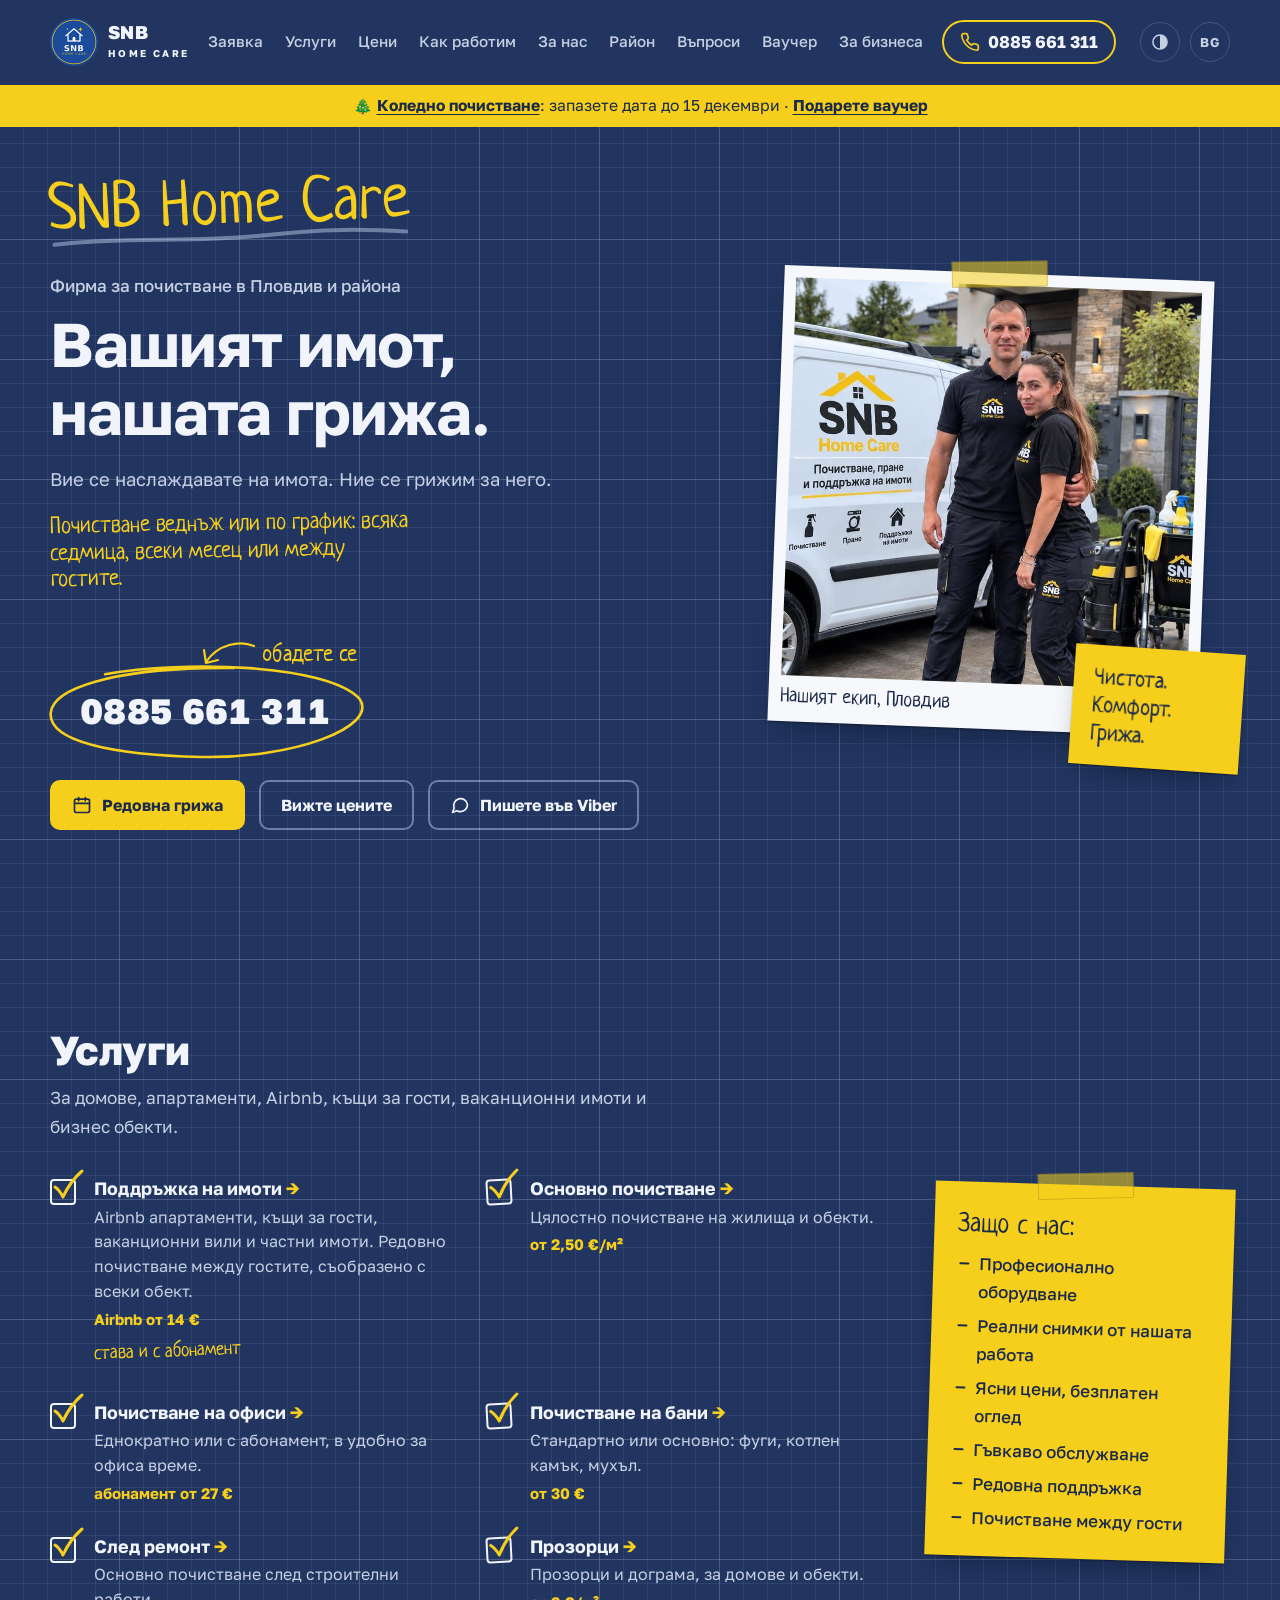
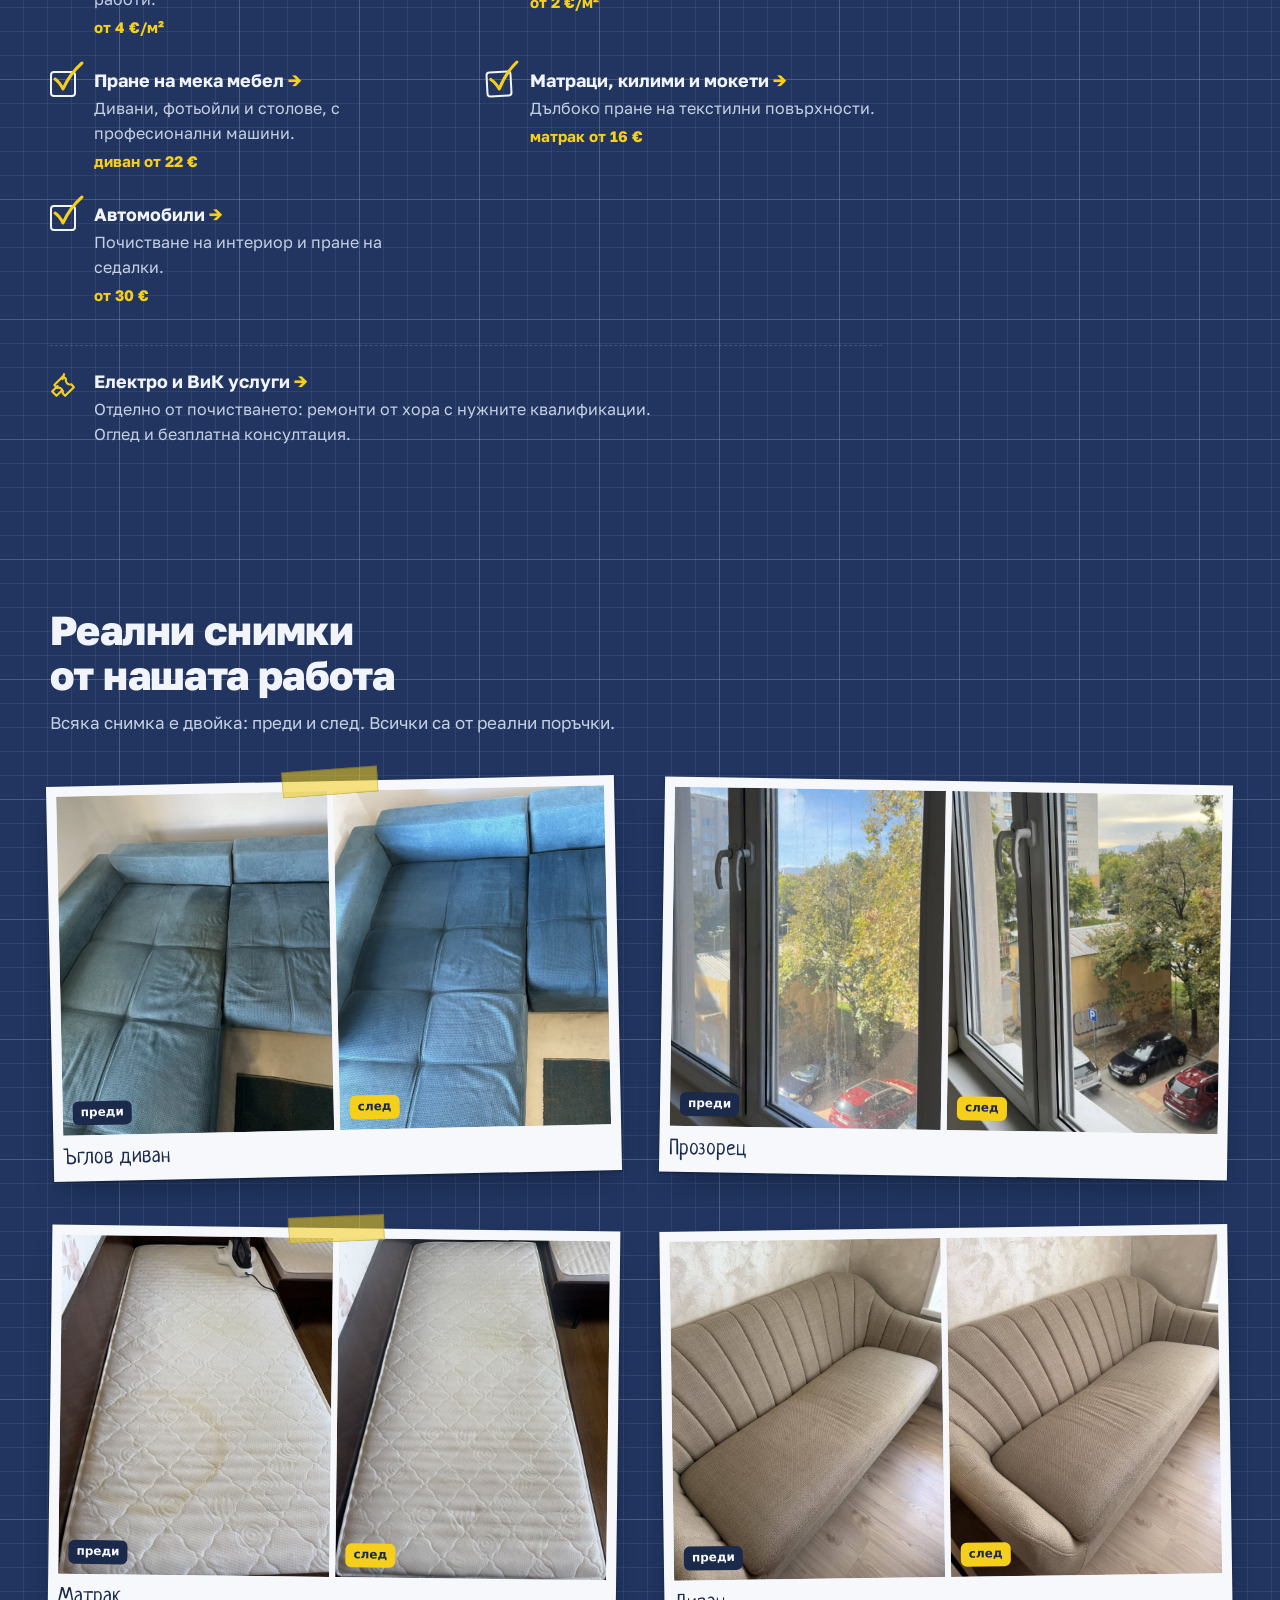
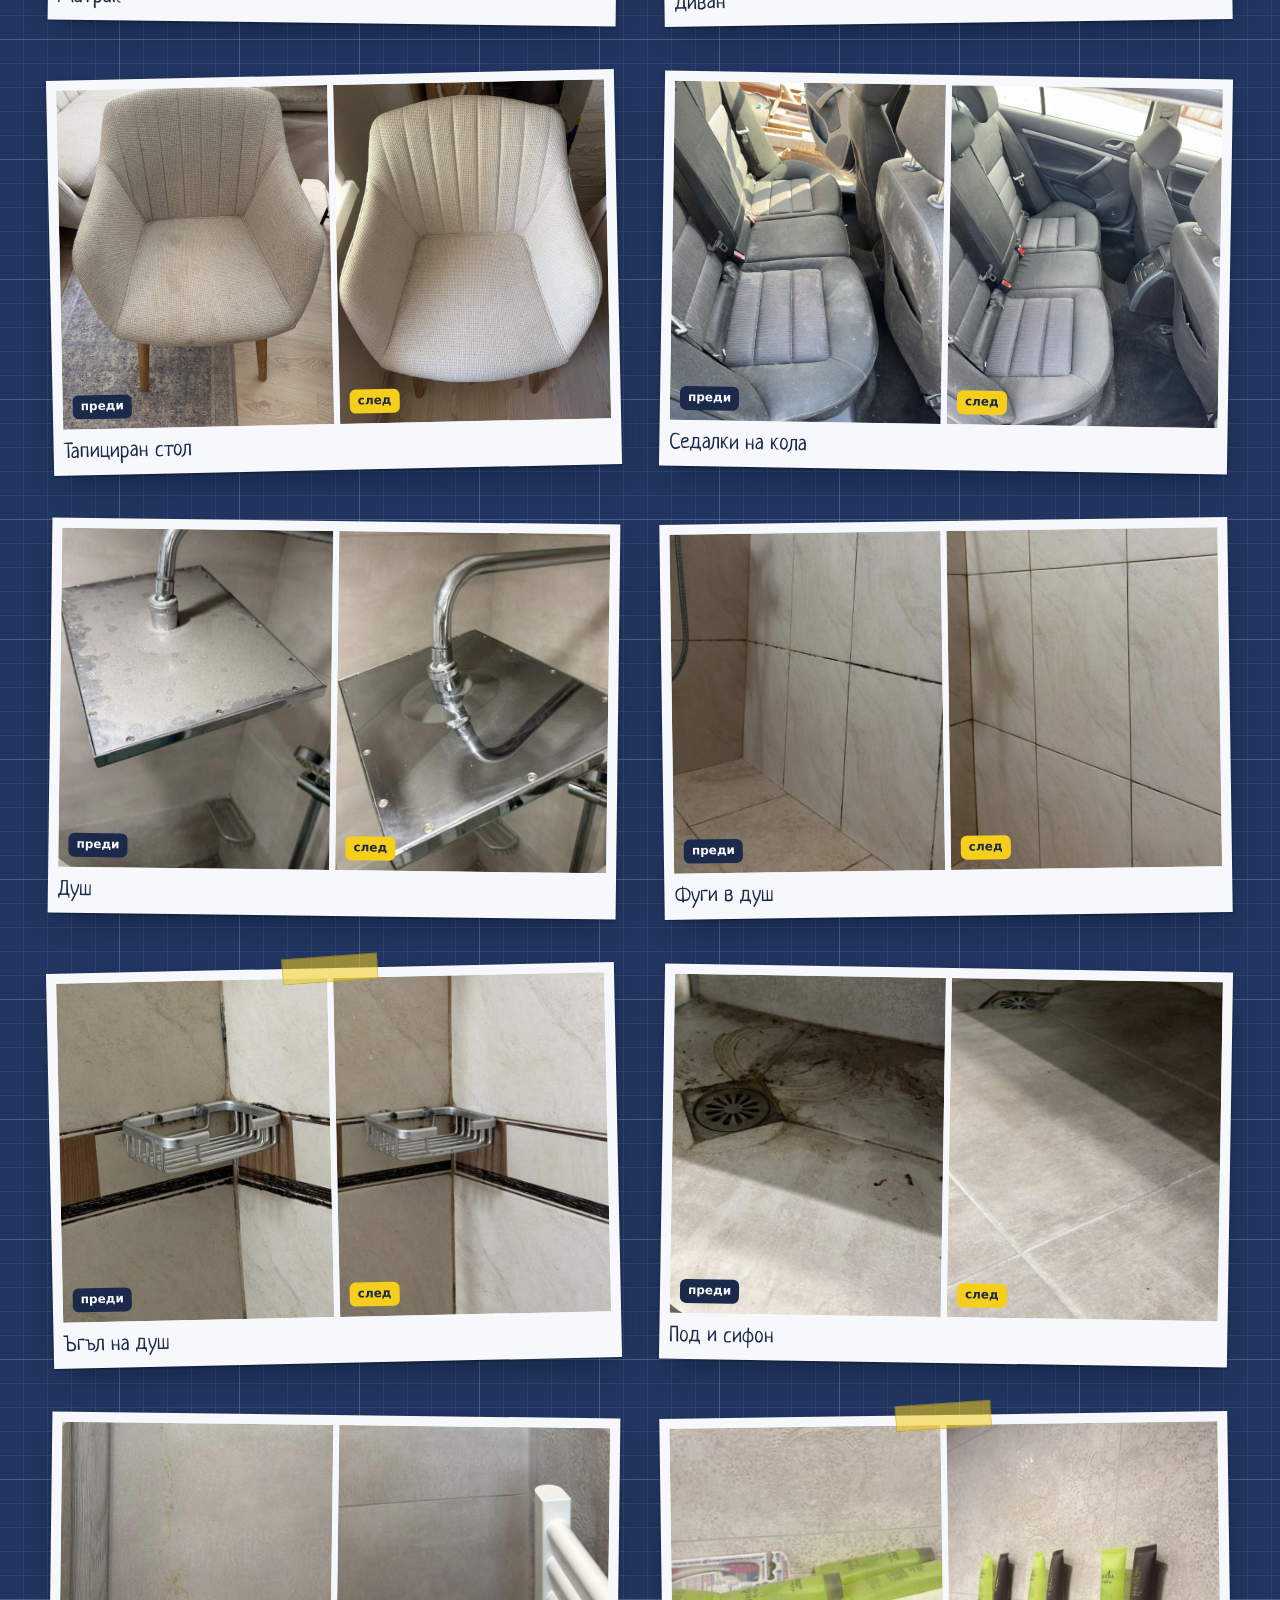
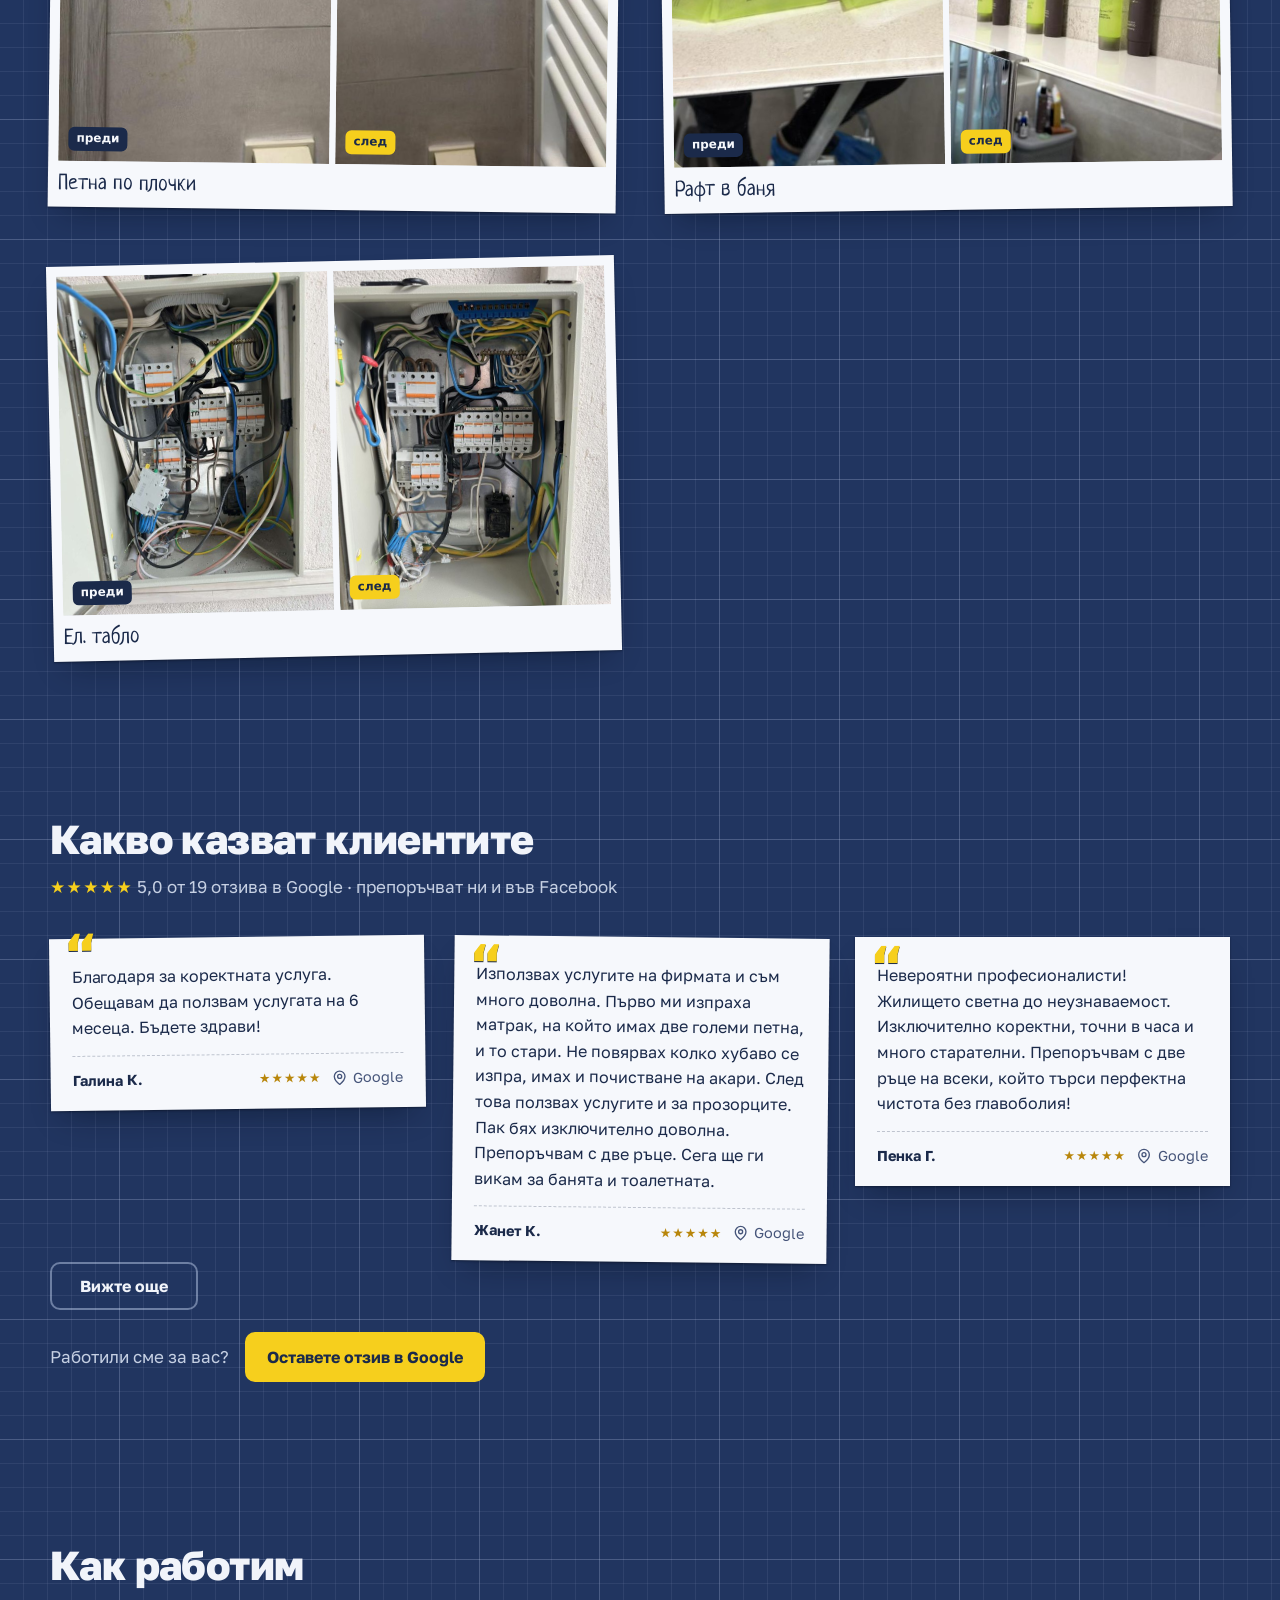
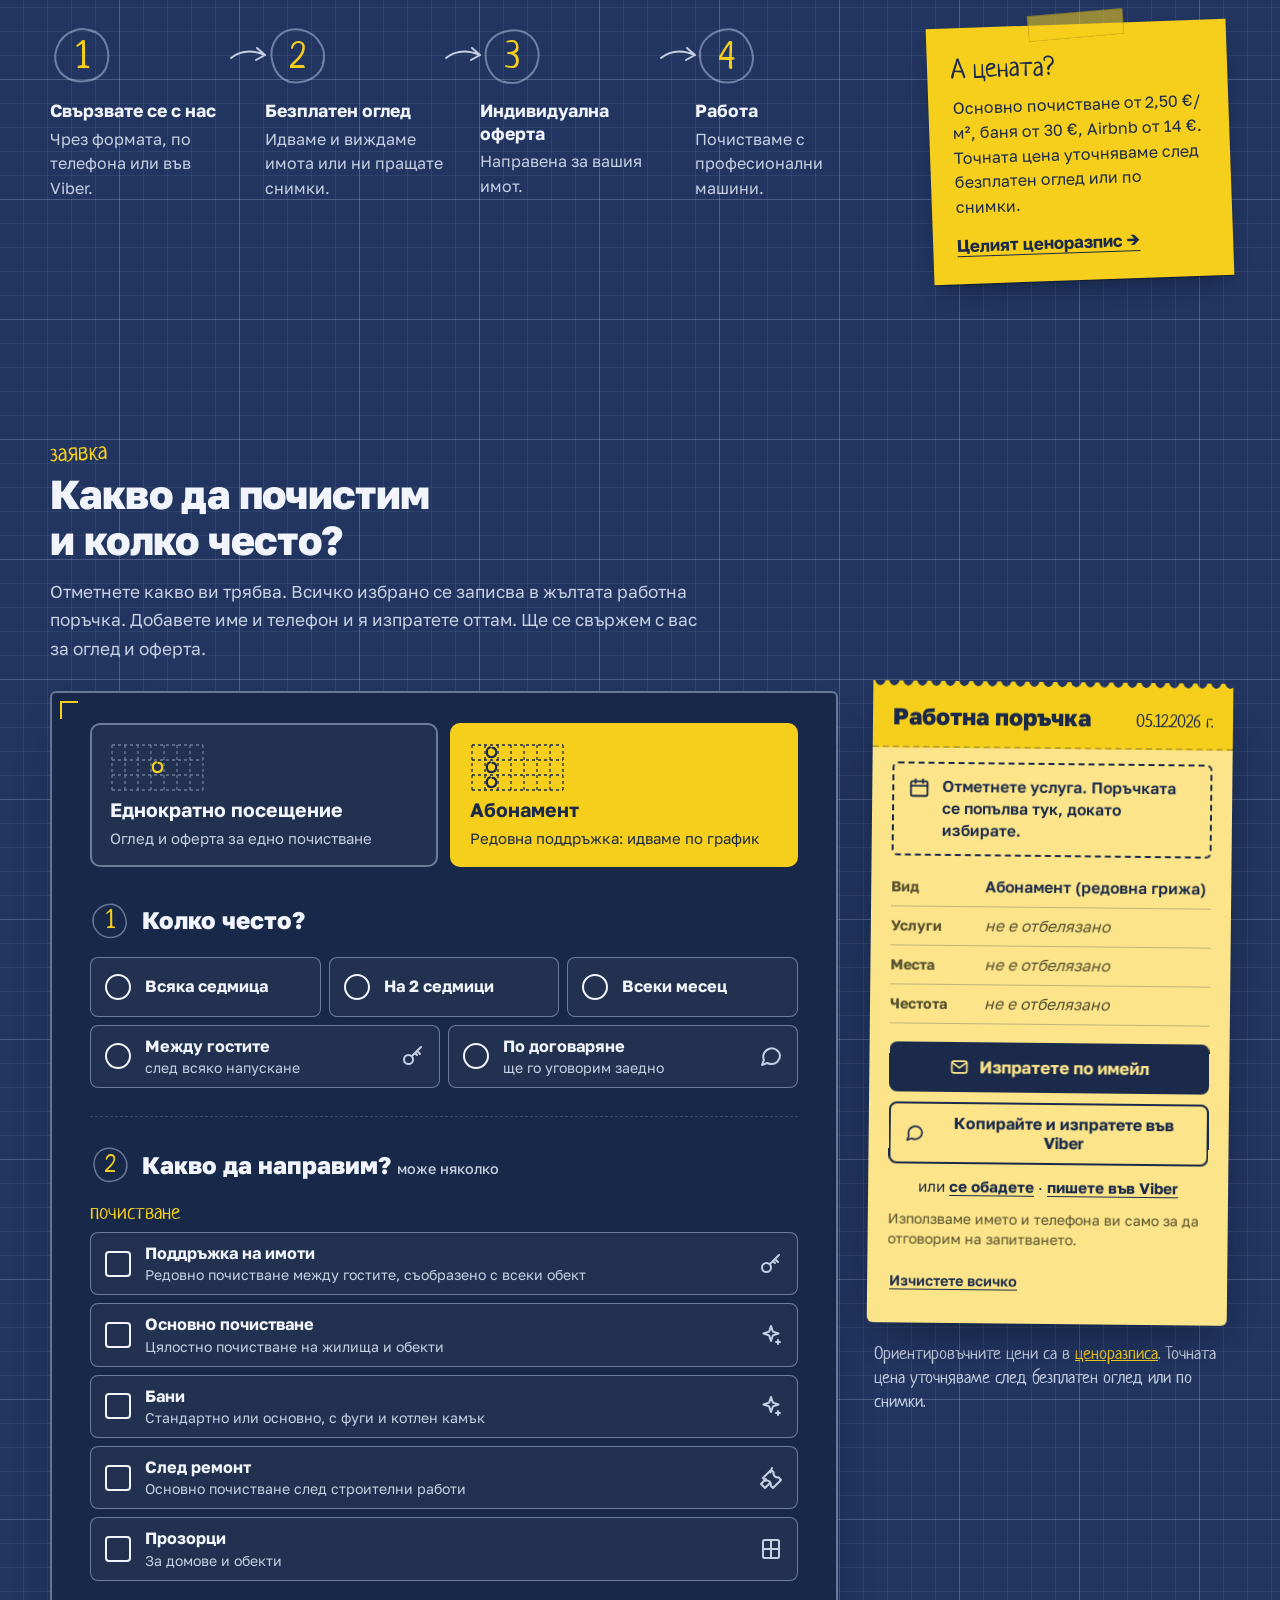
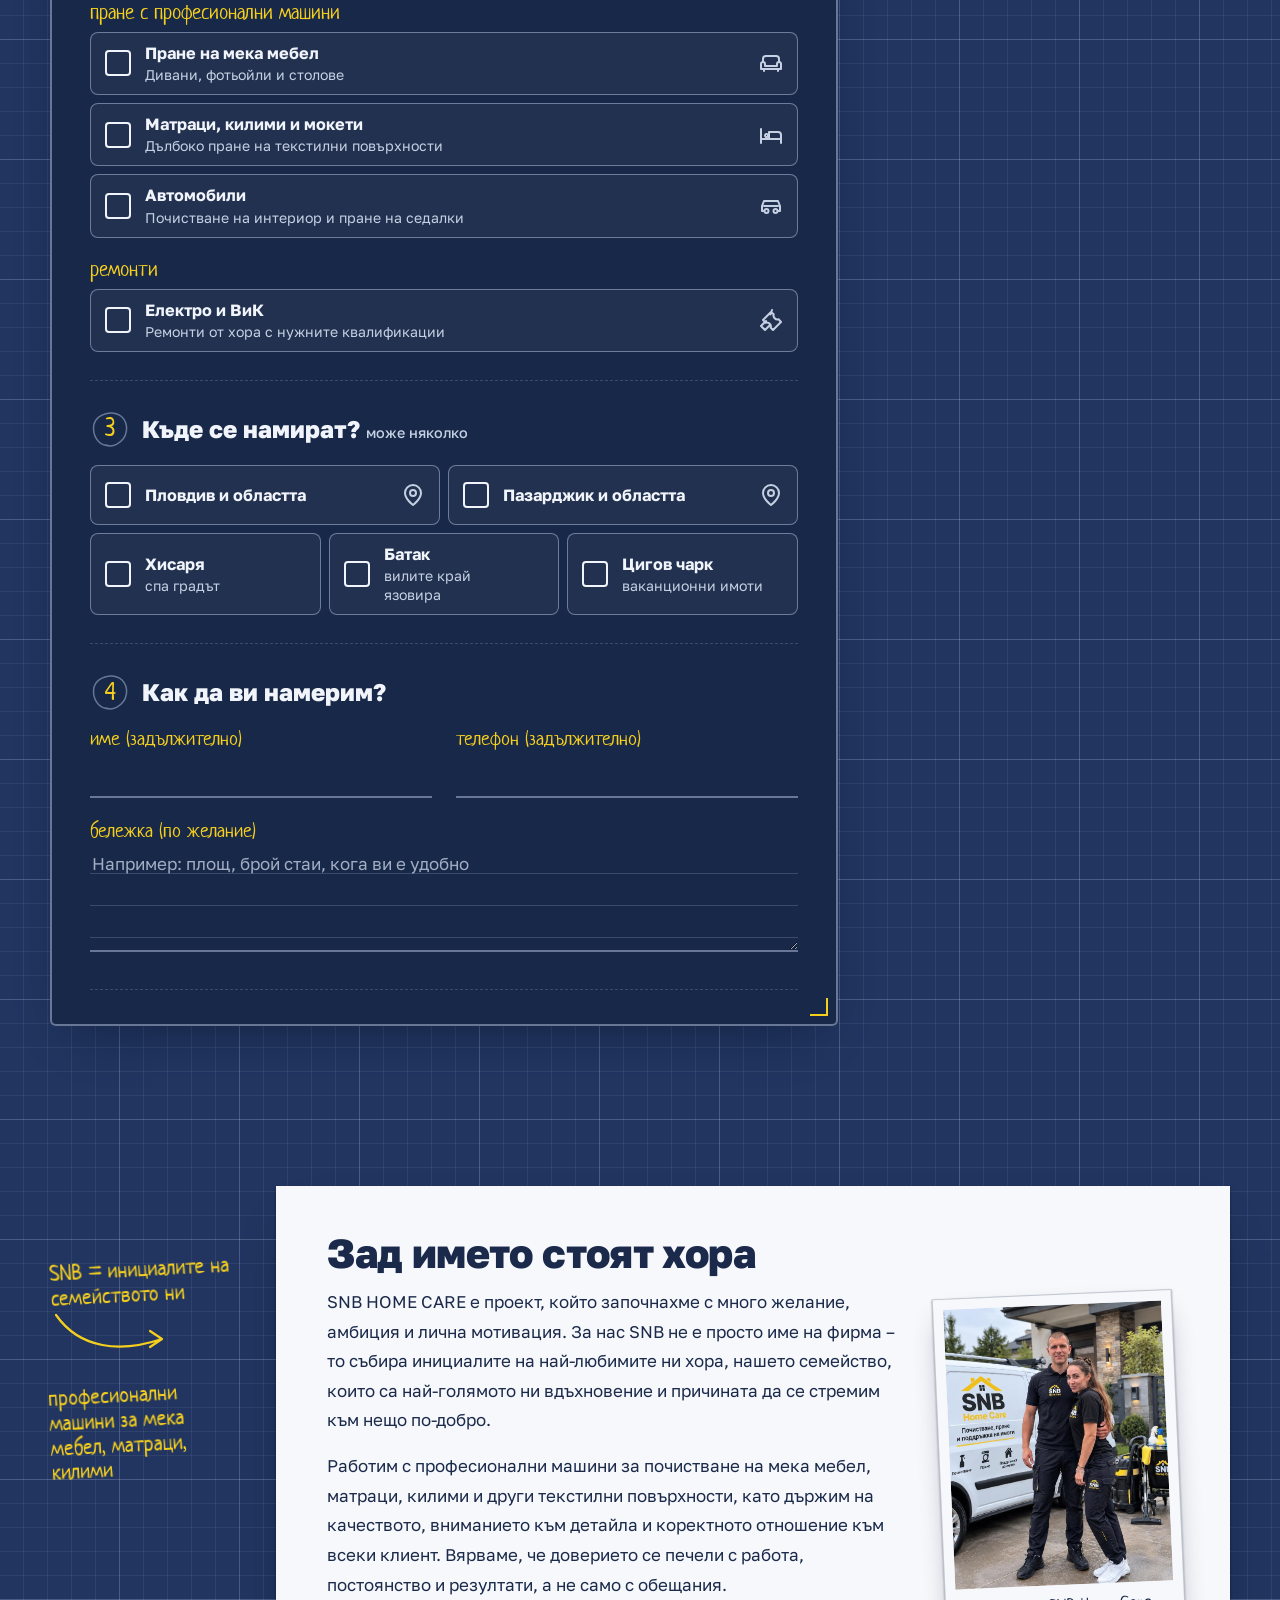
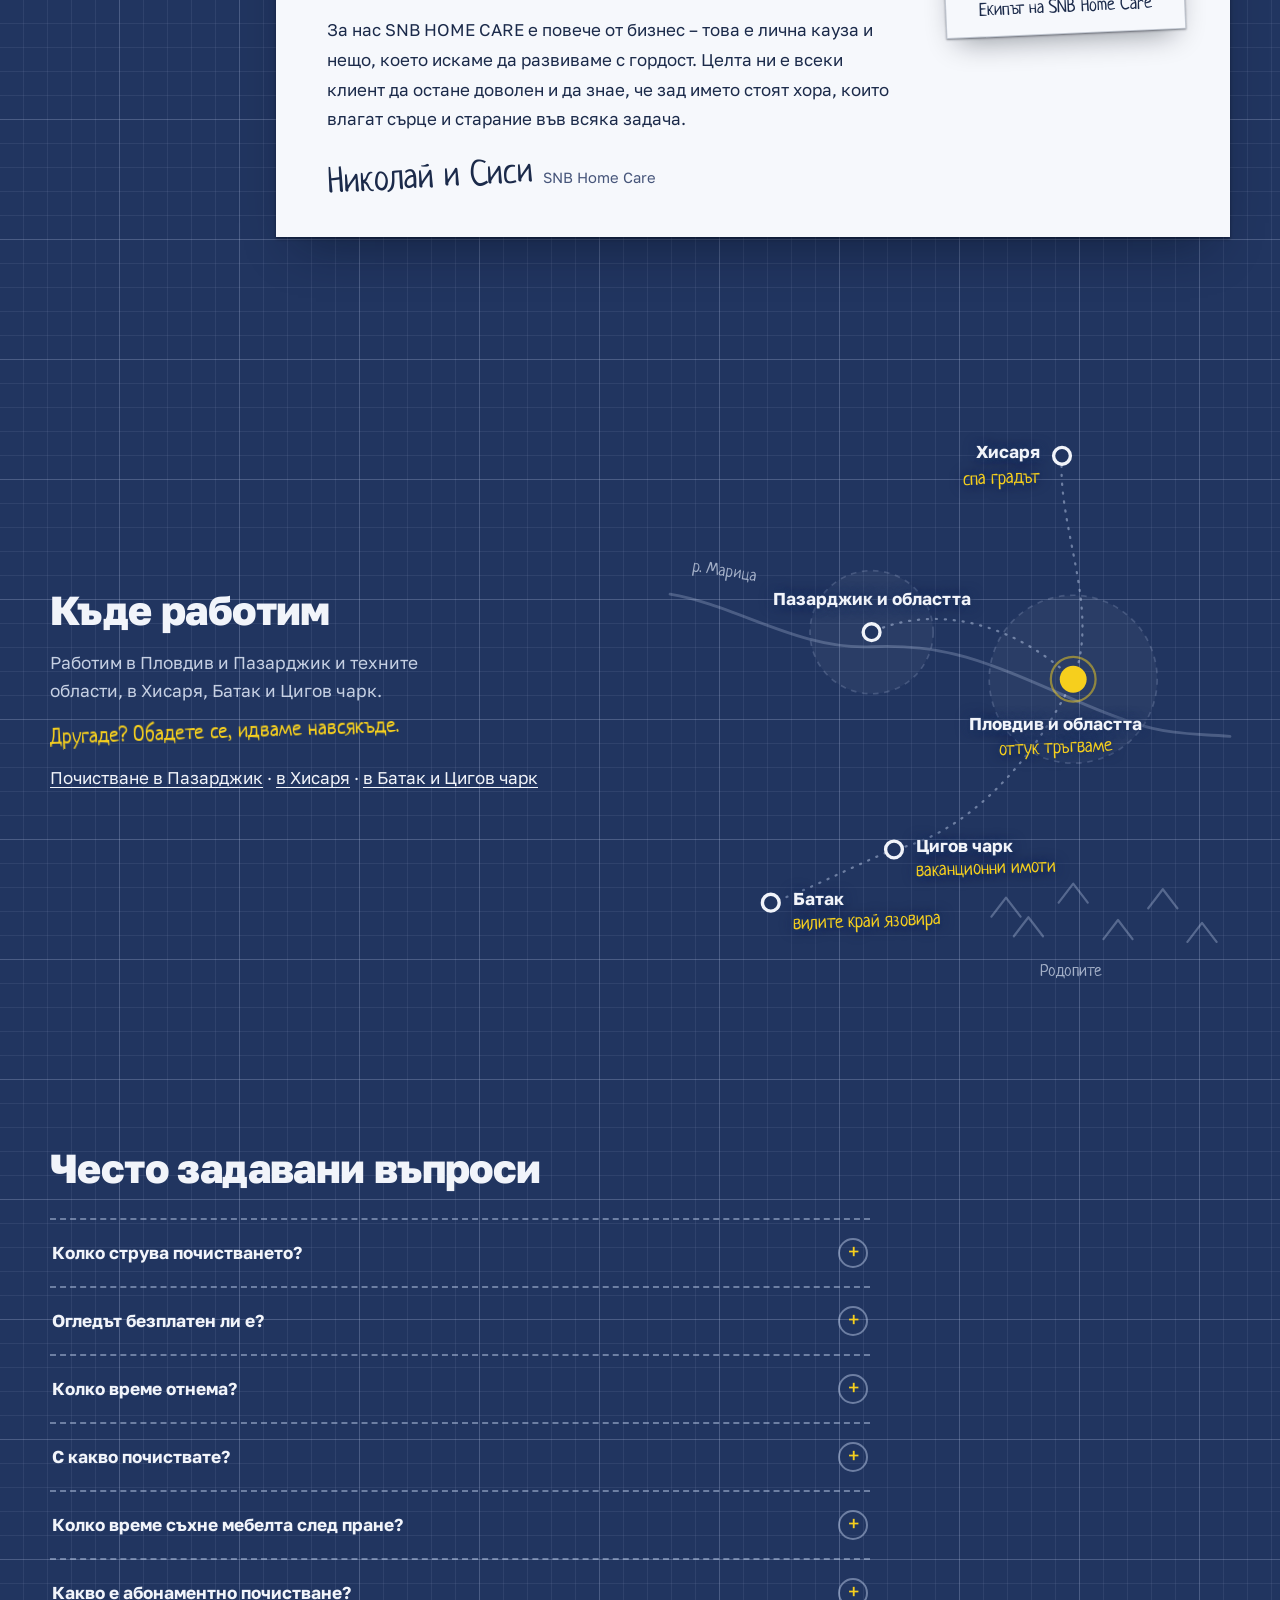
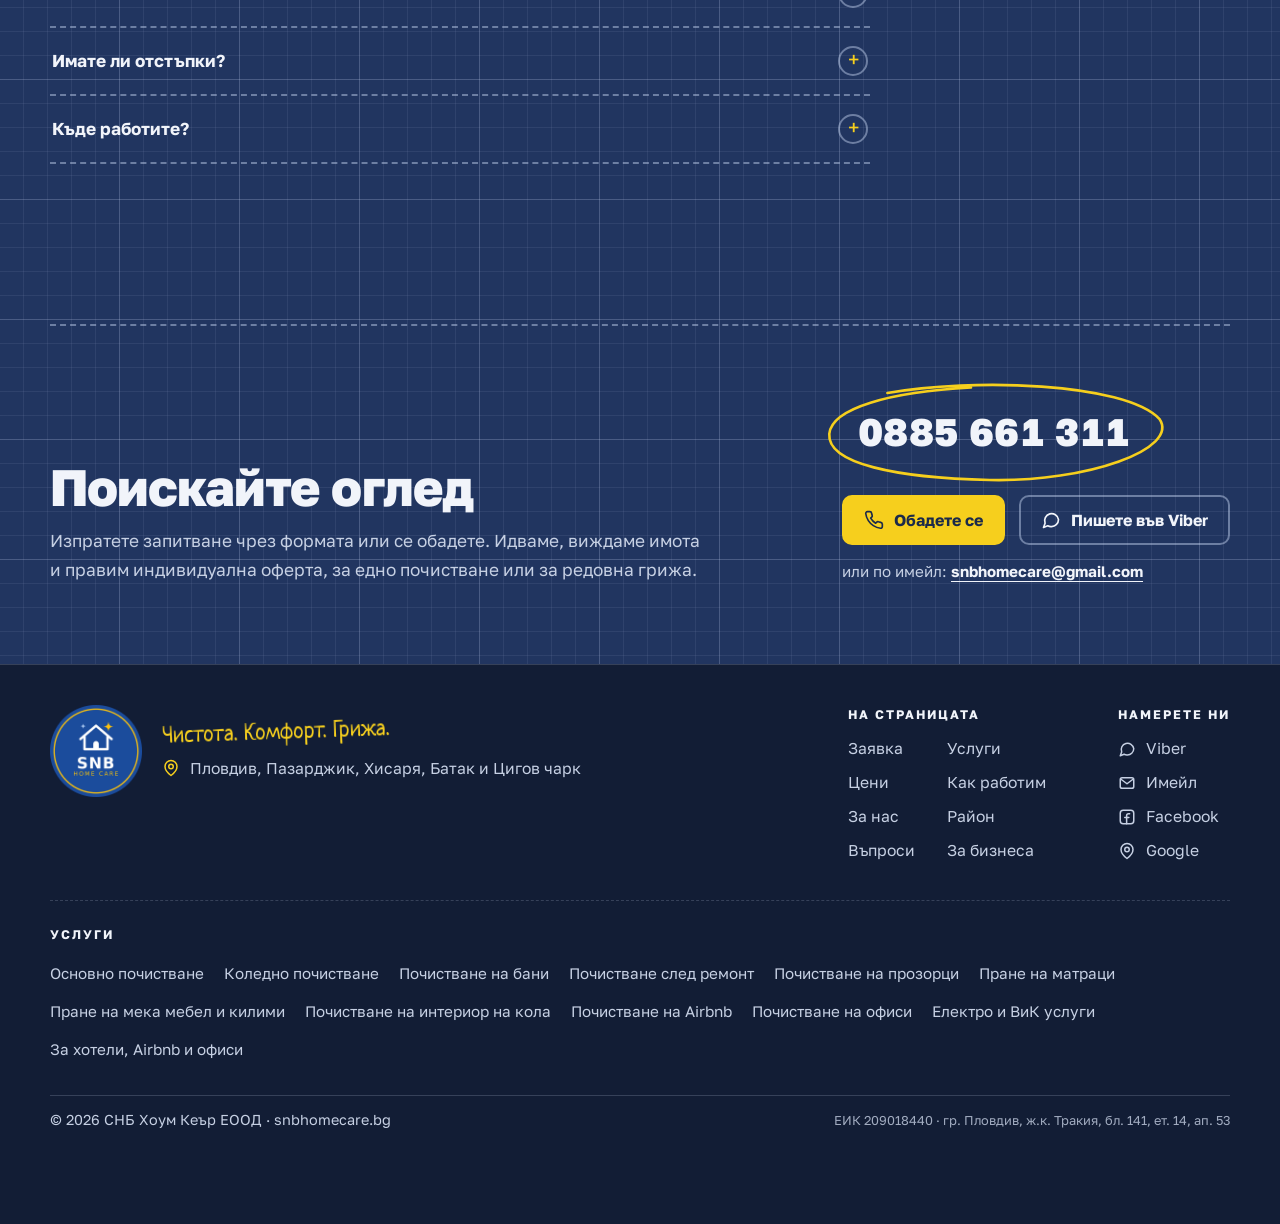
<file: index.html>
<!doctype html>
<html lang="bg" data-lang="bg">
<head>
<meta charset="utf-8">
<meta name="viewport" content="width=device-width, initial-scale=1, viewport-fit=cover">
<title>Фирма за почистване в Пловдив: SNB Home Care, пране на дивани и матраци</title>
<meta name="description" content="Почистване на домове, бани, Airbnb апартаменти, пране на мека мебел и матраци в Пловдив и района. Цени от 14 €, -15% на първото почистване над 40 €. Обадете се: 0885 661 311.">
<meta property="og:type" content="website">
<meta property="og:site_name" content="SNB Home Care">
<meta property="og:locale" content="bg_BG">
<meta property="og:title" content="SNB Home Care — Вашият имот, нашата грижа">
<meta property="og:description" content="Професионално почистване и поддръжка на имоти в Пловдив и района. Еднократно или с абонамент. Изпратете запитване онлайн.">
<meta property="og:url" content="https://snbhomecare.bg/">
<meta property="og:image" content="https://snbhomecare.bg/img/og.jpg">
<meta property="og:image:secure_url" content="https://snbhomecare.bg/img/og.jpg">
<meta property="og:image:type" content="image/jpeg">
<meta property="og:image:width" content="1200">
<meta property="og:image:height" content="630">
<meta property="og:image:alt" content="SNB Home Care: Вашият имот, нашата грижа. Почистване и поддръжка на имоти в Пловдив и региона, със снимка на Пловдив от Бунарджика">
<meta name="twitter:card" content="summary_large_image">
<meta name="twitter:title" content="SNB Home Care — Вашият имот, нашата грижа">
<meta name="twitter:description" content="Почистване и поддръжка на имоти в Пловдив и района. Изпратете запитване онлайн.">
<meta name="twitter:image" content="https://snbhomecare.bg/img/og.jpg">
<meta name="twitter:image:alt" content="SNB Home Care — Вашият имот, нашата грижа">
<meta name="theme-color" content="#121d35">
<link rel="canonical" href="https://snbhomecare.bg/">
<link rel="alternate" hreflang="bg" href="https://snbhomecare.bg/">
<link rel="alternate" hreflang="en" href="https://snbhomecare.bg/?lang=en">
<link rel="icon" href="img/favicon.png" type="image/png">
<link rel="apple-touch-icon" href="img/apple-touch-icon.png">
<script>try{var t=localStorage.getItem('snb-theme');if(t==='light'||t==='dark')document.documentElement.dataset.theme=t;}catch(e){}</script>
<link rel="preconnect" href="https://fonts.googleapis.com">
<link rel="preconnect" href="https://fonts.gstatic.com" crossorigin>
<link rel="stylesheet" href="https://fonts.googleapis.com/css2?family=Golos+Text:wght@400;500;600;700;800&family=Neucha&display=swap">
<link rel="stylesheet" href="css/style.css">
<!-- LD:start -->
<script type="application/ld+json">
{
 "@context": "https://schema.org",
 "@graph": [
  {
   "@type": "HomeAndConstructionBusiness",
   "@id": "https://snbhomecare.bg/#business",
   "name": "SNB Home Care",
   "legalName": "СНБ Хоум Кеър ЕООД",
   "taxID": "209018440",
   "slogan": "Вашият имот, нашата грижа",
   "description": "Почистване и поддръжка на имоти в Пловдив и района: домове, бани, Airbnb, хотели и офиси, пране на мека мебел, матраци и килими, интериор на автомобили, електро и ВиК услуги.",
   "url": "https://snbhomecare.bg/",
   "logo": "https://snbhomecare.bg/img/logo.png",
   "image": [
    "https://snbhomecare.bg/img/og.jpg",
    "https://snbhomecare.bg/img/team.jpg"
   ],
   "telephone": "+359885661311",
   "email": "snbhomecare@gmail.com",
   "priceRange": "€€",
   "currenciesAccepted": "EUR",
   "address": {
    "@type": "PostalAddress",
    "streetAddress": "ж.к. Тракия, бл. 141, ет. 14, ап. 53",
    "postalCode": "4023",
    "addressLocality": "Пловдив",
    "addressRegion": "Пловдив",
    "addressCountry": "BG"
   },
   "areaServed": [
    {
     "@type": "City",
     "name": "Пловдив"
    },
    {
     "@type": "City",
     "name": "Пазарджик"
    },
    {
     "@type": "City",
     "name": "Хисаря"
    },
    {
     "@type": "City",
     "name": "Батак"
    },
    {
     "@type": "City",
     "name": "Цигов чарк"
    }
   ],
   "sameAs": [
    "https://www.facebook.com/SNBHomeCare",
    "https://share.google/vhJVnm5u2xnnQxjWb"
   ],
   "hasOfferCatalog": {
    "@type": "OfferCatalog",
    "name": "Услуги",
    "itemListElement": [
     {
      "@type": "Offer",
      "itemOffered": {
       "@type": "Service",
       "name": "Основно почистване",
       "url": "https://snbhomecare.bg/uslugi/osnovno-pochistvane/"
      }
     },
     {
      "@type": "Offer",
      "itemOffered": {
       "@type": "Service",
       "name": "Коледно почистване",
       "url": "https://snbhomecare.bg/uslugi/koledno-pochistvane/"
      }
     },
     {
      "@type": "Offer",
      "itemOffered": {
       "@type": "Service",
       "name": "Почистване на бани",
       "url": "https://snbhomecare.bg/uslugi/pochistvane-na-bani/"
      }
     },
     {
      "@type": "Offer",
      "itemOffered": {
       "@type": "Service",
       "name": "Почистване след ремонт",
       "url": "https://snbhomecare.bg/uslugi/pochistvane-sled-remont/"
      }
     },
     {
      "@type": "Offer",
      "itemOffered": {
       "@type": "Service",
       "name": "Почистване на прозорци",
       "url": "https://snbhomecare.bg/uslugi/prozorci/"
      }
     },
     {
      "@type": "Offer",
      "itemOffered": {
       "@type": "Service",
       "name": "Пране на матраци",
       "url": "https://snbhomecare.bg/uslugi/prane-na-matraci/"
      }
     },
     {
      "@type": "Offer",
      "itemOffered": {
       "@type": "Service",
       "name": "Пране на мека мебел и килими",
       "url": "https://snbhomecare.bg/uslugi/prane-na-mebel/"
      }
     },
     {
      "@type": "Offer",
      "itemOffered": {
       "@type": "Service",
       "name": "Почистване на интериор на кола",
       "url": "https://snbhomecare.bg/uslugi/avtomobili/"
      }
     },
     {
      "@type": "Offer",
      "itemOffered": {
       "@type": "Service",
       "name": "Почистване на Airbnb",
       "url": "https://snbhomecare.bg/uslugi/airbnb/"
      }
     },
     {
      "@type": "Offer",
      "itemOffered": {
       "@type": "Service",
       "name": "Почистване на офиси",
       "url": "https://snbhomecare.bg/uslugi/pochistvane-na-ofisi/"
      }
     },
     {
      "@type": "Offer",
      "itemOffered": {
       "@type": "Service",
       "name": "Електро и ВиК услуги",
       "url": "https://snbhomecare.bg/uslugi/elektro-vik/"
      }
     }
    ]
   }
  },
  {
   "@type": "WebSite",
   "@id": "https://snbhomecare.bg/#website",
   "url": "https://snbhomecare.bg/",
   "name": "SNB Home Care",
   "inLanguage": [
    "bg",
    "en"
   ],
   "publisher": {
    "@id": "https://snbhomecare.bg/#business"
   }
  },
  {
   "@type": "FAQPage",
   "mainEntity": [
    {
     "@type": "Question",
     "name": "Колко струва почистването?",
     "acceptedAnswer": {
      "@type": "Answer",
      "text": "Ориентировъчните цени са в ценоразписа: основно почистване от 2,50 €/м², баня от 30 €, Airbnb от 14 €, матрак от 16 €. Точната цена казваме след безплатен оглед или по снимки. Минималната стойност на посещение е 35 € (не важи за Airbnb и Booking)."
     }
    },
    {
     "@type": "Question",
     "name": "Огледът безплатен ли е?",
     "acceptedAnswer": {
      "@type": "Answer",
      "text": "Да. Идваме, виждаме имота и казваме цената, без ангажимент. Може и по снимки във Viber, ако така ви е по-удобно."
     }
    },
    {
     "@type": "Question",
     "name": "Колко време отнема?",
     "acceptedAnswer": {
      "@type": "Answer",
      "text": "Зависи от обекта. За ориентир: поддържащо почистване на апартамент от 65–70 м² отнема на двама души около 2–3 часа, пране на единичен матрак около час, а на диван двойка 30–40 минути."
     }
    },
    {
     "@type": "Question",
     "name": "С какво почиствате?",
     "acceptedAnswer": {
      "@type": "Answer",
      "text": "С професионални машини за пране на мека мебел, матраци и килими и с подходящи препарати за всяка повърхност. Носим всичко необходимо."
     }
    },
    {
     "@type": "Question",
     "name": "Колко време съхне мебелта след пране?",
     "acceptedAnswer": {
      "@type": "Answer",
      "text": "Обикновено няколко часа, но зависи от времето, от материята и от проветряването. При влажно и студено време може да отнеме 1–2 дни. Ще ви кажем на място какво да очаквате."
     }
    },
    {
     "@type": "Question",
     "name": "Какво е абонаментно почистване?",
     "acceptedAnswer": {
      "@type": "Answer",
      "text": "Редовни посещения, например всяка седмица, през седмица или веднъж месечно. Цената е от 1,50 €/м², по-ниска от еднократното основно почистване. Подходящо е за домове, офиси и Airbnb."
     }
    },
    {
     "@type": "Question",
     "name": "Имате ли отстъпки?",
     "acceptedAnswer": {
      "@type": "Answer",
      "text": "Новите клиенти получават -15% на първото почистване над 40 €. При абонамент цената на квадратен метър е по-ниска."
     }
    },
    {
     "@type": "Question",
     "name": "Къде работите?",
     "acceptedAnswer": {
      "@type": "Answer",
      "text": "В Пловдив и областта, Пазарджик и областта, Хисаря, Батак и Цигов чарк. Другаде също идваме."
     }
    }
   ]
  }
 ]
}
</script>
<!-- LD:end -->
</head>
<body>
<svg width="0" height="0" style="position:absolute" aria-hidden="true">
  <symbol id="i-phone" viewBox="0 0 24 24"><path fill="none" stroke="currentColor" stroke-width="2" stroke-linecap="round" stroke-linejoin="round" d="M22 16.9v3a2 2 0 0 1-2.2 2 19.8 19.8 0 0 1-8.6-3.1 19.5 19.5 0 0 1-6-6A19.8 19.8 0 0 1 2.1 4.2 2 2 0 0 1 4.1 2h3a2 2 0 0 1 2 1.7c.1.9.4 1.8.7 2.7a2 2 0 0 1-.5 2.1L8 9.8a16 16 0 0 0 6 6l1.3-1.3a2 2 0 0 1 2.1-.4c.9.3 1.8.6 2.7.7a2 2 0 0 1 1.7 2Z"/></symbol>
  <symbol id="i-chat" viewBox="0 0 24 24"><path fill="none" stroke="currentColor" stroke-width="2" stroke-linecap="round" stroke-linejoin="round" d="M21 11.5a8.4 8.4 0 0 1-9 8.4 8.6 8.6 0 0 1-3.9-.9L3 21l1.9-5.1A8.4 8.4 0 1 1 21 11.5Z"/></symbol>
  <symbol id="i-pin" viewBox="0 0 24 24"><path fill="none" stroke="currentColor" stroke-width="2" stroke-linecap="round" stroke-linejoin="round" d="M20 10c0 6-8 12-8 12s-8-6-8-12a8 8 0 0 1 16 0Z"/><circle cx="12" cy="10" r="3" fill="none" stroke="currentColor" stroke-width="2"/></symbol>
  <symbol id="i-home" viewBox="0 0 24 24"><path fill="none" stroke="currentColor" stroke-width="2" stroke-linecap="round" stroke-linejoin="round" d="m3 10 9-7 9 7v10a2 2 0 0 1-2 2H5a2 2 0 0 1-2-2Z M9 22V12h6v10"/></symbol>
  <symbol id="i-key" viewBox="0 0 24 24"><circle cx="7.5" cy="15.5" r="4.5" fill="none" stroke="currentColor" stroke-width="2"/><path fill="none" stroke="currentColor" stroke-width="2" stroke-linecap="round" d="m10.7 12.3 9.3-9.3M16 7l3 3M14 9l2 2"/></symbol>
  <symbol id="i-sparkle" viewBox="0 0 24 24"><path fill="none" stroke="currentColor" stroke-width="2" stroke-linejoin="round" d="M12 3l1.9 5.6L19.5 10.5l-5.6 1.9L12 18l-1.9-5.6L4.5 10.5l5.6-1.9Z"/><path fill="none" stroke="currentColor" stroke-width="2" stroke-linecap="round" d="M19 17v4M17 19h4"/></symbol>
  <symbol id="i-sofa" viewBox="0 0 24 24"><path fill="none" stroke="currentColor" stroke-width="2" stroke-linecap="round" stroke-linejoin="round" d="M4 11V8a3 3 0 0 1 3-3h10a3 3 0 0 1 3 3v3M2 13a2 2 0 0 1 4 0v2h12v-2a2 2 0 0 1 4 0v5H2Z M5 18v2M19 18v2"/></symbol>
  <symbol id="i-bed" viewBox="0 0 24 24"><path fill="none" stroke="currentColor" stroke-width="2" stroke-linecap="round" stroke-linejoin="round" d="M2 20V6M2 16h20v4M22 16v-4a3 3 0 0 0-3-3H10v7M6 12.5a1.5 1.5 0 1 0 0-.01"/></symbol>
  <symbol id="i-car" viewBox="0 0 24 24"><path fill="none" stroke="currentColor" stroke-width="2" stroke-linecap="round" stroke-linejoin="round" d="M5 17H3v-5l2-5h14l2 5v5h-2M5 12h14"/><circle cx="7.5" cy="17" r="2" fill="none" stroke="currentColor" stroke-width="2"/><circle cx="16.5" cy="17" r="2" fill="none" stroke="currentColor" stroke-width="2"/></symbol>
  <symbol id="i-window" viewBox="0 0 24 24"><rect x="4" y="3" width="16" height="18" rx="1.5" fill="none" stroke="currentColor" stroke-width="2"/><path fill="none" stroke="currentColor" stroke-width="2" d="M12 3v18M4 12h16"/></symbol>
  <symbol id="i-tool" viewBox="0 0 24 24"><path fill="none" stroke="currentColor" stroke-width="2" stroke-linecap="round" stroke-linejoin="round" d="M14.7 6.3a4 4 0 0 0 5 5L22 14l-8 8-2.3-2.3a4 4 0 0 0-5-5L4 12l8-8Z M13 2l-1.5 4.5M7 13l-5 5 4 4 5-5"/></symbol>
  <symbol id="i-cal" viewBox="0 0 24 24"><rect x="3" y="5" width="18" height="16" rx="2" fill="none" stroke="currentColor" stroke-width="2"/><path fill="none" stroke="currentColor" stroke-width="2" stroke-linecap="round" d="M3 10h18M8 3v4M16 3v4"/></symbol>
  <symbol id="i-mail" viewBox="0 0 24 24"><rect x="3" y="5" width="18" height="14" rx="2.5" fill="none" stroke="currentColor" stroke-width="2"/><path d="m4 7 8 6 8-6" fill="none" stroke="currentColor" stroke-width="2" stroke-linecap="round" stroke-linejoin="round"/></symbol>
  <symbol id="i-fb" viewBox="0 0 24 24"><rect x="3" y="3" width="18" height="18" rx="4" fill="none" stroke="currentColor" stroke-width="2"/><path fill="none" stroke="currentColor" stroke-width="2" stroke-linecap="round" stroke-linejoin="round" d="M15.5 7.5H14a2.5 2.5 0 0 0-2.5 2.5v11M9 12.5h5.5"/></symbol>
</svg>

  <header class="top gutter">
    <div class="wrap">
      <a class="logo" href="#hero" data-bg-aria-label="SNB Home Care, начало" data-en-aria-label="SNB Home Care, home">
        <img src="img/logo-96.png" width="48" height="48" alt="">
        <span><b>SNB</b><small>HOME CARE</small></span>
      </a>
      <nav id="nav" data-bg-aria-label="Основна навигация" data-en-aria-label="Main navigation">
        <a href="#order"><span lang="bg">Заявка</span><span lang="en">Request</span></a>
        <a href="#services"><span lang="bg">Услуги</span><span lang="en">Services</span></a>
        <a href="/ceni/"><span lang="bg">Цени</span><span lang="en">Prices</span></a>
        <a href="#steps"><span lang="bg">Как работим</span><span lang="en">How it works</span></a>
        <a href="#about"><span lang="bg">За нас</span><span lang="en">About us</span></a>
        <a href="#area"><span lang="bg">Район</span><span lang="en">Area</span></a>
        <a href="#faq"><span lang="bg">Въпроси</span><span lang="en">FAQ</span></a>
        <a href="/vaucher/"><span lang="bg">Ваучер</span><span lang="en">Gift voucher</span></a>
        <a href="/za-biznesa/"><span lang="bg">За бизнеса</span><span lang="en">For businesses</span></a>
      </nav>
      <div class="top-right">
        <a class="tel" href="tel:+359885661311">
          <svg aria-hidden="true"><use href="#i-phone"/></svg>
          <span lang="bg">0885 661 311</span><span lang="en">+359 885 661 311</span>
        </a>
        <button type="button" class="round theme" id="theme" data-mode="system">
          <svg class="t-system" viewBox="0 0 24 24" aria-hidden="true"><circle cx="12" cy="12" r="8.5" fill="none" stroke="currentColor" stroke-width="1.8"/><path d="M12 3.5a8.5 8.5 0 0 1 0 17z" fill="currentColor"/></svg>
          <svg class="t-light" viewBox="0 0 24 24" aria-hidden="true"><circle cx="12" cy="12" r="4.2" fill="none" stroke="currentColor" stroke-width="1.8"/><path d="M12 2.5v2.6M12 18.9v2.6M2.5 12h2.6M18.9 12h2.6M5.3 5.3l1.8 1.8M16.9 16.9l1.8 1.8M5.3 18.7l1.8-1.8M16.9 7.1l1.8-1.8" stroke="currentColor" stroke-width="1.8" stroke-linecap="round"/></svg>
          <svg class="t-dark" viewBox="0 0 24 24" aria-hidden="true"><path d="M20 14.6A8.5 8.5 0 1 1 9.4 4a6.8 6.8 0 0 0 10.6 10.6z" fill="none" stroke="currentColor" stroke-width="1.8" stroke-linejoin="round"/></svg>
        </button>
        <button type="button" class="round lang-btn" id="lang" data-lang-set="en" aria-label="English" title="English">BG</button>
        <button type="button" class="round menu-btn" id="menu" aria-expanded="false" aria-controls="nav" aria-label="Меню" data-bg-aria-label="Меню" data-en-aria-label="Menu">
          <svg class="m-open" viewBox="0 0 24 24" aria-hidden="true"><path d="M4 7h16M4 12h16M4 17h16" fill="none" stroke="currentColor" stroke-width="2" stroke-linecap="round"/></svg>
          <svg class="m-close" viewBox="0 0 24 24" aria-hidden="true"><path d="M6 6l12 12M18 6 6 18" fill="none" stroke="currentColor" stroke-width="2" stroke-linecap="round"/></svg>
        </button>
      </div>
    </div>
  </header>

  <main>
    <!-- SEASON: Christmas strip, hidden by main.js after data-until -->
    <p class="season gutter" data-until="2027-01-01"><span lang="bg">🎄 <a href="/uslugi/koledno-pochistvane/"><b>Коледно почистване</b></a>: запазете дата до 15 декември · <a href="/vaucher/">Подарете ваучер</a></span><span lang="en">🎄 <a href="/uslugi/koledno-pochistvane/"><b>Christmas cleaning</b></a>: book a date by 15 December · <a href="/vaucher/">Give a voucher</a></span></p>
    <!-- HERO -->
    <section class="hero gutter" id="hero">
      <div class="wrap">
        <div>
          <p class="hand name-note">SNB Home Care
            <svg class="ul" viewBox="0 0 240 14" preserveAspectRatio="none" aria-hidden="true"><path d="M3 9 C 50 3, 95 12, 140 7 S 210 4, 237 8" fill="none" stroke="currentColor" stroke-width="4" stroke-linecap="round" vector-effect="non-scaling-stroke"/></svg>
          </p>
          <p class="what"><span lang="bg">Фирма за почистване в Пловдив и района</span><span lang="en">A cleaning company in Plovdiv and the area</span></p>
          <h1><span lang="bg">Вашият имот, нашата грижа.</span><span lang="en">Your property, our care.</span></h1>
          <p class="second"><span lang="bg">Вие се наслаждавате на имота. Ние се грижим за него.</span><span lang="en">You enjoy the property. We take care of it.</span></p>
          <p class="hand often"><span lang="bg">Почистване веднъж или по график: всяка седмица, всеки месец или между гостите.</span><span lang="en">Cleaning once or on a schedule: every week, every month or between guests.</span></p>

          <!-- phones only: a photo of the team in the first screen, the "once or regularly" note stuck on it -->
          <figure class="hero-team">
            <div class="print tape">
              <img src="img/team.jpg" width="747" height="1000" alt="Екипът на SNB Home Care в работни дрехи" data-bg-alt="Екипът на SNB Home Care в работни дрехи" data-en-alt="The SNB Home Care team in work clothes">
              <figcaption><span lang="bg">Екипът на SNB</span><span lang="en">The SNB team</span></figcaption>
            </div>
            <p class="sticky hand"><span lang="bg">Почистване веднъж или по график: всяка седмица, всеки месец или между гостите.</span><span lang="en">Cleaning once or on a schedule: every week, every month or between guests.</span></p>
          </figure>

          <div class="phone-row">
            <a class="circled" href="tel:+359885661311">
              <span lang="bg">0885 661 311</span><span lang="en">+359 885 661 311</span>
              <svg class="ring" viewBox="0 0 300 100" preserveAspectRatio="none" aria-hidden="true"><path pathLength="1" d="M58 14 C 130 0, 262 4, 292 38 C 310 66, 230 97, 146 95 C 66 93, 6 80, 8 52 C 10 26, 70 10, 150 8 C 190 7, 214 9, 236 13" fill="none" stroke="currentColor" stroke-width="2.6" stroke-linecap="round" vector-effect="non-scaling-stroke"/></svg>
            </a>
            <span class="hand aside-note" aria-hidden="true">
              <svg viewBox="0 0 56 34"><path d="M54 8 C 40 2, 18 6, 6 24 M4 12 L6 25 L18 22" fill="none" stroke="currentColor" stroke-width="2.2" stroke-linecap="round" stroke-linejoin="round"/></svg>
              <span lang="bg">обадете се</span><span lang="en">call us</span>
            </span>
          </div>

          <div class="actions">
            <a class="btn btn-fill" href="#order" data-mode-go="sub">
              <svg aria-hidden="true"><use href="#i-cal"/></svg>
              <span lang="bg">Редовна грижа</span><span lang="en">Regular care</span>
            </a>
            <a class="btn btn-line" href="/ceni/">
              <span lang="bg">Вижте цените</span><span lang="en">See our prices</span>
            </a>
            <a class="btn btn-line btn-viber" href="viber://chat?number=%2B359885661311">
              <svg aria-hidden="true"><use href="#i-chat"/></svg>
              <span lang="bg">Пишете във Viber</span><span lang="en">Message us on Viber</span>
            </a>
          </div>
        </div>

        <figure class="hero-photo">
          <div class="print tape">
            <img class="team" src="img/team.jpg" width="747" height="1000" alt="Екипът на SNB Home Care пред служебния бус" data-bg-alt="Екипът на SNB Home Care пред служебния бус" data-en-alt="The SNB Home Care team by the company van">
            <figcaption><span lang="bg">Нашият екип, Пловдив</span><span lang="en">Our team, Plovdiv</span></figcaption>
          </div>
          <p class="sticky triplet"><span lang="bg">Чистота.<br>Комфорт.<br>Грижа.</span><span lang="en">Clean.<br>Comfort.<br>Care.</span></p>
        </figure>
      </div>
    </section>

    <!-- SERVICES -->
    <section class="sec gutter" id="services">
      <div class="wrap">
        <h2 data-land><span lang="bg">Услуги</span><span lang="en">Services</span></h2>
        <p class="lede"><span lang="bg">За домове, апартаменти, Airbnb, къщи за гости, ваканционни имоти и бизнес обекти.</span><span lang="en">For homes, apartments, Airbnb, guest houses, holiday properties and business premises.</span></p>
        <div class="svc-grid">
          <div>
          <ul class="svc">
            <li><span class="tick" aria-hidden="true"><svg viewBox="0 0 34 34"><path d="M5 18 C 8 20, 11 24, 13 28 C 18 17, 24 9, 32 2" fill="none" stroke="currentColor" stroke-width="3" stroke-linecap="round" stroke-linejoin="round"/></svg></span>
              <div><h3><a href="/uslugi/airbnb/"><span lang="bg">Поддръжка на имоти</span><span lang="en">Property care</span></a></h3>
              <p lang="bg">Airbnb апартаменти, къщи за гости, ваканционни вили и частни имоти. Редовно почистване между гостите, съобразено с всеки обект.</p><p lang="en">Airbnb apartments, guest houses, holiday villas and private homes. Regular cleaning between guests, set up for each property.</p>
              <a class="from" href="/ceni/"><span lang="bg">Airbnb от 14 €</span><span lang="en">Airbnb from €14</span></a><a class="hand also" href="#order" data-mode-go="sub"><span lang="bg">става и с абонамент</span><span lang="en">also as a subscription</span></a></div></li>
            <li><span class="tick" aria-hidden="true"><svg viewBox="0 0 34 34"><path d="M5 18 C 8 20, 11 24, 13 28 C 18 17, 24 9, 32 2" fill="none" stroke="currentColor" stroke-width="3" stroke-linecap="round" stroke-linejoin="round"/></svg></span>
              <div><h3><a href="/uslugi/osnovno-pochistvane/"><span lang="bg">Основно почистване</span><span lang="en">Deep cleaning</span></a></h3>
              <p lang="bg">Цялостно почистване на жилища и обекти.</p><p lang="en">A thorough clean of homes and premises.</p>
              <a class="from" href="/ceni/"><span lang="bg">от 2,50 €/м²</span><span lang="en">from €2.50/m²</span></a></div></li>
            <li><span class="tick" aria-hidden="true"><svg viewBox="0 0 34 34"><path d="M5 18 C 8 20, 11 24, 13 28 C 18 17, 24 9, 32 2" fill="none" stroke="currentColor" stroke-width="3" stroke-linecap="round" stroke-linejoin="round"/></svg></span>
              <div><h3><a href="/uslugi/pochistvane-na-ofisi/"><span lang="bg">Почистване на офиси</span><span lang="en">Office cleaning</span></a></h3>
              <p lang="bg">Еднократно или с абонамент, в удобно за офиса време.</p><p lang="en">One-off or as a subscription, at a time that suits the office.</p>
              <a class="from" href="/ceni/"><span lang="bg">абонамент от 27 €</span><span lang="en">subscription from €27</span></a></div></li>
            <li><span class="tick" aria-hidden="true"><svg viewBox="0 0 34 34"><path d="M5 18 C 8 20, 11 24, 13 28 C 18 17, 24 9, 32 2" fill="none" stroke="currentColor" stroke-width="3" stroke-linecap="round" stroke-linejoin="round"/></svg></span>
              <div><h3><a href="/uslugi/pochistvane-na-bani/"><span lang="bg">Почистване на бани</span><span lang="en">Bathroom cleaning</span></a></h3>
              <p lang="bg">Стандартно или основно: фуги, котлен камък, мухъл.</p><p lang="en">Standard or deep: grout, limescale, mould.</p>
              <a class="from" href="/ceni/"><span lang="bg">от 30 €</span><span lang="en">from €30</span></a></div></li>
            <li><span class="tick" aria-hidden="true"><svg viewBox="0 0 34 34"><path d="M5 18 C 8 20, 11 24, 13 28 C 18 17, 24 9, 32 2" fill="none" stroke="currentColor" stroke-width="3" stroke-linecap="round" stroke-linejoin="round"/></svg></span>
              <div><h3><a href="/uslugi/pochistvane-sled-remont/"><span lang="bg">След ремонт</span><span lang="en">After renovation</span></a></h3>
              <p lang="bg">Основно почистване след строителни работи.</p><p lang="en">A deep clean after building work.</p>
              <a class="from" href="/ceni/"><span lang="bg">от 4 €/м²</span><span lang="en">from €4/m²</span></a></div></li>
            <li><span class="tick" aria-hidden="true"><svg viewBox="0 0 34 34"><path d="M5 18 C 8 20, 11 24, 13 28 C 18 17, 24 9, 32 2" fill="none" stroke="currentColor" stroke-width="3" stroke-linecap="round" stroke-linejoin="round"/></svg></span>
              <div><h3><a href="/uslugi/prozorci/"><span lang="bg">Прозорци</span><span lang="en">Windows</span></a></h3>
              <p lang="bg">Прозорци и дограма, за домове и обекти.</p><p lang="en">Windows and frames, for homes and premises.</p>
              <a class="from" href="/ceni/"><span lang="bg">от 2 €/м²</span><span lang="en">from €2/m²</span></a></div></li>
            <li><span class="tick" aria-hidden="true"><svg viewBox="0 0 34 34"><path d="M5 18 C 8 20, 11 24, 13 28 C 18 17, 24 9, 32 2" fill="none" stroke="currentColor" stroke-width="3" stroke-linecap="round" stroke-linejoin="round"/></svg></span>
              <div><h3><a href="/uslugi/prane-na-mebel/"><span lang="bg">Пране на мека мебел</span><span lang="en">Upholstery washing</span></a></h3>
              <p lang="bg">Дивани, фотьойли и столове, с професионални машини.</p><p lang="en">Sofas, armchairs and chairs, with professional machines.</p>
              <a class="from" href="/ceni/"><span lang="bg">диван от 22 €</span><span lang="en">sofa from €22</span></a></div></li>
            <li><span class="tick" aria-hidden="true"><svg viewBox="0 0 34 34"><path d="M5 18 C 8 20, 11 24, 13 28 C 18 17, 24 9, 32 2" fill="none" stroke="currentColor" stroke-width="3" stroke-linecap="round" stroke-linejoin="round"/></svg></span>
              <div><h3><a href="/uslugi/prane-na-matraci/"><span lang="bg">Матраци, килими и мокети</span><span lang="en">Mattresses, rugs and carpets</span></a></h3>
              <p lang="bg">Дълбоко пране на текстилни повърхности.</p><p lang="en">Deep washing of textile surfaces.</p>
              <a class="from" href="/ceni/"><span lang="bg">матрак от 16 €</span><span lang="en">mattress from €16</span></a></div></li>
            <li><span class="tick" aria-hidden="true"><svg viewBox="0 0 34 34"><path d="M5 18 C 8 20, 11 24, 13 28 C 18 17, 24 9, 32 2" fill="none" stroke="currentColor" stroke-width="3" stroke-linecap="round" stroke-linejoin="round"/></svg></span>
              <div><h3><a href="/uslugi/avtomobili/"><span lang="bg">Автомобили</span><span lang="en">Cars</span></a></h3>
              <p lang="bg">Почистване на интериор и пране на седалки.</p><p lang="en">Interior cleaning and seat washing.</p>
              <a class="from" href="/ceni/"><span lang="bg">от 30 €</span><span lang="en">from €30</span></a></div></li>
          </ul>
          <div class="svc-repair">
            <svg class="ico" aria-hidden="true"><use href="#i-tool"/></svg>
            <div>
              <h3><a href="/uslugi/elektro-vik/"><span lang="bg">Електро и ВиК услуги</span><span lang="en">Electrical and plumbing</span></a></h3>
              <p><span lang="bg">Отделно от почистването: ремонти от хора с нужните квалификации. Оглед и безплатна консултация.</span><span lang="en">Separate from the cleaning: repairs by people with the right qualifications. A visit and a free consultation.</span></p>
            </div>
          </div>
          </div>
          <aside class="sticky why tape" data-bg-aria-label="Защо с нас" data-en-aria-label="Why us">
            <p class="t"><span lang="bg">Защо с нас:</span><span lang="en">Why us:</span></p>
            <ul>
              <li><span lang="bg">Професионално оборудване</span><span lang="en">Professional equipment</span></li>
              <li><span lang="bg">Реални снимки от нашата работа</span><span lang="en">Real photos of our work</span></li>
              <li><span lang="bg">Ясни цени, безплатен оглед</span><span lang="en">Clear prices, a free visit</span></li>
              <li><span lang="bg">Гъвкаво обслужване</span><span lang="en">Flexible scheduling</span></li>
              <li><span lang="bg">Редовна поддръжка</span><span lang="en">Regular upkeep</span></li>
              <li><span lang="bg">Почистване между гости</span><span lang="en">Cleaning between guests</span></li>
            </ul>
          </aside>
        </div>
      </div>
    </section>

    <!-- PHOTOS -->
    <section class="sec gutter" id="photos">
      <div class="wrap">
        <h2><span lang="bg">Реални снимки от нашата работа</span><span lang="en">Real photos of our work</span></h2>
        <p class="ba-lede"><span lang="bg">Всяка снимка е двойка: преди и след. Всички са от реални поръчки.</span><span lang="en">Every photo is a pair: before and after. All from real jobs.</span></p>
        <p class="hand swipe" aria-hidden="true"><span lang="bg">докоснете снимка, за да я видите в голям размер</span><span lang="en">tap a photo to see it full size</span></p>
        <div class="ba-grid" id="ba">
          <figure class="print ba-card tape">
            <div class="ba-row">
              <div class="ph"><img class="ph-img" src="img/corner-sofa-before.jpg" loading="lazy" alt="Преди: мръсен ъглов диван" data-bg-alt="Преди: мръсен ъглов диван" data-en-alt="Before: a dirty corner sofa"><span lang="bg">преди</span><span lang="en">before</span></div>
              <div class="ph"><img class="ph-img" src="img/corner-sofa-after.jpg" loading="lazy" alt="След почистване" data-bg-alt="След" data-en-alt="After"><span lang="bg">след</span><span lang="en">after</span></div>
            </div>
            <figcaption><span lang="bg">Ъглов диван</span><span lang="en">Corner sofa</span></figcaption>
            <button class="ba-zoom" type="button" data-i="0" data-bg-aria-label="Вижте в голям размер: Ъглов диван" data-en-aria-label="See full size: Corner sofa"></button>
          </figure>
          <figure class="print ba-card">
            <div class="ba-row">
              <div class="ph"><img class="ph-img" src="img/window-before.jpg" loading="lazy" alt="Преди: мръсен прозорец" data-bg-alt="Преди: мръсен прозорец" data-en-alt="Before: a dirty window"><span lang="bg">преди</span><span lang="en">before</span></div>
              <div class="ph"><img class="ph-img" src="img/window-after.jpg" loading="lazy" alt="След почистване" data-bg-alt="След" data-en-alt="After"><span lang="bg">след</span><span lang="en">after</span></div>
            </div>
            <figcaption><span lang="bg">Прозорец</span><span lang="en">Window</span></figcaption>
            <button class="ba-zoom" type="button" data-i="1" data-bg-aria-label="Вижте в голям размер: Прозорец" data-en-aria-label="See full size: Window"></button>
          </figure>
          <figure class="print ba-card tape">
            <div class="ba-row">
              <div class="ph"><img class="ph-img" src="img/mattress-before.jpg" loading="lazy" alt="Преди: петна по матрак" data-bg-alt="Преди: петна по матрак" data-en-alt="Before: stains on a mattress"><span lang="bg">преди</span><span lang="en">before</span></div>
              <div class="ph"><img class="ph-img" src="img/mattress-after.jpg" loading="lazy" alt="След почистване" data-bg-alt="След" data-en-alt="After"><span lang="bg">след</span><span lang="en">after</span></div>
            </div>
            <figcaption><span lang="bg">Матрак</span><span lang="en">Mattress</span></figcaption>
            <button class="ba-zoom" type="button" data-i="2" data-bg-aria-label="Вижте в голям размер: Матрак" data-en-aria-label="See full size: Mattress"></button>
          </figure>
          <figure class="print ba-card">
            <div class="ba-row">
              <div class="ph"><img class="ph-img" src="img/sofa-before.jpg" loading="lazy" alt="Преди: мръсен диван" data-bg-alt="Преди: мръсен диван" data-en-alt="Before: a dirty sofa"><span lang="bg">преди</span><span lang="en">before</span></div>
              <div class="ph"><img class="ph-img" src="img/sofa-after.jpg" loading="lazy" alt="След почистване" data-bg-alt="След" data-en-alt="After"><span lang="bg">след</span><span lang="en">after</span></div>
            </div>
            <figcaption><span lang="bg">Диван</span><span lang="en">Sofa</span></figcaption>
            <button class="ba-zoom" type="button" data-i="3" data-bg-aria-label="Вижте в голям размер: Диван" data-en-aria-label="See full size: Sofa"></button>
          </figure>
          <figure class="print ba-card">
            <div class="ba-row">
              <div class="ph"><img class="ph-img" src="img/chair-before.jpg" loading="lazy" alt="Преди: петна по стол" data-bg-alt="Преди: петна по стол" data-en-alt="Before: stains on a chair"><span lang="bg">преди</span><span lang="en">before</span></div>
              <div class="ph"><img class="ph-img" src="img/chair-after.jpg" loading="lazy" alt="След почистване" data-bg-alt="След" data-en-alt="After"><span lang="bg">след</span><span lang="en">after</span></div>
            </div>
            <figcaption><span lang="bg">Тапициран стол</span><span lang="en">Upholstered chair</span></figcaption>
            <button class="ba-zoom" type="button" data-i="4" data-bg-aria-label="Вижте в голям размер: Тапициран стол" data-en-aria-label="See full size: Upholstered chair"></button>
          </figure>
          <figure class="print ba-card">
            <div class="ba-row">
              <div class="ph"><img class="ph-img" src="img/car-seats-before.jpg" loading="lazy" alt="Преди: седалки на кола" data-bg-alt="Преди: седалки на кола" data-en-alt="Before: car seats"><span lang="bg">преди</span><span lang="en">before</span></div>
              <div class="ph"><img class="ph-img" src="img/car-seats-after.jpg" loading="lazy" alt="След почистване" data-bg-alt="След" data-en-alt="After"><span lang="bg">след</span><span lang="en">after</span></div>
            </div>
            <figcaption><span lang="bg">Седалки на кола</span><span lang="en">Car seats</span></figcaption>
            <button class="ba-zoom" type="button" data-i="5" data-bg-aria-label="Вижте в голям размер: Седалки на кола" data-en-aria-label="See full size: Car seats"></button>
          </figure>
          <figure class="print ba-card">
            <div class="ba-row">
              <div class="ph"><img class="ph-img" src="img/shower-head-before.jpg" loading="lazy" alt="Преди: варовик по душа" data-bg-alt="Преди: варовик по душа" data-en-alt="Before: limescale on a shower head"><span lang="bg">преди</span><span lang="en">before</span></div>
              <div class="ph"><img class="ph-img" src="img/shower-head-after.jpg" loading="lazy" alt="След почистване" data-bg-alt="След" data-en-alt="After"><span lang="bg">след</span><span lang="en">after</span></div>
            </div>
            <figcaption><span lang="bg">Душ</span><span lang="en">Shower head</span></figcaption>
            <button class="ba-zoom" type="button" data-i="6" data-bg-aria-label="Вижте в голям размер: Душ" data-en-aria-label="See full size: Shower head"></button>
          </figure>
          <figure class="print ba-card">
            <div class="ba-row">
              <div class="ph"><img class="ph-img" src="img/grout-before.jpg" loading="lazy" alt="Преди: черни фуги" data-bg-alt="Преди: черни фуги" data-en-alt="Before: black grout"><span lang="bg">преди</span><span lang="en">before</span></div>
              <div class="ph"><img class="ph-img" src="img/grout-after.jpg" loading="lazy" alt="След почистване" data-bg-alt="След" data-en-alt="After"><span lang="bg">след</span><span lang="en">after</span></div>
            </div>
            <figcaption><span lang="bg">Фуги в душ</span><span lang="en">Shower grout</span></figcaption>
            <button class="ba-zoom" type="button" data-i="7" data-bg-aria-label="Вижте в голям размер: Фуги в душ" data-en-aria-label="See full size: Shower grout"></button>
          </figure>
          <figure class="print ba-card tape">
            <div class="ba-row">
              <div class="ph"><img class="ph-img" src="img/soap-dish-before.jpg" loading="lazy" alt="Преди: ъгъл на душ с мухъл" data-bg-alt="Преди: ъгъл на душ с мухъл" data-en-alt="Before: a shower corner with mould"><span lang="bg">преди</span><span lang="en">before</span></div>
              <div class="ph"><img class="ph-img" src="img/soap-dish-after.jpg" loading="lazy" alt="След почистване" data-bg-alt="След" data-en-alt="After"><span lang="bg">след</span><span lang="en">after</span></div>
            </div>
            <figcaption><span lang="bg">Ъгъл на душ</span><span lang="en">Shower corner</span></figcaption>
            <button class="ba-zoom" type="button" data-i="8" data-bg-aria-label="Вижте в голям размер: Ъгъл на душ" data-en-aria-label="See full size: Shower corner"></button>
          </figure>
          <figure class="print ba-card">
            <div class="ba-row">
              <div class="ph"><img class="ph-img" src="img/floor-drain-before.jpg" loading="lazy" alt="Преди: мръсен под около сифон" data-bg-alt="Преди: мръсен под около сифон" data-en-alt="Before: a dirty floor around a drain"><span lang="bg">преди</span><span lang="en">before</span></div>
              <div class="ph"><img class="ph-img" src="img/floor-drain-after.jpg" loading="lazy" alt="След почистване" data-bg-alt="След" data-en-alt="After"><span lang="bg">след</span><span lang="en">after</span></div>
            </div>
            <figcaption><span lang="bg">Под и сифон</span><span lang="en">Floor and drain</span></figcaption>
            <button class="ba-zoom" type="button" data-i="9" data-bg-aria-label="Вижте в голям размер: Под и сифон" data-en-aria-label="See full size: Floor and drain"></button>
          </figure>
          <figure class="print ba-card">
            <div class="ba-row">
              <div class="ph"><img class="ph-img" src="img/tile-stain-before.jpg" loading="lazy" alt="Преди: петна по плочки" data-bg-alt="Преди: петна по плочки" data-en-alt="Before: stains on tiles"><span lang="bg">преди</span><span lang="en">before</span></div>
              <div class="ph"><img class="ph-img" src="img/tile-stain-after.jpg" loading="lazy" alt="След почистване" data-bg-alt="След" data-en-alt="After"><span lang="bg">след</span><span lang="en">after</span></div>
            </div>
            <figcaption><span lang="bg">Петна по плочки</span><span lang="en">Tile stains</span></figcaption>
            <button class="ba-zoom" type="button" data-i="10" data-bg-aria-label="Вижте в голям размер: Петна по плочки" data-en-aria-label="See full size: Tile stains"></button>
          </figure>
          <figure class="print ba-card tape">
            <div class="ba-row">
              <div class="ph"><img class="ph-img" src="img/shelf-before.jpg" loading="lazy" alt="Преди: рафт в баня" data-bg-alt="Преди: рафт в баня" data-en-alt="Before: a bathroom shelf"><span lang="bg">преди</span><span lang="en">before</span></div>
              <div class="ph"><img class="ph-img" src="img/shelf-after.jpg" loading="lazy" alt="След почистване" data-bg-alt="След" data-en-alt="After"><span lang="bg">след</span><span lang="en">after</span></div>
            </div>
            <figcaption><span lang="bg">Рафт в баня</span><span lang="en">Bathroom shelf</span></figcaption>
            <button class="ba-zoom" type="button" data-i="11" data-bg-aria-label="Вижте в голям размер: Рафт в баня" data-en-aria-label="See full size: Bathroom shelf"></button>
          </figure>
          <figure class="print ba-card">
            <div class="ba-row">
              <div class="ph"><img class="ph-img" src="img/panel-before.jpg" loading="lazy" alt="Преди: ел. табло" data-bg-alt="Преди: ел. табло" data-en-alt="Before: an electrical panel"><span lang="bg">преди</span><span lang="en">before</span></div>
              <div class="ph"><img class="ph-img" src="img/panel-after.jpg" loading="lazy" alt="След почистване" data-bg-alt="След" data-en-alt="After"><span lang="bg">след</span><span lang="en">after</span></div>
            </div>
            <figcaption><span lang="bg">Ел. табло</span><span lang="en">Electrical panel</span></figcaption>
            <button class="ba-zoom" type="button" data-i="12" data-bg-aria-label="Вижте в голям размер: Ел. табло" data-en-aria-label="See full size: Electrical panel"></button>
          </figure>
        </div>
        <button class="show-all" type="button" data-grow="ba" aria-controls="ba"><span lang="bg">Покажи всички 11 снимки</span><span lang="en">Show all 11 photos</span></button>
        <button class="show-all" type="button" data-shrink="ba" aria-controls="ba" hidden><span lang="bg">Покажи по-малко</span><span lang="en">Show less</span></button>

        <dialog class="ba-dlg" id="dlg" data-bg-aria-label="Снимка преди и след" data-en-aria-label="Before and after photo">
          <div class="dlg-top">
            <p class="hand dlg-cap" id="dlg-cap"></p>
            <span class="dlg-n" id="dlg-n"></span>
            <button class="dlg-x" type="button" id="dlg-x" data-bg-aria-label="Затвори" data-en-aria-label="Close">×</button>
          </div>
          <div class="dlg-pair">
            <figure><img id="dlg-b" alt=""><figcaption><span lang="bg">преди</span><span lang="en">before</span></figcaption></figure>
            <figure><img id="dlg-a" alt=""><figcaption><span lang="bg">след</span><span lang="en">after</span></figcaption></figure>
          </div>
          <div class="dlg-nav">
            <button type="button" id="dlg-prev"><span lang="bg">← Предишна</span><span lang="en">← Previous</span></button>
            <button type="button" id="dlg-next"><span lang="bg">Следваща →</span><span lang="en">Next →</span></button>
          </div>
        </dialog>
      </div>
    </section>

    <!-- REVIEWS -->
    <section class="sec gutter" id="reviews">
      <div class="wrap">
        <h2 data-land><span lang="bg">Какво казват клиентите</span><span lang="en">What customers say</span></h2>
        <p class="rv-sum"><span class="stars" aria-hidden="true">★★★★★</span> <span lang="bg">5,0 от 19 отзива в Google · препоръчват ни и във Facebook</span><span lang="en">5.0 from 19 Google reviews · also recommended on Facebook</span><span lang="en" class="rv-tr"><span class="rv-dot"> · </span>translated from Bulgarian</span></p>
        <!-- Google and Facebook reviews; three show, the rest open with "See more" -->
        <div class="rv-wall" id="rv">
          <figure class="rv">
            <blockquote><p><span lang="bg">Благодаря за коректната услуга. Обещавам да ползвам услугата на 6 месеца. Бъдете здрави!</span><span lang="en">Thank you for the honest, reliable service. I promise to book it again every 6 months. Stay well!</span></p></blockquote>
            <figcaption><b><span lang="bg">Галина К.</span><span lang="en">Galina K.</span></b><span class="rv-src"><span class="stars" aria-hidden="true">★★★★★</span><svg aria-hidden="true"><use href="#i-pin"/></svg>Google</span></figcaption>
          </figure>
          <figure class="rv">
            <blockquote><p><span lang="bg">Използвах услугите на фирмата и съм много доволна. Първо ми изпраха матрак, на който имах две големи петна, и то стари. Не повярвах колко хубаво се изпра, имах и почистване на акари. След това ползвах услугите и за прозорците. Пак бях изключително доволна. Препоръчвам с две ръце. Сега ще ги викам за банята и тоалетната.</span><span lang="en">I used the company's services and I'm very happy. First they washed a mattress that had two large stains, old ones too. I couldn't believe how well it came out, and I also had a dust-mite treatment. Then I used them for the windows. Again I was extremely happy. I wholeheartedly recommend them. Now I'll call them for the bathroom and toilet.</span></p></blockquote>
            <figcaption><b><span lang="bg">Жанет К.</span><span lang="en">Janet K.</span></b><span class="rv-src"><span class="stars" aria-hidden="true">★★★★★</span><svg aria-hidden="true"><use href="#i-pin"/></svg>Google</span></figcaption>
          </figure>
          <figure class="rv">
            <blockquote><p><span lang="bg">Невероятни професионалисти! Жилището светна до неузнаваемост. Изключително коректни, точни в часа и много старателни. Препоръчвам с две ръце на всеки, който търси перфектна чистота без главоболия!</span><span lang="en">Incredible professionals! The home is unrecognisably clean. Very honest, on time and extremely thorough. I wholeheartedly recommend them to anyone who wants perfect cleanliness without the hassle!</span></p></blockquote>
            <figcaption><b><span lang="bg">Пенка Г.</span><span lang="en">Penka G.</span></b><span class="rv-src"><span class="stars" aria-hidden="true">★★★★★</span><svg aria-hidden="true"><use href="#i-pin"/></svg>Google</span></figcaption>
          </figure>
          <figure class="rv" hidden>
            <blockquote><p><span lang="bg">Изключително сме доволни от услугата! Матраците в апартамента бяха почистени много старателно и професионално. Екипът работи качествено, внимателно и с професионална техника, а обработката срещу акари беше точно това, от което имахме нужда. След почистването матраците изглеждат и се усещат много по-свежи и чисти, а неприятната миризма напълно изчезна. Личи си, че хората знаят какво правят и обръщат внимание на детайлите. Определено препоръчвам фирмата и бих използвал/а услугите им отново!</span><span lang="en">We're extremely happy with the service! The mattresses in the flat were cleaned very carefully and professionally. The team works well, with care and professional equipment, and the anti-dust-mite treatment was exactly what we needed. The mattresses now look and feel much fresher and cleaner, and the unpleasant smell is completely gone. You can tell they know what they're doing and pay attention to detail. I definitely recommend them and would use them again!</span></p></blockquote>
            <figcaption><b><span lang="bg">Ивайло Д.</span><span lang="en">Ivaylo D.</span></b><span class="rv-src"><span class="stars" aria-hidden="true">★★★★★</span><svg aria-hidden="true"><use href="#i-pin"/></svg>Google</span></figcaption>
          </figure>
          <figure class="rv" hidden>
            <blockquote><p><span lang="bg">Изключително съм доволна от услугите на фирмата! Професионално отношение, коректност и отлично свършена работа. Всичко беше почистено старателно и с внимание към детайла. Екипът е любезен, отзивчив и прецизен. Препоръчвам с две ръце на всеки, който търси качествено и надеждно почистване! 😊</span><span lang="en">I'm extremely happy with the company's services! A professional attitude, honesty and excellent work. Everything was cleaned carefully, with attention to detail. The team is kind, responsive and precise. I wholeheartedly recommend them to anyone looking for quality, reliable cleaning! 😊</span></p></blockquote>
            <figcaption><b><span lang="bg">Гергана К.</span><span lang="en">Gergana K.</span></b><span class="rv-src"><svg aria-hidden="true"><use href="#i-fb"/></svg>Facebook</span></figcaption>
          </figure>
          <figure class="rv" hidden>
            <blockquote><p><span lang="bg">Много съм доволна от услугата пране на матрак. Работят бързо и качествено.</span><span lang="en">I'm very happy with the mattress cleaning service. They work quickly and to a high standard.</span></p></blockquote>
            <figcaption><b><span lang="bg">Ана А.</span><span lang="en">Ana A.</span></b><span class="rv-src"><span class="stars" aria-hidden="true">★★★★★</span><svg aria-hidden="true"><use href="#i-pin"/></svg>Google</span></figcaption>
          </figure>
          <figure class="rv" hidden>
            <blockquote><p><span lang="bg">Изключителни професионалисти, препоръчвам ги категорично! Възползвах се от услугата им пране на автомобил и останах повече от доволен. 😊</span><span lang="en">Exceptional professionals, I recommend them without hesitation! I used their car upholstery cleaning and was more than happy. 😊</span></p></blockquote>
            <figcaption><b><span lang="bg">Кристиян В.</span><span lang="en">Kristiyan V.</span></b><span class="rv-src"><span class="stars" aria-hidden="true">★★★★★</span><svg aria-hidden="true"><use href="#i-pin"/></svg>Google</span></figcaption>
          </figure>
          <figure class="rv" hidden>
            <blockquote><p><span lang="bg">Страхотни професионалисти! Изключително съм доволен от отношението, коректността и вниманието към всеки детайл. Работят с желание, старание и истински професионализъм, а резултатите говорят сами за себе си! Рядко се срещат хора, които влагат толкова много старание в това, което правят. Определено препоръчвам SNB Home Care на всеки, който търси качество, надеждност и безупречно обслужване! Продължавайте все така! 👏❤️</span><span lang="en">Amazing professionals! I'm extremely happy with their attitude, honesty and attention to every detail. They work with enthusiasm, care and real professionalism, and the results speak for themselves! You rarely meet people who put so much effort into what they do. I definitely recommend SNB Home Care to anyone looking for quality, reliability and flawless service! Keep it up! 👏❤️</span></p></blockquote>
            <figcaption><b><span lang="bg">Klqvkoww Jr</span><span lang="en">Klqvkoww Jr</span></b><span class="rv-src"><span class="stars" aria-hidden="true">★★★★★</span><svg aria-hidden="true"><use href="#i-pin"/></svg>Google</span></figcaption>
          </figure>
          <figure class="rv" hidden>
            <blockquote><p><span lang="bg">Потърсихме SNB Home Care, за да почистят прозорците по време на ремонтен проект. Някои от прозорците никога не бяха почиствани и все още имаха защитна лента отпреди много години, която е изключително трудна за премахване без подходящите инструменти. Екипът разполагаше с точните инструменти и се справи отлично. Прозорците сега блестят. Препоръчваме!</span><span lang="en">We called SNB Home Care to clean the windows during a renovation. Some of the windows had never been cleaned and still had protective tape from years ago, which is extremely hard to remove without the right tools. The team had exactly the right tools and did an excellent job. The windows now sparkle. We recommend them!</span></p></blockquote>
            <figcaption><b><span lang="bg">Клиент, ремонт на жилище</span><span lang="en">A customer, home renovation</span></b><span class="rv-src"><svg aria-hidden="true"><use href="#i-fb"/></svg>Facebook</span></figcaption>
          </figure>
          <figure class="rv" hidden>
            <blockquote><p><span lang="bg">Отлично обслужване от началото до края! Професионални, надеждни и оставиха всичко блестящо чисто. Горещо препоръчвам!</span><span lang="en">Excellent service from start to finish! Professional, reliable, and left everything spotless. Highly recommend!</span></p></blockquote>
            <figcaption><b><span lang="bg">Костадин Ш.</span><span lang="en">Kostadin S.</span></b><span class="rv-src"><span class="stars" aria-hidden="true">★★★★★</span><svg aria-hidden="true"><use href="#i-pin"/></svg>Google</span></figcaption>
          </figure>
          <figure class="rv" hidden>
            <blockquote><p><span lang="bg">Професионалисти на високо ниво! Продължавайте все така напред и нагоре! Прекрасно отношение, високо качество на обслужване!</span><span lang="en">Top-level professionals! Keep going onwards and upwards! A wonderful attitude and high-quality service!</span></p></blockquote>
            <figcaption><b><span lang="bg">Боряна С.</span><span lang="en">Boryana S.</span></b><span class="rv-src"><span class="stars" aria-hidden="true">★★★★★</span><svg aria-hidden="true"><use href="#i-pin"/></svg>Google</span></figcaption>
          </figure>
          <figure class="rv" hidden>
            <blockquote><p><span lang="bg">Много добра работа! Професионално почистване! Доверете се, няма да съжалявате!</span><span lang="en">Very good work! Professional cleaning! Trust them, you won't regret it!</span></p></blockquote>
            <figcaption><b><span lang="bg">Елеонора М.</span><span lang="en">Eleonora M.</span></b><span class="rv-src"><span class="stars" aria-hidden="true">★★★★★</span><svg aria-hidden="true"><use href="#i-pin"/></svg>Google</span></figcaption>
          </figure>
          <figure class="rv" hidden>
            <blockquote><p><span lang="bg">SNB Home Care е чудесен избор за всеки, който цени чистотата, уюта и вниманието към детайла!</span><span lang="en">SNB Home Care is a great choice for anyone who values cleanliness, comfort and attention to detail!</span></p></blockquote>
            <figcaption><b><span lang="bg">Николета</span><span lang="en">Nikoleta</span></b><span class="rv-src"><span class="stars" aria-hidden="true">★★★★★</span><svg aria-hidden="true"><use href="#i-pin"/></svg>Google</span></figcaption>
          </figure>
          <figure class="rv" hidden>
            <blockquote><p><span lang="bg">Прекрасни професионалисти. Останахме много доволни. Продължавайте все така.</span><span lang="en">Wonderful professionals. We were very happy. Keep it up.</span></p></blockquote>
            <figcaption><b><span lang="bg">Атанаска К.</span><span lang="en">Atanaska K.</span></b><span class="rv-src"><span class="stars" aria-hidden="true">★★★★★</span><svg aria-hidden="true"><use href="#i-pin"/></svg>Google</span></figcaption>
          </figure>
          <figure class="rv" hidden>
            <blockquote><p><span lang="bg">Изключително професионално извършена услуга. Препоръчвам!</span><span lang="en">An exceptionally professional job. I recommend them!</span></p></blockquote>
            <figcaption><b><span lang="bg">Любка Л.</span><span lang="en">Lyubka L.</span></b><span class="rv-src"><span class="stars" aria-hidden="true">★★★★★</span><svg aria-hidden="true"><use href="#i-pin"/></svg>Google</span></figcaption>
          </figure>
          <figure class="rv" hidden>
            <blockquote><p><span lang="bg">Те наистина са добри в работата си. Истински професионалисти.</span><span lang="en">They're really good at what they do. True professionals.</span></p></blockquote>
            <figcaption><b><span lang="bg">Мирослав Д.</span><span lang="en">Miroslav D.</span></b><span class="rv-src"><span class="stars" aria-hidden="true">★★★★★</span><svg aria-hidden="true"><use href="#i-pin"/></svg>Google</span></figcaption>
          </figure>
          <figure class="rv" hidden>
            <blockquote><p><span lang="bg">Много съм доволна! Благодаря!</span><span lang="en">I'm very happy! Thank you!</span></p></blockquote>
            <figcaption><b><span lang="bg">Ирина А.</span><span lang="en">Irina A.</span></b><span class="rv-src"><span class="stars" aria-hidden="true">★★★★★</span><svg aria-hidden="true"><use href="#i-pin"/></svg>Google</span></figcaption>
          </figure>
          <figure class="rv" hidden>
            <blockquote><p><span lang="bg">Справят се отлично. Доволна съм от услугите!</span><span lang="en">They do an excellent job. Happy with the service!</span></p></blockquote>
            <figcaption><b><span lang="bg">Кирил Д.</span><span lang="en">Kiril D.</span></b><span class="rv-src"><span class="stars" aria-hidden="true">★★★★★</span><svg aria-hidden="true"><use href="#i-pin"/></svg>Google</span></figcaption>
          </figure>
        </div>
        <div class="more-row">
          <button class="show-all rv-more" type="button" data-more="rv" data-step="3" aria-controls="rv"><span lang="bg">Вижте още</span><span lang="en">See more</span></button>
          <button class="show-all rv-more" type="button" data-less="rv" aria-controls="rv" hidden><span lang="bg">Покажи по-малко</span><span lang="en">Show less</span></button>
        </div>
        <p class="rv-write"><span lang="bg">Работили сме за вас?</span><span lang="en">Have we worked for you?</span> <a class="btn btn-fill" href="https://share.google/vhJVnm5u2xnnQxjWb" target="_blank" rel="noopener"><span lang="bg">Оставете отзив в Google</span><span lang="en">Leave a Google review</span></a></p>
      </div>
    </section>

    <!-- STEPS -->
    <section class="sec gutter" id="steps">
      <div class="wrap">
        <h2 data-land><span lang="bg">Как работим</span><span lang="en">How it works</span></h2>
        <div class="steps-grid">
          <ol class="steps">
            <li>
              <div class="snum"><svg viewBox="0 0 64 64" aria-hidden="true"><path d="M40 6 C 56 10, 62 28, 56 44 C 48 60, 22 62, 10 48 C 0 34, 6 12, 26 6 C 32 4, 38 5, 44 8" fill="none" stroke="currentColor" stroke-width="2" stroke-linecap="round"/></svg>1</div>
              <div><h3><span lang="bg">Свързвате се с нас</span><span lang="en">Get in touch</span></h3>
              <p><span lang="bg">Чрез формата, по телефона или във Viber.</span><span lang="en">Through the form, by phone or on Viber.</span></p></div>
            </li>
            <li>
              <svg class="arrow" viewBox="0 0 40 22" aria-hidden="true"><path d="M2 14 C 12 6, 24 6, 36 11 M28 4 L36 11 L27 16" fill="none" stroke="currentColor" stroke-width="2" stroke-linecap="round" stroke-linejoin="round"/></svg>
              <div class="snum"><svg viewBox="0 0 64 64" aria-hidden="true"><path d="M40 6 C 56 10, 62 28, 56 44 C 48 60, 22 62, 10 48 C 0 34, 6 12, 26 6 C 32 4, 38 5, 44 8" fill="none" stroke="currentColor" stroke-width="2" stroke-linecap="round"/></svg>2</div>
              <div><h3><span lang="bg">Безплатен оглед</span><span lang="en">A free visit</span></h3>
              <p><span lang="bg">Идваме и виждаме имота или ни пращате снимки.</span><span lang="en">We come and see the property, or you send us photos.</span></p></div>
            </li>
            <li>
              <svg class="arrow" viewBox="0 0 40 22" aria-hidden="true"><path d="M2 14 C 12 6, 24 6, 36 11 M28 4 L36 11 L27 16" fill="none" stroke="currentColor" stroke-width="2" stroke-linecap="round" stroke-linejoin="round"/></svg>
              <div class="snum"><svg viewBox="0 0 64 64" aria-hidden="true"><path d="M40 6 C 56 10, 62 28, 56 44 C 48 60, 22 62, 10 48 C 0 34, 6 12, 26 6 C 32 4, 38 5, 44 8" fill="none" stroke="currentColor" stroke-width="2" stroke-linecap="round"/></svg>3</div>
              <div><h3><span lang="bg">Индивидуална оферта</span><span lang="en">Your quote</span></h3>
              <p><span lang="bg">Направена за вашия имот.</span><span lang="en">Made for your property.</span></p></div>
            </li>
            <li>
              <svg class="arrow" viewBox="0 0 40 22" aria-hidden="true"><path d="M2 14 C 12 6, 24 6, 36 11 M28 4 L36 11 L27 16" fill="none" stroke="currentColor" stroke-width="2" stroke-linecap="round" stroke-linejoin="round"/></svg>
              <div class="snum"><svg viewBox="0 0 64 64" aria-hidden="true"><path d="M40 6 C 56 10, 62 28, 56 44 C 48 60, 22 62, 10 48 C 0 34, 6 12, 26 6 C 32 4, 38 5, 44 8" fill="none" stroke="currentColor" stroke-width="2" stroke-linecap="round"/></svg>4</div>
              <div><h3><span lang="bg">Работа</span><span lang="en">The job</span></h3>
              <p><span lang="bg">Почистваме с професионални машини.</span><span lang="en">We clean with professional machines.</span></p></div>
            </li>
          </ol>
          <aside class="sticky price tape" data-bg-aria-label="Цена" data-en-aria-label="Price">
            <p class="t"><span lang="bg">А цената?</span><span lang="en">And the price?</span></p>
            <p lang="bg">Основно почистване от 2,50 €/м², баня от 30 €, Airbnb от 14 €. Точната цена уточняваме след безплатен оглед или по снимки.</p>
            <p lang="en">Deep cleaning from €2.50/m², a bathroom from €30, Airbnb from €14. We confirm the exact price after a free visit or from photos.</p>
            <a class="price-link" href="/ceni/"><span lang="bg">Целият ценоразпис →</span><span lang="en">The full price list →</span></a>
          </aside>
        </div>
      </div>
    </section>

    <!-- ORDER: the form + the work order -->
    <section class="sec gutter" id="order" aria-labelledby="order-h">
      <div class="wrap">
        <div class="order-head" data-land>
          <p class="hand" aria-hidden="true"><span lang="bg">заявка</span><span lang="en">request</span></p>
          <h2 id="order-h"><span lang="bg">Какво да почистим и колко често?</span><span lang="en">What should we clean, and how often?</span></h2>
          <p class="lede"><span lang="bg">Отметнете какво ви трябва. Всичко избрано се записва в жълтата работна поръчка. Добавете име и телефон и я изпратете оттам. Ще се свържем с вас за оглед и оферта.</span><span lang="en">Tick what you need. Everything you pick goes onto the yellow work order. Add your name and phone number, then send it from there. We’ll contact you to arrange a visit and quote.</span></p>
        </div>

        <div class="board">
          <form class="form" id="form" novalidate>
            <noscript><p>За изпращане на запитване включете JavaScript или се обадете на <a href="tel:+359885661311">0885 661 311</a>. / Enable JavaScript to send an inquiry, or call us.</p></noscript>
            <label class="form-trap" aria-hidden="true">Website<input type="text" name="website" id="website" tabindex="-1" autocomplete="off"></label>
            <fieldset class="modes">
              <legend class="sr"><span lang="bg">Вид на заявката</span><span lang="en">Kind of request</span></legend>
              <div class="modes-grid">
                <label class="mode">
                  <input type="radio" name="mode" value="once">
                  <svg viewBox="0 0 95 49" aria-hidden="true"><path d="M2 2H93M2 17H93M2 32H93M2 47H93M2 2V47M15 2V47M28 2V47M41 2V47M54 2V47M67 2V47M80 2V47M93 2V47" fill="none" stroke="currentColor" stroke-width="1.3" stroke-dasharray="3 3"/><path class="mk" d="M48.5 19.9 C 53.7 20.5, 53.5 28.7, 47.5 29.1 C 41.7 29.1, 41.5 20.9, 46.0 19.3" fill="none" stroke="currentColor" stroke-width="2.2" stroke-linecap="round"/></svg>
                  <b><span lang="bg">Еднократно посещение</span><span lang="en">One-off visit</span></b>
                  <small><span lang="bg">Оглед и оферта за едно почистване</span><span lang="en">A visit and a quote for one job</span></small>
                </label>
                <label class="mode">
                  <input type="radio" name="mode" value="sub" checked>
                  <svg viewBox="0 0 95 49" aria-hidden="true"><path d="M2 2H93M2 17H93M2 32H93M2 47H93M2 2V47M15 2V47M28 2V47M41 2V47M54 2V47M67 2V47M80 2V47M93 2V47" fill="none" stroke="currentColor" stroke-width="1.3" stroke-dasharray="3 3"/><path class="mk" d="M22.5 4.9 C 27.7 5.5, 27.5 13.7, 21.5 14.1 C 15.7 14.1, 15.5 5.9, 20.0 4.3 M22.5 19.9 C 27.7 20.5, 27.5 28.7, 21.5 29.1 C 15.7 29.1, 15.5 20.9, 20.0 19.3 M22.5 34.9 C 27.7 35.5, 27.5 43.7, 21.5 44.1 C 15.7 44.1, 15.5 35.9, 20.0 34.3" fill="none" stroke="currentColor" stroke-width="2.2" stroke-linecap="round"/></svg>
                  <b><span lang="bg">Абонамент</span><span lang="en">Subscription</span></b>
                  <small><span lang="bg">Редовна поддръжка: идваме по график</span><span lang="en">Regular upkeep: we come on a schedule</span></small>
                </label>
              </div>
            </fieldset>

            <fieldset class="field" id="f-props" hidden>
              <legend><span class="num"><svg viewBox="0 0 64 64" aria-hidden="true"><path d="M40 6 C 56 10, 62 28, 56 44 C 48 60, 22 62, 10 48 C 0 34, 6 12, 26 6 C 32 4, 38 5, 44 8" fill="none" stroke="currentColor" stroke-width="2.4" stroke-linecap="round"/></svg></span><h3><span lang="bg">Кои имоти?</span><span lang="en">Which properties?</span><small><span lang="bg">може няколко</span><span lang="en">pick any</span></small></h3></legend>
              <div class="ticks two">
                <label class="opt"><input type="checkbox" name="prop" value="flat" data-bg="Апартамент" data-en="Apartment"><span class="box" aria-hidden="true"><svg viewBox="0 0 34 34"><path pathLength="1" d="M5 18 C 8 20, 11 24, 13 28 C 18 17, 24 9, 32 2"/></svg></span><span class="opt-t"><b><span lang="bg">Апартамент</span><span lang="en">Apartment</span></b></span><svg class="ico" aria-hidden="true"><use href="#i-home"/></svg></label>
                <label class="opt"><input type="checkbox" name="prop" value="house" data-bg="Къща" data-en="House"><span class="box" aria-hidden="true"><svg viewBox="0 0 34 34"><path pathLength="1" d="M5 18 C 8 20, 11 24, 13 28 C 18 17, 24 9, 32 2"/></svg></span><span class="opt-t"><b><span lang="bg">Къща</span><span lang="en">House</span></b></span><svg class="ico" aria-hidden="true"><use href="#i-home"/></svg></label>
                <label class="opt"><input type="checkbox" name="prop" value="airbnb" data-bg="Airbnb / къща за гости" data-en="Airbnb / guest house"><span class="box" aria-hidden="true"><svg viewBox="0 0 34 34"><path pathLength="1" d="M5 18 C 8 20, 11 24, 13 28 C 18 17, 24 9, 32 2"/></svg></span><span class="opt-t"><b><span lang="bg">Airbnb / къща за гости</span><span lang="en">Airbnb / guest house</span></b></span><svg class="ico" aria-hidden="true"><use href="#i-key"/></svg></label>
                <label class="opt"><input type="checkbox" name="prop" value="villa" data-bg="Ваканционна вила" data-en="Holiday villa"><span class="box" aria-hidden="true"><svg viewBox="0 0 34 34"><path pathLength="1" d="M5 18 C 8 20, 11 24, 13 28 C 18 17, 24 9, 32 2"/></svg></span><span class="opt-t"><b><span lang="bg">Ваканционна вила</span><span lang="en">Holiday villa</span></b></span><svg class="ico" aria-hidden="true"><use href="#i-key"/></svg></label>
                <label class="opt"><input type="checkbox" name="prop" value="office" data-bg="Офис или бизнес обект" data-en="Office or business premises"><span class="box" aria-hidden="true"><svg viewBox="0 0 34 34"><path pathLength="1" d="M5 18 C 8 20, 11 24, 13 28 C 18 17, 24 9, 32 2"/></svg></span><span class="opt-t"><b><span lang="bg">Офис или бизнес обект</span><span lang="en">Office or business premises</span></b></span><svg class="ico" aria-hidden="true"><use href="#i-window"/></svg></label>
                <label class="opt"><input type="checkbox" name="prop" value="car" data-bg="Автомобил" data-en="Car"><span class="box" aria-hidden="true"><svg viewBox="0 0 34 34"><path pathLength="1" d="M5 18 C 8 20, 11 24, 13 28 C 18 17, 24 9, 32 2"/></svg></span><span class="opt-t"><b><span lang="bg">Автомобил</span><span lang="en">Car</span></b></span><svg class="ico" aria-hidden="true"><use href="#i-car"/></svg></label>
              </div>
            </fieldset>

            <fieldset class="field" data-only="sub" id="f-freq">
              <legend><span class="num"><svg viewBox="0 0 64 64" aria-hidden="true"><path d="M40 6 C 56 10, 62 28, 56 44 C 48 60, 22 62, 10 48 C 0 34, 6 12, 26 6 C 32 4, 38 5, 44 8" fill="none" stroke="currentColor" stroke-width="2.4" stroke-linecap="round" transform="rotate(250 32 32)"/></svg></span><h3><span lang="bg">Колко често?</span><span lang="en">How often?</span></h3></legend>
              <div class="ticks five">
                <label class="opt radio"><input type="radio" name="freq" value="weekly" data-bg="Всяка седмица" data-en="Every week"><span class="box" aria-hidden="true"><svg viewBox="0 0 34 34"><path pathLength="1" d="M5 18 C 8 20, 11 24, 13 28 C 18 17, 24 9, 32 2"/></svg></span><span class="opt-t"><b><span lang="bg">Всяка седмица</span><span lang="en">Every week</span></b></span></label>
                <label class="opt radio"><input type="radio" name="freq" value="biweekly" data-bg="На 2 седмици" data-en="Every 2 weeks"><span class="box" aria-hidden="true"><svg viewBox="0 0 34 34"><path pathLength="1" d="M5 18 C 8 20, 11 24, 13 28 C 18 17, 24 9, 32 2"/></svg></span><span class="opt-t"><b><span lang="bg">На 2 седмици</span><span lang="en">Every 2 weeks</span></b></span></label>
                <label class="opt radio"><input type="radio" name="freq" value="monthly" data-bg="Всеки месец" data-en="Every month"><span class="box" aria-hidden="true"><svg viewBox="0 0 34 34"><path pathLength="1" d="M5 18 C 8 20, 11 24, 13 28 C 18 17, 24 9, 32 2"/></svg></span><span class="opt-t"><b><span lang="bg">Всеки месец</span><span lang="en">Every month</span></b></span></label>
                <label class="opt radio"><input type="radio" name="freq" value="guests" data-bg="Между гостите" data-en="Between guests"><span class="box" aria-hidden="true"><svg viewBox="0 0 34 34"><path pathLength="1" d="M5 18 C 8 20, 11 24, 13 28 C 18 17, 24 9, 32 2"/></svg></span><span class="opt-t"><b><span lang="bg">Между гостите</span><span lang="en">Between guests</span></b><small><span lang="bg">след всяко напускане</span><span lang="en">after each checkout</span></small></span><svg class="ico" aria-hidden="true"><use href="#i-key"/></svg></label>
                <label class="opt radio"><input type="radio" name="freq" value="custom" data-bg="По договаряне" data-en="To be agreed"><span class="box" aria-hidden="true"><svg viewBox="0 0 34 34"><path pathLength="1" d="M5 18 C 8 20, 11 24, 13 28 C 18 17, 24 9, 32 2"/></svg></span><span class="opt-t"><b><span lang="bg">По договаряне</span><span lang="en">To be agreed</span></b><small><span lang="bg">ще го уговорим заедно</span><span lang="en">we'll work it out together</span></small></span><svg class="ico" aria-hidden="true"><use href="#i-chat"/></svg></label>
              </div>
            </fieldset>

            <fieldset class="field" id="f-days" hidden>
              <legend><span class="num"><svg viewBox="0 0 64 64" aria-hidden="true"><path d="M40 6 C 56 10, 62 28, 56 44 C 48 60, 22 62, 10 48 C 0 34, 6 12, 26 6 C 32 4, 38 5, 44 8" fill="none" stroke="currentColor" stroke-width="2.4" stroke-linecap="round"/></svg></span><h3><span lang="bg">Удобни дни и начало</span><span lang="en">Days that suit you, and a start</span><small><span lang="bg">по желание</span><span lang="en">optional</span></small></h3></legend>
              <div class="ticks days">
                <label class="opt"><input type="checkbox" name="day" value="0" data-bg="понеделник" data-en="Monday"><span class="opt-t"><b><span lang="bg">Пн</span><span lang="en">Mon</span></b></span></label>
                <label class="opt"><input type="checkbox" name="day" value="1" data-bg="вторник" data-en="Tuesday"><span class="opt-t"><b><span lang="bg">Вт</span><span lang="en">Tue</span></b></span></label>
                <label class="opt"><input type="checkbox" name="day" value="2" data-bg="сряда" data-en="Wednesday"><span class="opt-t"><b><span lang="bg">Ср</span><span lang="en">Wed</span></b></span></label>
                <label class="opt"><input type="checkbox" name="day" value="3" data-bg="четвъртък" data-en="Thursday"><span class="opt-t"><b><span lang="bg">Чт</span><span lang="en">Thu</span></b></span></label>
                <label class="opt"><input type="checkbox" name="day" value="4" data-bg="петък" data-en="Friday"><span class="opt-t"><b><span lang="bg">Пт</span><span lang="en">Fri</span></b></span></label>
                <label class="opt"><input type="checkbox" name="day" value="5" data-bg="събота" data-en="Saturday"><span class="opt-t"><b><span lang="bg">Сб</span><span lang="en">Sat</span></b></span></label>
                <label class="opt"><input type="checkbox" name="day" value="6" data-bg="неделя" data-en="Sunday"><span class="opt-t"><b><span lang="bg">Нд</span><span lang="en">Sun</span></b></span></label>
                <label class="opt"><input type="checkbox" name="day" value="any" data-bg="без значение" data-en="any day"><span class="opt-t"><b><span lang="bg">Все едно</span><span lang="en">Any</span></b></span></label>
              </div>
              <div class="start-row">
                <label><span class="lbl"><span lang="bg">от кога?</span><span lang="en">from when?</span></span><input class="line-in" type="date" id="start" name="start"></label>
              </div>
            </fieldset>

            <fieldset class="field">
              <legend><span class="num"><svg viewBox="0 0 64 64" aria-hidden="true"><path d="M40 6 C 56 10, 62 28, 56 44 C 48 60, 22 62, 10 48 C 0 34, 6 12, 26 6 C 32 4, 38 5, 44 8" fill="none" stroke="currentColor" stroke-width="2.4" stroke-linecap="round" transform="rotate(80 32 32)"/></svg></span><h3><span lang="bg">Какво да направим?</span><span lang="en">What needs doing?</span><small><span lang="bg">може няколко</span><span lang="en">pick any</span></small></h3></legend>
              <div class="group">
                <p aria-hidden="true"><span lang="bg">почистване</span><span lang="en">cleaning</span></p>
                <div class="ticks">
                  <label class="opt"><input type="checkbox" name="svc" value="care" data-bg="Поддръжка на имота" data-en="Property care"><span class="box" aria-hidden="true"><svg viewBox="0 0 34 34"><path pathLength="1" d="M5 18 C 8 20, 11 24, 13 28 C 18 17, 24 9, 32 2"/></svg></span><span class="opt-t"><b><span lang="bg">Поддръжка на имоти</span><span lang="en">Property care</span></b><small><span lang="bg">Редовно почистване между гостите, съобразено с всеки обект</span><span lang="en">Regular cleaning between guests, set up for each property</span></small></span><svg class="ico" aria-hidden="true"><use href="#i-key"/></svg></label>
                  <label class="opt"><input type="checkbox" name="svc" value="deep" data-bg="Основно почистване" data-en="Deep cleaning"><span class="box" aria-hidden="true"><svg viewBox="0 0 34 34"><path pathLength="1" d="M5 18 C 8 20, 11 24, 13 28 C 18 17, 24 9, 32 2"/></svg></span><span class="opt-t"><b><span lang="bg">Основно почистване</span><span lang="en">Deep cleaning</span></b><small><span lang="bg">Цялостно почистване на жилища и обекти</span><span lang="en">A thorough clean of homes and premises</span></small></span><svg class="ico" aria-hidden="true"><use href="#i-sparkle"/></svg></label>
                  <label class="opt"><input type="checkbox" name="svc" value="bath" data-bg="Почистване на баня" data-en="Bathroom cleaning"><span class="box" aria-hidden="true"><svg viewBox="0 0 34 34"><path pathLength="1" d="M5 18 C 8 20, 11 24, 13 28 C 18 17, 24 9, 32 2"/></svg></span><span class="opt-t"><b><span lang="bg">Бани</span><span lang="en">Bathrooms</span></b><small><span lang="bg">Стандартно или основно, с фуги и котлен камък</span><span lang="en">Standard or deep, grout and limescale included</span></small></span><svg class="ico" aria-hidden="true"><use href="#i-sparkle"/></svg></label>
                  <label class="opt"><input type="checkbox" name="svc" value="reno" data-bg="Почистване след ремонт" data-en="After-renovation cleaning"><span class="box" aria-hidden="true"><svg viewBox="0 0 34 34"><path pathLength="1" d="M5 18 C 8 20, 11 24, 13 28 C 18 17, 24 9, 32 2"/></svg></span><span class="opt-t"><b><span lang="bg">След ремонт</span><span lang="en">After renovation</span></b><small><span lang="bg">Основно почистване след строителни работи</span><span lang="en">A deep clean after building work</span></small></span><svg class="ico" aria-hidden="true"><use href="#i-tool"/></svg></label>
                  <label class="opt"><input type="checkbox" name="svc" value="windows" data-bg="Прозорци" data-en="Windows"><span class="box" aria-hidden="true"><svg viewBox="0 0 34 34"><path pathLength="1" d="M5 18 C 8 20, 11 24, 13 28 C 18 17, 24 9, 32 2"/></svg></span><span class="opt-t"><b><span lang="bg">Прозорци</span><span lang="en">Windows</span></b><small><span lang="bg">За домове и обекти</span><span lang="en">For homes and premises</span></small></span><svg class="ico" aria-hidden="true"><use href="#i-window"/></svg></label>
                </div>
              </div>
              <div class="group">
                <p aria-hidden="true"><span lang="bg">пране с професионални машини</span><span lang="en">washing with professional machines</span></p>
                <div class="ticks">
                  <label class="opt"><input type="checkbox" name="svc" value="sofa" data-bg="Пране на мека мебел" data-en="Upholstery washing"><span class="box" aria-hidden="true"><svg viewBox="0 0 34 34"><path pathLength="1" d="M5 18 C 8 20, 11 24, 13 28 C 18 17, 24 9, 32 2"/></svg></span><span class="opt-t"><b><span lang="bg">Пране на мека мебел</span><span lang="en">Upholstery washing</span></b><small><span lang="bg">Дивани, фотьойли и столове</span><span lang="en">Sofas, armchairs and chairs</span></small></span><svg class="ico" aria-hidden="true"><use href="#i-sofa"/></svg></label>
                  <label class="opt"><input type="checkbox" name="svc" value="textile" data-bg="Матраци, килими и мокети" data-en="Mattresses, rugs and carpets"><span class="box" aria-hidden="true"><svg viewBox="0 0 34 34"><path pathLength="1" d="M5 18 C 8 20, 11 24, 13 28 C 18 17, 24 9, 32 2"/></svg></span><span class="opt-t"><b><span lang="bg">Матраци, килими и мокети</span><span lang="en">Mattresses, rugs and carpets</span></b><small><span lang="bg">Дълбоко пране на текстилни повърхности</span><span lang="en">Deep washing of textile surfaces</span></small></span><svg class="ico" aria-hidden="true"><use href="#i-bed"/></svg></label>
                  <label class="opt"><input type="checkbox" name="svc" value="car" data-bg="Автомобил: интериор и седалки" data-en="Car: interior and seats"><span class="box" aria-hidden="true"><svg viewBox="0 0 34 34"><path pathLength="1" d="M5 18 C 8 20, 11 24, 13 28 C 18 17, 24 9, 32 2"/></svg></span><span class="opt-t"><b><span lang="bg">Автомобили</span><span lang="en">Cars</span></b><small><span lang="bg">Почистване на интериор и пране на седалки</span><span lang="en">Interior cleaning and seat washing</span></small></span><svg class="ico" aria-hidden="true"><use href="#i-car"/></svg></label>
                </div>
              </div>
              <div class="group">
                <p aria-hidden="true"><span lang="bg">ремонти</span><span lang="en">repairs</span></p>
                <div class="ticks">
                  <label class="opt"><input type="checkbox" name="svc" value="repair" data-bg="Електро и ВиК" data-en="Electrical and plumbing"><span class="box" aria-hidden="true"><svg viewBox="0 0 34 34"><path pathLength="1" d="M5 18 C 8 20, 11 24, 13 28 C 18 17, 24 9, 32 2"/></svg></span><span class="opt-t"><b><span lang="bg">Електро и ВиК</span><span lang="en">Electrical and plumbing</span></b><small><span lang="bg">Ремонти от хора с нужните квалификации</span><span lang="en">Repairs by people with the right qualifications</span></small></span><svg class="ico" aria-hidden="true"><use href="#i-tool"/></svg></label>
                </div>
              </div>
            </fieldset>

            <fieldset class="field">
              <legend><span class="num"><svg viewBox="0 0 64 64" aria-hidden="true"><path d="M40 6 C 56 10, 62 28, 56 44 C 48 60, 22 62, 10 48 C 0 34, 6 12, 26 6 C 32 4, 38 5, 44 8" fill="none" stroke="currentColor" stroke-width="2.4" stroke-linecap="round" transform="rotate(170 32 32)"/></svg></span><h3><span lang="bg">Къде се намират?</span><span lang="en">Where are they?</span><small><span lang="bg">може няколко</span><span lang="en">pick any</span></small></h3></legend>
              <div class="ticks five lead2">
                <label class="opt"><input type="checkbox" name="place" value="plovdiv" data-bg="Пловдив и областта" data-en="Plovdiv and the region"><span class="box" aria-hidden="true"><svg viewBox="0 0 34 34"><path pathLength="1" d="M5 18 C 8 20, 11 24, 13 28 C 18 17, 24 9, 32 2"/></svg></span><span class="opt-t"><b><span lang="bg">Пловдив и областта</span><span lang="en">Plovdiv and the region</span></b></span><svg class="ico" aria-hidden="true"><use href="#i-pin"/></svg></label>
                <label class="opt"><input type="checkbox" name="place" value="pazardzhik" data-bg="Пазарджик и областта" data-en="Pazardzhik and the region"><span class="box" aria-hidden="true"><svg viewBox="0 0 34 34"><path pathLength="1" d="M5 18 C 8 20, 11 24, 13 28 C 18 17, 24 9, 32 2"/></svg></span><span class="opt-t"><b><span lang="bg">Пазарджик и областта</span><span lang="en">Pazardzhik and the region</span></b></span><svg class="ico" aria-hidden="true"><use href="#i-pin"/></svg></label>
                <label class="opt"><input type="checkbox" name="place" value="hisarya" data-bg="Хисаря" data-en="Hisarya"><span class="box" aria-hidden="true"><svg viewBox="0 0 34 34"><path pathLength="1" d="M5 18 C 8 20, 11 24, 13 28 C 18 17, 24 9, 32 2"/></svg></span><span class="opt-t"><b><span lang="bg">Хисаря</span><span lang="en">Hisarya</span></b><small><span lang="bg">спа градът</span><span lang="en">the spa town</span></small></span></label>
                <label class="opt"><input type="checkbox" name="place" value="batak" data-bg="Батак" data-en="Batak"><span class="box" aria-hidden="true"><svg viewBox="0 0 34 34"><path pathLength="1" d="M5 18 C 8 20, 11 24, 13 28 C 18 17, 24 9, 32 2"/></svg></span><span class="opt-t"><b><span lang="bg">Батак</span><span lang="en">Batak</span></b><small><span lang="bg">вилите край язовира</span><span lang="en">villas by the reservoir</span></small></span></label>
                <label class="opt"><input type="checkbox" name="place" value="tsigov" data-bg="Цигов чарк" data-en="Tsigov Chark"><span class="box" aria-hidden="true"><svg viewBox="0 0 34 34"><path pathLength="1" d="M5 18 C 8 20, 11 24, 13 28 C 18 17, 24 9, 32 2"/></svg></span><span class="opt-t"><b><span lang="bg">Цигов чарк</span><span lang="en">Tsigov Chark</span></b><small><span lang="bg">ваканционни имоти</span><span lang="en">holiday properties</span></small></span></label>
              </div>
            </fieldset>


            <fieldset class="field">
              <legend><span class="num"><svg viewBox="0 0 64 64" aria-hidden="true"><path d="M40 6 C 56 10, 62 28, 56 44 C 48 60, 22 62, 10 48 C 0 34, 6 12, 26 6 C 32 4, 38 5, 44 8" fill="none" stroke="currentColor" stroke-width="2.4" stroke-linecap="round" transform="rotate(170 32 32)"/></svg></span><h3><span lang="bg">Как да ви намерим?</span><span lang="en">How do we reach you?</span></h3></legend>
              <div class="pair">
                <label><span class="lbl"><span lang="bg">име (задължително)</span><span lang="en">name (required)</span></span><input class="line-in" type="text" id="name" name="name" required autocomplete="name" maxlength="80"></label>
                <label><span class="lbl"><span lang="bg">телефон (задължително)</span><span lang="en">phone (required)</span></span><input class="line-in" type="tel" id="phone" name="phone" required autocomplete="tel" inputmode="tel" maxlength="30"></label>
              </div>
              <label class="note-lbl"><span class="lbl"><span lang="bg">бележка (по желание)</span><span lang="en">note (optional)</span></span><textarea id="note" class="line-in note-in" name="note" rows="3" maxlength="400" placeholder="Например: площ, брой стаи, кога ви е удобно" data-bg-placeholder="Например: площ, брой стаи, кога ви е удобно" data-en-placeholder="For example: floor area, number of rooms, when suits you"></textarea></label>
            </fieldset>

          </form>

          <div class="side">
            <section class="ticket" id="ticket" aria-labelledby="ticket-h">
              <div class="t-head">
                <h3 id="ticket-h"><span lang="bg">Работна поръчка</span><span lang="en">Work order</span></h3>
                <span class="t-date" id="date"></span>
              </div>
              <div class="t-body">
                <p class="t-empty" id="empty"><svg aria-hidden="true"><use href="#i-cal"/></svg><span><span lang="bg">Отметнете услуга. Поръчката се попълва тук, докато избирате.</span><span lang="en">Tick a service. The order fills in here as you go.</span></span></p>
                <p class="t-hello" id="hello" hidden></p>
                <dl class="t-lines" id="lines"></dl>
              </div>
              <div class="t-actions">
                <button type="submit" form="form" class="t-btn t-main" id="submit"><svg aria-hidden="true"><use href="#i-mail"/></svg><span lang="bg">Изпратете по имейл</span><span lang="en">Send by email</span></button>
                <button type="button" class="t-btn" id="copy"><svg aria-hidden="true"><use href="#i-chat"/></svg><span lang="bg">Копирайте и изпратете във Viber</span><span lang="en">Copy and send via Viber</span></button>
                <div id="viber-next" hidden>
                  <textarea class="t-fallback" id="fallback" rows="6" readonly hidden data-bg-aria-label="Текст на поръчката за копиране" data-en-aria-label="Order text to copy"></textarea>
                  <a class="t-btn" href="viber://chat?number=%2B359885661311"><svg aria-hidden="true"><use href="#i-chat"/></svg><span lang="bg">Отворете Viber</span><span lang="en">Open Viber</span></a>
                </div>
                <p class="t-status" id="status" role="status" aria-live="polite"></p>
                <div class="sent" id="sent" role="status" hidden>
                  <b><span lang="bg">Запитването е изпратено.</span><span lang="en">Your inquiry has been sent.</span></b>
                  <span lang="bg">Ще ви се обадим, за да уговорим оглед и оферта.</span><span lang="en">We’ll call you to arrange a visit and a quote.</span>
                </div>
                <p class="t-alt"><span lang="bg">или <a href="tel:+359885661311">се обадете</a> · <a href="viber://chat?number=%2B359885661311">пишете във Viber</a></span><span lang="en">or <a href="tel:+359885661311">call us</a> · <a href="viber://chat?number=%2B359885661311">message us on Viber</a></span></p>
                <p class="t-hint"><span lang="bg">Използваме името и телефона ви само за да отговорим на запитването.</span><span lang="en">We only use your name and phone number to answer your inquiry.</span></p>
                <button type="button" class="t-clear" id="clear"><span lang="bg">Изчистете всичко</span><span lang="en">Clear everything</span></button>
              </div>
            </section>
            <p class="price-note"><span lang="bg">Ориентировъчните цени са в <a href="/ceni/">ценоразписа</a>. Точната цена уточняваме след безплатен оглед или по снимки.</span><span lang="en">Guide prices are on our <a href="/ceni/">price list</a>. We confirm the exact price after a free visit or from photos.</span></p>
          </div>
        </div>
      </div>
    </section>

    <!-- ABOUT -->
    <section class="about sec gutter" id="about">
      <div class="wrap">
        <div class="margin" aria-hidden="true">
          <div>
            <p class="hand"><span lang="bg">SNB = инициалите на семейството ни</span><span lang="en">SNB = our family's initials</span></p>
            <svg viewBox="0 0 120 46"><path d="M6 6 C 30 40, 70 44, 112 30 M100 22 L112 30 L100 38" fill="none" stroke="currentColor" stroke-width="2.2" stroke-linecap="round" stroke-linejoin="round"/></svg>
          </div>
          <p class="hand"><span lang="bg">професионални машини за мека мебел, матраци, килими</span><span lang="en">professional machines for upholstery, mattresses, carpets</span></p>
        </div>
        <div class="page" data-land>
          <div>
            <h2><span lang="bg">Зад името стоят хора</span><span lang="en">Behind the name are people</span></h2>
            <div class="story">
              <div lang="bg">
                <p>SNB HOME CARE е проект, който започнахме с много желание, амбиция и лична мотивация. За нас SNB не е просто име на фирма – то събира инициалите на най-любимите ни хора, нашето семейство, които са най-голямото ни вдъхновение и причината да се стремим към нещо по-добро.</p>
                <p>Работим с професионални машини за почистване на мека мебел, матраци, килими и други текстилни повърхности, като държим на качеството, вниманието към детайла и коректното отношение към всеки клиент. Вярваме, че доверието се печели с работа, постоянство и резултати, а не само с обещания.</p>
                <p>За нас SNB HOME CARE е повече от бизнес – това е лична кауза и нещо, което искаме да развиваме с гордост. Целта ни е всеки клиент да остане доволен и да знае, че зад името стоят хора, които влагат сърце и старание във всяка задача.</p>
              </div>
              <div lang="en">
                <p>SNB HOME CARE is a project we started with a lot of drive, ambition and personal motivation. For us, SNB isn't just a company name: it brings together the initials of the people we love most, our family. They are our biggest inspiration and the reason we keep reaching for something better.</p>
                <p>We work with professional machines for cleaning upholstery, mattresses, carpets and other textile surfaces, and we care about quality, attention to detail and treating every customer fairly. We believe trust is earned through work, consistency and results, not just promises.</p>
                <p>For us, SNB HOME CARE is more than a business: it's a personal cause and something we want to grow with pride. Our goal is for every customer to be satisfied and to know that behind the name are people who put heart and care into every job.</p>
              </div>
            </div>
            <button type="button" class="more" id="more" aria-expanded="false"><span class="l-open"><span lang="bg">Прочетете още</span><span lang="en">Read more</span></span><span class="l-close"><span lang="bg">Покажи по-малко</span><span lang="en">Show less</span></span></button>
            <div class="sign">
              <img class="sign-pic" src="img/team-thumb.jpg" width="210" height="205" loading="lazy" alt="Екипът на SNB Home Care" data-bg-alt="Екипът на SNB Home Care" data-en-alt="The SNB Home Care team">
              <span class="hand"><span lang="bg">Николай и Сиси</span><span lang="en">Nikolai &amp; Sisi</span></span>
              <small><span lang="bg">SNB Home Care</span><span lang="en">SNB Home Care</span></small>
            </div>
          </div>
          <figure class="portrait">
            <div class="ph"><img class="ph-img team" src="img/team.jpg" loading="lazy" alt="Екипът на SNB Home Care в работни дрехи" data-bg-alt="Екипът на SNB Home Care в работни дрехи" data-en-alt="The SNB Home Care team in work clothes"></div>
            <figcaption><span lang="bg">Екипът на SNB Home Care</span><span lang="en">The SNB Home Care team</span></figcaption>
          </figure>
        </div>
      </div>
    </section>

    <!-- AREA -->
    <section class="sec gutter" id="area">
      <div class="wrap">
        <div class="area-grid" data-land>
          <div class="area-text">
            <h2><span lang="bg">Къде работим</span><span lang="en">Where we work</span></h2>
            <p class="lede"><span lang="bg">Работим в Пловдив и Пазарджик и техните области, в Хисаря, Батак и Цигов чарк.</span><span lang="en">We work across the Plovdiv and Pazardzhik regions, plus Hisarya, Batak and Tsigov Chark.</span></p>
            <p class="hand area-ask"><span lang="bg">Другаде? Обадете се, идваме навсякъде.</span><span lang="en">Somewhere else? Give us a call, we go anywhere.</span></p>
            <p class="area-links"><a href="/pochistvane-pazardzhik/"><span lang="bg">Почистване в Пазарджик</span><span lang="en">Cleaning in Pazardzhik</span></a> · <a href="/pochistvane-hisarya/"><span lang="bg">в Хисаря</span><span lang="en">in Hisarya</span></a> · <a href="/pochistvane-batak/"><span lang="bg">в Батак и Цигов чарк</span><span lang="en">in Batak and Tsigov Chark</span></a></p>
          </div>
          <div class="map">
            <svg class="map-art" viewBox="0 0 1000 1050" aria-hidden="true">
              <circle class="region" cx="720" cy="504" r="150"/>
              <circle class="region" cx="360" cy="420" r="110"/>
              <path class="river" d="M0 352 C 120 372, 230 452, 360 446 S 560 470, 720 540 S 900 598, 1000 606"/>
              <g class="routes">
                <path d="M720 504 C 770 380, 690 230, 700 105"/>
                <path d="M720 504 C 610 400, 470 370, 360 420"/>
                <path d="M720 504 C 650 650, 530 780, 400 808"/>
                <path d="M400 808 C 320 840, 250 880, 180 903"/>
              </g>
              <g class="mts"><path d="M574 928 L600 894 L626 928"/><path d="M614 963 L640 929 L666 963"/><path d="M694 903 L720 869 L746 903"/><path d="M774 968 L800 934 L826 968"/><path d="M854 913 L880 879 L906 913"/><path d="M924 973 L950 939 L976 973"/></g>
              <circle class="town" cx="700" cy="105" r="15"/>
              <circle class="town" cx="360" cy="420" r="15"/>
              <circle class="town" cx="400" cy="808" r="15"/>
              <circle class="town" cx="180" cy="903" r="15"/>
              <circle class="home-ring" cx="720" cy="504" r="40"/>
              <circle class="home" cx="720" cy="504" r="24"/>
            </svg>
            <ol class="places">
              <li class="pl pl-below pl-home" style="left:72%;top:48%"><b><span lang="bg">Пловдив<span class="rg"> и областта</span></span><span lang="en">Plovdiv<span class="rg"> and the region</span></span></b><span class="hand"><span lang="bg">оттук тръгваме</span><span lang="en">we start here</span></span></li>
              <li class="pl pl-left" style="left:70%;top:10%"><b><span lang="bg">Хисаря</span><span lang="en">Hisarya</span></b><span class="hand"><span lang="bg">спа градът</span><span lang="en">the spa town</span></span></li>
              <li class="pl pl-above" style="left:36%;top:40%"><b><span lang="bg">Пазарджик<span class="rg"> и областта</span></span><span lang="en">Pazardzhik<span class="rg"> and the region</span></span></b></li>
              <li class="pl pl-right" style="left:40%;top:77%"><b><span lang="bg">Цигов чарк</span><span lang="en">Tsigov Chark</span></b><span class="hand"><span lang="bg">ваканционни имоти</span><span lang="en">holiday properties</span></span></li>
              <li class="pl pl-right" style="left:18%;top:86%"><b><span lang="bg">Батак</span><span lang="en">Batak</span></b><span class="hand"><span lang="bg">вилите край язовира</span><span lang="en">villas by the reservoir</span></span></li>
            </ol>
            <span class="hand map-tag tag-river" style="left:4%;top:28%" aria-hidden="true"><span lang="bg">р. Марица</span><span lang="en">Maritsa river</span></span>
            <span class="hand map-tag tag-mts" style="left:66%;top:96%" aria-hidden="true"><span lang="bg">Родопите</span><span lang="en">the Rhodopes</span></span>
          </div>
        </div>
      </div>
    </section>

    <!-- FAQ -->
<!-- FAQ:start -->
    <section class="sec gutter faq-sec" id="faq" aria-labelledby="faq-h">
      <div class="wrap">
        <h2 id="faq-h"><span lang="bg">Често задавани въпроси</span><span lang="en">Frequently asked questions</span></h2>
        <div class="faq">
          <details class="faq-q"><summary><span lang="bg">Колко струва почистването?</span><span lang="en">How much does cleaning cost?</span></summary><div class="faq-a"><p lang="bg">Ориентировъчните цени са в <a href="/ceni/">ценоразписа</a>: основно почистване от 2,50 €/м², баня от 30 €, Airbnb от 14 €, матрак от 16 €. Точната цена казваме след безплатен оглед или по снимки. Минималната стойност на посещение е 35 € (не важи за Airbnb и Booking).</p><p lang="en">Guide prices are in the <a href="/ceni/">price list</a>: deep cleaning from €2.50/m², a bathroom from €30, Airbnb from €14, a mattress from €16. We confirm the exact price after a free visit or from photos. The minimum per visit is €35 (not for Airbnb and Booking).</p></div></details>
          <details class="faq-q"><summary><span lang="bg">Огледът безплатен ли е?</span><span lang="en">Is the visit free?</span></summary><div class="faq-a"><p lang="bg">Да. Идваме, виждаме имота и казваме цената, без ангажимент. Може и по снимки във Viber, ако така ви е по-удобно.</p><p lang="en">Yes. We come, see the property and give you a price, with no obligation. Photos on Viber work too, if that is easier.</p></div></details>
          <details class="faq-q"><summary><span lang="bg">Колко време отнема?</span><span lang="en">How long does it take?</span></summary><div class="faq-a"><p lang="bg">Зависи от обекта. За ориентир: поддържащо почистване на апартамент от 65–70 м² отнема на двама души около 2–3 часа, пране на единичен матрак около час, а на диван двойка 30–40 минути.</p><p lang="en">It depends on the place. As a guide: regular cleaning of a 65–70 m² flat takes two people about 2–3 hours, washing a single mattress about an hour, and a two-seater sofa 30–40 minutes.</p></div></details>
          <details class="faq-q"><summary><span lang="bg">С какво почиствате?</span><span lang="en">What do you clean with?</span></summary><div class="faq-a"><p lang="bg">С професионални машини за пране на мека мебел, матраци и килими и с подходящи препарати за всяка повърхност. Носим всичко необходимо.</p><p lang="en">With professional machines for upholstery, mattresses and carpets, and the right products for each surface. We bring everything we need.</p></div></details>
          <details class="faq-q"><summary><span lang="bg">Колко време съхне мебелта след пране?</span><span lang="en">How long does upholstery take to dry?</span></summary><div class="faq-a"><p lang="bg">Обикновено няколко часа, но зависи от времето, от материята и от проветряването. При влажно и студено време може да отнеме 1–2 дни. Ще ви кажем на място какво да очаквате.</p><p lang="en">Usually a few hours, but it depends on the weather, the fabric and the airflow. In damp, cold weather it can take 1–2 days. We will tell you on the spot what to expect.</p></div></details>
          <details class="faq-q"><summary><span lang="bg">Какво е абонаментно почистване?</span><span lang="en">What is subscription cleaning?</span></summary><div class="faq-a"><p lang="bg">Редовни посещения, например всяка седмица, през седмица или веднъж месечно. Цената е от 1,50 €/м², по-ниска от еднократното основно почистване. Подходящо е за домове, офиси и Airbnb.</p><p lang="en">Regular visits, for example every week, every other week or once a month. It costs from €1.50/m², less than a one-off deep clean. It suits homes, offices and Airbnb.</p></div></details>
          <details class="faq-q"><summary><span lang="bg">Имате ли отстъпки?</span><span lang="en">Do you have discounts?</span></summary><div class="faq-a"><p lang="bg">Новите клиенти получават -15% на първото почистване над 40 €. При абонамент цената на квадратен метър е по-ниска.</p><p lang="en">New customers get 15% off their first cleaning over €40. With a subscription the price per square metre is lower.</p></div></details>
          <details class="faq-q"><summary><span lang="bg">Къде работите?</span><span lang="en">Where do you work?</span></summary><div class="faq-a"><p lang="bg">В Пловдив и областта, Пазарджик и областта, Хисаря, Батак и Цигов чарк. Другаде също идваме.</p><p lang="en">In Plovdiv and its region, Pazardzhik and its region, Hisarya, Batak and Tsigov Chark. We go elsewhere too.</p></div></details>
        </div>
      </div>
    </section>
<!-- FAQ:end -->

    <!-- CONTACT -->
    <section class="sec gutter" id="contact">
      <div class="wrap">
        <div class="call-page">
          <div>
            <h2><span lang="bg">Поискайте оглед</span><span lang="en">Ask for a visit</span></h2>
            <p class="lede"><span lang="bg">Изпратете запитване чрез формата или се обадете. Идваме, виждаме имота и правим индивидуална оферта, за едно почистване или за редовна грижа.</span><span lang="en">Send an inquiry through the form or call us. We come, see the property and give you a quote, for one job or for regular care.</span></p>
          </div>
          <div class="call-side">
            <a class="circled" href="tel:+359885661311">
              <span lang="bg">0885 661 311</span><span lang="en">+359 885 661 311</span>
              <svg class="ring" viewBox="0 0 300 100" preserveAspectRatio="none" aria-hidden="true"><path pathLength="1" d="M58 14 C 130 0, 262 4, 292 38 C 310 66, 230 97, 146 95 C 66 93, 6 80, 8 52 C 10 26, 70 10, 150 8 C 190 7, 214 9, 236 13" fill="none" stroke="currentColor" stroke-width="2.6" stroke-linecap="round" vector-effect="non-scaling-stroke"/></svg>
            </a>
            <div class="actions">
              <a class="btn btn-fill" href="tel:+359885661311">
                <svg aria-hidden="true"><use href="#i-phone"/></svg>
                <span lang="bg">Обадете се</span><span lang="en">Call us</span>
              </a>
              <a class="btn btn-line" href="viber://chat?number=%2B359885661311">
                <svg aria-hidden="true"><use href="#i-chat"/></svg>
                <span lang="bg">Пишете във Viber</span><span lang="en">Message us on Viber</span>
              </a>
            </div>
            <p class="mail-line"><span lang="bg">или по имейл:</span><span lang="en">or by email:</span> <a href="mailto:snbhomecare@gmail.com">snbhomecare@gmail.com</a></p>
          </div>
        </div>

      </div>
    </section>
  </main>

  <footer class="foot gutter">
    <div class="wrap">
      <div class="foot-top">
        <div class="foot-brand">
          <a class="foot-logo" href="#hero" data-bg-aria-label="SNB Home Care, към началото" data-en-aria-label="SNB Home Care, back to top">
            <img src="img/logo.png" width="384" height="384" alt="SNB Home Care">
          </a>
          <p class="hand foot-slogan"><span lang="bg">Чистота. Комфорт. Грижа.</span><span lang="en">Clean. Comfort. Care.</span></p>
          <p class="foot-area">
            <svg aria-hidden="true"><use href="#i-pin"/></svg>
            <span><span lang="bg">Пловдив, Пазарджик, Хисаря, Батак и Цигов чарк</span><span lang="en">Plovdiv, Pazardzhik, Hisarya, Batak and Tsigov Chark</span></span>
          </p>
        </div>
        <nav class="foot-col" data-bg-aria-label="Навигация в долната част" data-en-aria-label="Footer navigation">
          <h3><span lang="bg">На страницата</span><span lang="en">On this page</span></h3>
          <a href="#order"><span lang="bg">Заявка</span><span lang="en">Request</span></a>
          <a href="#services"><span lang="bg">Услуги</span><span lang="en">Services</span></a>
          <a href="/ceni/"><span lang="bg">Цени</span><span lang="en">Prices</span></a>
          <a href="#steps"><span lang="bg">Как работим</span><span lang="en">How it works</span></a>
          <a href="#about"><span lang="bg">За нас</span><span lang="en">About us</span></a>
          <a href="#area"><span lang="bg">Район</span><span lang="en">Area</span></a>
          <a href="#faq"><span lang="bg">Въпроси</span><span lang="en">FAQ</span></a>
          <a href="/za-biznesa/"><span lang="bg">За бизнеса</span><span lang="en">For businesses</span></a>
        </nav>
        <div class="foot-col">
          <h3><span lang="bg">Намерете ни</span><span lang="en">Find us</span></h3>
          <a href="viber://chat?number=%2B359885661311"><svg aria-hidden="true"><use href="#i-chat"/></svg>Viber</a>
          <a href="mailto:snbhomecare@gmail.com"><svg aria-hidden="true"><use href="#i-mail"/></svg><span lang="bg">Имейл</span><span lang="en">Email</span></a>
          <a href="https://www.facebook.com/SNBHomeCare" target="_blank" rel="noopener"><svg aria-hidden="true"><use href="#i-fb"/></svg>Facebook</a>
          <a href="https://share.google/vhJVnm5u2xnnQxjWb" target="_blank" rel="noopener"><svg aria-hidden="true"><use href="#i-pin"/></svg>Google</a>
        </div>
        <!-- FOOTSVC:start -->
<nav class="foot-svc" data-bg-aria-label="Услуги" data-en-aria-label="Services"><h3><span lang="bg">Услуги</span><span lang="en">Services</span></h3><div><a href="/uslugi/osnovno-pochistvane/"><span lang="bg">Основно почистване</span><span lang="en">Deep cleaning</span></a><a href="/uslugi/koledno-pochistvane/"><span lang="bg">Коледно почистване</span><span lang="en">Christmas cleaning</span></a><a href="/uslugi/pochistvane-na-bani/"><span lang="bg">Почистване на бани</span><span lang="en">Bathroom cleaning</span></a><a href="/uslugi/pochistvane-sled-remont/"><span lang="bg">Почистване след ремонт</span><span lang="en">After-renovation cleaning</span></a><a href="/uslugi/prozorci/"><span lang="bg">Почистване на прозорци</span><span lang="en">Window cleaning</span></a><a href="/uslugi/prane-na-matraci/"><span lang="bg">Пране на матраци</span><span lang="en">Mattress cleaning</span></a><a href="/uslugi/prane-na-mebel/"><span lang="bg">Пране на мека мебел и килими</span><span lang="en">Upholstery and rug cleaning</span></a><a href="/uslugi/avtomobili/"><span lang="bg">Почистване на интериор на кола</span><span lang="en">Car interior cleaning</span></a><a href="/uslugi/airbnb/"><span lang="bg">Почистване на Airbnb</span><span lang="en">Airbnb cleaning</span></a><a href="/uslugi/pochistvane-na-ofisi/"><span lang="bg">Почистване на офиси</span><span lang="en">Office cleaning</span></a><a href="/uslugi/elektro-vik/"><span lang="bg">Електро и ВиК услуги</span><span lang="en">Electrical and plumbing</span></a><a href="/za-biznesa/"><span lang="bg">За хотели, Airbnb и офиси</span><span lang="en">For hotels, Airbnb and offices</span></a></div></nav>
<!-- FOOTSVC:end -->
      </div>
      <div class="foot-base">
        <span>© 2026 <span lang="bg">СНБ Хоум Кеър ЕООД</span><span lang="en">SNB Home Care EOOD</span> · snbhomecare.bg</span>
        <span class="foot-legal"><span lang="bg">ЕИК 209018440 · гр. Пловдив, ж.к. Тракия, бл. 141, ет. 14, ап. 53</span><span lang="en">UIC 209018440 · Trakia, bl. 141, fl. 14, apt. 53, Plovdiv, Bulgaria</span></span>
      </div>
    </div>
  </footer>

  <button type="button" class="to-top" aria-label="Обратно най-горе" data-bg-aria-label="Обратно най-горе" data-en-aria-label="Back to the top">
    <svg class="tt-ring" viewBox="0 0 56 56" aria-hidden="true"><circle cx="28" cy="28" r="25" pathLength="1"/><circle class="tt-fill" cx="28" cy="28" r="25" pathLength="1"/></svg>
    <svg class="tt-arrow" viewBox="0 0 24 24" aria-hidden="true"><path d="M12 19V5M5.5 11.5 12 5l6.5 6.5"/></svg>
    <span class="tt-note" aria-hidden="true"><span lang="bg">нагоре?</span><span lang="en">back up?</span></span>
  </button>

  <div class="mbar">
    <a class="m-tel" href="tel:+359885661311"><svg aria-hidden="true"><use href="#i-phone"/></svg><span lang="bg">Обади се</span><span lang="en">Call us</span></a>
    <a class="m-viber" href="viber://chat?number=%2B359885661311"><svg aria-hidden="true"><use href="#i-chat"/></svg>Viber</a>
    <a class="m-req" href="#order"><span lang="bg">Заявка</span><span lang="en">Request</span></a>
  </div>

<script src="js/main.js"></script>
<script defer src="https://static.cloudflareinsights.com/beacon.min.js" data-cf-beacon='{"token":"fed9561a117d4ad885695dc93797b30b"}'></script></body>
</html>
</file>
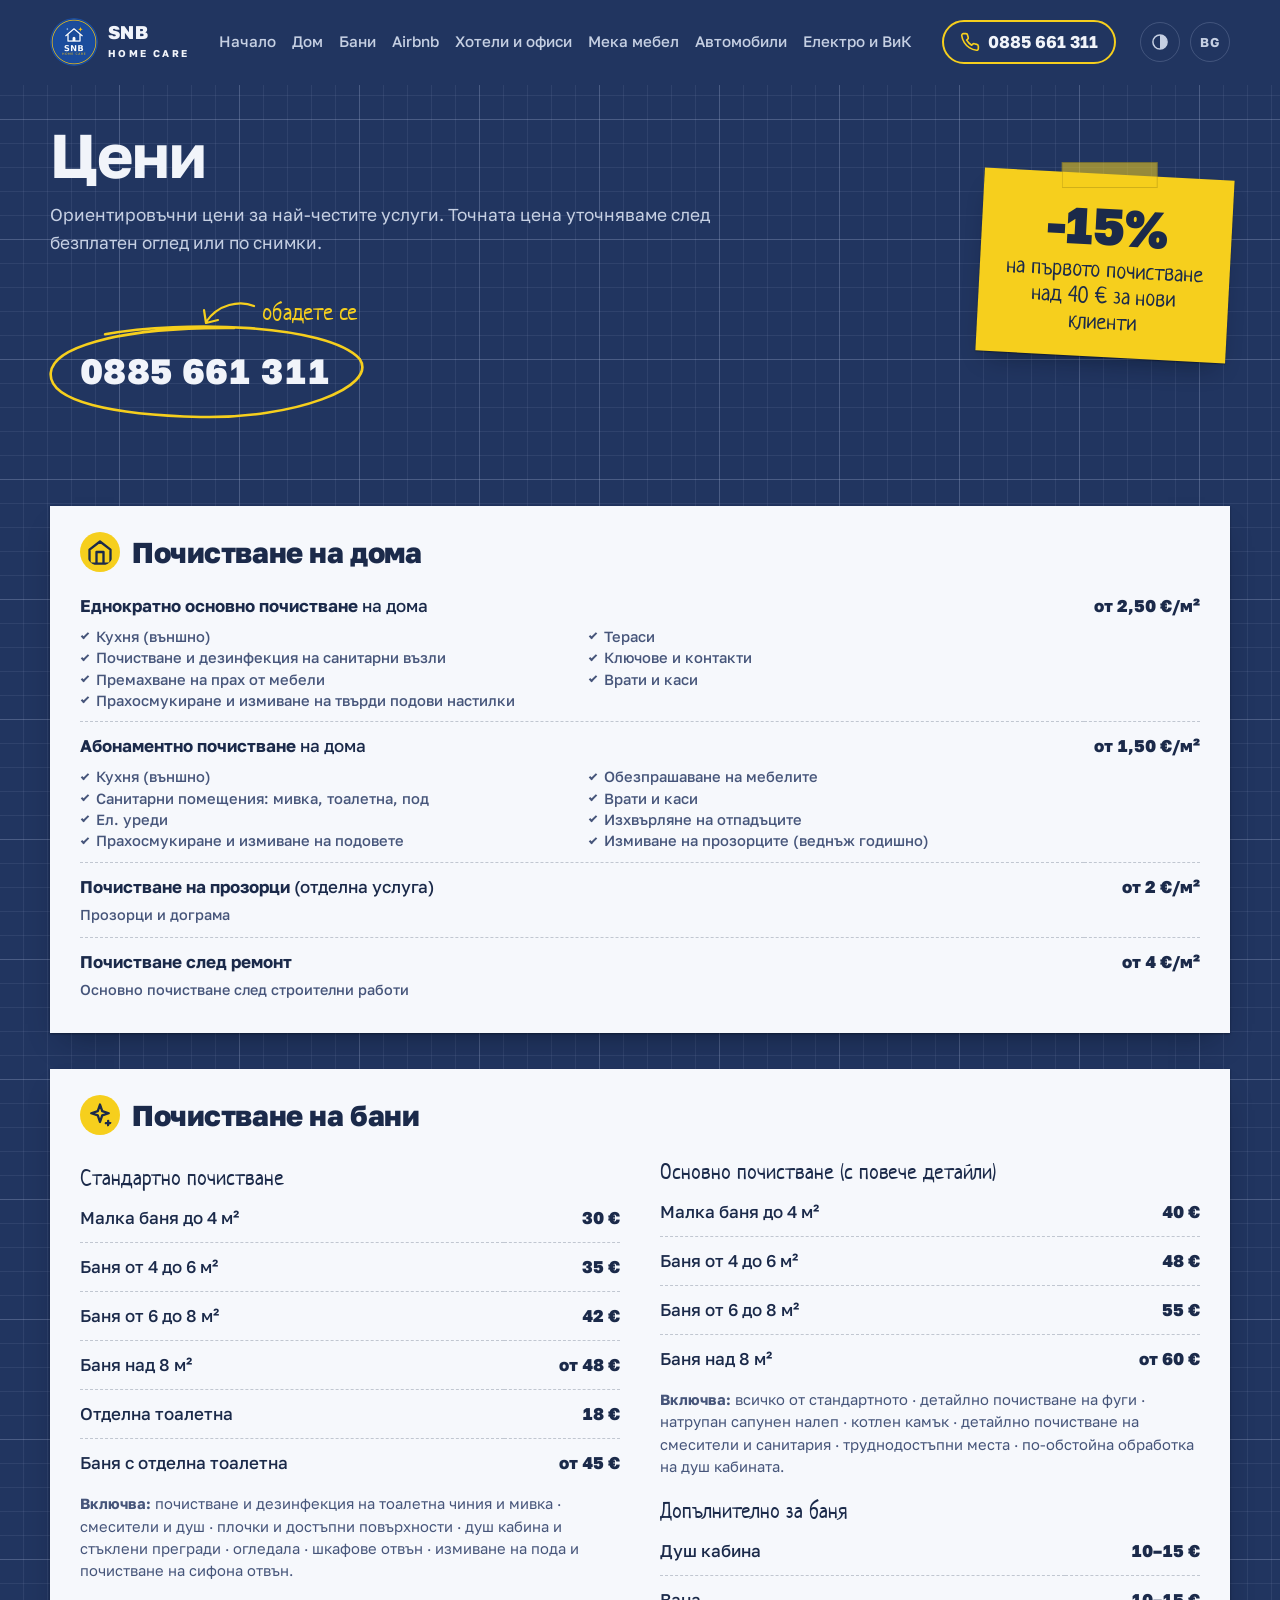
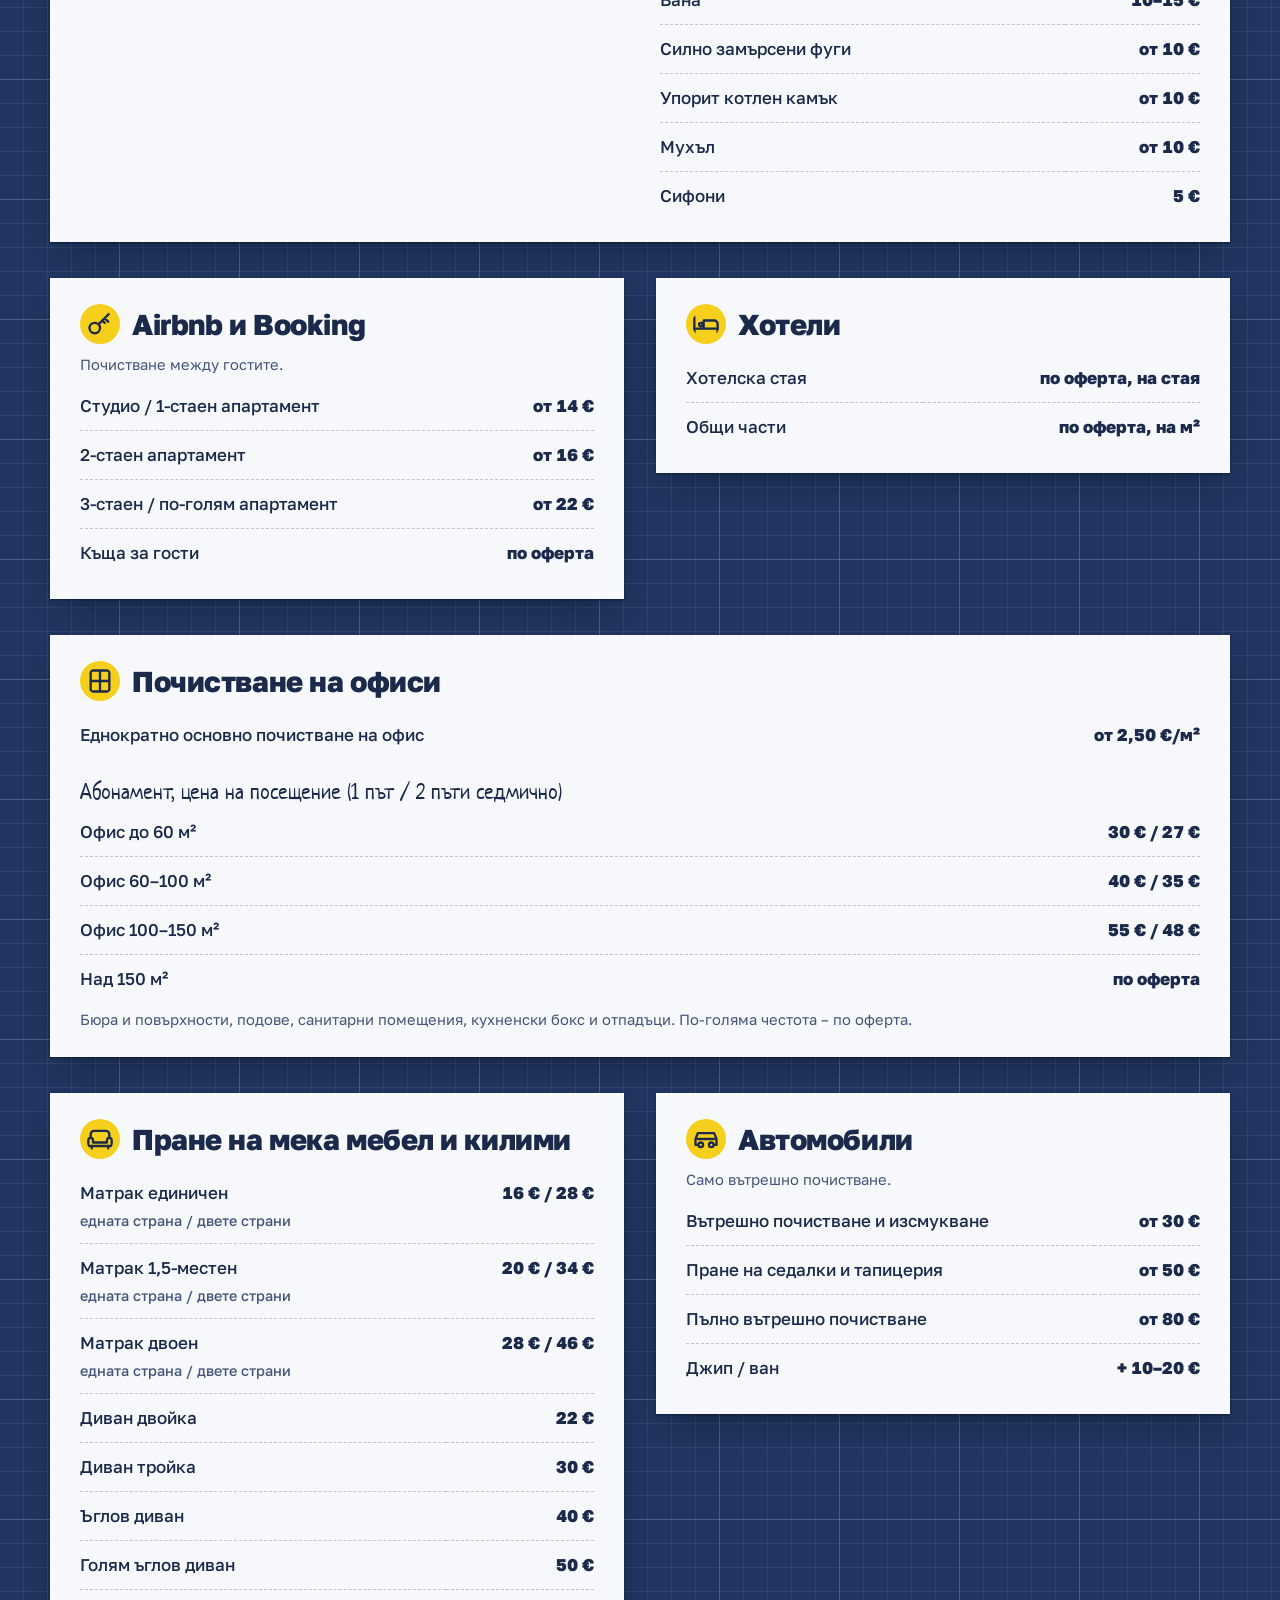
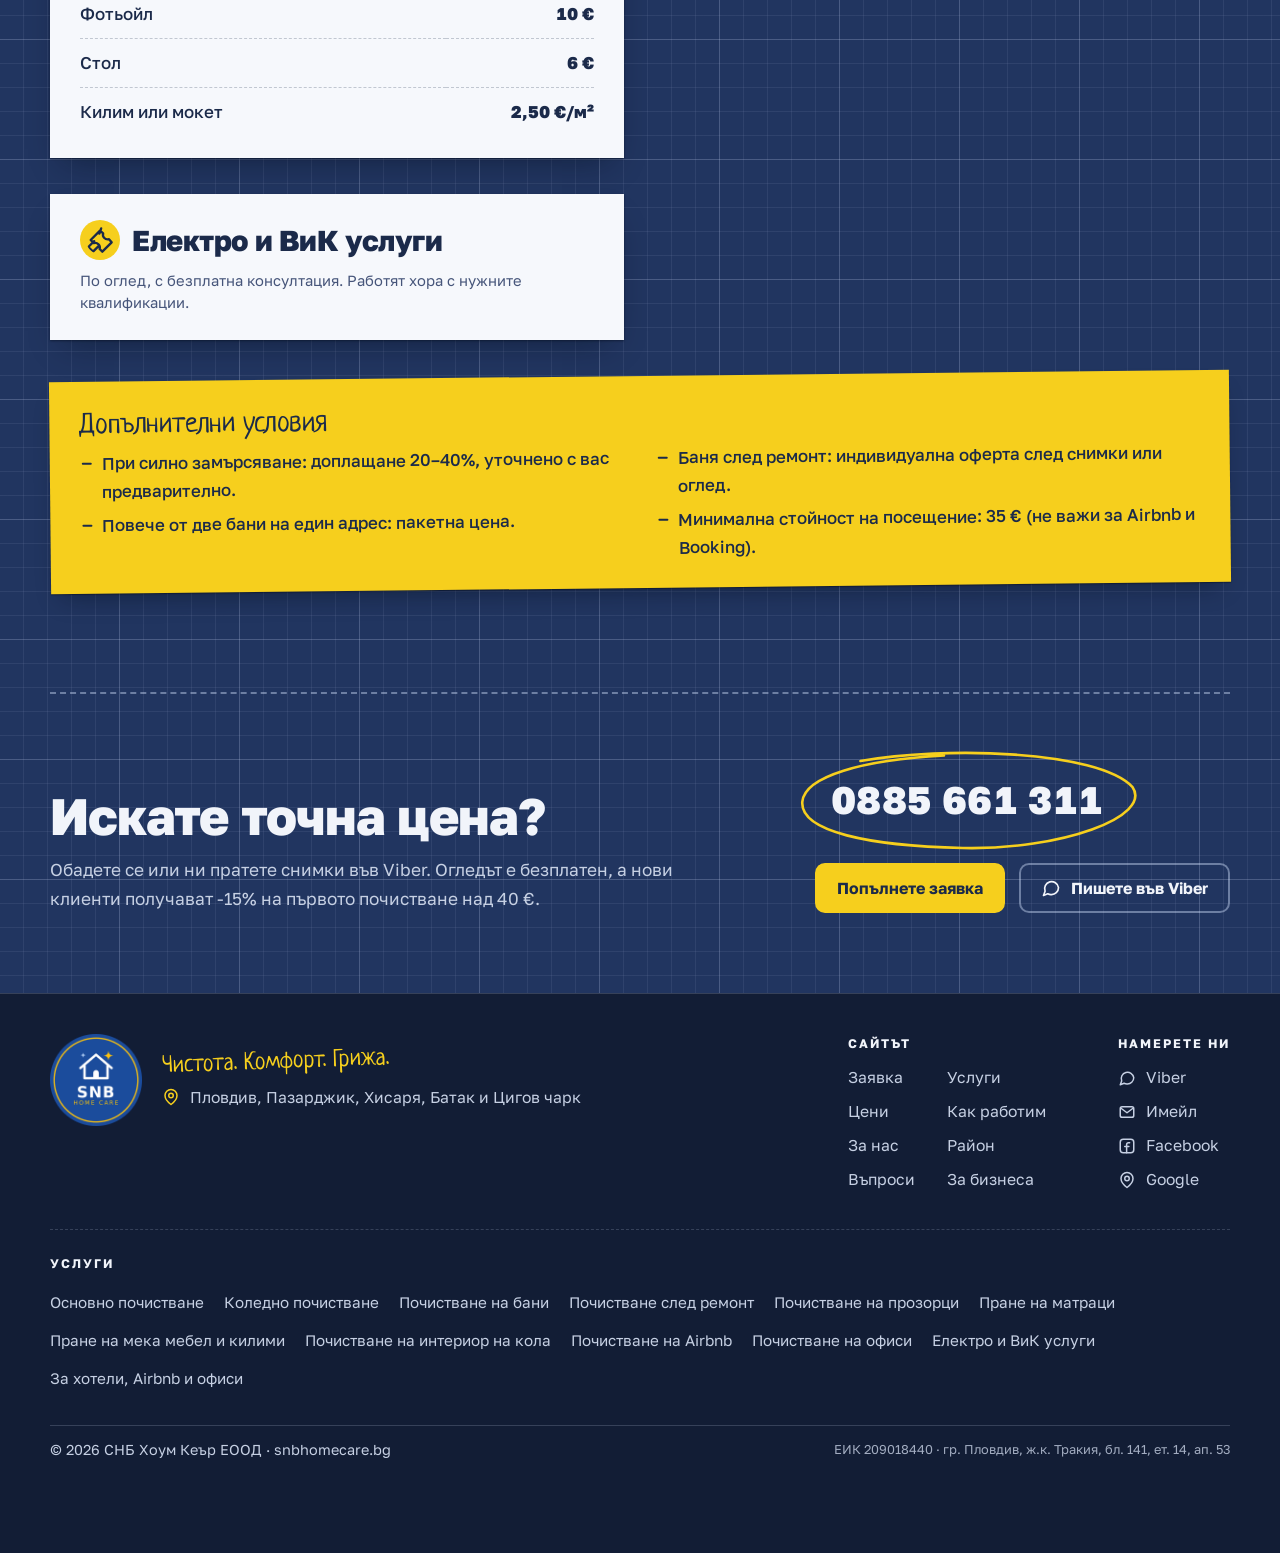
<file: ceni/index.html>
<!doctype html>
<html lang="bg" data-lang="bg">
<head>
<meta charset="utf-8">
<meta name="viewport" content="width=device-width, initial-scale=1, viewport-fit=cover">
<title>Цени за почистване в Пловдив: SNB Home Care</title>
<meta name="description" content="Ценоразпис на SNB Home Care: основно почистване от 2,50 €/м², баня от 30 €, Airbnb от 14 €, пране на матрак от 16 €, диван от 22 €. -15% на първото почистване над 40 €. Тел.: 0885 661 311.">
<meta property="og:type" content="website">
<meta property="og:site_name" content="SNB Home Care">
<meta property="og:locale" content="bg_BG">
<meta property="og:title" content="Цени: SNB Home Care, почистване в Пловдив">
<meta property="og:description" content="Основно почистване от 2,50 €/м², баня от 30 €, Airbnb от 14 €. Нови клиенти: -15% на първото почистване над 40 €.">
<meta property="og:url" content="https://snbhomecare.bg/ceni/">
<meta property="og:image" content="https://snbhomecare.bg/img/og.jpg">
<meta property="og:image:type" content="image/jpeg">
<meta property="og:image:width" content="1200">
<meta property="og:image:height" content="630">
<meta name="twitter:card" content="summary_large_image">
<meta name="twitter:image" content="https://snbhomecare.bg/img/og.jpg">
<meta name="theme-color" content="#121d35">
<link rel="canonical" href="https://snbhomecare.bg/ceni/" data-base="https://snbhomecare.bg/ceni/">
<link rel="alternate" hreflang="bg" href="https://snbhomecare.bg/ceni/">
<link rel="alternate" hreflang="en" href="https://snbhomecare.bg/ceni/?lang=en">
<link rel="icon" href="/img/favicon.png" type="image/png">
<link rel="apple-touch-icon" href="/img/apple-touch-icon.png">
<script>try{var t=localStorage.getItem('snb-theme');if(t==='light'||t==='dark')document.documentElement.dataset.theme=t;}catch(e){}</script>
<link rel="preconnect" href="https://fonts.googleapis.com">
<link rel="preconnect" href="https://fonts.gstatic.com" crossorigin>
<link rel="stylesheet" href="https://fonts.googleapis.com/css2?family=Golos+Text:wght@400;500;600;700;800&family=Neucha&display=swap">
<link rel="stylesheet" href="/css/style.css">
<!-- LD:start -->
<script type="application/ld+json">
{
 "@context": "https://schema.org",
 "@graph": [
  {
   "@type": "BreadcrumbList",
   "itemListElement": [
    {
     "@type": "ListItem",
     "position": 1,
     "name": "Начало",
     "item": "https://snbhomecare.bg/"
    },
    {
     "@type": "ListItem",
     "position": 2,
     "name": "Цени",
     "item": "https://snbhomecare.bg/ceni/"
    }
   ]
  }
 ]
}
</script>
<!-- LD:end -->
</head>
<body class="prices-page">
<svg width="0" height="0" style="position:absolute" aria-hidden="true">
  <symbol id="i-phone" viewBox="0 0 24 24"><path fill="none" stroke="currentColor" stroke-width="2" stroke-linecap="round" stroke-linejoin="round" d="M22 16.9v3a2 2 0 0 1-2.2 2 19.8 19.8 0 0 1-8.6-3.1 19.5 19.5 0 0 1-6-6A19.8 19.8 0 0 1 2.1 4.2 2 2 0 0 1 4.1 2h3a2 2 0 0 1 2 1.7c.1.9.4 1.8.7 2.7a2 2 0 0 1-.5 2.1L8 9.8a16 16 0 0 0 6 6l1.3-1.3a2 2 0 0 1 2.1-.4c.9.3 1.8.6 2.7.7a2 2 0 0 1 1.7 2Z"/></symbol>
  <symbol id="i-chat" viewBox="0 0 24 24"><path fill="none" stroke="currentColor" stroke-width="2" stroke-linecap="round" stroke-linejoin="round" d="M21 11.5a8.4 8.4 0 0 1-9 8.4 8.6 8.6 0 0 1-3.9-.9L3 21l1.9-5.1A8.4 8.4 0 1 1 21 11.5Z"/></symbol>
  <symbol id="i-pin" viewBox="0 0 24 24"><path fill="none" stroke="currentColor" stroke-width="2" stroke-linecap="round" stroke-linejoin="round" d="M20 10c0 6-8 12-8 12s-8-6-8-12a8 8 0 0 1 16 0Z"/><circle cx="12" cy="10" r="3" fill="none" stroke="currentColor" stroke-width="2"/></symbol>
  <symbol id="i-home" viewBox="0 0 24 24"><path fill="none" stroke="currentColor" stroke-width="2" stroke-linecap="round" stroke-linejoin="round" d="m3 10 9-7 9 7v10a2 2 0 0 1-2 2H5a2 2 0 0 1-2-2Z M9 22V12h6v10"/></symbol>
  <symbol id="i-key" viewBox="0 0 24 24"><circle cx="7.5" cy="15.5" r="4.5" fill="none" stroke="currentColor" stroke-width="2"/><path fill="none" stroke="currentColor" stroke-width="2" stroke-linecap="round" d="m10.7 12.3 9.3-9.3M16 7l3 3M14 9l2 2"/></symbol>
  <symbol id="i-sparkle" viewBox="0 0 24 24"><path fill="none" stroke="currentColor" stroke-width="2" stroke-linejoin="round" d="M12 3l1.9 5.6L19.5 10.5l-5.6 1.9L12 18l-1.9-5.6L4.5 10.5l5.6-1.9Z"/><path fill="none" stroke="currentColor" stroke-width="2" stroke-linecap="round" d="M19 17v4M17 19h4"/></symbol>
  <symbol id="i-sofa" viewBox="0 0 24 24"><path fill="none" stroke="currentColor" stroke-width="2" stroke-linecap="round" stroke-linejoin="round" d="M4 11V8a3 3 0 0 1 3-3h10a3 3 0 0 1 3 3v3M2 13a2 2 0 0 1 4 0v2h12v-2a2 2 0 0 1 4 0v5H2Z M5 18v2M19 18v2"/></symbol>
  <symbol id="i-bed" viewBox="0 0 24 24"><path fill="none" stroke="currentColor" stroke-width="2" stroke-linecap="round" stroke-linejoin="round" d="M2 20V6M2 16h20v4M22 16v-4a3 3 0 0 0-3-3H10v7M6 12.5a1.5 1.5 0 1 0 0-.01"/></symbol>
  <symbol id="i-car" viewBox="0 0 24 24"><path fill="none" stroke="currentColor" stroke-width="2" stroke-linecap="round" stroke-linejoin="round" d="M5 17H3v-5l2-5h14l2 5v5h-2M5 12h14"/><circle cx="7.5" cy="17" r="2" fill="none" stroke="currentColor" stroke-width="2"/><circle cx="16.5" cy="17" r="2" fill="none" stroke="currentColor" stroke-width="2"/></symbol>
  <symbol id="i-window" viewBox="0 0 24 24"><rect x="4" y="3" width="16" height="18" rx="1.5" fill="none" stroke="currentColor" stroke-width="2"/><path fill="none" stroke="currentColor" stroke-width="2" d="M12 3v18M4 12h16"/></symbol>
  <symbol id="i-tool" viewBox="0 0 24 24"><path fill="none" stroke="currentColor" stroke-width="2" stroke-linecap="round" stroke-linejoin="round" d="M14.7 6.3a4 4 0 0 0 5 5L22 14l-8 8-2.3-2.3a4 4 0 0 0-5-5L4 12l8-8Z M13 2l-1.5 4.5M7 13l-5 5 4 4 5-5"/></symbol>
  <symbol id="i-mail" viewBox="0 0 24 24"><rect x="3" y="5" width="18" height="14" rx="2.5" fill="none" stroke="currentColor" stroke-width="2"/><path d="m4 7 8 6 8-6" fill="none" stroke="currentColor" stroke-width="2" stroke-linecap="round" stroke-linejoin="round"/></symbol>
  <symbol id="i-fb" viewBox="0 0 24 24"><rect x="3" y="3" width="18" height="18" rx="4" fill="none" stroke="currentColor" stroke-width="2"/><path fill="none" stroke="currentColor" stroke-width="2" stroke-linecap="round" stroke-linejoin="round" d="M15.5 7.5H14a2.5 2.5 0 0 0-2.5 2.5v11M9 12.5h5.5"/></symbol>
</svg>

  <header class="top gutter">
    <div class="wrap">
      <a class="logo" href="/" data-bg-aria-label="SNB Home Care, начална страница" data-en-aria-label="SNB Home Care, home page">
        <img src="/img/logo-96.png" width="48" height="48" alt="">
        <span><b>SNB</b><small>HOME CARE</small></span>
      </a>
      <nav id="nav" data-bg-aria-label="Навигация" data-en-aria-label="Navigation">
        <a href="/"><span lang="bg">Начало</span><span lang="en">Home</span></a>
        <a href="#dom"><span lang="bg">Дом</span><span lang="en">Homes</span></a>
        <a href="#bani"><span lang="bg">Бани</span><span lang="en">Bathrooms</span></a>
        <a href="#airbnb"><span lang="bg">Airbnb</span><span lang="en">Airbnb</span></a>
        <a href="#hoteli"><span lang="bg">Хотели и офиси</span><span lang="en">Hotels, offices</span></a>
        <a href="#mebel"><span lang="bg">Мека мебел</span><span lang="en">Upholstery</span></a>
        <a href="#koli"><span lang="bg">Автомобили</span><span lang="en">Cars</span></a>
        <a href="#vik"><span lang="bg">Електро и ВиК</span><span lang="en">Electrical</span></a>
      </nav>
      <div class="top-right">
        <a class="tel" href="tel:+359885661311">
          <svg aria-hidden="true"><use href="#i-phone"/></svg>
          <span lang="bg">0885 661 311</span><span lang="en">+359 885 661 311</span>
        </a>
        <button type="button" class="round theme" id="theme" data-mode="system">
          <svg class="t-system" viewBox="0 0 24 24" aria-hidden="true"><circle cx="12" cy="12" r="8.5" fill="none" stroke="currentColor" stroke-width="1.8"/><path d="M12 3.5a8.5 8.5 0 0 1 0 17z" fill="currentColor"/></svg>
          <svg class="t-light" viewBox="0 0 24 24" aria-hidden="true"><circle cx="12" cy="12" r="4.2" fill="none" stroke="currentColor" stroke-width="1.8"/><path d="M12 2.5v2.6M12 18.9v2.6M2.5 12h2.6M18.9 12h2.6M5.3 5.3l1.8 1.8M16.9 16.9l1.8 1.8M5.3 18.7l1.8-1.8M16.9 7.1l1.8-1.8" stroke="currentColor" stroke-width="1.8" stroke-linecap="round"/></svg>
          <svg class="t-dark" viewBox="0 0 24 24" aria-hidden="true"><path d="M20 14.6A8.5 8.5 0 1 1 9.4 4a6.8 6.8 0 0 0 10.6 10.6z" fill="none" stroke="currentColor" stroke-width="1.8" stroke-linejoin="round"/></svg>
        </button>
        <button type="button" class="round lang-btn" id="lang" data-lang-set="en" aria-label="English" title="English">BG</button>
        <button type="button" class="round menu-btn" id="menu" aria-expanded="false" aria-controls="nav" aria-label="Меню" data-bg-aria-label="Меню" data-en-aria-label="Menu">
          <svg class="m-open" viewBox="0 0 24 24" aria-hidden="true"><path d="M4 7h16M4 12h16M4 17h16" fill="none" stroke="currentColor" stroke-width="2" stroke-linecap="round"/></svg>
          <svg class="m-close" viewBox="0 0 24 24" aria-hidden="true"><path d="M6 6l12 12M18 6 6 18" fill="none" stroke="currentColor" stroke-width="2" stroke-linecap="round"/></svg>
        </button>
      </div>
    </div>
  </header>

  <main>
    <section class="pr-hero gutter">
      <div class="wrap">
        <div>
          <h1><span lang="bg">Цени</span><span lang="en">Prices</span></h1>
          <p class="lede"><span lang="bg">Ориентировъчни цени за най-честите услуги. Точната цена уточняваме след безплатен оглед или по снимки.</span><span lang="en">Guide prices for our most common jobs. We confirm the exact price after a free visit or from photos.</span></p>
          <div class="phone-row">
            <a class="circled" href="tel:+359885661311">
              <span lang="bg">0885 661 311</span><span lang="en">+359 885 661 311</span>
              <svg class="ring" viewBox="0 0 300 100" preserveAspectRatio="none" aria-hidden="true"><path pathLength="1" d="M58 14 C 130 0, 262 4, 292 38 C 310 66, 230 97, 146 95 C 66 93, 6 80, 8 52 C 10 26, 70 10, 150 8 C 190 7, 214 9, 236 13" fill="none" stroke="currentColor" stroke-width="2.6" stroke-linecap="round" vector-effect="non-scaling-stroke"/></svg>
            </a>
            <span class="hand aside-note" aria-hidden="true">
              <svg viewBox="0 0 56 34"><path d="M54 8 C 40 2, 18 6, 6 24 M4 12 L6 25 L18 22" fill="none" stroke="currentColor" stroke-width="2.2" stroke-linecap="round" stroke-linejoin="round"/></svg>
              <span lang="bg">обадете се</span><span lang="en">call us</span>
            </span>
          </div>
        </div>
        <p class="sticky tape pr-offer"><b>-15%</b><span lang="bg">на първото почистване над 40 € за нови клиенти</span><span lang="en">off your first cleaning over €40 as a new customer</span></p>
      </div>
    </section>

    <div class="sec gutter pr-sec">
      <div class="wrap pr-grid">
        <section class="pr-card wide" id="dom" aria-labelledby="dom-h">
          <h2 id="dom-h"><svg aria-hidden="true"><use href="#i-home"/></svg><span lang="bg">Почистване на дома</span><span lang="en">Home cleaning</span></h2>
            <table class="pr-table">
              <tbody>
              <tr><th scope="row"><span lang="bg"><b>Еднократно основно почистване</b> на дома</span><span lang="en"><b>One-off deep clean</b> of the home</span><ul class="pr-inc"><li><span lang="bg">Кухня (външно)</span><span lang="en">Kitchen (outer surfaces)</span></li><li><span lang="bg">Почистване и дезинфекция на санитарни възли</span><span lang="en">Bathrooms and toilets, cleaned and disinfected</span></li><li><span lang="bg">Премахване на прах от мебели</span><span lang="en">Dusting the furniture</span></li><li><span lang="bg">Прахосмукиране и измиване на твърди подови настилки</span><span lang="en">Vacuuming and washing hard floors</span></li><li><span lang="bg">Тераси</span><span lang="en">Terraces</span></li><li><span lang="bg">Ключове и контакти</span><span lang="en">Switches and sockets</span></li><li><span lang="bg">Врати и каси</span><span lang="en">Doors and door frames</span></li></ul></th><td><span lang="bg">от 2,50 €/м²</span><span lang="en">from €2.50/m²</span></td></tr>
              <tr><th scope="row"><span lang="bg"><b>Абонаментно почистване</b> на дома</span><span lang="en"><b>Regular (subscription) cleaning</b> of the home</span><ul class="pr-inc"><li><span lang="bg">Кухня (външно)</span><span lang="en">Kitchen (outer surfaces)</span></li><li><span lang="bg">Санитарни помещения: мивка, тоалетна, под</span><span lang="en">Bathroom and toilet: sink, toilet, floor</span></li><li><span lang="bg">Ел. уреди</span><span lang="en">Household appliances</span></li><li><span lang="bg">Прахосмукиране и измиване на подовете</span><span lang="en">Vacuuming and washing the floors</span></li><li><span lang="bg">Обезпрашаване на мебелите</span><span lang="en">Dusting the furniture</span></li><li><span lang="bg">Врати и каси</span><span lang="en">Doors and door frames</span></li><li><span lang="bg">Изхвърляне на отпадъците</span><span lang="en">Taking out the rubbish</span></li><li><span lang="bg">Измиване на прозорците (веднъж годишно)</span><span lang="en">Washing the windows (once a year)</span></li></ul></th><td><span lang="bg">от 1,50 €/м²</span><span lang="en">from €1.50/m²</span></td></tr>
              <tr><th scope="row"><span lang="bg"><b>Почистване на прозорци</b> (отделна услуга)<small>Прозорци и дограма</small></span><span lang="en"><b>Window cleaning</b> (on its own)<small>Windows and frames</small></span></th><td><span lang="bg">от 2 €/м²</span><span lang="en">from €2/m²</span></td></tr>
              <tr><th scope="row"><span lang="bg"><b>Почистване след ремонт</b><small>Основно почистване след строителни работи</small></span><span lang="en"><b>After-renovation cleaning</b><small>A deep clean after building work</small></span></th><td><span lang="bg">от 4 €/м²</span><span lang="en">from €4/m²</span></td></tr>
              </tbody>
            </table>
        </section>
        <section class="pr-card wide" id="bani" aria-labelledby="bani-h">
          <h2 id="bani-h"><svg aria-hidden="true"><use href="#i-sparkle"/></svg><span lang="bg">Почистване на бани</span><span lang="en">Bathroom cleaning</span></h2>
            <table class="pr-table">
              <caption><span lang="bg">Стандартно почистване</span><span lang="en">Standard clean</span></caption>
              <tbody>
              <tr><th scope="row"><span lang="bg">Малка баня до 4 м²</span><span lang="en">Small bathroom, up to 4 m²</span></th><td><span lang="bg">30 €</span><span lang="en">€30</span></td></tr>
              <tr><th scope="row"><span lang="bg">Баня от 4 до 6 м²</span><span lang="en">Bathroom, 4 to 6 m²</span></th><td><span lang="bg">35 €</span><span lang="en">€35</span></td></tr>
              <tr><th scope="row"><span lang="bg">Баня от 6 до 8 м²</span><span lang="en">Bathroom, 6 to 8 m²</span></th><td><span lang="bg">42 €</span><span lang="en">€42</span></td></tr>
              <tr><th scope="row"><span lang="bg">Баня над 8 м²</span><span lang="en">Bathroom, over 8 m²</span></th><td><span lang="bg">от 48 €</span><span lang="en">from €48</span></td></tr>
              <tr><th scope="row"><span lang="bg">Отделна тоалетна</span><span lang="en">Separate toilet</span></th><td><span lang="bg">18 €</span><span lang="en">€18</span></td></tr>
              <tr><th scope="row"><span lang="bg">Баня с отделна тоалетна</span><span lang="en">Bathroom with a separate toilet</span></th><td><span lang="bg">от 45 €</span><span lang="en">from €45</span></td></tr>
              </tbody>
            </table>
            <p class="pr-note"><span lang="bg"><b>Включва:</b> почистване и дезинфекция на тоалетна чиния и мивка · смесители и душ · плочки и достъпни повърхности · душ кабина и стъклени прегради · огледала · шкафове отвън · измиване на пода и почистване на сифона отвън.</span><span lang="en"><b>Includes:</b> toilet and sink, cleaned and disinfected · taps and shower · tiles and reachable surfaces · shower cabin and glass screens · mirrors · cabinets outside · washing the floor and the outside of the drain.</span></p>
            <table class="pr-table">
              <caption><span lang="bg">Основно почистване (с повече детайли)</span><span lang="en">Deep clean (more detail)</span></caption>
              <tbody>
              <tr><th scope="row"><span lang="bg">Малка баня до 4 м²</span><span lang="en">Small bathroom, up to 4 m²</span></th><td><span lang="bg">40 €</span><span lang="en">€40</span></td></tr>
              <tr><th scope="row"><span lang="bg">Баня от 4 до 6 м²</span><span lang="en">Bathroom, 4 to 6 m²</span></th><td><span lang="bg">48 €</span><span lang="en">€48</span></td></tr>
              <tr><th scope="row"><span lang="bg">Баня от 6 до 8 м²</span><span lang="en">Bathroom, 6 to 8 m²</span></th><td><span lang="bg">55 €</span><span lang="en">€55</span></td></tr>
              <tr><th scope="row"><span lang="bg">Баня над 8 м²</span><span lang="en">Bathroom, over 8 m²</span></th><td><span lang="bg">от 60 €</span><span lang="en">from €60</span></td></tr>
              </tbody>
            </table>
            <p class="pr-note"><span lang="bg"><b>Включва:</b> всичко от стандартното · детайлно почистване на фуги · натрупан сапунен налеп · котлен камък · детайлно почистване на смесители и санитария · труднодостъпни места · по-обстойна обработка на душ кабината.</span><span lang="en"><b>Includes:</b> everything in the standard clean · detailed grout cleaning · built-up soap scum · limescale · taps and fittings in detail · hard-to-reach spots · a more thorough shower cabin.</span></p>
            <table class="pr-table">
              <caption><span lang="bg">Допълнително за баня</span><span lang="en">Bathroom extras</span></caption>
              <tbody>
              <tr><th scope="row"><span lang="bg">Душ кабина</span><span lang="en">Shower cabin</span></th><td><span lang="bg">10–15 €</span><span lang="en">€10–15</span></td></tr>
              <tr><th scope="row"><span lang="bg">Вана</span><span lang="en">Bathtub</span></th><td><span lang="bg">10–15 €</span><span lang="en">€10–15</span></td></tr>
              <tr><th scope="row"><span lang="bg">Силно замърсени фуги</span><span lang="en">Heavily soiled grout</span></th><td><span lang="bg">от 10 €</span><span lang="en">from €10</span></td></tr>
              <tr><th scope="row"><span lang="bg">Упорит котлен камък</span><span lang="en">Stubborn limescale</span></th><td><span lang="bg">от 10 €</span><span lang="en">from €10</span></td></tr>
              <tr><th scope="row"><span lang="bg">Мухъл</span><span lang="en">Mould</span></th><td><span lang="bg">от 10 €</span><span lang="en">from €10</span></td></tr>
              <tr><th scope="row"><span lang="bg">Сифони</span><span lang="en">Drains</span></th><td><span lang="bg">5 €</span><span lang="en">€5</span></td></tr>
              </tbody>
            </table>
        </section>
        <section class="pr-card" id="airbnb" aria-labelledby="airbnb-h">
          <h2 id="airbnb-h"><svg aria-hidden="true"><use href="#i-key"/></svg><span lang="bg">Airbnb и Booking</span><span lang="en">Airbnb and Booking</span></h2>
            <p class="pr-note"><span lang="bg">Почистване между гостите.</span><span lang="en">Cleaning between guests.</span></p>
            <table class="pr-table">
              <tbody>
              <tr><th scope="row"><span lang="bg">Студио / 1-стаен апартамент</span><span lang="en">Studio / 1-room flat</span></th><td><span lang="bg">от 14 €</span><span lang="en">from €14</span></td></tr>
              <tr><th scope="row"><span lang="bg">2-стаен апартамент</span><span lang="en">2-room flat (1 bedroom)</span></th><td><span lang="bg">от 16 €</span><span lang="en">from €16</span></td></tr>
              <tr><th scope="row"><span lang="bg">3-стаен / по-голям апартамент</span><span lang="en">3-room or larger flat</span></th><td><span lang="bg">от 22 €</span><span lang="en">from €22</span></td></tr>
              <tr><th scope="row"><span lang="bg">Къща за гости</span><span lang="en">Guest house</span></th><td><span lang="bg">по оферта</span><span lang="en">on quote</span></td></tr>
              </tbody>
            </table>
        </section>
        <section class="pr-card" id="hoteli" aria-labelledby="hoteli-h">
          <h2 id="hoteli-h"><svg aria-hidden="true"><use href="#i-bed"/></svg><span lang="bg">Хотели</span><span lang="en">Hotels</span></h2>
            <table class="pr-table">
              <tbody>
              <tr><th scope="row"><span lang="bg">Хотелска стая</span><span lang="en">Hotel room</span></th><td><span lang="bg">по оферта, на стая</span><span lang="en">on quote, per room</span></td></tr>
              <tr><th scope="row"><span lang="bg">Общи части</span><span lang="en">Common areas</span></th><td><span lang="bg">по оферта, на м²</span><span lang="en">on quote, per m²</span></td></tr>
              </tbody>
            </table>
        </section>
        <section class="pr-card wide" id="ofisi" aria-labelledby="ofisi-h">
          <h2 id="ofisi-h"><svg aria-hidden="true"><use href="#i-window"/></svg><span lang="bg">Почистване на офиси</span><span lang="en">Office cleaning</span></h2>
            <table class="pr-table">
              <tbody>
              <tr><th scope="row"><span lang="bg">Еднократно основно почистване на офис</span><span lang="en">One-off deep clean of an office</span></th><td><span lang="bg">от 2,50 €/м²</span><span lang="en">from €2.50/m²</span></td></tr>
              </tbody>
            </table>
            <table class="pr-table">
              <caption><span lang="bg">Абонамент, цена на посещение (1 път / 2 пъти седмично)</span><span lang="en">Subscription, price per visit (once / twice a week)</span></caption>
              <tbody>
              <tr><th scope="row"><span lang="bg">Офис до 60 м²</span><span lang="en">Office up to 60 m²</span></th><td><span lang="bg">30 € / 27 €</span><span lang="en">€30 / €27</span></td></tr>
              <tr><th scope="row"><span lang="bg">Офис 60–100 м²</span><span lang="en">Office 60–100 m²</span></th><td><span lang="bg">40 € / 35 €</span><span lang="en">€40 / €35</span></td></tr>
              <tr><th scope="row"><span lang="bg">Офис 100–150 м²</span><span lang="en">Office 100–150 m²</span></th><td><span lang="bg">55 € / 48 €</span><span lang="en">€55 / €48</span></td></tr>
              <tr><th scope="row"><span lang="bg">Над 150 м²</span><span lang="en">Over 150 m²</span></th><td><span lang="bg">по оферта</span><span lang="en">on quote</span></td></tr>
              </tbody>
            </table>
            <p class="pr-note"><span lang="bg">Бюра и повърхности, подове, санитарни помещения, кухненски бокс и отпадъци. По-голяма честота – по оферта.</span><span lang="en">Desks and surfaces, floors, toilets, the kitchenette and rubbish. More frequent visits on quote.</span></p>
        </section>
        <section class="pr-card" id="mebel" aria-labelledby="mebel-h">
          <h2 id="mebel-h"><svg aria-hidden="true"><use href="#i-sofa"/></svg><span lang="bg">Пране на мека мебел и килими</span><span lang="en">Upholstery, mattresses and carpets</span></h2>
            <table class="pr-table">
              <tbody>
              <tr><th scope="row"><span lang="bg">Матрак единичен<small>едната страна / двете страни</small></span><span lang="en">Mattress, single<small>one side / both sides</small></span></th><td><span lang="bg">16 € / 28 €</span><span lang="en">€16 / €28</span></td></tr>
              <tr><th scope="row"><span lang="bg">Матрак 1,5-местен<small>едната страна / двете страни</small></span><span lang="en">Mattress, 1.5-size<small>one side / both sides</small></span></th><td><span lang="bg">20 € / 34 €</span><span lang="en">€20 / €34</span></td></tr>
              <tr><th scope="row"><span lang="bg">Матрак двоен<small>едната страна / двете страни</small></span><span lang="en">Mattress, double<small>one side / both sides</small></span></th><td><span lang="bg">28 € / 46 €</span><span lang="en">€28 / €46</span></td></tr>
              <tr><th scope="row"><span lang="bg">Диван двойка</span><span lang="en">Sofa, 2-seater</span></th><td><span lang="bg">22 €</span><span lang="en">€22</span></td></tr>
              <tr><th scope="row"><span lang="bg">Диван тройка</span><span lang="en">Sofa, 3-seater</span></th><td><span lang="bg">30 €</span><span lang="en">€30</span></td></tr>
              <tr><th scope="row"><span lang="bg">Ъглов диван</span><span lang="en">Corner sofa</span></th><td><span lang="bg">40 €</span><span lang="en">€40</span></td></tr>
              <tr><th scope="row"><span lang="bg">Голям ъглов диван</span><span lang="en">Large corner sofa</span></th><td><span lang="bg">50 €</span><span lang="en">€50</span></td></tr>
              <tr><th scope="row"><span lang="bg">Фотьойл</span><span lang="en">Armchair</span></th><td><span lang="bg">10 €</span><span lang="en">€10</span></td></tr>
              <tr><th scope="row"><span lang="bg">Стол</span><span lang="en">Chair</span></th><td><span lang="bg">6 €</span><span lang="en">€6</span></td></tr>
              <tr><th scope="row"><span lang="bg">Килим или мокет</span><span lang="en">Rug or carpet</span></th><td><span lang="bg">2,50 €/м²</span><span lang="en">€2.50/m²</span></td></tr>
              </tbody>
            </table>
        </section>
        <section class="pr-card" id="koli" aria-labelledby="koli-h">
          <h2 id="koli-h"><svg aria-hidden="true"><use href="#i-car"/></svg><span lang="bg">Автомобили</span><span lang="en">Cars</span></h2>
            <p class="pr-note"><span lang="bg">Само вътрешно почистване.</span><span lang="en">Interior only.</span></p>
            <table class="pr-table">
              <tbody>
              <tr><th scope="row"><span lang="bg">Вътрешно почистване и изсмукване</span><span lang="en">Interior cleaning and vacuuming</span></th><td><span lang="bg">от 30 €</span><span lang="en">from €30</span></td></tr>
              <tr><th scope="row"><span lang="bg">Пране на седалки и тапицерия</span><span lang="en">Seat and upholstery washing</span></th><td><span lang="bg">от 50 €</span><span lang="en">from €50</span></td></tr>
              <tr><th scope="row"><span lang="bg">Пълно вътрешно почистване</span><span lang="en">Full interior clean</span></th><td><span lang="bg">от 80 €</span><span lang="en">from €80</span></td></tr>
              <tr><th scope="row"><span lang="bg">Джип / ван</span><span lang="en">SUV / van</span></th><td><span lang="bg">+ 10–20 €</span><span lang="en">+ €10–20</span></td></tr>
              </tbody>
            </table>
        </section>
        <section class="pr-card" id="vik" aria-labelledby="vik-h">
          <h2 id="vik-h"><svg aria-hidden="true"><use href="#i-tool"/></svg><span lang="bg">Електро и ВиК услуги</span><span lang="en">Electrical and plumbing</span></h2>
            <p class="pr-note"><span lang="bg">По оглед, с безплатна консултация. Работят хора с нужните квалификации.</span><span lang="en">After a visit, with a free consultation. Done by people with the right qualifications.</span></p>
        </section>
        <section class="sticky pr-terms" aria-labelledby="terms-h">
          <h2 id="terms-h" class="t"><span lang="bg">Допълнителни условия</span><span lang="en">Good to know</span></h2>
          <ul>
            <li><span lang="bg">При силно замърсяване: доплащане 20–40%, уточнено с вас предварително.</span><span lang="en">Heavy soiling: a 20–40% surcharge, agreed with you beforehand.</span></li>
            <li><span lang="bg">Баня след ремонт: индивидуална оферта след снимки или оглед.</span><span lang="en">A bathroom after renovation: a quote after photos or a visit.</span></li>
            <li><span lang="bg">Повече от две бани на един адрес: пакетна цена.</span><span lang="en">More than two bathrooms at one address: a package price.</span></li>
            <li><span lang="bg">Минимална стойност на посещение: 35 € (не важи за Airbnb и Booking).</span><span lang="en">Minimum per visit: €35 (does not apply to Airbnb and Booking).</span></li>
          </ul>
        </section>
      </div>
    </div>

    <section class="sec gutter" id="contact">
      <div class="wrap">
        <div class="call-page">
          <div>
            <h2><span lang="bg">Искате точна цена?</span><span lang="en">Want an exact price?</span></h2>
            <p class="lede"><span lang="bg">Обадете се или ни пратете снимки във Viber. Огледът е безплатен, а нови клиенти получават -15% на първото почистване над 40 €.</span><span lang="en">Call us or send photos on Viber. The visit is free, and new customers get 15% off their first cleaning over €40.</span></p>
          </div>
          <div class="call-side">
            <a class="circled" href="tel:+359885661311">
              <span lang="bg">0885 661 311</span><span lang="en">+359 885 661 311</span>
              <svg class="ring" viewBox="0 0 300 100" preserveAspectRatio="none" aria-hidden="true"><path pathLength="1" d="M58 14 C 130 0, 262 4, 292 38 C 310 66, 230 97, 146 95 C 66 93, 6 80, 8 52 C 10 26, 70 10, 150 8 C 190 7, 214 9, 236 13" fill="none" stroke="currentColor" stroke-width="2.6" stroke-linecap="round" vector-effect="non-scaling-stroke"/></svg>
            </a>
            <div class="actions">
              <a class="btn btn-fill" href="/#order"><span lang="bg">Попълнете заявка</span><span lang="en">Fill in a request</span></a>
              <a class="btn btn-line" href="viber://chat?number=%2B359885661311"><svg aria-hidden="true"><use href="#i-chat"/></svg><span lang="bg">Пишете във Viber</span><span lang="en">Message us on Viber</span></a>
            </div>
          </div>
        </div>
      </div>
    </section>
  </main>

  <footer class="foot gutter">
    <div class="wrap">
      <div class="foot-top">
        <div class="foot-brand">
          <a class="foot-logo" href="/" data-bg-aria-label="SNB Home Care, към началото" data-en-aria-label="SNB Home Care, back to top">
            <img src="/img/logo.png" width="384" height="384" alt="SNB Home Care">
          </a>
          <p class="hand foot-slogan"><span lang="bg">Чистота. Комфорт. Грижа.</span><span lang="en">Clean. Comfort. Care.</span></p>
          <p class="foot-area">
            <svg aria-hidden="true"><use href="#i-pin"/></svg>
            <span><span lang="bg">Пловдив, Пазарджик, Хисаря, Батак и Цигов чарк</span><span lang="en">Plovdiv, Pazardzhik, Hisarya, Batak and Tsigov Chark</span></span>
          </p>
        </div>
        <nav class="foot-col" data-bg-aria-label="Навигация в долната част" data-en-aria-label="Footer navigation">
          <h3><span lang="bg">Сайтът</span><span lang="en">The site</span></h3>
          <a href="/#order"><span lang="bg">Заявка</span><span lang="en">Request</span></a>
          <a href="/#services"><span lang="bg">Услуги</span><span lang="en">Services</span></a>
          <a href="/ceni/"><span lang="bg">Цени</span><span lang="en">Prices</span></a>
          <a href="/#steps"><span lang="bg">Как работим</span><span lang="en">How it works</span></a>
          <a href="/#about"><span lang="bg">За нас</span><span lang="en">About us</span></a>
          <a href="/#area"><span lang="bg">Район</span><span lang="en">Area</span></a>
          <a href="/#faq"><span lang="bg">Въпроси</span><span lang="en">FAQ</span></a>
          <a href="/za-biznesa/"><span lang="bg">За бизнеса</span><span lang="en">For businesses</span></a>
        </nav>
        <div class="foot-col">
          <h3><span lang="bg">Намерете ни</span><span lang="en">Find us</span></h3>
          <a href="viber://chat?number=%2B359885661311"><svg aria-hidden="true"><use href="#i-chat"/></svg>Viber</a>
          <a href="mailto:snbhomecare@gmail.com"><svg aria-hidden="true"><use href="#i-mail"/></svg><span lang="bg">Имейл</span><span lang="en">Email</span></a>
          <a href="https://www.facebook.com/SNBHomeCare" target="_blank" rel="noopener"><svg aria-hidden="true"><use href="#i-fb"/></svg>Facebook</a>
          <a href="https://share.google/vhJVnm5u2xnnQxjWb" target="_blank" rel="noopener"><svg aria-hidden="true"><use href="#i-pin"/></svg>Google</a>
        </div>
        <!-- FOOTSVC:start -->
<nav class="foot-svc" data-bg-aria-label="Услуги" data-en-aria-label="Services"><h3><span lang="bg">Услуги</span><span lang="en">Services</span></h3><div><a href="/uslugi/osnovno-pochistvane/"><span lang="bg">Основно почистване</span><span lang="en">Deep cleaning</span></a><a href="/uslugi/koledno-pochistvane/"><span lang="bg">Коледно почистване</span><span lang="en">Christmas cleaning</span></a><a href="/uslugi/pochistvane-na-bani/"><span lang="bg">Почистване на бани</span><span lang="en">Bathroom cleaning</span></a><a href="/uslugi/pochistvane-sled-remont/"><span lang="bg">Почистване след ремонт</span><span lang="en">After-renovation cleaning</span></a><a href="/uslugi/prozorci/"><span lang="bg">Почистване на прозорци</span><span lang="en">Window cleaning</span></a><a href="/uslugi/prane-na-matraci/"><span lang="bg">Пране на матраци</span><span lang="en">Mattress cleaning</span></a><a href="/uslugi/prane-na-mebel/"><span lang="bg">Пране на мека мебел и килими</span><span lang="en">Upholstery and rug cleaning</span></a><a href="/uslugi/avtomobili/"><span lang="bg">Почистване на интериор на кола</span><span lang="en">Car interior cleaning</span></a><a href="/uslugi/airbnb/"><span lang="bg">Почистване на Airbnb</span><span lang="en">Airbnb cleaning</span></a><a href="/uslugi/pochistvane-na-ofisi/"><span lang="bg">Почистване на офиси</span><span lang="en">Office cleaning</span></a><a href="/uslugi/elektro-vik/"><span lang="bg">Електро и ВиК услуги</span><span lang="en">Electrical and plumbing</span></a><a href="/za-biznesa/"><span lang="bg">За хотели, Airbnb и офиси</span><span lang="en">For hotels, Airbnb and offices</span></a></div></nav>
<!-- FOOTSVC:end -->
      </div>
      <div class="foot-base">
        <span>© 2026 <span lang="bg">СНБ Хоум Кеър ЕООД</span><span lang="en">SNB Home Care EOOD</span> · snbhomecare.bg</span>
        <span class="foot-legal"><span lang="bg">ЕИК 209018440 · гр. Пловдив, ж.к. Тракия, бл. 141, ет. 14, ап. 53</span><span lang="en">UIC 209018440 · Trakia, bl. 141, fl. 14, apt. 53, Plovdiv, Bulgaria</span></span>
      </div>
    </div>
  </footer>

  <button type="button" class="to-top" aria-label="Обратно най-горе" data-bg-aria-label="Обратно най-горе" data-en-aria-label="Back to the top">
    <svg class="tt-ring" viewBox="0 0 56 56" aria-hidden="true"><circle cx="28" cy="28" r="25" pathLength="1"/><circle class="tt-fill" cx="28" cy="28" r="25" pathLength="1"/></svg>
    <svg class="tt-arrow" viewBox="0 0 24 24" aria-hidden="true"><path d="M12 19V5M5.5 11.5 12 5l6.5 6.5"/></svg>
    <span class="tt-note" aria-hidden="true"><span lang="bg">нагоре?</span><span lang="en">back up?</span></span>
  </button>

  <div class="mbar">
    <a class="m-tel" href="tel:+359885661311"><svg aria-hidden="true"><use href="#i-phone"/></svg><span lang="bg">Обади се</span><span lang="en">Call us</span></a>
    <a class="m-viber" href="viber://chat?number=%2B359885661311"><svg aria-hidden="true"><use href="#i-chat"/></svg>Viber</a>
    <a class="m-req" href="/#order"><span lang="bg">Заявка</span><span lang="en">Request</span></a>
  </div>

<script src="/js/main.js"></script>
<script defer src="https://static.cloudflareinsights.com/beacon.min.js" data-cf-beacon='{"token":"fed9561a117d4ad885695dc93797b30b"}'></script></body>
</html>
</file>
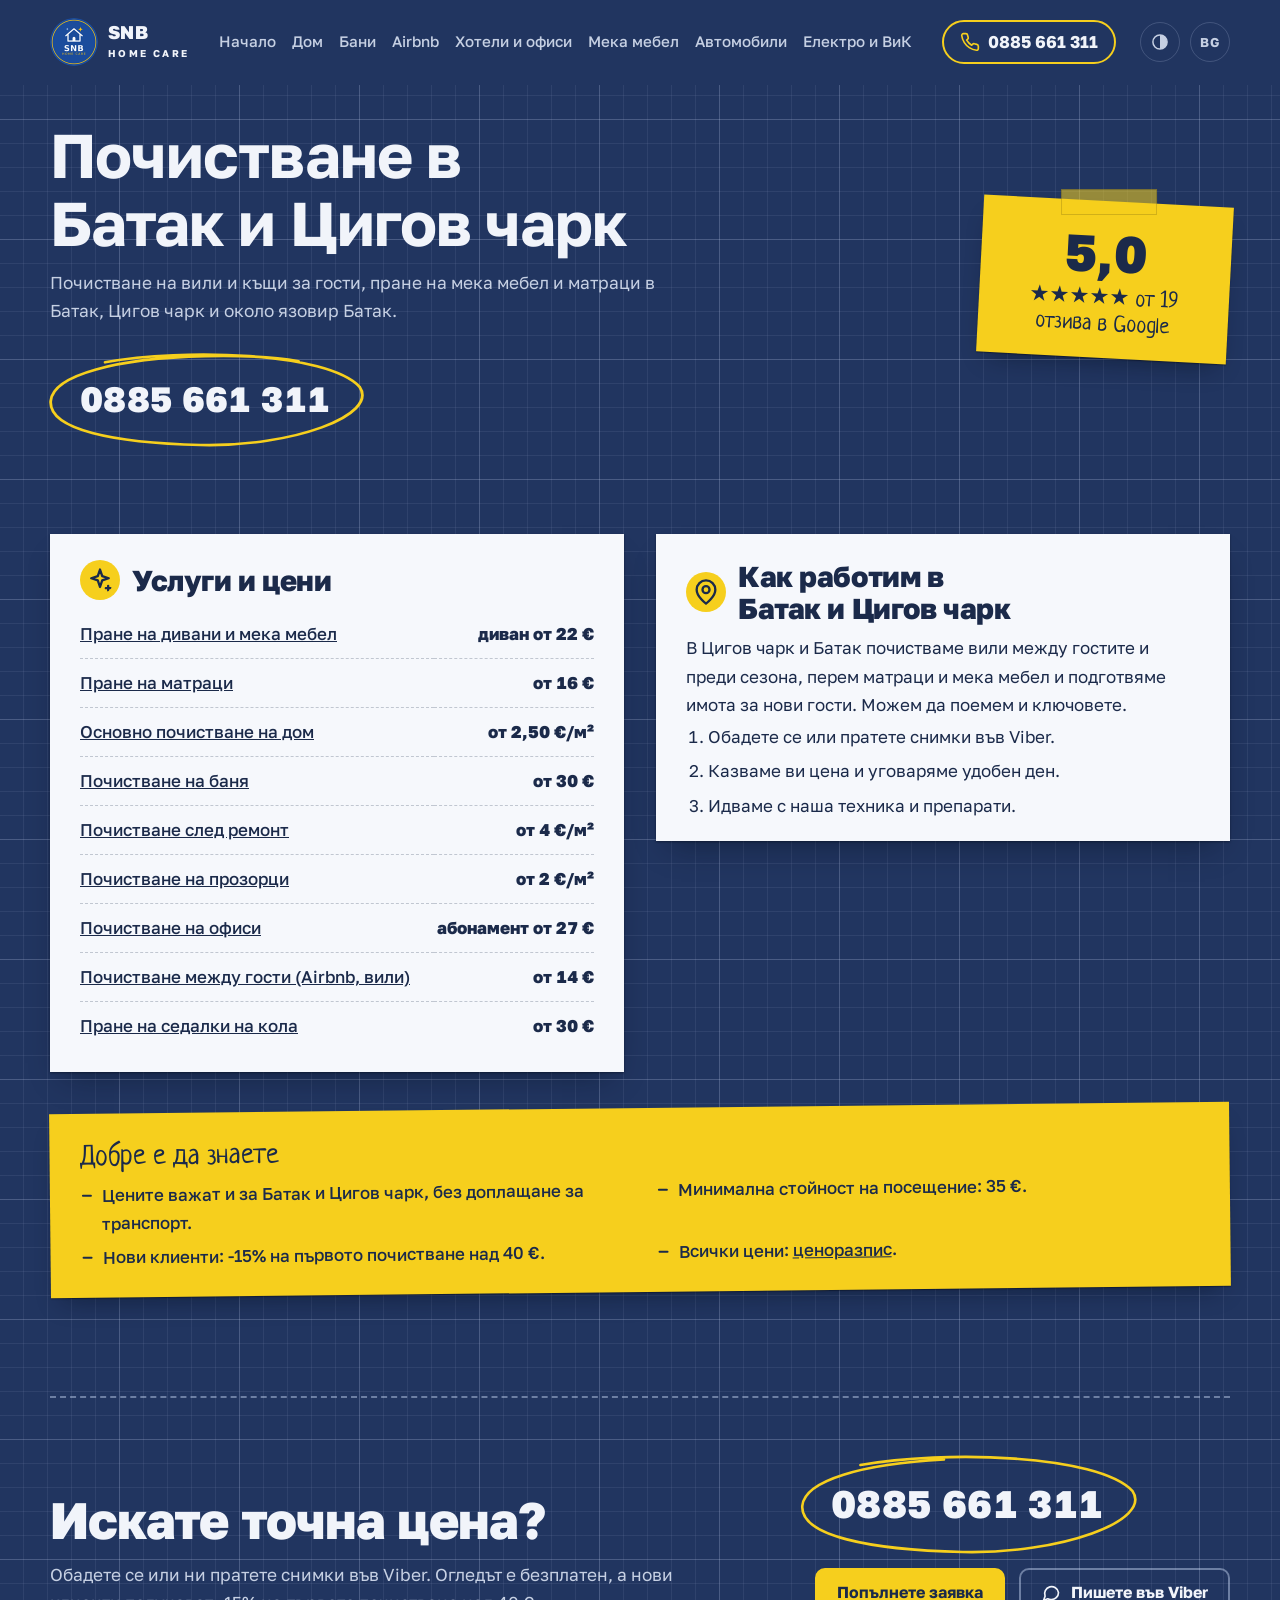
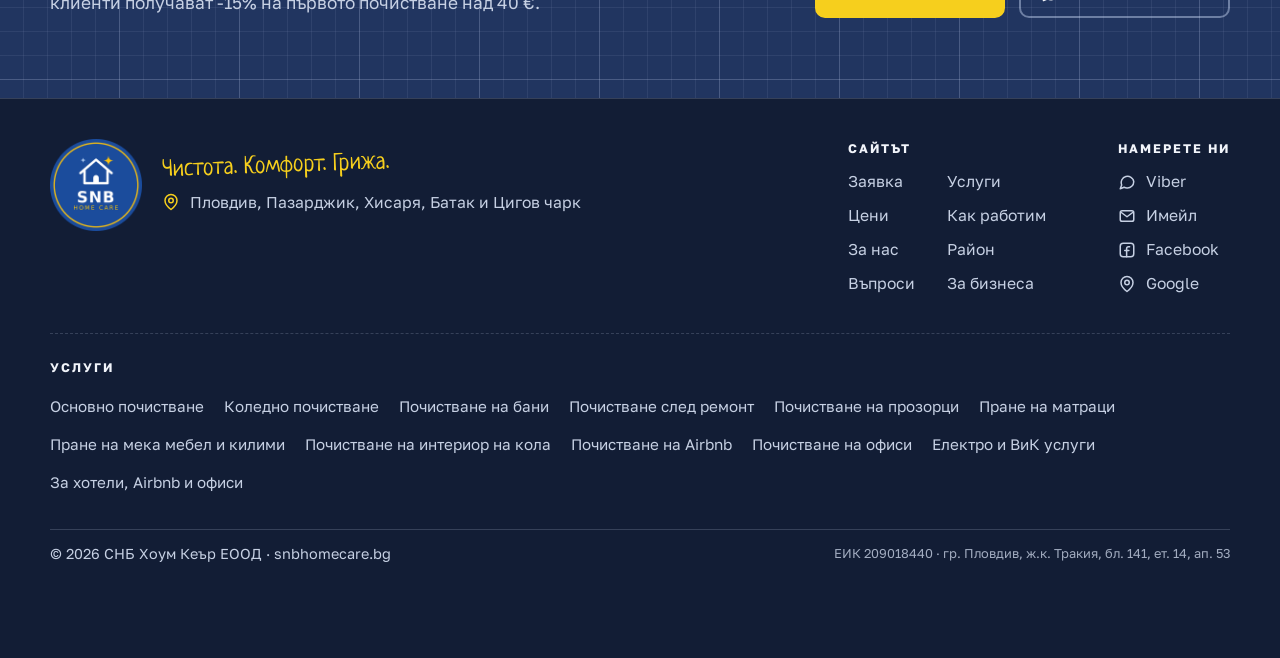
<file: pochistvane-batak/index.html>
<!doctype html>
<html lang="bg" data-lang="bg">
<head>
<meta charset="utf-8">
<meta name="viewport" content="width=device-width, initial-scale=1, viewport-fit=cover">
<title>Почистване в Батак и Цигов чарк: пране на дивани и матраци | SNB Home Care</title>
<meta name="description" content="Почистване на вили и къщи за гости, пране на мека мебел и матраци в Батак, Цигов чарк и около язовир Батак. Обадете се: 0885 661 311.">
<meta property="og:type" content="website">
<meta property="og:site_name" content="SNB Home Care">
<meta property="og:locale" content="bg_BG">
<meta property="og:title" content="Почистване в Батак и Цигов чарк: SNB Home Care">
<meta property="og:description" content="Почистване на вили и къщи за гости, пране на мека мебел и матраци в Батак, Цигов чарк и около язовир Батак. Обадете се: 0885 661 311.">
<meta property="og:url" content="https://snbhomecare.bg/pochistvane-batak/">
<meta property="og:image" content="https://snbhomecare.bg/img/og.jpg">
<meta property="og:image:type" content="image/jpeg">
<meta property="og:image:width" content="1200">
<meta property="og:image:height" content="630">
<meta name="twitter:card" content="summary_large_image">
<meta name="twitter:image" content="https://snbhomecare.bg/img/og.jpg">
<meta name="theme-color" content="#121d35">
<link rel="canonical" href="https://snbhomecare.bg/pochistvane-batak/" data-base="https://snbhomecare.bg/pochistvane-batak/">
<link rel="alternate" hreflang="bg" href="https://snbhomecare.bg/pochistvane-batak/">
<link rel="alternate" hreflang="en" href="https://snbhomecare.bg/pochistvane-batak/?lang=en">
<link rel="icon" href="/img/favicon.png" type="image/png">
<link rel="apple-touch-icon" href="/img/apple-touch-icon.png">
<script>try{var t=localStorage.getItem('snb-theme');if(t==='light'||t==='dark')document.documentElement.dataset.theme=t;}catch(e){}</script>
<link rel="preconnect" href="https://fonts.googleapis.com">
<link rel="preconnect" href="https://fonts.gstatic.com" crossorigin>
<link rel="stylesheet" href="https://fonts.googleapis.com/css2?family=Golos+Text:wght@400;500;600;700;800&family=Neucha&display=swap">
<link rel="stylesheet" href="/css/style.css">
<!-- LD:start -->
<script type="application/ld+json">
{
 "@context": "https://schema.org",
 "@graph": [
  {
   "@type": "BreadcrumbList",
   "itemListElement": [
    {
     "@type": "ListItem",
     "position": 1,
     "name": "Начало",
     "item": "https://snbhomecare.bg/"
    },
    {
     "@type": "ListItem",
     "position": 2,
     "name": "Почистване в Батак и Цигов чарк",
     "item": "https://snbhomecare.bg/pochistvane-batak/"
    }
   ]
  }
 ]
}
</script>
<!-- LD:end -->
</head>
<body class="prices-page">
<svg width="0" height="0" style="position:absolute" aria-hidden="true">
  <symbol id="i-phone" viewBox="0 0 24 24"><path fill="none" stroke="currentColor" stroke-width="2" stroke-linecap="round" stroke-linejoin="round" d="M22 16.9v3a2 2 0 0 1-2.2 2 19.8 19.8 0 0 1-8.6-3.1 19.5 19.5 0 0 1-6-6A19.8 19.8 0 0 1 2.1 4.2 2 2 0 0 1 4.1 2h3a2 2 0 0 1 2 1.7c.1.9.4 1.8.7 2.7a2 2 0 0 1-.5 2.1L8 9.8a16 16 0 0 0 6 6l1.3-1.3a2 2 0 0 1 2.1-.4c.9.3 1.8.6 2.7.7a2 2 0 0 1 1.7 2Z"/></symbol>
  <symbol id="i-chat" viewBox="0 0 24 24"><path fill="none" stroke="currentColor" stroke-width="2" stroke-linecap="round" stroke-linejoin="round" d="M21 11.5a8.4 8.4 0 0 1-9 8.4 8.6 8.6 0 0 1-3.9-.9L3 21l1.9-5.1A8.4 8.4 0 1 1 21 11.5Z"/></symbol>
  <symbol id="i-pin" viewBox="0 0 24 24"><path fill="none" stroke="currentColor" stroke-width="2" stroke-linecap="round" stroke-linejoin="round" d="M20 10c0 6-8 12-8 12s-8-6-8-12a8 8 0 0 1 16 0Z"/><circle cx="12" cy="10" r="3" fill="none" stroke="currentColor" stroke-width="2"/></symbol>
  <symbol id="i-home" viewBox="0 0 24 24"><path fill="none" stroke="currentColor" stroke-width="2" stroke-linecap="round" stroke-linejoin="round" d="m3 10 9-7 9 7v10a2 2 0 0 1-2 2H5a2 2 0 0 1-2-2Z M9 22V12h6v10"/></symbol>
  <symbol id="i-key" viewBox="0 0 24 24"><circle cx="7.5" cy="15.5" r="4.5" fill="none" stroke="currentColor" stroke-width="2"/><path fill="none" stroke="currentColor" stroke-width="2" stroke-linecap="round" d="m10.7 12.3 9.3-9.3M16 7l3 3M14 9l2 2"/></symbol>
  <symbol id="i-sparkle" viewBox="0 0 24 24"><path fill="none" stroke="currentColor" stroke-width="2" stroke-linejoin="round" d="M12 3l1.9 5.6L19.5 10.5l-5.6 1.9L12 18l-1.9-5.6L4.5 10.5l5.6-1.9Z"/><path fill="none" stroke="currentColor" stroke-width="2" stroke-linecap="round" d="M19 17v4M17 19h4"/></symbol>
  <symbol id="i-sofa" viewBox="0 0 24 24"><path fill="none" stroke="currentColor" stroke-width="2" stroke-linecap="round" stroke-linejoin="round" d="M4 11V8a3 3 0 0 1 3-3h10a3 3 0 0 1 3 3v3M2 13a2 2 0 0 1 4 0v2h12v-2a2 2 0 0 1 4 0v5H2Z M5 18v2M19 18v2"/></symbol>
  <symbol id="i-bed" viewBox="0 0 24 24"><path fill="none" stroke="currentColor" stroke-width="2" stroke-linecap="round" stroke-linejoin="round" d="M2 20V6M2 16h20v4M22 16v-4a3 3 0 0 0-3-3H10v7M6 12.5a1.5 1.5 0 1 0 0-.01"/></symbol>
  <symbol id="i-car" viewBox="0 0 24 24"><path fill="none" stroke="currentColor" stroke-width="2" stroke-linecap="round" stroke-linejoin="round" d="M5 17H3v-5l2-5h14l2 5v5h-2M5 12h14"/><circle cx="7.5" cy="17" r="2" fill="none" stroke="currentColor" stroke-width="2"/><circle cx="16.5" cy="17" r="2" fill="none" stroke="currentColor" stroke-width="2"/></symbol>
  <symbol id="i-window" viewBox="0 0 24 24"><rect x="4" y="3" width="16" height="18" rx="1.5" fill="none" stroke="currentColor" stroke-width="2"/><path fill="none" stroke="currentColor" stroke-width="2" d="M12 3v18M4 12h16"/></symbol>
  <symbol id="i-tool" viewBox="0 0 24 24"><path fill="none" stroke="currentColor" stroke-width="2" stroke-linecap="round" stroke-linejoin="round" d="M14.7 6.3a4 4 0 0 0 5 5L22 14l-8 8-2.3-2.3a4 4 0 0 0-5-5L4 12l8-8Z M13 2l-1.5 4.5M7 13l-5 5 4 4 5-5"/></symbol>
  <symbol id="i-mail" viewBox="0 0 24 24"><rect x="3" y="5" width="18" height="14" rx="2.5" fill="none" stroke="currentColor" stroke-width="2"/><path d="m4 7 8 6 8-6" fill="none" stroke="currentColor" stroke-width="2" stroke-linecap="round" stroke-linejoin="round"/></symbol>
  <symbol id="i-fb" viewBox="0 0 24 24"><rect x="3" y="3" width="18" height="18" rx="4" fill="none" stroke="currentColor" stroke-width="2"/><path fill="none" stroke="currentColor" stroke-width="2" stroke-linecap="round" stroke-linejoin="round" d="M15.5 7.5H14a2.5 2.5 0 0 0-2.5 2.5v11M9 12.5h5.5"/></symbol>
</svg>

  <header class="top gutter">
    <div class="wrap">
      <a class="logo" href="/" data-bg-aria-label="SNB Home Care, начална страница" data-en-aria-label="SNB Home Care, home page">
        <img src="/img/logo-96.png" width="48" height="48" alt="">
        <span><b>SNB</b><small>HOME CARE</small></span>
      </a>
      <nav id="nav" data-bg-aria-label="Навигация" data-en-aria-label="Navigation">
        <a href="/"><span lang="bg">Начало</span><span lang="en">Home</span></a>
        <a href="#dom"><span lang="bg">Дом</span><span lang="en">Homes</span></a>
        <a href="#bani"><span lang="bg">Бани</span><span lang="en">Bathrooms</span></a>
        <a href="#airbnb"><span lang="bg">Airbnb</span><span lang="en">Airbnb</span></a>
        <a href="#hoteli"><span lang="bg">Хотели и офиси</span><span lang="en">Hotels, offices</span></a>
        <a href="#mebel"><span lang="bg">Мека мебел</span><span lang="en">Upholstery</span></a>
        <a href="#koli"><span lang="bg">Автомобили</span><span lang="en">Cars</span></a>
        <a href="#vik"><span lang="bg">Електро и ВиК</span><span lang="en">Electrical</span></a>
      </nav>
      <div class="top-right">
        <a class="tel" href="tel:+359885661311">
          <svg aria-hidden="true"><use href="#i-phone"/></svg>
          <span lang="bg">0885 661 311</span><span lang="en">+359 885 661 311</span>
        </a>
        <button type="button" class="round theme" id="theme" data-mode="system">
          <svg class="t-system" viewBox="0 0 24 24" aria-hidden="true"><circle cx="12" cy="12" r="8.5" fill="none" stroke="currentColor" stroke-width="1.8"/><path d="M12 3.5a8.5 8.5 0 0 1 0 17z" fill="currentColor"/></svg>
          <svg class="t-light" viewBox="0 0 24 24" aria-hidden="true"><circle cx="12" cy="12" r="4.2" fill="none" stroke="currentColor" stroke-width="1.8"/><path d="M12 2.5v2.6M12 18.9v2.6M2.5 12h2.6M18.9 12h2.6M5.3 5.3l1.8 1.8M16.9 16.9l1.8 1.8M5.3 18.7l1.8-1.8M16.9 7.1l1.8-1.8" stroke="currentColor" stroke-width="1.8" stroke-linecap="round"/></svg>
          <svg class="t-dark" viewBox="0 0 24 24" aria-hidden="true"><path d="M20 14.6A8.5 8.5 0 1 1 9.4 4a6.8 6.8 0 0 0 10.6 10.6z" fill="none" stroke="currentColor" stroke-width="1.8" stroke-linejoin="round"/></svg>
        </button>
        <button type="button" class="round lang-btn" id="lang" data-lang-set="en" aria-label="English" title="English">BG</button>
        <button type="button" class="round menu-btn" id="menu" aria-expanded="false" aria-controls="nav" aria-label="Меню" data-bg-aria-label="Меню" data-en-aria-label="Menu">
          <svg class="m-open" viewBox="0 0 24 24" aria-hidden="true"><path d="M4 7h16M4 12h16M4 17h16" fill="none" stroke="currentColor" stroke-width="2" stroke-linecap="round"/></svg>
          <svg class="m-close" viewBox="0 0 24 24" aria-hidden="true"><path d="M6 6l12 12M18 6 6 18" fill="none" stroke="currentColor" stroke-width="2" stroke-linecap="round"/></svg>
        </button>
      </div>
    </div>
  </header>

  <main>
    <section class="pr-hero gutter">
      <div class="wrap">
        <div>
          <h1><span lang="bg">Почистване в Батак и Цигов чарк</span><span lang="en">Cleaning in Batak and Tsigov Chark</span></h1>
          <p class="lede"><span lang="bg">Почистване на вили и къщи за гости, пране на мека мебел и матраци в Батак, Цигов чарк и около язовир Батак.</span><span lang="en">Cleaning of holiday homes and guest houses, plus upholstery and mattress cleaning in Batak, Tsigov Chark and around the Batak dam.</span></p>
          <div class="phone-row">
            <a class="circled" href="tel:+359885661311">
              <span lang="bg">0885 661 311</span><span lang="en">+359 885 661 311</span>
              <svg class="ring" viewBox="0 0 300 100" preserveAspectRatio="none" aria-hidden="true"><path pathLength="1" d="M58 14 C 130 0, 262 4, 292 38 C 310 66, 230 97, 146 95 C 66 93, 6 80, 8 52 C 10 26, 70 10, 150 8 C 190 7, 214 9, 236 13" fill="none" stroke="currentColor" stroke-width="2.6" stroke-linecap="round"/></svg>
            </a>
          </div>
        </div>
        <p class="sticky tape pr-offer"><b>5,0</b><span lang="bg">★★★★★ от 19 отзива в Google</span><span lang="en">★★★★★ from 19 Google reviews</span></p>
      </div>
    </section>

    <div class="sec gutter pr-sec">
      <div class="wrap pr-grid">
        <section class="pr-card" id="uslugi" aria-labelledby="usl-h">
          <h2 id="usl-h"><svg aria-hidden="true"><use href="#i-sparkle"/></svg><span lang="bg">Услуги и цени</span><span lang="en">Services and prices</span></h2>
            <table class="pr-table">
              <tbody>
              <tr><th scope="row"><a href="/uslugi/prane-na-mebel/"><span lang="bg">Пране на дивани и мека мебел</span><span lang="en">Sofa and upholstery cleaning</span></a></th><td><span lang="bg">диван от 22 €</span><span lang="en">sofa from €22</span></td></tr>
              <tr><th scope="row"><a href="/uslugi/prane-na-matraci/"><span lang="bg">Пране на матраци</span><span lang="en">Mattress cleaning</span></a></th><td><span lang="bg">от 16 €</span><span lang="en">from €16</span></td></tr>
              <tr><th scope="row"><a href="/uslugi/osnovno-pochistvane/"><span lang="bg">Основно почистване на дом</span><span lang="en">Deep cleaning of a home</span></a></th><td><span lang="bg">от 2,50 €/м²</span><span lang="en">from €2.50/m²</span></td></tr>
              <tr><th scope="row"><a href="/uslugi/pochistvane-na-bani/"><span lang="bg">Почистване на баня</span><span lang="en">Bathroom cleaning</span></a></th><td><span lang="bg">от 30 €</span><span lang="en">from €30</span></td></tr>
              <tr><th scope="row"><a href="/uslugi/pochistvane-sled-remont/"><span lang="bg">Почистване след ремонт</span><span lang="en">After-renovation cleaning</span></a></th><td><span lang="bg">от 4 €/м²</span><span lang="en">from €4/m²</span></td></tr>
              <tr><th scope="row"><a href="/uslugi/prozorci/"><span lang="bg">Почистване на прозорци</span><span lang="en">Window cleaning</span></a></th><td><span lang="bg">от 2 €/м²</span><span lang="en">from €2/m²</span></td></tr>
              <tr><th scope="row"><a href="/uslugi/pochistvane-na-ofisi/"><span lang="bg">Почистване на офиси</span><span lang="en">Office cleaning</span></a></th><td><span lang="bg">абонамент от 27 €</span><span lang="en">subscription from €27</span></td></tr>
              <tr><th scope="row"><a href="/uslugi/airbnb/"><span lang="bg">Почистване между гости (Airbnb, вили)</span><span lang="en">Cleaning between guests (Airbnb, holiday homes)</span></a></th><td><span lang="bg">от 14 €</span><span lang="en">from €14</span></td></tr>
              <tr><th scope="row"><a href="/uslugi/avtomobili/"><span lang="bg">Пране на седалки на кола</span><span lang="en">Car upholstery cleaning</span></a></th><td><span lang="bg">от 30 €</span><span lang="en">from €30</span></td></tr>
              </tbody>
            </table>
        </section>
        <section class="pr-card" id="kak" aria-labelledby="kak-h">
          <h2 id="kak-h"><svg aria-hidden="true"><use href="#i-pin"/></svg><span lang="bg">Как работим в Батак и Цигов чарк</span><span lang="en">How we work in Batak and Tsigov Chark</span></h2>
          <p><span lang="bg">В Цигов чарк и Батак почистваме вили между гостите и преди сезона, перем матраци и мека мебел и подготвяме имота за нови гости. Можем да поемем и ключовете.</span><span lang="en">In Tsigov Chark and Batak we clean holiday homes between guests and before the season, wash mattresses and upholstery, and get the place ready for new guests. We can also look after the keys.</span></p>
          <ol class="pr-steps">
            <li><span lang="bg">Обадете се или пратете снимки във Viber.</span><span lang="en">Call us or send photos on Viber.</span></li>
            <li><span lang="bg">Казваме ви цена и уговаряме удобен ден.</span><span lang="en">We give you a price and agree a convenient day.</span></li>
            <li><span lang="bg">Идваме с наша техника и препарати.</span><span lang="en">We come with our own machines and products.</span></li>
          </ol>
        </section>
        <section class="sticky pr-terms" aria-labelledby="terms-h">
          <h2 id="terms-h" class="t"><span lang="bg">Добре е да знаете</span><span lang="en">Good to know</span></h2>
          <ul>
            <li><span lang="bg">Цените важат и за Батак и Цигов чарк, без доплащане за транспорт.</span><span lang="en">Prices are the same in Batak and Tsigov Chark, with no extra charge for transport.</span></li>
            <li><span lang="bg">Минимална стойност на посещение: 35 €.</span><span lang="en">Minimum per visit: €35.</span></li>
            <li><span lang="bg">Нови клиенти: -15% на първото почистване над 40 €.</span><span lang="en">New customers: 15% off the first cleaning over €40.</span></li>
            <li><span lang="bg">Всички цени: <a href="/ceni/">ценоразпис</a>.</span><span lang="en">All prices: <a href="/ceni/">price list</a>.</span></li>
          </ul>
        </section>
      </div>
    </div>

    <section class="sec gutter" id="contact">
      <div class="wrap">
        <div class="call-page">
          <div>
            <h2><span lang="bg">Искате точна цена?</span><span lang="en">Want an exact price?</span></h2>
            <p class="lede"><span lang="bg">Обадете се или ни пратете снимки във Viber. Огледът е безплатен, а нови клиенти получават -15% на първото почистване над 40 €.</span><span lang="en">Call us or send photos on Viber. The visit is free, and new customers get 15% off their first cleaning over €40.</span></p>
          </div>
          <div class="call-side">
            <a class="circled" href="tel:+359885661311">
              <span lang="bg">0885 661 311</span><span lang="en">+359 885 661 311</span>
              <svg class="ring" viewBox="0 0 300 100" preserveAspectRatio="none" aria-hidden="true"><path pathLength="1" d="M58 14 C 130 0, 262 4, 292 38 C 310 66, 230 97, 146 95 C 66 93, 6 80, 8 52 C 10 26, 70 10, 150 8 C 190 7, 214 9, 236 13" fill="none" stroke="currentColor" stroke-width="2.6" stroke-linecap="round" vector-effect="non-scaling-stroke"/></svg>
            </a>
            <div class="actions">
              <a class="btn btn-fill" href="/#order"><span lang="bg">Попълнете заявка</span><span lang="en">Fill in a request</span></a>
              <a class="btn btn-line" href="viber://chat?number=%2B359885661311"><svg aria-hidden="true"><use href="#i-chat"/></svg><span lang="bg">Пишете във Viber</span><span lang="en">Message us on Viber</span></a>
            </div>
          </div>
        </div>
      </div>
    </section>
  </main>

  <footer class="foot gutter">
    <div class="wrap">
      <div class="foot-top">
        <div class="foot-brand">
          <a class="foot-logo" href="/" data-bg-aria-label="SNB Home Care, към началото" data-en-aria-label="SNB Home Care, back to top">
            <img src="/img/logo.png" width="384" height="384" alt="SNB Home Care">
          </a>
          <p class="hand foot-slogan"><span lang="bg">Чистота. Комфорт. Грижа.</span><span lang="en">Clean. Comfort. Care.</span></p>
          <p class="foot-area">
            <svg aria-hidden="true"><use href="#i-pin"/></svg>
            <span><span lang="bg">Пловдив, Пазарджик, Хисаря, Батак и Цигов чарк</span><span lang="en">Plovdiv, Pazardzhik, Hisarya, Batak and Tsigov Chark</span></span>
          </p>
        </div>
        <nav class="foot-col" data-bg-aria-label="Навигация в долната част" data-en-aria-label="Footer navigation">
          <h3><span lang="bg">Сайтът</span><span lang="en">The site</span></h3>
          <a href="/#order"><span lang="bg">Заявка</span><span lang="en">Request</span></a>
          <a href="/#services"><span lang="bg">Услуги</span><span lang="en">Services</span></a>
          <a href="/ceni/"><span lang="bg">Цени</span><span lang="en">Prices</span></a>
          <a href="/#steps"><span lang="bg">Как работим</span><span lang="en">How it works</span></a>
          <a href="/#about"><span lang="bg">За нас</span><span lang="en">About us</span></a>
          <a href="/#area"><span lang="bg">Район</span><span lang="en">Area</span></a>
          <a href="/#faq"><span lang="bg">Въпроси</span><span lang="en">FAQ</span></a>
          <a href="/za-biznesa/"><span lang="bg">За бизнеса</span><span lang="en">For businesses</span></a>
        </nav>
        <div class="foot-col">
          <h3><span lang="bg">Намерете ни</span><span lang="en">Find us</span></h3>
          <a href="viber://chat?number=%2B359885661311"><svg aria-hidden="true"><use href="#i-chat"/></svg>Viber</a>
          <a href="mailto:snbhomecare@gmail.com"><svg aria-hidden="true"><use href="#i-mail"/></svg><span lang="bg">Имейл</span><span lang="en">Email</span></a>
          <a href="https://www.facebook.com/SNBHomeCare" target="_blank" rel="noopener"><svg aria-hidden="true"><use href="#i-fb"/></svg>Facebook</a>
          <a href="https://share.google/vhJVnm5u2xnnQxjWb" target="_blank" rel="noopener"><svg aria-hidden="true"><use href="#i-pin"/></svg>Google</a>
        </div>
        <!-- FOOTSVC:start -->
<nav class="foot-svc" data-bg-aria-label="Услуги" data-en-aria-label="Services"><h3><span lang="bg">Услуги</span><span lang="en">Services</span></h3><div><a href="/uslugi/osnovno-pochistvane/"><span lang="bg">Основно почистване</span><span lang="en">Deep cleaning</span></a><a href="/uslugi/koledno-pochistvane/"><span lang="bg">Коледно почистване</span><span lang="en">Christmas cleaning</span></a><a href="/uslugi/pochistvane-na-bani/"><span lang="bg">Почистване на бани</span><span lang="en">Bathroom cleaning</span></a><a href="/uslugi/pochistvane-sled-remont/"><span lang="bg">Почистване след ремонт</span><span lang="en">After-renovation cleaning</span></a><a href="/uslugi/prozorci/"><span lang="bg">Почистване на прозорци</span><span lang="en">Window cleaning</span></a><a href="/uslugi/prane-na-matraci/"><span lang="bg">Пране на матраци</span><span lang="en">Mattress cleaning</span></a><a href="/uslugi/prane-na-mebel/"><span lang="bg">Пране на мека мебел и килими</span><span lang="en">Upholstery and rug cleaning</span></a><a href="/uslugi/avtomobili/"><span lang="bg">Почистване на интериор на кола</span><span lang="en">Car interior cleaning</span></a><a href="/uslugi/airbnb/"><span lang="bg">Почистване на Airbnb</span><span lang="en">Airbnb cleaning</span></a><a href="/uslugi/pochistvane-na-ofisi/"><span lang="bg">Почистване на офиси</span><span lang="en">Office cleaning</span></a><a href="/uslugi/elektro-vik/"><span lang="bg">Електро и ВиК услуги</span><span lang="en">Electrical and plumbing</span></a><a href="/za-biznesa/"><span lang="bg">За хотели, Airbnb и офиси</span><span lang="en">For hotels, Airbnb and offices</span></a></div></nav>
<!-- FOOTSVC:end -->
      </div>
      <div class="foot-base">
        <span>© 2026 <span lang="bg">СНБ Хоум Кеър ЕООД</span><span lang="en">SNB Home Care EOOD</span> · snbhomecare.bg</span>
        <span class="foot-legal"><span lang="bg">ЕИК 209018440 · гр. Пловдив, ж.к. Тракия, бл. 141, ет. 14, ап. 53</span><span lang="en">UIC 209018440 · Trakia, bl. 141, fl. 14, apt. 53, Plovdiv, Bulgaria</span></span>
      </div>
    </div>
  </footer>

  <button type="button" class="to-top" aria-label="Обратно най-горе" data-bg-aria-label="Обратно най-горе" data-en-aria-label="Back to the top">
    <svg class="tt-ring" viewBox="0 0 56 56" aria-hidden="true"><circle cx="28" cy="28" r="25" pathLength="1"/><circle class="tt-fill" cx="28" cy="28" r="25" pathLength="1"/></svg>
    <svg class="tt-arrow" viewBox="0 0 24 24" aria-hidden="true"><path d="M12 19V5M5.5 11.5 12 5l6.5 6.5"/></svg>
    <span class="tt-note" aria-hidden="true"><span lang="bg">нагоре?</span><span lang="en">back up?</span></span>
  </button>

  <div class="mbar">
    <a class="m-tel" href="tel:+359885661311"><svg aria-hidden="true"><use href="#i-phone"/></svg><span lang="bg">Обади се</span><span lang="en">Call us</span></a>
    <a class="m-viber" href="viber://chat?number=%2B359885661311"><svg aria-hidden="true"><use href="#i-chat"/></svg>Viber</a>
    <a class="m-req" href="/#order"><span lang="bg">Заявка</span><span lang="en">Request</span></a>
  </div>

<script src="/js/main.js"></script>
<script defer src="https://static.cloudflareinsights.com/beacon.min.js" data-cf-beacon='{"token":"fed9561a117d4ad885695dc93797b30b"}'></script></body>
</html>
</file>
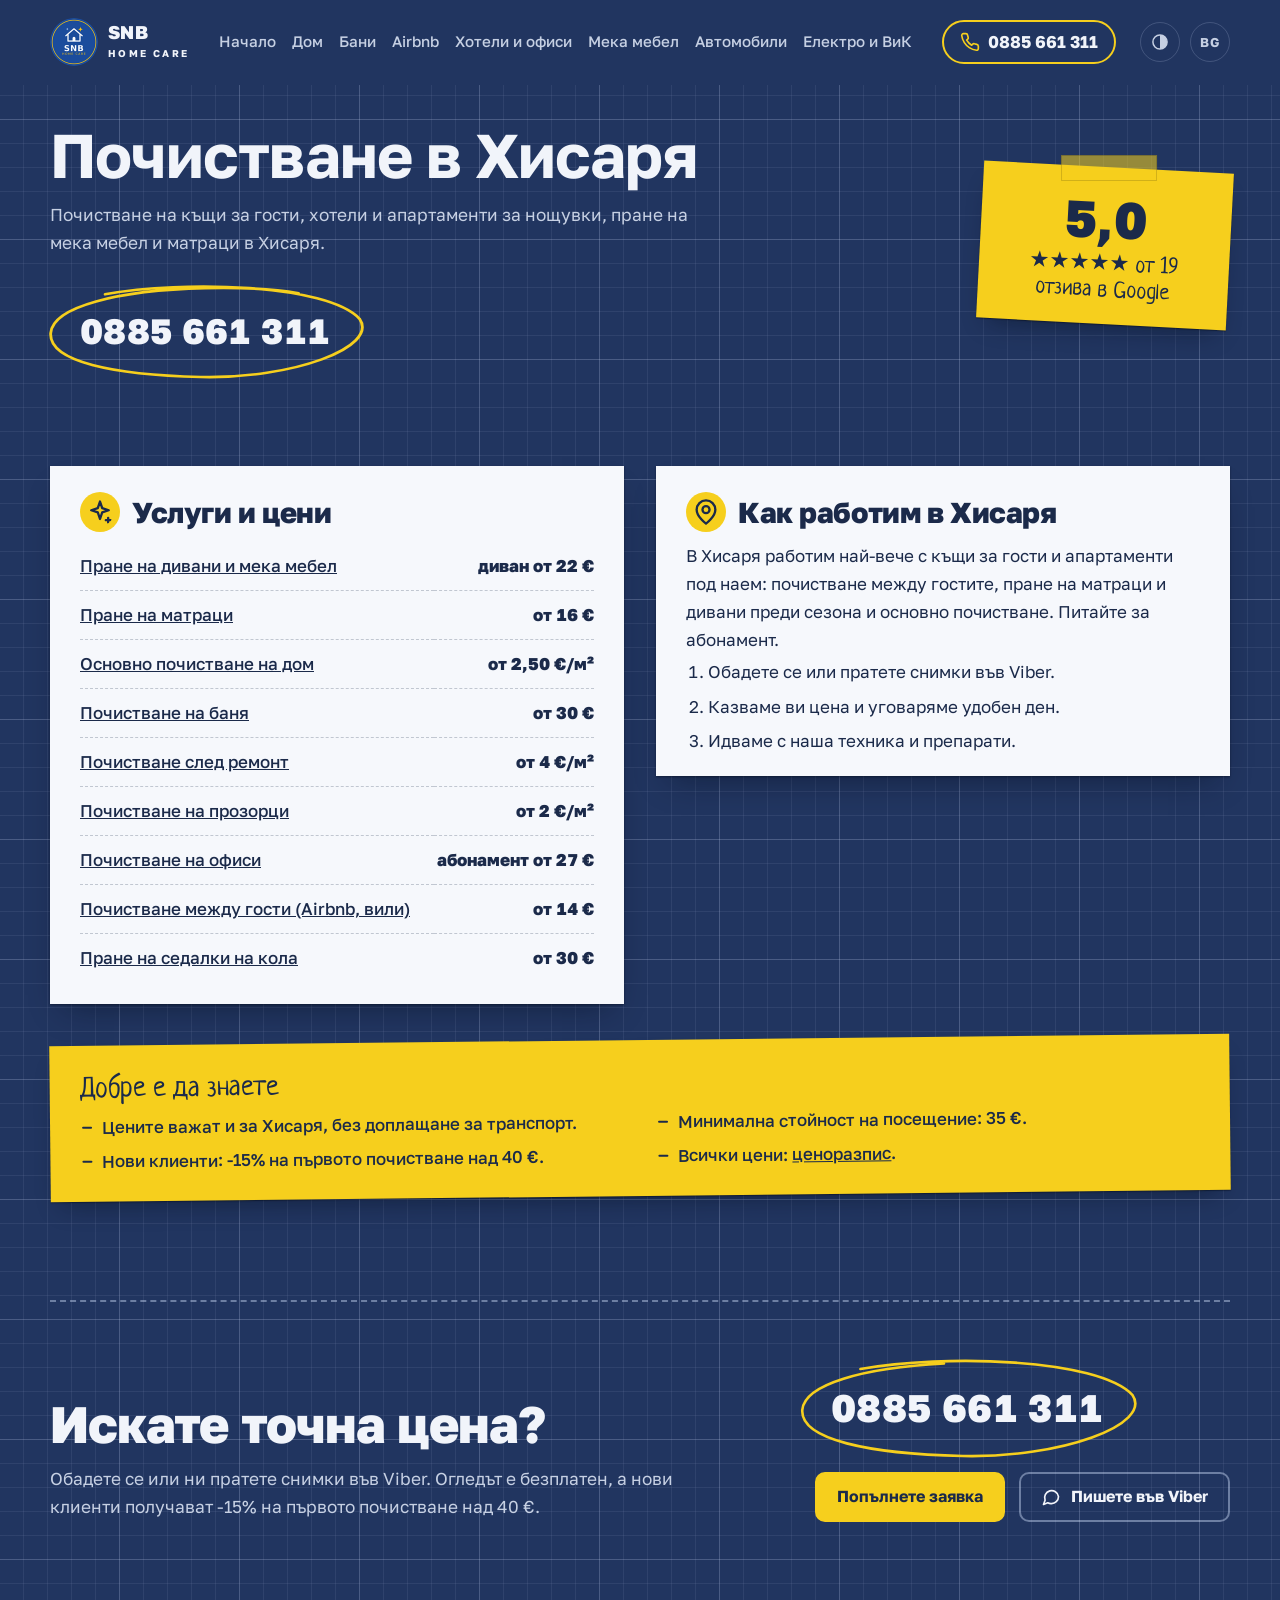
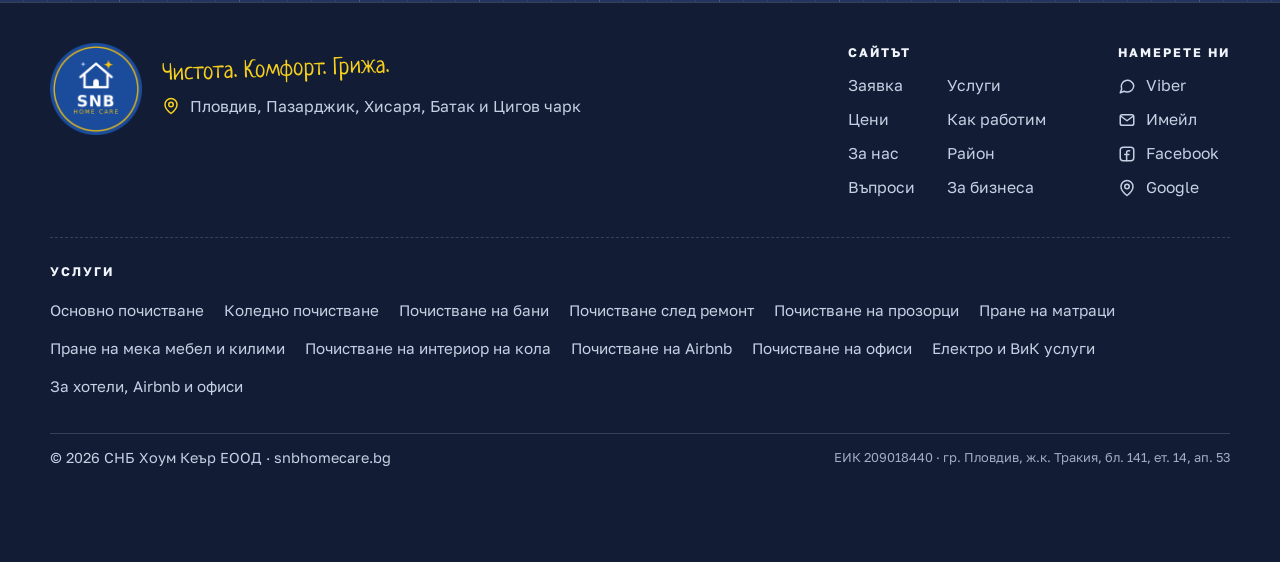
<file: pochistvane-hisarya/index.html>
<!doctype html>
<html lang="bg" data-lang="bg">
<head>
<meta charset="utf-8">
<meta name="viewport" content="width=device-width, initial-scale=1, viewport-fit=cover">
<title>Почистване в Хисаря: пране на дивани и матраци | SNB Home Care</title>
<meta name="description" content="Почистване на къщи за гости, хотели и апартаменти за нощувки, пране на мека мебел и матраци в Хисаря. Обадете се: 0885 661 311.">
<meta property="og:type" content="website">
<meta property="og:site_name" content="SNB Home Care">
<meta property="og:locale" content="bg_BG">
<meta property="og:title" content="Почистване в Хисаря: SNB Home Care">
<meta property="og:description" content="Почистване на къщи за гости, хотели и апартаменти за нощувки, пране на мека мебел и матраци в Хисаря. Обадете се: 0885 661 311.">
<meta property="og:url" content="https://snbhomecare.bg/pochistvane-hisarya/">
<meta property="og:image" content="https://snbhomecare.bg/img/og.jpg">
<meta property="og:image:type" content="image/jpeg">
<meta property="og:image:width" content="1200">
<meta property="og:image:height" content="630">
<meta name="twitter:card" content="summary_large_image">
<meta name="twitter:image" content="https://snbhomecare.bg/img/og.jpg">
<meta name="theme-color" content="#121d35">
<link rel="canonical" href="https://snbhomecare.bg/pochistvane-hisarya/" data-base="https://snbhomecare.bg/pochistvane-hisarya/">
<link rel="alternate" hreflang="bg" href="https://snbhomecare.bg/pochistvane-hisarya/">
<link rel="alternate" hreflang="en" href="https://snbhomecare.bg/pochistvane-hisarya/?lang=en">
<link rel="icon" href="/img/favicon.png" type="image/png">
<link rel="apple-touch-icon" href="/img/apple-touch-icon.png">
<script>try{var t=localStorage.getItem('snb-theme');if(t==='light'||t==='dark')document.documentElement.dataset.theme=t;}catch(e){}</script>
<link rel="preconnect" href="https://fonts.googleapis.com">
<link rel="preconnect" href="https://fonts.gstatic.com" crossorigin>
<link rel="stylesheet" href="https://fonts.googleapis.com/css2?family=Golos+Text:wght@400;500;600;700;800&family=Neucha&display=swap">
<link rel="stylesheet" href="/css/style.css">
<!-- LD:start -->
<script type="application/ld+json">
{
 "@context": "https://schema.org",
 "@graph": [
  {
   "@type": "BreadcrumbList",
   "itemListElement": [
    {
     "@type": "ListItem",
     "position": 1,
     "name": "Начало",
     "item": "https://snbhomecare.bg/"
    },
    {
     "@type": "ListItem",
     "position": 2,
     "name": "Почистване в Хисаря",
     "item": "https://snbhomecare.bg/pochistvane-hisarya/"
    }
   ]
  }
 ]
}
</script>
<!-- LD:end -->
</head>
<body class="prices-page">
<svg width="0" height="0" style="position:absolute" aria-hidden="true">
  <symbol id="i-phone" viewBox="0 0 24 24"><path fill="none" stroke="currentColor" stroke-width="2" stroke-linecap="round" stroke-linejoin="round" d="M22 16.9v3a2 2 0 0 1-2.2 2 19.8 19.8 0 0 1-8.6-3.1 19.5 19.5 0 0 1-6-6A19.8 19.8 0 0 1 2.1 4.2 2 2 0 0 1 4.1 2h3a2 2 0 0 1 2 1.7c.1.9.4 1.8.7 2.7a2 2 0 0 1-.5 2.1L8 9.8a16 16 0 0 0 6 6l1.3-1.3a2 2 0 0 1 2.1-.4c.9.3 1.8.6 2.7.7a2 2 0 0 1 1.7 2Z"/></symbol>
  <symbol id="i-chat" viewBox="0 0 24 24"><path fill="none" stroke="currentColor" stroke-width="2" stroke-linecap="round" stroke-linejoin="round" d="M21 11.5a8.4 8.4 0 0 1-9 8.4 8.6 8.6 0 0 1-3.9-.9L3 21l1.9-5.1A8.4 8.4 0 1 1 21 11.5Z"/></symbol>
  <symbol id="i-pin" viewBox="0 0 24 24"><path fill="none" stroke="currentColor" stroke-width="2" stroke-linecap="round" stroke-linejoin="round" d="M20 10c0 6-8 12-8 12s-8-6-8-12a8 8 0 0 1 16 0Z"/><circle cx="12" cy="10" r="3" fill="none" stroke="currentColor" stroke-width="2"/></symbol>
  <symbol id="i-home" viewBox="0 0 24 24"><path fill="none" stroke="currentColor" stroke-width="2" stroke-linecap="round" stroke-linejoin="round" d="m3 10 9-7 9 7v10a2 2 0 0 1-2 2H5a2 2 0 0 1-2-2Z M9 22V12h6v10"/></symbol>
  <symbol id="i-key" viewBox="0 0 24 24"><circle cx="7.5" cy="15.5" r="4.5" fill="none" stroke="currentColor" stroke-width="2"/><path fill="none" stroke="currentColor" stroke-width="2" stroke-linecap="round" d="m10.7 12.3 9.3-9.3M16 7l3 3M14 9l2 2"/></symbol>
  <symbol id="i-sparkle" viewBox="0 0 24 24"><path fill="none" stroke="currentColor" stroke-width="2" stroke-linejoin="round" d="M12 3l1.9 5.6L19.5 10.5l-5.6 1.9L12 18l-1.9-5.6L4.5 10.5l5.6-1.9Z"/><path fill="none" stroke="currentColor" stroke-width="2" stroke-linecap="round" d="M19 17v4M17 19h4"/></symbol>
  <symbol id="i-sofa" viewBox="0 0 24 24"><path fill="none" stroke="currentColor" stroke-width="2" stroke-linecap="round" stroke-linejoin="round" d="M4 11V8a3 3 0 0 1 3-3h10a3 3 0 0 1 3 3v3M2 13a2 2 0 0 1 4 0v2h12v-2a2 2 0 0 1 4 0v5H2Z M5 18v2M19 18v2"/></symbol>
  <symbol id="i-bed" viewBox="0 0 24 24"><path fill="none" stroke="currentColor" stroke-width="2" stroke-linecap="round" stroke-linejoin="round" d="M2 20V6M2 16h20v4M22 16v-4a3 3 0 0 0-3-3H10v7M6 12.5a1.5 1.5 0 1 0 0-.01"/></symbol>
  <symbol id="i-car" viewBox="0 0 24 24"><path fill="none" stroke="currentColor" stroke-width="2" stroke-linecap="round" stroke-linejoin="round" d="M5 17H3v-5l2-5h14l2 5v5h-2M5 12h14"/><circle cx="7.5" cy="17" r="2" fill="none" stroke="currentColor" stroke-width="2"/><circle cx="16.5" cy="17" r="2" fill="none" stroke="currentColor" stroke-width="2"/></symbol>
  <symbol id="i-window" viewBox="0 0 24 24"><rect x="4" y="3" width="16" height="18" rx="1.5" fill="none" stroke="currentColor" stroke-width="2"/><path fill="none" stroke="currentColor" stroke-width="2" d="M12 3v18M4 12h16"/></symbol>
  <symbol id="i-tool" viewBox="0 0 24 24"><path fill="none" stroke="currentColor" stroke-width="2" stroke-linecap="round" stroke-linejoin="round" d="M14.7 6.3a4 4 0 0 0 5 5L22 14l-8 8-2.3-2.3a4 4 0 0 0-5-5L4 12l8-8Z M13 2l-1.5 4.5M7 13l-5 5 4 4 5-5"/></symbol>
  <symbol id="i-mail" viewBox="0 0 24 24"><rect x="3" y="5" width="18" height="14" rx="2.5" fill="none" stroke="currentColor" stroke-width="2"/><path d="m4 7 8 6 8-6" fill="none" stroke="currentColor" stroke-width="2" stroke-linecap="round" stroke-linejoin="round"/></symbol>
  <symbol id="i-fb" viewBox="0 0 24 24"><rect x="3" y="3" width="18" height="18" rx="4" fill="none" stroke="currentColor" stroke-width="2"/><path fill="none" stroke="currentColor" stroke-width="2" stroke-linecap="round" stroke-linejoin="round" d="M15.5 7.5H14a2.5 2.5 0 0 0-2.5 2.5v11M9 12.5h5.5"/></symbol>
</svg>

  <header class="top gutter">
    <div class="wrap">
      <a class="logo" href="/" data-bg-aria-label="SNB Home Care, начална страница" data-en-aria-label="SNB Home Care, home page">
        <img src="/img/logo-96.png" width="48" height="48" alt="">
        <span><b>SNB</b><small>HOME CARE</small></span>
      </a>
      <nav id="nav" data-bg-aria-label="Навигация" data-en-aria-label="Navigation">
        <a href="/"><span lang="bg">Начало</span><span lang="en">Home</span></a>
        <a href="#dom"><span lang="bg">Дом</span><span lang="en">Homes</span></a>
        <a href="#bani"><span lang="bg">Бани</span><span lang="en">Bathrooms</span></a>
        <a href="#airbnb"><span lang="bg">Airbnb</span><span lang="en">Airbnb</span></a>
        <a href="#hoteli"><span lang="bg">Хотели и офиси</span><span lang="en">Hotels, offices</span></a>
        <a href="#mebel"><span lang="bg">Мека мебел</span><span lang="en">Upholstery</span></a>
        <a href="#koli"><span lang="bg">Автомобили</span><span lang="en">Cars</span></a>
        <a href="#vik"><span lang="bg">Електро и ВиК</span><span lang="en">Electrical</span></a>
      </nav>
      <div class="top-right">
        <a class="tel" href="tel:+359885661311">
          <svg aria-hidden="true"><use href="#i-phone"/></svg>
          <span lang="bg">0885 661 311</span><span lang="en">+359 885 661 311</span>
        </a>
        <button type="button" class="round theme" id="theme" data-mode="system">
          <svg class="t-system" viewBox="0 0 24 24" aria-hidden="true"><circle cx="12" cy="12" r="8.5" fill="none" stroke="currentColor" stroke-width="1.8"/><path d="M12 3.5a8.5 8.5 0 0 1 0 17z" fill="currentColor"/></svg>
          <svg class="t-light" viewBox="0 0 24 24" aria-hidden="true"><circle cx="12" cy="12" r="4.2" fill="none" stroke="currentColor" stroke-width="1.8"/><path d="M12 2.5v2.6M12 18.9v2.6M2.5 12h2.6M18.9 12h2.6M5.3 5.3l1.8 1.8M16.9 16.9l1.8 1.8M5.3 18.7l1.8-1.8M16.9 7.1l1.8-1.8" stroke="currentColor" stroke-width="1.8" stroke-linecap="round"/></svg>
          <svg class="t-dark" viewBox="0 0 24 24" aria-hidden="true"><path d="M20 14.6A8.5 8.5 0 1 1 9.4 4a6.8 6.8 0 0 0 10.6 10.6z" fill="none" stroke="currentColor" stroke-width="1.8" stroke-linejoin="round"/></svg>
        </button>
        <button type="button" class="round lang-btn" id="lang" data-lang-set="en" aria-label="English" title="English">BG</button>
        <button type="button" class="round menu-btn" id="menu" aria-expanded="false" aria-controls="nav" aria-label="Меню" data-bg-aria-label="Меню" data-en-aria-label="Menu">
          <svg class="m-open" viewBox="0 0 24 24" aria-hidden="true"><path d="M4 7h16M4 12h16M4 17h16" fill="none" stroke="currentColor" stroke-width="2" stroke-linecap="round"/></svg>
          <svg class="m-close" viewBox="0 0 24 24" aria-hidden="true"><path d="M6 6l12 12M18 6 6 18" fill="none" stroke="currentColor" stroke-width="2" stroke-linecap="round"/></svg>
        </button>
      </div>
    </div>
  </header>

  <main>
    <section class="pr-hero gutter">
      <div class="wrap">
        <div>
          <h1><span lang="bg">Почистване в Хисаря</span><span lang="en">Cleaning in Hisarya</span></h1>
          <p class="lede"><span lang="bg">Почистване на къщи за гости, хотели и апартаменти за нощувки, пране на мека мебел и матраци в Хисаря.</span><span lang="en">Cleaning of guest houses, hotels and holiday flats, plus upholstery and mattress cleaning in Hisarya.</span></p>
          <div class="phone-row">
            <a class="circled" href="tel:+359885661311">
              <span lang="bg">0885 661 311</span><span lang="en">+359 885 661 311</span>
              <svg class="ring" viewBox="0 0 300 100" preserveAspectRatio="none" aria-hidden="true"><path pathLength="1" d="M58 14 C 130 0, 262 4, 292 38 C 310 66, 230 97, 146 95 C 66 93, 6 80, 8 52 C 10 26, 70 10, 150 8 C 190 7, 214 9, 236 13" fill="none" stroke="currentColor" stroke-width="2.6" stroke-linecap="round"/></svg>
            </a>
          </div>
        </div>
        <p class="sticky tape pr-offer"><b>5,0</b><span lang="bg">★★★★★ от 19 отзива в Google</span><span lang="en">★★★★★ from 19 Google reviews</span></p>
      </div>
    </section>

    <div class="sec gutter pr-sec">
      <div class="wrap pr-grid">
        <section class="pr-card" id="uslugi" aria-labelledby="usl-h">
          <h2 id="usl-h"><svg aria-hidden="true"><use href="#i-sparkle"/></svg><span lang="bg">Услуги и цени</span><span lang="en">Services and prices</span></h2>
            <table class="pr-table">
              <tbody>
              <tr><th scope="row"><a href="/uslugi/prane-na-mebel/"><span lang="bg">Пране на дивани и мека мебел</span><span lang="en">Sofa and upholstery cleaning</span></a></th><td><span lang="bg">диван от 22 €</span><span lang="en">sofa from €22</span></td></tr>
              <tr><th scope="row"><a href="/uslugi/prane-na-matraci/"><span lang="bg">Пране на матраци</span><span lang="en">Mattress cleaning</span></a></th><td><span lang="bg">от 16 €</span><span lang="en">from €16</span></td></tr>
              <tr><th scope="row"><a href="/uslugi/osnovno-pochistvane/"><span lang="bg">Основно почистване на дом</span><span lang="en">Deep cleaning of a home</span></a></th><td><span lang="bg">от 2,50 €/м²</span><span lang="en">from €2.50/m²</span></td></tr>
              <tr><th scope="row"><a href="/uslugi/pochistvane-na-bani/"><span lang="bg">Почистване на баня</span><span lang="en">Bathroom cleaning</span></a></th><td><span lang="bg">от 30 €</span><span lang="en">from €30</span></td></tr>
              <tr><th scope="row"><a href="/uslugi/pochistvane-sled-remont/"><span lang="bg">Почистване след ремонт</span><span lang="en">After-renovation cleaning</span></a></th><td><span lang="bg">от 4 €/м²</span><span lang="en">from €4/m²</span></td></tr>
              <tr><th scope="row"><a href="/uslugi/prozorci/"><span lang="bg">Почистване на прозорци</span><span lang="en">Window cleaning</span></a></th><td><span lang="bg">от 2 €/м²</span><span lang="en">from €2/m²</span></td></tr>
              <tr><th scope="row"><a href="/uslugi/pochistvane-na-ofisi/"><span lang="bg">Почистване на офиси</span><span lang="en">Office cleaning</span></a></th><td><span lang="bg">абонамент от 27 €</span><span lang="en">subscription from €27</span></td></tr>
              <tr><th scope="row"><a href="/uslugi/airbnb/"><span lang="bg">Почистване между гости (Airbnb, вили)</span><span lang="en">Cleaning between guests (Airbnb, holiday homes)</span></a></th><td><span lang="bg">от 14 €</span><span lang="en">from €14</span></td></tr>
              <tr><th scope="row"><a href="/uslugi/avtomobili/"><span lang="bg">Пране на седалки на кола</span><span lang="en">Car upholstery cleaning</span></a></th><td><span lang="bg">от 30 €</span><span lang="en">from €30</span></td></tr>
              </tbody>
            </table>
        </section>
        <section class="pr-card" id="kak" aria-labelledby="kak-h">
          <h2 id="kak-h"><svg aria-hidden="true"><use href="#i-pin"/></svg><span lang="bg">Как работим в Хисаря</span><span lang="en">How we work in Hisarya</span></h2>
          <p><span lang="bg">В Хисаря работим най-вече с къщи за гости и апартаменти под наем: почистване между гостите, пране на матраци и дивани преди сезона и основно почистване. Питайте за абонамент.</span><span lang="en">In Hisarya we mostly work with guest houses and holiday lets: cleaning between guests, mattresses and sofas before the season, and deep cleaning. Ask about a subscription.</span></p>
          <ol class="pr-steps">
            <li><span lang="bg">Обадете се или пратете снимки във Viber.</span><span lang="en">Call us or send photos on Viber.</span></li>
            <li><span lang="bg">Казваме ви цена и уговаряме удобен ден.</span><span lang="en">We give you a price and agree a convenient day.</span></li>
            <li><span lang="bg">Идваме с наша техника и препарати.</span><span lang="en">We come with our own machines and products.</span></li>
          </ol>
        </section>
        <section class="sticky pr-terms" aria-labelledby="terms-h">
          <h2 id="terms-h" class="t"><span lang="bg">Добре е да знаете</span><span lang="en">Good to know</span></h2>
          <ul>
            <li><span lang="bg">Цените важат и за Хисаря, без доплащане за транспорт.</span><span lang="en">Prices are the same in Hisarya, with no extra charge for transport.</span></li>
            <li><span lang="bg">Минимална стойност на посещение: 35 €.</span><span lang="en">Minimum per visit: €35.</span></li>
            <li><span lang="bg">Нови клиенти: -15% на първото почистване над 40 €.</span><span lang="en">New customers: 15% off the first cleaning over €40.</span></li>
            <li><span lang="bg">Всички цени: <a href="/ceni/">ценоразпис</a>.</span><span lang="en">All prices: <a href="/ceni/">price list</a>.</span></li>
          </ul>
        </section>
      </div>
    </div>

    <section class="sec gutter" id="contact">
      <div class="wrap">
        <div class="call-page">
          <div>
            <h2><span lang="bg">Искате точна цена?</span><span lang="en">Want an exact price?</span></h2>
            <p class="lede"><span lang="bg">Обадете се или ни пратете снимки във Viber. Огледът е безплатен, а нови клиенти получават -15% на първото почистване над 40 €.</span><span lang="en">Call us or send photos on Viber. The visit is free, and new customers get 15% off their first cleaning over €40.</span></p>
          </div>
          <div class="call-side">
            <a class="circled" href="tel:+359885661311">
              <span lang="bg">0885 661 311</span><span lang="en">+359 885 661 311</span>
              <svg class="ring" viewBox="0 0 300 100" preserveAspectRatio="none" aria-hidden="true"><path pathLength="1" d="M58 14 C 130 0, 262 4, 292 38 C 310 66, 230 97, 146 95 C 66 93, 6 80, 8 52 C 10 26, 70 10, 150 8 C 190 7, 214 9, 236 13" fill="none" stroke="currentColor" stroke-width="2.6" stroke-linecap="round" vector-effect="non-scaling-stroke"/></svg>
            </a>
            <div class="actions">
              <a class="btn btn-fill" href="/#order"><span lang="bg">Попълнете заявка</span><span lang="en">Fill in a request</span></a>
              <a class="btn btn-line" href="viber://chat?number=%2B359885661311"><svg aria-hidden="true"><use href="#i-chat"/></svg><span lang="bg">Пишете във Viber</span><span lang="en">Message us on Viber</span></a>
            </div>
          </div>
        </div>
      </div>
    </section>
  </main>

  <footer class="foot gutter">
    <div class="wrap">
      <div class="foot-top">
        <div class="foot-brand">
          <a class="foot-logo" href="/" data-bg-aria-label="SNB Home Care, към началото" data-en-aria-label="SNB Home Care, back to top">
            <img src="/img/logo.png" width="384" height="384" alt="SNB Home Care">
          </a>
          <p class="hand foot-slogan"><span lang="bg">Чистота. Комфорт. Грижа.</span><span lang="en">Clean. Comfort. Care.</span></p>
          <p class="foot-area">
            <svg aria-hidden="true"><use href="#i-pin"/></svg>
            <span><span lang="bg">Пловдив, Пазарджик, Хисаря, Батак и Цигов чарк</span><span lang="en">Plovdiv, Pazardzhik, Hisarya, Batak and Tsigov Chark</span></span>
          </p>
        </div>
        <nav class="foot-col" data-bg-aria-label="Навигация в долната част" data-en-aria-label="Footer navigation">
          <h3><span lang="bg">Сайтът</span><span lang="en">The site</span></h3>
          <a href="/#order"><span lang="bg">Заявка</span><span lang="en">Request</span></a>
          <a href="/#services"><span lang="bg">Услуги</span><span lang="en">Services</span></a>
          <a href="/ceni/"><span lang="bg">Цени</span><span lang="en">Prices</span></a>
          <a href="/#steps"><span lang="bg">Как работим</span><span lang="en">How it works</span></a>
          <a href="/#about"><span lang="bg">За нас</span><span lang="en">About us</span></a>
          <a href="/#area"><span lang="bg">Район</span><span lang="en">Area</span></a>
          <a href="/#faq"><span lang="bg">Въпроси</span><span lang="en">FAQ</span></a>
          <a href="/za-biznesa/"><span lang="bg">За бизнеса</span><span lang="en">For businesses</span></a>
        </nav>
        <div class="foot-col">
          <h3><span lang="bg">Намерете ни</span><span lang="en">Find us</span></h3>
          <a href="viber://chat?number=%2B359885661311"><svg aria-hidden="true"><use href="#i-chat"/></svg>Viber</a>
          <a href="mailto:snbhomecare@gmail.com"><svg aria-hidden="true"><use href="#i-mail"/></svg><span lang="bg">Имейл</span><span lang="en">Email</span></a>
          <a href="https://www.facebook.com/SNBHomeCare" target="_blank" rel="noopener"><svg aria-hidden="true"><use href="#i-fb"/></svg>Facebook</a>
          <a href="https://share.google/vhJVnm5u2xnnQxjWb" target="_blank" rel="noopener"><svg aria-hidden="true"><use href="#i-pin"/></svg>Google</a>
        </div>
        <!-- FOOTSVC:start -->
<nav class="foot-svc" data-bg-aria-label="Услуги" data-en-aria-label="Services"><h3><span lang="bg">Услуги</span><span lang="en">Services</span></h3><div><a href="/uslugi/osnovno-pochistvane/"><span lang="bg">Основно почистване</span><span lang="en">Deep cleaning</span></a><a href="/uslugi/koledno-pochistvane/"><span lang="bg">Коледно почистване</span><span lang="en">Christmas cleaning</span></a><a href="/uslugi/pochistvane-na-bani/"><span lang="bg">Почистване на бани</span><span lang="en">Bathroom cleaning</span></a><a href="/uslugi/pochistvane-sled-remont/"><span lang="bg">Почистване след ремонт</span><span lang="en">After-renovation cleaning</span></a><a href="/uslugi/prozorci/"><span lang="bg">Почистване на прозорци</span><span lang="en">Window cleaning</span></a><a href="/uslugi/prane-na-matraci/"><span lang="bg">Пране на матраци</span><span lang="en">Mattress cleaning</span></a><a href="/uslugi/prane-na-mebel/"><span lang="bg">Пране на мека мебел и килими</span><span lang="en">Upholstery and rug cleaning</span></a><a href="/uslugi/avtomobili/"><span lang="bg">Почистване на интериор на кола</span><span lang="en">Car interior cleaning</span></a><a href="/uslugi/airbnb/"><span lang="bg">Почистване на Airbnb</span><span lang="en">Airbnb cleaning</span></a><a href="/uslugi/pochistvane-na-ofisi/"><span lang="bg">Почистване на офиси</span><span lang="en">Office cleaning</span></a><a href="/uslugi/elektro-vik/"><span lang="bg">Електро и ВиК услуги</span><span lang="en">Electrical and plumbing</span></a><a href="/za-biznesa/"><span lang="bg">За хотели, Airbnb и офиси</span><span lang="en">For hotels, Airbnb and offices</span></a></div></nav>
<!-- FOOTSVC:end -->
      </div>
      <div class="foot-base">
        <span>© 2026 <span lang="bg">СНБ Хоум Кеър ЕООД</span><span lang="en">SNB Home Care EOOD</span> · snbhomecare.bg</span>
        <span class="foot-legal"><span lang="bg">ЕИК 209018440 · гр. Пловдив, ж.к. Тракия, бл. 141, ет. 14, ап. 53</span><span lang="en">UIC 209018440 · Trakia, bl. 141, fl. 14, apt. 53, Plovdiv, Bulgaria</span></span>
      </div>
    </div>
  </footer>

  <button type="button" class="to-top" aria-label="Обратно най-горе" data-bg-aria-label="Обратно най-горе" data-en-aria-label="Back to the top">
    <svg class="tt-ring" viewBox="0 0 56 56" aria-hidden="true"><circle cx="28" cy="28" r="25" pathLength="1"/><circle class="tt-fill" cx="28" cy="28" r="25" pathLength="1"/></svg>
    <svg class="tt-arrow" viewBox="0 0 24 24" aria-hidden="true"><path d="M12 19V5M5.5 11.5 12 5l6.5 6.5"/></svg>
    <span class="tt-note" aria-hidden="true"><span lang="bg">нагоре?</span><span lang="en">back up?</span></span>
  </button>

  <div class="mbar">
    <a class="m-tel" href="tel:+359885661311"><svg aria-hidden="true"><use href="#i-phone"/></svg><span lang="bg">Обади се</span><span lang="en">Call us</span></a>
    <a class="m-viber" href="viber://chat?number=%2B359885661311"><svg aria-hidden="true"><use href="#i-chat"/></svg>Viber</a>
    <a class="m-req" href="/#order"><span lang="bg">Заявка</span><span lang="en">Request</span></a>
  </div>

<script src="/js/main.js"></script>
<script defer src="https://static.cloudflareinsights.com/beacon.min.js" data-cf-beacon='{"token":"fed9561a117d4ad885695dc93797b30b"}'></script></body>
</html>
</file>
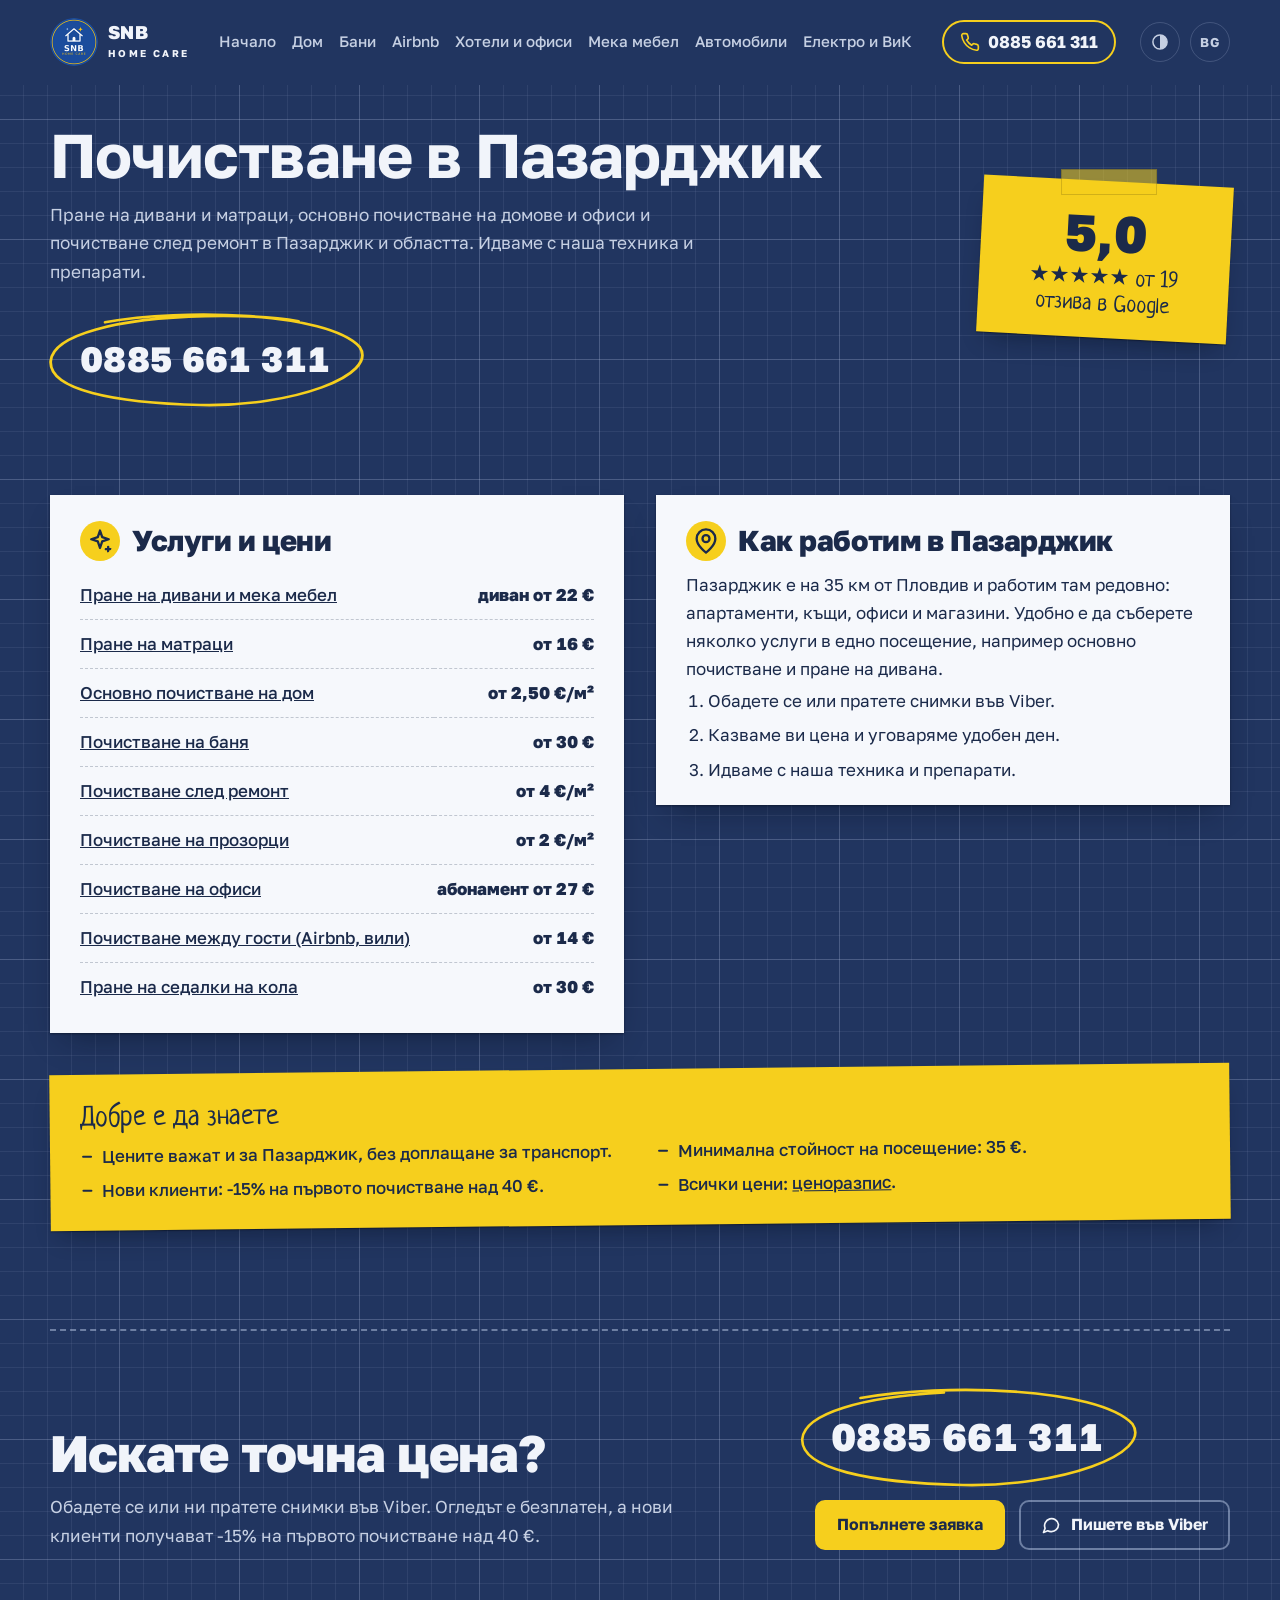
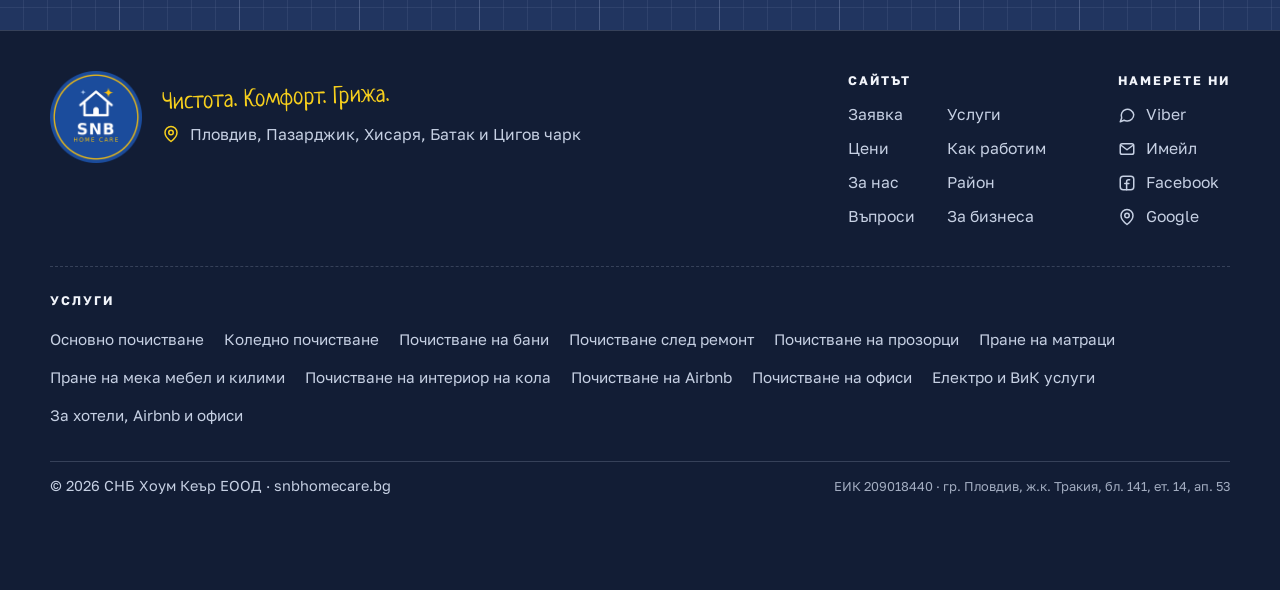
<file: pochistvane-pazardzhik/index.html>
<!doctype html>
<html lang="bg" data-lang="bg">
<head>
<meta charset="utf-8">
<meta name="viewport" content="width=device-width, initial-scale=1, viewport-fit=cover">
<title>Почистване в Пазарджик: пране на дивани и матраци | SNB Home Care</title>
<meta name="description" content="Пране на дивани и матраци, основно почистване на домове и офиси и почистване след ремонт в Пазарджик и областта. Идваме с наша техника и препарати. Обадете се: 0885 661 311.">
<meta property="og:type" content="website">
<meta property="og:site_name" content="SNB Home Care">
<meta property="og:locale" content="bg_BG">
<meta property="og:title" content="Почистване в Пазарджик: SNB Home Care">
<meta property="og:description" content="Пране на дивани и матраци, основно почистване на домове и офиси и почистване след ремонт в Пазарджик и областта. Идваме с наша техника и препарати. Обадете се: 0885 661 311.">
<meta property="og:url" content="https://snbhomecare.bg/pochistvane-pazardzhik/">
<meta property="og:image" content="https://snbhomecare.bg/img/og.jpg">
<meta property="og:image:type" content="image/jpeg">
<meta property="og:image:width" content="1200">
<meta property="og:image:height" content="630">
<meta name="twitter:card" content="summary_large_image">
<meta name="twitter:image" content="https://snbhomecare.bg/img/og.jpg">
<meta name="theme-color" content="#121d35">
<link rel="canonical" href="https://snbhomecare.bg/pochistvane-pazardzhik/" data-base="https://snbhomecare.bg/pochistvane-pazardzhik/">
<link rel="alternate" hreflang="bg" href="https://snbhomecare.bg/pochistvane-pazardzhik/">
<link rel="alternate" hreflang="en" href="https://snbhomecare.bg/pochistvane-pazardzhik/?lang=en">
<link rel="icon" href="/img/favicon.png" type="image/png">
<link rel="apple-touch-icon" href="/img/apple-touch-icon.png">
<script>try{var t=localStorage.getItem('snb-theme');if(t==='light'||t==='dark')document.documentElement.dataset.theme=t;}catch(e){}</script>
<link rel="preconnect" href="https://fonts.googleapis.com">
<link rel="preconnect" href="https://fonts.gstatic.com" crossorigin>
<link rel="stylesheet" href="https://fonts.googleapis.com/css2?family=Golos+Text:wght@400;500;600;700;800&family=Neucha&display=swap">
<link rel="stylesheet" href="/css/style.css">
<!-- LD:start -->
<script type="application/ld+json">
{
 "@context": "https://schema.org",
 "@graph": [
  {
   "@type": "BreadcrumbList",
   "itemListElement": [
    {
     "@type": "ListItem",
     "position": 1,
     "name": "Начало",
     "item": "https://snbhomecare.bg/"
    },
    {
     "@type": "ListItem",
     "position": 2,
     "name": "Почистване в Пазарджик",
     "item": "https://snbhomecare.bg/pochistvane-pazardzhik/"
    }
   ]
  }
 ]
}
</script>
<!-- LD:end -->
</head>
<body class="prices-page">
<svg width="0" height="0" style="position:absolute" aria-hidden="true">
  <symbol id="i-phone" viewBox="0 0 24 24"><path fill="none" stroke="currentColor" stroke-width="2" stroke-linecap="round" stroke-linejoin="round" d="M22 16.9v3a2 2 0 0 1-2.2 2 19.8 19.8 0 0 1-8.6-3.1 19.5 19.5 0 0 1-6-6A19.8 19.8 0 0 1 2.1 4.2 2 2 0 0 1 4.1 2h3a2 2 0 0 1 2 1.7c.1.9.4 1.8.7 2.7a2 2 0 0 1-.5 2.1L8 9.8a16 16 0 0 0 6 6l1.3-1.3a2 2 0 0 1 2.1-.4c.9.3 1.8.6 2.7.7a2 2 0 0 1 1.7 2Z"/></symbol>
  <symbol id="i-chat" viewBox="0 0 24 24"><path fill="none" stroke="currentColor" stroke-width="2" stroke-linecap="round" stroke-linejoin="round" d="M21 11.5a8.4 8.4 0 0 1-9 8.4 8.6 8.6 0 0 1-3.9-.9L3 21l1.9-5.1A8.4 8.4 0 1 1 21 11.5Z"/></symbol>
  <symbol id="i-pin" viewBox="0 0 24 24"><path fill="none" stroke="currentColor" stroke-width="2" stroke-linecap="round" stroke-linejoin="round" d="M20 10c0 6-8 12-8 12s-8-6-8-12a8 8 0 0 1 16 0Z"/><circle cx="12" cy="10" r="3" fill="none" stroke="currentColor" stroke-width="2"/></symbol>
  <symbol id="i-home" viewBox="0 0 24 24"><path fill="none" stroke="currentColor" stroke-width="2" stroke-linecap="round" stroke-linejoin="round" d="m3 10 9-7 9 7v10a2 2 0 0 1-2 2H5a2 2 0 0 1-2-2Z M9 22V12h6v10"/></symbol>
  <symbol id="i-key" viewBox="0 0 24 24"><circle cx="7.5" cy="15.5" r="4.5" fill="none" stroke="currentColor" stroke-width="2"/><path fill="none" stroke="currentColor" stroke-width="2" stroke-linecap="round" d="m10.7 12.3 9.3-9.3M16 7l3 3M14 9l2 2"/></symbol>
  <symbol id="i-sparkle" viewBox="0 0 24 24"><path fill="none" stroke="currentColor" stroke-width="2" stroke-linejoin="round" d="M12 3l1.9 5.6L19.5 10.5l-5.6 1.9L12 18l-1.9-5.6L4.5 10.5l5.6-1.9Z"/><path fill="none" stroke="currentColor" stroke-width="2" stroke-linecap="round" d="M19 17v4M17 19h4"/></symbol>
  <symbol id="i-sofa" viewBox="0 0 24 24"><path fill="none" stroke="currentColor" stroke-width="2" stroke-linecap="round" stroke-linejoin="round" d="M4 11V8a3 3 0 0 1 3-3h10a3 3 0 0 1 3 3v3M2 13a2 2 0 0 1 4 0v2h12v-2a2 2 0 0 1 4 0v5H2Z M5 18v2M19 18v2"/></symbol>
  <symbol id="i-bed" viewBox="0 0 24 24"><path fill="none" stroke="currentColor" stroke-width="2" stroke-linecap="round" stroke-linejoin="round" d="M2 20V6M2 16h20v4M22 16v-4a3 3 0 0 0-3-3H10v7M6 12.5a1.5 1.5 0 1 0 0-.01"/></symbol>
  <symbol id="i-car" viewBox="0 0 24 24"><path fill="none" stroke="currentColor" stroke-width="2" stroke-linecap="round" stroke-linejoin="round" d="M5 17H3v-5l2-5h14l2 5v5h-2M5 12h14"/><circle cx="7.5" cy="17" r="2" fill="none" stroke="currentColor" stroke-width="2"/><circle cx="16.5" cy="17" r="2" fill="none" stroke="currentColor" stroke-width="2"/></symbol>
  <symbol id="i-window" viewBox="0 0 24 24"><rect x="4" y="3" width="16" height="18" rx="1.5" fill="none" stroke="currentColor" stroke-width="2"/><path fill="none" stroke="currentColor" stroke-width="2" d="M12 3v18M4 12h16"/></symbol>
  <symbol id="i-tool" viewBox="0 0 24 24"><path fill="none" stroke="currentColor" stroke-width="2" stroke-linecap="round" stroke-linejoin="round" d="M14.7 6.3a4 4 0 0 0 5 5L22 14l-8 8-2.3-2.3a4 4 0 0 0-5-5L4 12l8-8Z M13 2l-1.5 4.5M7 13l-5 5 4 4 5-5"/></symbol>
  <symbol id="i-mail" viewBox="0 0 24 24"><rect x="3" y="5" width="18" height="14" rx="2.5" fill="none" stroke="currentColor" stroke-width="2"/><path d="m4 7 8 6 8-6" fill="none" stroke="currentColor" stroke-width="2" stroke-linecap="round" stroke-linejoin="round"/></symbol>
  <symbol id="i-fb" viewBox="0 0 24 24"><rect x="3" y="3" width="18" height="18" rx="4" fill="none" stroke="currentColor" stroke-width="2"/><path fill="none" stroke="currentColor" stroke-width="2" stroke-linecap="round" stroke-linejoin="round" d="M15.5 7.5H14a2.5 2.5 0 0 0-2.5 2.5v11M9 12.5h5.5"/></symbol>
</svg>

  <header class="top gutter">
    <div class="wrap">
      <a class="logo" href="/" data-bg-aria-label="SNB Home Care, начална страница" data-en-aria-label="SNB Home Care, home page">
        <img src="/img/logo-96.png" width="48" height="48" alt="">
        <span><b>SNB</b><small>HOME CARE</small></span>
      </a>
      <nav id="nav" data-bg-aria-label="Навигация" data-en-aria-label="Navigation">
        <a href="/"><span lang="bg">Начало</span><span lang="en">Home</span></a>
        <a href="#dom"><span lang="bg">Дом</span><span lang="en">Homes</span></a>
        <a href="#bani"><span lang="bg">Бани</span><span lang="en">Bathrooms</span></a>
        <a href="#airbnb"><span lang="bg">Airbnb</span><span lang="en">Airbnb</span></a>
        <a href="#hoteli"><span lang="bg">Хотели и офиси</span><span lang="en">Hotels, offices</span></a>
        <a href="#mebel"><span lang="bg">Мека мебел</span><span lang="en">Upholstery</span></a>
        <a href="#koli"><span lang="bg">Автомобили</span><span lang="en">Cars</span></a>
        <a href="#vik"><span lang="bg">Електро и ВиК</span><span lang="en">Electrical</span></a>
      </nav>
      <div class="top-right">
        <a class="tel" href="tel:+359885661311">
          <svg aria-hidden="true"><use href="#i-phone"/></svg>
          <span lang="bg">0885 661 311</span><span lang="en">+359 885 661 311</span>
        </a>
        <button type="button" class="round theme" id="theme" data-mode="system">
          <svg class="t-system" viewBox="0 0 24 24" aria-hidden="true"><circle cx="12" cy="12" r="8.5" fill="none" stroke="currentColor" stroke-width="1.8"/><path d="M12 3.5a8.5 8.5 0 0 1 0 17z" fill="currentColor"/></svg>
          <svg class="t-light" viewBox="0 0 24 24" aria-hidden="true"><circle cx="12" cy="12" r="4.2" fill="none" stroke="currentColor" stroke-width="1.8"/><path d="M12 2.5v2.6M12 18.9v2.6M2.5 12h2.6M18.9 12h2.6M5.3 5.3l1.8 1.8M16.9 16.9l1.8 1.8M5.3 18.7l1.8-1.8M16.9 7.1l1.8-1.8" stroke="currentColor" stroke-width="1.8" stroke-linecap="round"/></svg>
          <svg class="t-dark" viewBox="0 0 24 24" aria-hidden="true"><path d="M20 14.6A8.5 8.5 0 1 1 9.4 4a6.8 6.8 0 0 0 10.6 10.6z" fill="none" stroke="currentColor" stroke-width="1.8" stroke-linejoin="round"/></svg>
        </button>
        <button type="button" class="round lang-btn" id="lang" data-lang-set="en" aria-label="English" title="English">BG</button>
        <button type="button" class="round menu-btn" id="menu" aria-expanded="false" aria-controls="nav" aria-label="Меню" data-bg-aria-label="Меню" data-en-aria-label="Menu">
          <svg class="m-open" viewBox="0 0 24 24" aria-hidden="true"><path d="M4 7h16M4 12h16M4 17h16" fill="none" stroke="currentColor" stroke-width="2" stroke-linecap="round"/></svg>
          <svg class="m-close" viewBox="0 0 24 24" aria-hidden="true"><path d="M6 6l12 12M18 6 6 18" fill="none" stroke="currentColor" stroke-width="2" stroke-linecap="round"/></svg>
        </button>
      </div>
    </div>
  </header>

  <main>
    <section class="pr-hero gutter">
      <div class="wrap">
        <div>
          <h1><span lang="bg">Почистване в Пазарджик</span><span lang="en">Cleaning in Pazardzhik</span></h1>
          <p class="lede"><span lang="bg">Пране на дивани и матраци, основно почистване на домове и офиси и почистване след ремонт в Пазарджик и областта. Идваме с наша техника и препарати.</span><span lang="en">Sofa and mattress cleaning, deep cleaning of homes and offices and after-renovation cleaning in Pazardzhik and the region. We bring our own machines and products.</span></p>
          <div class="phone-row">
            <a class="circled" href="tel:+359885661311">
              <span lang="bg">0885 661 311</span><span lang="en">+359 885 661 311</span>
              <svg class="ring" viewBox="0 0 300 100" preserveAspectRatio="none" aria-hidden="true"><path pathLength="1" d="M58 14 C 130 0, 262 4, 292 38 C 310 66, 230 97, 146 95 C 66 93, 6 80, 8 52 C 10 26, 70 10, 150 8 C 190 7, 214 9, 236 13" fill="none" stroke="currentColor" stroke-width="2.6" stroke-linecap="round"/></svg>
            </a>
          </div>
        </div>
        <p class="sticky tape pr-offer"><b>5,0</b><span lang="bg">★★★★★ от 19 отзива в Google</span><span lang="en">★★★★★ from 19 Google reviews</span></p>
      </div>
    </section>

    <div class="sec gutter pr-sec">
      <div class="wrap pr-grid">
        <section class="pr-card" id="uslugi" aria-labelledby="usl-h">
          <h2 id="usl-h"><svg aria-hidden="true"><use href="#i-sparkle"/></svg><span lang="bg">Услуги и цени</span><span lang="en">Services and prices</span></h2>
            <table class="pr-table">
              <tbody>
              <tr><th scope="row"><a href="/uslugi/prane-na-mebel/"><span lang="bg">Пране на дивани и мека мебел</span><span lang="en">Sofa and upholstery cleaning</span></a></th><td><span lang="bg">диван от 22 €</span><span lang="en">sofa from €22</span></td></tr>
              <tr><th scope="row"><a href="/uslugi/prane-na-matraci/"><span lang="bg">Пране на матраци</span><span lang="en">Mattress cleaning</span></a></th><td><span lang="bg">от 16 €</span><span lang="en">from €16</span></td></tr>
              <tr><th scope="row"><a href="/uslugi/osnovno-pochistvane/"><span lang="bg">Основно почистване на дом</span><span lang="en">Deep cleaning of a home</span></a></th><td><span lang="bg">от 2,50 €/м²</span><span lang="en">from €2.50/m²</span></td></tr>
              <tr><th scope="row"><a href="/uslugi/pochistvane-na-bani/"><span lang="bg">Почистване на баня</span><span lang="en">Bathroom cleaning</span></a></th><td><span lang="bg">от 30 €</span><span lang="en">from €30</span></td></tr>
              <tr><th scope="row"><a href="/uslugi/pochistvane-sled-remont/"><span lang="bg">Почистване след ремонт</span><span lang="en">After-renovation cleaning</span></a></th><td><span lang="bg">от 4 €/м²</span><span lang="en">from €4/m²</span></td></tr>
              <tr><th scope="row"><a href="/uslugi/prozorci/"><span lang="bg">Почистване на прозорци</span><span lang="en">Window cleaning</span></a></th><td><span lang="bg">от 2 €/м²</span><span lang="en">from €2/m²</span></td></tr>
              <tr><th scope="row"><a href="/uslugi/pochistvane-na-ofisi/"><span lang="bg">Почистване на офиси</span><span lang="en">Office cleaning</span></a></th><td><span lang="bg">абонамент от 27 €</span><span lang="en">subscription from €27</span></td></tr>
              <tr><th scope="row"><a href="/uslugi/airbnb/"><span lang="bg">Почистване между гости (Airbnb, вили)</span><span lang="en">Cleaning between guests (Airbnb, holiday homes)</span></a></th><td><span lang="bg">от 14 €</span><span lang="en">from €14</span></td></tr>
              <tr><th scope="row"><a href="/uslugi/avtomobili/"><span lang="bg">Пране на седалки на кола</span><span lang="en">Car upholstery cleaning</span></a></th><td><span lang="bg">от 30 €</span><span lang="en">from €30</span></td></tr>
              </tbody>
            </table>
        </section>
        <section class="pr-card" id="kak" aria-labelledby="kak-h">
          <h2 id="kak-h"><svg aria-hidden="true"><use href="#i-pin"/></svg><span lang="bg">Как работим в Пазарджик</span><span lang="en">How we work in Pazardzhik</span></h2>
          <p><span lang="bg">Пазарджик е на 35 км от Пловдив и работим там редовно: апартаменти, къщи, офиси и магазини. Удобно е да съберете няколко услуги в едно посещение, например основно почистване и пране на дивана.</span><span lang="en">Pazardzhik is 35 km from Plovdiv and we work there regularly: flats, houses, offices and shops. It pays to combine several jobs in one visit, for example a deep clean and the sofa.</span></p>
          <ol class="pr-steps">
            <li><span lang="bg">Обадете се или пратете снимки във Viber.</span><span lang="en">Call us or send photos on Viber.</span></li>
            <li><span lang="bg">Казваме ви цена и уговаряме удобен ден.</span><span lang="en">We give you a price and agree a convenient day.</span></li>
            <li><span lang="bg">Идваме с наша техника и препарати.</span><span lang="en">We come with our own machines and products.</span></li>
          </ol>
        </section>
        <section class="sticky pr-terms" aria-labelledby="terms-h">
          <h2 id="terms-h" class="t"><span lang="bg">Добре е да знаете</span><span lang="en">Good to know</span></h2>
          <ul>
            <li><span lang="bg">Цените важат и за Пазарджик, без доплащане за транспорт.</span><span lang="en">Prices are the same in Pazardzhik, with no extra charge for transport.</span></li>
            <li><span lang="bg">Минимална стойност на посещение: 35 €.</span><span lang="en">Minimum per visit: €35.</span></li>
            <li><span lang="bg">Нови клиенти: -15% на първото почистване над 40 €.</span><span lang="en">New customers: 15% off the first cleaning over €40.</span></li>
            <li><span lang="bg">Всички цени: <a href="/ceni/">ценоразпис</a>.</span><span lang="en">All prices: <a href="/ceni/">price list</a>.</span></li>
          </ul>
        </section>
      </div>
    </div>

    <section class="sec gutter" id="contact">
      <div class="wrap">
        <div class="call-page">
          <div>
            <h2><span lang="bg">Искате точна цена?</span><span lang="en">Want an exact price?</span></h2>
            <p class="lede"><span lang="bg">Обадете се или ни пратете снимки във Viber. Огледът е безплатен, а нови клиенти получават -15% на първото почистване над 40 €.</span><span lang="en">Call us or send photos on Viber. The visit is free, and new customers get 15% off their first cleaning over €40.</span></p>
          </div>
          <div class="call-side">
            <a class="circled" href="tel:+359885661311">
              <span lang="bg">0885 661 311</span><span lang="en">+359 885 661 311</span>
              <svg class="ring" viewBox="0 0 300 100" preserveAspectRatio="none" aria-hidden="true"><path pathLength="1" d="M58 14 C 130 0, 262 4, 292 38 C 310 66, 230 97, 146 95 C 66 93, 6 80, 8 52 C 10 26, 70 10, 150 8 C 190 7, 214 9, 236 13" fill="none" stroke="currentColor" stroke-width="2.6" stroke-linecap="round" vector-effect="non-scaling-stroke"/></svg>
            </a>
            <div class="actions">
              <a class="btn btn-fill" href="/#order"><span lang="bg">Попълнете заявка</span><span lang="en">Fill in a request</span></a>
              <a class="btn btn-line" href="viber://chat?number=%2B359885661311"><svg aria-hidden="true"><use href="#i-chat"/></svg><span lang="bg">Пишете във Viber</span><span lang="en">Message us on Viber</span></a>
            </div>
          </div>
        </div>
      </div>
    </section>
  </main>

  <footer class="foot gutter">
    <div class="wrap">
      <div class="foot-top">
        <div class="foot-brand">
          <a class="foot-logo" href="/" data-bg-aria-label="SNB Home Care, към началото" data-en-aria-label="SNB Home Care, back to top">
            <img src="/img/logo.png" width="384" height="384" alt="SNB Home Care">
          </a>
          <p class="hand foot-slogan"><span lang="bg">Чистота. Комфорт. Грижа.</span><span lang="en">Clean. Comfort. Care.</span></p>
          <p class="foot-area">
            <svg aria-hidden="true"><use href="#i-pin"/></svg>
            <span><span lang="bg">Пловдив, Пазарджик, Хисаря, Батак и Цигов чарк</span><span lang="en">Plovdiv, Pazardzhik, Hisarya, Batak and Tsigov Chark</span></span>
          </p>
        </div>
        <nav class="foot-col" data-bg-aria-label="Навигация в долната част" data-en-aria-label="Footer navigation">
          <h3><span lang="bg">Сайтът</span><span lang="en">The site</span></h3>
          <a href="/#order"><span lang="bg">Заявка</span><span lang="en">Request</span></a>
          <a href="/#services"><span lang="bg">Услуги</span><span lang="en">Services</span></a>
          <a href="/ceni/"><span lang="bg">Цени</span><span lang="en">Prices</span></a>
          <a href="/#steps"><span lang="bg">Как работим</span><span lang="en">How it works</span></a>
          <a href="/#about"><span lang="bg">За нас</span><span lang="en">About us</span></a>
          <a href="/#area"><span lang="bg">Район</span><span lang="en">Area</span></a>
          <a href="/#faq"><span lang="bg">Въпроси</span><span lang="en">FAQ</span></a>
          <a href="/za-biznesa/"><span lang="bg">За бизнеса</span><span lang="en">For businesses</span></a>
        </nav>
        <div class="foot-col">
          <h3><span lang="bg">Намерете ни</span><span lang="en">Find us</span></h3>
          <a href="viber://chat?number=%2B359885661311"><svg aria-hidden="true"><use href="#i-chat"/></svg>Viber</a>
          <a href="mailto:snbhomecare@gmail.com"><svg aria-hidden="true"><use href="#i-mail"/></svg><span lang="bg">Имейл</span><span lang="en">Email</span></a>
          <a href="https://www.facebook.com/SNBHomeCare" target="_blank" rel="noopener"><svg aria-hidden="true"><use href="#i-fb"/></svg>Facebook</a>
          <a href="https://share.google/vhJVnm5u2xnnQxjWb" target="_blank" rel="noopener"><svg aria-hidden="true"><use href="#i-pin"/></svg>Google</a>
        </div>
        <!-- FOOTSVC:start -->
<nav class="foot-svc" data-bg-aria-label="Услуги" data-en-aria-label="Services"><h3><span lang="bg">Услуги</span><span lang="en">Services</span></h3><div><a href="/uslugi/osnovno-pochistvane/"><span lang="bg">Основно почистване</span><span lang="en">Deep cleaning</span></a><a href="/uslugi/koledno-pochistvane/"><span lang="bg">Коледно почистване</span><span lang="en">Christmas cleaning</span></a><a href="/uslugi/pochistvane-na-bani/"><span lang="bg">Почистване на бани</span><span lang="en">Bathroom cleaning</span></a><a href="/uslugi/pochistvane-sled-remont/"><span lang="bg">Почистване след ремонт</span><span lang="en">After-renovation cleaning</span></a><a href="/uslugi/prozorci/"><span lang="bg">Почистване на прозорци</span><span lang="en">Window cleaning</span></a><a href="/uslugi/prane-na-matraci/"><span lang="bg">Пране на матраци</span><span lang="en">Mattress cleaning</span></a><a href="/uslugi/prane-na-mebel/"><span lang="bg">Пране на мека мебел и килими</span><span lang="en">Upholstery and rug cleaning</span></a><a href="/uslugi/avtomobili/"><span lang="bg">Почистване на интериор на кола</span><span lang="en">Car interior cleaning</span></a><a href="/uslugi/airbnb/"><span lang="bg">Почистване на Airbnb</span><span lang="en">Airbnb cleaning</span></a><a href="/uslugi/pochistvane-na-ofisi/"><span lang="bg">Почистване на офиси</span><span lang="en">Office cleaning</span></a><a href="/uslugi/elektro-vik/"><span lang="bg">Електро и ВиК услуги</span><span lang="en">Electrical and plumbing</span></a><a href="/za-biznesa/"><span lang="bg">За хотели, Airbnb и офиси</span><span lang="en">For hotels, Airbnb and offices</span></a></div></nav>
<!-- FOOTSVC:end -->
      </div>
      <div class="foot-base">
        <span>© 2026 <span lang="bg">СНБ Хоум Кеър ЕООД</span><span lang="en">SNB Home Care EOOD</span> · snbhomecare.bg</span>
        <span class="foot-legal"><span lang="bg">ЕИК 209018440 · гр. Пловдив, ж.к. Тракия, бл. 141, ет. 14, ап. 53</span><span lang="en">UIC 209018440 · Trakia, bl. 141, fl. 14, apt. 53, Plovdiv, Bulgaria</span></span>
      </div>
    </div>
  </footer>

  <button type="button" class="to-top" aria-label="Обратно най-горе" data-bg-aria-label="Обратно най-горе" data-en-aria-label="Back to the top">
    <svg class="tt-ring" viewBox="0 0 56 56" aria-hidden="true"><circle cx="28" cy="28" r="25" pathLength="1"/><circle class="tt-fill" cx="28" cy="28" r="25" pathLength="1"/></svg>
    <svg class="tt-arrow" viewBox="0 0 24 24" aria-hidden="true"><path d="M12 19V5M5.5 11.5 12 5l6.5 6.5"/></svg>
    <span class="tt-note" aria-hidden="true"><span lang="bg">нагоре?</span><span lang="en">back up?</span></span>
  </button>

  <div class="mbar">
    <a class="m-tel" href="tel:+359885661311"><svg aria-hidden="true"><use href="#i-phone"/></svg><span lang="bg">Обади се</span><span lang="en">Call us</span></a>
    <a class="m-viber" href="viber://chat?number=%2B359885661311"><svg aria-hidden="true"><use href="#i-chat"/></svg>Viber</a>
    <a class="m-req" href="/#order"><span lang="bg">Заявка</span><span lang="en">Request</span></a>
  </div>

<script src="/js/main.js"></script>
<script defer src="https://static.cloudflareinsights.com/beacon.min.js" data-cf-beacon='{"token":"fed9561a117d4ad885695dc93797b30b"}'></script></body>
</html>
</file>
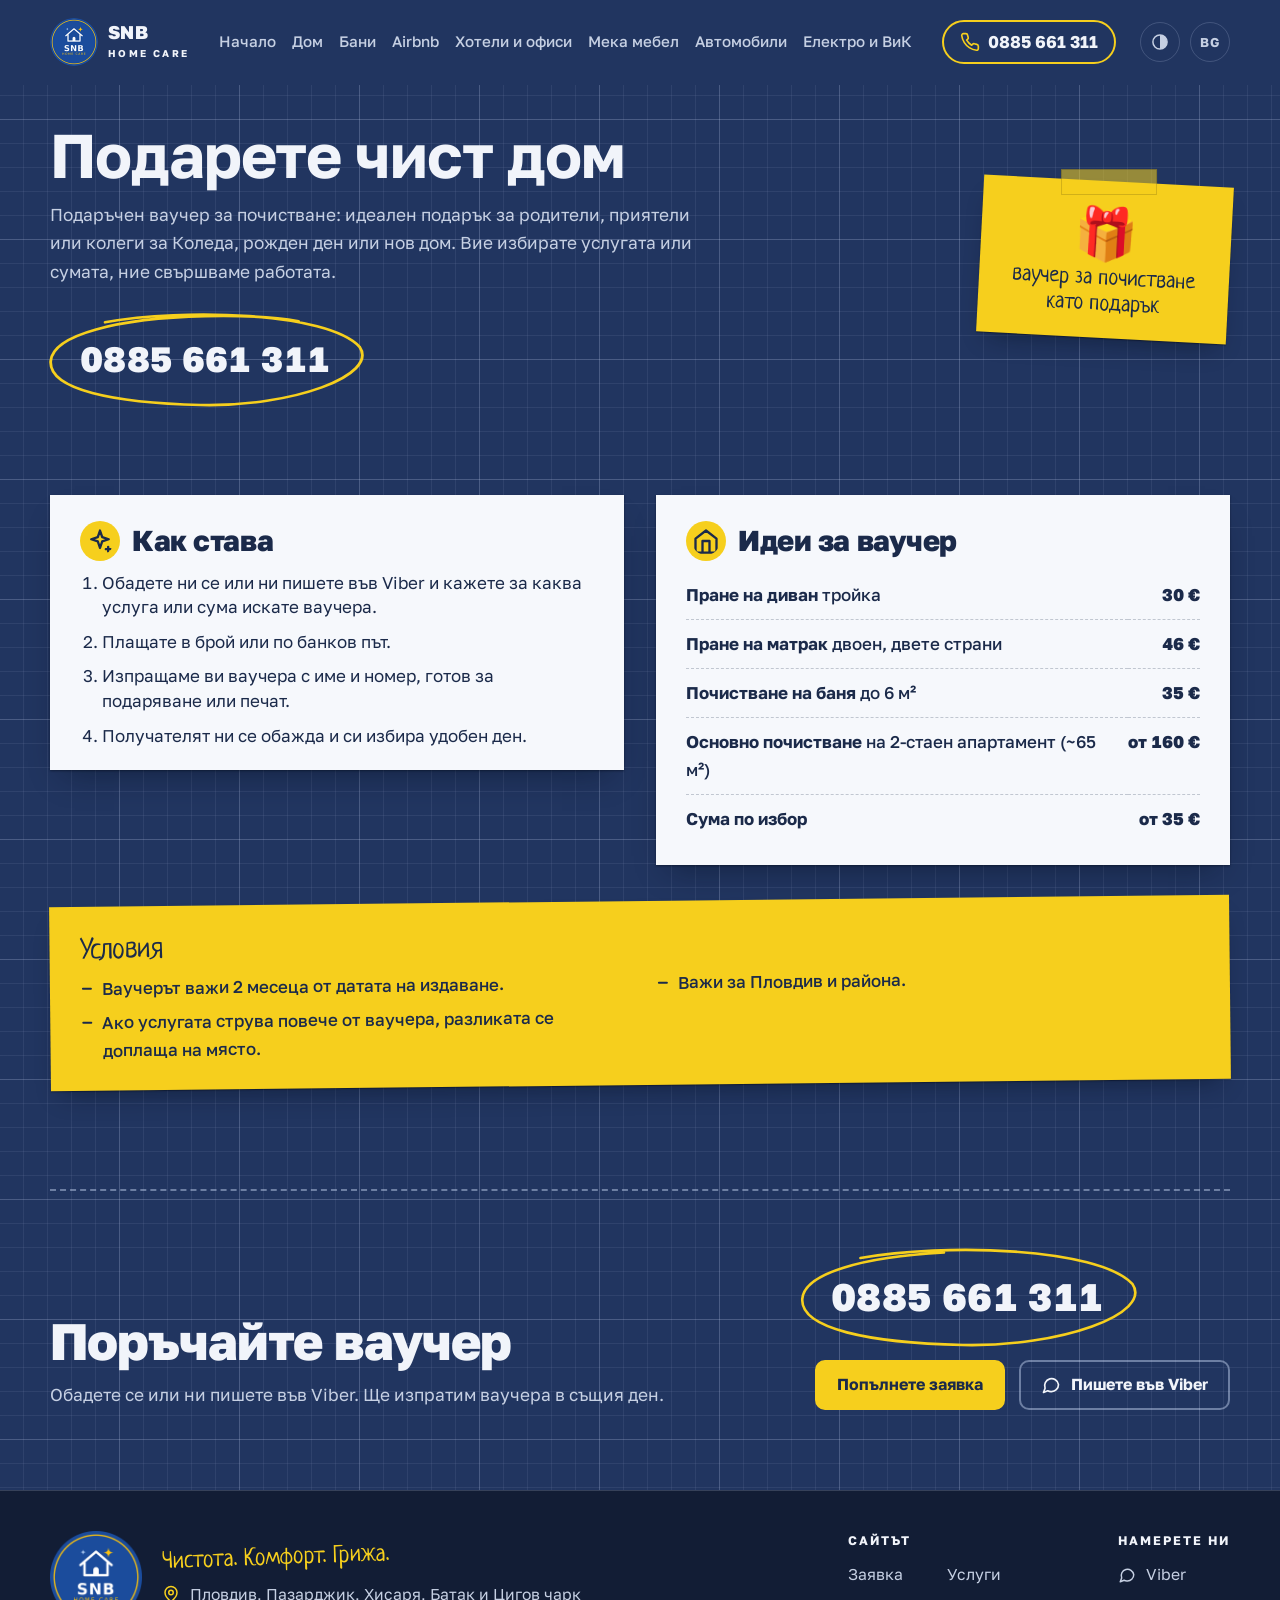
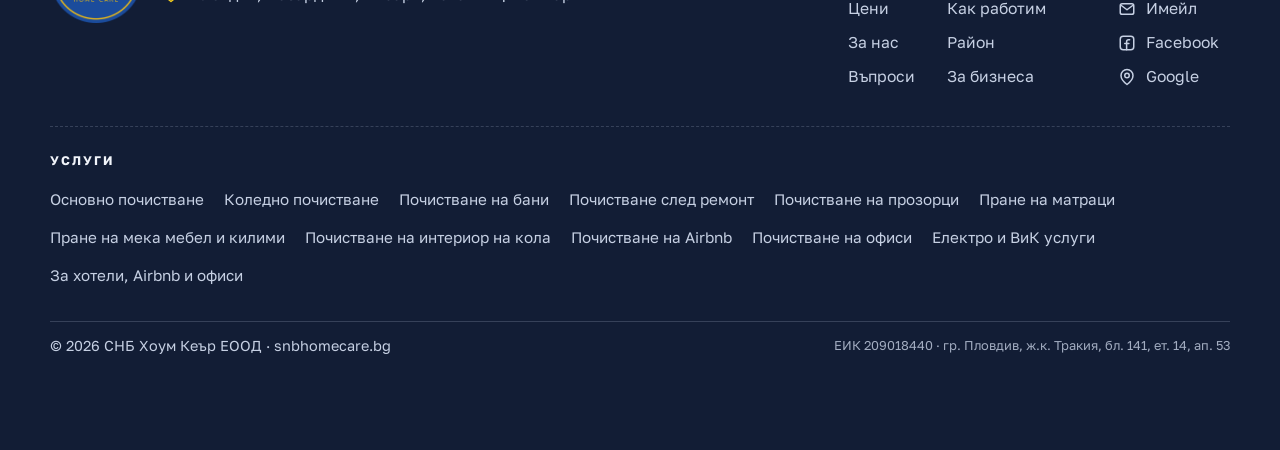
<file: vaucher/index.html>
<!doctype html>
<html lang="bg" data-lang="bg">
<head>
<meta charset="utf-8">
<meta name="viewport" content="width=device-width, initial-scale=1, viewport-fit=cover">
<title>Подаръчен ваучер за почистване в Пловдив: SNB Home Care</title>
<meta name="description" content="Подарете чист дом: ваучер за основно почистване, пране на дивани и матраци или почистване на баня в Пловдив. Поръчка по телефона или във Viber.">
<meta property="og:type" content="website">
<meta property="og:site_name" content="SNB Home Care">
<meta property="og:locale" content="bg_BG">
<meta property="og:title" content="Подаръчен ваучер: SNB Home Care">
<meta property="og:description" content="Подарете чист дом: ваучер за основно почистване, пране на дивани и матраци или почистване на баня в Пловдив. Поръчка по телефона или във Viber.">
<meta property="og:url" content="https://snbhomecare.bg/vaucher/">
<meta property="og:image" content="https://snbhomecare.bg/img/og.jpg">
<meta property="og:image:type" content="image/jpeg">
<meta property="og:image:width" content="1200">
<meta property="og:image:height" content="630">
<meta name="twitter:card" content="summary_large_image">
<meta name="twitter:image" content="https://snbhomecare.bg/img/og.jpg">
<meta name="theme-color" content="#121d35">
<link rel="canonical" href="https://snbhomecare.bg/vaucher/" data-base="https://snbhomecare.bg/vaucher/">
<link rel="alternate" hreflang="bg" href="https://snbhomecare.bg/vaucher/">
<link rel="alternate" hreflang="en" href="https://snbhomecare.bg/vaucher/?lang=en">
<link rel="icon" href="/img/favicon.png" type="image/png">
<link rel="apple-touch-icon" href="/img/apple-touch-icon.png">
<script>try{var t=localStorage.getItem('snb-theme');if(t==='light'||t==='dark')document.documentElement.dataset.theme=t;}catch(e){}</script>
<link rel="preconnect" href="https://fonts.googleapis.com">
<link rel="preconnect" href="https://fonts.gstatic.com" crossorigin>
<link rel="stylesheet" href="https://fonts.googleapis.com/css2?family=Golos+Text:wght@400;500;600;700;800&family=Neucha&display=swap">
<link rel="stylesheet" href="/css/style.css">
<!-- LD:start -->
<script type="application/ld+json">
{
 "@context": "https://schema.org",
 "@graph": [
  {
   "@type": "BreadcrumbList",
   "itemListElement": [
    {
     "@type": "ListItem",
     "position": 1,
     "name": "Начало",
     "item": "https://snbhomecare.bg/"
    },
    {
     "@type": "ListItem",
     "position": 2,
     "name": "Подаръчен ваучер",
     "item": "https://snbhomecare.bg/vaucher/"
    }
   ]
  }
 ]
}
</script>
<!-- LD:end -->
</head>
<body class="prices-page">
<svg width="0" height="0" style="position:absolute" aria-hidden="true">
  <symbol id="i-phone" viewBox="0 0 24 24"><path fill="none" stroke="currentColor" stroke-width="2" stroke-linecap="round" stroke-linejoin="round" d="M22 16.9v3a2 2 0 0 1-2.2 2 19.8 19.8 0 0 1-8.6-3.1 19.5 19.5 0 0 1-6-6A19.8 19.8 0 0 1 2.1 4.2 2 2 0 0 1 4.1 2h3a2 2 0 0 1 2 1.7c.1.9.4 1.8.7 2.7a2 2 0 0 1-.5 2.1L8 9.8a16 16 0 0 0 6 6l1.3-1.3a2 2 0 0 1 2.1-.4c.9.3 1.8.6 2.7.7a2 2 0 0 1 1.7 2Z"/></symbol>
  <symbol id="i-chat" viewBox="0 0 24 24"><path fill="none" stroke="currentColor" stroke-width="2" stroke-linecap="round" stroke-linejoin="round" d="M21 11.5a8.4 8.4 0 0 1-9 8.4 8.6 8.6 0 0 1-3.9-.9L3 21l1.9-5.1A8.4 8.4 0 1 1 21 11.5Z"/></symbol>
  <symbol id="i-pin" viewBox="0 0 24 24"><path fill="none" stroke="currentColor" stroke-width="2" stroke-linecap="round" stroke-linejoin="round" d="M20 10c0 6-8 12-8 12s-8-6-8-12a8 8 0 0 1 16 0Z"/><circle cx="12" cy="10" r="3" fill="none" stroke="currentColor" stroke-width="2"/></symbol>
  <symbol id="i-home" viewBox="0 0 24 24"><path fill="none" stroke="currentColor" stroke-width="2" stroke-linecap="round" stroke-linejoin="round" d="m3 10 9-7 9 7v10a2 2 0 0 1-2 2H5a2 2 0 0 1-2-2Z M9 22V12h6v10"/></symbol>
  <symbol id="i-key" viewBox="0 0 24 24"><circle cx="7.5" cy="15.5" r="4.5" fill="none" stroke="currentColor" stroke-width="2"/><path fill="none" stroke="currentColor" stroke-width="2" stroke-linecap="round" d="m10.7 12.3 9.3-9.3M16 7l3 3M14 9l2 2"/></symbol>
  <symbol id="i-sparkle" viewBox="0 0 24 24"><path fill="none" stroke="currentColor" stroke-width="2" stroke-linejoin="round" d="M12 3l1.9 5.6L19.5 10.5l-5.6 1.9L12 18l-1.9-5.6L4.5 10.5l5.6-1.9Z"/><path fill="none" stroke="currentColor" stroke-width="2" stroke-linecap="round" d="M19 17v4M17 19h4"/></symbol>
  <symbol id="i-sofa" viewBox="0 0 24 24"><path fill="none" stroke="currentColor" stroke-width="2" stroke-linecap="round" stroke-linejoin="round" d="M4 11V8a3 3 0 0 1 3-3h10a3 3 0 0 1 3 3v3M2 13a2 2 0 0 1 4 0v2h12v-2a2 2 0 0 1 4 0v5H2Z M5 18v2M19 18v2"/></symbol>
  <symbol id="i-bed" viewBox="0 0 24 24"><path fill="none" stroke="currentColor" stroke-width="2" stroke-linecap="round" stroke-linejoin="round" d="M2 20V6M2 16h20v4M22 16v-4a3 3 0 0 0-3-3H10v7M6 12.5a1.5 1.5 0 1 0 0-.01"/></symbol>
  <symbol id="i-car" viewBox="0 0 24 24"><path fill="none" stroke="currentColor" stroke-width="2" stroke-linecap="round" stroke-linejoin="round" d="M5 17H3v-5l2-5h14l2 5v5h-2M5 12h14"/><circle cx="7.5" cy="17" r="2" fill="none" stroke="currentColor" stroke-width="2"/><circle cx="16.5" cy="17" r="2" fill="none" stroke="currentColor" stroke-width="2"/></symbol>
  <symbol id="i-window" viewBox="0 0 24 24"><rect x="4" y="3" width="16" height="18" rx="1.5" fill="none" stroke="currentColor" stroke-width="2"/><path fill="none" stroke="currentColor" stroke-width="2" d="M12 3v18M4 12h16"/></symbol>
  <symbol id="i-tool" viewBox="0 0 24 24"><path fill="none" stroke="currentColor" stroke-width="2" stroke-linecap="round" stroke-linejoin="round" d="M14.7 6.3a4 4 0 0 0 5 5L22 14l-8 8-2.3-2.3a4 4 0 0 0-5-5L4 12l8-8Z M13 2l-1.5 4.5M7 13l-5 5 4 4 5-5"/></symbol>
  <symbol id="i-mail" viewBox="0 0 24 24"><rect x="3" y="5" width="18" height="14" rx="2.5" fill="none" stroke="currentColor" stroke-width="2"/><path d="m4 7 8 6 8-6" fill="none" stroke="currentColor" stroke-width="2" stroke-linecap="round" stroke-linejoin="round"/></symbol>
  <symbol id="i-fb" viewBox="0 0 24 24"><rect x="3" y="3" width="18" height="18" rx="4" fill="none" stroke="currentColor" stroke-width="2"/><path fill="none" stroke="currentColor" stroke-width="2" stroke-linecap="round" stroke-linejoin="round" d="M15.5 7.5H14a2.5 2.5 0 0 0-2.5 2.5v11M9 12.5h5.5"/></symbol>
</svg>

  <header class="top gutter">
    <div class="wrap">
      <a class="logo" href="/" data-bg-aria-label="SNB Home Care, начална страница" data-en-aria-label="SNB Home Care, home page">
        <img src="/img/logo-96.png" width="48" height="48" alt="">
        <span><b>SNB</b><small>HOME CARE</small></span>
      </a>
      <nav id="nav" data-bg-aria-label="Навигация" data-en-aria-label="Navigation">
        <a href="/"><span lang="bg">Начало</span><span lang="en">Home</span></a>
        <a href="#dom"><span lang="bg">Дом</span><span lang="en">Homes</span></a>
        <a href="#bani"><span lang="bg">Бани</span><span lang="en">Bathrooms</span></a>
        <a href="#airbnb"><span lang="bg">Airbnb</span><span lang="en">Airbnb</span></a>
        <a href="#hoteli"><span lang="bg">Хотели и офиси</span><span lang="en">Hotels, offices</span></a>
        <a href="#mebel"><span lang="bg">Мека мебел</span><span lang="en">Upholstery</span></a>
        <a href="#koli"><span lang="bg">Автомобили</span><span lang="en">Cars</span></a>
        <a href="#vik"><span lang="bg">Електро и ВиК</span><span lang="en">Electrical</span></a>
      </nav>
      <div class="top-right">
        <a class="tel" href="tel:+359885661311">
          <svg aria-hidden="true"><use href="#i-phone"/></svg>
          <span lang="bg">0885 661 311</span><span lang="en">+359 885 661 311</span>
        </a>
        <button type="button" class="round theme" id="theme" data-mode="system">
          <svg class="t-system" viewBox="0 0 24 24" aria-hidden="true"><circle cx="12" cy="12" r="8.5" fill="none" stroke="currentColor" stroke-width="1.8"/><path d="M12 3.5a8.5 8.5 0 0 1 0 17z" fill="currentColor"/></svg>
          <svg class="t-light" viewBox="0 0 24 24" aria-hidden="true"><circle cx="12" cy="12" r="4.2" fill="none" stroke="currentColor" stroke-width="1.8"/><path d="M12 2.5v2.6M12 18.9v2.6M2.5 12h2.6M18.9 12h2.6M5.3 5.3l1.8 1.8M16.9 16.9l1.8 1.8M5.3 18.7l1.8-1.8M16.9 7.1l1.8-1.8" stroke="currentColor" stroke-width="1.8" stroke-linecap="round"/></svg>
          <svg class="t-dark" viewBox="0 0 24 24" aria-hidden="true"><path d="M20 14.6A8.5 8.5 0 1 1 9.4 4a6.8 6.8 0 0 0 10.6 10.6z" fill="none" stroke="currentColor" stroke-width="1.8" stroke-linejoin="round"/></svg>
        </button>
        <button type="button" class="round lang-btn" id="lang" data-lang-set="en" aria-label="English" title="English">BG</button>
        <button type="button" class="round menu-btn" id="menu" aria-expanded="false" aria-controls="nav" aria-label="Меню" data-bg-aria-label="Меню" data-en-aria-label="Menu">
          <svg class="m-open" viewBox="0 0 24 24" aria-hidden="true"><path d="M4 7h16M4 12h16M4 17h16" fill="none" stroke="currentColor" stroke-width="2" stroke-linecap="round"/></svg>
          <svg class="m-close" viewBox="0 0 24 24" aria-hidden="true"><path d="M6 6l12 12M18 6 6 18" fill="none" stroke="currentColor" stroke-width="2" stroke-linecap="round"/></svg>
        </button>
      </div>
    </div>
  </header>

  <main>
    <section class="pr-hero gutter">
      <div class="wrap">
        <div>
          <h1><span lang="bg">Подарете чист дом</span><span lang="en">Give a clean home</span></h1>
          <p class="lede"><span lang="bg">Подаръчен ваучер за почистване: идеален подарък за родители, приятели или колеги за Коледа, рожден ден или нов дом. Вие избирате услугата или сумата, ние свършваме работата.</span><span lang="en">A cleaning gift voucher: a perfect present for parents, friends or colleagues, for Christmas, a birthday or a new home. You choose the service or the amount, we do the work.</span></p>
          <div class="phone-row">
            <a class="circled" href="tel:+359885661311">
              <span lang="bg">0885 661 311</span><span lang="en">+359 885 661 311</span>
              <svg class="ring" viewBox="0 0 300 100" preserveAspectRatio="none" aria-hidden="true"><path pathLength="1" d="M58 14 C 130 0, 262 4, 292 38 C 310 66, 230 97, 146 95 C 66 93, 6 80, 8 52 C 10 26, 70 10, 150 8 C 190 7, 214 9, 236 13" fill="none" stroke="currentColor" stroke-width="2.6" stroke-linecap="round"/></svg>
            </a>
          </div>
        </div>
        <p class="sticky tape pr-offer"><b>🎁</b><span lang="bg">ваучер за почистване като подарък</span><span lang="en">a cleaning voucher as a gift</span></p>
      </div>
    </section>

    <div class="sec gutter pr-sec">
      <div class="wrap pr-grid">
        <section class="pr-card" id="kak" aria-labelledby="kak-h">
          <h2 id="kak-h"><svg aria-hidden="true"><use href="#i-sparkle"/></svg><span lang="bg">Как става</span><span lang="en">How it works</span></h2>
          <ol class="pr-steps">
            <li><span lang="bg">Обадете ни се или ни пишете във Viber и кажете за каква услуга или сума искате ваучера.</span><span lang="en">Call us or message us on Viber and tell us which service or amount you want.</span></li>
            <li><span lang="bg">Плащате в брой или по банков път.</span><span lang="en">Pay in cash or by bank transfer.</span></li>
            <li><span lang="bg">Изпращаме ви ваучера с име и номер, готов за подаряване или печат.</span><span lang="en">We send you the voucher with a name and number, ready to give or print.</span></li>
            <li><span lang="bg">Получателят ни се обажда и си избира удобен ден.</span><span lang="en">The recipient calls us and picks a convenient day.</span></li>
          </ol>
        </section>
        <section class="pr-card" id="koi" aria-labelledby="koi-h">
          <h2 id="koi-h"><svg aria-hidden="true"><use href="#i-home"/></svg><span lang="bg">Идеи за ваучер</span><span lang="en">Voucher ideas</span></h2>
            <table class="pr-table">
              <tbody>
              <tr><th scope="row"><span lang="bg"><b>Пране на диван</b> тройка</span><span lang="en"><b>Sofa cleaning</b>, 3-seater</span></th><td><span lang="bg">30 €</span><span lang="en">€30</span></td></tr>
              <tr><th scope="row"><span lang="bg"><b>Пране на матрак</b> двоен, двете страни</span><span lang="en"><b>Mattress cleaning</b>, double, both sides</span></th><td><span lang="bg">46 €</span><span lang="en">€46</span></td></tr>
              <tr><th scope="row"><span lang="bg"><b>Почистване на баня</b> до 6 м²</span><span lang="en"><b>Bathroom cleaning</b>, up to 6 m²</span></th><td><span lang="bg">35 €</span><span lang="en">€35</span></td></tr>
              <tr><th scope="row"><span lang="bg"><b>Основно почистване</b> на 2-стаен апартамент (~65 м²)</span><span lang="en"><b>Deep clean</b> of a 1-bedroom flat (~65 m²)</span></th><td><span lang="bg">от 160 €</span><span lang="en">from €160</span></td></tr>
              <tr><th scope="row"><span lang="bg"><b>Сума по избор</b></span><span lang="en"><b>Any amount</b></span></th><td><span lang="bg">от 35 €</span><span lang="en">from €35</span></td></tr>
              </tbody>
            </table>
        </section>
        <section class="sticky pr-terms" aria-labelledby="terms-h">
          <h2 id="terms-h" class="t"><span lang="bg">Условия</span><span lang="en">Terms</span></h2>
          <ul>
            <li><span lang="bg">Ваучерът важи 2 месеца от датата на издаване.</span><span lang="en">The voucher is valid for 2 months from the date of issue.</span></li>
            <li><span lang="bg">Важи за Пловдив и района.</span><span lang="en">Valid in Plovdiv and the area.</span></li>
            <li><span lang="bg">Ако услугата струва повече от ваучера, разликата се доплаща на място.</span><span lang="en">If the job costs more than the voucher, the difference is paid on the day.</span></li>
          </ul>
        </section>
      </div>
    </div>

    <section class="sec gutter" id="contact">
      <div class="wrap">
        <div class="call-page">
          <div>
            <h2><span lang="bg">Поръчайте ваучер</span><span lang="en">Order a voucher</span></h2>
            <p class="lede"><span lang="bg">Обадете се или ни пишете във Viber. Ще изпратим ваучера в същия ден.</span><span lang="en">Call us or message us on Viber. We send the voucher the same day.</span></p>
          </div>
          <div class="call-side">
            <a class="circled" href="tel:+359885661311">
              <span lang="bg">0885 661 311</span><span lang="en">+359 885 661 311</span>
              <svg class="ring" viewBox="0 0 300 100" preserveAspectRatio="none" aria-hidden="true"><path pathLength="1" d="M58 14 C 130 0, 262 4, 292 38 C 310 66, 230 97, 146 95 C 66 93, 6 80, 8 52 C 10 26, 70 10, 150 8 C 190 7, 214 9, 236 13" fill="none" stroke="currentColor" stroke-width="2.6" stroke-linecap="round" vector-effect="non-scaling-stroke"/></svg>
            </a>
            <div class="actions">
              <a class="btn btn-fill" href="/#order"><span lang="bg">Попълнете заявка</span><span lang="en">Fill in a request</span></a>
              <a class="btn btn-line" href="viber://chat?number=%2B359885661311"><svg aria-hidden="true"><use href="#i-chat"/></svg><span lang="bg">Пишете във Viber</span><span lang="en">Message us on Viber</span></a>
            </div>
          </div>
        </div>
      </div>
    </section>
  </main>

  <footer class="foot gutter">
    <div class="wrap">
      <div class="foot-top">
        <div class="foot-brand">
          <a class="foot-logo" href="/" data-bg-aria-label="SNB Home Care, към началото" data-en-aria-label="SNB Home Care, back to top">
            <img src="/img/logo.png" width="384" height="384" alt="SNB Home Care">
          </a>
          <p class="hand foot-slogan"><span lang="bg">Чистота. Комфорт. Грижа.</span><span lang="en">Clean. Comfort. Care.</span></p>
          <p class="foot-area">
            <svg aria-hidden="true"><use href="#i-pin"/></svg>
            <span><span lang="bg">Пловдив, Пазарджик, Хисаря, Батак и Цигов чарк</span><span lang="en">Plovdiv, Pazardzhik, Hisarya, Batak and Tsigov Chark</span></span>
          </p>
        </div>
        <nav class="foot-col" data-bg-aria-label="Навигация в долната част" data-en-aria-label="Footer navigation">
          <h3><span lang="bg">Сайтът</span><span lang="en">The site</span></h3>
          <a href="/#order"><span lang="bg">Заявка</span><span lang="en">Request</span></a>
          <a href="/#services"><span lang="bg">Услуги</span><span lang="en">Services</span></a>
          <a href="/ceni/"><span lang="bg">Цени</span><span lang="en">Prices</span></a>
          <a href="/#steps"><span lang="bg">Как работим</span><span lang="en">How it works</span></a>
          <a href="/#about"><span lang="bg">За нас</span><span lang="en">About us</span></a>
          <a href="/#area"><span lang="bg">Район</span><span lang="en">Area</span></a>
          <a href="/#faq"><span lang="bg">Въпроси</span><span lang="en">FAQ</span></a>
          <a href="/za-biznesa/"><span lang="bg">За бизнеса</span><span lang="en">For businesses</span></a>
        </nav>
        <div class="foot-col">
          <h3><span lang="bg">Намерете ни</span><span lang="en">Find us</span></h3>
          <a href="viber://chat?number=%2B359885661311"><svg aria-hidden="true"><use href="#i-chat"/></svg>Viber</a>
          <a href="mailto:snbhomecare@gmail.com"><svg aria-hidden="true"><use href="#i-mail"/></svg><span lang="bg">Имейл</span><span lang="en">Email</span></a>
          <a href="https://www.facebook.com/SNBHomeCare" target="_blank" rel="noopener"><svg aria-hidden="true"><use href="#i-fb"/></svg>Facebook</a>
          <a href="https://share.google/vhJVnm5u2xnnQxjWb" target="_blank" rel="noopener"><svg aria-hidden="true"><use href="#i-pin"/></svg>Google</a>
        </div>
        <!-- FOOTSVC:start -->
<nav class="foot-svc" data-bg-aria-label="Услуги" data-en-aria-label="Services"><h3><span lang="bg">Услуги</span><span lang="en">Services</span></h3><div><a href="/uslugi/osnovno-pochistvane/"><span lang="bg">Основно почистване</span><span lang="en">Deep cleaning</span></a><a href="/uslugi/koledno-pochistvane/"><span lang="bg">Коледно почистване</span><span lang="en">Christmas cleaning</span></a><a href="/uslugi/pochistvane-na-bani/"><span lang="bg">Почистване на бани</span><span lang="en">Bathroom cleaning</span></a><a href="/uslugi/pochistvane-sled-remont/"><span lang="bg">Почистване след ремонт</span><span lang="en">After-renovation cleaning</span></a><a href="/uslugi/prozorci/"><span lang="bg">Почистване на прозорци</span><span lang="en">Window cleaning</span></a><a href="/uslugi/prane-na-matraci/"><span lang="bg">Пране на матраци</span><span lang="en">Mattress cleaning</span></a><a href="/uslugi/prane-na-mebel/"><span lang="bg">Пране на мека мебел и килими</span><span lang="en">Upholstery and rug cleaning</span></a><a href="/uslugi/avtomobili/"><span lang="bg">Почистване на интериор на кола</span><span lang="en">Car interior cleaning</span></a><a href="/uslugi/airbnb/"><span lang="bg">Почистване на Airbnb</span><span lang="en">Airbnb cleaning</span></a><a href="/uslugi/pochistvane-na-ofisi/"><span lang="bg">Почистване на офиси</span><span lang="en">Office cleaning</span></a><a href="/uslugi/elektro-vik/"><span lang="bg">Електро и ВиК услуги</span><span lang="en">Electrical and plumbing</span></a><a href="/za-biznesa/"><span lang="bg">За хотели, Airbnb и офиси</span><span lang="en">For hotels, Airbnb and offices</span></a></div></nav>
<!-- FOOTSVC:end -->
      </div>
      <div class="foot-base">
        <span>© 2026 <span lang="bg">СНБ Хоум Кеър ЕООД</span><span lang="en">SNB Home Care EOOD</span> · snbhomecare.bg</span>
        <span class="foot-legal"><span lang="bg">ЕИК 209018440 · гр. Пловдив, ж.к. Тракия, бл. 141, ет. 14, ап. 53</span><span lang="en">UIC 209018440 · Trakia, bl. 141, fl. 14, apt. 53, Plovdiv, Bulgaria</span></span>
      </div>
    </div>
  </footer>

  <button type="button" class="to-top" aria-label="Обратно най-горе" data-bg-aria-label="Обратно най-горе" data-en-aria-label="Back to the top">
    <svg class="tt-ring" viewBox="0 0 56 56" aria-hidden="true"><circle cx="28" cy="28" r="25" pathLength="1"/><circle class="tt-fill" cx="28" cy="28" r="25" pathLength="1"/></svg>
    <svg class="tt-arrow" viewBox="0 0 24 24" aria-hidden="true"><path d="M12 19V5M5.5 11.5 12 5l6.5 6.5"/></svg>
    <span class="tt-note" aria-hidden="true"><span lang="bg">нагоре?</span><span lang="en">back up?</span></span>
  </button>

  <div class="mbar">
    <a class="m-tel" href="tel:+359885661311"><svg aria-hidden="true"><use href="#i-phone"/></svg><span lang="bg">Обади се</span><span lang="en">Call us</span></a>
    <a class="m-viber" href="viber://chat?number=%2B359885661311"><svg aria-hidden="true"><use href="#i-chat"/></svg>Viber</a>
    <a class="m-req" href="/#order"><span lang="bg">Заявка</span><span lang="en">Request</span></a>
  </div>

<script src="/js/main.js"></script>
<script defer src="https://static.cloudflareinsights.com/beacon.min.js" data-cf-beacon='{"token":"fed9561a117d4ad885695dc93797b30b"}'></script></body>
</html>
</file>
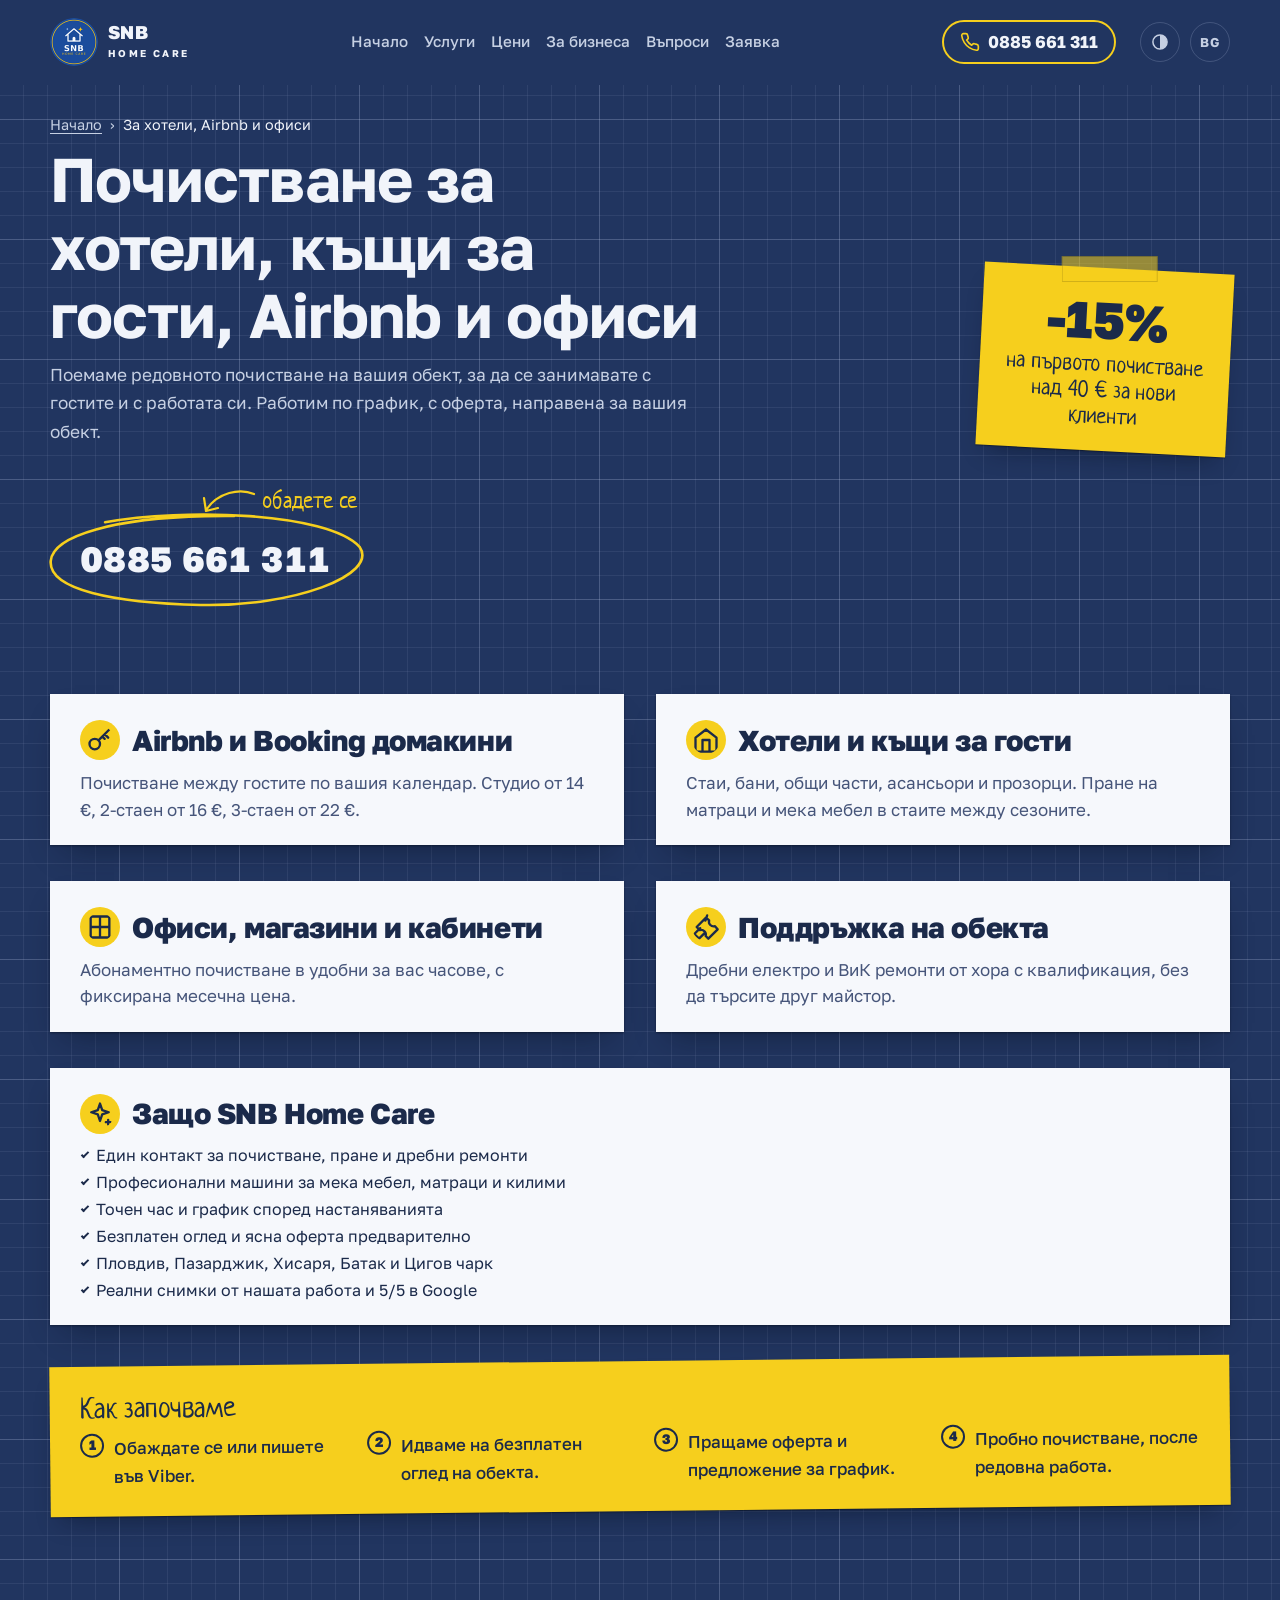
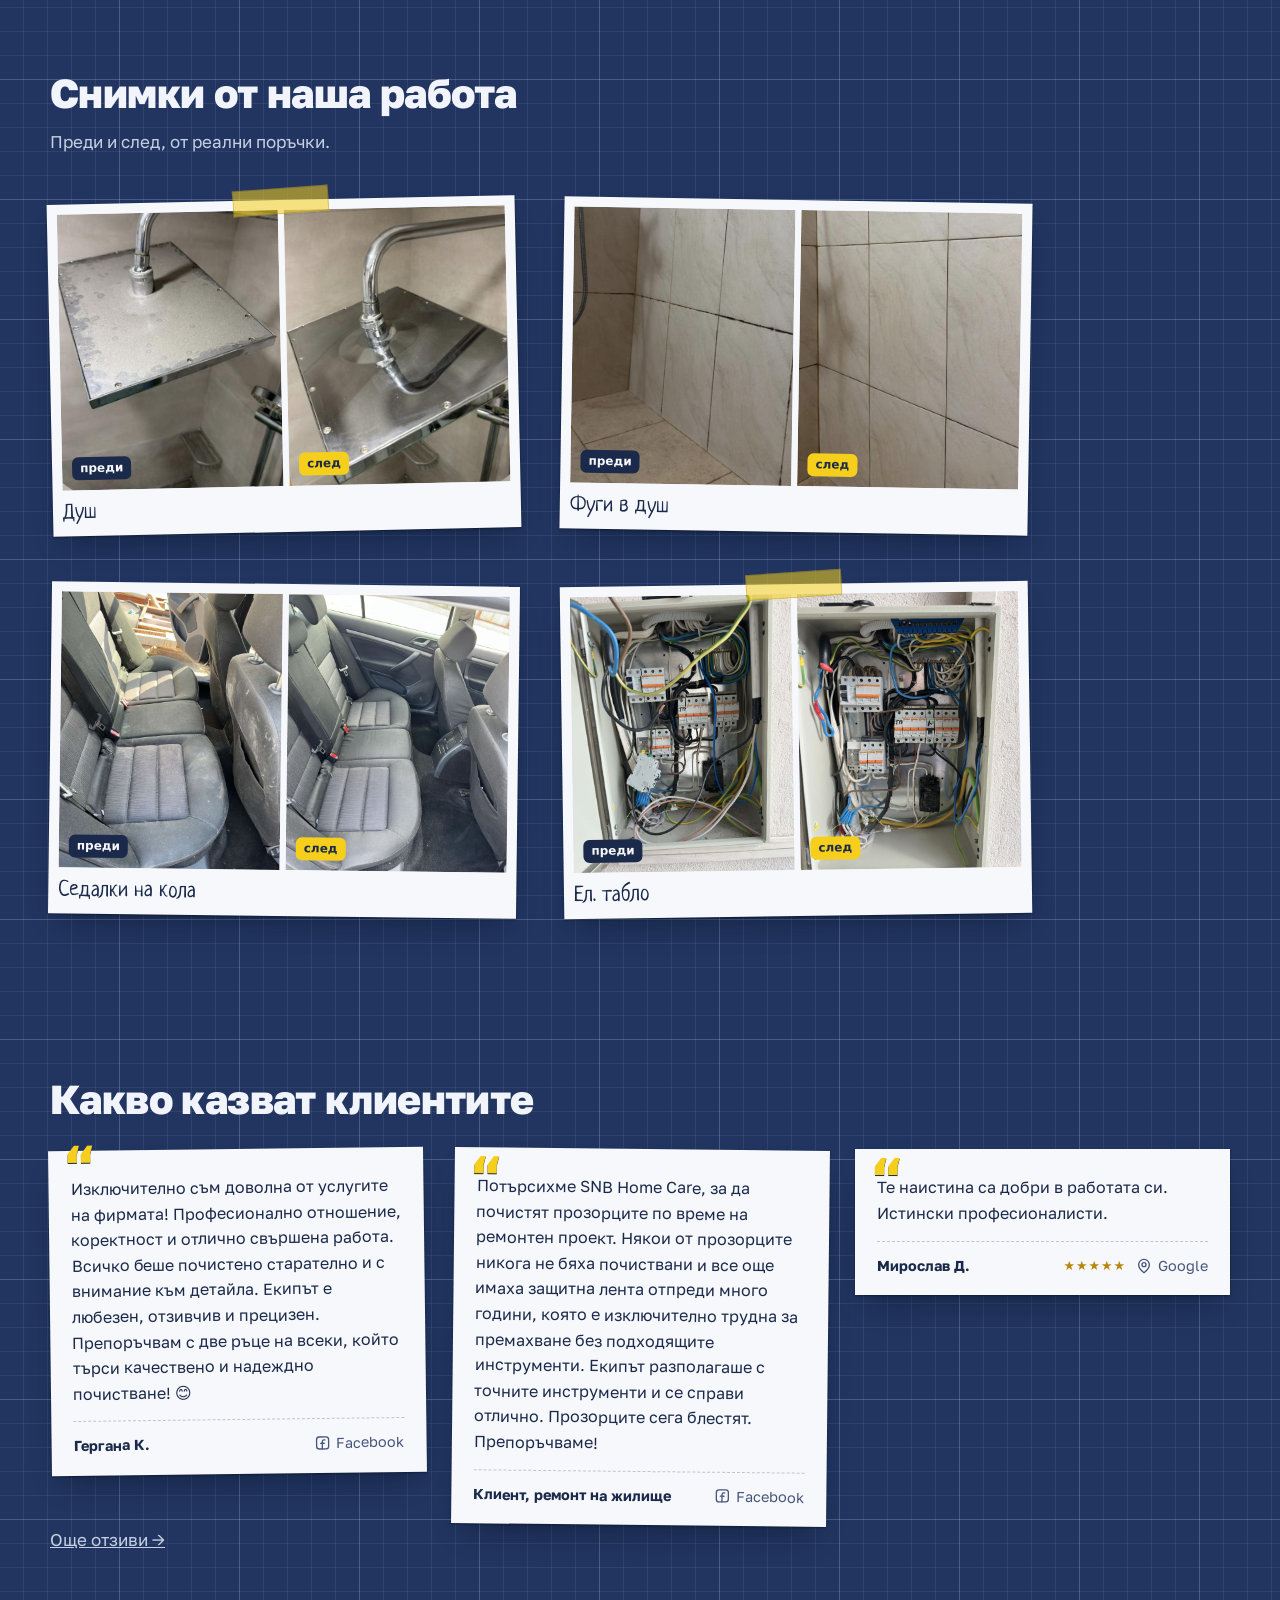
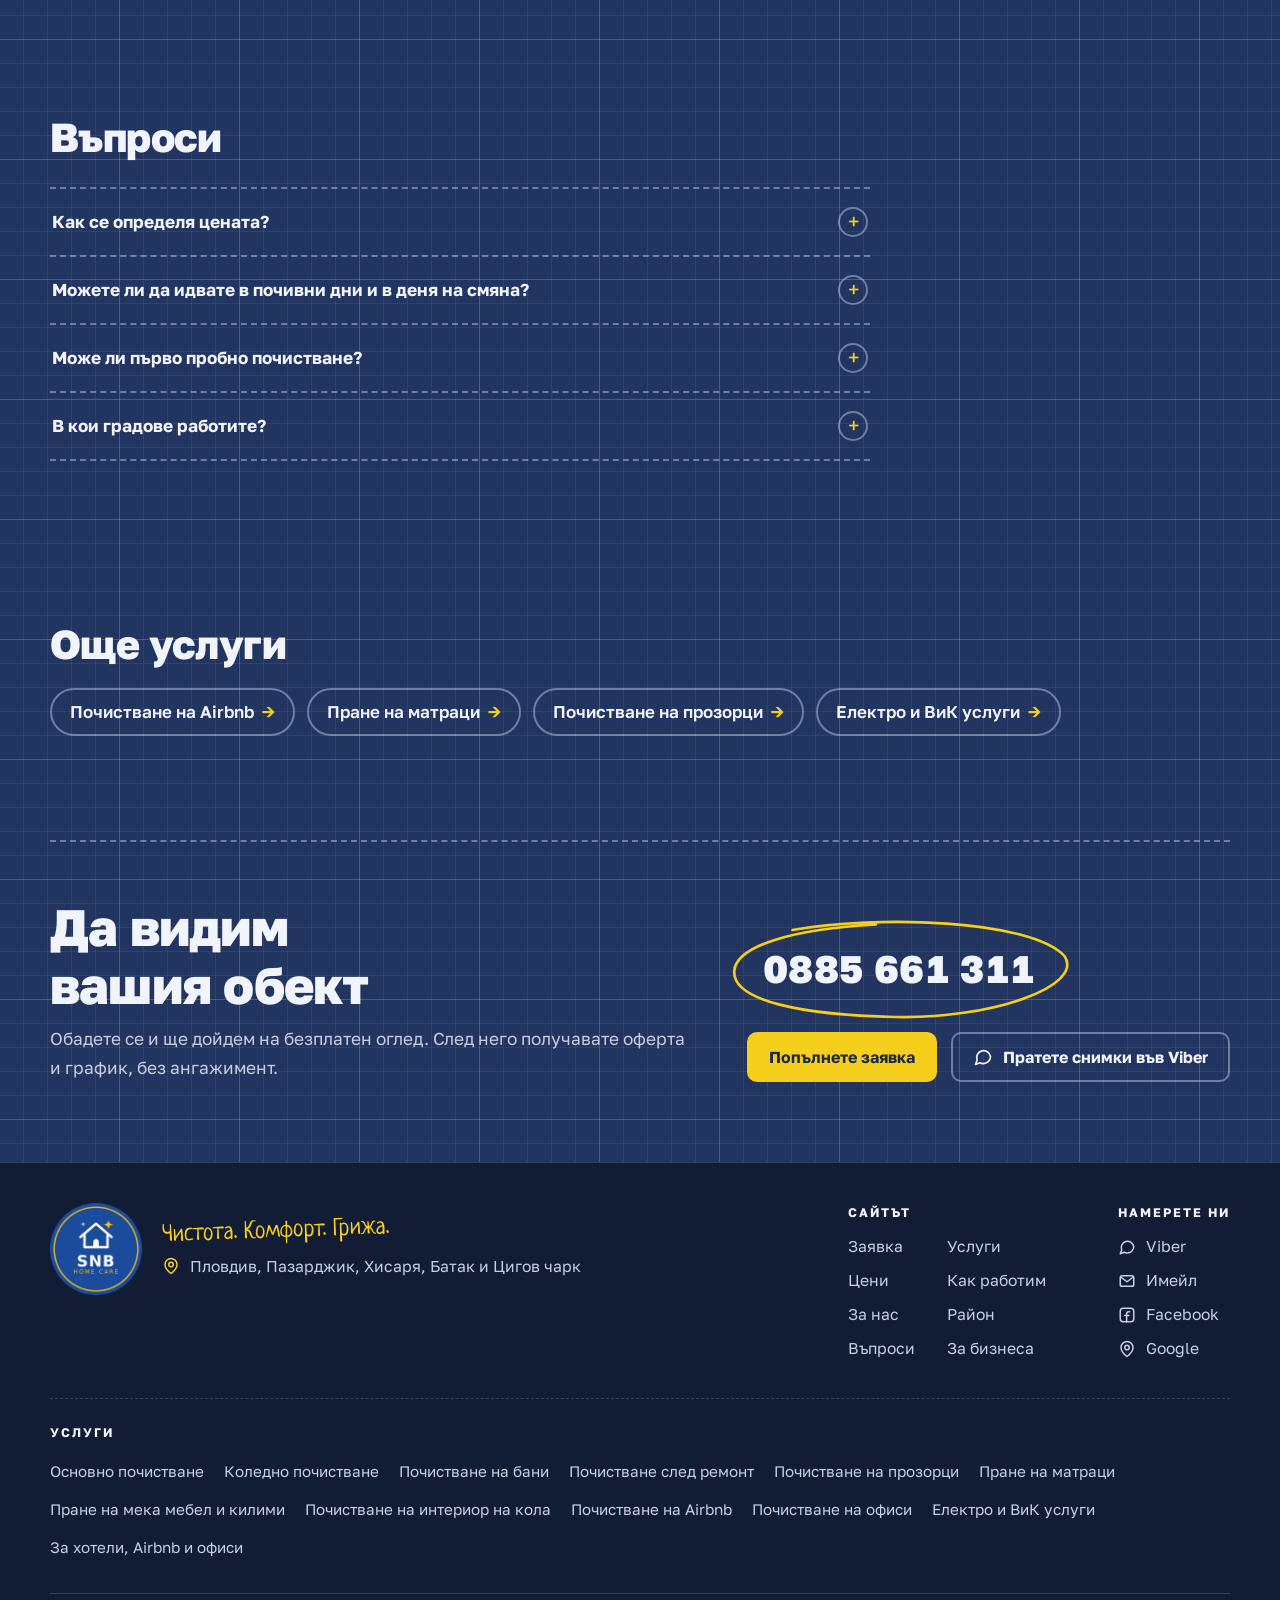
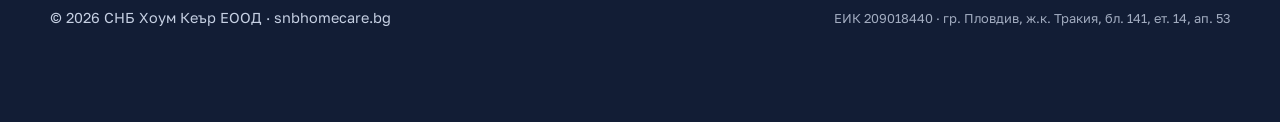
<file: za-biznesa/index.html>
<!doctype html>
<html lang="bg" data-lang="bg">
<head>
<meta charset="utf-8">
<meta name="viewport" content="width=device-width, initial-scale=1, viewport-fit=cover">
<title>Почистване за хотели, къщи за гости, Airbnb и офиси в Пловдив: SNB Home Care</title>
<meta name="description" content="Редовно почистване за хотели, къщи за гости, Airbnb домакини и офиси в Пловдив, Хисаря, Батак и Цигов чарк: стаи между гостите, общи части, прозорци, пране на матраци и мека мебел. Безплатен оглед и оферта. Тел.: 0885 661 311.">
<meta property="og:type" content="website">
<meta property="og:site_name" content="SNB Home Care">
<meta property="og:locale" content="bg_BG">
<meta property="og:title" content="Почистване за хотели, къщи за гости, Airbnb и офиси в Пловдив: SNB Home Care">
<meta property="og:description" content="Редовно почистване за хотели, къщи за гости, Airbnb домакини и офиси в Пловдив, Хисаря, Батак и Цигов чарк: стаи между гостите, общи части, прозорци, пране на матраци и мека мебел. Безплатен оглед и оферта. Тел.: 0885 661 311.">
<meta property="og:url" content="https://snbhomecare.bg/za-biznesa/">
<meta property="og:image" content="https://snbhomecare.bg/img/og.jpg">
<meta property="og:image:type" content="image/jpeg">
<meta property="og:image:width" content="1200">
<meta property="og:image:height" content="630">
<meta name="twitter:card" content="summary_large_image">
<meta name="twitter:image" content="https://snbhomecare.bg/img/og.jpg">
<meta name="theme-color" content="#121d35">
<link rel="canonical" href="https://snbhomecare.bg/za-biznesa/" data-base="https://snbhomecare.bg/za-biznesa/">
<link rel="alternate" hreflang="bg" href="https://snbhomecare.bg/za-biznesa/">
<link rel="alternate" hreflang="en" href="https://snbhomecare.bg/za-biznesa/?lang=en">
<link rel="icon" href="/img/favicon.png" type="image/png">
<link rel="apple-touch-icon" href="/img/apple-touch-icon.png">
<script>try{var t=localStorage.getItem('snb-theme');if(t==='light'||t==='dark')document.documentElement.dataset.theme=t;}catch(e){}</script>
<link rel="preconnect" href="https://fonts.googleapis.com">
<link rel="preconnect" href="https://fonts.gstatic.com" crossorigin>
<link rel="stylesheet" href="https://fonts.googleapis.com/css2?family=Golos+Text:wght@400;500;600;700;800&family=Neucha&display=swap">
<link rel="stylesheet" href="/css/style.css">
<script type="application/ld+json">
{
 "@context": "https://schema.org",
 "@graph": [
  {
   "@type": "Service",
   "@id": "https://snbhomecare.bg/za-biznesa/#service",
   "name": "Почистване за хотели, къщи за гости, Airbnb и офиси",
   "serviceType": "Почистване на търговски обекти",
   "url": "https://snbhomecare.bg/za-biznesa/",
   "description": "Редовно почистване за хотели, къщи за гости, Airbnb домакини и офиси в Пловдив, Хисаря, Батак и Цигов чарк: стаи между гостите, общи части, прозорци, пране на матраци и мека мебел. Безплатен оглед и оферта. Тел.: 0885 661 311.",
   "provider": {
    "@id": "https://snbhomecare.bg/#business"
   },
   "areaServed": [
    {
     "@type": "City",
     "name": "Пловдив"
    },
    {
     "@type": "City",
     "name": "Пазарджик"
    },
    {
     "@type": "City",
     "name": "Хисаря"
    },
    {
     "@type": "City",
     "name": "Батак"
    },
    {
     "@type": "City",
     "name": "Цигов чарк"
    }
   ],
   "audience": {
    "@type": "BusinessAudience",
    "name": "Хотели, къщи за гости, Airbnb домакини, офиси"
   }
  },
  {
   "@type": "BreadcrumbList",
   "itemListElement": [
    {
     "@type": "ListItem",
     "position": 1,
     "name": "Начало",
     "item": "https://snbhomecare.bg/"
    },
    {
     "@type": "ListItem",
     "position": 2,
     "name": "За хотели, Airbnb и офиси",
     "item": "https://snbhomecare.bg/za-biznesa/"
    }
   ]
  },
  {
   "@type": "FAQPage",
   "mainEntity": [
    {
     "@type": "Question",
     "name": "Как се определя цената?",
     "acceptedAnswer": {
      "@type": "Answer",
      "text": "След безплатен оглед правим оферта за вашия обект: на апартамент или стая, на квадратен метър за общите части или месечна сума за офис. Колкото по-редовно работим, толкова по-ниска е цената."
     }
    },
    {
     "@type": "Question",
     "name": "Можете ли да идвате в почивни дни и в деня на смяна?",
     "acceptedAnswer": {
      "@type": "Answer",
      "text": "Да. Графикът се съобразява с настаняванията ви и с работното време на офиса."
     }
    },
    {
     "@type": "Question",
     "name": "Може ли първо пробно почистване?",
     "acceptedAnswer": {
      "@type": "Answer",
      "text": "Да. Започваме с едно почистване, вие преценявате резултата и тогава уговаряме редовна работа. Първото почистване над 40 € е с -15%."
     }
    },
    {
     "@type": "Question",
     "name": "В кои градове работите?",
     "acceptedAnswer": {
      "@type": "Answer",
      "text": "Пловдив и областта, Пазарджик, Хисаря, Батак и Цигов чарк. Другаде по заявка."
     }
    }
   ]
  }
 ]
}
</script>
</head>
<body class="prices-page svc-page biz-page">
<svg width="0" height="0" style="position:absolute" aria-hidden="true">
  <symbol id="i-phone" viewBox="0 0 24 24"><path fill="none" stroke="currentColor" stroke-width="2" stroke-linecap="round" stroke-linejoin="round" d="M22 16.9v3a2 2 0 0 1-2.2 2 19.8 19.8 0 0 1-8.6-3.1 19.5 19.5 0 0 1-6-6A19.8 19.8 0 0 1 2.1 4.2 2 2 0 0 1 4.1 2h3a2 2 0 0 1 2 1.7c.1.9.4 1.8.7 2.7a2 2 0 0 1-.5 2.1L8 9.8a16 16 0 0 0 6 6l1.3-1.3a2 2 0 0 1 2.1-.4c.9.3 1.8.6 2.7.7a2 2 0 0 1 1.7 2Z"/></symbol>
  <symbol id="i-chat" viewBox="0 0 24 24"><path fill="none" stroke="currentColor" stroke-width="2" stroke-linecap="round" stroke-linejoin="round" d="M21 11.5a8.4 8.4 0 0 1-9 8.4 8.6 8.6 0 0 1-3.9-.9L3 21l1.9-5.1A8.4 8.4 0 1 1 21 11.5Z"/></symbol>
  <symbol id="i-pin" viewBox="0 0 24 24"><path fill="none" stroke="currentColor" stroke-width="2" stroke-linecap="round" stroke-linejoin="round" d="M20 10c0 6-8 12-8 12s-8-6-8-12a8 8 0 0 1 16 0Z"/><circle cx="12" cy="10" r="3" fill="none" stroke="currentColor" stroke-width="2"/></symbol>
  <symbol id="i-home" viewBox="0 0 24 24"><path fill="none" stroke="currentColor" stroke-width="2" stroke-linecap="round" stroke-linejoin="round" d="m3 10 9-7 9 7v10a2 2 0 0 1-2 2H5a2 2 0 0 1-2-2Z M9 22V12h6v10"/></symbol>
  <symbol id="i-key" viewBox="0 0 24 24"><circle cx="7.5" cy="15.5" r="4.5" fill="none" stroke="currentColor" stroke-width="2"/><path fill="none" stroke="currentColor" stroke-width="2" stroke-linecap="round" d="m10.7 12.3 9.3-9.3M16 7l3 3M14 9l2 2"/></symbol>
  <symbol id="i-sparkle" viewBox="0 0 24 24"><path fill="none" stroke="currentColor" stroke-width="2" stroke-linejoin="round" d="M12 3l1.9 5.6L19.5 10.5l-5.6 1.9L12 18l-1.9-5.6L4.5 10.5l5.6-1.9Z"/><path fill="none" stroke="currentColor" stroke-width="2" stroke-linecap="round" d="M19 17v4M17 19h4"/></symbol>
  <symbol id="i-sofa" viewBox="0 0 24 24"><path fill="none" stroke="currentColor" stroke-width="2" stroke-linecap="round" stroke-linejoin="round" d="M4 11V8a3 3 0 0 1 3-3h10a3 3 0 0 1 3 3v3M2 13a2 2 0 0 1 4 0v2h12v-2a2 2 0 0 1 4 0v5H2Z M5 18v2M19 18v2"/></symbol>
  <symbol id="i-bed" viewBox="0 0 24 24"><path fill="none" stroke="currentColor" stroke-width="2" stroke-linecap="round" stroke-linejoin="round" d="M2 20V6M2 16h20v4M22 16v-4a3 3 0 0 0-3-3H10v7M6 12.5a1.5 1.5 0 1 0 0-.01"/></symbol>
  <symbol id="i-car" viewBox="0 0 24 24"><path fill="none" stroke="currentColor" stroke-width="2" stroke-linecap="round" stroke-linejoin="round" d="M5 17H3v-5l2-5h14l2 5v5h-2M5 12h14"/><circle cx="7.5" cy="17" r="2" fill="none" stroke="currentColor" stroke-width="2"/><circle cx="16.5" cy="17" r="2" fill="none" stroke="currentColor" stroke-width="2"/></symbol>
  <symbol id="i-window" viewBox="0 0 24 24"><rect x="4" y="3" width="16" height="18" rx="1.5" fill="none" stroke="currentColor" stroke-width="2"/><path fill="none" stroke="currentColor" stroke-width="2" d="M12 3v18M4 12h16"/></symbol>
  <symbol id="i-tool" viewBox="0 0 24 24"><path fill="none" stroke="currentColor" stroke-width="2" stroke-linecap="round" stroke-linejoin="round" d="M14.7 6.3a4 4 0 0 0 5 5L22 14l-8 8-2.3-2.3a4 4 0 0 0-5-5L4 12l8-8Z M13 2l-1.5 4.5M7 13l-5 5 4 4 5-5"/></symbol>
  <symbol id="i-mail" viewBox="0 0 24 24"><rect x="3" y="5" width="18" height="14" rx="2.5" fill="none" stroke="currentColor" stroke-width="2"/><path d="m4 7 8 6 8-6" fill="none" stroke="currentColor" stroke-width="2" stroke-linecap="round" stroke-linejoin="round"/></symbol>
  <symbol id="i-fb" viewBox="0 0 24 24"><rect x="3" y="3" width="18" height="18" rx="4" fill="none" stroke="currentColor" stroke-width="2"/><path fill="none" stroke="currentColor" stroke-width="2" stroke-linecap="round" stroke-linejoin="round" d="M15.5 7.5H14a2.5 2.5 0 0 0-2.5 2.5v11M9 12.5h5.5"/></symbol>
</svg>

  <header class="top gutter">
    <div class="wrap">
      <a class="logo" href="/" data-bg-aria-label="SNB Home Care, начална страница" data-en-aria-label="SNB Home Care, home page">
        <img src="/img/logo-96.png" width="48" height="48" alt="">
        <span><b>SNB</b><small>HOME CARE</small></span>
      </a>
      <nav id="nav" data-bg-aria-label="Навигация" data-en-aria-label="Navigation">
        <a href="/"><span lang="bg">Начало</span><span lang="en">Home</span></a>
        <a href="/#services"><span lang="bg">Услуги</span><span lang="en">Services</span></a>
        <a href="/ceni/"><span lang="bg">Цени</span><span lang="en">Prices</span></a>
        <a href="/za-biznesa/"><span lang="bg">За бизнеса</span><span lang="en">For businesses</span></a>
        <a href="/#faq"><span lang="bg">Въпроси</span><span lang="en">FAQ</span></a>
        <a href="/#order"><span lang="bg">Заявка</span><span lang="en">Request</span></a>
      </nav>
      <div class="top-right">
        <a class="tel" href="tel:+359885661311">
          <svg aria-hidden="true"><use href="#i-phone"/></svg>
          <span lang="bg">0885 661 311</span><span lang="en">+359 885 661 311</span>
        </a>
        <button type="button" class="round theme" id="theme" data-mode="system">
          <svg class="t-system" viewBox="0 0 24 24" aria-hidden="true"><circle cx="12" cy="12" r="8.5" fill="none" stroke="currentColor" stroke-width="1.8"/><path d="M12 3.5a8.5 8.5 0 0 1 0 17z" fill="currentColor"/></svg>
          <svg class="t-light" viewBox="0 0 24 24" aria-hidden="true"><circle cx="12" cy="12" r="4.2" fill="none" stroke="currentColor" stroke-width="1.8"/><path d="M12 2.5v2.6M12 18.9v2.6M2.5 12h2.6M18.9 12h2.6M5.3 5.3l1.8 1.8M16.9 16.9l1.8 1.8M5.3 18.7l1.8-1.8M16.9 7.1l1.8-1.8" stroke="currentColor" stroke-width="1.8" stroke-linecap="round"/></svg>
          <svg class="t-dark" viewBox="0 0 24 24" aria-hidden="true"><path d="M20 14.6A8.5 8.5 0 1 1 9.4 4a6.8 6.8 0 0 0 10.6 10.6z" fill="none" stroke="currentColor" stroke-width="1.8" stroke-linejoin="round"/></svg>
        </button>
        <button type="button" class="round lang-btn" id="lang" data-lang-set="en" aria-label="English" title="English">BG</button>
        <button type="button" class="round menu-btn" id="menu" aria-expanded="false" aria-controls="nav" aria-label="Меню" data-bg-aria-label="Меню" data-en-aria-label="Menu">
          <svg class="m-open" viewBox="0 0 24 24" aria-hidden="true"><path d="M4 7h16M4 12h16M4 17h16" fill="none" stroke="currentColor" stroke-width="2" stroke-linecap="round"/></svg>
          <svg class="m-close" viewBox="0 0 24 24" aria-hidden="true"><path d="M6 6l12 12M18 6 6 18" fill="none" stroke="currentColor" stroke-width="2" stroke-linecap="round"/></svg>
        </button>
      </div>
    </div>
  </header>

  <main>
    <section class="pr-hero gutter">
      <div class="wrap">
        <div>
          <nav class="crumbs" data-bg-aria-label="Къде сте" data-en-aria-label="You are here"><a href="/"><span lang="bg">Начало</span><span lang="en">Home</span></a><span aria-hidden="true">›</span><span aria-current="page"><span lang="bg">За хотели, Airbnb и офиси</span><span lang="en">For hotels, Airbnb and offices</span></span></nav>
          <h1><span lang="bg">Почистване за хотели, къщи за гости, Airbnb и офиси</span><span lang="en">Cleaning for hotels, guest houses, Airbnb and offices</span></h1>
          <p class="lede"><span lang="bg">Поемаме редовното почистване на вашия обект, за да се занимавате с гостите и с работата си. Работим по график, с оферта, направена за вашия обект.</span><span lang="en">We take over the regular cleaning of your place, so you can focus on your guests and your work. We work on a schedule, with an offer made for your property.</span></p>
          <div class="phone-row">
            <a class="circled" href="tel:+359885661311">
              <span lang="bg">0885 661 311</span><span lang="en">+359 885 661 311</span>
              <svg class="ring" viewBox="0 0 300 100" preserveAspectRatio="none" aria-hidden="true"><path pathLength="1" d="M58 14 C 130 0, 262 4, 292 38 C 310 66, 230 97, 146 95 C 66 93, 6 80, 8 52 C 10 26, 70 10, 150 8 C 190 7, 214 9, 236 13" fill="none" stroke="currentColor" stroke-width="2.6" stroke-linecap="round" vector-effect="non-scaling-stroke"/></svg>
            </a>
            <span class="hand aside-note" aria-hidden="true">
              <svg viewBox="0 0 56 34"><path d="M54 8 C 40 2, 18 6, 6 24 M4 12 L6 25 L18 22" fill="none" stroke="currentColor" stroke-width="2.2" stroke-linecap="round" stroke-linejoin="round"/></svg>
              <span lang="bg">обадете се</span><span lang="en">call us</span>
            </span>
          </div>
        </div>
        <p class="sticky tape pr-offer"><b>-15%</b><span lang="bg">на първото почистване над 40 € за нови клиенти</span><span lang="en">off your first cleaning over €40 as a new customer</span></p>
      </div>
    </section>

    <div class="sec gutter pr-sec">
      <div class="wrap pr-grid">
        <section class="pr-card biz-card">
          <h2><svg aria-hidden="true"><use href="#i-key"/></svg><span lang="bg">Airbnb и Booking домакини</span><span lang="en">Airbnb and Booking hosts</span></h2>
          <p><span lang="bg">Почистване между гостите по вашия календар. Студио от 14 €, 2-стаен от 16 €, 3-стаен от 22 €.</span><span lang="en">Turnover cleaning on your calendar. A studio from €14, one-bedroom from €16, two-bedroom from €22.</span></p>
        </section>
        <section class="pr-card biz-card">
          <h2><svg aria-hidden="true"><use href="#i-home"/></svg><span lang="bg">Хотели и къщи за гости</span><span lang="en">Hotels and guest houses</span></h2>
          <p><span lang="bg">Стаи, бани, общи части, асансьори и прозорци. Пране на матраци и мека мебел в стаите между сезоните.</span><span lang="en">Rooms, bathrooms, common areas, lifts and windows. Mattress and upholstery washing in the rooms between seasons.</span></p>
        </section>
        <section class="pr-card biz-card">
          <h2><svg aria-hidden="true"><use href="#i-window"/></svg><span lang="bg">Офиси, магазини и кабинети</span><span lang="en">Offices, shops and practices</span></h2>
          <p><span lang="bg">Абонаментно почистване в удобни за вас часове, с фиксирана месечна цена.</span><span lang="en">Subscription cleaning at hours that suit you, at a fixed monthly price.</span></p>
        </section>
        <section class="pr-card biz-card">
          <h2><svg aria-hidden="true"><use href="#i-tool"/></svg><span lang="bg">Поддръжка на обекта</span><span lang="en">Property upkeep</span></h2>
          <p><span lang="bg">Дребни електро и ВиК ремонти от хора с квалификация, без да търсите друг майстор.</span><span lang="en">Small electrical and plumbing repairs by qualified people, so you do not need another tradesman.</span></p>
        </section>
        <section class="pr-card wide">
          <h2><svg aria-hidden="true"><use href="#i-sparkle"/></svg><span lang="bg">Защо SNB Home Care</span><span lang="en">Why SNB Home Care</span></h2>
          <ul class="pr-inc sv-inc"><li><span lang="bg">Един контакт за почистване, пране и дребни ремонти</span><span lang="en">One contact for cleaning, washing and small repairs</span></li><li><span lang="bg">Професионални машини за мека мебел, матраци и килими</span><span lang="en">Professional machines for upholstery, mattresses and carpets</span></li><li><span lang="bg">Точен час и график според настаняванията</span><span lang="en">On time, on a schedule that follows your bookings</span></li><li><span lang="bg">Безплатен оглед и ясна оферта предварително</span><span lang="en">A free visit and a clear offer up front</span></li><li><span lang="bg">Пловдив, Пазарджик, Хисаря, Батак и Цигов чарк</span><span lang="en">Plovdiv, Pazardzhik, Hisarya, Batak and Tsigov Chark</span></li><li><span lang="bg">Реални снимки от нашата работа и 5/5 в Google</span><span lang="en">Real photos of our work and 5/5 on Google</span></li></ul>
        </section>
        <section class="sticky pr-terms sv-steps">
          <h2 class="t"><span lang="bg">Как започваме</span><span lang="en">How we start</span></h2>
          <ol><li><span lang="bg">Обаждате се или пишете във Viber.</span><span lang="en">You call or message us on Viber.</span></li><li><span lang="bg">Идваме на безплатен оглед на обекта.</span><span lang="en">We come for a free visit.</span></li><li><span lang="bg">Пращаме оферта и предложение за график.</span><span lang="en">We send an offer and a proposed schedule.</span></li><li><span lang="bg">Пробно почистване, после редовна работа.</span><span lang="en">A trial clean, then regular work.</span></li></ol>
        </section>
      </div>
    </div>

    <section class="sec gutter sv-photos">
      <div class="wrap">
        <h2><span lang="bg">Снимки от наша работа</span><span lang="en">Photos of our work</span></h2>
        <p class="ba-lede"><span lang="bg">Преди и след, от реални поръчки.</span><span lang="en">Before and after, from real jobs.</span></p>
        <div class="ba-grid all">
          <figure class="print ba-card tape">
            <div class="ba-row">
              <div class="ph"><img class="ph-img" src="/img/shower-head-before.jpg" loading="lazy" alt="Преди: варовик по душа" data-bg-alt="Преди: варовик по душа" data-en-alt="Before: limescale on a shower head"><span lang="bg">преди</span><span lang="en">before</span></div>
              <div class="ph"><img class="ph-img" src="/img/shower-head-after.jpg" loading="lazy" alt="След почистване" data-bg-alt="След" data-en-alt="After"><span lang="bg">след</span><span lang="en">after</span></div>
            </div>
            <figcaption><span lang="bg">Душ</span><span lang="en">Shower head</span></figcaption>
          </figure>
          <figure class="print ba-card">
            <div class="ba-row">
              <div class="ph"><img class="ph-img" src="/img/grout-before.jpg" loading="lazy" alt="Преди: черни фуги" data-bg-alt="Преди: черни фуги" data-en-alt="Before: black grout"><span lang="bg">преди</span><span lang="en">before</span></div>
              <div class="ph"><img class="ph-img" src="/img/grout-after.jpg" loading="lazy" alt="След почистване" data-bg-alt="След" data-en-alt="After"><span lang="bg">след</span><span lang="en">after</span></div>
            </div>
            <figcaption><span lang="bg">Фуги в душ</span><span lang="en">Shower grout</span></figcaption>
          </figure>
          <figure class="print ba-card">
            <div class="ba-row">
              <div class="ph"><img class="ph-img" src="/img/car-seats-before.jpg" loading="lazy" alt="Преди: седалки на кола" data-bg-alt="Преди: седалки на кола" data-en-alt="Before: car seats"><span lang="bg">преди</span><span lang="en">before</span></div>
              <div class="ph"><img class="ph-img" src="/img/car-seats-after.jpg" loading="lazy" alt="След почистване" data-bg-alt="След" data-en-alt="After"><span lang="bg">след</span><span lang="en">after</span></div>
            </div>
            <figcaption><span lang="bg">Седалки на кола</span><span lang="en">Car seats</span></figcaption>
          </figure>
          <figure class="print ba-card tape">
            <div class="ba-row">
              <div class="ph"><img class="ph-img" src="/img/panel-before.jpg" loading="lazy" alt="Преди: ел. табло" data-bg-alt="Преди: ел. табло" data-en-alt="Before: an electrical panel"><span lang="bg">преди</span><span lang="en">before</span></div>
              <div class="ph"><img class="ph-img" src="/img/panel-after.jpg" loading="lazy" alt="След почистване" data-bg-alt="След" data-en-alt="After"><span lang="bg">след</span><span lang="en">after</span></div>
            </div>
            <figcaption><span lang="bg">Ел. табло</span><span lang="en">Electrical panel</span></figcaption>
          </figure>
        </div>
      </div>
    </section>

    <section class="sec gutter sv-reviews">
      <div class="wrap">
        <h2><span lang="bg">Какво казват клиентите</span><span lang="en">What customers say</span></h2>
        <div class="rv-wall">
          <figure class="rv"><blockquote><p><span lang="bg">Изключително съм доволна от услугите на фирмата! Професионално отношение, коректност и отлично свършена работа. Всичко беше почистено старателно и с внимание към детайла. Екипът е любезен, отзивчив и прецизен. Препоръчвам с две ръце на всеки, който търси качествено и надеждно почистване! 😊</span><span lang="en">I'm extremely happy with the company's services! A professional attitude, honesty and excellent work. Everything was cleaned carefully, with attention to detail. The team is kind, responsive and precise. I wholeheartedly recommend them to anyone looking for quality, reliable cleaning! 😊</span></p></blockquote><figcaption><b><span lang="bg">Гергана К.</span><span lang="en">Gergana K.</span></b><span class="rv-src"><svg aria-hidden="true"><use href="#i-fb"/></svg>Facebook</span></figcaption></figure>
          <figure class="rv"><blockquote><p><span lang="bg">Потърсихме SNB Home Care, за да почистят прозорците по време на ремонтен проект. Някои от прозорците никога не бяха почиствани и все още имаха защитна лента отпреди много години, която е изключително трудна за премахване без подходящите инструменти. Екипът разполагаше с точните инструменти и се справи отлично. Прозорците сега блестят. Препоръчваме!</span><span lang="en">We called SNB Home Care to clean the windows during a renovation. Some of the windows had never been cleaned and still had protective tape from years ago, which is extremely hard to remove without the right tools. The team had exactly the right tools and did an excellent job. The windows now sparkle. We recommend them!</span></p></blockquote><figcaption><b><span lang="bg">Клиент, ремонт на жилище</span><span lang="en">A customer, home renovation</span></b><span class="rv-src"><svg aria-hidden="true"><use href="#i-fb"/></svg>Facebook</span></figcaption></figure>
          <figure class="rv"><blockquote><p><span lang="bg">Те наистина са добри в работата си. Истински професионалисти.</span><span lang="en">They're really good at what they do. True professionals.</span></p></blockquote><figcaption><b><span lang="bg">Мирослав Д.</span><span lang="en">Miroslav D.</span></b><span class="rv-src"><span class="stars" aria-hidden="true">★★★★★</span><svg aria-hidden="true"><use href="#i-pin"/></svg>Google</span></figcaption></figure>
        </div>
        <p class="sv-more-rv"><a href="/#reviews"><span lang="bg">Още отзиви →</span><span lang="en">More reviews →</span></a></p>
      </div>
    </section>

    <section class="sec gutter faq-sec" id="faq" aria-labelledby="faq-h">
      <div class="wrap">
        <h2 id="faq-h"><span lang="bg">Въпроси</span><span lang="en">Questions</span></h2>
        <div class="faq">
          <details class="faq-q"><summary><span lang="bg">Как се определя цената?</span><span lang="en">How is the price set?</span></summary><div class="faq-a"><p lang="bg">След безплатен оглед правим оферта за вашия обект: на апартамент или стая, на квадратен метър за общите части или месечна сума за офис. Колкото по-редовно работим, толкова по-ниска е цената.</p><p lang="en">After a free visit we make an offer for your place: per flat or room, per square metre for common areas, or a monthly sum for an office. The more regular the work, the lower the price.</p></div></details>
          <details class="faq-q"><summary><span lang="bg">Можете ли да идвате в почивни дни и в деня на смяна?</span><span lang="en">Can you come at weekends and on changeover days?</span></summary><div class="faq-a"><p lang="bg">Да. Графикът се съобразява с настаняванията ви и с работното време на офиса.</p><p lang="en">Yes. The schedule follows your bookings and your office hours.</p></div></details>
          <details class="faq-q"><summary><span lang="bg">Може ли първо пробно почистване?</span><span lang="en">Can we start with a trial clean?</span></summary><div class="faq-a"><p lang="bg">Да. Започваме с едно почистване, вие преценявате резултата и тогава уговаряме редовна работа. Първото почистване над 40 € е с -15%.</p><p lang="en">Yes. We start with one clean, you judge the result, and then we agree regular work. The first cleaning over €40 is 15% off.</p></div></details>
          <details class="faq-q"><summary><span lang="bg">В кои градове работите?</span><span lang="en">Which towns do you cover?</span></summary><div class="faq-a"><p lang="bg">Пловдив и областта, Пазарджик, Хисаря, Батак и Цигов чарк. Другаде по заявка.</p><p lang="en">Plovdiv and its region, Pazardzhik, Hisarya, Batak and Tsigov Chark. Elsewhere on request.</p></div></details>
        </div>
      </div>
    </section>

    <section class="sec gutter sv-related" aria-labelledby="rel-h">
      <div class="wrap">
        <h2 id="rel-h"><span lang="bg">Още услуги</span><span lang="en">More services</span></h2>
        <div class="chips"><a class="chip" href="/uslugi/airbnb/"><span lang="bg">Почистване на Airbnb</span><span lang="en">Airbnb cleaning</span></a><a class="chip" href="/uslugi/prane-na-matraci/"><span lang="bg">Пране на матраци</span><span lang="en">Mattress cleaning</span></a><a class="chip" href="/uslugi/prozorci/"><span lang="bg">Почистване на прозорци</span><span lang="en">Window cleaning</span></a><a class="chip" href="/uslugi/elektro-vik/"><span lang="bg">Електро и ВиК услуги</span><span lang="en">Electrical and plumbing</span></a></div>
      </div>
    </section>

    <section class="sec gutter" id="contact">
      <div class="wrap">
        <div class="call-page">
          <div>
            <h2><span lang="bg">Да видим вашия обект</span><span lang="en">Let's see your property</span></h2>
            <p class="lede"><span lang="bg">Обадете се и ще дойдем на безплатен оглед. След него получавате оферта и график, без ангажимент.</span><span lang="en">Call us and we will come for a free visit. After it you get an offer and a schedule, with no obligation.</span></p>
          </div>
          <div class="call-side">
            <a class="circled" href="tel:+359885661311">
              <span lang="bg">0885 661 311</span><span lang="en">+359 885 661 311</span>
              <svg class="ring" viewBox="0 0 300 100" preserveAspectRatio="none" aria-hidden="true"><path pathLength="1" d="M58 14 C 130 0, 262 4, 292 38 C 310 66, 230 97, 146 95 C 66 93, 6 80, 8 52 C 10 26, 70 10, 150 8 C 190 7, 214 9, 236 13" fill="none" stroke="currentColor" stroke-width="2.6" stroke-linecap="round" vector-effect="non-scaling-stroke"/></svg>
            </a>
            <div class="actions">
              <a class="btn btn-fill" href="/?svc=care&amp;mode=sub#order"><span lang="bg">Попълнете заявка</span><span lang="en">Fill in a request</span></a>
              <a class="btn btn-line" href="viber://chat?number=%2B359885661311"><svg aria-hidden="true"><use href="#i-chat"/></svg><span lang="bg">Пратете снимки във Viber</span><span lang="en">Send photos on Viber</span></a>
            </div>
          </div>
        </div>
      </div>
    </section>
  </main>

  <footer class="foot gutter">
    <div class="wrap">
      <div class="foot-top">
        <div class="foot-brand">
          <a class="foot-logo" href="/" data-bg-aria-label="SNB Home Care, към началото" data-en-aria-label="SNB Home Care, back to top">
            <img src="/img/logo.png" width="384" height="384" alt="SNB Home Care">
          </a>
          <p class="hand foot-slogan"><span lang="bg">Чистота. Комфорт. Грижа.</span><span lang="en">Clean. Comfort. Care.</span></p>
          <p class="foot-area">
            <svg aria-hidden="true"><use href="#i-pin"/></svg>
            <span><span lang="bg">Пловдив, Пазарджик, Хисаря, Батак и Цигов чарк</span><span lang="en">Plovdiv, Pazardzhik, Hisarya, Batak and Tsigov Chark</span></span>
          </p>
        </div>
        <nav class="foot-col" data-bg-aria-label="Навигация в долната част" data-en-aria-label="Footer navigation">
          <h3><span lang="bg">Сайтът</span><span lang="en">The site</span></h3>
          <a href="/#order"><span lang="bg">Заявка</span><span lang="en">Request</span></a>
          <a href="/#services"><span lang="bg">Услуги</span><span lang="en">Services</span></a>
          <a href="/ceni/"><span lang="bg">Цени</span><span lang="en">Prices</span></a>
          <a href="/#steps"><span lang="bg">Как работим</span><span lang="en">How it works</span></a>
          <a href="/#about"><span lang="bg">За нас</span><span lang="en">About us</span></a>
          <a href="/#area"><span lang="bg">Район</span><span lang="en">Area</span></a>
          <a href="/#faq"><span lang="bg">Въпроси</span><span lang="en">FAQ</span></a>
          <a href="/za-biznesa/"><span lang="bg">За бизнеса</span><span lang="en">For businesses</span></a>
        </nav>
        <div class="foot-col">
          <h3><span lang="bg">Намерете ни</span><span lang="en">Find us</span></h3>
          <a href="viber://chat?number=%2B359885661311"><svg aria-hidden="true"><use href="#i-chat"/></svg>Viber</a>
          <a href="mailto:snbhomecare@gmail.com"><svg aria-hidden="true"><use href="#i-mail"/></svg><span lang="bg">Имейл</span><span lang="en">Email</span></a>
          <a href="https://www.facebook.com/SNBHomeCare" target="_blank" rel="noopener"><svg aria-hidden="true"><use href="#i-fb"/></svg>Facebook</a>
          <a href="https://share.google/vhJVnm5u2xnnQxjWb" target="_blank" rel="noopener"><svg aria-hidden="true"><use href="#i-pin"/></svg>Google</a>
        </div>
        <!-- FOOTSVC:start -->
<nav class="foot-svc" data-bg-aria-label="Услуги" data-en-aria-label="Services"><h3><span lang="bg">Услуги</span><span lang="en">Services</span></h3><div><a href="/uslugi/osnovno-pochistvane/"><span lang="bg">Основно почистване</span><span lang="en">Deep cleaning</span></a><a href="/uslugi/koledno-pochistvane/"><span lang="bg">Коледно почистване</span><span lang="en">Christmas cleaning</span></a><a href="/uslugi/pochistvane-na-bani/"><span lang="bg">Почистване на бани</span><span lang="en">Bathroom cleaning</span></a><a href="/uslugi/pochistvane-sled-remont/"><span lang="bg">Почистване след ремонт</span><span lang="en">After-renovation cleaning</span></a><a href="/uslugi/prozorci/"><span lang="bg">Почистване на прозорци</span><span lang="en">Window cleaning</span></a><a href="/uslugi/prane-na-matraci/"><span lang="bg">Пране на матраци</span><span lang="en">Mattress cleaning</span></a><a href="/uslugi/prane-na-mebel/"><span lang="bg">Пране на мека мебел и килими</span><span lang="en">Upholstery and rug cleaning</span></a><a href="/uslugi/avtomobili/"><span lang="bg">Почистване на интериор на кола</span><span lang="en">Car interior cleaning</span></a><a href="/uslugi/airbnb/"><span lang="bg">Почистване на Airbnb</span><span lang="en">Airbnb cleaning</span></a><a href="/uslugi/pochistvane-na-ofisi/"><span lang="bg">Почистване на офиси</span><span lang="en">Office cleaning</span></a><a href="/uslugi/elektro-vik/"><span lang="bg">Електро и ВиК услуги</span><span lang="en">Electrical and plumbing</span></a><a href="/za-biznesa/"><span lang="bg">За хотели, Airbnb и офиси</span><span lang="en">For hotels, Airbnb and offices</span></a></div></nav>
<!-- FOOTSVC:end -->
      </div>
      <div class="foot-base">
        <span>© 2026 <span lang="bg">СНБ Хоум Кеър ЕООД</span><span lang="en">SNB Home Care EOOD</span> · snbhomecare.bg</span>
        <span class="foot-legal"><span lang="bg">ЕИК 209018440 · гр. Пловдив, ж.к. Тракия, бл. 141, ет. 14, ап. 53</span><span lang="en">UIC 209018440 · Trakia, bl. 141, fl. 14, apt. 53, Plovdiv, Bulgaria</span></span>
      </div>
    </div>
  </footer>

  <button type="button" class="to-top" aria-label="Обратно най-горе" data-bg-aria-label="Обратно най-горе" data-en-aria-label="Back to the top">
    <svg class="tt-ring" viewBox="0 0 56 56" aria-hidden="true"><circle cx="28" cy="28" r="25" pathLength="1"/><circle class="tt-fill" cx="28" cy="28" r="25" pathLength="1"/></svg>
    <svg class="tt-arrow" viewBox="0 0 24 24" aria-hidden="true"><path d="M12 19V5M5.5 11.5 12 5l6.5 6.5"/></svg>
    <span class="tt-note" aria-hidden="true"><span lang="bg">нагоре?</span><span lang="en">back up?</span></span>
  </button>

  <div class="mbar">
    <a class="m-tel" href="tel:+359885661311"><svg aria-hidden="true"><use href="#i-phone"/></svg><span lang="bg">Обади се</span><span lang="en">Call us</span></a>
    <a class="m-viber" href="viber://chat?number=%2B359885661311"><svg aria-hidden="true"><use href="#i-chat"/></svg>Viber</a>
    <a class="m-req" href="/#order"><span lang="bg">Заявка</span><span lang="en">Request</span></a>
  </div>

<script src="/js/main.js"></script>
<script defer src="https://static.cloudflareinsights.com/beacon.min.js" data-cf-beacon='{"token":"fed9561a117d4ad885695dc93797b30b"}'></script></body>
</html>
</file>
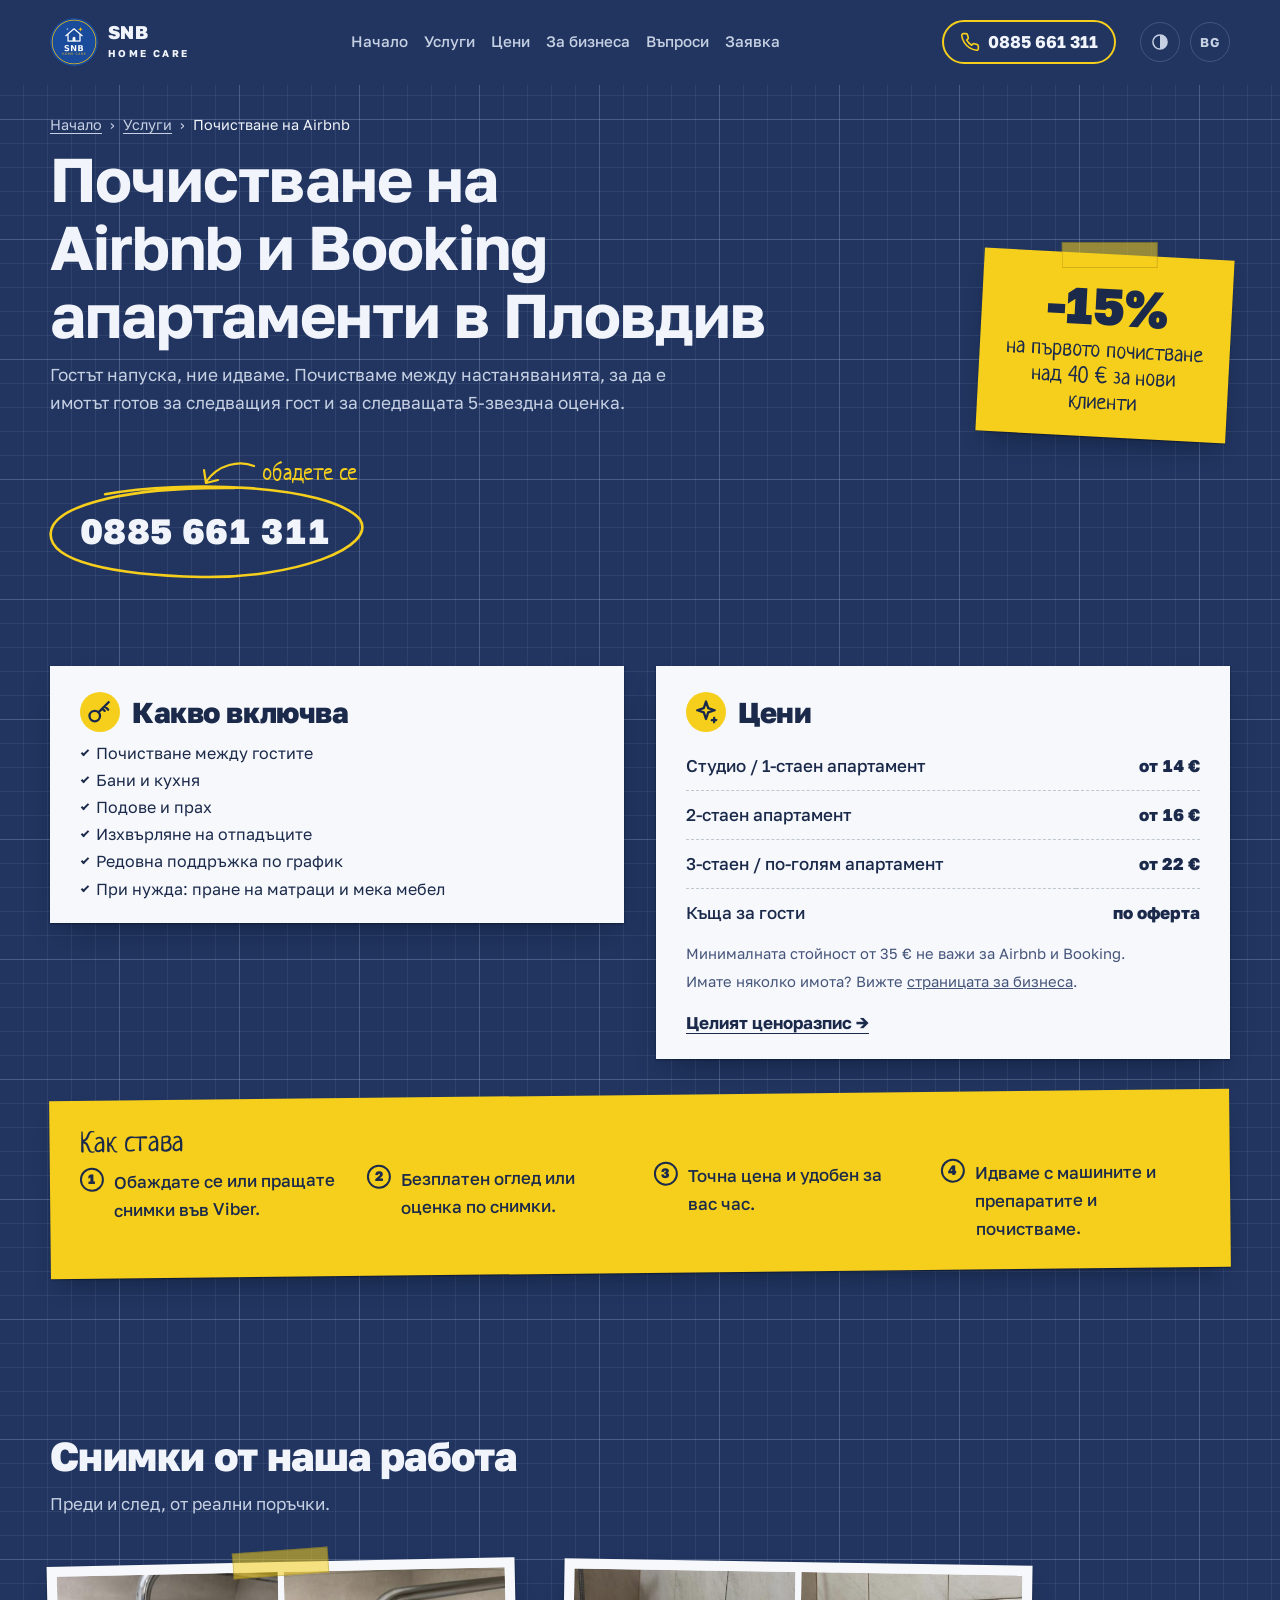
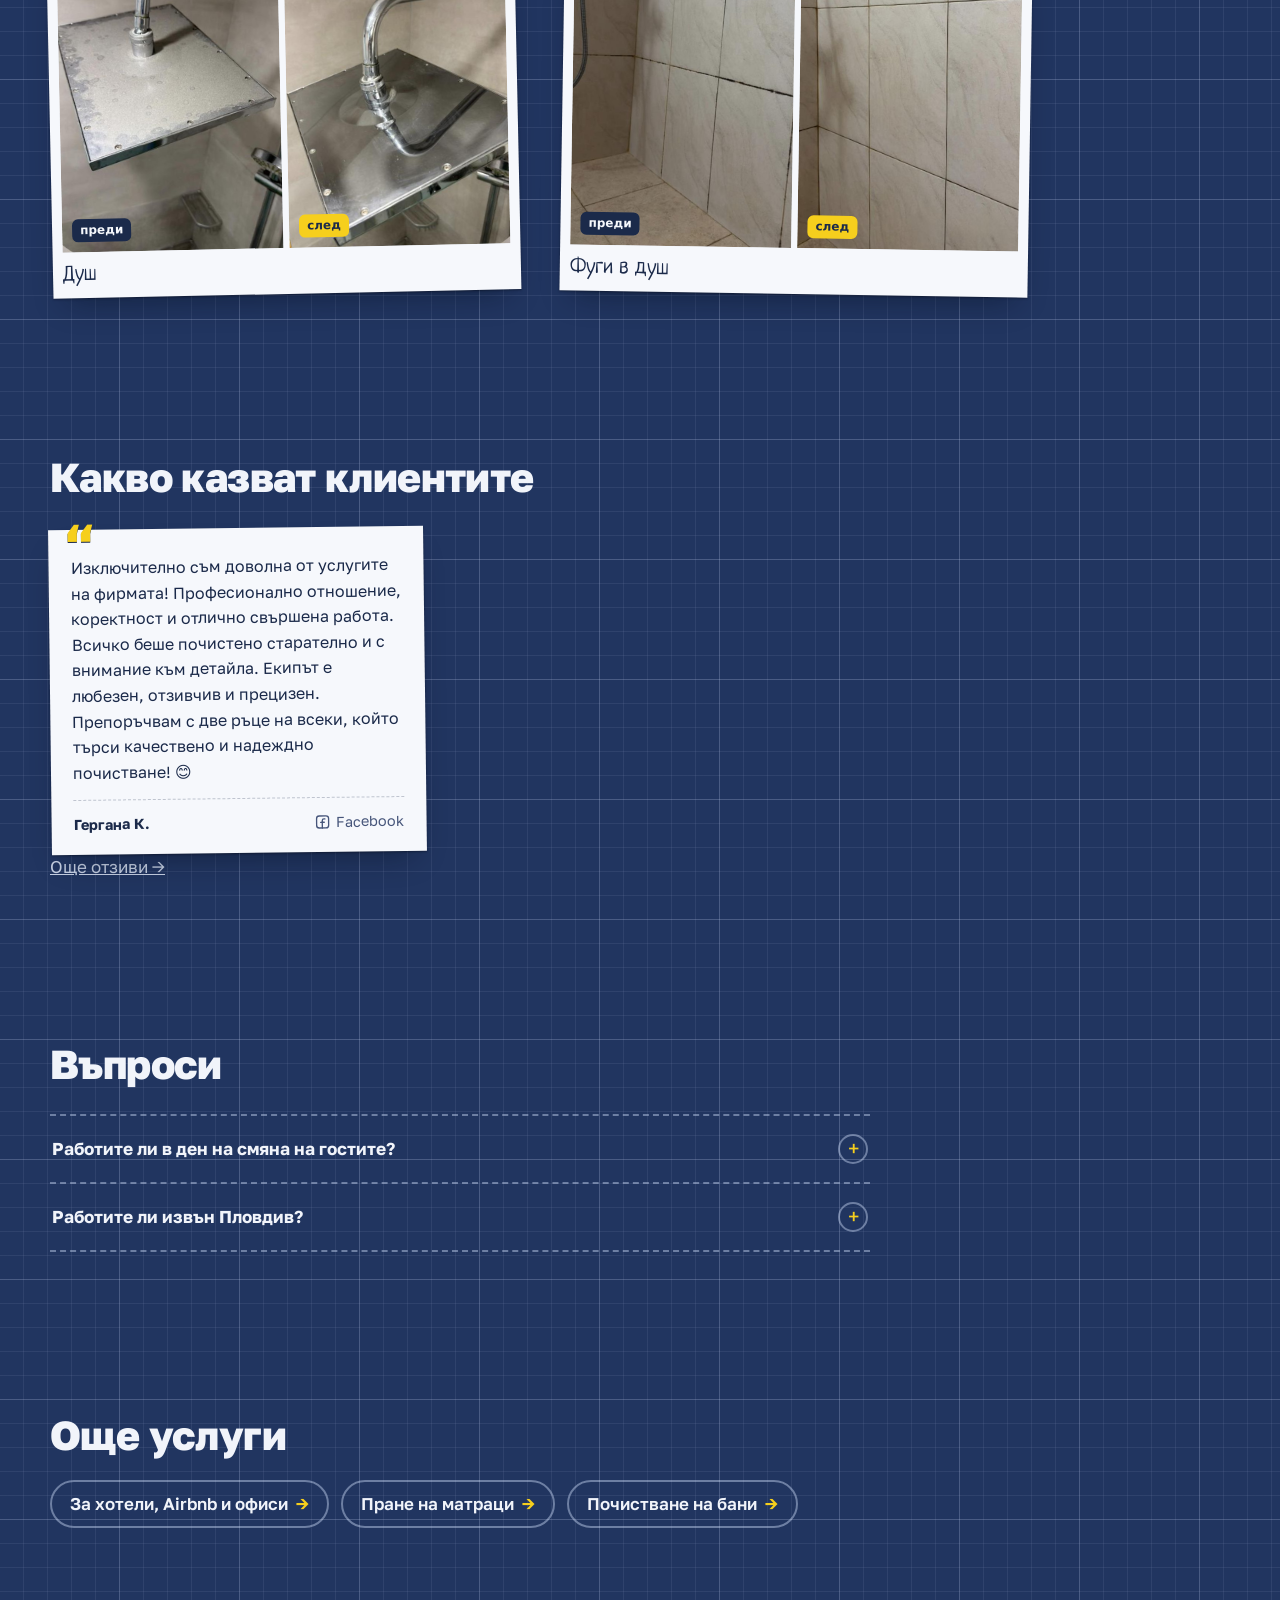
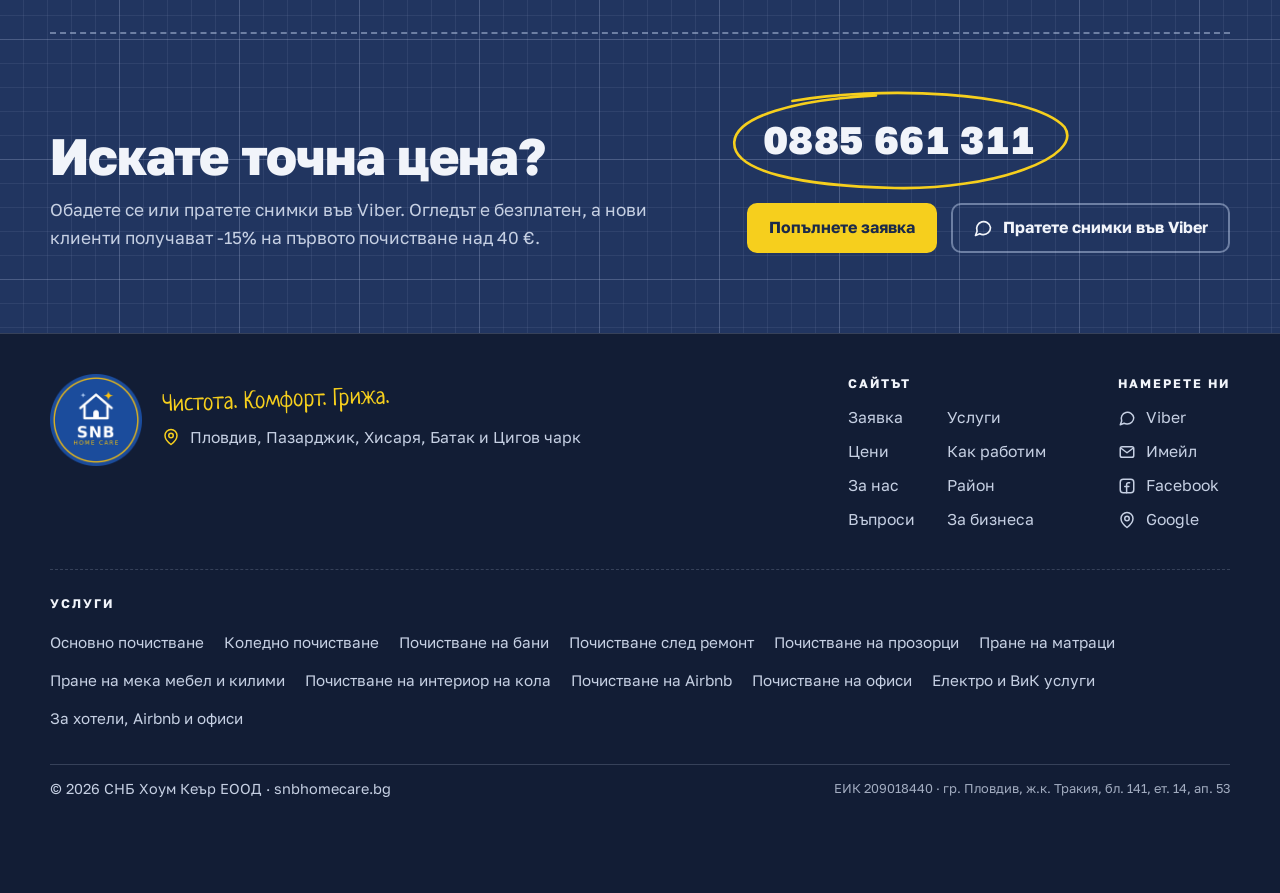
<file: uslugi/airbnb/index.html>
<!doctype html>
<html lang="bg" data-lang="bg">
<head>
<meta charset="utf-8">
<meta name="viewport" content="width=device-width, initial-scale=1, viewport-fit=cover">
<title>Почистване на Airbnb апартаменти в Пловдив, от 14 €: SNB Home Care</title>
<meta name="description" content="Почистване между гостите на Airbnb и Booking апартаменти и къщи за гости в Пловдив, Хисаря, Батак и Цигов чарк. Студио от 14 €, 2-стаен от 16 €. Тел.: 0885 661 311.">
<meta property="og:type" content="website">
<meta property="og:site_name" content="SNB Home Care">
<meta property="og:locale" content="bg_BG">
<meta property="og:title" content="Почистване на Airbnb апартаменти в Пловдив, от 14 €: SNB Home Care">
<meta property="og:description" content="Почистване между гостите на Airbnb и Booking апартаменти и къщи за гости в Пловдив, Хисаря, Батак и Цигов чарк. Студио от 14 €, 2-стаен от 16 €. Тел.: 0885 661 311.">
<meta property="og:url" content="https://snbhomecare.bg/uslugi/airbnb/">
<meta property="og:image" content="https://snbhomecare.bg/img/og.jpg">
<meta property="og:image:type" content="image/jpeg">
<meta property="og:image:width" content="1200">
<meta property="og:image:height" content="630">
<meta name="twitter:card" content="summary_large_image">
<meta name="twitter:image" content="https://snbhomecare.bg/img/og.jpg">
<meta name="theme-color" content="#121d35">
<link rel="canonical" href="https://snbhomecare.bg/uslugi/airbnb/" data-base="https://snbhomecare.bg/uslugi/airbnb/">
<link rel="alternate" hreflang="bg" href="https://snbhomecare.bg/uslugi/airbnb/">
<link rel="alternate" hreflang="en" href="https://snbhomecare.bg/uslugi/airbnb/?lang=en">
<link rel="icon" href="/img/favicon.png" type="image/png">
<link rel="apple-touch-icon" href="/img/apple-touch-icon.png">
<script>try{var t=localStorage.getItem('snb-theme');if(t==='light'||t==='dark')document.documentElement.dataset.theme=t;}catch(e){}</script>
<link rel="preconnect" href="https://fonts.googleapis.com">
<link rel="preconnect" href="https://fonts.gstatic.com" crossorigin>
<link rel="stylesheet" href="https://fonts.googleapis.com/css2?family=Golos+Text:wght@400;500;600;700;800&family=Neucha&display=swap">
<link rel="stylesheet" href="/css/style.css">
<script type="application/ld+json">
{
 "@context": "https://schema.org",
 "@graph": [
  {
   "@type": "Service",
   "@id": "https://snbhomecare.bg/uslugi/airbnb/#service",
   "name": "Почистване на Airbnb",
   "serviceType": "Почистване на Airbnb",
   "url": "https://snbhomecare.bg/uslugi/airbnb/",
   "description": "Почистване между гостите на Airbnb и Booking апартаменти и къщи за гости в Пловдив, Хисаря, Батак и Цигов чарк. Студио от 14 €, 2-стаен от 16 €. Тел.: 0885 661 311.",
   "provider": {
    "@id": "https://snbhomecare.bg/#business"
   },
   "areaServed": [
    {
     "@type": "City",
     "name": "Пловдив"
    },
    {
     "@type": "City",
     "name": "Пазарджик"
    },
    {
     "@type": "City",
     "name": "Хисаря"
    },
    {
     "@type": "City",
     "name": "Батак"
    },
    {
     "@type": "City",
     "name": "Цигов чарк"
    }
   ],
   "offers": [
    {
     "@type": "Offer",
     "name": "Студио / 1-стаен апартамент",
     "priceCurrency": "EUR",
     "price": "14",
     "description": "от 14 €"
    },
    {
     "@type": "Offer",
     "name": "2-стаен апартамент",
     "priceCurrency": "EUR",
     "price": "16",
     "description": "от 16 €"
    },
    {
     "@type": "Offer",
     "name": "3-стаен / по-голям апартамент",
     "priceCurrency": "EUR",
     "price": "22",
     "description": "от 22 €"
    }
   ]
  },
  {
   "@type": "BreadcrumbList",
   "itemListElement": [
    {
     "@type": "ListItem",
     "position": 1,
     "name": "Начало",
     "item": "https://snbhomecare.bg/"
    },
    {
     "@type": "ListItem",
     "position": 2,
     "name": "Услуги",
     "item": "https://snbhomecare.bg/#services"
    },
    {
     "@type": "ListItem",
     "position": 3,
     "name": "Почистване на Airbnb",
     "item": "https://snbhomecare.bg/uslugi/airbnb/"
    }
   ]
  },
  {
   "@type": "FAQPage",
   "mainEntity": [
    {
     "@type": "Question",
     "name": "Работите ли в ден на смяна на гостите?",
     "acceptedAnswer": {
      "@type": "Answer",
      "text": "Да. Уговаряме график според настаняванията ви и идваме между напускането и следващото настаняване."
     }
    },
    {
     "@type": "Question",
     "name": "Работите ли извън Пловдив?",
     "acceptedAnswer": {
      "@type": "Answer",
      "text": "Да, в Хисаря, Батак, Цигов чарк, Пазарджик и навсякъде по заявка."
     }
    }
   ]
  }
 ]
}
</script>
</head>
<body class="prices-page svc-page">
<svg width="0" height="0" style="position:absolute" aria-hidden="true">
  <symbol id="i-phone" viewBox="0 0 24 24"><path fill="none" stroke="currentColor" stroke-width="2" stroke-linecap="round" stroke-linejoin="round" d="M22 16.9v3a2 2 0 0 1-2.2 2 19.8 19.8 0 0 1-8.6-3.1 19.5 19.5 0 0 1-6-6A19.8 19.8 0 0 1 2.1 4.2 2 2 0 0 1 4.1 2h3a2 2 0 0 1 2 1.7c.1.9.4 1.8.7 2.7a2 2 0 0 1-.5 2.1L8 9.8a16 16 0 0 0 6 6l1.3-1.3a2 2 0 0 1 2.1-.4c.9.3 1.8.6 2.7.7a2 2 0 0 1 1.7 2Z"/></symbol>
  <symbol id="i-chat" viewBox="0 0 24 24"><path fill="none" stroke="currentColor" stroke-width="2" stroke-linecap="round" stroke-linejoin="round" d="M21 11.5a8.4 8.4 0 0 1-9 8.4 8.6 8.6 0 0 1-3.9-.9L3 21l1.9-5.1A8.4 8.4 0 1 1 21 11.5Z"/></symbol>
  <symbol id="i-pin" viewBox="0 0 24 24"><path fill="none" stroke="currentColor" stroke-width="2" stroke-linecap="round" stroke-linejoin="round" d="M20 10c0 6-8 12-8 12s-8-6-8-12a8 8 0 0 1 16 0Z"/><circle cx="12" cy="10" r="3" fill="none" stroke="currentColor" stroke-width="2"/></symbol>
  <symbol id="i-home" viewBox="0 0 24 24"><path fill="none" stroke="currentColor" stroke-width="2" stroke-linecap="round" stroke-linejoin="round" d="m3 10 9-7 9 7v10a2 2 0 0 1-2 2H5a2 2 0 0 1-2-2Z M9 22V12h6v10"/></symbol>
  <symbol id="i-key" viewBox="0 0 24 24"><circle cx="7.5" cy="15.5" r="4.5" fill="none" stroke="currentColor" stroke-width="2"/><path fill="none" stroke="currentColor" stroke-width="2" stroke-linecap="round" d="m10.7 12.3 9.3-9.3M16 7l3 3M14 9l2 2"/></symbol>
  <symbol id="i-sparkle" viewBox="0 0 24 24"><path fill="none" stroke="currentColor" stroke-width="2" stroke-linejoin="round" d="M12 3l1.9 5.6L19.5 10.5l-5.6 1.9L12 18l-1.9-5.6L4.5 10.5l5.6-1.9Z"/><path fill="none" stroke="currentColor" stroke-width="2" stroke-linecap="round" d="M19 17v4M17 19h4"/></symbol>
  <symbol id="i-sofa" viewBox="0 0 24 24"><path fill="none" stroke="currentColor" stroke-width="2" stroke-linecap="round" stroke-linejoin="round" d="M4 11V8a3 3 0 0 1 3-3h10a3 3 0 0 1 3 3v3M2 13a2 2 0 0 1 4 0v2h12v-2a2 2 0 0 1 4 0v5H2Z M5 18v2M19 18v2"/></symbol>
  <symbol id="i-bed" viewBox="0 0 24 24"><path fill="none" stroke="currentColor" stroke-width="2" stroke-linecap="round" stroke-linejoin="round" d="M2 20V6M2 16h20v4M22 16v-4a3 3 0 0 0-3-3H10v7M6 12.5a1.5 1.5 0 1 0 0-.01"/></symbol>
  <symbol id="i-car" viewBox="0 0 24 24"><path fill="none" stroke="currentColor" stroke-width="2" stroke-linecap="round" stroke-linejoin="round" d="M5 17H3v-5l2-5h14l2 5v5h-2M5 12h14"/><circle cx="7.5" cy="17" r="2" fill="none" stroke="currentColor" stroke-width="2"/><circle cx="16.5" cy="17" r="2" fill="none" stroke="currentColor" stroke-width="2"/></symbol>
  <symbol id="i-window" viewBox="0 0 24 24"><rect x="4" y="3" width="16" height="18" rx="1.5" fill="none" stroke="currentColor" stroke-width="2"/><path fill="none" stroke="currentColor" stroke-width="2" d="M12 3v18M4 12h16"/></symbol>
  <symbol id="i-tool" viewBox="0 0 24 24"><path fill="none" stroke="currentColor" stroke-width="2" stroke-linecap="round" stroke-linejoin="round" d="M14.7 6.3a4 4 0 0 0 5 5L22 14l-8 8-2.3-2.3a4 4 0 0 0-5-5L4 12l8-8Z M13 2l-1.5 4.5M7 13l-5 5 4 4 5-5"/></symbol>
  <symbol id="i-mail" viewBox="0 0 24 24"><rect x="3" y="5" width="18" height="14" rx="2.5" fill="none" stroke="currentColor" stroke-width="2"/><path d="m4 7 8 6 8-6" fill="none" stroke="currentColor" stroke-width="2" stroke-linecap="round" stroke-linejoin="round"/></symbol>
  <symbol id="i-fb" viewBox="0 0 24 24"><rect x="3" y="3" width="18" height="18" rx="4" fill="none" stroke="currentColor" stroke-width="2"/><path fill="none" stroke="currentColor" stroke-width="2" stroke-linecap="round" stroke-linejoin="round" d="M15.5 7.5H14a2.5 2.5 0 0 0-2.5 2.5v11M9 12.5h5.5"/></symbol>
</svg>

  <header class="top gutter">
    <div class="wrap">
      <a class="logo" href="/" data-bg-aria-label="SNB Home Care, начална страница" data-en-aria-label="SNB Home Care, home page">
        <img src="/img/logo-96.png" width="48" height="48" alt="">
        <span><b>SNB</b><small>HOME CARE</small></span>
      </a>
      <nav id="nav" data-bg-aria-label="Навигация" data-en-aria-label="Navigation">
        <a href="/"><span lang="bg">Начало</span><span lang="en">Home</span></a>
        <a href="/#services"><span lang="bg">Услуги</span><span lang="en">Services</span></a>
        <a href="/ceni/"><span lang="bg">Цени</span><span lang="en">Prices</span></a>
        <a href="/za-biznesa/"><span lang="bg">За бизнеса</span><span lang="en">For businesses</span></a>
        <a href="/#faq"><span lang="bg">Въпроси</span><span lang="en">FAQ</span></a>
        <a href="/#order"><span lang="bg">Заявка</span><span lang="en">Request</span></a>
      </nav>
      <div class="top-right">
        <a class="tel" href="tel:+359885661311">
          <svg aria-hidden="true"><use href="#i-phone"/></svg>
          <span lang="bg">0885 661 311</span><span lang="en">+359 885 661 311</span>
        </a>
        <button type="button" class="round theme" id="theme" data-mode="system">
          <svg class="t-system" viewBox="0 0 24 24" aria-hidden="true"><circle cx="12" cy="12" r="8.5" fill="none" stroke="currentColor" stroke-width="1.8"/><path d="M12 3.5a8.5 8.5 0 0 1 0 17z" fill="currentColor"/></svg>
          <svg class="t-light" viewBox="0 0 24 24" aria-hidden="true"><circle cx="12" cy="12" r="4.2" fill="none" stroke="currentColor" stroke-width="1.8"/><path d="M12 2.5v2.6M12 18.9v2.6M2.5 12h2.6M18.9 12h2.6M5.3 5.3l1.8 1.8M16.9 16.9l1.8 1.8M5.3 18.7l1.8-1.8M16.9 7.1l1.8-1.8" stroke="currentColor" stroke-width="1.8" stroke-linecap="round"/></svg>
          <svg class="t-dark" viewBox="0 0 24 24" aria-hidden="true"><path d="M20 14.6A8.5 8.5 0 1 1 9.4 4a6.8 6.8 0 0 0 10.6 10.6z" fill="none" stroke="currentColor" stroke-width="1.8" stroke-linejoin="round"/></svg>
        </button>
        <button type="button" class="round lang-btn" id="lang" data-lang-set="en" aria-label="English" title="English">BG</button>
        <button type="button" class="round menu-btn" id="menu" aria-expanded="false" aria-controls="nav" aria-label="Меню" data-bg-aria-label="Меню" data-en-aria-label="Menu">
          <svg class="m-open" viewBox="0 0 24 24" aria-hidden="true"><path d="M4 7h16M4 12h16M4 17h16" fill="none" stroke="currentColor" stroke-width="2" stroke-linecap="round"/></svg>
          <svg class="m-close" viewBox="0 0 24 24" aria-hidden="true"><path d="M6 6l12 12M18 6 6 18" fill="none" stroke="currentColor" stroke-width="2" stroke-linecap="round"/></svg>
        </button>
      </div>
    </div>
  </header>

  <main>
    <section class="pr-hero gutter">
      <div class="wrap">
        <div>
          <nav class="crumbs" data-bg-aria-label="Къде сте" data-en-aria-label="You are here"><a href="/"><span lang="bg">Начало</span><span lang="en">Home</span></a><span aria-hidden="true">›</span><a href="/#services"><span lang="bg">Услуги</span><span lang="en">Services</span></a><span aria-hidden="true">›</span><span aria-current="page"><span lang="bg">Почистване на Airbnb</span><span lang="en">Airbnb cleaning</span></span></nav>
          <h1><span lang="bg">Почистване на Airbnb и Booking апартаменти в Пловдив</span><span lang="en">Airbnb and Booking cleaning in Plovdiv</span></h1>
          <p class="lede"><span lang="bg">Гостът напуска, ние идваме. Почистваме между настаняванията, за да е имотът готов за следващия гост и за следващата 5-звездна оценка.</span><span lang="en">The guest checks out, we come in. We clean between stays so the place is ready for the next guest and the next 5-star review.</span></p>
          <div class="phone-row">
            <a class="circled" href="tel:+359885661311">
              <span lang="bg">0885 661 311</span><span lang="en">+359 885 661 311</span>
              <svg class="ring" viewBox="0 0 300 100" preserveAspectRatio="none" aria-hidden="true"><path pathLength="1" d="M58 14 C 130 0, 262 4, 292 38 C 310 66, 230 97, 146 95 C 66 93, 6 80, 8 52 C 10 26, 70 10, 150 8 C 190 7, 214 9, 236 13" fill="none" stroke="currentColor" stroke-width="2.6" stroke-linecap="round" vector-effect="non-scaling-stroke"/></svg>
            </a>
            <span class="hand aside-note" aria-hidden="true">
              <svg viewBox="0 0 56 34"><path d="M54 8 C 40 2, 18 6, 6 24 M4 12 L6 25 L18 22" fill="none" stroke="currentColor" stroke-width="2.2" stroke-linecap="round" stroke-linejoin="round"/></svg>
              <span lang="bg">обадете се</span><span lang="en">call us</span>
            </span>
          </div>
        </div>
        <p class="sticky tape pr-offer"><b>-15%</b><span lang="bg">на първото почистване над 40 € за нови клиенти</span><span lang="en">off your first cleaning over €40 as a new customer</span></p>
      </div>
    </section>

    <div class="sec gutter pr-sec">
      <div class="wrap pr-grid">
        <section class="pr-card">
          <h2><svg aria-hidden="true"><use href="#i-key"/></svg><span lang="bg">Какво включва</span><span lang="en">What's included</span></h2>
          <ul class="pr-inc sv-inc"><li><span lang="bg">Почистване между гостите</span><span lang="en">Turnover cleaning between guests</span></li><li><span lang="bg">Бани и кухня</span><span lang="en">Bathrooms and kitchen</span></li><li><span lang="bg">Подове и прах</span><span lang="en">Floors and dusting</span></li><li><span lang="bg">Изхвърляне на отпадъците</span><span lang="en">Taking out the rubbish</span></li><li><span lang="bg">Редовна поддръжка по график</span><span lang="en">Regular upkeep on a schedule</span></li><li><span lang="bg">При нужда: пране на матраци и мека мебел</span><span lang="en">When needed: mattress and upholstery washing</span></li></ul>
        </section>
        <section class="pr-card">
          <h2><svg aria-hidden="true"><use href="#i-sparkle"/></svg><span lang="bg">Цени</span><span lang="en">Prices</span></h2>
          <table class="pr-table">
            <tbody>
            <tr><th scope="row"><span lang="bg">Студио / 1-стаен апартамент</span><span lang="en">Studio / 1-room flat</span></th><td><span lang="bg">от 14 €</span><span lang="en">from €14</span></td></tr>
            <tr><th scope="row"><span lang="bg">2-стаен апартамент</span><span lang="en">2-room flat (1 bedroom)</span></th><td><span lang="bg">от 16 €</span><span lang="en">from €16</span></td></tr>
            <tr><th scope="row"><span lang="bg">3-стаен / по-голям апартамент</span><span lang="en">3-room or larger flat</span></th><td><span lang="bg">от 22 €</span><span lang="en">from €22</span></td></tr>
            <tr><th scope="row"><span lang="bg">Къща за гости</span><span lang="en">Guest house</span></th><td><span lang="bg">по оферта</span><span lang="en">on quote</span></td></tr>
            </tbody>
          </table>
          <p class="pr-note"><span lang="bg">Минималната стойност от 35 € не важи за Airbnb и Booking.</span><span lang="en">The €35 minimum does not apply to Airbnb and Booking.</span></p>
          <p class="pr-note"><span lang="bg">Имате няколко имота? Вижте <a href="/za-biznesa/">страницата за бизнеса</a>.</span><span lang="en">Several properties? See the <a href="/za-biznesa/">page for businesses</a>.</span></p>
          <a class="price-link sv-all" href="/ceni/"><span lang="bg">Целият ценоразпис →</span><span lang="en">The full price list →</span></a>
        </section>
        <section class="sticky pr-terms sv-steps">
          <h2 class="t"><span lang="bg">Как става</span><span lang="en">How it works</span></h2>
          <ol><li><span lang="bg">Обаждате се или пращате снимки във Viber.</span><span lang="en">Call us or send photos on Viber.</span></li><li><span lang="bg">Безплатен оглед или оценка по снимки.</span><span lang="en">A free visit, or a price from the photos.</span></li><li><span lang="bg">Точна цена и удобен за вас час.</span><span lang="en">An exact price and a time that suits you.</span></li><li><span lang="bg">Идваме с машините и препаратите и почистваме.</span><span lang="en">We bring the machines and products and do the job.</span></li></ol>
        </section>
      </div>
    </div>

    <section class="sec gutter sv-photos">
      <div class="wrap">
        <h2><span lang="bg">Снимки от наша работа</span><span lang="en">Photos of our work</span></h2>
        <p class="ba-lede"><span lang="bg">Преди и след, от реални поръчки.</span><span lang="en">Before and after, from real jobs.</span></p>
        <div class="ba-grid all">
          <figure class="print ba-card tape">
            <div class="ba-row">
              <div class="ph"><img class="ph-img" src="/img/shower-head-before.jpg" loading="lazy" alt="Преди: варовик по душа" data-bg-alt="Преди: варовик по душа" data-en-alt="Before: limescale on a shower head"><span lang="bg">преди</span><span lang="en">before</span></div>
              <div class="ph"><img class="ph-img" src="/img/shower-head-after.jpg" loading="lazy" alt="След почистване" data-bg-alt="След" data-en-alt="After"><span lang="bg">след</span><span lang="en">after</span></div>
            </div>
            <figcaption><span lang="bg">Душ</span><span lang="en">Shower head</span></figcaption>
          </figure>
          <figure class="print ba-card">
            <div class="ba-row">
              <div class="ph"><img class="ph-img" src="/img/grout-before.jpg" loading="lazy" alt="Преди: черни фуги" data-bg-alt="Преди: черни фуги" data-en-alt="Before: black grout"><span lang="bg">преди</span><span lang="en">before</span></div>
              <div class="ph"><img class="ph-img" src="/img/grout-after.jpg" loading="lazy" alt="След почистване" data-bg-alt="След" data-en-alt="After"><span lang="bg">след</span><span lang="en">after</span></div>
            </div>
            <figcaption><span lang="bg">Фуги в душ</span><span lang="en">Shower grout</span></figcaption>
          </figure>
        </div>
      </div>
    </section>

    <section class="sec gutter sv-reviews">
      <div class="wrap">
        <h2><span lang="bg">Какво казват клиентите</span><span lang="en">What customers say</span></h2>
        <div class="rv-wall">
          <figure class="rv"><blockquote><p><span lang="bg">Изключително съм доволна от услугите на фирмата! Професионално отношение, коректност и отлично свършена работа. Всичко беше почистено старателно и с внимание към детайла. Екипът е любезен, отзивчив и прецизен. Препоръчвам с две ръце на всеки, който търси качествено и надеждно почистване! 😊</span><span lang="en">I'm extremely happy with the company's services! A professional attitude, honesty and excellent work. Everything was cleaned carefully, with attention to detail. The team is kind, responsive and precise. I wholeheartedly recommend them to anyone looking for quality, reliable cleaning! 😊</span></p></blockquote><figcaption><b><span lang="bg">Гергана К.</span><span lang="en">Gergana K.</span></b><span class="rv-src"><svg aria-hidden="true"><use href="#i-fb"/></svg>Facebook</span></figcaption></figure>
        </div>
        <p class="sv-more-rv"><a href="/#reviews"><span lang="bg">Още отзиви →</span><span lang="en">More reviews →</span></a></p>
      </div>
    </section>

    <section class="sec gutter faq-sec" id="faq" aria-labelledby="faq-h">
      <div class="wrap">
        <h2 id="faq-h"><span lang="bg">Въпроси</span><span lang="en">Questions</span></h2>
        <div class="faq">
          <details class="faq-q"><summary><span lang="bg">Работите ли в ден на смяна на гостите?</span><span lang="en">Do you work on changeover days?</span></summary><div class="faq-a"><p lang="bg">Да. Уговаряме график според настаняванията ви и идваме между напускането и следващото настаняване.</p><p lang="en">Yes. We agree a schedule around your bookings and come between check-out and the next check-in.</p></div></details>
          <details class="faq-q"><summary><span lang="bg">Работите ли извън Пловдив?</span><span lang="en">Do you work outside Plovdiv?</span></summary><div class="faq-a"><p lang="bg">Да, в Хисаря, Батак, Цигов чарк, Пазарджик и навсякъде по заявка.</p><p lang="en">Yes, in Hisarya, Batak, Tsigov Chark, Pazardzhik and anywhere on request.</p></div></details>
        </div>
      </div>
    </section>

    <section class="sec gutter sv-related" aria-labelledby="rel-h">
      <div class="wrap">
        <h2 id="rel-h"><span lang="bg">Още услуги</span><span lang="en">More services</span></h2>
        <div class="chips"><a class="chip" href="/za-biznesa/"><span lang="bg">За хотели, Airbnb и офиси</span><span lang="en">For hotels, Airbnb and offices</span></a><a class="chip" href="/uslugi/prane-na-matraci/"><span lang="bg">Пране на матраци</span><span lang="en">Mattress cleaning</span></a><a class="chip" href="/uslugi/pochistvane-na-bani/"><span lang="bg">Почистване на бани</span><span lang="en">Bathroom cleaning</span></a></div>
      </div>
    </section>

    <section class="sec gutter" id="contact">
      <div class="wrap">
        <div class="call-page">
          <div>
            <h2><span lang="bg">Искате точна цена?</span><span lang="en">Want an exact price?</span></h2>
            <p class="lede"><span lang="bg">Обадете се или пратете снимки във Viber. Огледът е безплатен, а нови клиенти получават -15% на първото почистване над 40 €.</span><span lang="en">Call us or send photos on Viber. The visit is free, and new customers get 15% off their first cleaning over €40.</span></p>
          </div>
          <div class="call-side">
            <a class="circled" href="tel:+359885661311">
              <span lang="bg">0885 661 311</span><span lang="en">+359 885 661 311</span>
              <svg class="ring" viewBox="0 0 300 100" preserveAspectRatio="none" aria-hidden="true"><path pathLength="1" d="M58 14 C 130 0, 262 4, 292 38 C 310 66, 230 97, 146 95 C 66 93, 6 80, 8 52 C 10 26, 70 10, 150 8 C 190 7, 214 9, 236 13" fill="none" stroke="currentColor" stroke-width="2.6" stroke-linecap="round" vector-effect="non-scaling-stroke"/></svg>
            </a>
            <div class="actions">
              <a class="btn btn-fill" href="/?svc=care&amp;mode=sub#order"><span lang="bg">Попълнете заявка</span><span lang="en">Fill in a request</span></a>
              <a class="btn btn-line" href="viber://chat?number=%2B359885661311"><svg aria-hidden="true"><use href="#i-chat"/></svg><span lang="bg">Пратете снимки във Viber</span><span lang="en">Send photos on Viber</span></a>
            </div>
          </div>
        </div>
      </div>
    </section>
  </main>

  <footer class="foot gutter">
    <div class="wrap">
      <div class="foot-top">
        <div class="foot-brand">
          <a class="foot-logo" href="/" data-bg-aria-label="SNB Home Care, към началото" data-en-aria-label="SNB Home Care, back to top">
            <img src="/img/logo.png" width="384" height="384" alt="SNB Home Care">
          </a>
          <p class="hand foot-slogan"><span lang="bg">Чистота. Комфорт. Грижа.</span><span lang="en">Clean. Comfort. Care.</span></p>
          <p class="foot-area">
            <svg aria-hidden="true"><use href="#i-pin"/></svg>
            <span><span lang="bg">Пловдив, Пазарджик, Хисаря, Батак и Цигов чарк</span><span lang="en">Plovdiv, Pazardzhik, Hisarya, Batak and Tsigov Chark</span></span>
          </p>
        </div>
        <nav class="foot-col" data-bg-aria-label="Навигация в долната част" data-en-aria-label="Footer navigation">
          <h3><span lang="bg">Сайтът</span><span lang="en">The site</span></h3>
          <a href="/#order"><span lang="bg">Заявка</span><span lang="en">Request</span></a>
          <a href="/#services"><span lang="bg">Услуги</span><span lang="en">Services</span></a>
          <a href="/ceni/"><span lang="bg">Цени</span><span lang="en">Prices</span></a>
          <a href="/#steps"><span lang="bg">Как работим</span><span lang="en">How it works</span></a>
          <a href="/#about"><span lang="bg">За нас</span><span lang="en">About us</span></a>
          <a href="/#area"><span lang="bg">Район</span><span lang="en">Area</span></a>
          <a href="/#faq"><span lang="bg">Въпроси</span><span lang="en">FAQ</span></a>
          <a href="/za-biznesa/"><span lang="bg">За бизнеса</span><span lang="en">For businesses</span></a>
        </nav>
        <div class="foot-col">
          <h3><span lang="bg">Намерете ни</span><span lang="en">Find us</span></h3>
          <a href="viber://chat?number=%2B359885661311"><svg aria-hidden="true"><use href="#i-chat"/></svg>Viber</a>
          <a href="mailto:snbhomecare@gmail.com"><svg aria-hidden="true"><use href="#i-mail"/></svg><span lang="bg">Имейл</span><span lang="en">Email</span></a>
          <a href="https://www.facebook.com/SNBHomeCare" target="_blank" rel="noopener"><svg aria-hidden="true"><use href="#i-fb"/></svg>Facebook</a>
          <a href="https://share.google/vhJVnm5u2xnnQxjWb" target="_blank" rel="noopener"><svg aria-hidden="true"><use href="#i-pin"/></svg>Google</a>
        </div>
        <!-- FOOTSVC:start -->
<nav class="foot-svc" data-bg-aria-label="Услуги" data-en-aria-label="Services"><h3><span lang="bg">Услуги</span><span lang="en">Services</span></h3><div><a href="/uslugi/osnovno-pochistvane/"><span lang="bg">Основно почистване</span><span lang="en">Deep cleaning</span></a><a href="/uslugi/koledno-pochistvane/"><span lang="bg">Коледно почистване</span><span lang="en">Christmas cleaning</span></a><a href="/uslugi/pochistvane-na-bani/"><span lang="bg">Почистване на бани</span><span lang="en">Bathroom cleaning</span></a><a href="/uslugi/pochistvane-sled-remont/"><span lang="bg">Почистване след ремонт</span><span lang="en">After-renovation cleaning</span></a><a href="/uslugi/prozorci/"><span lang="bg">Почистване на прозорци</span><span lang="en">Window cleaning</span></a><a href="/uslugi/prane-na-matraci/"><span lang="bg">Пране на матраци</span><span lang="en">Mattress cleaning</span></a><a href="/uslugi/prane-na-mebel/"><span lang="bg">Пране на мека мебел и килими</span><span lang="en">Upholstery and rug cleaning</span></a><a href="/uslugi/avtomobili/"><span lang="bg">Почистване на интериор на кола</span><span lang="en">Car interior cleaning</span></a><a href="/uslugi/airbnb/"><span lang="bg">Почистване на Airbnb</span><span lang="en">Airbnb cleaning</span></a><a href="/uslugi/pochistvane-na-ofisi/"><span lang="bg">Почистване на офиси</span><span lang="en">Office cleaning</span></a><a href="/uslugi/elektro-vik/"><span lang="bg">Електро и ВиК услуги</span><span lang="en">Electrical and plumbing</span></a><a href="/za-biznesa/"><span lang="bg">За хотели, Airbnb и офиси</span><span lang="en">For hotels, Airbnb and offices</span></a></div></nav>
<!-- FOOTSVC:end -->
      </div>
      <div class="foot-base">
        <span>© 2026 <span lang="bg">СНБ Хоум Кеър ЕООД</span><span lang="en">SNB Home Care EOOD</span> · snbhomecare.bg</span>
        <span class="foot-legal"><span lang="bg">ЕИК 209018440 · гр. Пловдив, ж.к. Тракия, бл. 141, ет. 14, ап. 53</span><span lang="en">UIC 209018440 · Trakia, bl. 141, fl. 14, apt. 53, Plovdiv, Bulgaria</span></span>
      </div>
    </div>
  </footer>

  <button type="button" class="to-top" aria-label="Обратно най-горе" data-bg-aria-label="Обратно най-горе" data-en-aria-label="Back to the top">
    <svg class="tt-ring" viewBox="0 0 56 56" aria-hidden="true"><circle cx="28" cy="28" r="25" pathLength="1"/><circle class="tt-fill" cx="28" cy="28" r="25" pathLength="1"/></svg>
    <svg class="tt-arrow" viewBox="0 0 24 24" aria-hidden="true"><path d="M12 19V5M5.5 11.5 12 5l6.5 6.5"/></svg>
    <span class="tt-note" aria-hidden="true"><span lang="bg">нагоре?</span><span lang="en">back up?</span></span>
  </button>

  <div class="mbar">
    <a class="m-tel" href="tel:+359885661311"><svg aria-hidden="true"><use href="#i-phone"/></svg><span lang="bg">Обади се</span><span lang="en">Call us</span></a>
    <a class="m-viber" href="viber://chat?number=%2B359885661311"><svg aria-hidden="true"><use href="#i-chat"/></svg>Viber</a>
    <a class="m-req" href="/#order"><span lang="bg">Заявка</span><span lang="en">Request</span></a>
  </div>

<script src="/js/main.js"></script>
<script defer src="https://static.cloudflareinsights.com/beacon.min.js" data-cf-beacon='{"token":"fed9561a117d4ad885695dc93797b30b"}'></script></body>
</html>
</file>
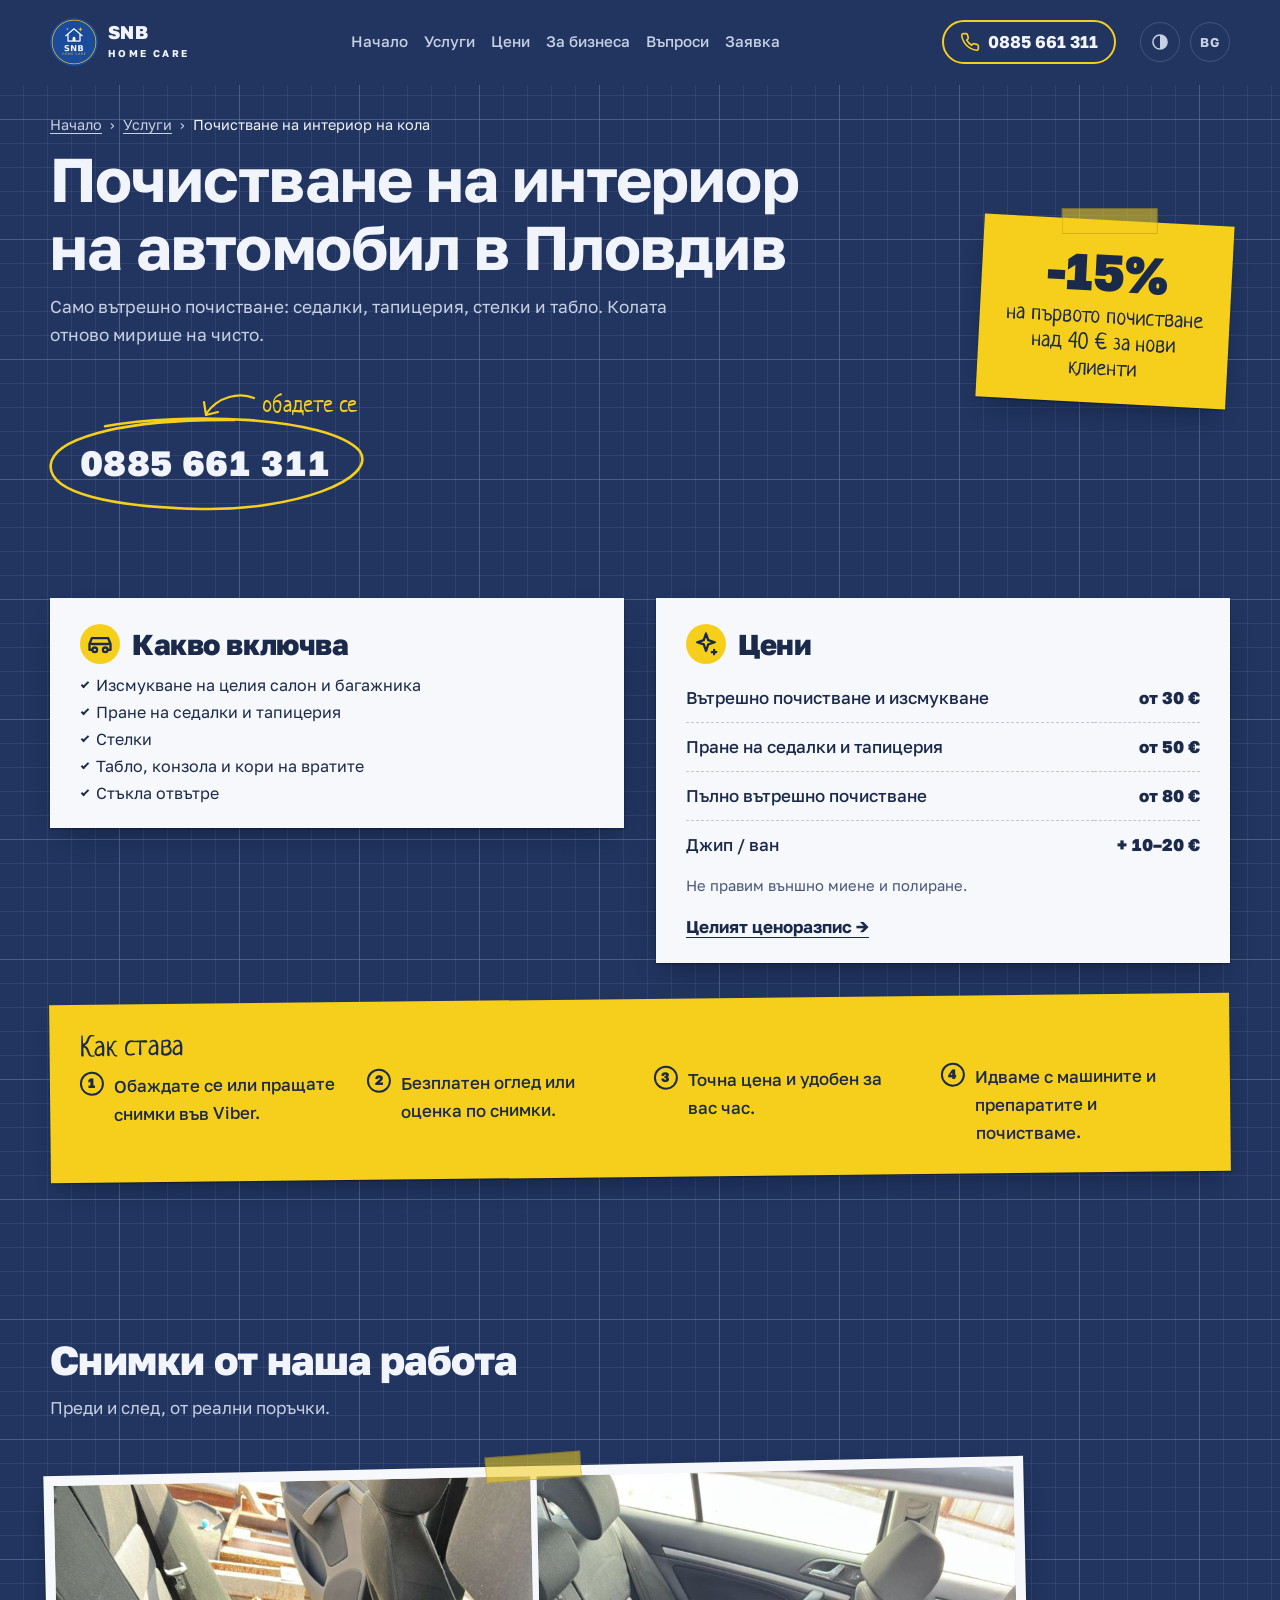
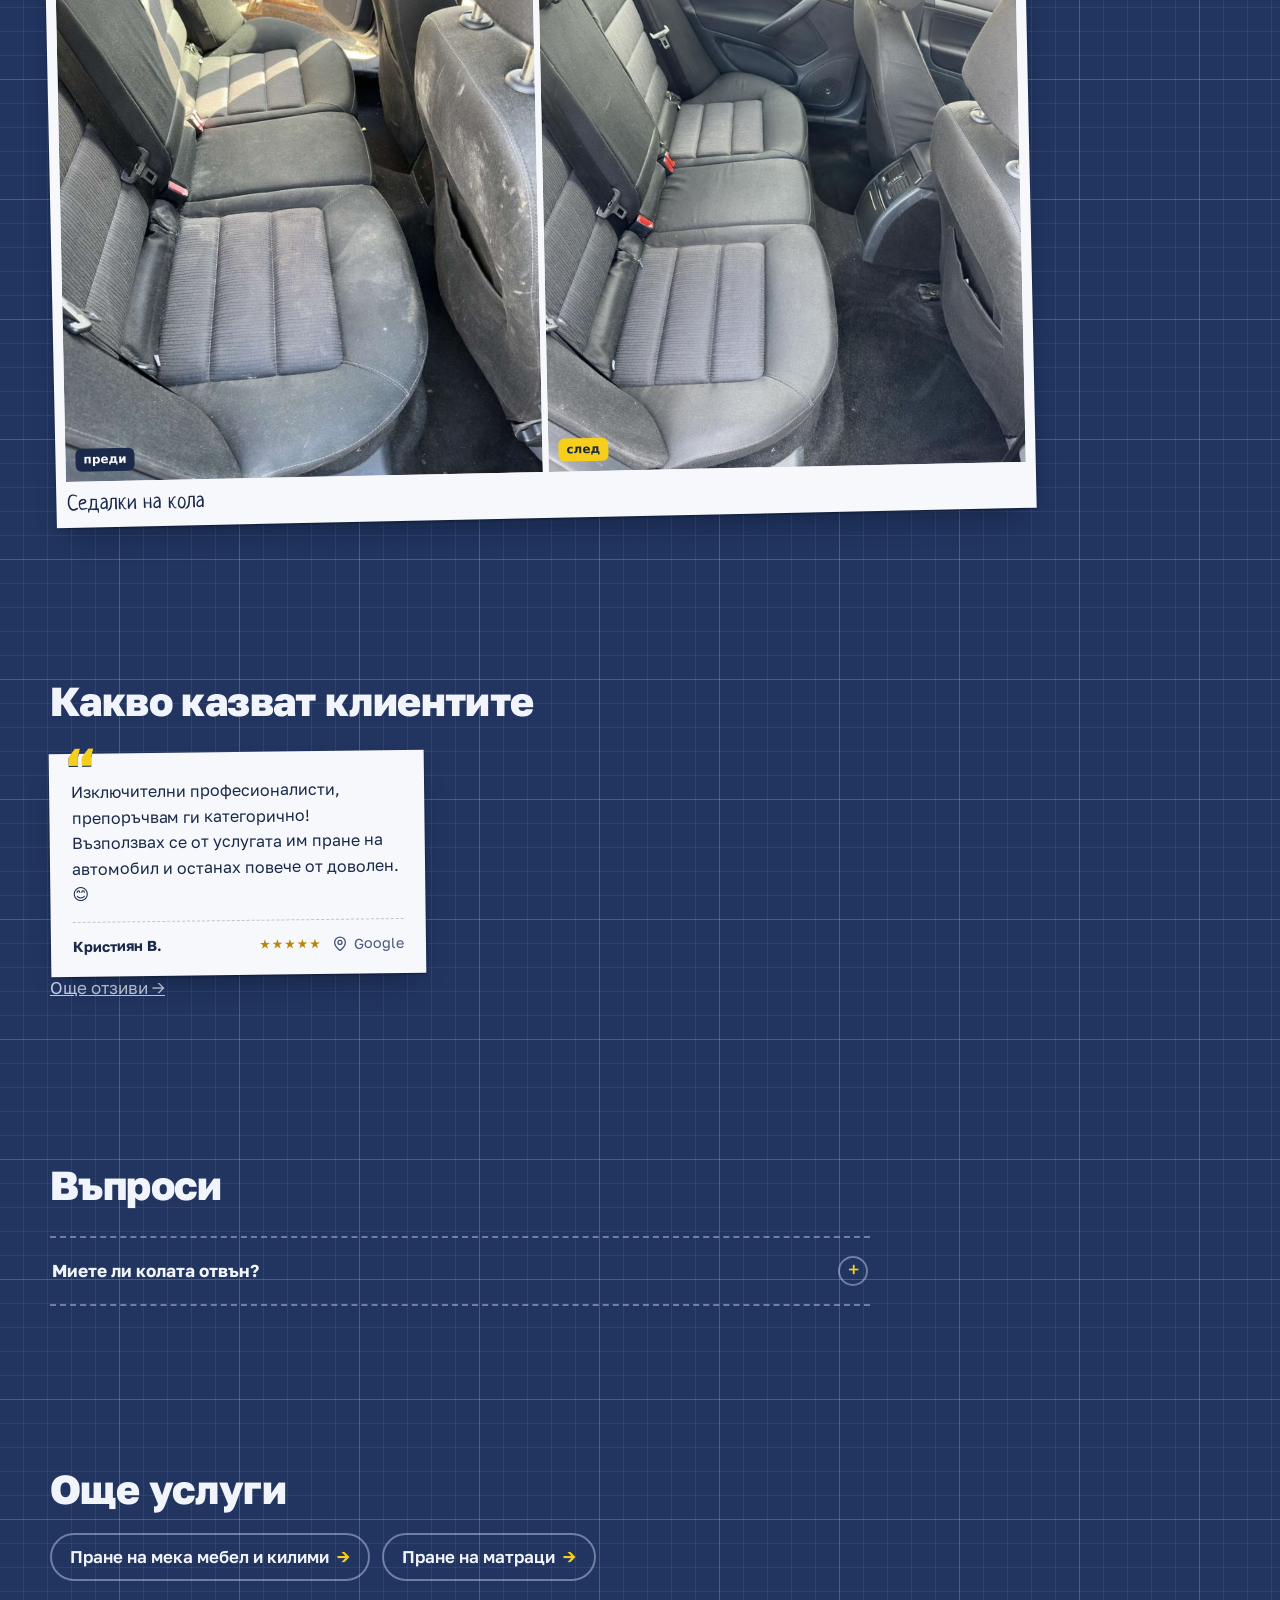
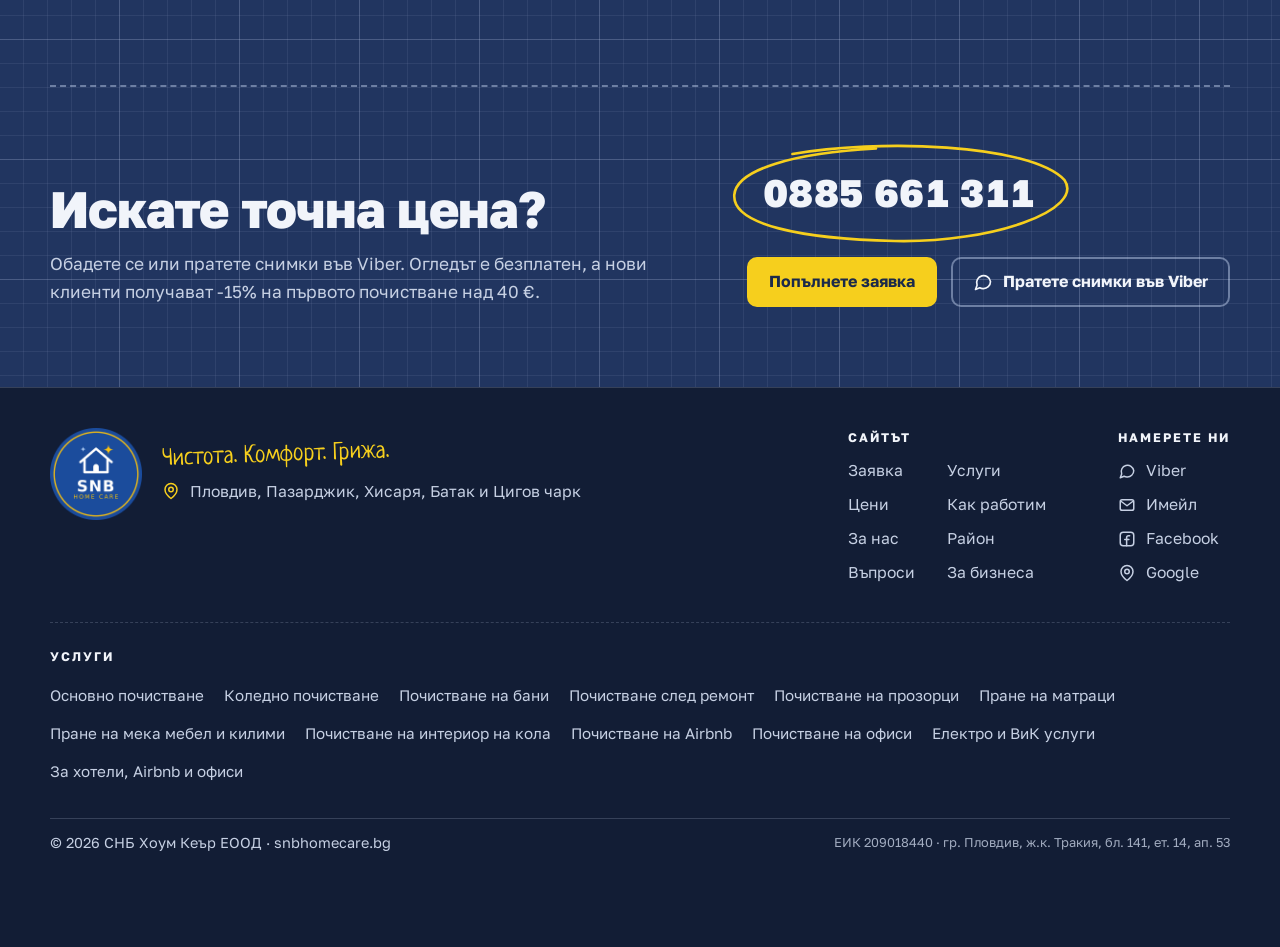
<file: uslugi/avtomobili/index.html>
<!doctype html>
<html lang="bg" data-lang="bg">
<head>
<meta charset="utf-8">
<meta name="viewport" content="width=device-width, initial-scale=1, viewport-fit=cover">
<title>Пране на седалки и интериор на кола в Пловдив, от 30 €: SNB Home Care</title>
<meta name="description" content="Вътрешно почистване на автомобили в Пловдив: изсмукване, пране на седалки и тапицерия, стелки, табло. За коли, джипове и ванове. От 30 €. Тел.: 0885 661 311.">
<meta property="og:type" content="website">
<meta property="og:site_name" content="SNB Home Care">
<meta property="og:locale" content="bg_BG">
<meta property="og:title" content="Пране на седалки и интериор на кола в Пловдив, от 30 €: SNB Home Care">
<meta property="og:description" content="Вътрешно почистване на автомобили в Пловдив: изсмукване, пране на седалки и тапицерия, стелки, табло. За коли, джипове и ванове. От 30 €. Тел.: 0885 661 311.">
<meta property="og:url" content="https://snbhomecare.bg/uslugi/avtomobili/">
<meta property="og:image" content="https://snbhomecare.bg/img/og.jpg">
<meta property="og:image:type" content="image/jpeg">
<meta property="og:image:width" content="1200">
<meta property="og:image:height" content="630">
<meta name="twitter:card" content="summary_large_image">
<meta name="twitter:image" content="https://snbhomecare.bg/img/og.jpg">
<meta name="theme-color" content="#121d35">
<link rel="canonical" href="https://snbhomecare.bg/uslugi/avtomobili/" data-base="https://snbhomecare.bg/uslugi/avtomobili/">
<link rel="alternate" hreflang="bg" href="https://snbhomecare.bg/uslugi/avtomobili/">
<link rel="alternate" hreflang="en" href="https://snbhomecare.bg/uslugi/avtomobili/?lang=en">
<link rel="icon" href="/img/favicon.png" type="image/png">
<link rel="apple-touch-icon" href="/img/apple-touch-icon.png">
<script>try{var t=localStorage.getItem('snb-theme');if(t==='light'||t==='dark')document.documentElement.dataset.theme=t;}catch(e){}</script>
<link rel="preconnect" href="https://fonts.googleapis.com">
<link rel="preconnect" href="https://fonts.gstatic.com" crossorigin>
<link rel="stylesheet" href="https://fonts.googleapis.com/css2?family=Golos+Text:wght@400;500;600;700;800&family=Neucha&display=swap">
<link rel="stylesheet" href="/css/style.css">
<script type="application/ld+json">
{
 "@context": "https://schema.org",
 "@graph": [
  {
   "@type": "Service",
   "@id": "https://snbhomecare.bg/uslugi/avtomobili/#service",
   "name": "Почистване на интериор на кола",
   "serviceType": "Почистване на интериор на кола",
   "url": "https://snbhomecare.bg/uslugi/avtomobili/",
   "description": "Вътрешно почистване на автомобили в Пловдив: изсмукване, пране на седалки и тапицерия, стелки, табло. За коли, джипове и ванове. От 30 €. Тел.: 0885 661 311.",
   "provider": {
    "@id": "https://snbhomecare.bg/#business"
   },
   "areaServed": [
    {
     "@type": "City",
     "name": "Пловдив"
    },
    {
     "@type": "City",
     "name": "Пазарджик"
    },
    {
     "@type": "City",
     "name": "Хисаря"
    },
    {
     "@type": "City",
     "name": "Батак"
    },
    {
     "@type": "City",
     "name": "Цигов чарк"
    }
   ],
   "offers": [
    {
     "@type": "Offer",
     "name": "Вътрешно почистване и изсмукване",
     "priceCurrency": "EUR",
     "price": "30",
     "description": "от 30 €"
    },
    {
     "@type": "Offer",
     "name": "Пране на седалки и тапицерия",
     "priceCurrency": "EUR",
     "price": "50",
     "description": "от 50 €"
    },
    {
     "@type": "Offer",
     "name": "Пълно вътрешно почистване",
     "priceCurrency": "EUR",
     "price": "80",
     "description": "от 80 €"
    },
    {
     "@type": "Offer",
     "name": "Джип / ван",
     "priceCurrency": "EUR",
     "price": "10",
     "description": "+ 10–20 €"
    }
   ]
  },
  {
   "@type": "BreadcrumbList",
   "itemListElement": [
    {
     "@type": "ListItem",
     "position": 1,
     "name": "Начало",
     "item": "https://snbhomecare.bg/"
    },
    {
     "@type": "ListItem",
     "position": 2,
     "name": "Услуги",
     "item": "https://snbhomecare.bg/#services"
    },
    {
     "@type": "ListItem",
     "position": 3,
     "name": "Почистване на интериор на кола",
     "item": "https://snbhomecare.bg/uslugi/avtomobili/"
    }
   ]
  },
  {
   "@type": "FAQPage",
   "mainEntity": [
    {
     "@type": "Question",
     "name": "Миете ли колата отвън?",
     "acceptedAnswer": {
      "@type": "Answer",
      "text": "Не, правим само вътрешно почистване и пране на седалки и тапицерия."
     }
    }
   ]
  }
 ]
}
</script>
</head>
<body class="prices-page svc-page">
<svg width="0" height="0" style="position:absolute" aria-hidden="true">
  <symbol id="i-phone" viewBox="0 0 24 24"><path fill="none" stroke="currentColor" stroke-width="2" stroke-linecap="round" stroke-linejoin="round" d="M22 16.9v3a2 2 0 0 1-2.2 2 19.8 19.8 0 0 1-8.6-3.1 19.5 19.5 0 0 1-6-6A19.8 19.8 0 0 1 2.1 4.2 2 2 0 0 1 4.1 2h3a2 2 0 0 1 2 1.7c.1.9.4 1.8.7 2.7a2 2 0 0 1-.5 2.1L8 9.8a16 16 0 0 0 6 6l1.3-1.3a2 2 0 0 1 2.1-.4c.9.3 1.8.6 2.7.7a2 2 0 0 1 1.7 2Z"/></symbol>
  <symbol id="i-chat" viewBox="0 0 24 24"><path fill="none" stroke="currentColor" stroke-width="2" stroke-linecap="round" stroke-linejoin="round" d="M21 11.5a8.4 8.4 0 0 1-9 8.4 8.6 8.6 0 0 1-3.9-.9L3 21l1.9-5.1A8.4 8.4 0 1 1 21 11.5Z"/></symbol>
  <symbol id="i-pin" viewBox="0 0 24 24"><path fill="none" stroke="currentColor" stroke-width="2" stroke-linecap="round" stroke-linejoin="round" d="M20 10c0 6-8 12-8 12s-8-6-8-12a8 8 0 0 1 16 0Z"/><circle cx="12" cy="10" r="3" fill="none" stroke="currentColor" stroke-width="2"/></symbol>
  <symbol id="i-home" viewBox="0 0 24 24"><path fill="none" stroke="currentColor" stroke-width="2" stroke-linecap="round" stroke-linejoin="round" d="m3 10 9-7 9 7v10a2 2 0 0 1-2 2H5a2 2 0 0 1-2-2Z M9 22V12h6v10"/></symbol>
  <symbol id="i-key" viewBox="0 0 24 24"><circle cx="7.5" cy="15.5" r="4.5" fill="none" stroke="currentColor" stroke-width="2"/><path fill="none" stroke="currentColor" stroke-width="2" stroke-linecap="round" d="m10.7 12.3 9.3-9.3M16 7l3 3M14 9l2 2"/></symbol>
  <symbol id="i-sparkle" viewBox="0 0 24 24"><path fill="none" stroke="currentColor" stroke-width="2" stroke-linejoin="round" d="M12 3l1.9 5.6L19.5 10.5l-5.6 1.9L12 18l-1.9-5.6L4.5 10.5l5.6-1.9Z"/><path fill="none" stroke="currentColor" stroke-width="2" stroke-linecap="round" d="M19 17v4M17 19h4"/></symbol>
  <symbol id="i-sofa" viewBox="0 0 24 24"><path fill="none" stroke="currentColor" stroke-width="2" stroke-linecap="round" stroke-linejoin="round" d="M4 11V8a3 3 0 0 1 3-3h10a3 3 0 0 1 3 3v3M2 13a2 2 0 0 1 4 0v2h12v-2a2 2 0 0 1 4 0v5H2Z M5 18v2M19 18v2"/></symbol>
  <symbol id="i-bed" viewBox="0 0 24 24"><path fill="none" stroke="currentColor" stroke-width="2" stroke-linecap="round" stroke-linejoin="round" d="M2 20V6M2 16h20v4M22 16v-4a3 3 0 0 0-3-3H10v7M6 12.5a1.5 1.5 0 1 0 0-.01"/></symbol>
  <symbol id="i-car" viewBox="0 0 24 24"><path fill="none" stroke="currentColor" stroke-width="2" stroke-linecap="round" stroke-linejoin="round" d="M5 17H3v-5l2-5h14l2 5v5h-2M5 12h14"/><circle cx="7.5" cy="17" r="2" fill="none" stroke="currentColor" stroke-width="2"/><circle cx="16.5" cy="17" r="2" fill="none" stroke="currentColor" stroke-width="2"/></symbol>
  <symbol id="i-window" viewBox="0 0 24 24"><rect x="4" y="3" width="16" height="18" rx="1.5" fill="none" stroke="currentColor" stroke-width="2"/><path fill="none" stroke="currentColor" stroke-width="2" d="M12 3v18M4 12h16"/></symbol>
  <symbol id="i-tool" viewBox="0 0 24 24"><path fill="none" stroke="currentColor" stroke-width="2" stroke-linecap="round" stroke-linejoin="round" d="M14.7 6.3a4 4 0 0 0 5 5L22 14l-8 8-2.3-2.3a4 4 0 0 0-5-5L4 12l8-8Z M13 2l-1.5 4.5M7 13l-5 5 4 4 5-5"/></symbol>
  <symbol id="i-mail" viewBox="0 0 24 24"><rect x="3" y="5" width="18" height="14" rx="2.5" fill="none" stroke="currentColor" stroke-width="2"/><path d="m4 7 8 6 8-6" fill="none" stroke="currentColor" stroke-width="2" stroke-linecap="round" stroke-linejoin="round"/></symbol>
  <symbol id="i-fb" viewBox="0 0 24 24"><rect x="3" y="3" width="18" height="18" rx="4" fill="none" stroke="currentColor" stroke-width="2"/><path fill="none" stroke="currentColor" stroke-width="2" stroke-linecap="round" stroke-linejoin="round" d="M15.5 7.5H14a2.5 2.5 0 0 0-2.5 2.5v11M9 12.5h5.5"/></symbol>
</svg>

  <header class="top gutter">
    <div class="wrap">
      <a class="logo" href="/" data-bg-aria-label="SNB Home Care, начална страница" data-en-aria-label="SNB Home Care, home page">
        <img src="/img/logo-96.png" width="48" height="48" alt="">
        <span><b>SNB</b><small>HOME CARE</small></span>
      </a>
      <nav id="nav" data-bg-aria-label="Навигация" data-en-aria-label="Navigation">
        <a href="/"><span lang="bg">Начало</span><span lang="en">Home</span></a>
        <a href="/#services"><span lang="bg">Услуги</span><span lang="en">Services</span></a>
        <a href="/ceni/"><span lang="bg">Цени</span><span lang="en">Prices</span></a>
        <a href="/za-biznesa/"><span lang="bg">За бизнеса</span><span lang="en">For businesses</span></a>
        <a href="/#faq"><span lang="bg">Въпроси</span><span lang="en">FAQ</span></a>
        <a href="/#order"><span lang="bg">Заявка</span><span lang="en">Request</span></a>
      </nav>
      <div class="top-right">
        <a class="tel" href="tel:+359885661311">
          <svg aria-hidden="true"><use href="#i-phone"/></svg>
          <span lang="bg">0885 661 311</span><span lang="en">+359 885 661 311</span>
        </a>
        <button type="button" class="round theme" id="theme" data-mode="system">
          <svg class="t-system" viewBox="0 0 24 24" aria-hidden="true"><circle cx="12" cy="12" r="8.5" fill="none" stroke="currentColor" stroke-width="1.8"/><path d="M12 3.5a8.5 8.5 0 0 1 0 17z" fill="currentColor"/></svg>
          <svg class="t-light" viewBox="0 0 24 24" aria-hidden="true"><circle cx="12" cy="12" r="4.2" fill="none" stroke="currentColor" stroke-width="1.8"/><path d="M12 2.5v2.6M12 18.9v2.6M2.5 12h2.6M18.9 12h2.6M5.3 5.3l1.8 1.8M16.9 16.9l1.8 1.8M5.3 18.7l1.8-1.8M16.9 7.1l1.8-1.8" stroke="currentColor" stroke-width="1.8" stroke-linecap="round"/></svg>
          <svg class="t-dark" viewBox="0 0 24 24" aria-hidden="true"><path d="M20 14.6A8.5 8.5 0 1 1 9.4 4a6.8 6.8 0 0 0 10.6 10.6z" fill="none" stroke="currentColor" stroke-width="1.8" stroke-linejoin="round"/></svg>
        </button>
        <button type="button" class="round lang-btn" id="lang" data-lang-set="en" aria-label="English" title="English">BG</button>
        <button type="button" class="round menu-btn" id="menu" aria-expanded="false" aria-controls="nav" aria-label="Меню" data-bg-aria-label="Меню" data-en-aria-label="Menu">
          <svg class="m-open" viewBox="0 0 24 24" aria-hidden="true"><path d="M4 7h16M4 12h16M4 17h16" fill="none" stroke="currentColor" stroke-width="2" stroke-linecap="round"/></svg>
          <svg class="m-close" viewBox="0 0 24 24" aria-hidden="true"><path d="M6 6l12 12M18 6 6 18" fill="none" stroke="currentColor" stroke-width="2" stroke-linecap="round"/></svg>
        </button>
      </div>
    </div>
  </header>

  <main>
    <section class="pr-hero gutter">
      <div class="wrap">
        <div>
          <nav class="crumbs" data-bg-aria-label="Къде сте" data-en-aria-label="You are here"><a href="/"><span lang="bg">Начало</span><span lang="en">Home</span></a><span aria-hidden="true">›</span><a href="/#services"><span lang="bg">Услуги</span><span lang="en">Services</span></a><span aria-hidden="true">›</span><span aria-current="page"><span lang="bg">Почистване на интериор на кола</span><span lang="en">Car interior cleaning</span></span></nav>
          <h1><span lang="bg">Почистване на интериор на автомобил в Пловдив</span><span lang="en">Car interior cleaning in Plovdiv</span></h1>
          <p class="lede"><span lang="bg">Само вътрешно почистване: седалки, тапицерия, стелки и табло. Колата отново мирише на чисто.</span><span lang="en">Interior only: seats, upholstery, mats and dashboard. Your car smells clean again.</span></p>
          <div class="phone-row">
            <a class="circled" href="tel:+359885661311">
              <span lang="bg">0885 661 311</span><span lang="en">+359 885 661 311</span>
              <svg class="ring" viewBox="0 0 300 100" preserveAspectRatio="none" aria-hidden="true"><path pathLength="1" d="M58 14 C 130 0, 262 4, 292 38 C 310 66, 230 97, 146 95 C 66 93, 6 80, 8 52 C 10 26, 70 10, 150 8 C 190 7, 214 9, 236 13" fill="none" stroke="currentColor" stroke-width="2.6" stroke-linecap="round" vector-effect="non-scaling-stroke"/></svg>
            </a>
            <span class="hand aside-note" aria-hidden="true">
              <svg viewBox="0 0 56 34"><path d="M54 8 C 40 2, 18 6, 6 24 M4 12 L6 25 L18 22" fill="none" stroke="currentColor" stroke-width="2.2" stroke-linecap="round" stroke-linejoin="round"/></svg>
              <span lang="bg">обадете се</span><span lang="en">call us</span>
            </span>
          </div>
        </div>
        <p class="sticky tape pr-offer"><b>-15%</b><span lang="bg">на първото почистване над 40 € за нови клиенти</span><span lang="en">off your first cleaning over €40 as a new customer</span></p>
      </div>
    </section>

    <div class="sec gutter pr-sec">
      <div class="wrap pr-grid">
        <section class="pr-card">
          <h2><svg aria-hidden="true"><use href="#i-car"/></svg><span lang="bg">Какво включва</span><span lang="en">What's included</span></h2>
          <ul class="pr-inc sv-inc"><li><span lang="bg">Изсмукване на целия салон и багажника</span><span lang="en">Vacuuming the whole interior and the boot</span></li><li><span lang="bg">Пране на седалки и тапицерия</span><span lang="en">Washing seats and upholstery</span></li><li><span lang="bg">Стелки</span><span lang="en">Floor mats</span></li><li><span lang="bg">Табло, конзола и кори на вратите</span><span lang="en">Dashboard, console and door panels</span></li><li><span lang="bg">Стъкла отвътре</span><span lang="en">Windows from the inside</span></li></ul>
        </section>
        <section class="pr-card">
          <h2><svg aria-hidden="true"><use href="#i-sparkle"/></svg><span lang="bg">Цени</span><span lang="en">Prices</span></h2>
          <table class="pr-table">
            <tbody>
            <tr><th scope="row"><span lang="bg">Вътрешно почистване и изсмукване</span><span lang="en">Interior cleaning and vacuuming</span></th><td><span lang="bg">от 30 €</span><span lang="en">from €30</span></td></tr>
            <tr><th scope="row"><span lang="bg">Пране на седалки и тапицерия</span><span lang="en">Seat and upholstery washing</span></th><td><span lang="bg">от 50 €</span><span lang="en">from €50</span></td></tr>
            <tr><th scope="row"><span lang="bg">Пълно вътрешно почистване</span><span lang="en">Full interior clean</span></th><td><span lang="bg">от 80 €</span><span lang="en">from €80</span></td></tr>
            <tr><th scope="row"><span lang="bg">Джип / ван</span><span lang="en">SUV / van</span></th><td><span lang="bg">+ 10–20 €</span><span lang="en">+ €10–20</span></td></tr>
            </tbody>
          </table>
          <p class="pr-note"><span lang="bg">Не правим външно миене и полиране.</span><span lang="en">We do not do exterior washing or polishing.</span></p>
          <a class="price-link sv-all" href="/ceni/"><span lang="bg">Целият ценоразпис →</span><span lang="en">The full price list →</span></a>
        </section>
        <section class="sticky pr-terms sv-steps">
          <h2 class="t"><span lang="bg">Как става</span><span lang="en">How it works</span></h2>
          <ol><li><span lang="bg">Обаждате се или пращате снимки във Viber.</span><span lang="en">Call us or send photos on Viber.</span></li><li><span lang="bg">Безплатен оглед или оценка по снимки.</span><span lang="en">A free visit, or a price from the photos.</span></li><li><span lang="bg">Точна цена и удобен за вас час.</span><span lang="en">An exact price and a time that suits you.</span></li><li><span lang="bg">Идваме с машините и препаратите и почистваме.</span><span lang="en">We bring the machines and products and do the job.</span></li></ol>
        </section>
      </div>
    </div>

    <section class="sec gutter sv-photos">
      <div class="wrap">
        <h2><span lang="bg">Снимки от наша работа</span><span lang="en">Photos of our work</span></h2>
        <p class="ba-lede"><span lang="bg">Преди и след, от реални поръчки.</span><span lang="en">Before and after, from real jobs.</span></p>
        <div class="ba-grid all">
          <figure class="print ba-card tape">
            <div class="ba-row">
              <div class="ph"><img class="ph-img" src="/img/car-seats-before.jpg" loading="lazy" alt="Преди: седалки на кола" data-bg-alt="Преди: седалки на кола" data-en-alt="Before: car seats"><span lang="bg">преди</span><span lang="en">before</span></div>
              <div class="ph"><img class="ph-img" src="/img/car-seats-after.jpg" loading="lazy" alt="След почистване" data-bg-alt="След" data-en-alt="After"><span lang="bg">след</span><span lang="en">after</span></div>
            </div>
            <figcaption><span lang="bg">Седалки на кола</span><span lang="en">Car seats</span></figcaption>
          </figure>
        </div>
      </div>
    </section>

    <section class="sec gutter sv-reviews">
      <div class="wrap">
        <h2><span lang="bg">Какво казват клиентите</span><span lang="en">What customers say</span></h2>
        <div class="rv-wall">
          <figure class="rv"><blockquote><p><span lang="bg">Изключителни професионалисти, препоръчвам ги категорично! Възползвах се от услугата им пране на автомобил и останах повече от доволен. 😊</span><span lang="en">Exceptional professionals, I recommend them without hesitation! I used their car upholstery cleaning and was more than happy. 😊</span></p></blockquote><figcaption><b><span lang="bg">Кристиян В.</span><span lang="en">Kristiyan V.</span></b><span class="rv-src"><span class="stars" aria-hidden="true">★★★★★</span><svg aria-hidden="true"><use href="#i-pin"/></svg>Google</span></figcaption></figure>
        </div>
        <p class="sv-more-rv"><a href="/#reviews"><span lang="bg">Още отзиви →</span><span lang="en">More reviews →</span></a></p>
      </div>
    </section>

    <section class="sec gutter faq-sec" id="faq" aria-labelledby="faq-h">
      <div class="wrap">
        <h2 id="faq-h"><span lang="bg">Въпроси</span><span lang="en">Questions</span></h2>
        <div class="faq">
          <details class="faq-q"><summary><span lang="bg">Миете ли колата отвън?</span><span lang="en">Do you wash the outside of the car?</span></summary><div class="faq-a"><p lang="bg">Не, правим само вътрешно почистване и пране на седалки и тапицерия.</p><p lang="en">No, we only do the interior and washing seats and upholstery.</p></div></details>
        </div>
      </div>
    </section>

    <section class="sec gutter sv-related" aria-labelledby="rel-h">
      <div class="wrap">
        <h2 id="rel-h"><span lang="bg">Още услуги</span><span lang="en">More services</span></h2>
        <div class="chips"><a class="chip" href="/uslugi/prane-na-mebel/"><span lang="bg">Пране на мека мебел и килими</span><span lang="en">Upholstery and rug cleaning</span></a><a class="chip" href="/uslugi/prane-na-matraci/"><span lang="bg">Пране на матраци</span><span lang="en">Mattress cleaning</span></a></div>
      </div>
    </section>

    <section class="sec gutter" id="contact">
      <div class="wrap">
        <div class="call-page">
          <div>
            <h2><span lang="bg">Искате точна цена?</span><span lang="en">Want an exact price?</span></h2>
            <p class="lede"><span lang="bg">Обадете се или пратете снимки във Viber. Огледът е безплатен, а нови клиенти получават -15% на първото почистване над 40 €.</span><span lang="en">Call us or send photos on Viber. The visit is free, and new customers get 15% off their first cleaning over €40.</span></p>
          </div>
          <div class="call-side">
            <a class="circled" href="tel:+359885661311">
              <span lang="bg">0885 661 311</span><span lang="en">+359 885 661 311</span>
              <svg class="ring" viewBox="0 0 300 100" preserveAspectRatio="none" aria-hidden="true"><path pathLength="1" d="M58 14 C 130 0, 262 4, 292 38 C 310 66, 230 97, 146 95 C 66 93, 6 80, 8 52 C 10 26, 70 10, 150 8 C 190 7, 214 9, 236 13" fill="none" stroke="currentColor" stroke-width="2.6" stroke-linecap="round" vector-effect="non-scaling-stroke"/></svg>
            </a>
            <div class="actions">
              <a class="btn btn-fill" href="/?svc=car#order"><span lang="bg">Попълнете заявка</span><span lang="en">Fill in a request</span></a>
              <a class="btn btn-line" href="viber://chat?number=%2B359885661311"><svg aria-hidden="true"><use href="#i-chat"/></svg><span lang="bg">Пратете снимки във Viber</span><span lang="en">Send photos on Viber</span></a>
            </div>
          </div>
        </div>
      </div>
    </section>
  </main>

  <footer class="foot gutter">
    <div class="wrap">
      <div class="foot-top">
        <div class="foot-brand">
          <a class="foot-logo" href="/" data-bg-aria-label="SNB Home Care, към началото" data-en-aria-label="SNB Home Care, back to top">
            <img src="/img/logo.png" width="384" height="384" alt="SNB Home Care">
          </a>
          <p class="hand foot-slogan"><span lang="bg">Чистота. Комфорт. Грижа.</span><span lang="en">Clean. Comfort. Care.</span></p>
          <p class="foot-area">
            <svg aria-hidden="true"><use href="#i-pin"/></svg>
            <span><span lang="bg">Пловдив, Пазарджик, Хисаря, Батак и Цигов чарк</span><span lang="en">Plovdiv, Pazardzhik, Hisarya, Batak and Tsigov Chark</span></span>
          </p>
        </div>
        <nav class="foot-col" data-bg-aria-label="Навигация в долната част" data-en-aria-label="Footer navigation">
          <h3><span lang="bg">Сайтът</span><span lang="en">The site</span></h3>
          <a href="/#order"><span lang="bg">Заявка</span><span lang="en">Request</span></a>
          <a href="/#services"><span lang="bg">Услуги</span><span lang="en">Services</span></a>
          <a href="/ceni/"><span lang="bg">Цени</span><span lang="en">Prices</span></a>
          <a href="/#steps"><span lang="bg">Как работим</span><span lang="en">How it works</span></a>
          <a href="/#about"><span lang="bg">За нас</span><span lang="en">About us</span></a>
          <a href="/#area"><span lang="bg">Район</span><span lang="en">Area</span></a>
          <a href="/#faq"><span lang="bg">Въпроси</span><span lang="en">FAQ</span></a>
          <a href="/za-biznesa/"><span lang="bg">За бизнеса</span><span lang="en">For businesses</span></a>
        </nav>
        <div class="foot-col">
          <h3><span lang="bg">Намерете ни</span><span lang="en">Find us</span></h3>
          <a href="viber://chat?number=%2B359885661311"><svg aria-hidden="true"><use href="#i-chat"/></svg>Viber</a>
          <a href="mailto:snbhomecare@gmail.com"><svg aria-hidden="true"><use href="#i-mail"/></svg><span lang="bg">Имейл</span><span lang="en">Email</span></a>
          <a href="https://www.facebook.com/SNBHomeCare" target="_blank" rel="noopener"><svg aria-hidden="true"><use href="#i-fb"/></svg>Facebook</a>
          <a href="https://share.google/vhJVnm5u2xnnQxjWb" target="_blank" rel="noopener"><svg aria-hidden="true"><use href="#i-pin"/></svg>Google</a>
        </div>
        <!-- FOOTSVC:start -->
<nav class="foot-svc" data-bg-aria-label="Услуги" data-en-aria-label="Services"><h3><span lang="bg">Услуги</span><span lang="en">Services</span></h3><div><a href="/uslugi/osnovno-pochistvane/"><span lang="bg">Основно почистване</span><span lang="en">Deep cleaning</span></a><a href="/uslugi/koledno-pochistvane/"><span lang="bg">Коледно почистване</span><span lang="en">Christmas cleaning</span></a><a href="/uslugi/pochistvane-na-bani/"><span lang="bg">Почистване на бани</span><span lang="en">Bathroom cleaning</span></a><a href="/uslugi/pochistvane-sled-remont/"><span lang="bg">Почистване след ремонт</span><span lang="en">After-renovation cleaning</span></a><a href="/uslugi/prozorci/"><span lang="bg">Почистване на прозорци</span><span lang="en">Window cleaning</span></a><a href="/uslugi/prane-na-matraci/"><span lang="bg">Пране на матраци</span><span lang="en">Mattress cleaning</span></a><a href="/uslugi/prane-na-mebel/"><span lang="bg">Пране на мека мебел и килими</span><span lang="en">Upholstery and rug cleaning</span></a><a href="/uslugi/avtomobili/"><span lang="bg">Почистване на интериор на кола</span><span lang="en">Car interior cleaning</span></a><a href="/uslugi/airbnb/"><span lang="bg">Почистване на Airbnb</span><span lang="en">Airbnb cleaning</span></a><a href="/uslugi/pochistvane-na-ofisi/"><span lang="bg">Почистване на офиси</span><span lang="en">Office cleaning</span></a><a href="/uslugi/elektro-vik/"><span lang="bg">Електро и ВиК услуги</span><span lang="en">Electrical and plumbing</span></a><a href="/za-biznesa/"><span lang="bg">За хотели, Airbnb и офиси</span><span lang="en">For hotels, Airbnb and offices</span></a></div></nav>
<!-- FOOTSVC:end -->
      </div>
      <div class="foot-base">
        <span>© 2026 <span lang="bg">СНБ Хоум Кеър ЕООД</span><span lang="en">SNB Home Care EOOD</span> · snbhomecare.bg</span>
        <span class="foot-legal"><span lang="bg">ЕИК 209018440 · гр. Пловдив, ж.к. Тракия, бл. 141, ет. 14, ап. 53</span><span lang="en">UIC 209018440 · Trakia, bl. 141, fl. 14, apt. 53, Plovdiv, Bulgaria</span></span>
      </div>
    </div>
  </footer>

  <button type="button" class="to-top" aria-label="Обратно най-горе" data-bg-aria-label="Обратно най-горе" data-en-aria-label="Back to the top">
    <svg class="tt-ring" viewBox="0 0 56 56" aria-hidden="true"><circle cx="28" cy="28" r="25" pathLength="1"/><circle class="tt-fill" cx="28" cy="28" r="25" pathLength="1"/></svg>
    <svg class="tt-arrow" viewBox="0 0 24 24" aria-hidden="true"><path d="M12 19V5M5.5 11.5 12 5l6.5 6.5"/></svg>
    <span class="tt-note" aria-hidden="true"><span lang="bg">нагоре?</span><span lang="en">back up?</span></span>
  </button>

  <div class="mbar">
    <a class="m-tel" href="tel:+359885661311"><svg aria-hidden="true"><use href="#i-phone"/></svg><span lang="bg">Обади се</span><span lang="en">Call us</span></a>
    <a class="m-viber" href="viber://chat?number=%2B359885661311"><svg aria-hidden="true"><use href="#i-chat"/></svg>Viber</a>
    <a class="m-req" href="/#order"><span lang="bg">Заявка</span><span lang="en">Request</span></a>
  </div>

<script src="/js/main.js"></script>
<script defer src="https://static.cloudflareinsights.com/beacon.min.js" data-cf-beacon='{"token":"fed9561a117d4ad885695dc93797b30b"}'></script></body>
</html>
</file>
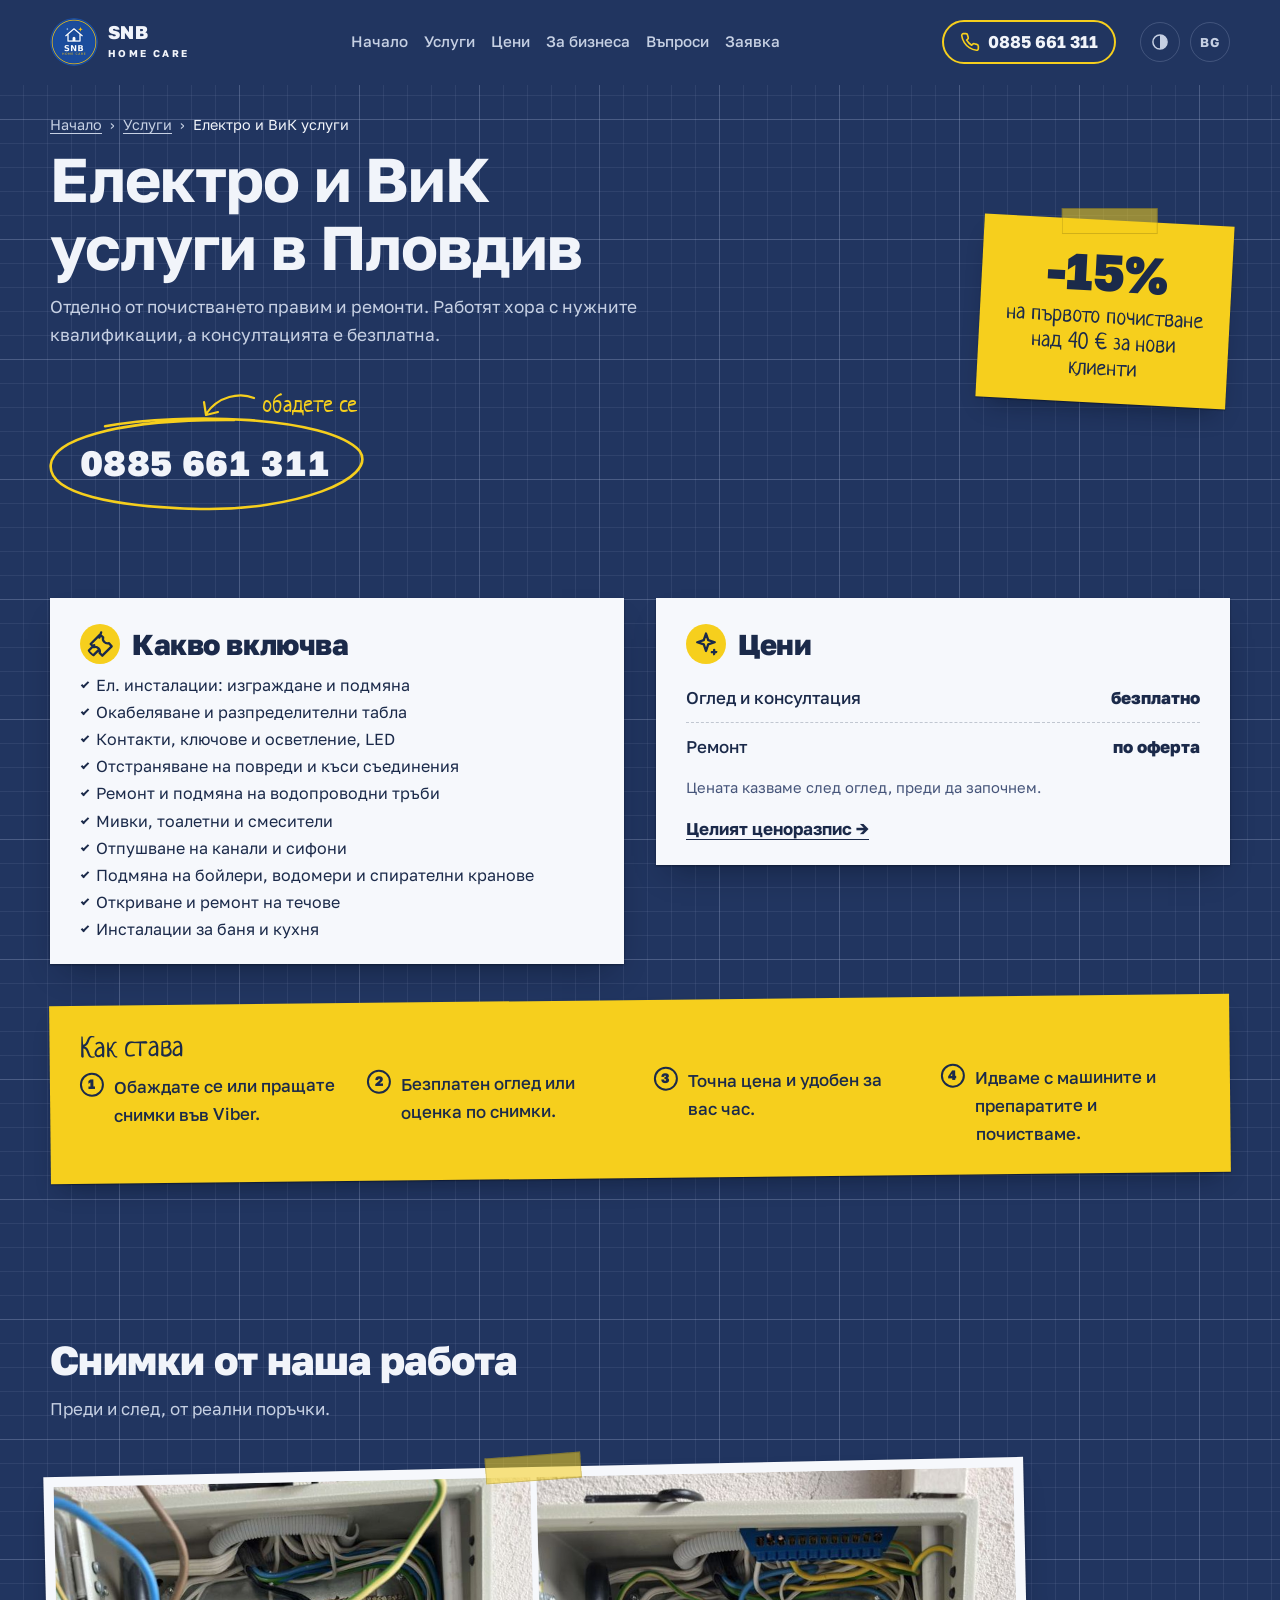
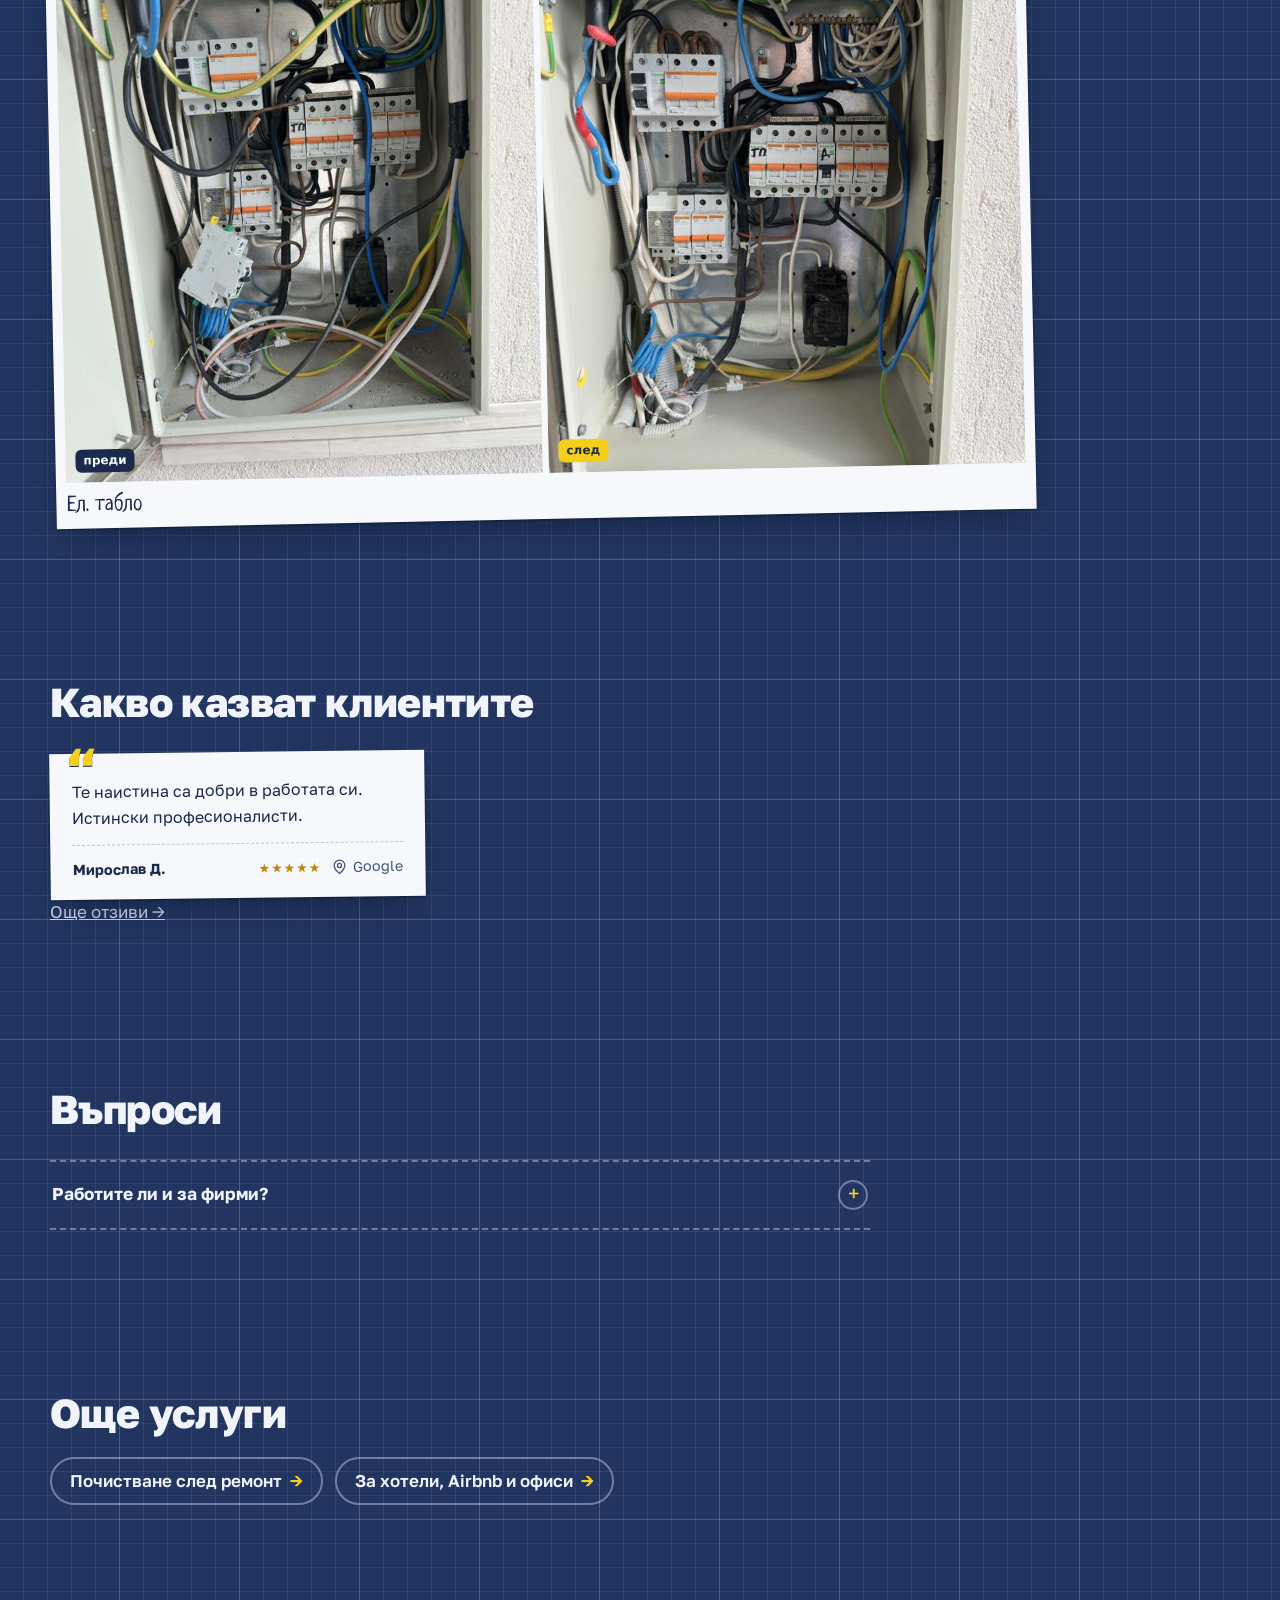
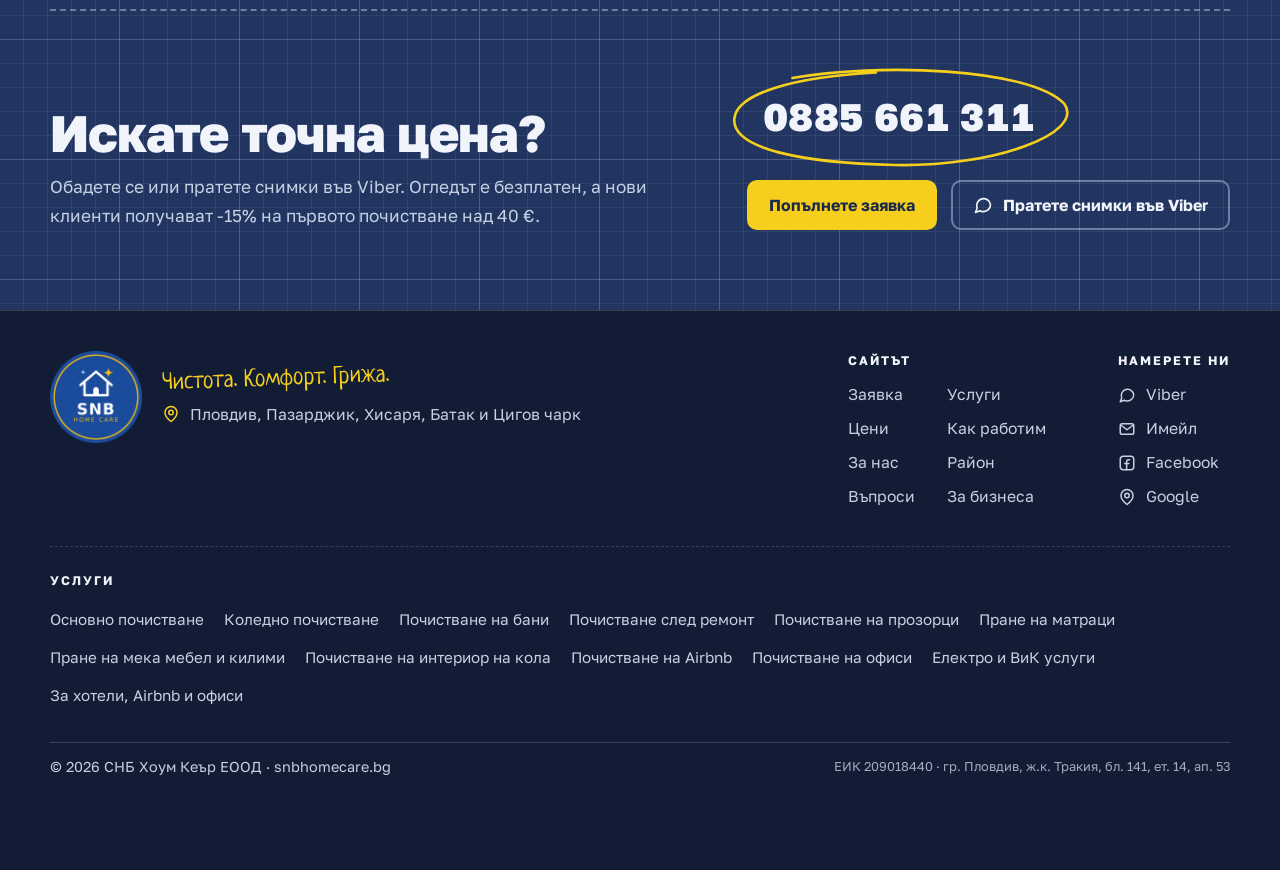
<file: uslugi/elektro-vik/index.html>
<!doctype html>
<html lang="bg" data-lang="bg">
<head>
<meta charset="utf-8">
<meta name="viewport" content="width=device-width, initial-scale=1, viewport-fit=cover">
<title>Електро и ВиК услуги в Пловдив: SNB Home Care</title>
<meta name="description" content="Електро и ВиК услуги за дома и бизнеса в Пловдив и района: ел. инсталации, табла, контакти, осветление, течове, отпушване, смесители, бойлери. Оглед и безплатна консултация. Тел.: 0885 661 311.">
<meta property="og:type" content="website">
<meta property="og:site_name" content="SNB Home Care">
<meta property="og:locale" content="bg_BG">
<meta property="og:title" content="Електро и ВиК услуги в Пловдив: SNB Home Care">
<meta property="og:description" content="Електро и ВиК услуги за дома и бизнеса в Пловдив и района: ел. инсталации, табла, контакти, осветление, течове, отпушване, смесители, бойлери. Оглед и безплатна консултация. Тел.: 0885 661 311.">
<meta property="og:url" content="https://snbhomecare.bg/uslugi/elektro-vik/">
<meta property="og:image" content="https://snbhomecare.bg/img/og.jpg">
<meta property="og:image:type" content="image/jpeg">
<meta property="og:image:width" content="1200">
<meta property="og:image:height" content="630">
<meta name="twitter:card" content="summary_large_image">
<meta name="twitter:image" content="https://snbhomecare.bg/img/og.jpg">
<meta name="theme-color" content="#121d35">
<link rel="canonical" href="https://snbhomecare.bg/uslugi/elektro-vik/" data-base="https://snbhomecare.bg/uslugi/elektro-vik/">
<link rel="alternate" hreflang="bg" href="https://snbhomecare.bg/uslugi/elektro-vik/">
<link rel="alternate" hreflang="en" href="https://snbhomecare.bg/uslugi/elektro-vik/?lang=en">
<link rel="icon" href="/img/favicon.png" type="image/png">
<link rel="apple-touch-icon" href="/img/apple-touch-icon.png">
<script>try{var t=localStorage.getItem('snb-theme');if(t==='light'||t==='dark')document.documentElement.dataset.theme=t;}catch(e){}</script>
<link rel="preconnect" href="https://fonts.googleapis.com">
<link rel="preconnect" href="https://fonts.gstatic.com" crossorigin>
<link rel="stylesheet" href="https://fonts.googleapis.com/css2?family=Golos+Text:wght@400;500;600;700;800&family=Neucha&display=swap">
<link rel="stylesheet" href="/css/style.css">
<script type="application/ld+json">
{
 "@context": "https://schema.org",
 "@graph": [
  {
   "@type": "Service",
   "@id": "https://snbhomecare.bg/uslugi/elektro-vik/#service",
   "name": "Електро и ВиК услуги",
   "serviceType": "Електро и ВиК услуги",
   "url": "https://snbhomecare.bg/uslugi/elektro-vik/",
   "description": "Електро и ВиК услуги за дома и бизнеса в Пловдив и района: ел. инсталации, табла, контакти, осветление, течове, отпушване, смесители, бойлери. Оглед и безплатна консултация. Тел.: 0885 661 311.",
   "provider": {
    "@id": "https://snbhomecare.bg/#business"
   },
   "areaServed": [
    {
     "@type": "City",
     "name": "Пловдив"
    },
    {
     "@type": "City",
     "name": "Пазарджик"
    },
    {
     "@type": "City",
     "name": "Хисаря"
    },
    {
     "@type": "City",
     "name": "Батак"
    },
    {
     "@type": "City",
     "name": "Цигов чарк"
    }
   ]
  },
  {
   "@type": "BreadcrumbList",
   "itemListElement": [
    {
     "@type": "ListItem",
     "position": 1,
     "name": "Начало",
     "item": "https://snbhomecare.bg/"
    },
    {
     "@type": "ListItem",
     "position": 2,
     "name": "Услуги",
     "item": "https://snbhomecare.bg/#services"
    },
    {
     "@type": "ListItem",
     "position": 3,
     "name": "Електро и ВиК услуги",
     "item": "https://snbhomecare.bg/uslugi/elektro-vik/"
    }
   ]
  },
  {
   "@type": "FAQPage",
   "mainEntity": [
    {
     "@type": "Question",
     "name": "Работите ли и за фирми?",
     "acceptedAnswer": {
      "@type": "Answer",
      "text": "Да, за домове, офиси, магазини и къщи за гости."
     }
    }
   ]
  }
 ]
}
</script>
</head>
<body class="prices-page svc-page">
<svg width="0" height="0" style="position:absolute" aria-hidden="true">
  <symbol id="i-phone" viewBox="0 0 24 24"><path fill="none" stroke="currentColor" stroke-width="2" stroke-linecap="round" stroke-linejoin="round" d="M22 16.9v3a2 2 0 0 1-2.2 2 19.8 19.8 0 0 1-8.6-3.1 19.5 19.5 0 0 1-6-6A19.8 19.8 0 0 1 2.1 4.2 2 2 0 0 1 4.1 2h3a2 2 0 0 1 2 1.7c.1.9.4 1.8.7 2.7a2 2 0 0 1-.5 2.1L8 9.8a16 16 0 0 0 6 6l1.3-1.3a2 2 0 0 1 2.1-.4c.9.3 1.8.6 2.7.7a2 2 0 0 1 1.7 2Z"/></symbol>
  <symbol id="i-chat" viewBox="0 0 24 24"><path fill="none" stroke="currentColor" stroke-width="2" stroke-linecap="round" stroke-linejoin="round" d="M21 11.5a8.4 8.4 0 0 1-9 8.4 8.6 8.6 0 0 1-3.9-.9L3 21l1.9-5.1A8.4 8.4 0 1 1 21 11.5Z"/></symbol>
  <symbol id="i-pin" viewBox="0 0 24 24"><path fill="none" stroke="currentColor" stroke-width="2" stroke-linecap="round" stroke-linejoin="round" d="M20 10c0 6-8 12-8 12s-8-6-8-12a8 8 0 0 1 16 0Z"/><circle cx="12" cy="10" r="3" fill="none" stroke="currentColor" stroke-width="2"/></symbol>
  <symbol id="i-home" viewBox="0 0 24 24"><path fill="none" stroke="currentColor" stroke-width="2" stroke-linecap="round" stroke-linejoin="round" d="m3 10 9-7 9 7v10a2 2 0 0 1-2 2H5a2 2 0 0 1-2-2Z M9 22V12h6v10"/></symbol>
  <symbol id="i-key" viewBox="0 0 24 24"><circle cx="7.5" cy="15.5" r="4.5" fill="none" stroke="currentColor" stroke-width="2"/><path fill="none" stroke="currentColor" stroke-width="2" stroke-linecap="round" d="m10.7 12.3 9.3-9.3M16 7l3 3M14 9l2 2"/></symbol>
  <symbol id="i-sparkle" viewBox="0 0 24 24"><path fill="none" stroke="currentColor" stroke-width="2" stroke-linejoin="round" d="M12 3l1.9 5.6L19.5 10.5l-5.6 1.9L12 18l-1.9-5.6L4.5 10.5l5.6-1.9Z"/><path fill="none" stroke="currentColor" stroke-width="2" stroke-linecap="round" d="M19 17v4M17 19h4"/></symbol>
  <symbol id="i-sofa" viewBox="0 0 24 24"><path fill="none" stroke="currentColor" stroke-width="2" stroke-linecap="round" stroke-linejoin="round" d="M4 11V8a3 3 0 0 1 3-3h10a3 3 0 0 1 3 3v3M2 13a2 2 0 0 1 4 0v2h12v-2a2 2 0 0 1 4 0v5H2Z M5 18v2M19 18v2"/></symbol>
  <symbol id="i-bed" viewBox="0 0 24 24"><path fill="none" stroke="currentColor" stroke-width="2" stroke-linecap="round" stroke-linejoin="round" d="M2 20V6M2 16h20v4M22 16v-4a3 3 0 0 0-3-3H10v7M6 12.5a1.5 1.5 0 1 0 0-.01"/></symbol>
  <symbol id="i-car" viewBox="0 0 24 24"><path fill="none" stroke="currentColor" stroke-width="2" stroke-linecap="round" stroke-linejoin="round" d="M5 17H3v-5l2-5h14l2 5v5h-2M5 12h14"/><circle cx="7.5" cy="17" r="2" fill="none" stroke="currentColor" stroke-width="2"/><circle cx="16.5" cy="17" r="2" fill="none" stroke="currentColor" stroke-width="2"/></symbol>
  <symbol id="i-window" viewBox="0 0 24 24"><rect x="4" y="3" width="16" height="18" rx="1.5" fill="none" stroke="currentColor" stroke-width="2"/><path fill="none" stroke="currentColor" stroke-width="2" d="M12 3v18M4 12h16"/></symbol>
  <symbol id="i-tool" viewBox="0 0 24 24"><path fill="none" stroke="currentColor" stroke-width="2" stroke-linecap="round" stroke-linejoin="round" d="M14.7 6.3a4 4 0 0 0 5 5L22 14l-8 8-2.3-2.3a4 4 0 0 0-5-5L4 12l8-8Z M13 2l-1.5 4.5M7 13l-5 5 4 4 5-5"/></symbol>
  <symbol id="i-mail" viewBox="0 0 24 24"><rect x="3" y="5" width="18" height="14" rx="2.5" fill="none" stroke="currentColor" stroke-width="2"/><path d="m4 7 8 6 8-6" fill="none" stroke="currentColor" stroke-width="2" stroke-linecap="round" stroke-linejoin="round"/></symbol>
  <symbol id="i-fb" viewBox="0 0 24 24"><rect x="3" y="3" width="18" height="18" rx="4" fill="none" stroke="currentColor" stroke-width="2"/><path fill="none" stroke="currentColor" stroke-width="2" stroke-linecap="round" stroke-linejoin="round" d="M15.5 7.5H14a2.5 2.5 0 0 0-2.5 2.5v11M9 12.5h5.5"/></symbol>
</svg>

  <header class="top gutter">
    <div class="wrap">
      <a class="logo" href="/" data-bg-aria-label="SNB Home Care, начална страница" data-en-aria-label="SNB Home Care, home page">
        <img src="/img/logo-96.png" width="48" height="48" alt="">
        <span><b>SNB</b><small>HOME CARE</small></span>
      </a>
      <nav id="nav" data-bg-aria-label="Навигация" data-en-aria-label="Navigation">
        <a href="/"><span lang="bg">Начало</span><span lang="en">Home</span></a>
        <a href="/#services"><span lang="bg">Услуги</span><span lang="en">Services</span></a>
        <a href="/ceni/"><span lang="bg">Цени</span><span lang="en">Prices</span></a>
        <a href="/za-biznesa/"><span lang="bg">За бизнеса</span><span lang="en">For businesses</span></a>
        <a href="/#faq"><span lang="bg">Въпроси</span><span lang="en">FAQ</span></a>
        <a href="/#order"><span lang="bg">Заявка</span><span lang="en">Request</span></a>
      </nav>
      <div class="top-right">
        <a class="tel" href="tel:+359885661311">
          <svg aria-hidden="true"><use href="#i-phone"/></svg>
          <span lang="bg">0885 661 311</span><span lang="en">+359 885 661 311</span>
        </a>
        <button type="button" class="round theme" id="theme" data-mode="system">
          <svg class="t-system" viewBox="0 0 24 24" aria-hidden="true"><circle cx="12" cy="12" r="8.5" fill="none" stroke="currentColor" stroke-width="1.8"/><path d="M12 3.5a8.5 8.5 0 0 1 0 17z" fill="currentColor"/></svg>
          <svg class="t-light" viewBox="0 0 24 24" aria-hidden="true"><circle cx="12" cy="12" r="4.2" fill="none" stroke="currentColor" stroke-width="1.8"/><path d="M12 2.5v2.6M12 18.9v2.6M2.5 12h2.6M18.9 12h2.6M5.3 5.3l1.8 1.8M16.9 16.9l1.8 1.8M5.3 18.7l1.8-1.8M16.9 7.1l1.8-1.8" stroke="currentColor" stroke-width="1.8" stroke-linecap="round"/></svg>
          <svg class="t-dark" viewBox="0 0 24 24" aria-hidden="true"><path d="M20 14.6A8.5 8.5 0 1 1 9.4 4a6.8 6.8 0 0 0 10.6 10.6z" fill="none" stroke="currentColor" stroke-width="1.8" stroke-linejoin="round"/></svg>
        </button>
        <button type="button" class="round lang-btn" id="lang" data-lang-set="en" aria-label="English" title="English">BG</button>
        <button type="button" class="round menu-btn" id="menu" aria-expanded="false" aria-controls="nav" aria-label="Меню" data-bg-aria-label="Меню" data-en-aria-label="Menu">
          <svg class="m-open" viewBox="0 0 24 24" aria-hidden="true"><path d="M4 7h16M4 12h16M4 17h16" fill="none" stroke="currentColor" stroke-width="2" stroke-linecap="round"/></svg>
          <svg class="m-close" viewBox="0 0 24 24" aria-hidden="true"><path d="M6 6l12 12M18 6 6 18" fill="none" stroke="currentColor" stroke-width="2" stroke-linecap="round"/></svg>
        </button>
      </div>
    </div>
  </header>

  <main>
    <section class="pr-hero gutter">
      <div class="wrap">
        <div>
          <nav class="crumbs" data-bg-aria-label="Къде сте" data-en-aria-label="You are here"><a href="/"><span lang="bg">Начало</span><span lang="en">Home</span></a><span aria-hidden="true">›</span><a href="/#services"><span lang="bg">Услуги</span><span lang="en">Services</span></a><span aria-hidden="true">›</span><span aria-current="page"><span lang="bg">Електро и ВиК услуги</span><span lang="en">Electrical and plumbing</span></span></nav>
          <h1><span lang="bg">Електро и ВиК услуги в Пловдив</span><span lang="en">Electrical and plumbing services in Plovdiv</span></h1>
          <p class="lede"><span lang="bg">Отделно от почистването правим и ремонти. Работят хора с нужните квалификации, а консултацията е безплатна.</span><span lang="en">Besides cleaning, we also do repairs. The work is done by people with the right qualifications, and the consultation is free.</span></p>
          <div class="phone-row">
            <a class="circled" href="tel:+359885661311">
              <span lang="bg">0885 661 311</span><span lang="en">+359 885 661 311</span>
              <svg class="ring" viewBox="0 0 300 100" preserveAspectRatio="none" aria-hidden="true"><path pathLength="1" d="M58 14 C 130 0, 262 4, 292 38 C 310 66, 230 97, 146 95 C 66 93, 6 80, 8 52 C 10 26, 70 10, 150 8 C 190 7, 214 9, 236 13" fill="none" stroke="currentColor" stroke-width="2.6" stroke-linecap="round" vector-effect="non-scaling-stroke"/></svg>
            </a>
            <span class="hand aside-note" aria-hidden="true">
              <svg viewBox="0 0 56 34"><path d="M54 8 C 40 2, 18 6, 6 24 M4 12 L6 25 L18 22" fill="none" stroke="currentColor" stroke-width="2.2" stroke-linecap="round" stroke-linejoin="round"/></svg>
              <span lang="bg">обадете се</span><span lang="en">call us</span>
            </span>
          </div>
        </div>
        <p class="sticky tape pr-offer"><b>-15%</b><span lang="bg">на първото почистване над 40 € за нови клиенти</span><span lang="en">off your first cleaning over €40 as a new customer</span></p>
      </div>
    </section>

    <div class="sec gutter pr-sec">
      <div class="wrap pr-grid">
        <section class="pr-card">
          <h2><svg aria-hidden="true"><use href="#i-tool"/></svg><span lang="bg">Какво включва</span><span lang="en">What's included</span></h2>
          <ul class="pr-inc sv-inc"><li><span lang="bg">Ел. инсталации: изграждане и подмяна</span><span lang="en">Electrical installations: new and replacement</span></li><li><span lang="bg">Окабеляване и разпределителни табла</span><span lang="en">Wiring and distribution panels</span></li><li><span lang="bg">Контакти, ключове и осветление, LED</span><span lang="en">Sockets, switches and lighting, LED</span></li><li><span lang="bg">Отстраняване на повреди и къси съединения</span><span lang="en">Fixing faults and short circuits</span></li><li><span lang="bg">Ремонт и подмяна на водопроводни тръби</span><span lang="en">Repairing and replacing water pipes</span></li><li><span lang="bg">Мивки, тоалетни и смесители</span><span lang="en">Sinks, toilets and taps</span></li><li><span lang="bg">Отпушване на канали и сифони</span><span lang="en">Unclogging drains and traps</span></li><li><span lang="bg">Подмяна на бойлери, водомери и спирателни кранове</span><span lang="en">Replacing water heaters, water meters and shut-off valves</span></li><li><span lang="bg">Откриване и ремонт на течове</span><span lang="en">Finding and fixing leaks</span></li><li><span lang="bg">Инсталации за баня и кухня</span><span lang="en">Bathroom and kitchen installations</span></li></ul>
        </section>
        <section class="pr-card">
          <h2><svg aria-hidden="true"><use href="#i-sparkle"/></svg><span lang="bg">Цени</span><span lang="en">Prices</span></h2>
          <table class="pr-table">
            <tbody>
            <tr><th scope="row"><span lang="bg">Оглед и консултация</span><span lang="en">Visit and consultation</span></th><td><span lang="bg">безплатно</span><span lang="en">free</span></td></tr>
            <tr><th scope="row"><span lang="bg">Ремонт</span><span lang="en">Repair</span></th><td><span lang="bg">по оферта</span><span lang="en">on quote</span></td></tr>
            </tbody>
          </table>
          <p class="pr-note"><span lang="bg">Цената казваме след оглед, преди да започнем.</span><span lang="en">We give you the price after the visit, before we start.</span></p>
          <a class="price-link sv-all" href="/ceni/"><span lang="bg">Целият ценоразпис →</span><span lang="en">The full price list →</span></a>
        </section>
        <section class="sticky pr-terms sv-steps">
          <h2 class="t"><span lang="bg">Как става</span><span lang="en">How it works</span></h2>
          <ol><li><span lang="bg">Обаждате се или пращате снимки във Viber.</span><span lang="en">Call us or send photos on Viber.</span></li><li><span lang="bg">Безплатен оглед или оценка по снимки.</span><span lang="en">A free visit, or a price from the photos.</span></li><li><span lang="bg">Точна цена и удобен за вас час.</span><span lang="en">An exact price and a time that suits you.</span></li><li><span lang="bg">Идваме с машините и препаратите и почистваме.</span><span lang="en">We bring the machines and products and do the job.</span></li></ol>
        </section>
      </div>
    </div>

    <section class="sec gutter sv-photos">
      <div class="wrap">
        <h2><span lang="bg">Снимки от наша работа</span><span lang="en">Photos of our work</span></h2>
        <p class="ba-lede"><span lang="bg">Преди и след, от реални поръчки.</span><span lang="en">Before and after, from real jobs.</span></p>
        <div class="ba-grid all">
          <figure class="print ba-card tape">
            <div class="ba-row">
              <div class="ph"><img class="ph-img" src="/img/panel-before.jpg" loading="lazy" alt="Преди: ел. табло" data-bg-alt="Преди: ел. табло" data-en-alt="Before: an electrical panel"><span lang="bg">преди</span><span lang="en">before</span></div>
              <div class="ph"><img class="ph-img" src="/img/panel-after.jpg" loading="lazy" alt="След почистване" data-bg-alt="След" data-en-alt="After"><span lang="bg">след</span><span lang="en">after</span></div>
            </div>
            <figcaption><span lang="bg">Ел. табло</span><span lang="en">Electrical panel</span></figcaption>
          </figure>
        </div>
      </div>
    </section>

    <section class="sec gutter sv-reviews">
      <div class="wrap">
        <h2><span lang="bg">Какво казват клиентите</span><span lang="en">What customers say</span></h2>
        <div class="rv-wall">
          <figure class="rv"><blockquote><p><span lang="bg">Те наистина са добри в работата си. Истински професионалисти.</span><span lang="en">They're really good at what they do. True professionals.</span></p></blockquote><figcaption><b><span lang="bg">Мирослав Д.</span><span lang="en">Miroslav D.</span></b><span class="rv-src"><span class="stars" aria-hidden="true">★★★★★</span><svg aria-hidden="true"><use href="#i-pin"/></svg>Google</span></figcaption></figure>
        </div>
        <p class="sv-more-rv"><a href="/#reviews"><span lang="bg">Още отзиви →</span><span lang="en">More reviews →</span></a></p>
      </div>
    </section>

    <section class="sec gutter faq-sec" id="faq" aria-labelledby="faq-h">
      <div class="wrap">
        <h2 id="faq-h"><span lang="bg">Въпроси</span><span lang="en">Questions</span></h2>
        <div class="faq">
          <details class="faq-q"><summary><span lang="bg">Работите ли и за фирми?</span><span lang="en">Do you work for businesses too?</span></summary><div class="faq-a"><p lang="bg">Да, за домове, офиси, магазини и къщи за гости.</p><p lang="en">Yes, for homes, offices, shops and guest houses.</p></div></details>
        </div>
      </div>
    </section>

    <section class="sec gutter sv-related" aria-labelledby="rel-h">
      <div class="wrap">
        <h2 id="rel-h"><span lang="bg">Още услуги</span><span lang="en">More services</span></h2>
        <div class="chips"><a class="chip" href="/uslugi/pochistvane-sled-remont/"><span lang="bg">Почистване след ремонт</span><span lang="en">After-renovation cleaning</span></a><a class="chip" href="/za-biznesa/"><span lang="bg">За хотели, Airbnb и офиси</span><span lang="en">For hotels, Airbnb and offices</span></a></div>
      </div>
    </section>

    <section class="sec gutter" id="contact">
      <div class="wrap">
        <div class="call-page">
          <div>
            <h2><span lang="bg">Искате точна цена?</span><span lang="en">Want an exact price?</span></h2>
            <p class="lede"><span lang="bg">Обадете се или пратете снимки във Viber. Огледът е безплатен, а нови клиенти получават -15% на първото почистване над 40 €.</span><span lang="en">Call us or send photos on Viber. The visit is free, and new customers get 15% off their first cleaning over €40.</span></p>
          </div>
          <div class="call-side">
            <a class="circled" href="tel:+359885661311">
              <span lang="bg">0885 661 311</span><span lang="en">+359 885 661 311</span>
              <svg class="ring" viewBox="0 0 300 100" preserveAspectRatio="none" aria-hidden="true"><path pathLength="1" d="M58 14 C 130 0, 262 4, 292 38 C 310 66, 230 97, 146 95 C 66 93, 6 80, 8 52 C 10 26, 70 10, 150 8 C 190 7, 214 9, 236 13" fill="none" stroke="currentColor" stroke-width="2.6" stroke-linecap="round" vector-effect="non-scaling-stroke"/></svg>
            </a>
            <div class="actions">
              <a class="btn btn-fill" href="/?svc=repair#order"><span lang="bg">Попълнете заявка</span><span lang="en">Fill in a request</span></a>
              <a class="btn btn-line" href="viber://chat?number=%2B359885661311"><svg aria-hidden="true"><use href="#i-chat"/></svg><span lang="bg">Пратете снимки във Viber</span><span lang="en">Send photos on Viber</span></a>
            </div>
          </div>
        </div>
      </div>
    </section>
  </main>

  <footer class="foot gutter">
    <div class="wrap">
      <div class="foot-top">
        <div class="foot-brand">
          <a class="foot-logo" href="/" data-bg-aria-label="SNB Home Care, към началото" data-en-aria-label="SNB Home Care, back to top">
            <img src="/img/logo.png" width="384" height="384" alt="SNB Home Care">
          </a>
          <p class="hand foot-slogan"><span lang="bg">Чистота. Комфорт. Грижа.</span><span lang="en">Clean. Comfort. Care.</span></p>
          <p class="foot-area">
            <svg aria-hidden="true"><use href="#i-pin"/></svg>
            <span><span lang="bg">Пловдив, Пазарджик, Хисаря, Батак и Цигов чарк</span><span lang="en">Plovdiv, Pazardzhik, Hisarya, Batak and Tsigov Chark</span></span>
          </p>
        </div>
        <nav class="foot-col" data-bg-aria-label="Навигация в долната част" data-en-aria-label="Footer navigation">
          <h3><span lang="bg">Сайтът</span><span lang="en">The site</span></h3>
          <a href="/#order"><span lang="bg">Заявка</span><span lang="en">Request</span></a>
          <a href="/#services"><span lang="bg">Услуги</span><span lang="en">Services</span></a>
          <a href="/ceni/"><span lang="bg">Цени</span><span lang="en">Prices</span></a>
          <a href="/#steps"><span lang="bg">Как работим</span><span lang="en">How it works</span></a>
          <a href="/#about"><span lang="bg">За нас</span><span lang="en">About us</span></a>
          <a href="/#area"><span lang="bg">Район</span><span lang="en">Area</span></a>
          <a href="/#faq"><span lang="bg">Въпроси</span><span lang="en">FAQ</span></a>
          <a href="/za-biznesa/"><span lang="bg">За бизнеса</span><span lang="en">For businesses</span></a>
        </nav>
        <div class="foot-col">
          <h3><span lang="bg">Намерете ни</span><span lang="en">Find us</span></h3>
          <a href="viber://chat?number=%2B359885661311"><svg aria-hidden="true"><use href="#i-chat"/></svg>Viber</a>
          <a href="mailto:snbhomecare@gmail.com"><svg aria-hidden="true"><use href="#i-mail"/></svg><span lang="bg">Имейл</span><span lang="en">Email</span></a>
          <a href="https://www.facebook.com/SNBHomeCare" target="_blank" rel="noopener"><svg aria-hidden="true"><use href="#i-fb"/></svg>Facebook</a>
          <a href="https://share.google/vhJVnm5u2xnnQxjWb" target="_blank" rel="noopener"><svg aria-hidden="true"><use href="#i-pin"/></svg>Google</a>
        </div>
        <!-- FOOTSVC:start -->
<nav class="foot-svc" data-bg-aria-label="Услуги" data-en-aria-label="Services"><h3><span lang="bg">Услуги</span><span lang="en">Services</span></h3><div><a href="/uslugi/osnovno-pochistvane/"><span lang="bg">Основно почистване</span><span lang="en">Deep cleaning</span></a><a href="/uslugi/koledno-pochistvane/"><span lang="bg">Коледно почистване</span><span lang="en">Christmas cleaning</span></a><a href="/uslugi/pochistvane-na-bani/"><span lang="bg">Почистване на бани</span><span lang="en">Bathroom cleaning</span></a><a href="/uslugi/pochistvane-sled-remont/"><span lang="bg">Почистване след ремонт</span><span lang="en">After-renovation cleaning</span></a><a href="/uslugi/prozorci/"><span lang="bg">Почистване на прозорци</span><span lang="en">Window cleaning</span></a><a href="/uslugi/prane-na-matraci/"><span lang="bg">Пране на матраци</span><span lang="en">Mattress cleaning</span></a><a href="/uslugi/prane-na-mebel/"><span lang="bg">Пране на мека мебел и килими</span><span lang="en">Upholstery and rug cleaning</span></a><a href="/uslugi/avtomobili/"><span lang="bg">Почистване на интериор на кола</span><span lang="en">Car interior cleaning</span></a><a href="/uslugi/airbnb/"><span lang="bg">Почистване на Airbnb</span><span lang="en">Airbnb cleaning</span></a><a href="/uslugi/pochistvane-na-ofisi/"><span lang="bg">Почистване на офиси</span><span lang="en">Office cleaning</span></a><a href="/uslugi/elektro-vik/"><span lang="bg">Електро и ВиК услуги</span><span lang="en">Electrical and plumbing</span></a><a href="/za-biznesa/"><span lang="bg">За хотели, Airbnb и офиси</span><span lang="en">For hotels, Airbnb and offices</span></a></div></nav>
<!-- FOOTSVC:end -->
      </div>
      <div class="foot-base">
        <span>© 2026 <span lang="bg">СНБ Хоум Кеър ЕООД</span><span lang="en">SNB Home Care EOOD</span> · snbhomecare.bg</span>
        <span class="foot-legal"><span lang="bg">ЕИК 209018440 · гр. Пловдив, ж.к. Тракия, бл. 141, ет. 14, ап. 53</span><span lang="en">UIC 209018440 · Trakia, bl. 141, fl. 14, apt. 53, Plovdiv, Bulgaria</span></span>
      </div>
    </div>
  </footer>

  <button type="button" class="to-top" aria-label="Обратно най-горе" data-bg-aria-label="Обратно най-горе" data-en-aria-label="Back to the top">
    <svg class="tt-ring" viewBox="0 0 56 56" aria-hidden="true"><circle cx="28" cy="28" r="25" pathLength="1"/><circle class="tt-fill" cx="28" cy="28" r="25" pathLength="1"/></svg>
    <svg class="tt-arrow" viewBox="0 0 24 24" aria-hidden="true"><path d="M12 19V5M5.5 11.5 12 5l6.5 6.5"/></svg>
    <span class="tt-note" aria-hidden="true"><span lang="bg">нагоре?</span><span lang="en">back up?</span></span>
  </button>

  <div class="mbar">
    <a class="m-tel" href="tel:+359885661311"><svg aria-hidden="true"><use href="#i-phone"/></svg><span lang="bg">Обади се</span><span lang="en">Call us</span></a>
    <a class="m-viber" href="viber://chat?number=%2B359885661311"><svg aria-hidden="true"><use href="#i-chat"/></svg>Viber</a>
    <a class="m-req" href="/#order"><span lang="bg">Заявка</span><span lang="en">Request</span></a>
  </div>

<script src="/js/main.js"></script>
<script defer src="https://static.cloudflareinsights.com/beacon.min.js" data-cf-beacon='{"token":"fed9561a117d4ad885695dc93797b30b"}'></script></body>
</html>
</file>
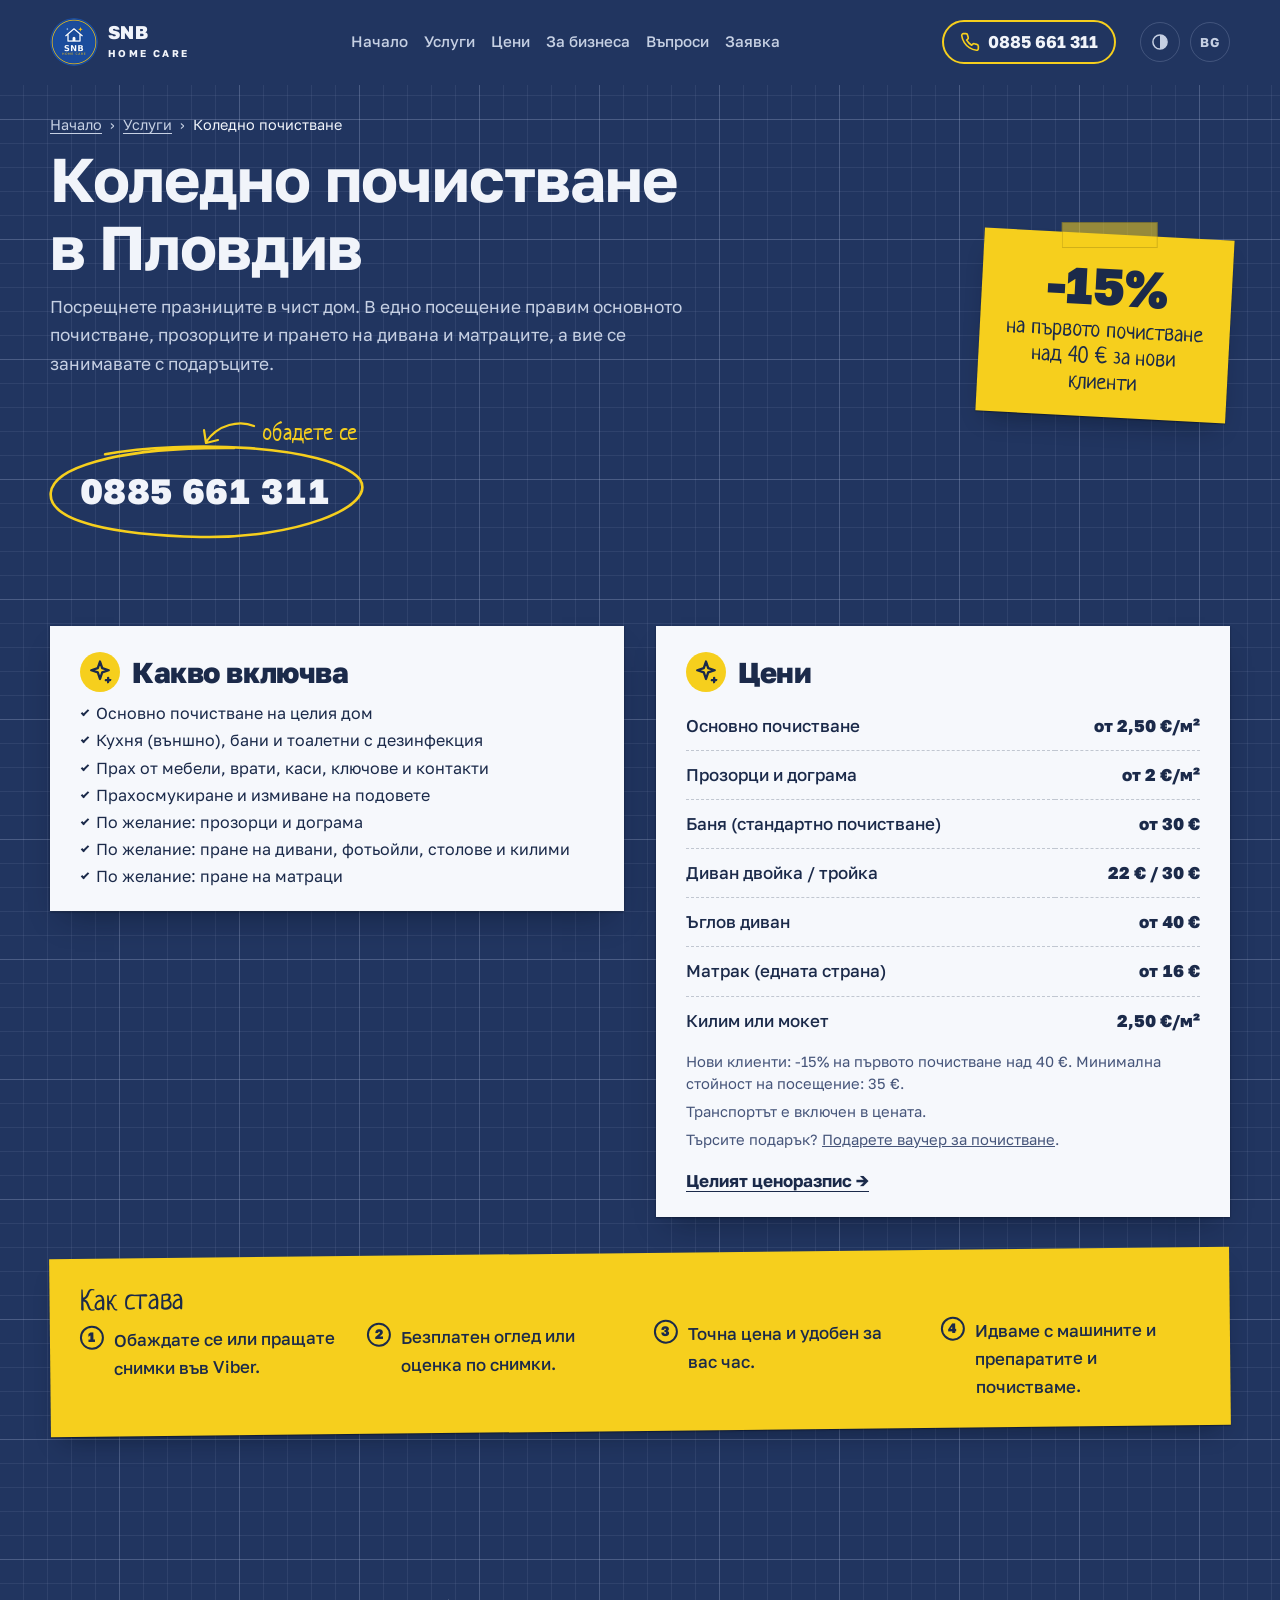
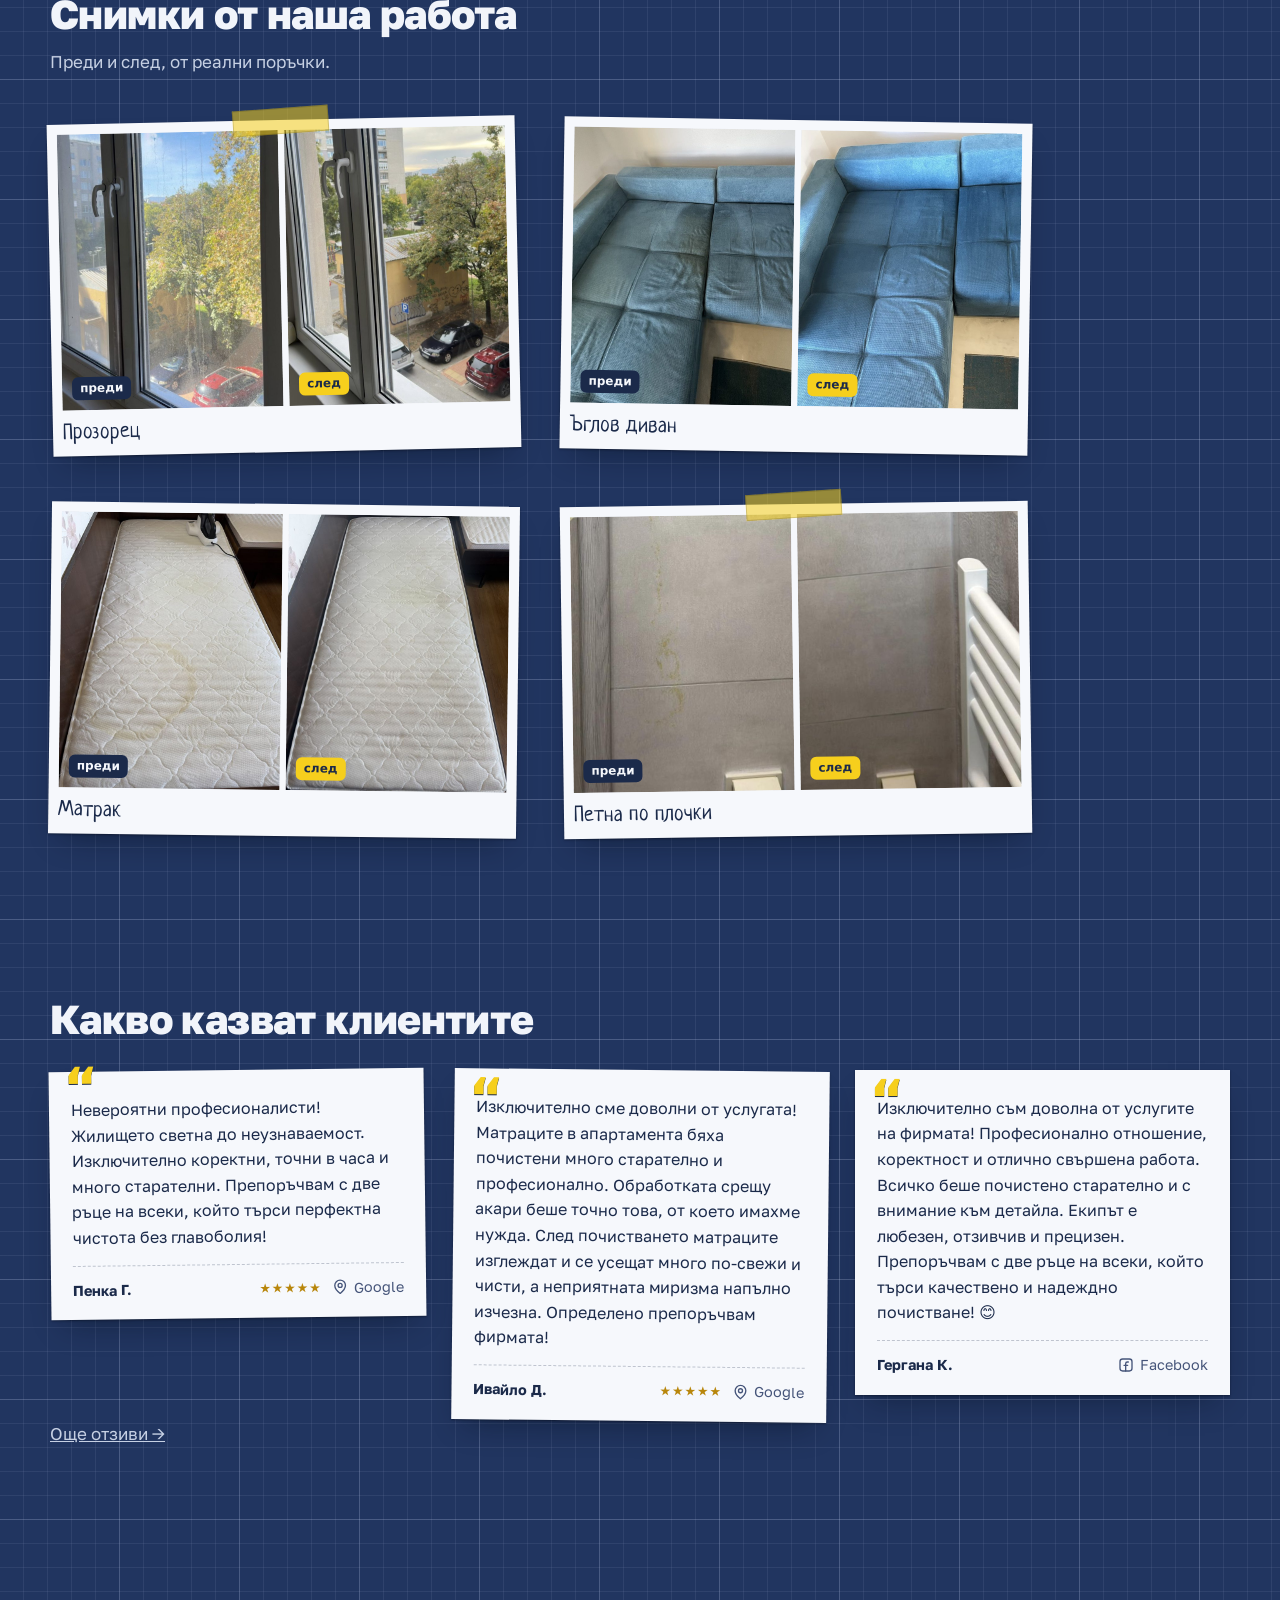
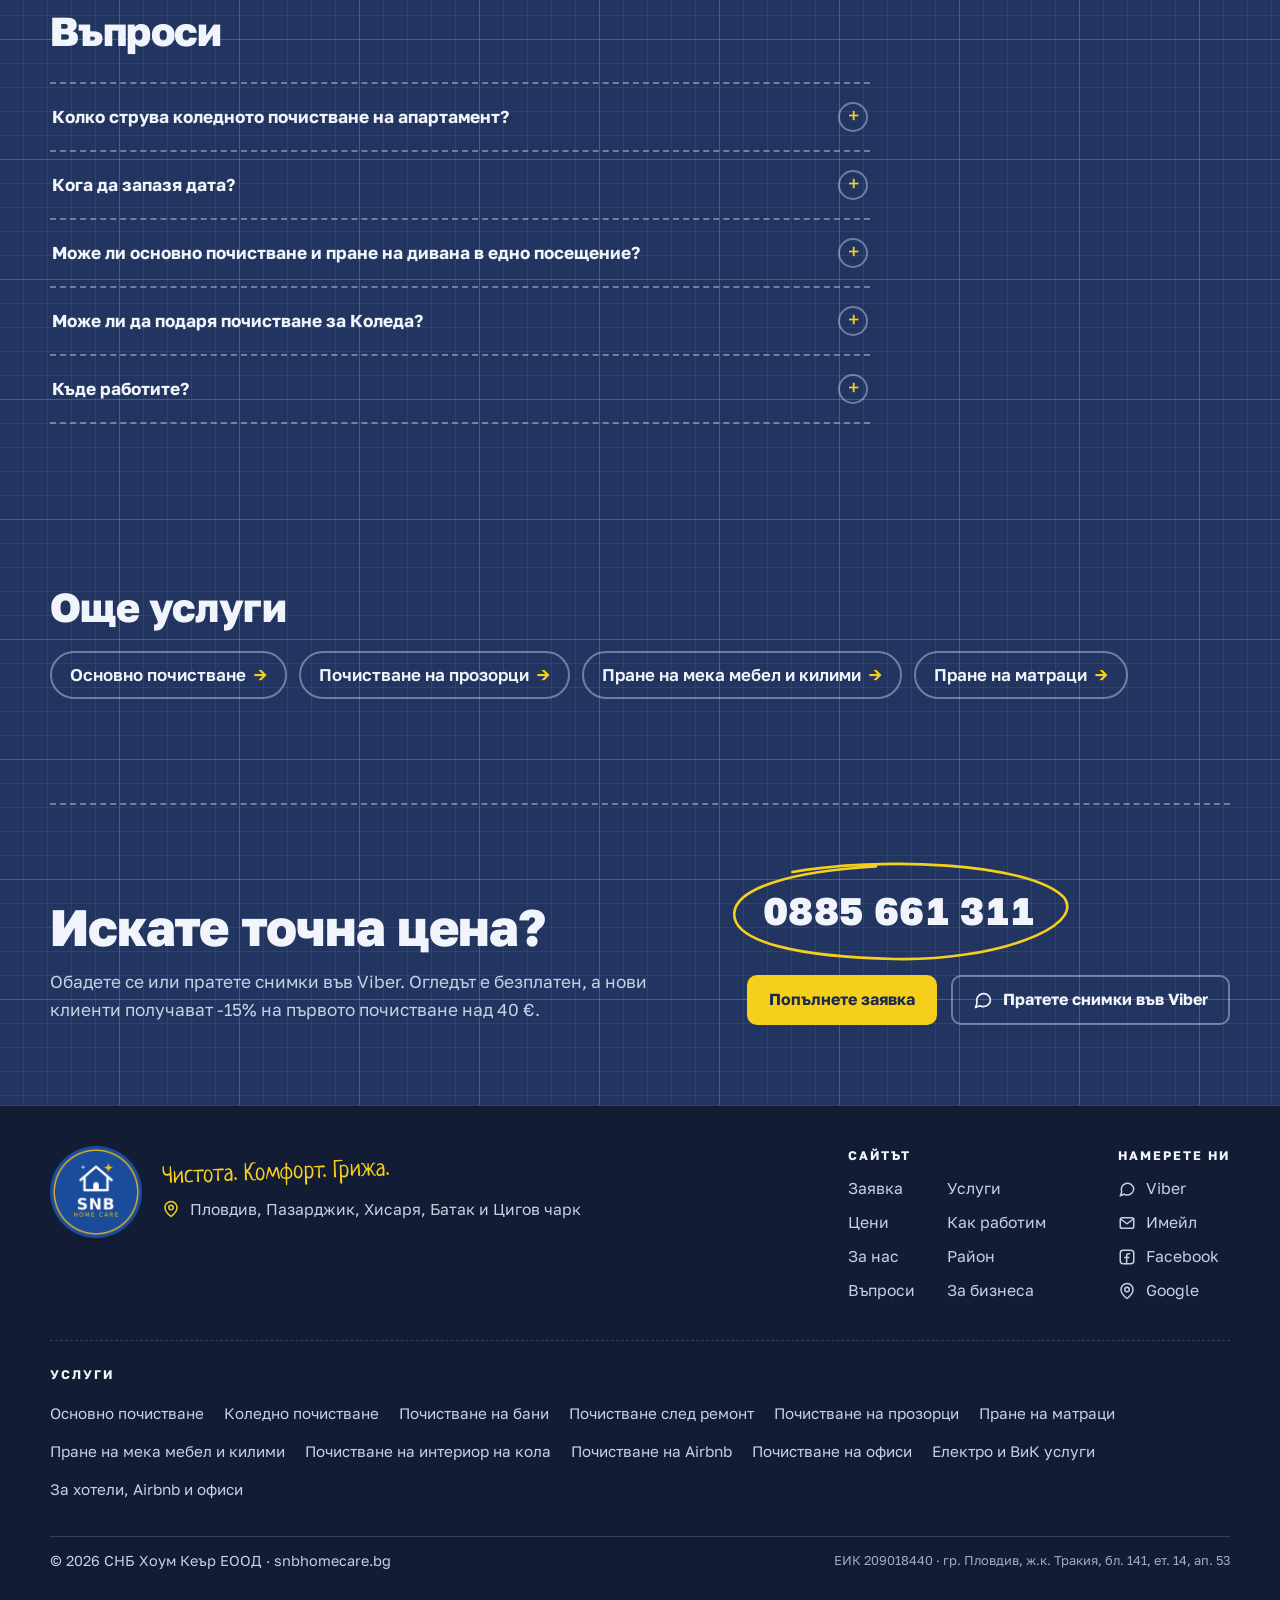
<file: uslugi/koledno-pochistvane/index.html>
<!doctype html>
<html lang="bg" data-lang="bg">
<head>
<meta charset="utf-8">
<meta name="viewport" content="width=device-width, initial-scale=1, viewport-fit=cover">
<title>Коледно почистване в Пловдив, от 2,50 €/м²: SNB Home Care</title>
<meta name="description" content="Коледно почистване на апартаменти и къщи в Пловдив и района: основно почистване от 2,50 €/м², прозорци от 2 €/м², пране на дивани от 22 € и матраци от 16 €. Безплатен оглед, -15% за нови клиенти. Тел.: 0885 661 311.">
<meta property="og:type" content="website">
<meta property="og:site_name" content="SNB Home Care">
<meta property="og:locale" content="bg_BG">
<meta property="og:title" content="Коледно почистване в Пловдив, от 2,50 €/м²: SNB Home Care">
<meta property="og:description" content="Коледно почистване на апартаменти и къщи в Пловдив и района: основно почистване от 2,50 €/м², прозорци от 2 €/м², пране на дивани от 22 € и матраци от 16 €. Безплатен оглед, -15% за нови клиенти. Тел.: 0885 661 311.">
<meta property="og:url" content="https://snbhomecare.bg/uslugi/koledno-pochistvane/">
<meta property="og:image" content="https://snbhomecare.bg/img/og.jpg">
<meta property="og:image:type" content="image/jpeg">
<meta property="og:image:width" content="1200">
<meta property="og:image:height" content="630">
<meta name="twitter:card" content="summary_large_image">
<meta name="twitter:image" content="https://snbhomecare.bg/img/og.jpg">
<meta name="theme-color" content="#121d35">
<link rel="canonical" href="https://snbhomecare.bg/uslugi/koledno-pochistvane/" data-base="https://snbhomecare.bg/uslugi/koledno-pochistvane/">
<link rel="alternate" hreflang="bg" href="https://snbhomecare.bg/uslugi/koledno-pochistvane/">
<link rel="alternate" hreflang="en" href="https://snbhomecare.bg/uslugi/koledno-pochistvane/?lang=en">
<link rel="icon" href="/img/favicon.png" type="image/png">
<link rel="apple-touch-icon" href="/img/apple-touch-icon.png">
<script>try{var t=localStorage.getItem('snb-theme');if(t==='light'||t==='dark')document.documentElement.dataset.theme=t;}catch(e){}</script>
<link rel="preconnect" href="https://fonts.googleapis.com">
<link rel="preconnect" href="https://fonts.gstatic.com" crossorigin>
<link rel="stylesheet" href="https://fonts.googleapis.com/css2?family=Golos+Text:wght@400;500;600;700;800&family=Neucha&display=swap">
<link rel="stylesheet" href="/css/style.css">
<script type="application/ld+json">
{
 "@context": "https://schema.org",
 "@graph": [
  {
   "@type": "Service",
   "@id": "https://snbhomecare.bg/uslugi/koledno-pochistvane/#service",
   "name": "Коледно почистване",
   "serviceType": "Коледно почистване",
   "url": "https://snbhomecare.bg/uslugi/koledno-pochistvane/",
   "description": "Коледно почистване на апартаменти и къщи в Пловдив и района: основно почистване от 2,50 €/м², прозорци от 2 €/м², пране на дивани от 22 € и матраци от 16 €. Безплатен оглед, -15% за нови клиенти. Тел.: 0885 661 311.",
   "provider": {
    "@id": "https://snbhomecare.bg/#business"
   },
   "areaServed": [
    {
     "@type": "City",
     "name": "Пловдив"
    },
    {
     "@type": "City",
     "name": "Пазарджик"
    },
    {
     "@type": "City",
     "name": "Хисаря"
    },
    {
     "@type": "City",
     "name": "Батак"
    },
    {
     "@type": "City",
     "name": "Цигов чарк"
    }
   ],
   "offers": [
    {
     "@type": "Offer",
     "name": "Основно почистване",
     "priceCurrency": "EUR",
     "price": "2.50",
     "description": "от 2,50 €/м²"
    },
    {
     "@type": "Offer",
     "name": "Прозорци и дограма",
     "priceCurrency": "EUR",
     "price": "2",
     "description": "от 2 €/м²"
    },
    {
     "@type": "Offer",
     "name": "Баня (стандартно почистване)",
     "priceCurrency": "EUR",
     "price": "30",
     "description": "от 30 €"
    },
    {
     "@type": "Offer",
     "name": "Диван двойка / тройка",
     "priceCurrency": "EUR",
     "price": "22",
     "description": "22 € / 30 €"
    },
    {
     "@type": "Offer",
     "name": "Ъглов диван",
     "priceCurrency": "EUR",
     "price": "40",
     "description": "от 40 €"
    },
    {
     "@type": "Offer",
     "name": "Матрак (едната страна)",
     "priceCurrency": "EUR",
     "price": "16",
     "description": "от 16 €"
    },
    {
     "@type": "Offer",
     "name": "Килим или мокет",
     "priceCurrency": "EUR",
     "price": "2.50",
     "description": "2,50 €/м²"
    }
   ]
  },
  {
   "@type": "BreadcrumbList",
   "itemListElement": [
    {
     "@type": "ListItem",
     "position": 1,
     "name": "Начало",
     "item": "https://snbhomecare.bg/"
    },
    {
     "@type": "ListItem",
     "position": 2,
     "name": "Услуги",
     "item": "https://snbhomecare.bg/#services"
    },
    {
     "@type": "ListItem",
     "position": 3,
     "name": "Коледно почистване",
     "item": "https://snbhomecare.bg/uslugi/koledno-pochistvane/"
    }
   ]
  },
  {
   "@type": "FAQPage",
   "mainEntity": [
    {
     "@type": "Question",
     "name": "Колко струва коледното почистване на апартамент?",
     "acceptedAnswer": {
      "@type": "Answer",
      "text": "Ориентировъчно: основното почистване на апартамент от 70 м² е около 175 € (2,50 €/м²), а за нов клиент с -15% около 149 €. Прозорците (от 2 €/м²) и прането на мека мебел и матраци се добавят по желание. Точната цена казваме след безплатен оглед или по снимки."
     }
    },
    {
     "@type": "Question",
     "name": "Кога да запазя дата?",
     "acceptedAnswer": {
      "@type": "Answer",
      "text": "Колкото по-рано, толкова по-добре. Декември е най-натовареният месец и свободните дни преди празниците свършват бързо. Обадете се или пишете във Viber и ще уговорим удобен ден."
     }
    },
    {
     "@type": "Question",
     "name": "Може ли основно почистване и пране на дивана в едно посещение?",
     "acceptedAnswer": {
      "@type": "Answer",
      "text": "Да, комбинираме услугите в едно посещение. Изпраната мебел съхне от няколко часа до 1–2 дни при студено и влажно време, затова е добре прането да е няколко дни преди гостите."
     }
    },
    {
     "@type": "Question",
     "name": "Може ли да подаря почистване за Коледа?",
     "acceptedAnswer": {
      "@type": "Answer",
      "text": "Да. Имаме подаръчни ваучери за услуга или сума по ваш избор, валидни 2 месеца. Поръчват се по телефона или във Viber."
     }
    },
    {
     "@type": "Question",
     "name": "Къде работите?",
     "acceptedAnswer": {
      "@type": "Answer",
      "text": "В Пловдив и областта, Пазарджик и областта, Хисаря, Батак и Цигов чарк. Другаде също идваме."
     }
    }
   ]
  }
 ]
}
</script>
</head>
<body class="prices-page svc-page">
<svg width="0" height="0" style="position:absolute" aria-hidden="true">
  <symbol id="i-phone" viewBox="0 0 24 24"><path fill="none" stroke="currentColor" stroke-width="2" stroke-linecap="round" stroke-linejoin="round" d="M22 16.9v3a2 2 0 0 1-2.2 2 19.8 19.8 0 0 1-8.6-3.1 19.5 19.5 0 0 1-6-6A19.8 19.8 0 0 1 2.1 4.2 2 2 0 0 1 4.1 2h3a2 2 0 0 1 2 1.7c.1.9.4 1.8.7 2.7a2 2 0 0 1-.5 2.1L8 9.8a16 16 0 0 0 6 6l1.3-1.3a2 2 0 0 1 2.1-.4c.9.3 1.8.6 2.7.7a2 2 0 0 1 1.7 2Z"/></symbol>
  <symbol id="i-chat" viewBox="0 0 24 24"><path fill="none" stroke="currentColor" stroke-width="2" stroke-linecap="round" stroke-linejoin="round" d="M21 11.5a8.4 8.4 0 0 1-9 8.4 8.6 8.6 0 0 1-3.9-.9L3 21l1.9-5.1A8.4 8.4 0 1 1 21 11.5Z"/></symbol>
  <symbol id="i-pin" viewBox="0 0 24 24"><path fill="none" stroke="currentColor" stroke-width="2" stroke-linecap="round" stroke-linejoin="round" d="M20 10c0 6-8 12-8 12s-8-6-8-12a8 8 0 0 1 16 0Z"/><circle cx="12" cy="10" r="3" fill="none" stroke="currentColor" stroke-width="2"/></symbol>
  <symbol id="i-home" viewBox="0 0 24 24"><path fill="none" stroke="currentColor" stroke-width="2" stroke-linecap="round" stroke-linejoin="round" d="m3 10 9-7 9 7v10a2 2 0 0 1-2 2H5a2 2 0 0 1-2-2Z M9 22V12h6v10"/></symbol>
  <symbol id="i-key" viewBox="0 0 24 24"><circle cx="7.5" cy="15.5" r="4.5" fill="none" stroke="currentColor" stroke-width="2"/><path fill="none" stroke="currentColor" stroke-width="2" stroke-linecap="round" d="m10.7 12.3 9.3-9.3M16 7l3 3M14 9l2 2"/></symbol>
  <symbol id="i-sparkle" viewBox="0 0 24 24"><path fill="none" stroke="currentColor" stroke-width="2" stroke-linejoin="round" d="M12 3l1.9 5.6L19.5 10.5l-5.6 1.9L12 18l-1.9-5.6L4.5 10.5l5.6-1.9Z"/><path fill="none" stroke="currentColor" stroke-width="2" stroke-linecap="round" d="M19 17v4M17 19h4"/></symbol>
  <symbol id="i-sofa" viewBox="0 0 24 24"><path fill="none" stroke="currentColor" stroke-width="2" stroke-linecap="round" stroke-linejoin="round" d="M4 11V8a3 3 0 0 1 3-3h10a3 3 0 0 1 3 3v3M2 13a2 2 0 0 1 4 0v2h12v-2a2 2 0 0 1 4 0v5H2Z M5 18v2M19 18v2"/></symbol>
  <symbol id="i-bed" viewBox="0 0 24 24"><path fill="none" stroke="currentColor" stroke-width="2" stroke-linecap="round" stroke-linejoin="round" d="M2 20V6M2 16h20v4M22 16v-4a3 3 0 0 0-3-3H10v7M6 12.5a1.5 1.5 0 1 0 0-.01"/></symbol>
  <symbol id="i-car" viewBox="0 0 24 24"><path fill="none" stroke="currentColor" stroke-width="2" stroke-linecap="round" stroke-linejoin="round" d="M5 17H3v-5l2-5h14l2 5v5h-2M5 12h14"/><circle cx="7.5" cy="17" r="2" fill="none" stroke="currentColor" stroke-width="2"/><circle cx="16.5" cy="17" r="2" fill="none" stroke="currentColor" stroke-width="2"/></symbol>
  <symbol id="i-window" viewBox="0 0 24 24"><rect x="4" y="3" width="16" height="18" rx="1.5" fill="none" stroke="currentColor" stroke-width="2"/><path fill="none" stroke="currentColor" stroke-width="2" d="M12 3v18M4 12h16"/></symbol>
  <symbol id="i-tool" viewBox="0 0 24 24"><path fill="none" stroke="currentColor" stroke-width="2" stroke-linecap="round" stroke-linejoin="round" d="M14.7 6.3a4 4 0 0 0 5 5L22 14l-8 8-2.3-2.3a4 4 0 0 0-5-5L4 12l8-8Z M13 2l-1.5 4.5M7 13l-5 5 4 4 5-5"/></symbol>
  <symbol id="i-mail" viewBox="0 0 24 24"><rect x="3" y="5" width="18" height="14" rx="2.5" fill="none" stroke="currentColor" stroke-width="2"/><path d="m4 7 8 6 8-6" fill="none" stroke="currentColor" stroke-width="2" stroke-linecap="round" stroke-linejoin="round"/></symbol>
  <symbol id="i-fb" viewBox="0 0 24 24"><rect x="3" y="3" width="18" height="18" rx="4" fill="none" stroke="currentColor" stroke-width="2"/><path fill="none" stroke="currentColor" stroke-width="2" stroke-linecap="round" stroke-linejoin="round" d="M15.5 7.5H14a2.5 2.5 0 0 0-2.5 2.5v11M9 12.5h5.5"/></symbol>
</svg>

  <header class="top gutter">
    <div class="wrap">
      <a class="logo" href="/" data-bg-aria-label="SNB Home Care, начална страница" data-en-aria-label="SNB Home Care, home page">
        <img src="/img/logo-96.png" width="48" height="48" alt="">
        <span><b>SNB</b><small>HOME CARE</small></span>
      </a>
      <nav id="nav" data-bg-aria-label="Навигация" data-en-aria-label="Navigation">
        <a href="/"><span lang="bg">Начало</span><span lang="en">Home</span></a>
        <a href="/#services"><span lang="bg">Услуги</span><span lang="en">Services</span></a>
        <a href="/ceni/"><span lang="bg">Цени</span><span lang="en">Prices</span></a>
        <a href="/za-biznesa/"><span lang="bg">За бизнеса</span><span lang="en">For businesses</span></a>
        <a href="/#faq"><span lang="bg">Въпроси</span><span lang="en">FAQ</span></a>
        <a href="/#order"><span lang="bg">Заявка</span><span lang="en">Request</span></a>
      </nav>
      <div class="top-right">
        <a class="tel" href="tel:+359885661311">
          <svg aria-hidden="true"><use href="#i-phone"/></svg>
          <span lang="bg">0885 661 311</span><span lang="en">+359 885 661 311</span>
        </a>
        <button type="button" class="round theme" id="theme" data-mode="system">
          <svg class="t-system" viewBox="0 0 24 24" aria-hidden="true"><circle cx="12" cy="12" r="8.5" fill="none" stroke="currentColor" stroke-width="1.8"/><path d="M12 3.5a8.5 8.5 0 0 1 0 17z" fill="currentColor"/></svg>
          <svg class="t-light" viewBox="0 0 24 24" aria-hidden="true"><circle cx="12" cy="12" r="4.2" fill="none" stroke="currentColor" stroke-width="1.8"/><path d="M12 2.5v2.6M12 18.9v2.6M2.5 12h2.6M18.9 12h2.6M5.3 5.3l1.8 1.8M16.9 16.9l1.8 1.8M5.3 18.7l1.8-1.8M16.9 7.1l1.8-1.8" stroke="currentColor" stroke-width="1.8" stroke-linecap="round"/></svg>
          <svg class="t-dark" viewBox="0 0 24 24" aria-hidden="true"><path d="M20 14.6A8.5 8.5 0 1 1 9.4 4a6.8 6.8 0 0 0 10.6 10.6z" fill="none" stroke="currentColor" stroke-width="1.8" stroke-linejoin="round"/></svg>
        </button>
        <button type="button" class="round lang-btn" id="lang" data-lang-set="en" aria-label="English" title="English">BG</button>
        <button type="button" class="round menu-btn" id="menu" aria-expanded="false" aria-controls="nav" aria-label="Меню" data-bg-aria-label="Меню" data-en-aria-label="Menu">
          <svg class="m-open" viewBox="0 0 24 24" aria-hidden="true"><path d="M4 7h16M4 12h16M4 17h16" fill="none" stroke="currentColor" stroke-width="2" stroke-linecap="round"/></svg>
          <svg class="m-close" viewBox="0 0 24 24" aria-hidden="true"><path d="M6 6l12 12M18 6 6 18" fill="none" stroke="currentColor" stroke-width="2" stroke-linecap="round"/></svg>
        </button>
      </div>
    </div>
  </header>

  <main>
    <section class="pr-hero gutter">
      <div class="wrap">
        <div>
          <nav class="crumbs" data-bg-aria-label="Къде сте" data-en-aria-label="You are here"><a href="/"><span lang="bg">Начало</span><span lang="en">Home</span></a><span aria-hidden="true">›</span><a href="/#services"><span lang="bg">Услуги</span><span lang="en">Services</span></a><span aria-hidden="true">›</span><span aria-current="page"><span lang="bg">Коледно почистване</span><span lang="en">Christmas cleaning</span></span></nav>
          <h1><span lang="bg">Коледно почистване в Пловдив</span><span lang="en">Christmas cleaning in Plovdiv</span></h1>
          <p class="lede"><span lang="bg">Посрещнете празниците в чист дом. В едно посещение правим основното почистване, прозорците и прането на дивана и матраците, а вие се занимавате с подаръците.</span><span lang="en">Welcome the holidays in a clean home. In one visit we do the deep clean, the windows and the sofa and mattresses, while you sort out the presents.</span></p>
          <div class="phone-row">
            <a class="circled" href="tel:+359885661311">
              <span lang="bg">0885 661 311</span><span lang="en">+359 885 661 311</span>
              <svg class="ring" viewBox="0 0 300 100" preserveAspectRatio="none" aria-hidden="true"><path pathLength="1" d="M58 14 C 130 0, 262 4, 292 38 C 310 66, 230 97, 146 95 C 66 93, 6 80, 8 52 C 10 26, 70 10, 150 8 C 190 7, 214 9, 236 13" fill="none" stroke="currentColor" stroke-width="2.6" stroke-linecap="round" vector-effect="non-scaling-stroke"/></svg>
            </a>
            <span class="hand aside-note" aria-hidden="true">
              <svg viewBox="0 0 56 34"><path d="M54 8 C 40 2, 18 6, 6 24 M4 12 L6 25 L18 22" fill="none" stroke="currentColor" stroke-width="2.2" stroke-linecap="round" stroke-linejoin="round"/></svg>
              <span lang="bg">обадете се</span><span lang="en">call us</span>
            </span>
          </div>
        </div>
        <p class="sticky tape pr-offer"><b>-15%</b><span lang="bg">на първото почистване над 40 € за нови клиенти</span><span lang="en">off your first cleaning over €40 as a new customer</span></p>
      </div>
    </section>

    <div class="sec gutter pr-sec">
      <div class="wrap pr-grid">
        <section class="pr-card">
          <h2><svg aria-hidden="true"><use href="#i-sparkle"/></svg><span lang="bg">Какво включва</span><span lang="en">What's included</span></h2>
          <ul class="pr-inc sv-inc"><li><span lang="bg">Основно почистване на целия дом</span><span lang="en">A deep clean of the whole home</span></li><li><span lang="bg">Кухня (външно), бани и тоалетни с дезинфекция</span><span lang="en">Kitchen (outer surfaces), bathrooms and toilets, disinfected</span></li><li><span lang="bg">Прах от мебели, врати, каси, ключове и контакти</span><span lang="en">Dusting furniture, doors, frames, switches and sockets</span></li><li><span lang="bg">Прахосмукиране и измиване на подовете</span><span lang="en">Vacuuming and washing the floors</span></li><li><span lang="bg">По желание: прозорци и дограма</span><span lang="en">If you want: windows and frames</span></li><li><span lang="bg">По желание: пране на дивани, фотьойли, столове и килими</span><span lang="en">If you want: washing sofas, armchairs, chairs and rugs</span></li><li><span lang="bg">По желание: пране на матраци</span><span lang="en">If you want: washing mattresses</span></li></ul>
        </section>
        <section class="pr-card">
          <h2><svg aria-hidden="true"><use href="#i-sparkle"/></svg><span lang="bg">Цени</span><span lang="en">Prices</span></h2>
          <table class="pr-table">
            <tbody>
            <tr><th scope="row"><span lang="bg">Основно почистване</span><span lang="en">Deep cleaning</span></th><td><span lang="bg">от 2,50 €/м²</span><span lang="en">from €2.50/m²</span></td></tr>
            <tr><th scope="row"><span lang="bg">Прозорци и дограма</span><span lang="en">Windows and frames</span></th><td><span lang="bg">от 2 €/м²</span><span lang="en">from €2/m²</span></td></tr>
            <tr><th scope="row"><span lang="bg">Баня (стандартно почистване)</span><span lang="en">Bathroom (standard clean)</span></th><td><span lang="bg">от 30 €</span><span lang="en">from €30</span></td></tr>
            <tr><th scope="row"><span lang="bg">Диван двойка / тройка</span><span lang="en">Sofa, 2-seater / 3-seater</span></th><td><span lang="bg">22 € / 30 €</span><span lang="en">€22 / €30</span></td></tr>
            <tr><th scope="row"><span lang="bg">Ъглов диван</span><span lang="en">Corner sofa</span></th><td><span lang="bg">от 40 €</span><span lang="en">from €40</span></td></tr>
            <tr><th scope="row"><span lang="bg">Матрак (едната страна)</span><span lang="en">Mattress (one side)</span></th><td><span lang="bg">от 16 €</span><span lang="en">from €16</span></td></tr>
            <tr><th scope="row"><span lang="bg">Килим или мокет</span><span lang="en">Rug or carpet</span></th><td><span lang="bg">2,50 €/м²</span><span lang="en">€2.50/m²</span></td></tr>
            </tbody>
          </table>
          <p class="pr-note"><span lang="bg">Нови клиенти: -15% на първото почистване над 40 €. Минимална стойност на посещение: 35 €.</span><span lang="en">New customers: 15% off the first cleaning over €40. Minimum per visit: €35.</span></p>
          <p class="pr-note"><span lang="bg">Транспортът е включен в цената.</span><span lang="en">Transport is included in the price.</span></p>
          <p class="pr-note"><span lang="bg">Търсите подарък? <a href="/vaucher/">Подарете ваучер за почистване</a>.</span><span lang="en">Looking for a present? <a href="/vaucher/">Give a cleaning voucher</a>.</span></p>
          <a class="price-link sv-all" href="/ceni/"><span lang="bg">Целият ценоразпис →</span><span lang="en">The full price list →</span></a>
        </section>
        <section class="sticky pr-terms sv-steps">
          <h2 class="t"><span lang="bg">Как става</span><span lang="en">How it works</span></h2>
          <ol><li><span lang="bg">Обаждате се или пращате снимки във Viber.</span><span lang="en">Call us or send photos on Viber.</span></li><li><span lang="bg">Безплатен оглед или оценка по снимки.</span><span lang="en">A free visit, or a price from the photos.</span></li><li><span lang="bg">Точна цена и удобен за вас час.</span><span lang="en">An exact price and a time that suits you.</span></li><li><span lang="bg">Идваме с машините и препаратите и почистваме.</span><span lang="en">We bring the machines and products and do the job.</span></li></ol>
        </section>
      </div>
    </div>

    <section class="sec gutter sv-photos">
      <div class="wrap">
        <h2><span lang="bg">Снимки от наша работа</span><span lang="en">Photos of our work</span></h2>
        <p class="ba-lede"><span lang="bg">Преди и след, от реални поръчки.</span><span lang="en">Before and after, from real jobs.</span></p>
        <div class="ba-grid all">
          <figure class="print ba-card tape">
            <div class="ba-row">
              <div class="ph"><img class="ph-img" src="/img/window-before.jpg" loading="lazy" alt="Преди: мръсен прозорец" data-bg-alt="Преди: мръсен прозорец" data-en-alt="Before: a dirty window"><span lang="bg">преди</span><span lang="en">before</span></div>
              <div class="ph"><img class="ph-img" src="/img/window-after.jpg" loading="lazy" alt="След почистване" data-bg-alt="След" data-en-alt="After"><span lang="bg">след</span><span lang="en">after</span></div>
            </div>
            <figcaption><span lang="bg">Прозорец</span><span lang="en">Window</span></figcaption>
          </figure>
          <figure class="print ba-card">
            <div class="ba-row">
              <div class="ph"><img class="ph-img" src="/img/corner-sofa-before.jpg" loading="lazy" alt="Преди: мръсен ъглов диван" data-bg-alt="Преди: мръсен ъглов диван" data-en-alt="Before: a dirty corner sofa"><span lang="bg">преди</span><span lang="en">before</span></div>
              <div class="ph"><img class="ph-img" src="/img/corner-sofa-after.jpg" loading="lazy" alt="След почистване" data-bg-alt="След" data-en-alt="After"><span lang="bg">след</span><span lang="en">after</span></div>
            </div>
            <figcaption><span lang="bg">Ъглов диван</span><span lang="en">Corner sofa</span></figcaption>
          </figure>
          <figure class="print ba-card">
            <div class="ba-row">
              <div class="ph"><img class="ph-img" src="/img/mattress-before.jpg" loading="lazy" alt="Преди: петна по матрак" data-bg-alt="Преди: петна по матрак" data-en-alt="Before: stains on a mattress"><span lang="bg">преди</span><span lang="en">before</span></div>
              <div class="ph"><img class="ph-img" src="/img/mattress-after.jpg" loading="lazy" alt="След почистване" data-bg-alt="След" data-en-alt="After"><span lang="bg">след</span><span lang="en">after</span></div>
            </div>
            <figcaption><span lang="bg">Матрак</span><span lang="en">Mattress</span></figcaption>
          </figure>
          <figure class="print ba-card tape">
            <div class="ba-row">
              <div class="ph"><img class="ph-img" src="/img/tile-stain-before.jpg" loading="lazy" alt="Преди: петна по плочки" data-bg-alt="Преди: петна по плочки" data-en-alt="Before: stains on tiles"><span lang="bg">преди</span><span lang="en">before</span></div>
              <div class="ph"><img class="ph-img" src="/img/tile-stain-after.jpg" loading="lazy" alt="След почистване" data-bg-alt="След" data-en-alt="After"><span lang="bg">след</span><span lang="en">after</span></div>
            </div>
            <figcaption><span lang="bg">Петна по плочки</span><span lang="en">Tile stains</span></figcaption>
          </figure>
        </div>
      </div>
    </section>

    <section class="sec gutter sv-reviews">
      <div class="wrap">
        <h2><span lang="bg">Какво казват клиентите</span><span lang="en">What customers say</span></h2>
        <div class="rv-wall">
          <figure class="rv"><blockquote><p><span lang="bg">Невероятни професионалисти! Жилището светна до неузнаваемост. Изключително коректни, точни в часа и много старателни. Препоръчвам с две ръце на всеки, който търси перфектна чистота без главоболия!</span><span lang="en">Incredible professionals! The home is unrecognisably clean. Very honest, on time and extremely thorough. I wholeheartedly recommend them to anyone who wants perfect cleanliness without the hassle!</span></p></blockquote><figcaption><b><span lang="bg">Пенка Г.</span><span lang="en">Penka G.</span></b><span class="rv-src"><span class="stars" aria-hidden="true">★★★★★</span><svg aria-hidden="true"><use href="#i-pin"/></svg>Google</span></figcaption></figure>
          <figure class="rv"><blockquote><p><span lang="bg">Изключително сме доволни от услугата! Матраците в апартамента бяха почистени много старателно и професионално. Обработката срещу акари беше точно това, от което имахме нужда. След почистването матраците изглеждат и се усещат много по-свежи и чисти, а неприятната миризма напълно изчезна. Определено препоръчвам фирмата!</span><span lang="en">We are extremely happy with the service! The mattresses in the flat were cleaned very carefully and professionally. The anti-dust-mite treatment was exactly what we needed. The mattresses now look and feel much fresher and cleaner, and the unpleasant smell is completely gone. I definitely recommend them!</span></p></blockquote><figcaption><b><span lang="bg">Ивайло Д.</span><span lang="en">Ivaylo D.</span></b><span class="rv-src"><span class="stars" aria-hidden="true">★★★★★</span><svg aria-hidden="true"><use href="#i-pin"/></svg>Google</span></figcaption></figure>
          <figure class="rv"><blockquote><p><span lang="bg">Изключително съм доволна от услугите на фирмата! Професионално отношение, коректност и отлично свършена работа. Всичко беше почистено старателно и с внимание към детайла. Екипът е любезен, отзивчив и прецизен. Препоръчвам с две ръце на всеки, който търси качествено и надеждно почистване! 😊</span><span lang="en">I'm extremely happy with the company's services! A professional attitude, honesty and excellent work. Everything was cleaned carefully, with attention to detail. The team is kind, responsive and precise. I wholeheartedly recommend them to anyone looking for quality, reliable cleaning! 😊</span></p></blockquote><figcaption><b><span lang="bg">Гергана К.</span><span lang="en">Gergana K.</span></b><span class="rv-src"><svg aria-hidden="true"><use href="#i-fb"/></svg>Facebook</span></figcaption></figure>
        </div>
        <p class="sv-more-rv"><a href="/#reviews"><span lang="bg">Още отзиви →</span><span lang="en">More reviews →</span></a></p>
      </div>
    </section>

    <section class="sec gutter faq-sec" id="faq" aria-labelledby="faq-h">
      <div class="wrap">
        <h2 id="faq-h"><span lang="bg">Въпроси</span><span lang="en">Questions</span></h2>
        <div class="faq">
          <details class="faq-q"><summary><span lang="bg">Колко струва коледното почистване на апартамент?</span><span lang="en">How much does a Christmas clean of a flat cost?</span></summary><div class="faq-a"><p lang="bg">Ориентировъчно: основното почистване на апартамент от 70 м² е около 175 € (2,50 €/м²), а за нов клиент с -15% около 149 €. Прозорците (от 2 €/м²) и прането на мека мебел и матраци се добавят по желание. Точната цена казваме след безплатен оглед или по снимки.</p><p lang="en">As a guide: a deep clean of a 70 m² flat is about €175 (€2.50/m²), or about €149 for a new customer with 15% off. Windows (from €2/m²) and upholstery and mattress washing can be added. We confirm the exact price after a free visit or from photos.</p></div></details>
          <details class="faq-q"><summary><span lang="bg">Кога да запазя дата?</span><span lang="en">When should I book?</span></summary><div class="faq-a"><p lang="bg">Колкото по-рано, толкова по-добре. Декември е най-натовареният месец и свободните дни преди празниците свършват бързо. Обадете се или пишете във Viber и ще уговорим удобен ден.</p><p lang="en">The earlier the better. December is the busiest month and the free days before the holidays go fast. Call or message us on Viber and we will agree a day that suits you.</p></div></details>
          <details class="faq-q"><summary><span lang="bg">Може ли основно почистване и пране на дивана в едно посещение?</span><span lang="en">Can you do the deep clean and wash the sofa in one visit?</span></summary><div class="faq-a"><p lang="bg">Да, комбинираме услугите в едно посещение. Изпраната мебел съхне от няколко часа до 1–2 дни при студено и влажно време, затова е добре прането да е няколко дни преди гостите.</p><p lang="en">Yes, we combine the services in one visit. Washed upholstery dries in a few hours, or 1–2 days in cold, damp weather, so it is best to wash it a few days before your guests arrive.</p></div></details>
          <details class="faq-q"><summary><span lang="bg">Може ли да подаря почистване за Коледа?</span><span lang="en">Can I give a cleaning as a Christmas present?</span></summary><div class="faq-a"><p lang="bg">Да. Имаме <a href="/vaucher/">подаръчни ваучери</a> за услуга или сума по ваш избор, валидни 2 месеца. Поръчват се по телефона или във Viber.</p><p lang="en">Yes. We have <a href="/vaucher/">gift vouchers</a> for a service or an amount of your choice, valid for 2 months. Order them by phone or on Viber.</p></div></details>
          <details class="faq-q"><summary><span lang="bg">Къде работите?</span><span lang="en">Where do you work?</span></summary><div class="faq-a"><p lang="bg">В Пловдив и областта, Пазарджик и областта, Хисаря, Батак и Цигов чарк. Другаде също идваме.</p><p lang="en">In Plovdiv and its region, Pazardzhik and its region, Hisarya, Batak and Tsigov Chark. We go elsewhere too.</p></div></details>
        </div>
      </div>
    </section>

    <section class="sec gutter sv-related" aria-labelledby="rel-h">
      <div class="wrap">
        <h2 id="rel-h"><span lang="bg">Още услуги</span><span lang="en">More services</span></h2>
        <div class="chips"><a class="chip" href="/uslugi/osnovno-pochistvane/"><span lang="bg">Основно почистване</span><span lang="en">Deep cleaning</span></a><a class="chip" href="/uslugi/prozorci/"><span lang="bg">Почистване на прозорци</span><span lang="en">Window cleaning</span></a><a class="chip" href="/uslugi/prane-na-mebel/"><span lang="bg">Пране на мека мебел и килими</span><span lang="en">Upholstery and rug cleaning</span></a><a class="chip" href="/uslugi/prane-na-matraci/"><span lang="bg">Пране на матраци</span><span lang="en">Mattress cleaning</span></a></div>
      </div>
    </section>

    <section class="sec gutter" id="contact">
      <div class="wrap">
        <div class="call-page">
          <div>
            <h2><span lang="bg">Искате точна цена?</span><span lang="en">Want an exact price?</span></h2>
            <p class="lede"><span lang="bg">Обадете се или пратете снимки във Viber. Огледът е безплатен, а нови клиенти получават -15% на първото почистване над 40 €.</span><span lang="en">Call us or send photos on Viber. The visit is free, and new customers get 15% off their first cleaning over €40.</span></p>
          </div>
          <div class="call-side">
            <a class="circled" href="tel:+359885661311">
              <span lang="bg">0885 661 311</span><span lang="en">+359 885 661 311</span>
              <svg class="ring" viewBox="0 0 300 100" preserveAspectRatio="none" aria-hidden="true"><path pathLength="1" d="M58 14 C 130 0, 262 4, 292 38 C 310 66, 230 97, 146 95 C 66 93, 6 80, 8 52 C 10 26, 70 10, 150 8 C 190 7, 214 9, 236 13" fill="none" stroke="currentColor" stroke-width="2.6" stroke-linecap="round" vector-effect="non-scaling-stroke"/></svg>
            </a>
            <div class="actions">
              <a class="btn btn-fill" href="/?svc=deep,windows,sofa#order"><span lang="bg">Попълнете заявка</span><span lang="en">Fill in a request</span></a>
              <a class="btn btn-line" href="viber://chat?number=%2B359885661311"><svg aria-hidden="true"><use href="#i-chat"/></svg><span lang="bg">Пратете снимки във Viber</span><span lang="en">Send photos on Viber</span></a>
            </div>
          </div>
        </div>
      </div>
    </section>
  </main>

  <footer class="foot gutter">
    <div class="wrap">
      <div class="foot-top">
        <div class="foot-brand">
          <a class="foot-logo" href="/" data-bg-aria-label="SNB Home Care, към началото" data-en-aria-label="SNB Home Care, back to top">
            <img src="/img/logo.png" width="384" height="384" alt="SNB Home Care">
          </a>
          <p class="hand foot-slogan"><span lang="bg">Чистота. Комфорт. Грижа.</span><span lang="en">Clean. Comfort. Care.</span></p>
          <p class="foot-area">
            <svg aria-hidden="true"><use href="#i-pin"/></svg>
            <span><span lang="bg">Пловдив, Пазарджик, Хисаря, Батак и Цигов чарк</span><span lang="en">Plovdiv, Pazardzhik, Hisarya, Batak and Tsigov Chark</span></span>
          </p>
        </div>
        <nav class="foot-col" data-bg-aria-label="Навигация в долната част" data-en-aria-label="Footer navigation">
          <h3><span lang="bg">Сайтът</span><span lang="en">The site</span></h3>
          <a href="/#order"><span lang="bg">Заявка</span><span lang="en">Request</span></a>
          <a href="/#services"><span lang="bg">Услуги</span><span lang="en">Services</span></a>
          <a href="/ceni/"><span lang="bg">Цени</span><span lang="en">Prices</span></a>
          <a href="/#steps"><span lang="bg">Как работим</span><span lang="en">How it works</span></a>
          <a href="/#about"><span lang="bg">За нас</span><span lang="en">About us</span></a>
          <a href="/#area"><span lang="bg">Район</span><span lang="en">Area</span></a>
          <a href="/#faq"><span lang="bg">Въпроси</span><span lang="en">FAQ</span></a>
          <a href="/za-biznesa/"><span lang="bg">За бизнеса</span><span lang="en">For businesses</span></a>
        </nav>
        <div class="foot-col">
          <h3><span lang="bg">Намерете ни</span><span lang="en">Find us</span></h3>
          <a href="viber://chat?number=%2B359885661311"><svg aria-hidden="true"><use href="#i-chat"/></svg>Viber</a>
          <a href="mailto:snbhomecare@gmail.com"><svg aria-hidden="true"><use href="#i-mail"/></svg><span lang="bg">Имейл</span><span lang="en">Email</span></a>
          <a href="https://www.facebook.com/SNBHomeCare" target="_blank" rel="noopener"><svg aria-hidden="true"><use href="#i-fb"/></svg>Facebook</a>
          <a href="https://share.google/vhJVnm5u2xnnQxjWb" target="_blank" rel="noopener"><svg aria-hidden="true"><use href="#i-pin"/></svg>Google</a>
        </div>
        <!-- FOOTSVC:start -->
<nav class="foot-svc" data-bg-aria-label="Услуги" data-en-aria-label="Services"><h3><span lang="bg">Услуги</span><span lang="en">Services</span></h3><div><a href="/uslugi/osnovno-pochistvane/"><span lang="bg">Основно почистване</span><span lang="en">Deep cleaning</span></a><a href="/uslugi/koledno-pochistvane/"><span lang="bg">Коледно почистване</span><span lang="en">Christmas cleaning</span></a><a href="/uslugi/pochistvane-na-bani/"><span lang="bg">Почистване на бани</span><span lang="en">Bathroom cleaning</span></a><a href="/uslugi/pochistvane-sled-remont/"><span lang="bg">Почистване след ремонт</span><span lang="en">After-renovation cleaning</span></a><a href="/uslugi/prozorci/"><span lang="bg">Почистване на прозорци</span><span lang="en">Window cleaning</span></a><a href="/uslugi/prane-na-matraci/"><span lang="bg">Пране на матраци</span><span lang="en">Mattress cleaning</span></a><a href="/uslugi/prane-na-mebel/"><span lang="bg">Пране на мека мебел и килими</span><span lang="en">Upholstery and rug cleaning</span></a><a href="/uslugi/avtomobili/"><span lang="bg">Почистване на интериор на кола</span><span lang="en">Car interior cleaning</span></a><a href="/uslugi/airbnb/"><span lang="bg">Почистване на Airbnb</span><span lang="en">Airbnb cleaning</span></a><a href="/uslugi/pochistvane-na-ofisi/"><span lang="bg">Почистване на офиси</span><span lang="en">Office cleaning</span></a><a href="/uslugi/elektro-vik/"><span lang="bg">Електро и ВиК услуги</span><span lang="en">Electrical and plumbing</span></a><a href="/za-biznesa/"><span lang="bg">За хотели, Airbnb и офиси</span><span lang="en">For hotels, Airbnb and offices</span></a></div></nav>
<!-- FOOTSVC:end -->
      </div>
      <div class="foot-base">
        <span>© 2026 <span lang="bg">СНБ Хоум Кеър ЕООД</span><span lang="en">SNB Home Care EOOD</span> · snbhomecare.bg</span>
        <span class="foot-legal"><span lang="bg">ЕИК 209018440 · гр. Пловдив, ж.к. Тракия, бл. 141, ет. 14, ап. 53</span><span lang="en">UIC 209018440 · Trakia, bl. 141, fl. 14, apt. 53, Plovdiv, Bulgaria</span></span>
      </div>
    </div>
  </footer>

  <button type="button" class="to-top" aria-label="Обратно най-горе" data-bg-aria-label="Обратно най-горе" data-en-aria-label="Back to the top">
    <svg class="tt-ring" viewBox="0 0 56 56" aria-hidden="true"><circle cx="28" cy="28" r="25" pathLength="1"/><circle class="tt-fill" cx="28" cy="28" r="25" pathLength="1"/></svg>
    <svg class="tt-arrow" viewBox="0 0 24 24" aria-hidden="true"><path d="M12 19V5M5.5 11.5 12 5l6.5 6.5"/></svg>
    <span class="tt-note" aria-hidden="true"><span lang="bg">нагоре?</span><span lang="en">back up?</span></span>
  </button>

  <div class="mbar">
    <a class="m-tel" href="tel:+359885661311"><svg aria-hidden="true"><use href="#i-phone"/></svg><span lang="bg">Обади се</span><span lang="en">Call us</span></a>
    <a class="m-viber" href="viber://chat?number=%2B359885661311"><svg aria-hidden="true"><use href="#i-chat"/></svg>Viber</a>
    <a class="m-req" href="/#order"><span lang="bg">Заявка</span><span lang="en">Request</span></a>
  </div>

<script src="/js/main.js"></script>
<script defer src="https://static.cloudflareinsights.com/beacon.min.js" data-cf-beacon='{"token":"fed9561a117d4ad885695dc93797b30b"}'></script></body>
</html>
</file>
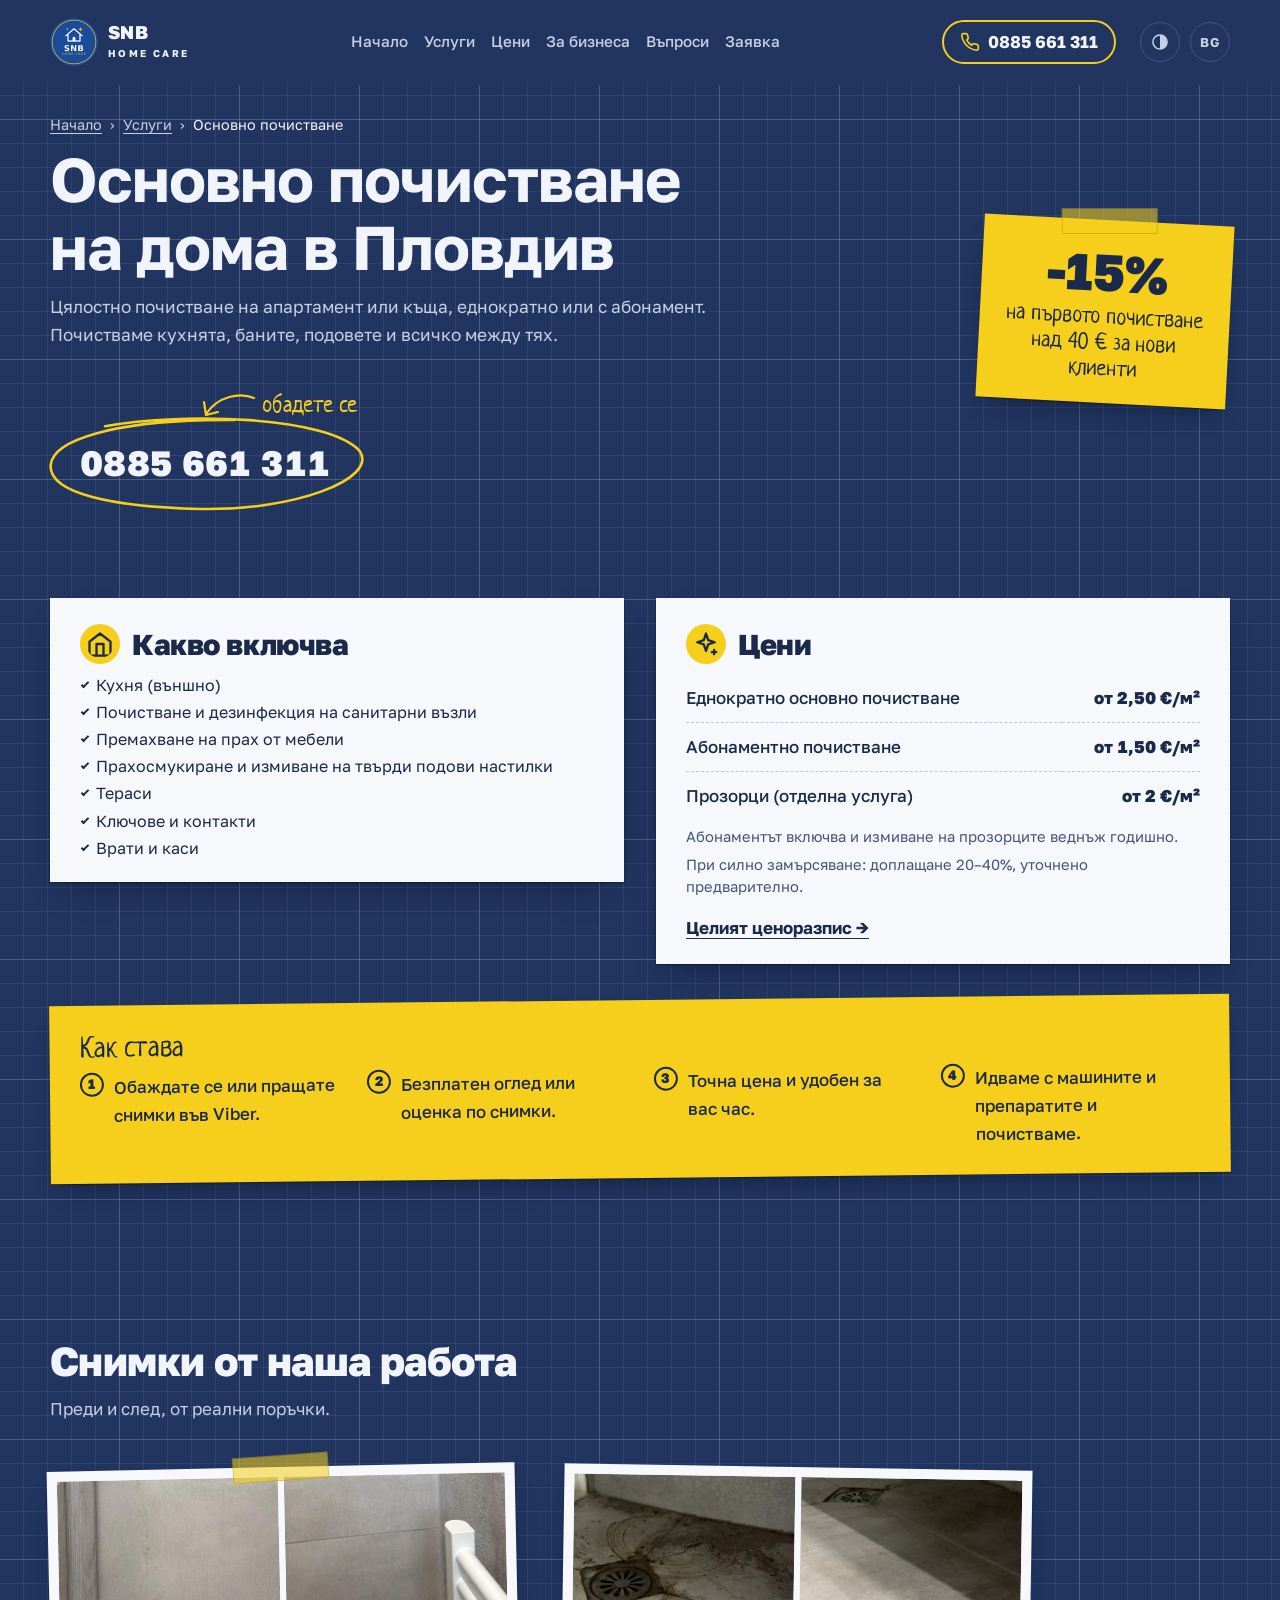
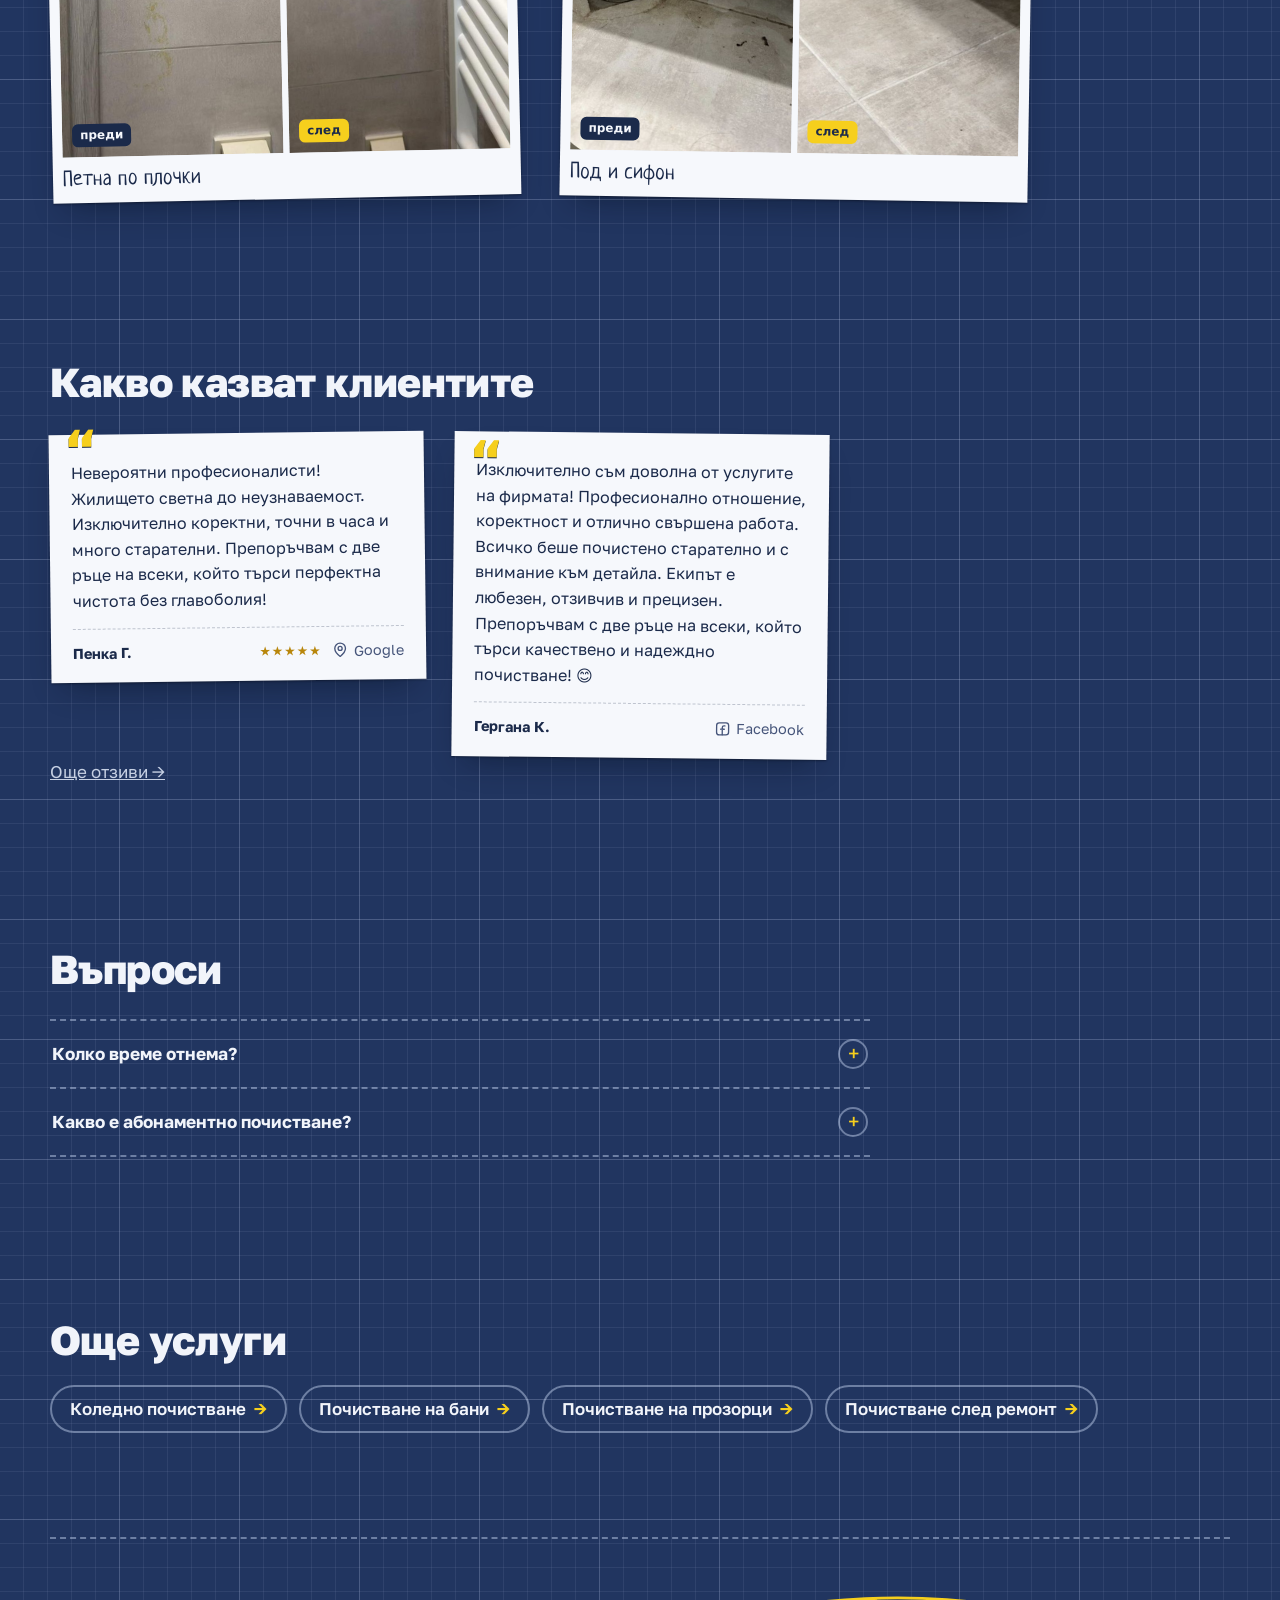
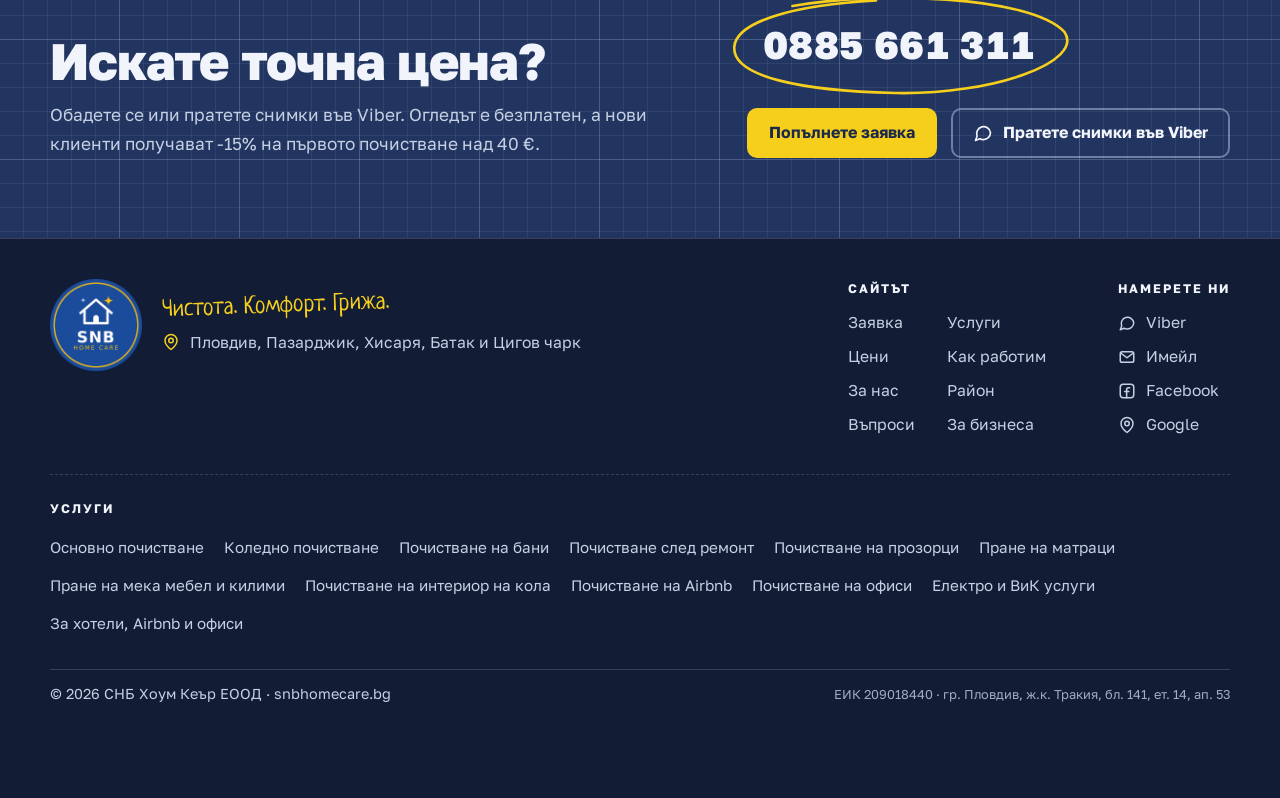
<file: uslugi/osnovno-pochistvane/index.html>
<!doctype html>
<html lang="bg" data-lang="bg">
<head>
<meta charset="utf-8">
<meta name="viewport" content="width=device-width, initial-scale=1, viewport-fit=cover">
<title>Основно почистване на дом в Пловдив, от 2,50 €/м²: SNB Home Care</title>
<meta name="description" content="Основно и абонаментно почистване на апартаменти и къщи в Пловдив и района: кухня, бани, прозорци, подове, тераси. От 2,50 €/м², абонамент от 1,50 €/м². Безплатен оглед. Тел.: 0885 661 311.">
<meta property="og:type" content="website">
<meta property="og:site_name" content="SNB Home Care">
<meta property="og:locale" content="bg_BG">
<meta property="og:title" content="Основно почистване на дом в Пловдив, от 2,50 €/м²: SNB Home Care">
<meta property="og:description" content="Основно и абонаментно почистване на апартаменти и къщи в Пловдив и района: кухня, бани, прозорци, подове, тераси. От 2,50 €/м², абонамент от 1,50 €/м². Безплатен оглед. Тел.: 0885 661 311.">
<meta property="og:url" content="https://snbhomecare.bg/uslugi/osnovno-pochistvane/">
<meta property="og:image" content="https://snbhomecare.bg/img/og.jpg">
<meta property="og:image:type" content="image/jpeg">
<meta property="og:image:width" content="1200">
<meta property="og:image:height" content="630">
<meta name="twitter:card" content="summary_large_image">
<meta name="twitter:image" content="https://snbhomecare.bg/img/og.jpg">
<meta name="theme-color" content="#121d35">
<link rel="canonical" href="https://snbhomecare.bg/uslugi/osnovno-pochistvane/" data-base="https://snbhomecare.bg/uslugi/osnovno-pochistvane/">
<link rel="alternate" hreflang="bg" href="https://snbhomecare.bg/uslugi/osnovno-pochistvane/">
<link rel="alternate" hreflang="en" href="https://snbhomecare.bg/uslugi/osnovno-pochistvane/?lang=en">
<link rel="icon" href="/img/favicon.png" type="image/png">
<link rel="apple-touch-icon" href="/img/apple-touch-icon.png">
<script>try{var t=localStorage.getItem('snb-theme');if(t==='light'||t==='dark')document.documentElement.dataset.theme=t;}catch(e){}</script>
<link rel="preconnect" href="https://fonts.googleapis.com">
<link rel="preconnect" href="https://fonts.gstatic.com" crossorigin>
<link rel="stylesheet" href="https://fonts.googleapis.com/css2?family=Golos+Text:wght@400;500;600;700;800&family=Neucha&display=swap">
<link rel="stylesheet" href="/css/style.css">
<script type="application/ld+json">
{
 "@context": "https://schema.org",
 "@graph": [
  {
   "@type": "Service",
   "@id": "https://snbhomecare.bg/uslugi/osnovno-pochistvane/#service",
   "name": "Основно почистване",
   "serviceType": "Основно почистване",
   "url": "https://snbhomecare.bg/uslugi/osnovno-pochistvane/",
   "description": "Основно и абонаментно почистване на апартаменти и къщи в Пловдив и района: кухня, бани, прозорци, подове, тераси. От 2,50 €/м², абонамент от 1,50 €/м². Безплатен оглед. Тел.: 0885 661 311.",
   "provider": {
    "@id": "https://snbhomecare.bg/#business"
   },
   "areaServed": [
    {
     "@type": "City",
     "name": "Пловдив"
    },
    {
     "@type": "City",
     "name": "Пазарджик"
    },
    {
     "@type": "City",
     "name": "Хисаря"
    },
    {
     "@type": "City",
     "name": "Батак"
    },
    {
     "@type": "City",
     "name": "Цигов чарк"
    }
   ],
   "offers": [
    {
     "@type": "Offer",
     "name": "Еднократно основно почистване",
     "priceCurrency": "EUR",
     "price": "2.50",
     "description": "от 2,50 €/м²"
    },
    {
     "@type": "Offer",
     "name": "Абонаментно почистване",
     "priceCurrency": "EUR",
     "price": "1.50",
     "description": "от 1,50 €/м²"
    },
    {
     "@type": "Offer",
     "name": "Прозорци (отделна услуга)",
     "priceCurrency": "EUR",
     "price": "2",
     "description": "от 2 €/м²"
    }
   ]
  },
  {
   "@type": "BreadcrumbList",
   "itemListElement": [
    {
     "@type": "ListItem",
     "position": 1,
     "name": "Начало",
     "item": "https://snbhomecare.bg/"
    },
    {
     "@type": "ListItem",
     "position": 2,
     "name": "Услуги",
     "item": "https://snbhomecare.bg/#services"
    },
    {
     "@type": "ListItem",
     "position": 3,
     "name": "Основно почистване",
     "item": "https://snbhomecare.bg/uslugi/osnovno-pochistvane/"
    }
   ]
  },
  {
   "@type": "FAQPage",
   "mainEntity": [
    {
     "@type": "Question",
     "name": "Колко време отнема?",
     "acceptedAnswer": {
      "@type": "Answer",
      "text": "Зависи от обекта. За ориентир: поддържащо почистване на апартамент от 65–70 м² отнема на двама души около 2–3 часа, пране на единичен матрак около час, а на диван двойка 30–40 минути."
     }
    },
    {
     "@type": "Question",
     "name": "Какво е абонаментно почистване?",
     "acceptedAnswer": {
      "@type": "Answer",
      "text": "Редовни посещения, например всяка седмица, през седмица или веднъж месечно. Цената е от 1,50 €/м², по-ниска от еднократното основно почистване. Подходящо е за домове, офиси и Airbnb."
     }
    }
   ]
  }
 ]
}
</script>
</head>
<body class="prices-page svc-page">
<svg width="0" height="0" style="position:absolute" aria-hidden="true">
  <symbol id="i-phone" viewBox="0 0 24 24"><path fill="none" stroke="currentColor" stroke-width="2" stroke-linecap="round" stroke-linejoin="round" d="M22 16.9v3a2 2 0 0 1-2.2 2 19.8 19.8 0 0 1-8.6-3.1 19.5 19.5 0 0 1-6-6A19.8 19.8 0 0 1 2.1 4.2 2 2 0 0 1 4.1 2h3a2 2 0 0 1 2 1.7c.1.9.4 1.8.7 2.7a2 2 0 0 1-.5 2.1L8 9.8a16 16 0 0 0 6 6l1.3-1.3a2 2 0 0 1 2.1-.4c.9.3 1.8.6 2.7.7a2 2 0 0 1 1.7 2Z"/></symbol>
  <symbol id="i-chat" viewBox="0 0 24 24"><path fill="none" stroke="currentColor" stroke-width="2" stroke-linecap="round" stroke-linejoin="round" d="M21 11.5a8.4 8.4 0 0 1-9 8.4 8.6 8.6 0 0 1-3.9-.9L3 21l1.9-5.1A8.4 8.4 0 1 1 21 11.5Z"/></symbol>
  <symbol id="i-pin" viewBox="0 0 24 24"><path fill="none" stroke="currentColor" stroke-width="2" stroke-linecap="round" stroke-linejoin="round" d="M20 10c0 6-8 12-8 12s-8-6-8-12a8 8 0 0 1 16 0Z"/><circle cx="12" cy="10" r="3" fill="none" stroke="currentColor" stroke-width="2"/></symbol>
  <symbol id="i-home" viewBox="0 0 24 24"><path fill="none" stroke="currentColor" stroke-width="2" stroke-linecap="round" stroke-linejoin="round" d="m3 10 9-7 9 7v10a2 2 0 0 1-2 2H5a2 2 0 0 1-2-2Z M9 22V12h6v10"/></symbol>
  <symbol id="i-key" viewBox="0 0 24 24"><circle cx="7.5" cy="15.5" r="4.5" fill="none" stroke="currentColor" stroke-width="2"/><path fill="none" stroke="currentColor" stroke-width="2" stroke-linecap="round" d="m10.7 12.3 9.3-9.3M16 7l3 3M14 9l2 2"/></symbol>
  <symbol id="i-sparkle" viewBox="0 0 24 24"><path fill="none" stroke="currentColor" stroke-width="2" stroke-linejoin="round" d="M12 3l1.9 5.6L19.5 10.5l-5.6 1.9L12 18l-1.9-5.6L4.5 10.5l5.6-1.9Z"/><path fill="none" stroke="currentColor" stroke-width="2" stroke-linecap="round" d="M19 17v4M17 19h4"/></symbol>
  <symbol id="i-sofa" viewBox="0 0 24 24"><path fill="none" stroke="currentColor" stroke-width="2" stroke-linecap="round" stroke-linejoin="round" d="M4 11V8a3 3 0 0 1 3-3h10a3 3 0 0 1 3 3v3M2 13a2 2 0 0 1 4 0v2h12v-2a2 2 0 0 1 4 0v5H2Z M5 18v2M19 18v2"/></symbol>
  <symbol id="i-bed" viewBox="0 0 24 24"><path fill="none" stroke="currentColor" stroke-width="2" stroke-linecap="round" stroke-linejoin="round" d="M2 20V6M2 16h20v4M22 16v-4a3 3 0 0 0-3-3H10v7M6 12.5a1.5 1.5 0 1 0 0-.01"/></symbol>
  <symbol id="i-car" viewBox="0 0 24 24"><path fill="none" stroke="currentColor" stroke-width="2" stroke-linecap="round" stroke-linejoin="round" d="M5 17H3v-5l2-5h14l2 5v5h-2M5 12h14"/><circle cx="7.5" cy="17" r="2" fill="none" stroke="currentColor" stroke-width="2"/><circle cx="16.5" cy="17" r="2" fill="none" stroke="currentColor" stroke-width="2"/></symbol>
  <symbol id="i-window" viewBox="0 0 24 24"><rect x="4" y="3" width="16" height="18" rx="1.5" fill="none" stroke="currentColor" stroke-width="2"/><path fill="none" stroke="currentColor" stroke-width="2" d="M12 3v18M4 12h16"/></symbol>
  <symbol id="i-tool" viewBox="0 0 24 24"><path fill="none" stroke="currentColor" stroke-width="2" stroke-linecap="round" stroke-linejoin="round" d="M14.7 6.3a4 4 0 0 0 5 5L22 14l-8 8-2.3-2.3a4 4 0 0 0-5-5L4 12l8-8Z M13 2l-1.5 4.5M7 13l-5 5 4 4 5-5"/></symbol>
  <symbol id="i-mail" viewBox="0 0 24 24"><rect x="3" y="5" width="18" height="14" rx="2.5" fill="none" stroke="currentColor" stroke-width="2"/><path d="m4 7 8 6 8-6" fill="none" stroke="currentColor" stroke-width="2" stroke-linecap="round" stroke-linejoin="round"/></symbol>
  <symbol id="i-fb" viewBox="0 0 24 24"><rect x="3" y="3" width="18" height="18" rx="4" fill="none" stroke="currentColor" stroke-width="2"/><path fill="none" stroke="currentColor" stroke-width="2" stroke-linecap="round" stroke-linejoin="round" d="M15.5 7.5H14a2.5 2.5 0 0 0-2.5 2.5v11M9 12.5h5.5"/></symbol>
</svg>

  <header class="top gutter">
    <div class="wrap">
      <a class="logo" href="/" data-bg-aria-label="SNB Home Care, начална страница" data-en-aria-label="SNB Home Care, home page">
        <img src="/img/logo-96.png" width="48" height="48" alt="">
        <span><b>SNB</b><small>HOME CARE</small></span>
      </a>
      <nav id="nav" data-bg-aria-label="Навигация" data-en-aria-label="Navigation">
        <a href="/"><span lang="bg">Начало</span><span lang="en">Home</span></a>
        <a href="/#services"><span lang="bg">Услуги</span><span lang="en">Services</span></a>
        <a href="/ceni/"><span lang="bg">Цени</span><span lang="en">Prices</span></a>
        <a href="/za-biznesa/"><span lang="bg">За бизнеса</span><span lang="en">For businesses</span></a>
        <a href="/#faq"><span lang="bg">Въпроси</span><span lang="en">FAQ</span></a>
        <a href="/#order"><span lang="bg">Заявка</span><span lang="en">Request</span></a>
      </nav>
      <div class="top-right">
        <a class="tel" href="tel:+359885661311">
          <svg aria-hidden="true"><use href="#i-phone"/></svg>
          <span lang="bg">0885 661 311</span><span lang="en">+359 885 661 311</span>
        </a>
        <button type="button" class="round theme" id="theme" data-mode="system">
          <svg class="t-system" viewBox="0 0 24 24" aria-hidden="true"><circle cx="12" cy="12" r="8.5" fill="none" stroke="currentColor" stroke-width="1.8"/><path d="M12 3.5a8.5 8.5 0 0 1 0 17z" fill="currentColor"/></svg>
          <svg class="t-light" viewBox="0 0 24 24" aria-hidden="true"><circle cx="12" cy="12" r="4.2" fill="none" stroke="currentColor" stroke-width="1.8"/><path d="M12 2.5v2.6M12 18.9v2.6M2.5 12h2.6M18.9 12h2.6M5.3 5.3l1.8 1.8M16.9 16.9l1.8 1.8M5.3 18.7l1.8-1.8M16.9 7.1l1.8-1.8" stroke="currentColor" stroke-width="1.8" stroke-linecap="round"/></svg>
          <svg class="t-dark" viewBox="0 0 24 24" aria-hidden="true"><path d="M20 14.6A8.5 8.5 0 1 1 9.4 4a6.8 6.8 0 0 0 10.6 10.6z" fill="none" stroke="currentColor" stroke-width="1.8" stroke-linejoin="round"/></svg>
        </button>
        <button type="button" class="round lang-btn" id="lang" data-lang-set="en" aria-label="English" title="English">BG</button>
        <button type="button" class="round menu-btn" id="menu" aria-expanded="false" aria-controls="nav" aria-label="Меню" data-bg-aria-label="Меню" data-en-aria-label="Menu">
          <svg class="m-open" viewBox="0 0 24 24" aria-hidden="true"><path d="M4 7h16M4 12h16M4 17h16" fill="none" stroke="currentColor" stroke-width="2" stroke-linecap="round"/></svg>
          <svg class="m-close" viewBox="0 0 24 24" aria-hidden="true"><path d="M6 6l12 12M18 6 6 18" fill="none" stroke="currentColor" stroke-width="2" stroke-linecap="round"/></svg>
        </button>
      </div>
    </div>
  </header>

  <main>
    <section class="pr-hero gutter">
      <div class="wrap">
        <div>
          <nav class="crumbs" data-bg-aria-label="Къде сте" data-en-aria-label="You are here"><a href="/"><span lang="bg">Начало</span><span lang="en">Home</span></a><span aria-hidden="true">›</span><a href="/#services"><span lang="bg">Услуги</span><span lang="en">Services</span></a><span aria-hidden="true">›</span><span aria-current="page"><span lang="bg">Основно почистване</span><span lang="en">Deep cleaning</span></span></nav>
          <h1><span lang="bg">Основно почистване на дома в Пловдив</span><span lang="en">Deep cleaning of homes in Plovdiv</span></h1>
          <p class="lede"><span lang="bg">Цялостно почистване на апартамент или къща, еднократно или с абонамент. Почистваме кухнята, баните, подовете и всичко между тях.</span><span lang="en">A thorough clean of your flat or house, one-off or as a subscription. We do the kitchen, the bathrooms, the floors and everything in between.</span></p>
          <div class="phone-row">
            <a class="circled" href="tel:+359885661311">
              <span lang="bg">0885 661 311</span><span lang="en">+359 885 661 311</span>
              <svg class="ring" viewBox="0 0 300 100" preserveAspectRatio="none" aria-hidden="true"><path pathLength="1" d="M58 14 C 130 0, 262 4, 292 38 C 310 66, 230 97, 146 95 C 66 93, 6 80, 8 52 C 10 26, 70 10, 150 8 C 190 7, 214 9, 236 13" fill="none" stroke="currentColor" stroke-width="2.6" stroke-linecap="round" vector-effect="non-scaling-stroke"/></svg>
            </a>
            <span class="hand aside-note" aria-hidden="true">
              <svg viewBox="0 0 56 34"><path d="M54 8 C 40 2, 18 6, 6 24 M4 12 L6 25 L18 22" fill="none" stroke="currentColor" stroke-width="2.2" stroke-linecap="round" stroke-linejoin="round"/></svg>
              <span lang="bg">обадете се</span><span lang="en">call us</span>
            </span>
          </div>
        </div>
        <p class="sticky tape pr-offer"><b>-15%</b><span lang="bg">на първото почистване над 40 € за нови клиенти</span><span lang="en">off your first cleaning over €40 as a new customer</span></p>
      </div>
    </section>

    <div class="sec gutter pr-sec">
      <div class="wrap pr-grid">
        <section class="pr-card">
          <h2><svg aria-hidden="true"><use href="#i-home"/></svg><span lang="bg">Какво включва</span><span lang="en">What's included</span></h2>
          <ul class="pr-inc sv-inc"><li><span lang="bg">Кухня (външно)</span><span lang="en">Kitchen (outer surfaces)</span></li><li><span lang="bg">Почистване и дезинфекция на санитарни възли</span><span lang="en">Bathrooms and toilets, cleaned and disinfected</span></li><li><span lang="bg">Премахване на прах от мебели</span><span lang="en">Dusting the furniture</span></li><li><span lang="bg">Прахосмукиране и измиване на твърди подови настилки</span><span lang="en">Vacuuming and washing hard floors</span></li><li><span lang="bg">Тераси</span><span lang="en">Terraces</span></li><li><span lang="bg">Ключове и контакти</span><span lang="en">Switches and sockets</span></li><li><span lang="bg">Врати и каси</span><span lang="en">Doors and door frames</span></li></ul>
        </section>
        <section class="pr-card">
          <h2><svg aria-hidden="true"><use href="#i-sparkle"/></svg><span lang="bg">Цени</span><span lang="en">Prices</span></h2>
          <table class="pr-table">
            <tbody>
            <tr><th scope="row"><span lang="bg">Еднократно основно почистване</span><span lang="en">One-off deep clean</span></th><td><span lang="bg">от 2,50 €/м²</span><span lang="en">from €2.50/m²</span></td></tr>
            <tr><th scope="row"><span lang="bg">Абонаментно почистване</span><span lang="en">Regular (subscription) cleaning</span></th><td><span lang="bg">от 1,50 €/м²</span><span lang="en">from €1.50/m²</span></td></tr>
            <tr><th scope="row"><span lang="bg">Прозорци (отделна услуга)</span><span lang="en">Windows (on their own)</span></th><td><span lang="bg">от 2 €/м²</span><span lang="en">from €2/m²</span></td></tr>
            </tbody>
          </table>
          <p class="pr-note"><span lang="bg">Абонаментът включва и измиване на прозорците веднъж годишно.</span><span lang="en">The subscription includes washing the windows once a year.</span></p>
          <p class="pr-note"><span lang="bg">При силно замърсяване: доплащане 20–40%, уточнено предварително.</span><span lang="en">Heavy soiling: a 20–40% surcharge, agreed beforehand.</span></p>
          <a class="price-link sv-all" href="/ceni/"><span lang="bg">Целият ценоразпис →</span><span lang="en">The full price list →</span></a>
        </section>
        <section class="sticky pr-terms sv-steps">
          <h2 class="t"><span lang="bg">Как става</span><span lang="en">How it works</span></h2>
          <ol><li><span lang="bg">Обаждате се или пращате снимки във Viber.</span><span lang="en">Call us or send photos on Viber.</span></li><li><span lang="bg">Безплатен оглед или оценка по снимки.</span><span lang="en">A free visit, or a price from the photos.</span></li><li><span lang="bg">Точна цена и удобен за вас час.</span><span lang="en">An exact price and a time that suits you.</span></li><li><span lang="bg">Идваме с машините и препаратите и почистваме.</span><span lang="en">We bring the machines and products and do the job.</span></li></ol>
        </section>
      </div>
    </div>

    <section class="sec gutter sv-photos">
      <div class="wrap">
        <h2><span lang="bg">Снимки от наша работа</span><span lang="en">Photos of our work</span></h2>
        <p class="ba-lede"><span lang="bg">Преди и след, от реални поръчки.</span><span lang="en">Before and after, from real jobs.</span></p>
        <div class="ba-grid all">
          <figure class="print ba-card tape">
            <div class="ba-row">
              <div class="ph"><img class="ph-img" src="/img/tile-stain-before.jpg" loading="lazy" alt="Преди: петна по плочки" data-bg-alt="Преди: петна по плочки" data-en-alt="Before: stains on tiles"><span lang="bg">преди</span><span lang="en">before</span></div>
              <div class="ph"><img class="ph-img" src="/img/tile-stain-after.jpg" loading="lazy" alt="След почистване" data-bg-alt="След" data-en-alt="After"><span lang="bg">след</span><span lang="en">after</span></div>
            </div>
            <figcaption><span lang="bg">Петна по плочки</span><span lang="en">Tile stains</span></figcaption>
          </figure>
          <figure class="print ba-card">
            <div class="ba-row">
              <div class="ph"><img class="ph-img" src="/img/floor-drain-before.jpg" loading="lazy" alt="Преди: мръсен под около сифон" data-bg-alt="Преди: мръсен под около сифон" data-en-alt="Before: a dirty floor around a drain"><span lang="bg">преди</span><span lang="en">before</span></div>
              <div class="ph"><img class="ph-img" src="/img/floor-drain-after.jpg" loading="lazy" alt="След почистване" data-bg-alt="След" data-en-alt="After"><span lang="bg">след</span><span lang="en">after</span></div>
            </div>
            <figcaption><span lang="bg">Под и сифон</span><span lang="en">Floor and drain</span></figcaption>
          </figure>
        </div>
      </div>
    </section>

    <section class="sec gutter sv-reviews">
      <div class="wrap">
        <h2><span lang="bg">Какво казват клиентите</span><span lang="en">What customers say</span></h2>
        <div class="rv-wall">
          <figure class="rv"><blockquote><p><span lang="bg">Невероятни професионалисти! Жилището светна до неузнаваемост. Изключително коректни, точни в часа и много старателни. Препоръчвам с две ръце на всеки, който търси перфектна чистота без главоболия!</span><span lang="en">Incredible professionals! The home is unrecognisably clean. Very honest, on time and extremely thorough. I wholeheartedly recommend them to anyone who wants perfect cleanliness without the hassle!</span></p></blockquote><figcaption><b><span lang="bg">Пенка Г.</span><span lang="en">Penka G.</span></b><span class="rv-src"><span class="stars" aria-hidden="true">★★★★★</span><svg aria-hidden="true"><use href="#i-pin"/></svg>Google</span></figcaption></figure>
          <figure class="rv"><blockquote><p><span lang="bg">Изключително съм доволна от услугите на фирмата! Професионално отношение, коректност и отлично свършена работа. Всичко беше почистено старателно и с внимание към детайла. Екипът е любезен, отзивчив и прецизен. Препоръчвам с две ръце на всеки, който търси качествено и надеждно почистване! 😊</span><span lang="en">I'm extremely happy with the company's services! A professional attitude, honesty and excellent work. Everything was cleaned carefully, with attention to detail. The team is kind, responsive and precise. I wholeheartedly recommend them to anyone looking for quality, reliable cleaning! 😊</span></p></blockquote><figcaption><b><span lang="bg">Гергана К.</span><span lang="en">Gergana K.</span></b><span class="rv-src"><svg aria-hidden="true"><use href="#i-fb"/></svg>Facebook</span></figcaption></figure>
        </div>
        <p class="sv-more-rv"><a href="/#reviews"><span lang="bg">Още отзиви →</span><span lang="en">More reviews →</span></a></p>
      </div>
    </section>

    <section class="sec gutter faq-sec" id="faq" aria-labelledby="faq-h">
      <div class="wrap">
        <h2 id="faq-h"><span lang="bg">Въпроси</span><span lang="en">Questions</span></h2>
        <div class="faq">
          <details class="faq-q"><summary><span lang="bg">Колко време отнема?</span><span lang="en">How long does it take?</span></summary><div class="faq-a"><p lang="bg">Зависи от обекта. За ориентир: поддържащо почистване на апартамент от 65–70 м² отнема на двама души около 2–3 часа, пране на единичен матрак около час, а на диван двойка 30–40 минути.</p><p lang="en">It depends on the place. As a guide: regular cleaning of a 65–70 m² flat takes two people about 2–3 hours, washing a single mattress about an hour, and a two-seater sofa 30–40 minutes.</p></div></details>
          <details class="faq-q"><summary><span lang="bg">Какво е абонаментно почистване?</span><span lang="en">What is subscription cleaning?</span></summary><div class="faq-a"><p lang="bg">Редовни посещения, например всяка седмица, през седмица или веднъж месечно. Цената е от 1,50 €/м², по-ниска от еднократното основно почистване. Подходящо е за домове, офиси и Airbnb.</p><p lang="en">Regular visits, for example every week, every other week or once a month. It costs from €1.50/m², less than a one-off deep clean. It suits homes, offices and Airbnb.</p></div></details>
        </div>
      </div>
    </section>

    <section class="sec gutter sv-related" aria-labelledby="rel-h">
      <div class="wrap">
        <h2 id="rel-h"><span lang="bg">Още услуги</span><span lang="en">More services</span></h2>
        <div class="chips"><a class="chip" href="/uslugi/koledno-pochistvane/"><span lang="bg">Коледно почистване</span><span lang="en">Christmas cleaning</span></a><a class="chip" href="/uslugi/pochistvane-na-bani/"><span lang="bg">Почистване на бани</span><span lang="en">Bathroom cleaning</span></a><a class="chip" href="/uslugi/prozorci/"><span lang="bg">Почистване на прозорци</span><span lang="en">Window cleaning</span></a><a class="chip" href="/uslugi/pochistvane-sled-remont/"><span lang="bg">Почистване след ремонт</span><span lang="en">After-renovation cleaning</span></a></div>
      </div>
    </section>

    <section class="sec gutter" id="contact">
      <div class="wrap">
        <div class="call-page">
          <div>
            <h2><span lang="bg">Искате точна цена?</span><span lang="en">Want an exact price?</span></h2>
            <p class="lede"><span lang="bg">Обадете се или пратете снимки във Viber. Огледът е безплатен, а нови клиенти получават -15% на първото почистване над 40 €.</span><span lang="en">Call us or send photos on Viber. The visit is free, and new customers get 15% off their first cleaning over €40.</span></p>
          </div>
          <div class="call-side">
            <a class="circled" href="tel:+359885661311">
              <span lang="bg">0885 661 311</span><span lang="en">+359 885 661 311</span>
              <svg class="ring" viewBox="0 0 300 100" preserveAspectRatio="none" aria-hidden="true"><path pathLength="1" d="M58 14 C 130 0, 262 4, 292 38 C 310 66, 230 97, 146 95 C 66 93, 6 80, 8 52 C 10 26, 70 10, 150 8 C 190 7, 214 9, 236 13" fill="none" stroke="currentColor" stroke-width="2.6" stroke-linecap="round" vector-effect="non-scaling-stroke"/></svg>
            </a>
            <div class="actions">
              <a class="btn btn-fill" href="/?svc=deep#order"><span lang="bg">Попълнете заявка</span><span lang="en">Fill in a request</span></a>
              <a class="btn btn-line" href="viber://chat?number=%2B359885661311"><svg aria-hidden="true"><use href="#i-chat"/></svg><span lang="bg">Пратете снимки във Viber</span><span lang="en">Send photos on Viber</span></a>
            </div>
          </div>
        </div>
      </div>
    </section>
  </main>

  <footer class="foot gutter">
    <div class="wrap">
      <div class="foot-top">
        <div class="foot-brand">
          <a class="foot-logo" href="/" data-bg-aria-label="SNB Home Care, към началото" data-en-aria-label="SNB Home Care, back to top">
            <img src="/img/logo.png" width="384" height="384" alt="SNB Home Care">
          </a>
          <p class="hand foot-slogan"><span lang="bg">Чистота. Комфорт. Грижа.</span><span lang="en">Clean. Comfort. Care.</span></p>
          <p class="foot-area">
            <svg aria-hidden="true"><use href="#i-pin"/></svg>
            <span><span lang="bg">Пловдив, Пазарджик, Хисаря, Батак и Цигов чарк</span><span lang="en">Plovdiv, Pazardzhik, Hisarya, Batak and Tsigov Chark</span></span>
          </p>
        </div>
        <nav class="foot-col" data-bg-aria-label="Навигация в долната част" data-en-aria-label="Footer navigation">
          <h3><span lang="bg">Сайтът</span><span lang="en">The site</span></h3>
          <a href="/#order"><span lang="bg">Заявка</span><span lang="en">Request</span></a>
          <a href="/#services"><span lang="bg">Услуги</span><span lang="en">Services</span></a>
          <a href="/ceni/"><span lang="bg">Цени</span><span lang="en">Prices</span></a>
          <a href="/#steps"><span lang="bg">Как работим</span><span lang="en">How it works</span></a>
          <a href="/#about"><span lang="bg">За нас</span><span lang="en">About us</span></a>
          <a href="/#area"><span lang="bg">Район</span><span lang="en">Area</span></a>
          <a href="/#faq"><span lang="bg">Въпроси</span><span lang="en">FAQ</span></a>
          <a href="/za-biznesa/"><span lang="bg">За бизнеса</span><span lang="en">For businesses</span></a>
        </nav>
        <div class="foot-col">
          <h3><span lang="bg">Намерете ни</span><span lang="en">Find us</span></h3>
          <a href="viber://chat?number=%2B359885661311"><svg aria-hidden="true"><use href="#i-chat"/></svg>Viber</a>
          <a href="mailto:snbhomecare@gmail.com"><svg aria-hidden="true"><use href="#i-mail"/></svg><span lang="bg">Имейл</span><span lang="en">Email</span></a>
          <a href="https://www.facebook.com/SNBHomeCare" target="_blank" rel="noopener"><svg aria-hidden="true"><use href="#i-fb"/></svg>Facebook</a>
          <a href="https://share.google/vhJVnm5u2xnnQxjWb" target="_blank" rel="noopener"><svg aria-hidden="true"><use href="#i-pin"/></svg>Google</a>
        </div>
        <!-- FOOTSVC:start -->
<nav class="foot-svc" data-bg-aria-label="Услуги" data-en-aria-label="Services"><h3><span lang="bg">Услуги</span><span lang="en">Services</span></h3><div><a href="/uslugi/osnovno-pochistvane/"><span lang="bg">Основно почистване</span><span lang="en">Deep cleaning</span></a><a href="/uslugi/koledno-pochistvane/"><span lang="bg">Коледно почистване</span><span lang="en">Christmas cleaning</span></a><a href="/uslugi/pochistvane-na-bani/"><span lang="bg">Почистване на бани</span><span lang="en">Bathroom cleaning</span></a><a href="/uslugi/pochistvane-sled-remont/"><span lang="bg">Почистване след ремонт</span><span lang="en">After-renovation cleaning</span></a><a href="/uslugi/prozorci/"><span lang="bg">Почистване на прозорци</span><span lang="en">Window cleaning</span></a><a href="/uslugi/prane-na-matraci/"><span lang="bg">Пране на матраци</span><span lang="en">Mattress cleaning</span></a><a href="/uslugi/prane-na-mebel/"><span lang="bg">Пране на мека мебел и килими</span><span lang="en">Upholstery and rug cleaning</span></a><a href="/uslugi/avtomobili/"><span lang="bg">Почистване на интериор на кола</span><span lang="en">Car interior cleaning</span></a><a href="/uslugi/airbnb/"><span lang="bg">Почистване на Airbnb</span><span lang="en">Airbnb cleaning</span></a><a href="/uslugi/pochistvane-na-ofisi/"><span lang="bg">Почистване на офиси</span><span lang="en">Office cleaning</span></a><a href="/uslugi/elektro-vik/"><span lang="bg">Електро и ВиК услуги</span><span lang="en">Electrical and plumbing</span></a><a href="/za-biznesa/"><span lang="bg">За хотели, Airbnb и офиси</span><span lang="en">For hotels, Airbnb and offices</span></a></div></nav>
<!-- FOOTSVC:end -->
      </div>
      <div class="foot-base">
        <span>© 2026 <span lang="bg">СНБ Хоум Кеър ЕООД</span><span lang="en">SNB Home Care EOOD</span> · snbhomecare.bg</span>
        <span class="foot-legal"><span lang="bg">ЕИК 209018440 · гр. Пловдив, ж.к. Тракия, бл. 141, ет. 14, ап. 53</span><span lang="en">UIC 209018440 · Trakia, bl. 141, fl. 14, apt. 53, Plovdiv, Bulgaria</span></span>
      </div>
    </div>
  </footer>

  <button type="button" class="to-top" aria-label="Обратно най-горе" data-bg-aria-label="Обратно най-горе" data-en-aria-label="Back to the top">
    <svg class="tt-ring" viewBox="0 0 56 56" aria-hidden="true"><circle cx="28" cy="28" r="25" pathLength="1"/><circle class="tt-fill" cx="28" cy="28" r="25" pathLength="1"/></svg>
    <svg class="tt-arrow" viewBox="0 0 24 24" aria-hidden="true"><path d="M12 19V5M5.5 11.5 12 5l6.5 6.5"/></svg>
    <span class="tt-note" aria-hidden="true"><span lang="bg">нагоре?</span><span lang="en">back up?</span></span>
  </button>

  <div class="mbar">
    <a class="m-tel" href="tel:+359885661311"><svg aria-hidden="true"><use href="#i-phone"/></svg><span lang="bg">Обади се</span><span lang="en">Call us</span></a>
    <a class="m-viber" href="viber://chat?number=%2B359885661311"><svg aria-hidden="true"><use href="#i-chat"/></svg>Viber</a>
    <a class="m-req" href="/#order"><span lang="bg">Заявка</span><span lang="en">Request</span></a>
  </div>

<script src="/js/main.js"></script>
<script defer src="https://static.cloudflareinsights.com/beacon.min.js" data-cf-beacon='{"token":"fed9561a117d4ad885695dc93797b30b"}'></script></body>
</html>
</file>
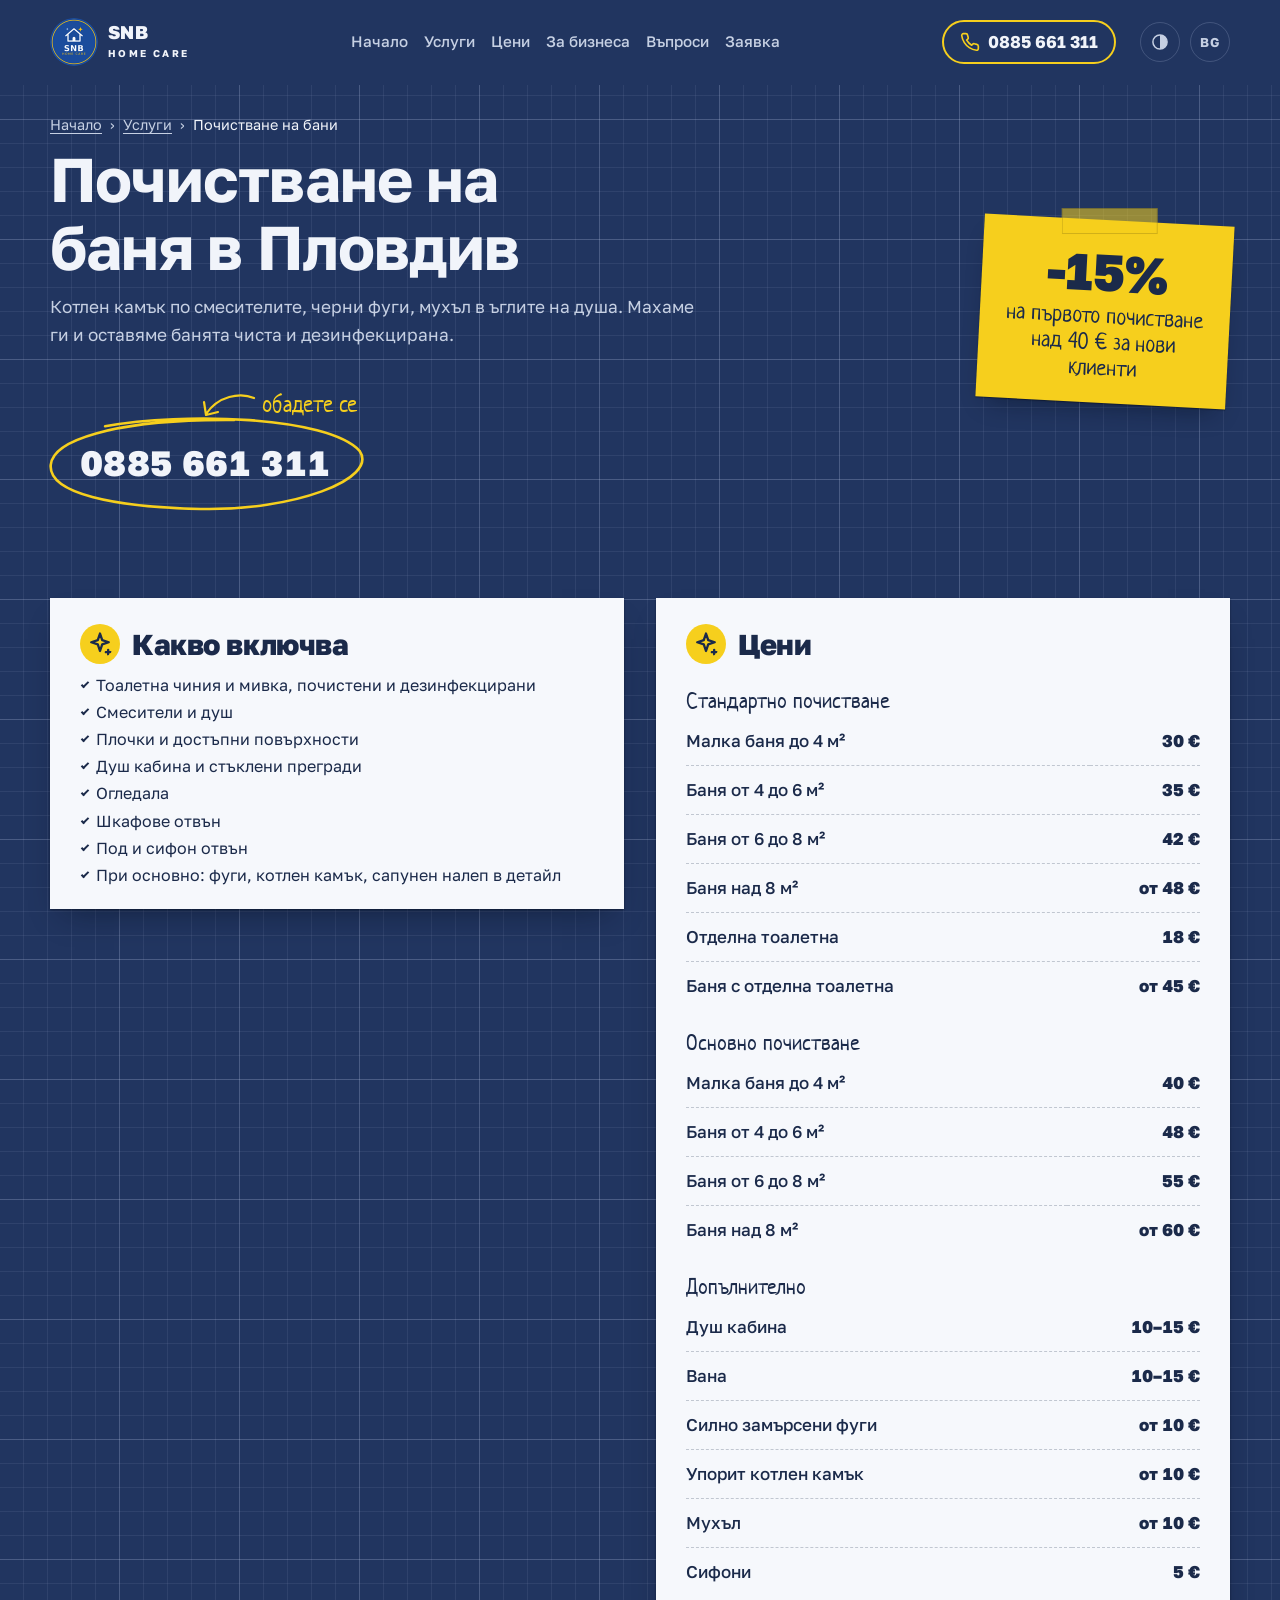
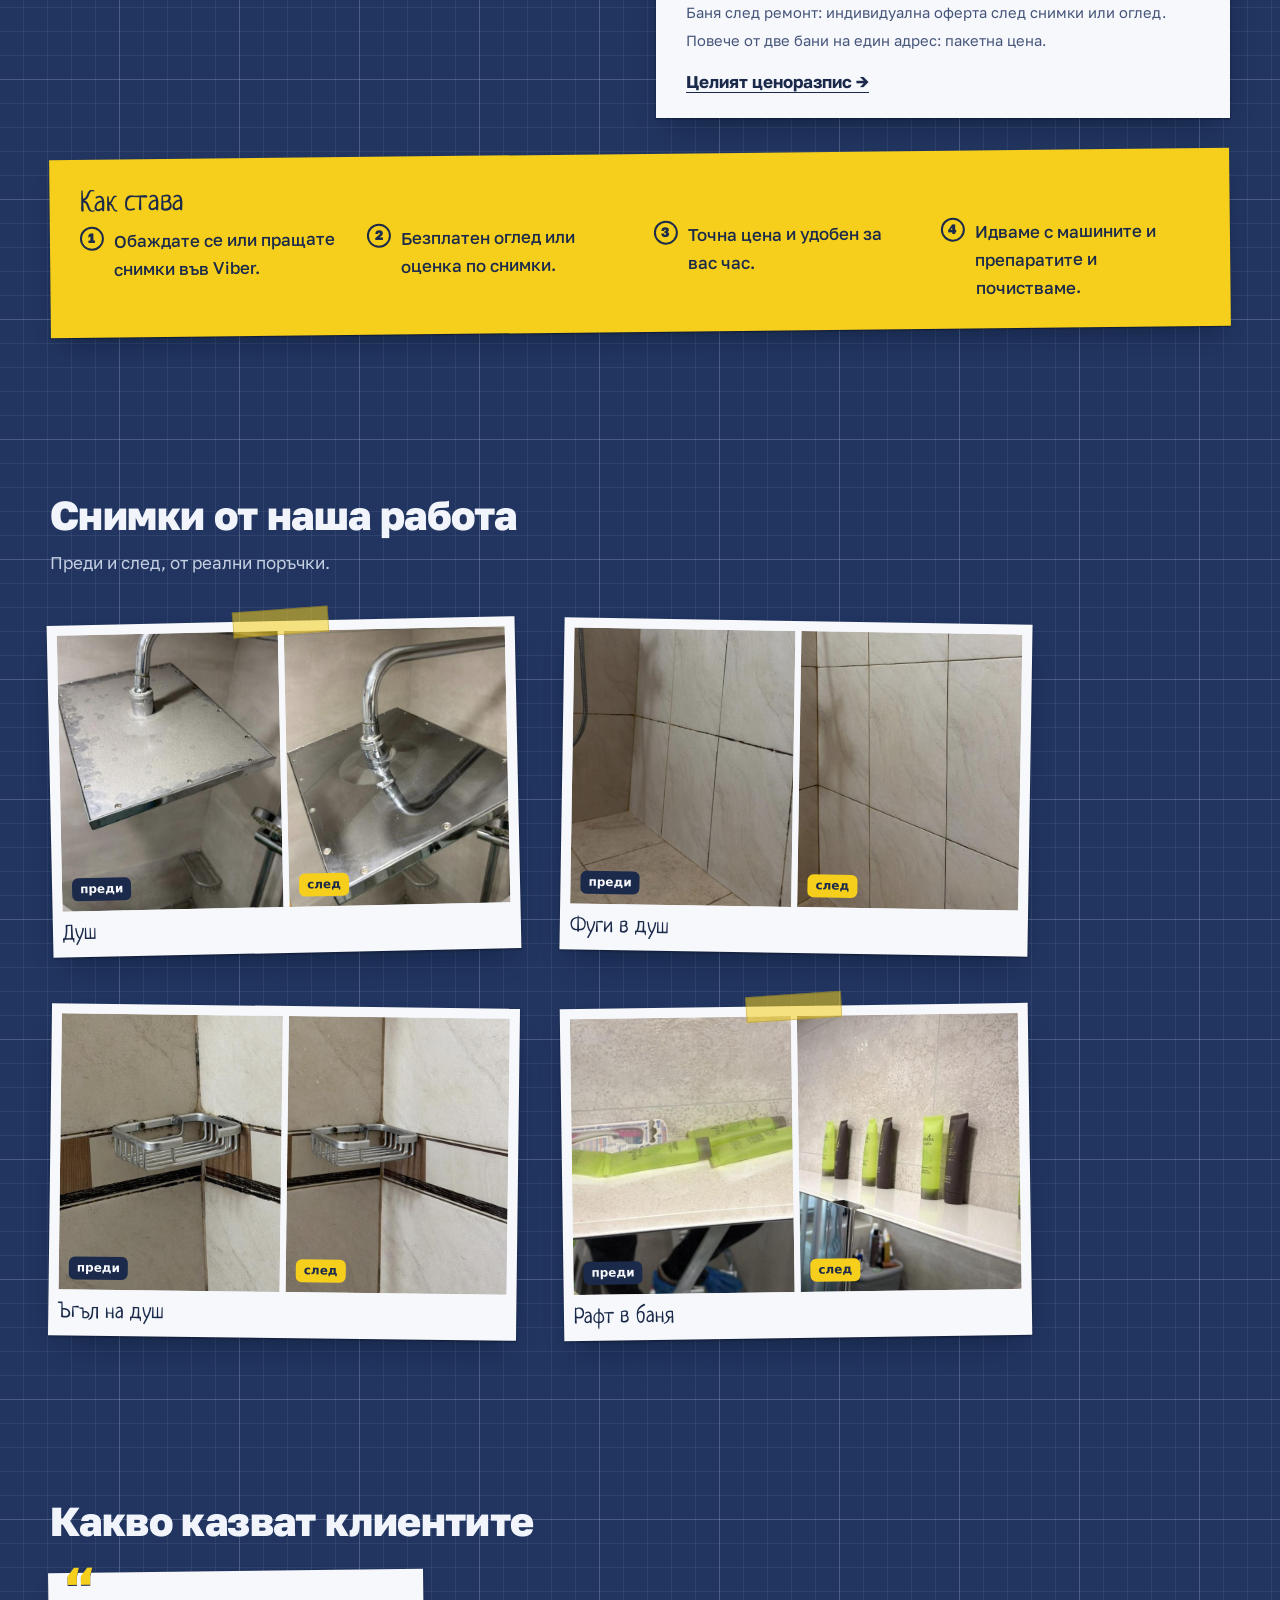
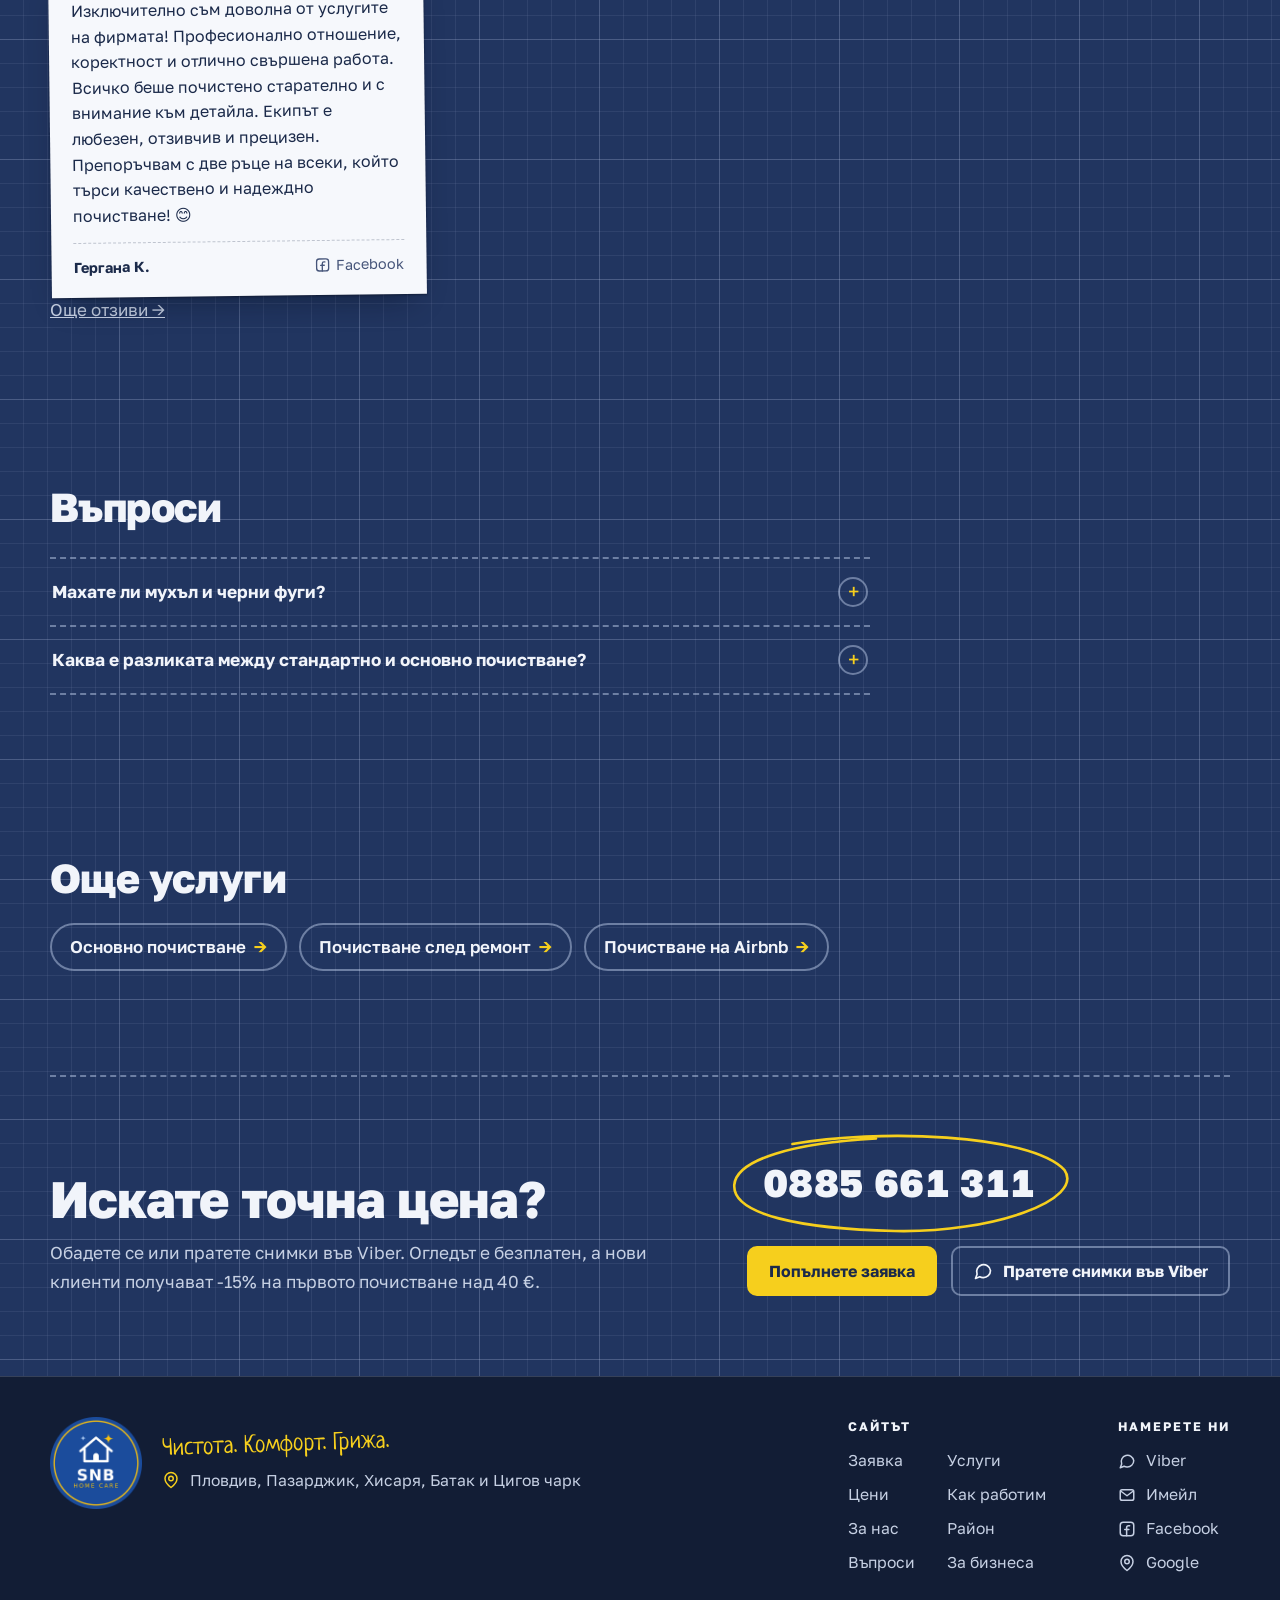
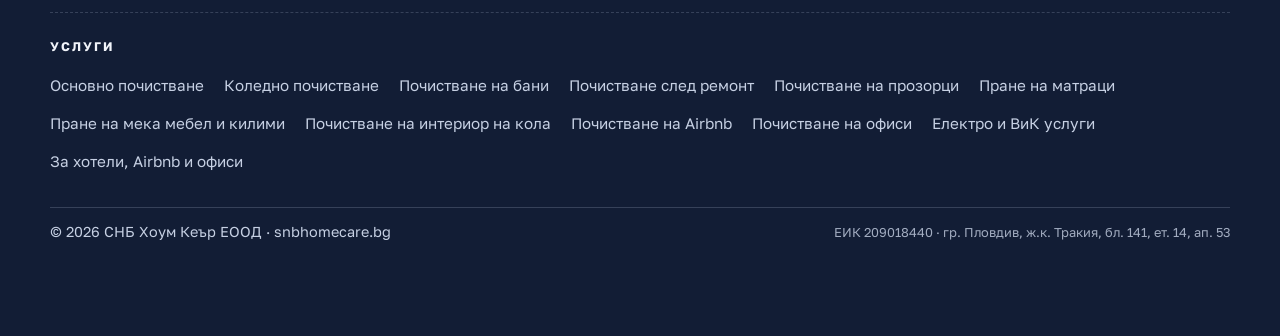
<file: uslugi/pochistvane-na-bani/index.html>
<!doctype html>
<html lang="bg" data-lang="bg">
<head>
<meta charset="utf-8">
<meta name="viewport" content="width=device-width, initial-scale=1, viewport-fit=cover">
<title>Почистване на баня в Пловдив, от 30 €: котлен камък, фуги, мухъл</title>
<meta name="description" content="Стандартно и основно почистване на бани в Пловдив: котлен камък, черни фуги, мухъл, сапунен налеп, душ кабини. Малка баня от 30 €. Реални снимки преди и след. Тел.: 0885 661 311.">
<meta property="og:type" content="website">
<meta property="og:site_name" content="SNB Home Care">
<meta property="og:locale" content="bg_BG">
<meta property="og:title" content="Почистване на баня в Пловдив, от 30 €: котлен камък, фуги, мухъл">
<meta property="og:description" content="Стандартно и основно почистване на бани в Пловдив: котлен камък, черни фуги, мухъл, сапунен налеп, душ кабини. Малка баня от 30 €. Реални снимки преди и след. Тел.: 0885 661 311.">
<meta property="og:url" content="https://snbhomecare.bg/uslugi/pochistvane-na-bani/">
<meta property="og:image" content="https://snbhomecare.bg/img/og.jpg">
<meta property="og:image:type" content="image/jpeg">
<meta property="og:image:width" content="1200">
<meta property="og:image:height" content="630">
<meta name="twitter:card" content="summary_large_image">
<meta name="twitter:image" content="https://snbhomecare.bg/img/og.jpg">
<meta name="theme-color" content="#121d35">
<link rel="canonical" href="https://snbhomecare.bg/uslugi/pochistvane-na-bani/" data-base="https://snbhomecare.bg/uslugi/pochistvane-na-bani/">
<link rel="alternate" hreflang="bg" href="https://snbhomecare.bg/uslugi/pochistvane-na-bani/">
<link rel="alternate" hreflang="en" href="https://snbhomecare.bg/uslugi/pochistvane-na-bani/?lang=en">
<link rel="icon" href="/img/favicon.png" type="image/png">
<link rel="apple-touch-icon" href="/img/apple-touch-icon.png">
<script>try{var t=localStorage.getItem('snb-theme');if(t==='light'||t==='dark')document.documentElement.dataset.theme=t;}catch(e){}</script>
<link rel="preconnect" href="https://fonts.googleapis.com">
<link rel="preconnect" href="https://fonts.gstatic.com" crossorigin>
<link rel="stylesheet" href="https://fonts.googleapis.com/css2?family=Golos+Text:wght@400;500;600;700;800&family=Neucha&display=swap">
<link rel="stylesheet" href="/css/style.css">
<script type="application/ld+json">
{
 "@context": "https://schema.org",
 "@graph": [
  {
   "@type": "Service",
   "@id": "https://snbhomecare.bg/uslugi/pochistvane-na-bani/#service",
   "name": "Почистване на бани",
   "serviceType": "Почистване на бани",
   "url": "https://snbhomecare.bg/uslugi/pochistvane-na-bani/",
   "description": "Стандартно и основно почистване на бани в Пловдив: котлен камък, черни фуги, мухъл, сапунен налеп, душ кабини. Малка баня от 30 €. Реални снимки преди и след. Тел.: 0885 661 311.",
   "provider": {
    "@id": "https://snbhomecare.bg/#business"
   },
   "areaServed": [
    {
     "@type": "City",
     "name": "Пловдив"
    },
    {
     "@type": "City",
     "name": "Пазарджик"
    },
    {
     "@type": "City",
     "name": "Хисаря"
    },
    {
     "@type": "City",
     "name": "Батак"
    },
    {
     "@type": "City",
     "name": "Цигов чарк"
    }
   ],
   "offers": [
    {
     "@type": "Offer",
     "name": "Малка баня до 4 м²",
     "priceCurrency": "EUR",
     "price": "30",
     "description": "30 €"
    },
    {
     "@type": "Offer",
     "name": "Баня от 4 до 6 м²",
     "priceCurrency": "EUR",
     "price": "35",
     "description": "35 €"
    },
    {
     "@type": "Offer",
     "name": "Баня от 6 до 8 м²",
     "priceCurrency": "EUR",
     "price": "42",
     "description": "42 €"
    },
    {
     "@type": "Offer",
     "name": "Баня над 8 м²",
     "priceCurrency": "EUR",
     "price": "48",
     "description": "от 48 €"
    },
    {
     "@type": "Offer",
     "name": "Отделна тоалетна",
     "priceCurrency": "EUR",
     "price": "18",
     "description": "18 €"
    },
    {
     "@type": "Offer",
     "name": "Баня с отделна тоалетна",
     "priceCurrency": "EUR",
     "price": "45",
     "description": "от 45 €"
    },
    {
     "@type": "Offer",
     "name": "Малка баня до 4 м²",
     "priceCurrency": "EUR",
     "price": "40",
     "description": "40 €"
    },
    {
     "@type": "Offer",
     "name": "Баня от 4 до 6 м²",
     "priceCurrency": "EUR",
     "price": "48",
     "description": "48 €"
    },
    {
     "@type": "Offer",
     "name": "Баня от 6 до 8 м²",
     "priceCurrency": "EUR",
     "price": "55",
     "description": "55 €"
    },
    {
     "@type": "Offer",
     "name": "Баня над 8 м²",
     "priceCurrency": "EUR",
     "price": "60",
     "description": "от 60 €"
    },
    {
     "@type": "Offer",
     "name": "Душ кабина",
     "priceCurrency": "EUR",
     "price": "10",
     "description": "10–15 €"
    },
    {
     "@type": "Offer",
     "name": "Вана",
     "priceCurrency": "EUR",
     "price": "10",
     "description": "10–15 €"
    },
    {
     "@type": "Offer",
     "name": "Силно замърсени фуги",
     "priceCurrency": "EUR",
     "price": "10",
     "description": "от 10 €"
    },
    {
     "@type": "Offer",
     "name": "Упорит котлен камък",
     "priceCurrency": "EUR",
     "price": "10",
     "description": "от 10 €"
    },
    {
     "@type": "Offer",
     "name": "Мухъл",
     "priceCurrency": "EUR",
     "price": "10",
     "description": "от 10 €"
    },
    {
     "@type": "Offer",
     "name": "Сифони",
     "priceCurrency": "EUR",
     "price": "5",
     "description": "5 €"
    }
   ]
  },
  {
   "@type": "BreadcrumbList",
   "itemListElement": [
    {
     "@type": "ListItem",
     "position": 1,
     "name": "Начало",
     "item": "https://snbhomecare.bg/"
    },
    {
     "@type": "ListItem",
     "position": 2,
     "name": "Услуги",
     "item": "https://snbhomecare.bg/#services"
    },
    {
     "@type": "ListItem",
     "position": 3,
     "name": "Почистване на бани",
     "item": "https://snbhomecare.bg/uslugi/pochistvane-na-bani/"
    }
   ]
  },
  {
   "@type": "FAQPage",
   "mainEntity": [
    {
     "@type": "Question",
     "name": "Махате ли мухъл и черни фуги?",
     "acceptedAnswer": {
      "@type": "Answer",
      "text": "Да. При основното почистване фугите, котленият камък и сапуненият налеп се почистват в детайл. Силно замърсени фуги, упорит котлен камък и мухъл се доплащат от 10 €."
     }
    },
    {
     "@type": "Question",
     "name": "Каква е разликата между стандартно и основно почистване?",
     "acceptedAnswer": {
      "@type": "Answer",
      "text": "Стандартното е редовното почистване на всичко видимо. Основното включва всичко от стандартното плюс фугите, натрупания налеп, котления камък и труднодостъпните места."
     }
    }
   ]
  }
 ]
}
</script>
</head>
<body class="prices-page svc-page">
<svg width="0" height="0" style="position:absolute" aria-hidden="true">
  <symbol id="i-phone" viewBox="0 0 24 24"><path fill="none" stroke="currentColor" stroke-width="2" stroke-linecap="round" stroke-linejoin="round" d="M22 16.9v3a2 2 0 0 1-2.2 2 19.8 19.8 0 0 1-8.6-3.1 19.5 19.5 0 0 1-6-6A19.8 19.8 0 0 1 2.1 4.2 2 2 0 0 1 4.1 2h3a2 2 0 0 1 2 1.7c.1.9.4 1.8.7 2.7a2 2 0 0 1-.5 2.1L8 9.8a16 16 0 0 0 6 6l1.3-1.3a2 2 0 0 1 2.1-.4c.9.3 1.8.6 2.7.7a2 2 0 0 1 1.7 2Z"/></symbol>
  <symbol id="i-chat" viewBox="0 0 24 24"><path fill="none" stroke="currentColor" stroke-width="2" stroke-linecap="round" stroke-linejoin="round" d="M21 11.5a8.4 8.4 0 0 1-9 8.4 8.6 8.6 0 0 1-3.9-.9L3 21l1.9-5.1A8.4 8.4 0 1 1 21 11.5Z"/></symbol>
  <symbol id="i-pin" viewBox="0 0 24 24"><path fill="none" stroke="currentColor" stroke-width="2" stroke-linecap="round" stroke-linejoin="round" d="M20 10c0 6-8 12-8 12s-8-6-8-12a8 8 0 0 1 16 0Z"/><circle cx="12" cy="10" r="3" fill="none" stroke="currentColor" stroke-width="2"/></symbol>
  <symbol id="i-home" viewBox="0 0 24 24"><path fill="none" stroke="currentColor" stroke-width="2" stroke-linecap="round" stroke-linejoin="round" d="m3 10 9-7 9 7v10a2 2 0 0 1-2 2H5a2 2 0 0 1-2-2Z M9 22V12h6v10"/></symbol>
  <symbol id="i-key" viewBox="0 0 24 24"><circle cx="7.5" cy="15.5" r="4.5" fill="none" stroke="currentColor" stroke-width="2"/><path fill="none" stroke="currentColor" stroke-width="2" stroke-linecap="round" d="m10.7 12.3 9.3-9.3M16 7l3 3M14 9l2 2"/></symbol>
  <symbol id="i-sparkle" viewBox="0 0 24 24"><path fill="none" stroke="currentColor" stroke-width="2" stroke-linejoin="round" d="M12 3l1.9 5.6L19.5 10.5l-5.6 1.9L12 18l-1.9-5.6L4.5 10.5l5.6-1.9Z"/><path fill="none" stroke="currentColor" stroke-width="2" stroke-linecap="round" d="M19 17v4M17 19h4"/></symbol>
  <symbol id="i-sofa" viewBox="0 0 24 24"><path fill="none" stroke="currentColor" stroke-width="2" stroke-linecap="round" stroke-linejoin="round" d="M4 11V8a3 3 0 0 1 3-3h10a3 3 0 0 1 3 3v3M2 13a2 2 0 0 1 4 0v2h12v-2a2 2 0 0 1 4 0v5H2Z M5 18v2M19 18v2"/></symbol>
  <symbol id="i-bed" viewBox="0 0 24 24"><path fill="none" stroke="currentColor" stroke-width="2" stroke-linecap="round" stroke-linejoin="round" d="M2 20V6M2 16h20v4M22 16v-4a3 3 0 0 0-3-3H10v7M6 12.5a1.5 1.5 0 1 0 0-.01"/></symbol>
  <symbol id="i-car" viewBox="0 0 24 24"><path fill="none" stroke="currentColor" stroke-width="2" stroke-linecap="round" stroke-linejoin="round" d="M5 17H3v-5l2-5h14l2 5v5h-2M5 12h14"/><circle cx="7.5" cy="17" r="2" fill="none" stroke="currentColor" stroke-width="2"/><circle cx="16.5" cy="17" r="2" fill="none" stroke="currentColor" stroke-width="2"/></symbol>
  <symbol id="i-window" viewBox="0 0 24 24"><rect x="4" y="3" width="16" height="18" rx="1.5" fill="none" stroke="currentColor" stroke-width="2"/><path fill="none" stroke="currentColor" stroke-width="2" d="M12 3v18M4 12h16"/></symbol>
  <symbol id="i-tool" viewBox="0 0 24 24"><path fill="none" stroke="currentColor" stroke-width="2" stroke-linecap="round" stroke-linejoin="round" d="M14.7 6.3a4 4 0 0 0 5 5L22 14l-8 8-2.3-2.3a4 4 0 0 0-5-5L4 12l8-8Z M13 2l-1.5 4.5M7 13l-5 5 4 4 5-5"/></symbol>
  <symbol id="i-mail" viewBox="0 0 24 24"><rect x="3" y="5" width="18" height="14" rx="2.5" fill="none" stroke="currentColor" stroke-width="2"/><path d="m4 7 8 6 8-6" fill="none" stroke="currentColor" stroke-width="2" stroke-linecap="round" stroke-linejoin="round"/></symbol>
  <symbol id="i-fb" viewBox="0 0 24 24"><rect x="3" y="3" width="18" height="18" rx="4" fill="none" stroke="currentColor" stroke-width="2"/><path fill="none" stroke="currentColor" stroke-width="2" stroke-linecap="round" stroke-linejoin="round" d="M15.5 7.5H14a2.5 2.5 0 0 0-2.5 2.5v11M9 12.5h5.5"/></symbol>
</svg>

  <header class="top gutter">
    <div class="wrap">
      <a class="logo" href="/" data-bg-aria-label="SNB Home Care, начална страница" data-en-aria-label="SNB Home Care, home page">
        <img src="/img/logo-96.png" width="48" height="48" alt="">
        <span><b>SNB</b><small>HOME CARE</small></span>
      </a>
      <nav id="nav" data-bg-aria-label="Навигация" data-en-aria-label="Navigation">
        <a href="/"><span lang="bg">Начало</span><span lang="en">Home</span></a>
        <a href="/#services"><span lang="bg">Услуги</span><span lang="en">Services</span></a>
        <a href="/ceni/"><span lang="bg">Цени</span><span lang="en">Prices</span></a>
        <a href="/za-biznesa/"><span lang="bg">За бизнеса</span><span lang="en">For businesses</span></a>
        <a href="/#faq"><span lang="bg">Въпроси</span><span lang="en">FAQ</span></a>
        <a href="/#order"><span lang="bg">Заявка</span><span lang="en">Request</span></a>
      </nav>
      <div class="top-right">
        <a class="tel" href="tel:+359885661311">
          <svg aria-hidden="true"><use href="#i-phone"/></svg>
          <span lang="bg">0885 661 311</span><span lang="en">+359 885 661 311</span>
        </a>
        <button type="button" class="round theme" id="theme" data-mode="system">
          <svg class="t-system" viewBox="0 0 24 24" aria-hidden="true"><circle cx="12" cy="12" r="8.5" fill="none" stroke="currentColor" stroke-width="1.8"/><path d="M12 3.5a8.5 8.5 0 0 1 0 17z" fill="currentColor"/></svg>
          <svg class="t-light" viewBox="0 0 24 24" aria-hidden="true"><circle cx="12" cy="12" r="4.2" fill="none" stroke="currentColor" stroke-width="1.8"/><path d="M12 2.5v2.6M12 18.9v2.6M2.5 12h2.6M18.9 12h2.6M5.3 5.3l1.8 1.8M16.9 16.9l1.8 1.8M5.3 18.7l1.8-1.8M16.9 7.1l1.8-1.8" stroke="currentColor" stroke-width="1.8" stroke-linecap="round"/></svg>
          <svg class="t-dark" viewBox="0 0 24 24" aria-hidden="true"><path d="M20 14.6A8.5 8.5 0 1 1 9.4 4a6.8 6.8 0 0 0 10.6 10.6z" fill="none" stroke="currentColor" stroke-width="1.8" stroke-linejoin="round"/></svg>
        </button>
        <button type="button" class="round lang-btn" id="lang" data-lang-set="en" aria-label="English" title="English">BG</button>
        <button type="button" class="round menu-btn" id="menu" aria-expanded="false" aria-controls="nav" aria-label="Меню" data-bg-aria-label="Меню" data-en-aria-label="Menu">
          <svg class="m-open" viewBox="0 0 24 24" aria-hidden="true"><path d="M4 7h16M4 12h16M4 17h16" fill="none" stroke="currentColor" stroke-width="2" stroke-linecap="round"/></svg>
          <svg class="m-close" viewBox="0 0 24 24" aria-hidden="true"><path d="M6 6l12 12M18 6 6 18" fill="none" stroke="currentColor" stroke-width="2" stroke-linecap="round"/></svg>
        </button>
      </div>
    </div>
  </header>

  <main>
    <section class="pr-hero gutter">
      <div class="wrap">
        <div>
          <nav class="crumbs" data-bg-aria-label="Къде сте" data-en-aria-label="You are here"><a href="/"><span lang="bg">Начало</span><span lang="en">Home</span></a><span aria-hidden="true">›</span><a href="/#services"><span lang="bg">Услуги</span><span lang="en">Services</span></a><span aria-hidden="true">›</span><span aria-current="page"><span lang="bg">Почистване на бани</span><span lang="en">Bathroom cleaning</span></span></nav>
          <h1><span lang="bg">Почистване на баня в Пловдив</span><span lang="en">Bathroom cleaning in Plovdiv</span></h1>
          <p class="lede"><span lang="bg">Котлен камък по смесителите, черни фуги, мухъл в ъглите на душа. Махаме ги и оставяме банята чиста и дезинфекцирана.</span><span lang="en">Limescale on the taps, black grout, mould in the shower corners. We remove them and leave the bathroom clean and disinfected.</span></p>
          <div class="phone-row">
            <a class="circled" href="tel:+359885661311">
              <span lang="bg">0885 661 311</span><span lang="en">+359 885 661 311</span>
              <svg class="ring" viewBox="0 0 300 100" preserveAspectRatio="none" aria-hidden="true"><path pathLength="1" d="M58 14 C 130 0, 262 4, 292 38 C 310 66, 230 97, 146 95 C 66 93, 6 80, 8 52 C 10 26, 70 10, 150 8 C 190 7, 214 9, 236 13" fill="none" stroke="currentColor" stroke-width="2.6" stroke-linecap="round" vector-effect="non-scaling-stroke"/></svg>
            </a>
            <span class="hand aside-note" aria-hidden="true">
              <svg viewBox="0 0 56 34"><path d="M54 8 C 40 2, 18 6, 6 24 M4 12 L6 25 L18 22" fill="none" stroke="currentColor" stroke-width="2.2" stroke-linecap="round" stroke-linejoin="round"/></svg>
              <span lang="bg">обадете се</span><span lang="en">call us</span>
            </span>
          </div>
        </div>
        <p class="sticky tape pr-offer"><b>-15%</b><span lang="bg">на първото почистване над 40 € за нови клиенти</span><span lang="en">off your first cleaning over €40 as a new customer</span></p>
      </div>
    </section>

    <div class="sec gutter pr-sec">
      <div class="wrap pr-grid">
        <section class="pr-card">
          <h2><svg aria-hidden="true"><use href="#i-sparkle"/></svg><span lang="bg">Какво включва</span><span lang="en">What's included</span></h2>
          <ul class="pr-inc sv-inc"><li><span lang="bg">Тоалетна чиния и мивка, почистени и дезинфекцирани</span><span lang="en">Toilet and sink, cleaned and disinfected</span></li><li><span lang="bg">Смесители и душ</span><span lang="en">Taps and shower</span></li><li><span lang="bg">Плочки и достъпни повърхности</span><span lang="en">Tiles and reachable surfaces</span></li><li><span lang="bg">Душ кабина и стъклени прегради</span><span lang="en">Shower cabin and glass screens</span></li><li><span lang="bg">Огледала</span><span lang="en">Mirrors</span></li><li><span lang="bg">Шкафове отвън</span><span lang="en">Cabinets outside</span></li><li><span lang="bg">Под и сифон отвън</span><span lang="en">Floor and the outside of the drain</span></li><li><span lang="bg">При основно: фуги, котлен камък, сапунен налеп в детайл</span><span lang="en">Deep clean: grout, limescale, soap scum in detail</span></li></ul>
        </section>
        <section class="pr-card">
          <h2><svg aria-hidden="true"><use href="#i-sparkle"/></svg><span lang="bg">Цени</span><span lang="en">Prices</span></h2>
          <table class="pr-table">
            <caption><span lang="bg">Стандартно почистване</span><span lang="en">Standard clean</span></caption>
            <tbody>
            <tr><th scope="row"><span lang="bg">Малка баня до 4 м²</span><span lang="en">Small bathroom, up to 4 m²</span></th><td><span lang="bg">30 €</span><span lang="en">€30</span></td></tr>
            <tr><th scope="row"><span lang="bg">Баня от 4 до 6 м²</span><span lang="en">Bathroom, 4 to 6 m²</span></th><td><span lang="bg">35 €</span><span lang="en">€35</span></td></tr>
            <tr><th scope="row"><span lang="bg">Баня от 6 до 8 м²</span><span lang="en">Bathroom, 6 to 8 m²</span></th><td><span lang="bg">42 €</span><span lang="en">€42</span></td></tr>
            <tr><th scope="row"><span lang="bg">Баня над 8 м²</span><span lang="en">Bathroom, over 8 m²</span></th><td><span lang="bg">от 48 €</span><span lang="en">from €48</span></td></tr>
            <tr><th scope="row"><span lang="bg">Отделна тоалетна</span><span lang="en">Separate toilet</span></th><td><span lang="bg">18 €</span><span lang="en">€18</span></td></tr>
            <tr><th scope="row"><span lang="bg">Баня с отделна тоалетна</span><span lang="en">Bathroom with a separate toilet</span></th><td><span lang="bg">от 45 €</span><span lang="en">from €45</span></td></tr>
            </tbody>
          </table>
          <table class="pr-table">
            <caption><span lang="bg">Основно почистване</span><span lang="en">Deep clean</span></caption>
            <tbody>
            <tr><th scope="row"><span lang="bg">Малка баня до 4 м²</span><span lang="en">Small bathroom, up to 4 m²</span></th><td><span lang="bg">40 €</span><span lang="en">€40</span></td></tr>
            <tr><th scope="row"><span lang="bg">Баня от 4 до 6 м²</span><span lang="en">Bathroom, 4 to 6 m²</span></th><td><span lang="bg">48 €</span><span lang="en">€48</span></td></tr>
            <tr><th scope="row"><span lang="bg">Баня от 6 до 8 м²</span><span lang="en">Bathroom, 6 to 8 m²</span></th><td><span lang="bg">55 €</span><span lang="en">€55</span></td></tr>
            <tr><th scope="row"><span lang="bg">Баня над 8 м²</span><span lang="en">Bathroom, over 8 m²</span></th><td><span lang="bg">от 60 €</span><span lang="en">from €60</span></td></tr>
            </tbody>
          </table>
          <table class="pr-table">
            <caption><span lang="bg">Допълнително</span><span lang="en">Extras</span></caption>
            <tbody>
            <tr><th scope="row"><span lang="bg">Душ кабина</span><span lang="en">Shower cabin</span></th><td><span lang="bg">10–15 €</span><span lang="en">€10–15</span></td></tr>
            <tr><th scope="row"><span lang="bg">Вана</span><span lang="en">Bathtub</span></th><td><span lang="bg">10–15 €</span><span lang="en">€10–15</span></td></tr>
            <tr><th scope="row"><span lang="bg">Силно замърсени фуги</span><span lang="en">Heavily soiled grout</span></th><td><span lang="bg">от 10 €</span><span lang="en">from €10</span></td></tr>
            <tr><th scope="row"><span lang="bg">Упорит котлен камък</span><span lang="en">Stubborn limescale</span></th><td><span lang="bg">от 10 €</span><span lang="en">from €10</span></td></tr>
            <tr><th scope="row"><span lang="bg">Мухъл</span><span lang="en">Mould</span></th><td><span lang="bg">от 10 €</span><span lang="en">from €10</span></td></tr>
            <tr><th scope="row"><span lang="bg">Сифони</span><span lang="en">Drains</span></th><td><span lang="bg">5 €</span><span lang="en">€5</span></td></tr>
            </tbody>
          </table>
          <p class="pr-note"><span lang="bg">Баня след ремонт: индивидуална оферта след снимки или оглед.</span><span lang="en">A bathroom after renovation: a quote after photos or a visit.</span></p>
          <p class="pr-note"><span lang="bg">Повече от две бани на един адрес: пакетна цена.</span><span lang="en">More than two bathrooms at one address: a package price.</span></p>
          <a class="price-link sv-all" href="/ceni/"><span lang="bg">Целият ценоразпис →</span><span lang="en">The full price list →</span></a>
        </section>
        <section class="sticky pr-terms sv-steps">
          <h2 class="t"><span lang="bg">Как става</span><span lang="en">How it works</span></h2>
          <ol><li><span lang="bg">Обаждате се или пращате снимки във Viber.</span><span lang="en">Call us or send photos on Viber.</span></li><li><span lang="bg">Безплатен оглед или оценка по снимки.</span><span lang="en">A free visit, or a price from the photos.</span></li><li><span lang="bg">Точна цена и удобен за вас час.</span><span lang="en">An exact price and a time that suits you.</span></li><li><span lang="bg">Идваме с машините и препаратите и почистваме.</span><span lang="en">We bring the machines and products and do the job.</span></li></ol>
        </section>
      </div>
    </div>

    <section class="sec gutter sv-photos">
      <div class="wrap">
        <h2><span lang="bg">Снимки от наша работа</span><span lang="en">Photos of our work</span></h2>
        <p class="ba-lede"><span lang="bg">Преди и след, от реални поръчки.</span><span lang="en">Before and after, from real jobs.</span></p>
        <div class="ba-grid all">
          <figure class="print ba-card tape">
            <div class="ba-row">
              <div class="ph"><img class="ph-img" src="/img/shower-head-before.jpg" loading="lazy" alt="Преди: варовик по душа" data-bg-alt="Преди: варовик по душа" data-en-alt="Before: limescale on a shower head"><span lang="bg">преди</span><span lang="en">before</span></div>
              <div class="ph"><img class="ph-img" src="/img/shower-head-after.jpg" loading="lazy" alt="След почистване" data-bg-alt="След" data-en-alt="After"><span lang="bg">след</span><span lang="en">after</span></div>
            </div>
            <figcaption><span lang="bg">Душ</span><span lang="en">Shower head</span></figcaption>
          </figure>
          <figure class="print ba-card">
            <div class="ba-row">
              <div class="ph"><img class="ph-img" src="/img/grout-before.jpg" loading="lazy" alt="Преди: черни фуги" data-bg-alt="Преди: черни фуги" data-en-alt="Before: black grout"><span lang="bg">преди</span><span lang="en">before</span></div>
              <div class="ph"><img class="ph-img" src="/img/grout-after.jpg" loading="lazy" alt="След почистване" data-bg-alt="След" data-en-alt="After"><span lang="bg">след</span><span lang="en">after</span></div>
            </div>
            <figcaption><span lang="bg">Фуги в душ</span><span lang="en">Shower grout</span></figcaption>
          </figure>
          <figure class="print ba-card">
            <div class="ba-row">
              <div class="ph"><img class="ph-img" src="/img/soap-dish-before.jpg" loading="lazy" alt="Преди: ъгъл на душ с мухъл" data-bg-alt="Преди: ъгъл на душ с мухъл" data-en-alt="Before: a shower corner with mould"><span lang="bg">преди</span><span lang="en">before</span></div>
              <div class="ph"><img class="ph-img" src="/img/soap-dish-after.jpg" loading="lazy" alt="След почистване" data-bg-alt="След" data-en-alt="After"><span lang="bg">след</span><span lang="en">after</span></div>
            </div>
            <figcaption><span lang="bg">Ъгъл на душ</span><span lang="en">Shower corner</span></figcaption>
          </figure>
          <figure class="print ba-card tape">
            <div class="ba-row">
              <div class="ph"><img class="ph-img" src="/img/shelf-before.jpg" loading="lazy" alt="Преди: рафт в баня" data-bg-alt="Преди: рафт в баня" data-en-alt="Before: a bathroom shelf"><span lang="bg">преди</span><span lang="en">before</span></div>
              <div class="ph"><img class="ph-img" src="/img/shelf-after.jpg" loading="lazy" alt="След почистване" data-bg-alt="След" data-en-alt="After"><span lang="bg">след</span><span lang="en">after</span></div>
            </div>
            <figcaption><span lang="bg">Рафт в баня</span><span lang="en">Bathroom shelf</span></figcaption>
          </figure>
        </div>
      </div>
    </section>

    <section class="sec gutter sv-reviews">
      <div class="wrap">
        <h2><span lang="bg">Какво казват клиентите</span><span lang="en">What customers say</span></h2>
        <div class="rv-wall">
          <figure class="rv"><blockquote><p><span lang="bg">Изключително съм доволна от услугите на фирмата! Професионално отношение, коректност и отлично свършена работа. Всичко беше почистено старателно и с внимание към детайла. Екипът е любезен, отзивчив и прецизен. Препоръчвам с две ръце на всеки, който търси качествено и надеждно почистване! 😊</span><span lang="en">I'm extremely happy with the company's services! A professional attitude, honesty and excellent work. Everything was cleaned carefully, with attention to detail. The team is kind, responsive and precise. I wholeheartedly recommend them to anyone looking for quality, reliable cleaning! 😊</span></p></blockquote><figcaption><b><span lang="bg">Гергана К.</span><span lang="en">Gergana K.</span></b><span class="rv-src"><svg aria-hidden="true"><use href="#i-fb"/></svg>Facebook</span></figcaption></figure>
        </div>
        <p class="sv-more-rv"><a href="/#reviews"><span lang="bg">Още отзиви →</span><span lang="en">More reviews →</span></a></p>
      </div>
    </section>

    <section class="sec gutter faq-sec" id="faq" aria-labelledby="faq-h">
      <div class="wrap">
        <h2 id="faq-h"><span lang="bg">Въпроси</span><span lang="en">Questions</span></h2>
        <div class="faq">
          <details class="faq-q"><summary><span lang="bg">Махате ли мухъл и черни фуги?</span><span lang="en">Do you remove mould and black grout?</span></summary><div class="faq-a"><p lang="bg">Да. При основното почистване фугите, котленият камък и сапуненият налеп се почистват в детайл. Силно замърсени фуги, упорит котлен камък и мухъл се доплащат от 10 €.</p><p lang="en">Yes. In the deep clean we do the grout, limescale and soap scum in detail. Heavily soiled grout, stubborn limescale and mould cost from €10 extra.</p></div></details>
          <details class="faq-q"><summary><span lang="bg">Каква е разликата между стандартно и основно почистване?</span><span lang="en">What is the difference between a standard and a deep clean?</span></summary><div class="faq-a"><p lang="bg">Стандартното е редовното почистване на всичко видимо. Основното включва всичко от стандартното плюс фугите, натрупания налеп, котления камък и труднодостъпните места.</p><p lang="en">The standard clean covers everything you can see. The deep clean adds the grout, built-up soap scum, limescale and hard-to-reach spots.</p></div></details>
        </div>
      </div>
    </section>

    <section class="sec gutter sv-related" aria-labelledby="rel-h">
      <div class="wrap">
        <h2 id="rel-h"><span lang="bg">Още услуги</span><span lang="en">More services</span></h2>
        <div class="chips"><a class="chip" href="/uslugi/osnovno-pochistvane/"><span lang="bg">Основно почистване</span><span lang="en">Deep cleaning</span></a><a class="chip" href="/uslugi/pochistvane-sled-remont/"><span lang="bg">Почистване след ремонт</span><span lang="en">After-renovation cleaning</span></a><a class="chip" href="/uslugi/airbnb/"><span lang="bg">Почистване на Airbnb</span><span lang="en">Airbnb cleaning</span></a></div>
      </div>
    </section>

    <section class="sec gutter" id="contact">
      <div class="wrap">
        <div class="call-page">
          <div>
            <h2><span lang="bg">Искате точна цена?</span><span lang="en">Want an exact price?</span></h2>
            <p class="lede"><span lang="bg">Обадете се или пратете снимки във Viber. Огледът е безплатен, а нови клиенти получават -15% на първото почистване над 40 €.</span><span lang="en">Call us or send photos on Viber. The visit is free, and new customers get 15% off their first cleaning over €40.</span></p>
          </div>
          <div class="call-side">
            <a class="circled" href="tel:+359885661311">
              <span lang="bg">0885 661 311</span><span lang="en">+359 885 661 311</span>
              <svg class="ring" viewBox="0 0 300 100" preserveAspectRatio="none" aria-hidden="true"><path pathLength="1" d="M58 14 C 130 0, 262 4, 292 38 C 310 66, 230 97, 146 95 C 66 93, 6 80, 8 52 C 10 26, 70 10, 150 8 C 190 7, 214 9, 236 13" fill="none" stroke="currentColor" stroke-width="2.6" stroke-linecap="round" vector-effect="non-scaling-stroke"/></svg>
            </a>
            <div class="actions">
              <a class="btn btn-fill" href="/?svc=bath#order"><span lang="bg">Попълнете заявка</span><span lang="en">Fill in a request</span></a>
              <a class="btn btn-line" href="viber://chat?number=%2B359885661311"><svg aria-hidden="true"><use href="#i-chat"/></svg><span lang="bg">Пратете снимки във Viber</span><span lang="en">Send photos on Viber</span></a>
            </div>
          </div>
        </div>
      </div>
    </section>
  </main>

  <footer class="foot gutter">
    <div class="wrap">
      <div class="foot-top">
        <div class="foot-brand">
          <a class="foot-logo" href="/" data-bg-aria-label="SNB Home Care, към началото" data-en-aria-label="SNB Home Care, back to top">
            <img src="/img/logo.png" width="384" height="384" alt="SNB Home Care">
          </a>
          <p class="hand foot-slogan"><span lang="bg">Чистота. Комфорт. Грижа.</span><span lang="en">Clean. Comfort. Care.</span></p>
          <p class="foot-area">
            <svg aria-hidden="true"><use href="#i-pin"/></svg>
            <span><span lang="bg">Пловдив, Пазарджик, Хисаря, Батак и Цигов чарк</span><span lang="en">Plovdiv, Pazardzhik, Hisarya, Batak and Tsigov Chark</span></span>
          </p>
        </div>
        <nav class="foot-col" data-bg-aria-label="Навигация в долната част" data-en-aria-label="Footer navigation">
          <h3><span lang="bg">Сайтът</span><span lang="en">The site</span></h3>
          <a href="/#order"><span lang="bg">Заявка</span><span lang="en">Request</span></a>
          <a href="/#services"><span lang="bg">Услуги</span><span lang="en">Services</span></a>
          <a href="/ceni/"><span lang="bg">Цени</span><span lang="en">Prices</span></a>
          <a href="/#steps"><span lang="bg">Как работим</span><span lang="en">How it works</span></a>
          <a href="/#about"><span lang="bg">За нас</span><span lang="en">About us</span></a>
          <a href="/#area"><span lang="bg">Район</span><span lang="en">Area</span></a>
          <a href="/#faq"><span lang="bg">Въпроси</span><span lang="en">FAQ</span></a>
          <a href="/za-biznesa/"><span lang="bg">За бизнеса</span><span lang="en">For businesses</span></a>
        </nav>
        <div class="foot-col">
          <h3><span lang="bg">Намерете ни</span><span lang="en">Find us</span></h3>
          <a href="viber://chat?number=%2B359885661311"><svg aria-hidden="true"><use href="#i-chat"/></svg>Viber</a>
          <a href="mailto:snbhomecare@gmail.com"><svg aria-hidden="true"><use href="#i-mail"/></svg><span lang="bg">Имейл</span><span lang="en">Email</span></a>
          <a href="https://www.facebook.com/SNBHomeCare" target="_blank" rel="noopener"><svg aria-hidden="true"><use href="#i-fb"/></svg>Facebook</a>
          <a href="https://share.google/vhJVnm5u2xnnQxjWb" target="_blank" rel="noopener"><svg aria-hidden="true"><use href="#i-pin"/></svg>Google</a>
        </div>
        <!-- FOOTSVC:start -->
<nav class="foot-svc" data-bg-aria-label="Услуги" data-en-aria-label="Services"><h3><span lang="bg">Услуги</span><span lang="en">Services</span></h3><div><a href="/uslugi/osnovno-pochistvane/"><span lang="bg">Основно почистване</span><span lang="en">Deep cleaning</span></a><a href="/uslugi/koledno-pochistvane/"><span lang="bg">Коледно почистване</span><span lang="en">Christmas cleaning</span></a><a href="/uslugi/pochistvane-na-bani/"><span lang="bg">Почистване на бани</span><span lang="en">Bathroom cleaning</span></a><a href="/uslugi/pochistvane-sled-remont/"><span lang="bg">Почистване след ремонт</span><span lang="en">After-renovation cleaning</span></a><a href="/uslugi/prozorci/"><span lang="bg">Почистване на прозорци</span><span lang="en">Window cleaning</span></a><a href="/uslugi/prane-na-matraci/"><span lang="bg">Пране на матраци</span><span lang="en">Mattress cleaning</span></a><a href="/uslugi/prane-na-mebel/"><span lang="bg">Пране на мека мебел и килими</span><span lang="en">Upholstery and rug cleaning</span></a><a href="/uslugi/avtomobili/"><span lang="bg">Почистване на интериор на кола</span><span lang="en">Car interior cleaning</span></a><a href="/uslugi/airbnb/"><span lang="bg">Почистване на Airbnb</span><span lang="en">Airbnb cleaning</span></a><a href="/uslugi/pochistvane-na-ofisi/"><span lang="bg">Почистване на офиси</span><span lang="en">Office cleaning</span></a><a href="/uslugi/elektro-vik/"><span lang="bg">Електро и ВиК услуги</span><span lang="en">Electrical and plumbing</span></a><a href="/za-biznesa/"><span lang="bg">За хотели, Airbnb и офиси</span><span lang="en">For hotels, Airbnb and offices</span></a></div></nav>
<!-- FOOTSVC:end -->
      </div>
      <div class="foot-base">
        <span>© 2026 <span lang="bg">СНБ Хоум Кеър ЕООД</span><span lang="en">SNB Home Care EOOD</span> · snbhomecare.bg</span>
        <span class="foot-legal"><span lang="bg">ЕИК 209018440 · гр. Пловдив, ж.к. Тракия, бл. 141, ет. 14, ап. 53</span><span lang="en">UIC 209018440 · Trakia, bl. 141, fl. 14, apt. 53, Plovdiv, Bulgaria</span></span>
      </div>
    </div>
  </footer>

  <button type="button" class="to-top" aria-label="Обратно най-горе" data-bg-aria-label="Обратно най-горе" data-en-aria-label="Back to the top">
    <svg class="tt-ring" viewBox="0 0 56 56" aria-hidden="true"><circle cx="28" cy="28" r="25" pathLength="1"/><circle class="tt-fill" cx="28" cy="28" r="25" pathLength="1"/></svg>
    <svg class="tt-arrow" viewBox="0 0 24 24" aria-hidden="true"><path d="M12 19V5M5.5 11.5 12 5l6.5 6.5"/></svg>
    <span class="tt-note" aria-hidden="true"><span lang="bg">нагоре?</span><span lang="en">back up?</span></span>
  </button>

  <div class="mbar">
    <a class="m-tel" href="tel:+359885661311"><svg aria-hidden="true"><use href="#i-phone"/></svg><span lang="bg">Обади се</span><span lang="en">Call us</span></a>
    <a class="m-viber" href="viber://chat?number=%2B359885661311"><svg aria-hidden="true"><use href="#i-chat"/></svg>Viber</a>
    <a class="m-req" href="/#order"><span lang="bg">Заявка</span><span lang="en">Request</span></a>
  </div>

<script src="/js/main.js"></script>
<script defer src="https://static.cloudflareinsights.com/beacon.min.js" data-cf-beacon='{"token":"fed9561a117d4ad885695dc93797b30b"}'></script></body>
</html>
</file>
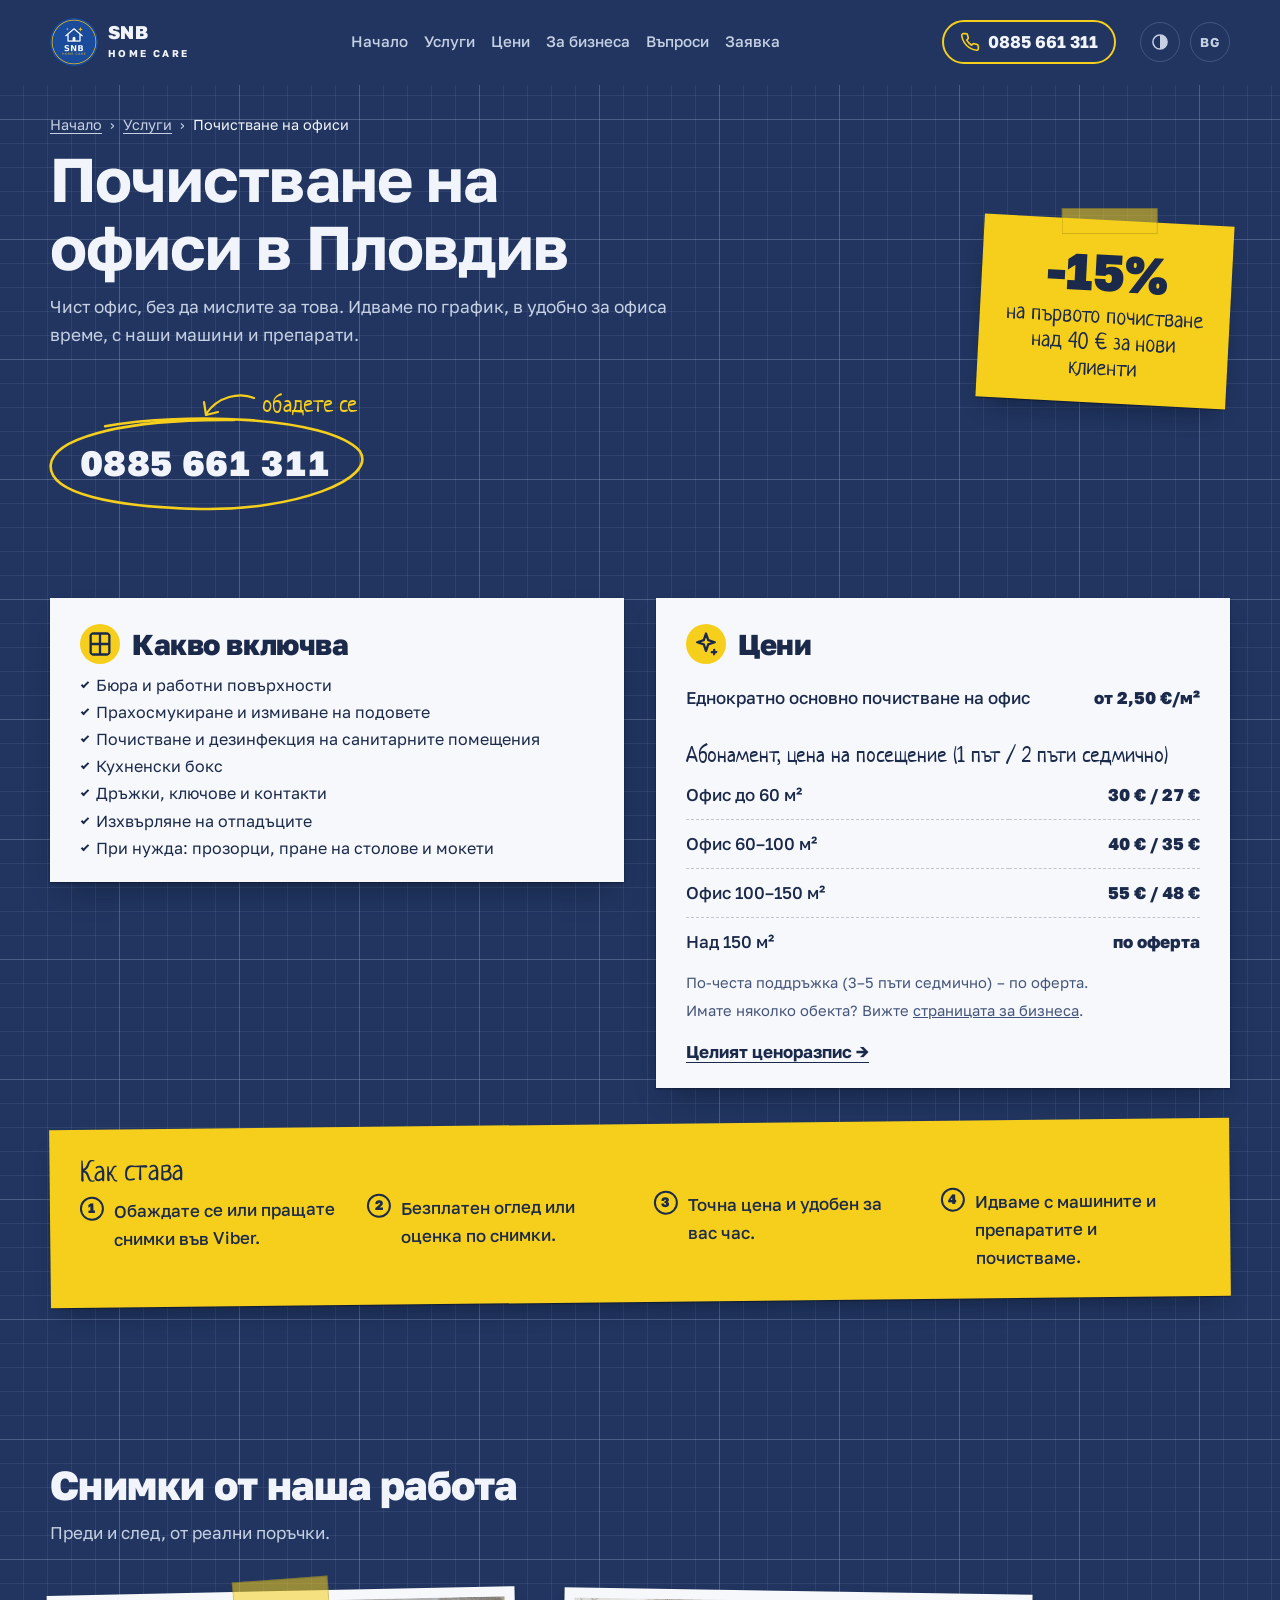
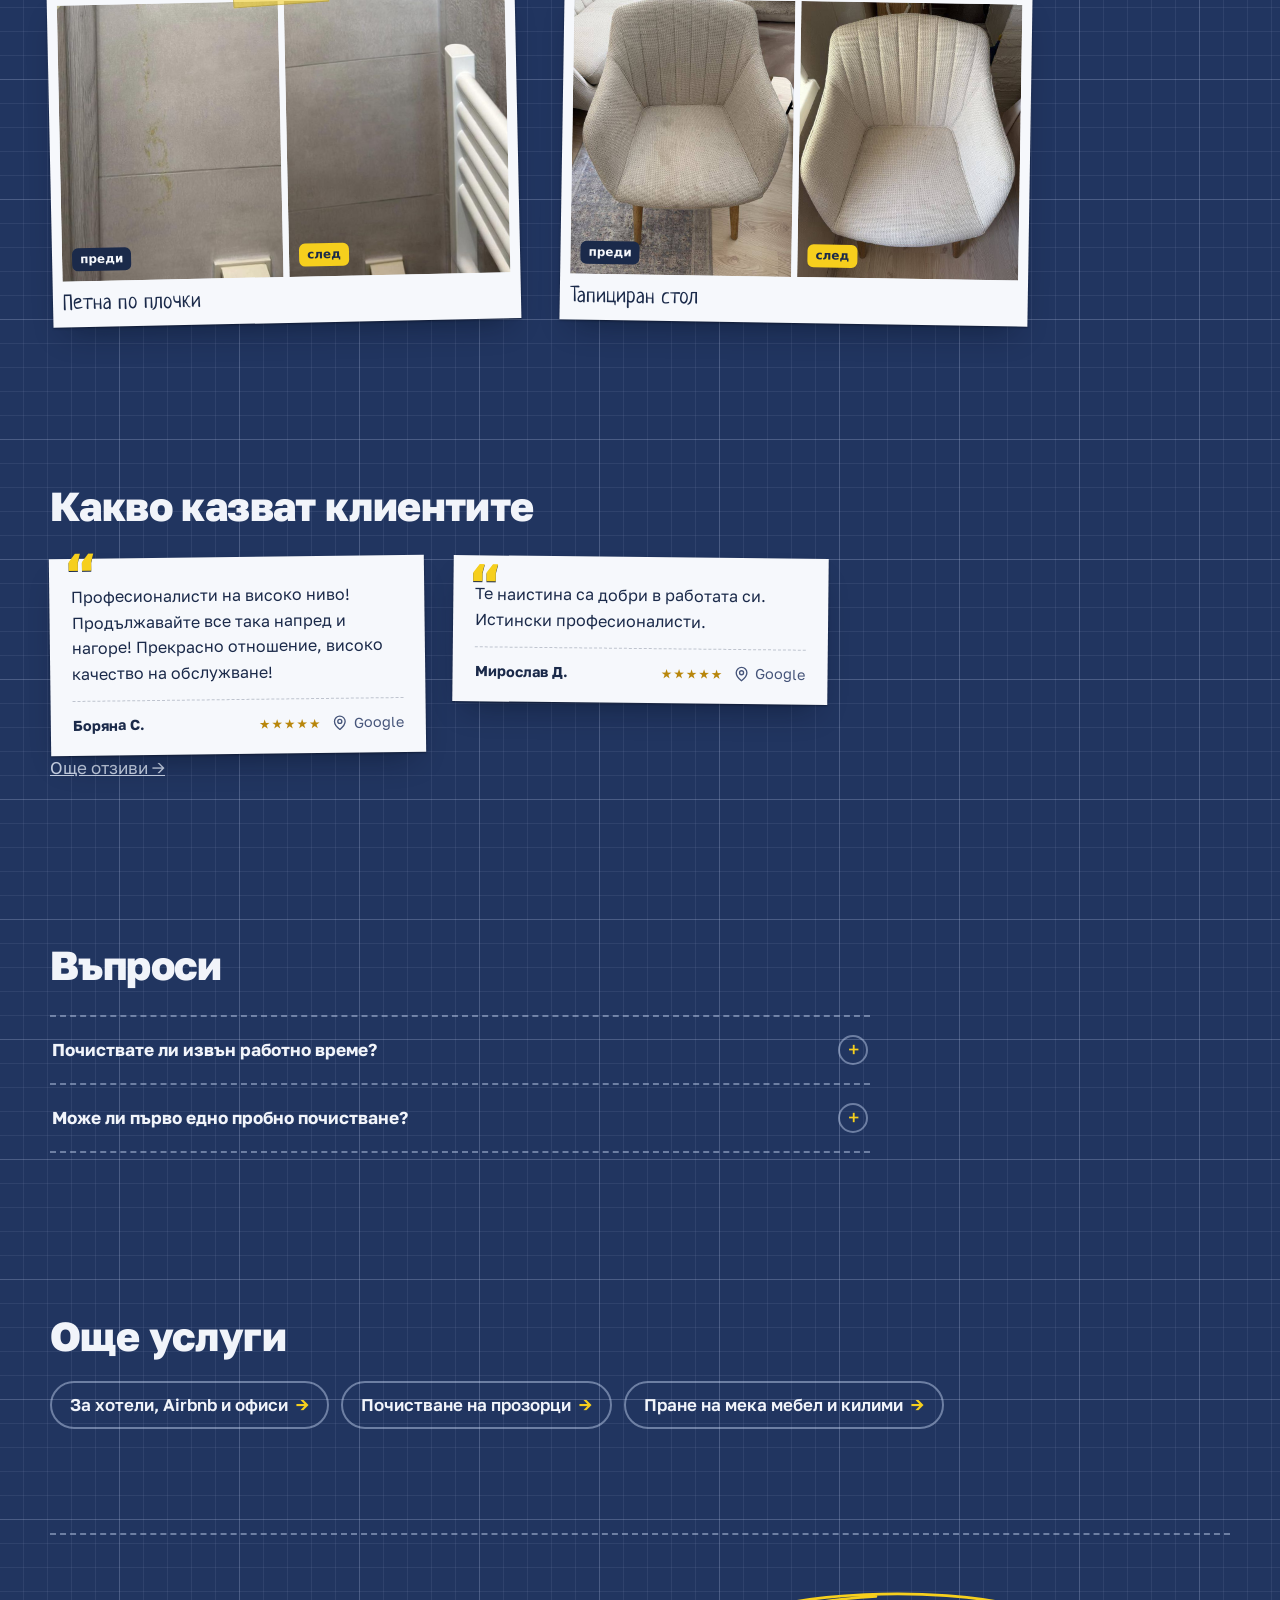
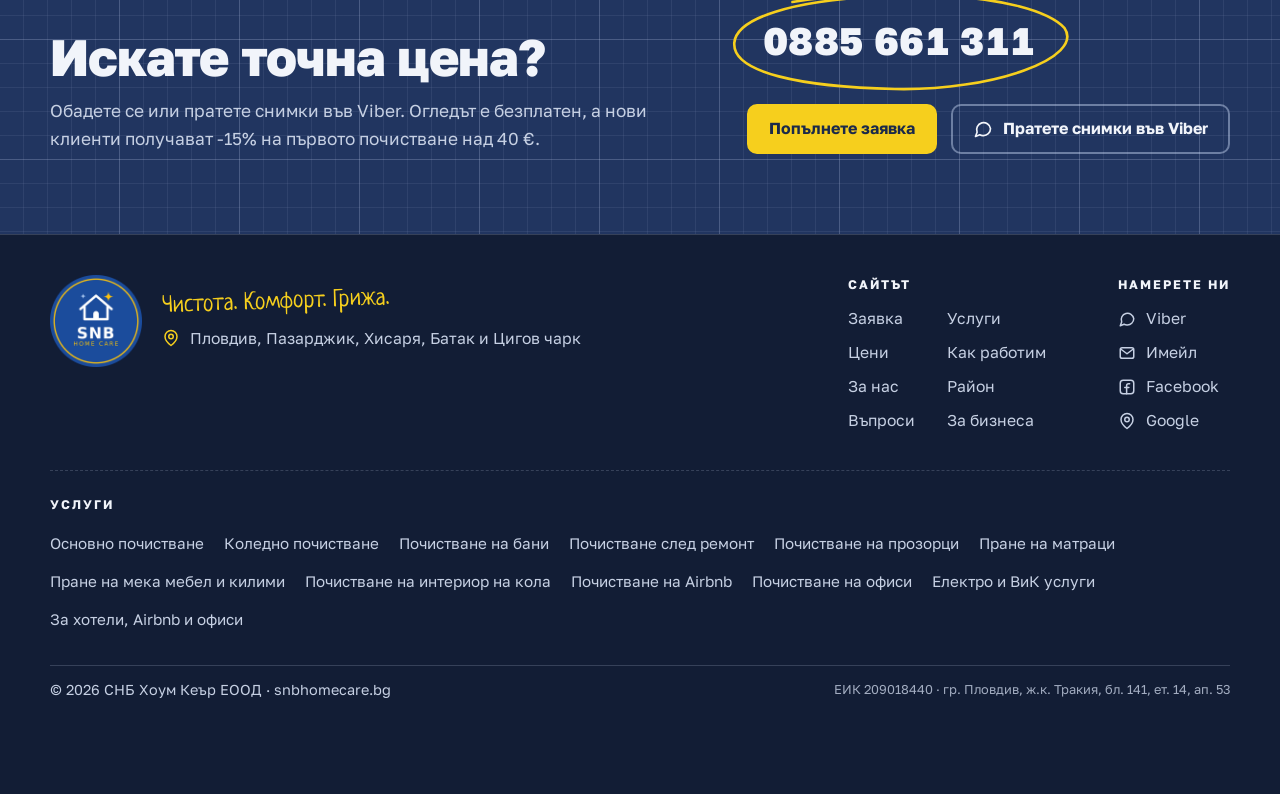
<file: uslugi/pochistvane-na-ofisi/index.html>
<!doctype html>
<html lang="bg" data-lang="bg">
<head>
<meta charset="utf-8">
<meta name="viewport" content="width=device-width, initial-scale=1, viewport-fit=cover">
<title>Почистване на офиси в Пловдив, абонамент от 27 €: SNB Home Care</title>
<meta name="description" content="Еднократно и абонаментно почистване на офиси, кабинети и магазини в Пловдив и района. Основно почистване от 2,50 €/м², абонамент от 27 € на посещение. Безплатен оглед. Тел.: 0885 661 311.">
<meta property="og:type" content="website">
<meta property="og:site_name" content="SNB Home Care">
<meta property="og:locale" content="bg_BG">
<meta property="og:title" content="Почистване на офиси в Пловдив, абонамент от 27 €: SNB Home Care">
<meta property="og:description" content="Еднократно и абонаментно почистване на офиси, кабинети и магазини в Пловдив и района. Основно почистване от 2,50 €/м², абонамент от 27 € на посещение. Безплатен оглед. Тел.: 0885 661 311.">
<meta property="og:url" content="https://snbhomecare.bg/uslugi/pochistvane-na-ofisi/">
<meta property="og:image" content="https://snbhomecare.bg/img/og.jpg">
<meta property="og:image:type" content="image/jpeg">
<meta property="og:image:width" content="1200">
<meta property="og:image:height" content="630">
<meta name="twitter:card" content="summary_large_image">
<meta name="twitter:image" content="https://snbhomecare.bg/img/og.jpg">
<meta name="theme-color" content="#121d35">
<link rel="canonical" href="https://snbhomecare.bg/uslugi/pochistvane-na-ofisi/" data-base="https://snbhomecare.bg/uslugi/pochistvane-na-ofisi/">
<link rel="alternate" hreflang="bg" href="https://snbhomecare.bg/uslugi/pochistvane-na-ofisi/">
<link rel="alternate" hreflang="en" href="https://snbhomecare.bg/uslugi/pochistvane-na-ofisi/?lang=en">
<link rel="icon" href="/img/favicon.png" type="image/png">
<link rel="apple-touch-icon" href="/img/apple-touch-icon.png">
<script>try{var t=localStorage.getItem('snb-theme');if(t==='light'||t==='dark')document.documentElement.dataset.theme=t;}catch(e){}</script>
<link rel="preconnect" href="https://fonts.googleapis.com">
<link rel="preconnect" href="https://fonts.gstatic.com" crossorigin>
<link rel="stylesheet" href="https://fonts.googleapis.com/css2?family=Golos+Text:wght@400;500;600;700;800&family=Neucha&display=swap">
<link rel="stylesheet" href="/css/style.css">
<script type="application/ld+json">
{
 "@context": "https://schema.org",
 "@graph": [
  {
   "@type": "Service",
   "@id": "https://snbhomecare.bg/uslugi/pochistvane-na-ofisi/#service",
   "name": "Почистване на офиси",
   "serviceType": "Почистване на офиси",
   "url": "https://snbhomecare.bg/uslugi/pochistvane-na-ofisi/",
   "description": "Еднократно и абонаментно почистване на офиси, кабинети и магазини в Пловдив и района. Основно почистване от 2,50 €/м², абонамент от 27 € на посещение. Безплатен оглед. Тел.: 0885 661 311.",
   "provider": {
    "@id": "https://snbhomecare.bg/#business"
   },
   "areaServed": [
    {
     "@type": "City",
     "name": "Пловдив"
    },
    {
     "@type": "City",
     "name": "Пазарджик"
    },
    {
     "@type": "City",
     "name": "Хисаря"
    },
    {
     "@type": "City",
     "name": "Батак"
    },
    {
     "@type": "City",
     "name": "Цигов чарк"
    }
   ],
   "offers": [
    {
     "@type": "Offer",
     "name": "Еднократно основно почистване на офис",
     "priceCurrency": "EUR",
     "price": "2.50",
     "description": "от 2,50 €/м²"
    },
    {
     "@type": "Offer",
     "name": "Офис до 60 м²",
     "priceCurrency": "EUR",
     "price": "30",
     "description": "30 € / 27 €"
    },
    {
     "@type": "Offer",
     "name": "Офис 60–100 м²",
     "priceCurrency": "EUR",
     "price": "40",
     "description": "40 € / 35 €"
    },
    {
     "@type": "Offer",
     "name": "Офис 100–150 м²",
     "priceCurrency": "EUR",
     "price": "55",
     "description": "55 € / 48 €"
    }
   ]
  },
  {
   "@type": "BreadcrumbList",
   "itemListElement": [
    {
     "@type": "ListItem",
     "position": 1,
     "name": "Начало",
     "item": "https://snbhomecare.bg/"
    },
    {
     "@type": "ListItem",
     "position": 2,
     "name": "Услуги",
     "item": "https://snbhomecare.bg/#services"
    },
    {
     "@type": "ListItem",
     "position": 3,
     "name": "Почистване на офиси",
     "item": "https://snbhomecare.bg/uslugi/pochistvane-na-ofisi/"
    }
   ]
  },
  {
   "@type": "FAQPage",
   "mainEntity": [
    {
     "@type": "Question",
     "name": "Почиствате ли извън работно време?",
     "acceptedAnswer": {
      "@type": "Answer",
      "text": "Да. Графикът се съобразява с работното време на офиса и го уговаряме предварително."
     }
    },
    {
     "@type": "Question",
     "name": "Може ли първо едно пробно почистване?",
     "acceptedAnswer": {
      "@type": "Answer",
      "text": "Да. Започваме с едно почистване, преценявате резултата и тогава уговаряме абонамент."
     }
    }
   ]
  }
 ]
}
</script>
</head>
<body class="prices-page svc-page">
<svg width="0" height="0" style="position:absolute" aria-hidden="true">
  <symbol id="i-phone" viewBox="0 0 24 24"><path fill="none" stroke="currentColor" stroke-width="2" stroke-linecap="round" stroke-linejoin="round" d="M22 16.9v3a2 2 0 0 1-2.2 2 19.8 19.8 0 0 1-8.6-3.1 19.5 19.5 0 0 1-6-6A19.8 19.8 0 0 1 2.1 4.2 2 2 0 0 1 4.1 2h3a2 2 0 0 1 2 1.7c.1.9.4 1.8.7 2.7a2 2 0 0 1-.5 2.1L8 9.8a16 16 0 0 0 6 6l1.3-1.3a2 2 0 0 1 2.1-.4c.9.3 1.8.6 2.7.7a2 2 0 0 1 1.7 2Z"/></symbol>
  <symbol id="i-chat" viewBox="0 0 24 24"><path fill="none" stroke="currentColor" stroke-width="2" stroke-linecap="round" stroke-linejoin="round" d="M21 11.5a8.4 8.4 0 0 1-9 8.4 8.6 8.6 0 0 1-3.9-.9L3 21l1.9-5.1A8.4 8.4 0 1 1 21 11.5Z"/></symbol>
  <symbol id="i-pin" viewBox="0 0 24 24"><path fill="none" stroke="currentColor" stroke-width="2" stroke-linecap="round" stroke-linejoin="round" d="M20 10c0 6-8 12-8 12s-8-6-8-12a8 8 0 0 1 16 0Z"/><circle cx="12" cy="10" r="3" fill="none" stroke="currentColor" stroke-width="2"/></symbol>
  <symbol id="i-home" viewBox="0 0 24 24"><path fill="none" stroke="currentColor" stroke-width="2" stroke-linecap="round" stroke-linejoin="round" d="m3 10 9-7 9 7v10a2 2 0 0 1-2 2H5a2 2 0 0 1-2-2Z M9 22V12h6v10"/></symbol>
  <symbol id="i-key" viewBox="0 0 24 24"><circle cx="7.5" cy="15.5" r="4.5" fill="none" stroke="currentColor" stroke-width="2"/><path fill="none" stroke="currentColor" stroke-width="2" stroke-linecap="round" d="m10.7 12.3 9.3-9.3M16 7l3 3M14 9l2 2"/></symbol>
  <symbol id="i-sparkle" viewBox="0 0 24 24"><path fill="none" stroke="currentColor" stroke-width="2" stroke-linejoin="round" d="M12 3l1.9 5.6L19.5 10.5l-5.6 1.9L12 18l-1.9-5.6L4.5 10.5l5.6-1.9Z"/><path fill="none" stroke="currentColor" stroke-width="2" stroke-linecap="round" d="M19 17v4M17 19h4"/></symbol>
  <symbol id="i-sofa" viewBox="0 0 24 24"><path fill="none" stroke="currentColor" stroke-width="2" stroke-linecap="round" stroke-linejoin="round" d="M4 11V8a3 3 0 0 1 3-3h10a3 3 0 0 1 3 3v3M2 13a2 2 0 0 1 4 0v2h12v-2a2 2 0 0 1 4 0v5H2Z M5 18v2M19 18v2"/></symbol>
  <symbol id="i-bed" viewBox="0 0 24 24"><path fill="none" stroke="currentColor" stroke-width="2" stroke-linecap="round" stroke-linejoin="round" d="M2 20V6M2 16h20v4M22 16v-4a3 3 0 0 0-3-3H10v7M6 12.5a1.5 1.5 0 1 0 0-.01"/></symbol>
  <symbol id="i-car" viewBox="0 0 24 24"><path fill="none" stroke="currentColor" stroke-width="2" stroke-linecap="round" stroke-linejoin="round" d="M5 17H3v-5l2-5h14l2 5v5h-2M5 12h14"/><circle cx="7.5" cy="17" r="2" fill="none" stroke="currentColor" stroke-width="2"/><circle cx="16.5" cy="17" r="2" fill="none" stroke="currentColor" stroke-width="2"/></symbol>
  <symbol id="i-window" viewBox="0 0 24 24"><rect x="4" y="3" width="16" height="18" rx="1.5" fill="none" stroke="currentColor" stroke-width="2"/><path fill="none" stroke="currentColor" stroke-width="2" d="M12 3v18M4 12h16"/></symbol>
  <symbol id="i-tool" viewBox="0 0 24 24"><path fill="none" stroke="currentColor" stroke-width="2" stroke-linecap="round" stroke-linejoin="round" d="M14.7 6.3a4 4 0 0 0 5 5L22 14l-8 8-2.3-2.3a4 4 0 0 0-5-5L4 12l8-8Z M13 2l-1.5 4.5M7 13l-5 5 4 4 5-5"/></symbol>
  <symbol id="i-mail" viewBox="0 0 24 24"><rect x="3" y="5" width="18" height="14" rx="2.5" fill="none" stroke="currentColor" stroke-width="2"/><path d="m4 7 8 6 8-6" fill="none" stroke="currentColor" stroke-width="2" stroke-linecap="round" stroke-linejoin="round"/></symbol>
  <symbol id="i-fb" viewBox="0 0 24 24"><rect x="3" y="3" width="18" height="18" rx="4" fill="none" stroke="currentColor" stroke-width="2"/><path fill="none" stroke="currentColor" stroke-width="2" stroke-linecap="round" stroke-linejoin="round" d="M15.5 7.5H14a2.5 2.5 0 0 0-2.5 2.5v11M9 12.5h5.5"/></symbol>
</svg>

  <header class="top gutter">
    <div class="wrap">
      <a class="logo" href="/" data-bg-aria-label="SNB Home Care, начална страница" data-en-aria-label="SNB Home Care, home page">
        <img src="/img/logo-96.png" width="48" height="48" alt="">
        <span><b>SNB</b><small>HOME CARE</small></span>
      </a>
      <nav id="nav" data-bg-aria-label="Навигация" data-en-aria-label="Navigation">
        <a href="/"><span lang="bg">Начало</span><span lang="en">Home</span></a>
        <a href="/#services"><span lang="bg">Услуги</span><span lang="en">Services</span></a>
        <a href="/ceni/"><span lang="bg">Цени</span><span lang="en">Prices</span></a>
        <a href="/za-biznesa/"><span lang="bg">За бизнеса</span><span lang="en">For businesses</span></a>
        <a href="/#faq"><span lang="bg">Въпроси</span><span lang="en">FAQ</span></a>
        <a href="/#order"><span lang="bg">Заявка</span><span lang="en">Request</span></a>
      </nav>
      <div class="top-right">
        <a class="tel" href="tel:+359885661311">
          <svg aria-hidden="true"><use href="#i-phone"/></svg>
          <span lang="bg">0885 661 311</span><span lang="en">+359 885 661 311</span>
        </a>
        <button type="button" class="round theme" id="theme" data-mode="system">
          <svg class="t-system" viewBox="0 0 24 24" aria-hidden="true"><circle cx="12" cy="12" r="8.5" fill="none" stroke="currentColor" stroke-width="1.8"/><path d="M12 3.5a8.5 8.5 0 0 1 0 17z" fill="currentColor"/></svg>
          <svg class="t-light" viewBox="0 0 24 24" aria-hidden="true"><circle cx="12" cy="12" r="4.2" fill="none" stroke="currentColor" stroke-width="1.8"/><path d="M12 2.5v2.6M12 18.9v2.6M2.5 12h2.6M18.9 12h2.6M5.3 5.3l1.8 1.8M16.9 16.9l1.8 1.8M5.3 18.7l1.8-1.8M16.9 7.1l1.8-1.8" stroke="currentColor" stroke-width="1.8" stroke-linecap="round"/></svg>
          <svg class="t-dark" viewBox="0 0 24 24" aria-hidden="true"><path d="M20 14.6A8.5 8.5 0 1 1 9.4 4a6.8 6.8 0 0 0 10.6 10.6z" fill="none" stroke="currentColor" stroke-width="1.8" stroke-linejoin="round"/></svg>
        </button>
        <button type="button" class="round lang-btn" id="lang" data-lang-set="en" aria-label="English" title="English">BG</button>
        <button type="button" class="round menu-btn" id="menu" aria-expanded="false" aria-controls="nav" aria-label="Меню" data-bg-aria-label="Меню" data-en-aria-label="Menu">
          <svg class="m-open" viewBox="0 0 24 24" aria-hidden="true"><path d="M4 7h16M4 12h16M4 17h16" fill="none" stroke="currentColor" stroke-width="2" stroke-linecap="round"/></svg>
          <svg class="m-close" viewBox="0 0 24 24" aria-hidden="true"><path d="M6 6l12 12M18 6 6 18" fill="none" stroke="currentColor" stroke-width="2" stroke-linecap="round"/></svg>
        </button>
      </div>
    </div>
  </header>

  <main>
    <section class="pr-hero gutter">
      <div class="wrap">
        <div>
          <nav class="crumbs" data-bg-aria-label="Къде сте" data-en-aria-label="You are here"><a href="/"><span lang="bg">Начало</span><span lang="en">Home</span></a><span aria-hidden="true">›</span><a href="/#services"><span lang="bg">Услуги</span><span lang="en">Services</span></a><span aria-hidden="true">›</span><span aria-current="page"><span lang="bg">Почистване на офиси</span><span lang="en">Office cleaning</span></span></nav>
          <h1><span lang="bg">Почистване на офиси в Пловдив</span><span lang="en">Office cleaning in Plovdiv</span></h1>
          <p class="lede"><span lang="bg">Чист офис, без да мислите за това. Идваме по график, в удобно за офиса време, с наши машини и препарати.</span><span lang="en">A clean office without you having to think about it. We come on a schedule, at a time that suits the office, with our own machines and products.</span></p>
          <div class="phone-row">
            <a class="circled" href="tel:+359885661311">
              <span lang="bg">0885 661 311</span><span lang="en">+359 885 661 311</span>
              <svg class="ring" viewBox="0 0 300 100" preserveAspectRatio="none" aria-hidden="true"><path pathLength="1" d="M58 14 C 130 0, 262 4, 292 38 C 310 66, 230 97, 146 95 C 66 93, 6 80, 8 52 C 10 26, 70 10, 150 8 C 190 7, 214 9, 236 13" fill="none" stroke="currentColor" stroke-width="2.6" stroke-linecap="round" vector-effect="non-scaling-stroke"/></svg>
            </a>
            <span class="hand aside-note" aria-hidden="true">
              <svg viewBox="0 0 56 34"><path d="M54 8 C 40 2, 18 6, 6 24 M4 12 L6 25 L18 22" fill="none" stroke="currentColor" stroke-width="2.2" stroke-linecap="round" stroke-linejoin="round"/></svg>
              <span lang="bg">обадете се</span><span lang="en">call us</span>
            </span>
          </div>
        </div>
        <p class="sticky tape pr-offer"><b>-15%</b><span lang="bg">на първото почистване над 40 € за нови клиенти</span><span lang="en">off your first cleaning over €40 as a new customer</span></p>
      </div>
    </section>

    <div class="sec gutter pr-sec">
      <div class="wrap pr-grid">
        <section class="pr-card">
          <h2><svg aria-hidden="true"><use href="#i-window"/></svg><span lang="bg">Какво включва</span><span lang="en">What's included</span></h2>
          <ul class="pr-inc sv-inc"><li><span lang="bg">Бюра и работни повърхности</span><span lang="en">Desks and work surfaces</span></li><li><span lang="bg">Прахосмукиране и измиване на подовете</span><span lang="en">Vacuuming and washing the floors</span></li><li><span lang="bg">Почистване и дезинфекция на санитарните помещения</span><span lang="en">Toilets cleaned and disinfected</span></li><li><span lang="bg">Кухненски бокс</span><span lang="en">The kitchenette</span></li><li><span lang="bg">Дръжки, ключове и контакти</span><span lang="en">Handles, switches and sockets</span></li><li><span lang="bg">Изхвърляне на отпадъците</span><span lang="en">Taking out the rubbish</span></li><li><span lang="bg">При нужда: прозорци, пране на столове и мокети</span><span lang="en">When needed: windows, chair and carpet washing</span></li></ul>
        </section>
        <section class="pr-card">
          <h2><svg aria-hidden="true"><use href="#i-sparkle"/></svg><span lang="bg">Цени</span><span lang="en">Prices</span></h2>
          <table class="pr-table">
            <tbody>
            <tr><th scope="row"><span lang="bg">Еднократно основно почистване на офис</span><span lang="en">One-off deep clean of an office</span></th><td><span lang="bg">от 2,50 €/м²</span><span lang="en">from €2.50/m²</span></td></tr>
            </tbody>
          </table>
          <table class="pr-table">
            <caption><span lang="bg">Абонамент, цена на посещение (1 път / 2 пъти седмично)</span><span lang="en">Subscription, price per visit (once / twice a week)</span></caption>
            <tbody>
            <tr><th scope="row"><span lang="bg">Офис до 60 м²</span><span lang="en">Office up to 60 m²</span></th><td><span lang="bg">30 € / 27 €</span><span lang="en">€30 / €27</span></td></tr>
            <tr><th scope="row"><span lang="bg">Офис 60–100 м²</span><span lang="en">Office 60–100 m²</span></th><td><span lang="bg">40 € / 35 €</span><span lang="en">€40 / €35</span></td></tr>
            <tr><th scope="row"><span lang="bg">Офис 100–150 м²</span><span lang="en">Office 100–150 m²</span></th><td><span lang="bg">55 € / 48 €</span><span lang="en">€55 / €48</span></td></tr>
            <tr><th scope="row"><span lang="bg">Над 150 м²</span><span lang="en">Over 150 m²</span></th><td><span lang="bg">по оферта</span><span lang="en">on quote</span></td></tr>
            </tbody>
          </table>
          <p class="pr-note"><span lang="bg">По-честа поддръжка (3–5 пъти седмично) – по оферта.</span><span lang="en">More frequent visits (3–5 times a week) on quote.</span></p>
          <p class="pr-note"><span lang="bg">Имате няколко обекта? Вижте <a href="/za-biznesa/">страницата за бизнеса</a>.</span><span lang="en">Several sites? See the <a href="/za-biznesa/">page for businesses</a>.</span></p>
          <a class="price-link sv-all" href="/ceni/"><span lang="bg">Целият ценоразпис →</span><span lang="en">The full price list →</span></a>
        </section>
        <section class="sticky pr-terms sv-steps">
          <h2 class="t"><span lang="bg">Как става</span><span lang="en">How it works</span></h2>
          <ol><li><span lang="bg">Обаждате се или пращате снимки във Viber.</span><span lang="en">Call us or send photos on Viber.</span></li><li><span lang="bg">Безплатен оглед или оценка по снимки.</span><span lang="en">A free visit, or a price from the photos.</span></li><li><span lang="bg">Точна цена и удобен за вас час.</span><span lang="en">An exact price and a time that suits you.</span></li><li><span lang="bg">Идваме с машините и препаратите и почистваме.</span><span lang="en">We bring the machines and products and do the job.</span></li></ol>
        </section>
      </div>
    </div>

    <section class="sec gutter sv-photos">
      <div class="wrap">
        <h2><span lang="bg">Снимки от наша работа</span><span lang="en">Photos of our work</span></h2>
        <p class="ba-lede"><span lang="bg">Преди и след, от реални поръчки.</span><span lang="en">Before and after, from real jobs.</span></p>
        <div class="ba-grid all">
          <figure class="print ba-card tape">
            <div class="ba-row">
              <div class="ph"><img class="ph-img" src="/img/tile-stain-before.jpg" loading="lazy" alt="Преди: петна по плочки" data-bg-alt="Преди: петна по плочки" data-en-alt="Before: stains on tiles"><span lang="bg">преди</span><span lang="en">before</span></div>
              <div class="ph"><img class="ph-img" src="/img/tile-stain-after.jpg" loading="lazy" alt="След почистване" data-bg-alt="След" data-en-alt="After"><span lang="bg">след</span><span lang="en">after</span></div>
            </div>
            <figcaption><span lang="bg">Петна по плочки</span><span lang="en">Tile stains</span></figcaption>
          </figure>
          <figure class="print ba-card">
            <div class="ba-row">
              <div class="ph"><img class="ph-img" src="/img/chair-before.jpg" loading="lazy" alt="Преди: петна по стол" data-bg-alt="Преди: петна по стол" data-en-alt="Before: stains on a chair"><span lang="bg">преди</span><span lang="en">before</span></div>
              <div class="ph"><img class="ph-img" src="/img/chair-after.jpg" loading="lazy" alt="След почистване" data-bg-alt="След" data-en-alt="After"><span lang="bg">след</span><span lang="en">after</span></div>
            </div>
            <figcaption><span lang="bg">Тапициран стол</span><span lang="en">Upholstered chair</span></figcaption>
          </figure>
        </div>
      </div>
    </section>

    <section class="sec gutter sv-reviews">
      <div class="wrap">
        <h2><span lang="bg">Какво казват клиентите</span><span lang="en">What customers say</span></h2>
        <div class="rv-wall">
          <figure class="rv"><blockquote><p><span lang="bg">Професионалисти на високо ниво! Продължавайте все така напред и нагоре! Прекрасно отношение, високо качество на обслужване!</span><span lang="en">Top-level professionals! Keep going onwards and upwards! A wonderful attitude and high-quality service!</span></p></blockquote><figcaption><b><span lang="bg">Боряна С.</span><span lang="en">Boryana S.</span></b><span class="rv-src"><span class="stars" aria-hidden="true">★★★★★</span><svg aria-hidden="true"><use href="#i-pin"/></svg>Google</span></figcaption></figure>
          <figure class="rv"><blockquote><p><span lang="bg">Те наистина са добри в работата си. Истински професионалисти.</span><span lang="en">They're really good at what they do. True professionals.</span></p></blockquote><figcaption><b><span lang="bg">Мирослав Д.</span><span lang="en">Miroslav D.</span></b><span class="rv-src"><span class="stars" aria-hidden="true">★★★★★</span><svg aria-hidden="true"><use href="#i-pin"/></svg>Google</span></figcaption></figure>
        </div>
        <p class="sv-more-rv"><a href="/#reviews"><span lang="bg">Още отзиви →</span><span lang="en">More reviews →</span></a></p>
      </div>
    </section>

    <section class="sec gutter faq-sec" id="faq" aria-labelledby="faq-h">
      <div class="wrap">
        <h2 id="faq-h"><span lang="bg">Въпроси</span><span lang="en">Questions</span></h2>
        <div class="faq">
          <details class="faq-q"><summary><span lang="bg">Почиствате ли извън работно време?</span><span lang="en">Do you clean outside office hours?</span></summary><div class="faq-a"><p lang="bg">Да. Графикът се съобразява с работното време на офиса и го уговаряме предварително.</p><p lang="en">Yes. The schedule follows your office hours and we agree it in advance.</p></div></details>
          <details class="faq-q"><summary><span lang="bg">Може ли първо едно пробно почистване?</span><span lang="en">Can we start with one trial clean?</span></summary><div class="faq-a"><p lang="bg">Да. Започваме с едно почистване, преценявате резултата и тогава уговаряме абонамент.</p><p lang="en">Yes. We start with one clean, you judge the result, and then we agree a subscription.</p></div></details>
        </div>
      </div>
    </section>

    <section class="sec gutter sv-related" aria-labelledby="rel-h">
      <div class="wrap">
        <h2 id="rel-h"><span lang="bg">Още услуги</span><span lang="en">More services</span></h2>
        <div class="chips"><a class="chip" href="/za-biznesa/"><span lang="bg">За хотели, Airbnb и офиси</span><span lang="en">For hotels, Airbnb and offices</span></a><a class="chip" href="/uslugi/prozorci/"><span lang="bg">Почистване на прозорци</span><span lang="en">Window cleaning</span></a><a class="chip" href="/uslugi/prane-na-mebel/"><span lang="bg">Пране на мека мебел и килими</span><span lang="en">Upholstery and rug cleaning</span></a></div>
      </div>
    </section>

    <section class="sec gutter" id="contact">
      <div class="wrap">
        <div class="call-page">
          <div>
            <h2><span lang="bg">Искате точна цена?</span><span lang="en">Want an exact price?</span></h2>
            <p class="lede"><span lang="bg">Обадете се или пратете снимки във Viber. Огледът е безплатен, а нови клиенти получават -15% на първото почистване над 40 €.</span><span lang="en">Call us or send photos on Viber. The visit is free, and new customers get 15% off their first cleaning over €40.</span></p>
          </div>
          <div class="call-side">
            <a class="circled" href="tel:+359885661311">
              <span lang="bg">0885 661 311</span><span lang="en">+359 885 661 311</span>
              <svg class="ring" viewBox="0 0 300 100" preserveAspectRatio="none" aria-hidden="true"><path pathLength="1" d="M58 14 C 130 0, 262 4, 292 38 C 310 66, 230 97, 146 95 C 66 93, 6 80, 8 52 C 10 26, 70 10, 150 8 C 190 7, 214 9, 236 13" fill="none" stroke="currentColor" stroke-width="2.6" stroke-linecap="round" vector-effect="non-scaling-stroke"/></svg>
            </a>
            <div class="actions">
              <a class="btn btn-fill" href="/?svc=care&amp;mode=sub#order"><span lang="bg">Попълнете заявка</span><span lang="en">Fill in a request</span></a>
              <a class="btn btn-line" href="viber://chat?number=%2B359885661311"><svg aria-hidden="true"><use href="#i-chat"/></svg><span lang="bg">Пратете снимки във Viber</span><span lang="en">Send photos on Viber</span></a>
            </div>
          </div>
        </div>
      </div>
    </section>
  </main>

  <footer class="foot gutter">
    <div class="wrap">
      <div class="foot-top">
        <div class="foot-brand">
          <a class="foot-logo" href="/" data-bg-aria-label="SNB Home Care, към началото" data-en-aria-label="SNB Home Care, back to top">
            <img src="/img/logo.png" width="384" height="384" alt="SNB Home Care">
          </a>
          <p class="hand foot-slogan"><span lang="bg">Чистота. Комфорт. Грижа.</span><span lang="en">Clean. Comfort. Care.</span></p>
          <p class="foot-area">
            <svg aria-hidden="true"><use href="#i-pin"/></svg>
            <span><span lang="bg">Пловдив, Пазарджик, Хисаря, Батак и Цигов чарк</span><span lang="en">Plovdiv, Pazardzhik, Hisarya, Batak and Tsigov Chark</span></span>
          </p>
        </div>
        <nav class="foot-col" data-bg-aria-label="Навигация в долната част" data-en-aria-label="Footer navigation">
          <h3><span lang="bg">Сайтът</span><span lang="en">The site</span></h3>
          <a href="/#order"><span lang="bg">Заявка</span><span lang="en">Request</span></a>
          <a href="/#services"><span lang="bg">Услуги</span><span lang="en">Services</span></a>
          <a href="/ceni/"><span lang="bg">Цени</span><span lang="en">Prices</span></a>
          <a href="/#steps"><span lang="bg">Как работим</span><span lang="en">How it works</span></a>
          <a href="/#about"><span lang="bg">За нас</span><span lang="en">About us</span></a>
          <a href="/#area"><span lang="bg">Район</span><span lang="en">Area</span></a>
          <a href="/#faq"><span lang="bg">Въпроси</span><span lang="en">FAQ</span></a>
          <a href="/za-biznesa/"><span lang="bg">За бизнеса</span><span lang="en">For businesses</span></a>
        </nav>
        <div class="foot-col">
          <h3><span lang="bg">Намерете ни</span><span lang="en">Find us</span></h3>
          <a href="viber://chat?number=%2B359885661311"><svg aria-hidden="true"><use href="#i-chat"/></svg>Viber</a>
          <a href="mailto:snbhomecare@gmail.com"><svg aria-hidden="true"><use href="#i-mail"/></svg><span lang="bg">Имейл</span><span lang="en">Email</span></a>
          <a href="https://www.facebook.com/SNBHomeCare" target="_blank" rel="noopener"><svg aria-hidden="true"><use href="#i-fb"/></svg>Facebook</a>
          <a href="https://share.google/vhJVnm5u2xnnQxjWb" target="_blank" rel="noopener"><svg aria-hidden="true"><use href="#i-pin"/></svg>Google</a>
        </div>
        <!-- FOOTSVC:start -->
<nav class="foot-svc" data-bg-aria-label="Услуги" data-en-aria-label="Services"><h3><span lang="bg">Услуги</span><span lang="en">Services</span></h3><div><a href="/uslugi/osnovno-pochistvane/"><span lang="bg">Основно почистване</span><span lang="en">Deep cleaning</span></a><a href="/uslugi/koledno-pochistvane/"><span lang="bg">Коледно почистване</span><span lang="en">Christmas cleaning</span></a><a href="/uslugi/pochistvane-na-bani/"><span lang="bg">Почистване на бани</span><span lang="en">Bathroom cleaning</span></a><a href="/uslugi/pochistvane-sled-remont/"><span lang="bg">Почистване след ремонт</span><span lang="en">After-renovation cleaning</span></a><a href="/uslugi/prozorci/"><span lang="bg">Почистване на прозорци</span><span lang="en">Window cleaning</span></a><a href="/uslugi/prane-na-matraci/"><span lang="bg">Пране на матраци</span><span lang="en">Mattress cleaning</span></a><a href="/uslugi/prane-na-mebel/"><span lang="bg">Пране на мека мебел и килими</span><span lang="en">Upholstery and rug cleaning</span></a><a href="/uslugi/avtomobili/"><span lang="bg">Почистване на интериор на кола</span><span lang="en">Car interior cleaning</span></a><a href="/uslugi/airbnb/"><span lang="bg">Почистване на Airbnb</span><span lang="en">Airbnb cleaning</span></a><a href="/uslugi/pochistvane-na-ofisi/"><span lang="bg">Почистване на офиси</span><span lang="en">Office cleaning</span></a><a href="/uslugi/elektro-vik/"><span lang="bg">Електро и ВиК услуги</span><span lang="en">Electrical and plumbing</span></a><a href="/za-biznesa/"><span lang="bg">За хотели, Airbnb и офиси</span><span lang="en">For hotels, Airbnb and offices</span></a></div></nav>
<!-- FOOTSVC:end -->
      </div>
      <div class="foot-base">
        <span>© 2026 <span lang="bg">СНБ Хоум Кеър ЕООД</span><span lang="en">SNB Home Care EOOD</span> · snbhomecare.bg</span>
        <span class="foot-legal"><span lang="bg">ЕИК 209018440 · гр. Пловдив, ж.к. Тракия, бл. 141, ет. 14, ап. 53</span><span lang="en">UIC 209018440 · Trakia, bl. 141, fl. 14, apt. 53, Plovdiv, Bulgaria</span></span>
      </div>
    </div>
  </footer>

  <button type="button" class="to-top" aria-label="Обратно най-горе" data-bg-aria-label="Обратно най-горе" data-en-aria-label="Back to the top">
    <svg class="tt-ring" viewBox="0 0 56 56" aria-hidden="true"><circle cx="28" cy="28" r="25" pathLength="1"/><circle class="tt-fill" cx="28" cy="28" r="25" pathLength="1"/></svg>
    <svg class="tt-arrow" viewBox="0 0 24 24" aria-hidden="true"><path d="M12 19V5M5.5 11.5 12 5l6.5 6.5"/></svg>
    <span class="tt-note" aria-hidden="true"><span lang="bg">нагоре?</span><span lang="en">back up?</span></span>
  </button>

  <div class="mbar">
    <a class="m-tel" href="tel:+359885661311"><svg aria-hidden="true"><use href="#i-phone"/></svg><span lang="bg">Обади се</span><span lang="en">Call us</span></a>
    <a class="m-viber" href="viber://chat?number=%2B359885661311"><svg aria-hidden="true"><use href="#i-chat"/></svg>Viber</a>
    <a class="m-req" href="/#order"><span lang="bg">Заявка</span><span lang="en">Request</span></a>
  </div>

<script src="/js/main.js"></script>
<script defer src="https://static.cloudflareinsights.com/beacon.min.js" data-cf-beacon='{"token":"fed9561a117d4ad885695dc93797b30b"}'></script></body>
</html>
</file>
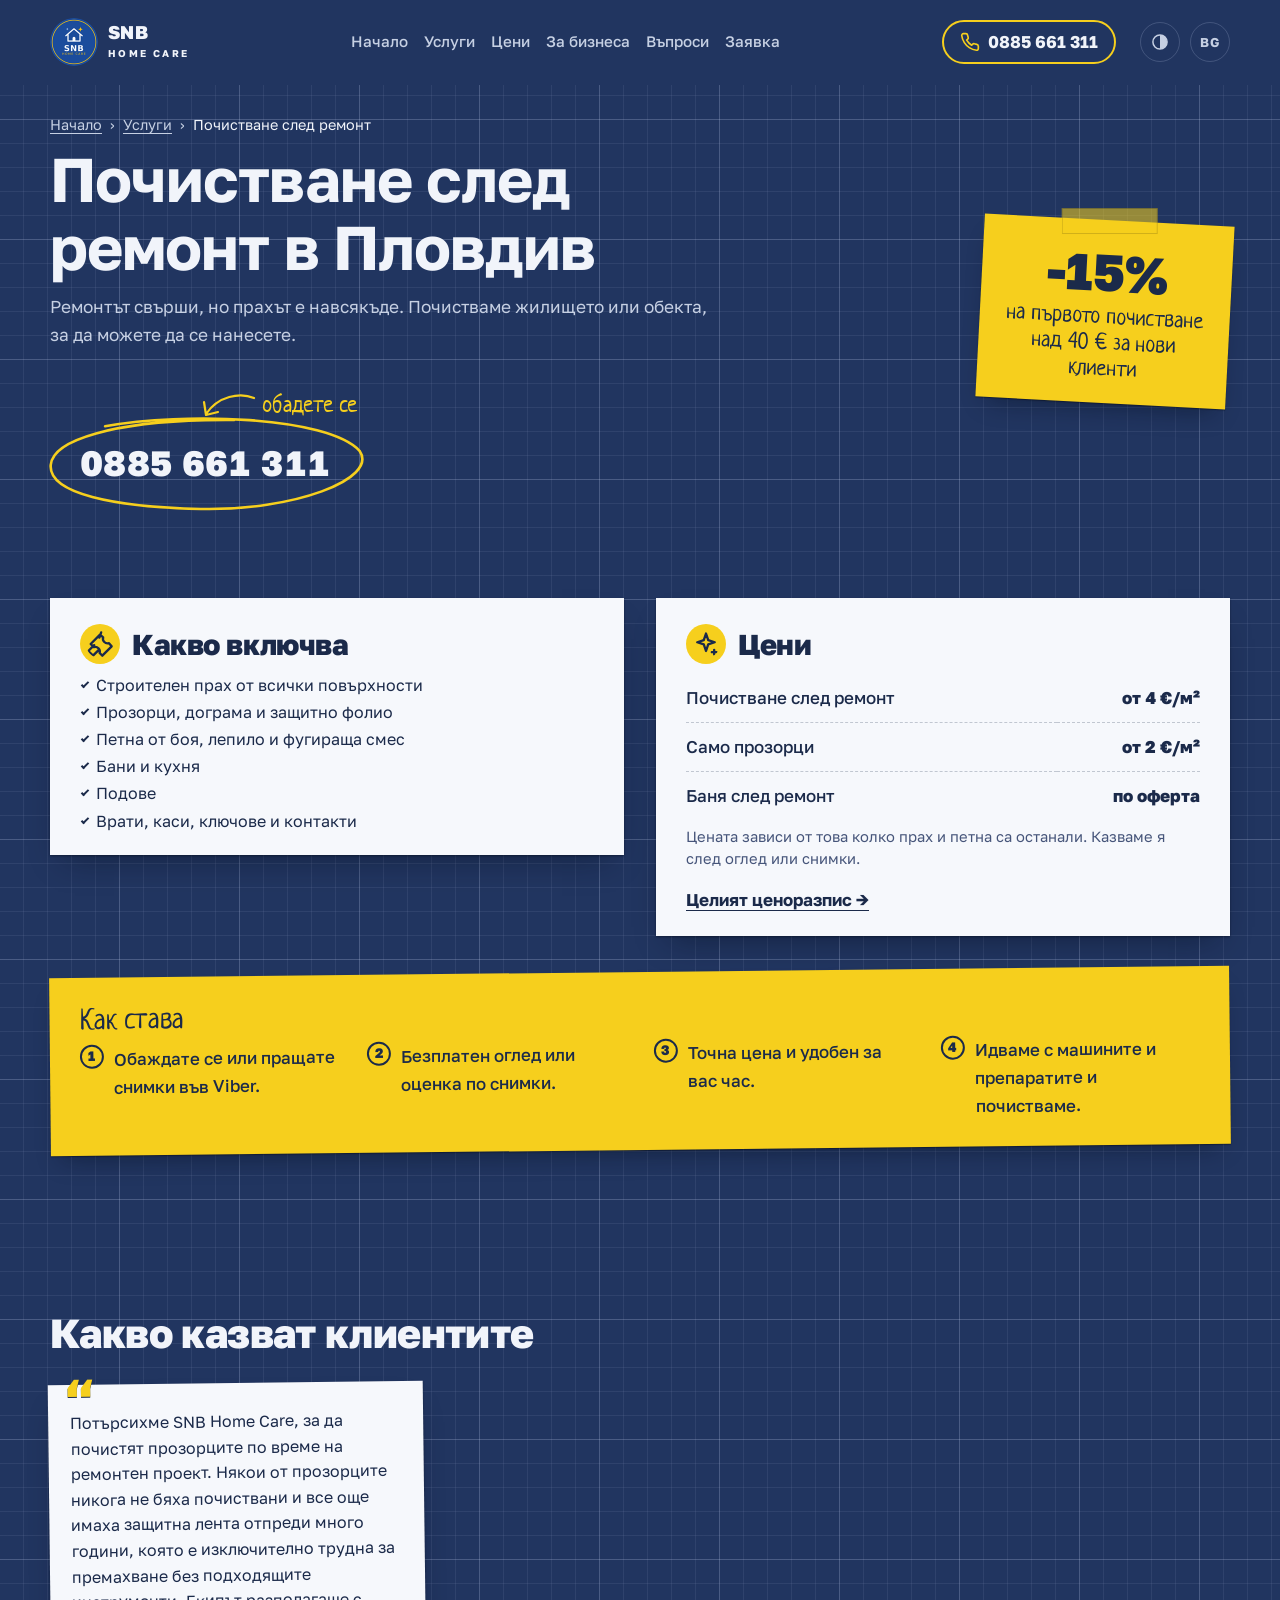
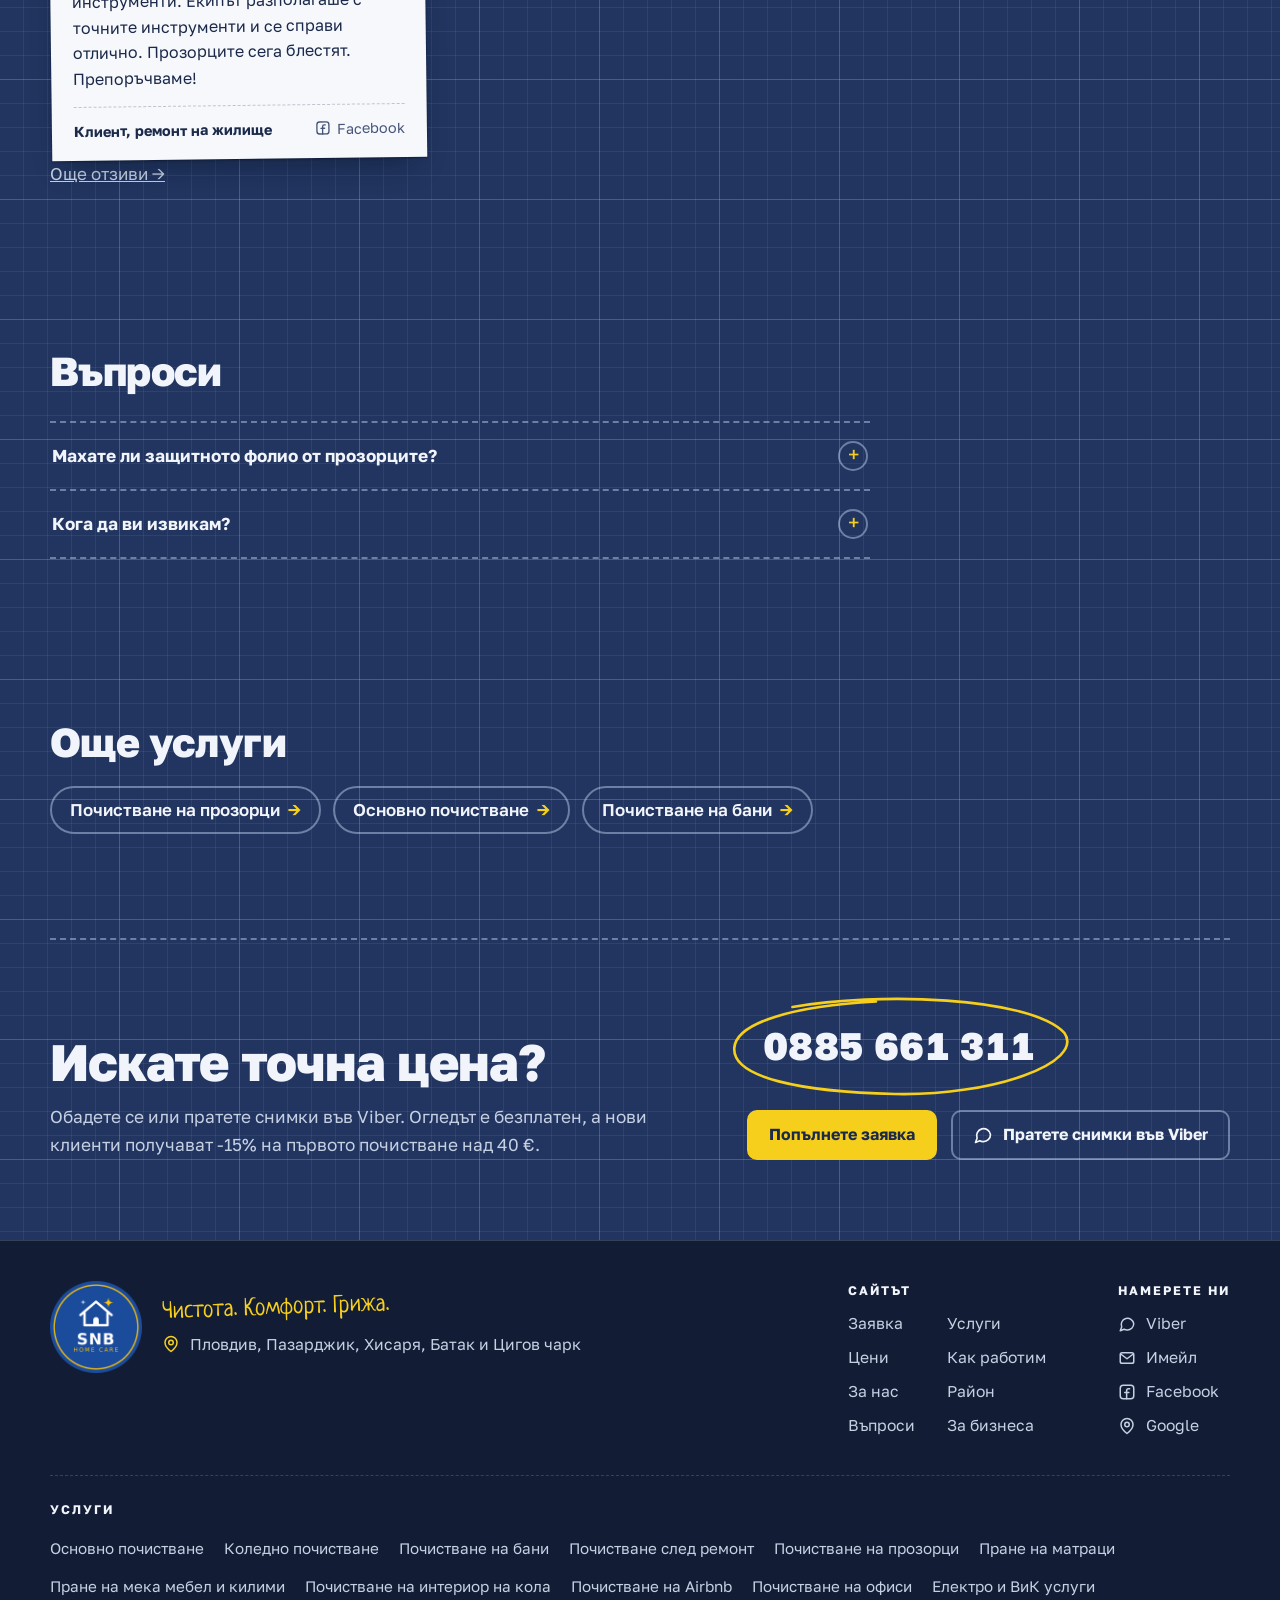
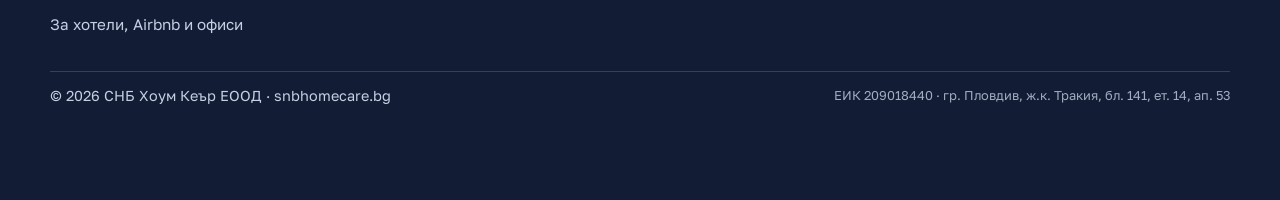
<file: uslugi/pochistvane-sled-remont/index.html>
<!doctype html>
<html lang="bg" data-lang="bg">
<head>
<meta charset="utf-8">
<meta name="viewport" content="width=device-width, initial-scale=1, viewport-fit=cover">
<title>Почистване след ремонт в Пловдив, от 4 €/м²: SNB Home Care</title>
<meta name="description" content="Основно почистване след ремонт и строителни работи в Пловдив и района: строителен прах, петна от боя и лепило, защитно фолио по прозорците. От 4 €/м². Безплатен оглед. Тел.: 0885 661 311.">
<meta property="og:type" content="website">
<meta property="og:site_name" content="SNB Home Care">
<meta property="og:locale" content="bg_BG">
<meta property="og:title" content="Почистване след ремонт в Пловдив, от 4 €/м²: SNB Home Care">
<meta property="og:description" content="Основно почистване след ремонт и строителни работи в Пловдив и района: строителен прах, петна от боя и лепило, защитно фолио по прозорците. От 4 €/м². Безплатен оглед. Тел.: 0885 661 311.">
<meta property="og:url" content="https://snbhomecare.bg/uslugi/pochistvane-sled-remont/">
<meta property="og:image" content="https://snbhomecare.bg/img/og.jpg">
<meta property="og:image:type" content="image/jpeg">
<meta property="og:image:width" content="1200">
<meta property="og:image:height" content="630">
<meta name="twitter:card" content="summary_large_image">
<meta name="twitter:image" content="https://snbhomecare.bg/img/og.jpg">
<meta name="theme-color" content="#121d35">
<link rel="canonical" href="https://snbhomecare.bg/uslugi/pochistvane-sled-remont/" data-base="https://snbhomecare.bg/uslugi/pochistvane-sled-remont/">
<link rel="alternate" hreflang="bg" href="https://snbhomecare.bg/uslugi/pochistvane-sled-remont/">
<link rel="alternate" hreflang="en" href="https://snbhomecare.bg/uslugi/pochistvane-sled-remont/?lang=en">
<link rel="icon" href="/img/favicon.png" type="image/png">
<link rel="apple-touch-icon" href="/img/apple-touch-icon.png">
<script>try{var t=localStorage.getItem('snb-theme');if(t==='light'||t==='dark')document.documentElement.dataset.theme=t;}catch(e){}</script>
<link rel="preconnect" href="https://fonts.googleapis.com">
<link rel="preconnect" href="https://fonts.gstatic.com" crossorigin>
<link rel="stylesheet" href="https://fonts.googleapis.com/css2?family=Golos+Text:wght@400;500;600;700;800&family=Neucha&display=swap">
<link rel="stylesheet" href="/css/style.css">
<script type="application/ld+json">
{
 "@context": "https://schema.org",
 "@graph": [
  {
   "@type": "Service",
   "@id": "https://snbhomecare.bg/uslugi/pochistvane-sled-remont/#service",
   "name": "Почистване след ремонт",
   "serviceType": "Почистване след ремонт",
   "url": "https://snbhomecare.bg/uslugi/pochistvane-sled-remont/",
   "description": "Основно почистване след ремонт и строителни работи в Пловдив и района: строителен прах, петна от боя и лепило, защитно фолио по прозорците. От 4 €/м². Безплатен оглед. Тел.: 0885 661 311.",
   "provider": {
    "@id": "https://snbhomecare.bg/#business"
   },
   "areaServed": [
    {
     "@type": "City",
     "name": "Пловдив"
    },
    {
     "@type": "City",
     "name": "Пазарджик"
    },
    {
     "@type": "City",
     "name": "Хисаря"
    },
    {
     "@type": "City",
     "name": "Батак"
    },
    {
     "@type": "City",
     "name": "Цигов чарк"
    }
   ],
   "offers": [
    {
     "@type": "Offer",
     "name": "Почистване след ремонт",
     "priceCurrency": "EUR",
     "price": "4",
     "description": "от 4 €/м²"
    },
    {
     "@type": "Offer",
     "name": "Само прозорци",
     "priceCurrency": "EUR",
     "price": "2",
     "description": "от 2 €/м²"
    }
   ]
  },
  {
   "@type": "BreadcrumbList",
   "itemListElement": [
    {
     "@type": "ListItem",
     "position": 1,
     "name": "Начало",
     "item": "https://snbhomecare.bg/"
    },
    {
     "@type": "ListItem",
     "position": 2,
     "name": "Услуги",
     "item": "https://snbhomecare.bg/#services"
    },
    {
     "@type": "ListItem",
     "position": 3,
     "name": "Почистване след ремонт",
     "item": "https://snbhomecare.bg/uslugi/pochistvane-sled-remont/"
    }
   ]
  },
  {
   "@type": "FAQPage",
   "mainEntity": [
    {
     "@type": "Question",
     "name": "Махате ли защитното фолио от прозорците?",
     "acceptedAnswer": {
      "@type": "Answer",
      "text": "Да, носим подходящите инструменти. Дори старо фолио, стояло години, се маха без да се надраска стъклото."
     }
    },
    {
     "@type": "Question",
     "name": "Кога да ви извикам?",
     "acceptedAnswer": {
      "@type": "Answer",
      "text": "След като майсторите са приключили и са изнесли материалите. Пратете ни снимки във Viber и ще ви кажем цена и свободен ден."
     }
    }
   ]
  }
 ]
}
</script>
</head>
<body class="prices-page svc-page">
<svg width="0" height="0" style="position:absolute" aria-hidden="true">
  <symbol id="i-phone" viewBox="0 0 24 24"><path fill="none" stroke="currentColor" stroke-width="2" stroke-linecap="round" stroke-linejoin="round" d="M22 16.9v3a2 2 0 0 1-2.2 2 19.8 19.8 0 0 1-8.6-3.1 19.5 19.5 0 0 1-6-6A19.8 19.8 0 0 1 2.1 4.2 2 2 0 0 1 4.1 2h3a2 2 0 0 1 2 1.7c.1.9.4 1.8.7 2.7a2 2 0 0 1-.5 2.1L8 9.8a16 16 0 0 0 6 6l1.3-1.3a2 2 0 0 1 2.1-.4c.9.3 1.8.6 2.7.7a2 2 0 0 1 1.7 2Z"/></symbol>
  <symbol id="i-chat" viewBox="0 0 24 24"><path fill="none" stroke="currentColor" stroke-width="2" stroke-linecap="round" stroke-linejoin="round" d="M21 11.5a8.4 8.4 0 0 1-9 8.4 8.6 8.6 0 0 1-3.9-.9L3 21l1.9-5.1A8.4 8.4 0 1 1 21 11.5Z"/></symbol>
  <symbol id="i-pin" viewBox="0 0 24 24"><path fill="none" stroke="currentColor" stroke-width="2" stroke-linecap="round" stroke-linejoin="round" d="M20 10c0 6-8 12-8 12s-8-6-8-12a8 8 0 0 1 16 0Z"/><circle cx="12" cy="10" r="3" fill="none" stroke="currentColor" stroke-width="2"/></symbol>
  <symbol id="i-home" viewBox="0 0 24 24"><path fill="none" stroke="currentColor" stroke-width="2" stroke-linecap="round" stroke-linejoin="round" d="m3 10 9-7 9 7v10a2 2 0 0 1-2 2H5a2 2 0 0 1-2-2Z M9 22V12h6v10"/></symbol>
  <symbol id="i-key" viewBox="0 0 24 24"><circle cx="7.5" cy="15.5" r="4.5" fill="none" stroke="currentColor" stroke-width="2"/><path fill="none" stroke="currentColor" stroke-width="2" stroke-linecap="round" d="m10.7 12.3 9.3-9.3M16 7l3 3M14 9l2 2"/></symbol>
  <symbol id="i-sparkle" viewBox="0 0 24 24"><path fill="none" stroke="currentColor" stroke-width="2" stroke-linejoin="round" d="M12 3l1.9 5.6L19.5 10.5l-5.6 1.9L12 18l-1.9-5.6L4.5 10.5l5.6-1.9Z"/><path fill="none" stroke="currentColor" stroke-width="2" stroke-linecap="round" d="M19 17v4M17 19h4"/></symbol>
  <symbol id="i-sofa" viewBox="0 0 24 24"><path fill="none" stroke="currentColor" stroke-width="2" stroke-linecap="round" stroke-linejoin="round" d="M4 11V8a3 3 0 0 1 3-3h10a3 3 0 0 1 3 3v3M2 13a2 2 0 0 1 4 0v2h12v-2a2 2 0 0 1 4 0v5H2Z M5 18v2M19 18v2"/></symbol>
  <symbol id="i-bed" viewBox="0 0 24 24"><path fill="none" stroke="currentColor" stroke-width="2" stroke-linecap="round" stroke-linejoin="round" d="M2 20V6M2 16h20v4M22 16v-4a3 3 0 0 0-3-3H10v7M6 12.5a1.5 1.5 0 1 0 0-.01"/></symbol>
  <symbol id="i-car" viewBox="0 0 24 24"><path fill="none" stroke="currentColor" stroke-width="2" stroke-linecap="round" stroke-linejoin="round" d="M5 17H3v-5l2-5h14l2 5v5h-2M5 12h14"/><circle cx="7.5" cy="17" r="2" fill="none" stroke="currentColor" stroke-width="2"/><circle cx="16.5" cy="17" r="2" fill="none" stroke="currentColor" stroke-width="2"/></symbol>
  <symbol id="i-window" viewBox="0 0 24 24"><rect x="4" y="3" width="16" height="18" rx="1.5" fill="none" stroke="currentColor" stroke-width="2"/><path fill="none" stroke="currentColor" stroke-width="2" d="M12 3v18M4 12h16"/></symbol>
  <symbol id="i-tool" viewBox="0 0 24 24"><path fill="none" stroke="currentColor" stroke-width="2" stroke-linecap="round" stroke-linejoin="round" d="M14.7 6.3a4 4 0 0 0 5 5L22 14l-8 8-2.3-2.3a4 4 0 0 0-5-5L4 12l8-8Z M13 2l-1.5 4.5M7 13l-5 5 4 4 5-5"/></symbol>
  <symbol id="i-mail" viewBox="0 0 24 24"><rect x="3" y="5" width="18" height="14" rx="2.5" fill="none" stroke="currentColor" stroke-width="2"/><path d="m4 7 8 6 8-6" fill="none" stroke="currentColor" stroke-width="2" stroke-linecap="round" stroke-linejoin="round"/></symbol>
  <symbol id="i-fb" viewBox="0 0 24 24"><rect x="3" y="3" width="18" height="18" rx="4" fill="none" stroke="currentColor" stroke-width="2"/><path fill="none" stroke="currentColor" stroke-width="2" stroke-linecap="round" stroke-linejoin="round" d="M15.5 7.5H14a2.5 2.5 0 0 0-2.5 2.5v11M9 12.5h5.5"/></symbol>
</svg>

  <header class="top gutter">
    <div class="wrap">
      <a class="logo" href="/" data-bg-aria-label="SNB Home Care, начална страница" data-en-aria-label="SNB Home Care, home page">
        <img src="/img/logo-96.png" width="48" height="48" alt="">
        <span><b>SNB</b><small>HOME CARE</small></span>
      </a>
      <nav id="nav" data-bg-aria-label="Навигация" data-en-aria-label="Navigation">
        <a href="/"><span lang="bg">Начало</span><span lang="en">Home</span></a>
        <a href="/#services"><span lang="bg">Услуги</span><span lang="en">Services</span></a>
        <a href="/ceni/"><span lang="bg">Цени</span><span lang="en">Prices</span></a>
        <a href="/za-biznesa/"><span lang="bg">За бизнеса</span><span lang="en">For businesses</span></a>
        <a href="/#faq"><span lang="bg">Въпроси</span><span lang="en">FAQ</span></a>
        <a href="/#order"><span lang="bg">Заявка</span><span lang="en">Request</span></a>
      </nav>
      <div class="top-right">
        <a class="tel" href="tel:+359885661311">
          <svg aria-hidden="true"><use href="#i-phone"/></svg>
          <span lang="bg">0885 661 311</span><span lang="en">+359 885 661 311</span>
        </a>
        <button type="button" class="round theme" id="theme" data-mode="system">
          <svg class="t-system" viewBox="0 0 24 24" aria-hidden="true"><circle cx="12" cy="12" r="8.5" fill="none" stroke="currentColor" stroke-width="1.8"/><path d="M12 3.5a8.5 8.5 0 0 1 0 17z" fill="currentColor"/></svg>
          <svg class="t-light" viewBox="0 0 24 24" aria-hidden="true"><circle cx="12" cy="12" r="4.2" fill="none" stroke="currentColor" stroke-width="1.8"/><path d="M12 2.5v2.6M12 18.9v2.6M2.5 12h2.6M18.9 12h2.6M5.3 5.3l1.8 1.8M16.9 16.9l1.8 1.8M5.3 18.7l1.8-1.8M16.9 7.1l1.8-1.8" stroke="currentColor" stroke-width="1.8" stroke-linecap="round"/></svg>
          <svg class="t-dark" viewBox="0 0 24 24" aria-hidden="true"><path d="M20 14.6A8.5 8.5 0 1 1 9.4 4a6.8 6.8 0 0 0 10.6 10.6z" fill="none" stroke="currentColor" stroke-width="1.8" stroke-linejoin="round"/></svg>
        </button>
        <button type="button" class="round lang-btn" id="lang" data-lang-set="en" aria-label="English" title="English">BG</button>
        <button type="button" class="round menu-btn" id="menu" aria-expanded="false" aria-controls="nav" aria-label="Меню" data-bg-aria-label="Меню" data-en-aria-label="Menu">
          <svg class="m-open" viewBox="0 0 24 24" aria-hidden="true"><path d="M4 7h16M4 12h16M4 17h16" fill="none" stroke="currentColor" stroke-width="2" stroke-linecap="round"/></svg>
          <svg class="m-close" viewBox="0 0 24 24" aria-hidden="true"><path d="M6 6l12 12M18 6 6 18" fill="none" stroke="currentColor" stroke-width="2" stroke-linecap="round"/></svg>
        </button>
      </div>
    </div>
  </header>

  <main>
    <section class="pr-hero gutter">
      <div class="wrap">
        <div>
          <nav class="crumbs" data-bg-aria-label="Къде сте" data-en-aria-label="You are here"><a href="/"><span lang="bg">Начало</span><span lang="en">Home</span></a><span aria-hidden="true">›</span><a href="/#services"><span lang="bg">Услуги</span><span lang="en">Services</span></a><span aria-hidden="true">›</span><span aria-current="page"><span lang="bg">Почистване след ремонт</span><span lang="en">After-renovation cleaning</span></span></nav>
          <h1><span lang="bg">Почистване след ремонт в Пловдив</span><span lang="en">After-renovation cleaning in Plovdiv</span></h1>
          <p class="lede"><span lang="bg">Ремонтът свърши, но прахът е навсякъде. Почистваме жилището или обекта, за да можете да се нанесете.</span><span lang="en">The renovation is over, but the dust is everywhere. We clean the home or premises so you can move in.</span></p>
          <div class="phone-row">
            <a class="circled" href="tel:+359885661311">
              <span lang="bg">0885 661 311</span><span lang="en">+359 885 661 311</span>
              <svg class="ring" viewBox="0 0 300 100" preserveAspectRatio="none" aria-hidden="true"><path pathLength="1" d="M58 14 C 130 0, 262 4, 292 38 C 310 66, 230 97, 146 95 C 66 93, 6 80, 8 52 C 10 26, 70 10, 150 8 C 190 7, 214 9, 236 13" fill="none" stroke="currentColor" stroke-width="2.6" stroke-linecap="round" vector-effect="non-scaling-stroke"/></svg>
            </a>
            <span class="hand aside-note" aria-hidden="true">
              <svg viewBox="0 0 56 34"><path d="M54 8 C 40 2, 18 6, 6 24 M4 12 L6 25 L18 22" fill="none" stroke="currentColor" stroke-width="2.2" stroke-linecap="round" stroke-linejoin="round"/></svg>
              <span lang="bg">обадете се</span><span lang="en">call us</span>
            </span>
          </div>
        </div>
        <p class="sticky tape pr-offer"><b>-15%</b><span lang="bg">на първото почистване над 40 € за нови клиенти</span><span lang="en">off your first cleaning over €40 as a new customer</span></p>
      </div>
    </section>

    <div class="sec gutter pr-sec">
      <div class="wrap pr-grid">
        <section class="pr-card">
          <h2><svg aria-hidden="true"><use href="#i-tool"/></svg><span lang="bg">Какво включва</span><span lang="en">What's included</span></h2>
          <ul class="pr-inc sv-inc"><li><span lang="bg">Строителен прах от всички повърхности</span><span lang="en">Building dust from every surface</span></li><li><span lang="bg">Прозорци, дограма и защитно фолио</span><span lang="en">Windows, frames and protective film</span></li><li><span lang="bg">Петна от боя, лепило и фугираща смес</span><span lang="en">Paint, glue and grout stains</span></li><li><span lang="bg">Бани и кухня</span><span lang="en">Bathrooms and kitchen</span></li><li><span lang="bg">Подове</span><span lang="en">Floors</span></li><li><span lang="bg">Врати, каси, ключове и контакти</span><span lang="en">Doors, frames, switches and sockets</span></li></ul>
        </section>
        <section class="pr-card">
          <h2><svg aria-hidden="true"><use href="#i-sparkle"/></svg><span lang="bg">Цени</span><span lang="en">Prices</span></h2>
          <table class="pr-table">
            <tbody>
            <tr><th scope="row"><span lang="bg">Почистване след ремонт</span><span lang="en">After-renovation cleaning</span></th><td><span lang="bg">от 4 €/м²</span><span lang="en">from €4/m²</span></td></tr>
            <tr><th scope="row"><span lang="bg">Само прозорци</span><span lang="en">Windows only</span></th><td><span lang="bg">от 2 €/м²</span><span lang="en">from €2/m²</span></td></tr>
            <tr><th scope="row"><span lang="bg">Баня след ремонт</span><span lang="en">A bathroom after renovation</span></th><td><span lang="bg">по оферта</span><span lang="en">on quote</span></td></tr>
            </tbody>
          </table>
          <p class="pr-note"><span lang="bg">Цената зависи от това колко прах и петна са останали. Казваме я след оглед или снимки.</span><span lang="en">The price depends on how much dust and how many stains are left. We confirm it after a visit or from photos.</span></p>
          <a class="price-link sv-all" href="/ceni/"><span lang="bg">Целият ценоразпис →</span><span lang="en">The full price list →</span></a>
        </section>
        <section class="sticky pr-terms sv-steps">
          <h2 class="t"><span lang="bg">Как става</span><span lang="en">How it works</span></h2>
          <ol><li><span lang="bg">Обаждате се или пращате снимки във Viber.</span><span lang="en">Call us or send photos on Viber.</span></li><li><span lang="bg">Безплатен оглед или оценка по снимки.</span><span lang="en">A free visit, or a price from the photos.</span></li><li><span lang="bg">Точна цена и удобен за вас час.</span><span lang="en">An exact price and a time that suits you.</span></li><li><span lang="bg">Идваме с машините и препаратите и почистваме.</span><span lang="en">We bring the machines and products and do the job.</span></li></ol>
        </section>
      </div>
    </div>

    <section class="sec gutter sv-reviews">
      <div class="wrap">
        <h2><span lang="bg">Какво казват клиентите</span><span lang="en">What customers say</span></h2>
        <div class="rv-wall">
          <figure class="rv"><blockquote><p><span lang="bg">Потърсихме SNB Home Care, за да почистят прозорците по време на ремонтен проект. Някои от прозорците никога не бяха почиствани и все още имаха защитна лента отпреди много години, която е изключително трудна за премахване без подходящите инструменти. Екипът разполагаше с точните инструменти и се справи отлично. Прозорците сега блестят. Препоръчваме!</span><span lang="en">We called SNB Home Care to clean the windows during a renovation. Some of the windows had never been cleaned and still had protective tape from years ago, which is extremely hard to remove without the right tools. The team had exactly the right tools and did an excellent job. The windows now sparkle. We recommend them!</span></p></blockquote><figcaption><b><span lang="bg">Клиент, ремонт на жилище</span><span lang="en">A customer, home renovation</span></b><span class="rv-src"><svg aria-hidden="true"><use href="#i-fb"/></svg>Facebook</span></figcaption></figure>
        </div>
        <p class="sv-more-rv"><a href="/#reviews"><span lang="bg">Още отзиви →</span><span lang="en">More reviews →</span></a></p>
      </div>
    </section>

    <section class="sec gutter faq-sec" id="faq" aria-labelledby="faq-h">
      <div class="wrap">
        <h2 id="faq-h"><span lang="bg">Въпроси</span><span lang="en">Questions</span></h2>
        <div class="faq">
          <details class="faq-q"><summary><span lang="bg">Махате ли защитното фолио от прозорците?</span><span lang="en">Do you remove the protective film from the windows?</span></summary><div class="faq-a"><p lang="bg">Да, носим подходящите инструменти. Дори старо фолио, стояло години, се маха без да се надраска стъклото.</p><p lang="en">Yes, we bring the right tools. Even old film that has been there for years comes off without scratching the glass.</p></div></details>
          <details class="faq-q"><summary><span lang="bg">Кога да ви извикам?</span><span lang="en">When should I call you?</span></summary><div class="faq-a"><p lang="bg">След като майсторите са приключили и са изнесли материалите. Пратете ни снимки във Viber и ще ви кажем цена и свободен ден.</p><p lang="en">Once the builders have finished and taken their materials away. Send us photos on Viber and we will give you a price and a free day.</p></div></details>
        </div>
      </div>
    </section>

    <section class="sec gutter sv-related" aria-labelledby="rel-h">
      <div class="wrap">
        <h2 id="rel-h"><span lang="bg">Още услуги</span><span lang="en">More services</span></h2>
        <div class="chips"><a class="chip" href="/uslugi/prozorci/"><span lang="bg">Почистване на прозорци</span><span lang="en">Window cleaning</span></a><a class="chip" href="/uslugi/osnovno-pochistvane/"><span lang="bg">Основно почистване</span><span lang="en">Deep cleaning</span></a><a class="chip" href="/uslugi/pochistvane-na-bani/"><span lang="bg">Почистване на бани</span><span lang="en">Bathroom cleaning</span></a></div>
      </div>
    </section>

    <section class="sec gutter" id="contact">
      <div class="wrap">
        <div class="call-page">
          <div>
            <h2><span lang="bg">Искате точна цена?</span><span lang="en">Want an exact price?</span></h2>
            <p class="lede"><span lang="bg">Обадете се или пратете снимки във Viber. Огледът е безплатен, а нови клиенти получават -15% на първото почистване над 40 €.</span><span lang="en">Call us or send photos on Viber. The visit is free, and new customers get 15% off their first cleaning over €40.</span></p>
          </div>
          <div class="call-side">
            <a class="circled" href="tel:+359885661311">
              <span lang="bg">0885 661 311</span><span lang="en">+359 885 661 311</span>
              <svg class="ring" viewBox="0 0 300 100" preserveAspectRatio="none" aria-hidden="true"><path pathLength="1" d="M58 14 C 130 0, 262 4, 292 38 C 310 66, 230 97, 146 95 C 66 93, 6 80, 8 52 C 10 26, 70 10, 150 8 C 190 7, 214 9, 236 13" fill="none" stroke="currentColor" stroke-width="2.6" stroke-linecap="round" vector-effect="non-scaling-stroke"/></svg>
            </a>
            <div class="actions">
              <a class="btn btn-fill" href="/?svc=reno#order"><span lang="bg">Попълнете заявка</span><span lang="en">Fill in a request</span></a>
              <a class="btn btn-line" href="viber://chat?number=%2B359885661311"><svg aria-hidden="true"><use href="#i-chat"/></svg><span lang="bg">Пратете снимки във Viber</span><span lang="en">Send photos on Viber</span></a>
            </div>
          </div>
        </div>
      </div>
    </section>
  </main>

  <footer class="foot gutter">
    <div class="wrap">
      <div class="foot-top">
        <div class="foot-brand">
          <a class="foot-logo" href="/" data-bg-aria-label="SNB Home Care, към началото" data-en-aria-label="SNB Home Care, back to top">
            <img src="/img/logo.png" width="384" height="384" alt="SNB Home Care">
          </a>
          <p class="hand foot-slogan"><span lang="bg">Чистота. Комфорт. Грижа.</span><span lang="en">Clean. Comfort. Care.</span></p>
          <p class="foot-area">
            <svg aria-hidden="true"><use href="#i-pin"/></svg>
            <span><span lang="bg">Пловдив, Пазарджик, Хисаря, Батак и Цигов чарк</span><span lang="en">Plovdiv, Pazardzhik, Hisarya, Batak and Tsigov Chark</span></span>
          </p>
        </div>
        <nav class="foot-col" data-bg-aria-label="Навигация в долната част" data-en-aria-label="Footer navigation">
          <h3><span lang="bg">Сайтът</span><span lang="en">The site</span></h3>
          <a href="/#order"><span lang="bg">Заявка</span><span lang="en">Request</span></a>
          <a href="/#services"><span lang="bg">Услуги</span><span lang="en">Services</span></a>
          <a href="/ceni/"><span lang="bg">Цени</span><span lang="en">Prices</span></a>
          <a href="/#steps"><span lang="bg">Как работим</span><span lang="en">How it works</span></a>
          <a href="/#about"><span lang="bg">За нас</span><span lang="en">About us</span></a>
          <a href="/#area"><span lang="bg">Район</span><span lang="en">Area</span></a>
          <a href="/#faq"><span lang="bg">Въпроси</span><span lang="en">FAQ</span></a>
          <a href="/za-biznesa/"><span lang="bg">За бизнеса</span><span lang="en">For businesses</span></a>
        </nav>
        <div class="foot-col">
          <h3><span lang="bg">Намерете ни</span><span lang="en">Find us</span></h3>
          <a href="viber://chat?number=%2B359885661311"><svg aria-hidden="true"><use href="#i-chat"/></svg>Viber</a>
          <a href="mailto:snbhomecare@gmail.com"><svg aria-hidden="true"><use href="#i-mail"/></svg><span lang="bg">Имейл</span><span lang="en">Email</span></a>
          <a href="https://www.facebook.com/SNBHomeCare" target="_blank" rel="noopener"><svg aria-hidden="true"><use href="#i-fb"/></svg>Facebook</a>
          <a href="https://share.google/vhJVnm5u2xnnQxjWb" target="_blank" rel="noopener"><svg aria-hidden="true"><use href="#i-pin"/></svg>Google</a>
        </div>
        <!-- FOOTSVC:start -->
<nav class="foot-svc" data-bg-aria-label="Услуги" data-en-aria-label="Services"><h3><span lang="bg">Услуги</span><span lang="en">Services</span></h3><div><a href="/uslugi/osnovno-pochistvane/"><span lang="bg">Основно почистване</span><span lang="en">Deep cleaning</span></a><a href="/uslugi/koledno-pochistvane/"><span lang="bg">Коледно почистване</span><span lang="en">Christmas cleaning</span></a><a href="/uslugi/pochistvane-na-bani/"><span lang="bg">Почистване на бани</span><span lang="en">Bathroom cleaning</span></a><a href="/uslugi/pochistvane-sled-remont/"><span lang="bg">Почистване след ремонт</span><span lang="en">After-renovation cleaning</span></a><a href="/uslugi/prozorci/"><span lang="bg">Почистване на прозорци</span><span lang="en">Window cleaning</span></a><a href="/uslugi/prane-na-matraci/"><span lang="bg">Пране на матраци</span><span lang="en">Mattress cleaning</span></a><a href="/uslugi/prane-na-mebel/"><span lang="bg">Пране на мека мебел и килими</span><span lang="en">Upholstery and rug cleaning</span></a><a href="/uslugi/avtomobili/"><span lang="bg">Почистване на интериор на кола</span><span lang="en">Car interior cleaning</span></a><a href="/uslugi/airbnb/"><span lang="bg">Почистване на Airbnb</span><span lang="en">Airbnb cleaning</span></a><a href="/uslugi/pochistvane-na-ofisi/"><span lang="bg">Почистване на офиси</span><span lang="en">Office cleaning</span></a><a href="/uslugi/elektro-vik/"><span lang="bg">Електро и ВиК услуги</span><span lang="en">Electrical and plumbing</span></a><a href="/za-biznesa/"><span lang="bg">За хотели, Airbnb и офиси</span><span lang="en">For hotels, Airbnb and offices</span></a></div></nav>
<!-- FOOTSVC:end -->
      </div>
      <div class="foot-base">
        <span>© 2026 <span lang="bg">СНБ Хоум Кеър ЕООД</span><span lang="en">SNB Home Care EOOD</span> · snbhomecare.bg</span>
        <span class="foot-legal"><span lang="bg">ЕИК 209018440 · гр. Пловдив, ж.к. Тракия, бл. 141, ет. 14, ап. 53</span><span lang="en">UIC 209018440 · Trakia, bl. 141, fl. 14, apt. 53, Plovdiv, Bulgaria</span></span>
      </div>
    </div>
  </footer>

  <button type="button" class="to-top" aria-label="Обратно най-горе" data-bg-aria-label="Обратно най-горе" data-en-aria-label="Back to the top">
    <svg class="tt-ring" viewBox="0 0 56 56" aria-hidden="true"><circle cx="28" cy="28" r="25" pathLength="1"/><circle class="tt-fill" cx="28" cy="28" r="25" pathLength="1"/></svg>
    <svg class="tt-arrow" viewBox="0 0 24 24" aria-hidden="true"><path d="M12 19V5M5.5 11.5 12 5l6.5 6.5"/></svg>
    <span class="tt-note" aria-hidden="true"><span lang="bg">нагоре?</span><span lang="en">back up?</span></span>
  </button>

  <div class="mbar">
    <a class="m-tel" href="tel:+359885661311"><svg aria-hidden="true"><use href="#i-phone"/></svg><span lang="bg">Обади се</span><span lang="en">Call us</span></a>
    <a class="m-viber" href="viber://chat?number=%2B359885661311"><svg aria-hidden="true"><use href="#i-chat"/></svg>Viber</a>
    <a class="m-req" href="/#order"><span lang="bg">Заявка</span><span lang="en">Request</span></a>
  </div>

<script src="/js/main.js"></script>
<script defer src="https://static.cloudflareinsights.com/beacon.min.js" data-cf-beacon='{"token":"fed9561a117d4ad885695dc93797b30b"}'></script></body>
</html>
</file>
<file: css/style.css>
:root {
  --ph-a: #e7eaf0; --ph-b: #f2f4f7; --ph-label: #1b2a4a; --ph-label-fg: #ffffff;
}
@media (prefers-color-scheme: dark) {
  :root:not([data-theme="light"]) {
    --ph-a: #1b2740; --ph-b: #22304d; --ph-label: #f6cf1d; --ph-label-fg: #1b2a4a;
    color-scheme: dark;
  }
}
:root[data-theme="dark"] {
  --ph-a: #1b2740; --ph-b: #22304d; --ph-label: #f6cf1d; --ph-label-fg: #1b2a4a;
  color-scheme: dark;
}
:root[data-theme="light"] { color-scheme: light; }

:root[data-lang="bg"] body [lang="en"]:not([data-lang-set]),
:root[data-lang="en"] body [lang="bg"]:not([data-lang-set]) { display: none !important; }

*, *::before, *::after { box-sizing: border-box; }
html { scroll-behavior: smooth; }
body { margin: 0; }
img { max-width: 100%; display: block; }
.gutter { padding-left: max(16px, env(safe-area-inset-left, 0px)); padding-right: max(16px, env(safe-area-inset-right, 0px)); }
.wrap { max-width: 1180px; margin-inline: auto; }
.ph {
  position: relative; overflow: hidden; border-radius: 12px; min-height: 160px;
  background: repeating-linear-gradient(135deg, var(--ph-a) 0 12px, var(--ph-b) 12px 24px);
  display: flex; align-items: flex-end; padding: 10px;
}
.ph > span { background: var(--ph-label); color: var(--ph-label-fg); font: 600 .75rem/1.3 system-ui, sans-serif; padding: 4px 8px; border-radius: 6px; }
/* a real photo inside a .ph slot: fills the slot, the label stays on top as a caption */
.ph > img.ph-img { position: absolute; inset: 0; width: 100%; height: 100%; max-width: none; object-fit: cover; }
.ph > img.ph-img ~ span { position: relative; z-index: 1; }
/* the team photo: keep both faces in frame when a slot crops it */
.ph > img.ph-img.team { object-position: 50% 22%; }
@media (prefers-reduced-motion: reduce) { html { scroll-behavior: auto; } }

/* ---------- page: a navy blueprint, a white notebook sheet for the form and the about text ---------- */
body {
  --page: #213560;
  --grid: rgba(214, 228, 255, .075);
  --grid-major: rgba(214, 228, 255, .16);
  --chalk: #f1f4fa;
  --chalk-soft: #c6d0e3;
  --chalk-line: rgba(214, 228, 255, .42);
  --chalk-faint: rgba(214, 228, 255, .18);
  --pen: #f6cf1d;
  --on-pen: #1b2a4a;
  --panel: #172848;
  --tile: rgba(255, 255, 255, .045);
  --tile-hover: rgba(255, 255, 255, .1);
  --stay: rgba(214, 228, 255, .55);
  --sheet: #f6f8fc;
  --sheet-ink: #1b2a4a;
  --sheet-soft: #46557a;
  --sheet-rule: rgba(27, 42, 74, .24);
  --sticky: #f6cf1d;
  --sticky-ink: #1b2a4a;
  --copy: #fbe48a;
  --copy-head: #f6cf1d;
  --on-copy: #1b2a4a;
  --copy-line: rgba(27, 42, 74, .26);
  --copy-muted: #57502c;
  --tape: rgba(246, 207, 29, .55);
  --tape-edge: rgba(0, 0, 0, .15);
  --shadow: rgba(4, 10, 24, .45);
  --btn: #f6cf1d;
  --btn-ink: #1b2a4a;
  --bar: #121d35;
  --focus: #f6cf1d;
  --hand: "Neucha", "Comic Sans MS", "Segoe Print", cursive;
  --text: "Golos Text", "Segoe UI", system-ui, -apple-system, sans-serif;

  background-color: var(--page);
  background-image:
    linear-gradient(var(--grid-major) 1px, transparent 1px),
    linear-gradient(90deg, var(--grid-major) 1px, transparent 1px),
    linear-gradient(var(--grid) 1px, transparent 1px),
    linear-gradient(90deg, var(--grid) 1px, transparent 1px);
  background-size: 120px 120px, 120px 120px, 24px 24px, 24px 24px;
  background-position: -1px -1px;
  color: var(--chalk);
  min-height: 100vh;
  font-family: var(--text);
  font-size: 1.0625rem;
  line-height: 1.65;
  overflow-x: clip;
}
@media (prefers-color-scheme: dark) {
  :root:not([data-theme="light"]) body {
    --page: #111b31;
    --grid: rgba(214, 228, 255, .045);
    --grid-major: rgba(214, 228, 255, .1);
    --chalk: #e4e9f2;
    --chalk-soft: #aeb9cf;
    --chalk-line: rgba(214, 228, 255, .34);
    --chalk-faint: rgba(214, 228, 255, .14);
    --pen: #f6cf1d;
    --panel: #0b1427;
    --tile: rgba(255, 255, 255, .035);
    --tile-hover: rgba(255, 255, 255, .08);
    --stay: rgba(214, 228, 255, .45);
    --sheet: #d3dae6;
    --sheet-ink: #16223a;
    --sheet-soft: #3b4862;
    --sheet-rule: rgba(22, 34, 58, .26);
    --sticky: #e6c21c;
    --copy: #e8cb52;
    --copy-head: #e6c21c;
    --copy-muted: #4b4320;
    --tape: rgba(230, 194, 28, .5);
    --shadow: rgba(0, 0, 0, .6);
    --btn: #f6cf1d;
    --bar: #080f1e;
  }
}
:root[data-theme="dark"] body {
  --page: #111b31;
  --grid: rgba(214, 228, 255, .045);
  --grid-major: rgba(214, 228, 255, .1);
  --chalk: #e4e9f2;
  --chalk-soft: #aeb9cf;
  --chalk-line: rgba(214, 228, 255, .34);
  --chalk-faint: rgba(214, 228, 255, .14);
  --pen: #f6cf1d;
  --panel: #0b1427;
  --tile: rgba(255, 255, 255, .035);
  --tile-hover: rgba(255, 255, 255, .08);
  --stay: rgba(214, 228, 255, .45);
  --sheet: #d3dae6;
  --sheet-ink: #16223a;
  --sheet-soft: #3b4862;
  --sheet-rule: rgba(22, 34, 58, .26);
  --sticky: #e6c21c;
  --copy: #e8cb52;
  --copy-head: #e6c21c;
  --copy-muted: #4b4320;
  --tape: rgba(230, 194, 28, .5);
  --shadow: rgba(0, 0, 0, .6);
  --btn: #f6cf1d;
  --bar: #080f1e;
}

p { margin: 0; }
a { color: inherit; }
svg { flex: none; }
:focus-visible { outline: 3px solid var(--focus); outline-offset: 3px; border-radius: 6px; }
.sr { position: absolute; width: 1px; height: 1px; overflow: hidden; clip-path: inset(50%); white-space: nowrap; }
.hand { font-family: var(--hand); color: var(--pen); font-weight: 400; line-height: 1.15; }
.sec { padding-block: 80px; }
h1, h2, h3 { font-family: var(--text); margin: 0; }
h2 {
  font-weight: 800; font-size: clamp(1.75rem, 1.25rem + 1.6vw, 2.55rem);
  line-height: 1.12; letter-spacing: -.015em; margin: 0 0 12px; text-wrap: balance; max-width: 22ch;
}
.lede { color: var(--chalk-soft); max-width: 60ch; font-size: 1.08rem; }

/* buttons */
.btn { display: inline-flex; align-items: center; justify-content: center; gap: 10px; min-height: 50px; padding: 12px 20px; border-radius: 10px; font: 700 1rem/1.2 var(--text); text-decoration: none; border: 2px solid var(--btn); cursor: pointer; }
.btn svg { width: 20px; height: 20px; }
.btn-fill { background: var(--btn); color: var(--btn-ink); }
.btn-line { background: transparent; color: var(--chalk); border-color: var(--chalk-line); }
.btn-line:hover { border-color: var(--chalk); }
.btn-fill:hover { filter: brightness(1.06); }

/* paper bits on the navy page */
.sticky { position: relative; background: var(--sticky); color: var(--sticky-ink); padding: 18px 20px; box-shadow: 0 1px 1px var(--shadow), 0 14px 26px -12px var(--shadow); --focus: var(--sticky-ink); }
.print { position: relative; background: var(--sheet); padding: 12px 12px 14px; box-shadow: 0 1px 2px var(--shadow), 0 16px 32px -14px var(--shadow); }
.tape::before { content: ""; position: absolute; top: -12px; left: 50%; margin-left: -48px; width: 96px; height: 26px; background: var(--tape); box-shadow: inset 0 0 0 1px var(--tape-edge); transform: rotate(-3deg); z-index: 2; }

/* ---------- header ---------- */
.top { position: sticky; top: 0; z-index: 45; background: var(--page); transition: box-shadow .2s ease, border-color .2s ease; border-bottom: 1.5px solid transparent; }
.top.stuck { border-bottom-color: var(--chalk-faint); box-shadow: 0 12px 24px -18px var(--shadow); }
:root { --top-h: 84px; scroll-padding-top: var(--top-h); }
@media (max-width: 640px) { :root { --top-h: 68px; } }
.top .wrap { display: flex; align-items: center; gap: 24px; padding-block: 18px; }
.logo { display: flex; align-items: center; gap: 10px; text-decoration: none; color: var(--chalk); min-height: 44px; }
.logo img { width: 48px; height: 48px; border-radius: 50%; flex: none; }
.logo b { display: block; font-weight: 800; font-size: 1.15rem; line-height: 1; letter-spacing: .02em; }
.logo small { display: block; font-weight: 700; font-size: .62rem; letter-spacing: .24em; margin-top: 3px; }
.top nav { display: flex; gap: 22px; margin-left: auto; font-weight: 500; font-size: .95rem; }
.top nav a { text-decoration: none; padding-block: 4px; color: var(--chalk-soft); }
.top nav a:hover { color: var(--chalk); text-decoration: underline; text-decoration-color: var(--pen); text-decoration-thickness: 3px; text-underline-offset: 6px; }
.top .tel { font-weight: 700; text-decoration: none; display: inline-flex; align-items: center; gap: 8px; white-space: nowrap; min-height: 44px; }
.top .tel svg { width: 20px; height: 20px; color: var(--pen); }

/* ---------- hero ---------- */
.hero .wrap { display: grid; grid-template-columns: minmax(0, 1.15fr) minmax(0, .85fr); gap: 56px; align-items: center; padding-block: 36px 64px; }
.name-note { position: relative; display: inline-block; font-size: clamp(2.5rem, 1.8rem + 3vw, 4.2rem); margin: 0 0 6px; transform: rotate(-2deg); transform-origin: left bottom; }
.name-note .ul { position: absolute; left: 0; bottom: -6px; width: 100%; height: 14px; color: var(--chalk-line); }
.what { color: var(--chalk-soft); font-weight: 500; margin-top: 22px; }
h1 { font-weight: 700; font-size: clamp(2rem, 1.3rem + 3.2vw, 3.9rem); line-height: 1.1; letter-spacing: -.015em; margin: 10px 0 18px; text-wrap: balance; color: var(--chalk); }
.second { font-size: 1.15rem; color: var(--chalk-soft); max-width: 48ch; }
.often { margin-top: 18px; font-size: 1.45rem; transform: rotate(-1deg); transform-origin: left; max-width: 30ch; }

.phone-row { display: flex; align-items: center; flex-wrap: wrap; gap: 6px 28px; margin-top: 36px; }
.circled { position: relative; display: inline-block; padding: 18px 30px; text-decoration: none; font-weight: 800; font-size: clamp(1.6rem, 1.2rem + 1.4vw, 2.2rem); letter-spacing: .01em; white-space: nowrap; font-variant-numeric: tabular-nums; color: var(--chalk); }
.circled svg.ring { position: absolute; inset: -4px -8px; width: calc(100% + 16px); height: calc(100% + 8px); color: var(--pen); pointer-events: none; overflow: visible; }
.circled .ring path { stroke-dasharray: 1; stroke-dashoffset: 0; }
.hero .circled .ring path, .pr-hero .circled .ring path { animation: draw 1.1s .35s cubic-bezier(.6, .1, .3, 1) both; }
@keyframes draw { from { stroke-dashoffset: 1; } to { stroke-dashoffset: 0; } }
.aside-note { display: inline-flex; align-items: flex-end; gap: 6px; font-size: 1.45rem; }
.aside-note svg { width: 56px; height: 34px; color: var(--pen); margin-bottom: 8px; }
.actions { display: flex; flex-wrap: wrap; gap: 12px 14px; margin-top: 22px; align-items: center; }

.hero-photo { margin: 0; position: relative; justify-self: center; width: min(100%, 430px); }
.hero-photo .print { transform: rotate(2.2deg); }
.hero-photo img { width: 100%; height: auto; aspect-ratio: 776 / 760; object-fit: cover; }
.hero-photo img.team { object-position: 50% 28%; }
.hero-photo figcaption { font-family: var(--hand); color: var(--sheet-ink); font-size: 1.25rem; padding-top: 8px; max-width: calc(100% - 150px); line-height: 1.2; }
.triplet { position: absolute; right: -36px; bottom: -40px; transform: rotate(4deg); font-family: var(--hand); font-size: 1.45rem; line-height: 1.2; width: 170px; z-index: 3; }

/* hero fills the first screen on desktop (header is 80px); sizes follow the screen height so it also fits short laptops */
@media (min-width: 901px) {
  .hero { min-height: calc(100svh - 80px); display: flex; align-items: center; }
  .hero > .wrap { width: 100%; padding-block: clamp(8px, 2svh, 28px) clamp(64px, 10svh, 104px); }
  .name-note { font-size: min(clamp(2.5rem, 1.8rem + 3vw, 4.2rem), 7svh); }
  h1 { font-size: min(clamp(2rem, 1.3rem + 3.2vw, 3.9rem), 7.4svh); margin-block: clamp(6px, 1.2svh, 10px) clamp(10px, 2svh, 18px); }
  .what { margin-top: clamp(12px, 2.4svh, 22px); }
  .often { margin-top: clamp(8px, 2svh, 18px); }
  .phone-row { margin-top: clamp(14px, 3.6svh, 36px); }
  .circled { padding-block: clamp(10px, 2svh, 18px); }
  .hero-photo { width: min(100%, 430px, calc((100svh - 360px) * .95)); }
}

/* ---------- before/after pairs ---------- */
.ba-lede { color: var(--chalk-soft); margin-top: 10px; max-width: 60ch; text-wrap: pretty; }
.ba-grid { display: grid; grid-template-columns: repeat(2, minmax(0, 1fr)); gap: 52px 44px; margin-top: 44px; }
.ba-card { display: block; margin: 0; padding: 10px 10px 12px; }
.ba-row { display: grid; grid-template-columns: minmax(0, 1fr) minmax(0, 1fr); gap: 6px; }
.ba-card .ph { min-height: 0; aspect-ratio: 4 / 5; border-radius: 0; }
.ba-card .ph:first-child > span { background: var(--sheet-ink); color: var(--sheet); }
.ba-card .ph + .ph > span { background: var(--sticky); color: var(--sticky-ink); }
.ba-card figcaption { font-family: var(--hand); color: var(--sheet-ink); font-size: 1.35rem; line-height: 1.2; padding-top: 8px; }
.ba-card:nth-child(4n+1) { transform: rotate(-1.2deg); }
.ba-card:nth-child(4n+2) { transform: rotate(.9deg); }
.ba-card:nth-child(4n+3) { transform: rotate(.7deg); }
.ba-card:nth-child(4n+4) { transform: rotate(-.8deg); }
.ba-card { position: relative; }
.ba-zoom { position: absolute; inset: 0; width: 100%; padding: 0; background: none; border: 0; cursor: zoom-in; z-index: 3; }
.ba-zoom:focus-visible { outline: 3px solid var(--pen); outline-offset: 4px; }
.ba-dlg { border: 0; padding: 0; width: min(100vw - 24px, 1080px); max-width: none; max-height: calc(100svh - 24px); background: var(--bar); color: var(--chalk); border-radius: 14px; box-shadow: 0 30px 80px -20px rgba(0, 0, 0, .7); }
.ba-dlg::backdrop { background: rgba(4, 9, 20, .82); }
.ba-dlg[open] { display: flex; flex-direction: column; }
.dlg-top { display: flex; align-items: center; gap: 12px; padding: 10px 10px 10px 20px; }
.dlg-cap { margin: 0; font-size: 1.4rem; color: var(--pen); flex: 1; }
.dlg-n { color: var(--chalk-soft); font-size: .9rem; }
.dlg-x { width: 44px; height: 44px; border-radius: 50%; border: 1.5px solid var(--chalk-faint); background: none; color: var(--chalk); font-size: 1.6rem; line-height: 1; cursor: pointer; }
.dlg-pair { display: grid; grid-template-columns: repeat(2, minmax(0, 1fr)); gap: 10px; padding: 0 12px; min-height: 0; }
.dlg-pair figure { margin: 0; position: relative; }
.dlg-pair img { display: block; width: 100%; height: min(72svh, 760px); object-fit: contain; background: rgba(0, 0, 0, .35); border-radius: 6px; }
.dlg-pair figcaption { position: absolute; left: 10px; top: 10px; padding: 3px 10px; border-radius: 6px; font-weight: 700; font-size: .9rem; background: var(--sheet-ink); color: var(--sheet); }
.dlg-pair figure + figure figcaption { background: var(--sticky); color: var(--sticky-ink); }
.dlg-nav { display: flex; justify-content: space-between; gap: 10px; padding: 10px 12px 12px; }
.dlg-nav button { min-height: 44px; padding: 0 18px; border-radius: 10px; border: 1.5px solid var(--chalk-faint); background: none; color: var(--chalk); font: 700 1rem/1 var(--text); cursor: pointer; }
@media (max-width: 640px) {
  .ba-grid { grid-template-columns: minmax(0, 1fr); gap: 40px; }
  .ba-card { padding: 8px 8px 10px; }
}

/* ---------- the order: blueprint form + work order ---------- */
.order-head { display: grid; gap: 4px; margin-bottom: 28px; }
.order-head .hand { font-size: 1.5rem; transform: rotate(-2deg); transform-origin: left; }
.board { display: grid; grid-template-columns: minmax(0, 1fr) 360px; gap: 32px; align-items: start; }

.form { counter-reset: step; background: var(--panel); border: 2px solid var(--chalk-line); border-radius: 6px; padding: 30px clamp(16px, 3vw, 38px) 34px; box-shadow: 0 24px 50px -24px var(--shadow); position: relative; }
.form::before, .form::after { content: ""; position: absolute; width: 18px; height: 18px; border: 2px solid var(--pen); pointer-events: none; }
.form::before { top: 8px; left: 8px; border-right: 0; border-bottom: 0; }
.form::after { bottom: 8px; right: 8px; border-left: 0; border-top: 0; }

/* the big switch */
.modes { border: 0; margin: 0 0 6px; padding: 0; min-width: 0; }
.modes-grid { display: grid; grid-template-columns: repeat(2, minmax(0, 1fr)); gap: 12px; }
.mode { position: relative; display: grid; grid-template-rows: auto auto 1fr; gap: 6px; padding: 18px 18px 16px; border: 2px solid var(--chalk-line); border-radius: 10px; background: var(--tile); cursor: pointer; min-height: 120px; }
.mode:hover { background: var(--tile-hover); }
.mode input { position: absolute; inset: 0; width: 100%; height: 100%; margin: 0; opacity: 0; cursor: pointer; }
.mode:has(input:focus-visible) { outline: 3px solid var(--focus); outline-offset: 3px; }
.mode svg { width: 95px; height: 49px; color: var(--chalk-line); }
.mode svg .mk { color: var(--pen); }
.mode b { font-size: 1.22rem; line-height: 1.2; color: var(--chalk); }
.mode small { font-size: .93rem; line-height: 1.4; color: var(--chalk-soft); }
.mode:has(input:checked) { background: var(--pen); border-color: var(--pen); }
.mode:has(input:checked) b, .mode:has(input:checked) small, .mode:has(input:checked) svg, .mode:has(input:checked) svg .mk { color: var(--on-pen); }

.field { counter-increment: step; border: 0; margin: 0; padding: 28px 0 28px; border-bottom: 1.5px dashed var(--chalk-faint); min-width: 0; }
.field[hidden] { display: none; }
.field legend { padding: 0; float: left; width: 100%; display: flex; align-items: center; gap: 12px; margin-bottom: 16px; }
.field legend + * { clear: both; }
.num { flex: none; position: relative; width: 40px; height: 40px; display: grid; place-items: center; font-family: var(--hand); font-size: 1.6rem; color: var(--pen); line-height: 1; }
.num::before { content: counter(step); }
.num svg { position: absolute; inset: 0; width: 100%; height: 100%; color: var(--chalk-line); }
.field h3 { font-size: clamp(1.25rem, 1.1rem + .5vw, 1.5rem); line-height: 1.2; font-weight: 800; color: var(--chalk); }
.field h3 small { font-weight: 500; font-size: .9rem; color: var(--chalk-soft); margin-left: 6px; }
.group + .group { margin-top: 20px; }
.group > p { font-family: var(--hand); color: var(--pen); font-size: 1.3rem; margin-bottom: 8px; line-height: 1.1; }

.ticks { display: grid; grid-template-columns: minmax(0, 1fr); gap: 8px; }
.ticks.two { grid-template-columns: repeat(2, minmax(0, 1fr)); }
.ticks.five { grid-template-columns: repeat(6, minmax(0, 1fr)); }
.ticks.five > :nth-child(-n+3) { grid-column: span 2; }
.ticks.five > :nth-child(n+4) { grid-column: span 3; }
.ticks.five.lead2 > :nth-child(-n+2) { grid-column: span 3; }
.ticks.five.lead2 > :nth-child(n+3) { grid-column: span 2; }
.ticks.days { grid-template-columns: repeat(8, minmax(0, 1fr)); gap: 6px; }

.opt { position: relative; display: grid; grid-template-columns: auto minmax(0, 1fr) auto; align-items: center; gap: 14px; min-height: 60px; padding: 10px 14px; background: var(--tile); border: 1.5px solid var(--chalk-line); border-radius: 8px; cursor: pointer; }
.opt:hover { background: var(--tile-hover); }
.opt input { position: absolute; inset: 0; width: 100%; height: 100%; margin: 0; opacity: 0; cursor: pointer; }
.opt:has(input:focus-visible) { outline: 3px solid var(--focus); outline-offset: 2px; }
.box { position: relative; width: 26px; height: 26px; border: 2px solid var(--chalk); border-radius: 4px; flex: none; }
.radio .box { border-radius: 50%; }
.box svg { position: absolute; left: -1px; top: -11px; width: 32px; height: 32px; overflow: visible; opacity: 0; }
.box svg path { fill: none; stroke: currentColor; stroke-width: 3.2; stroke-linecap: round; stroke-linejoin: round; stroke-dasharray: 1; stroke-dashoffset: 1; transition: stroke-dashoffset .25s ease-out; }
.opt-t { display: flex; flex-direction: column; min-width: 0; }
.opt-t b { font-weight: 700; font-size: 1.02rem; line-height: 1.25; color: var(--chalk); }
.opt-t small { font-size: .88rem; color: var(--chalk-soft); line-height: 1.35; margin-top: 2px; }
.opt > .ico { width: 24px; height: 24px; color: var(--chalk-soft); }
.opt:has(input:checked) { background: var(--pen); border-color: var(--pen); }
.opt:has(input:checked) .box { border-color: var(--on-pen); color: var(--on-pen); }
.opt:has(input:checked) .box svg { opacity: 1; }
.opt:has(input:checked) .box svg path { stroke-dashoffset: 0; }
.opt:has(input:checked) .opt-t b, .opt:has(input:checked) .opt-t small, .opt:has(input:checked) > .ico { color: var(--on-pen); }
.ticks.days .opt { grid-template-columns: minmax(0, 1fr); justify-items: center; text-align: center; min-height: 52px; padding: 6px 4px; gap: 0; }
.ticks.days .opt-t b { font-size: .98rem; }

/* inputs */
.line-in { width: 100%; font: inherit; color: var(--chalk); background: transparent; border: 0; border-bottom: 2px solid var(--chalk-line); border-radius: 0; padding: 8px 2px; min-height: 48px; color-scheme: dark; }
.line-in:focus-visible { outline-offset: 4px; border-bottom-color: var(--pen); }
.line-in::placeholder { color: var(--chalk-soft); opacity: .8; }
.note-in { min-height: 100px; resize: vertical; line-height: 2rem; padding: 6px 2px; background-image: repeating-linear-gradient(transparent 0 calc(2rem - 1px), var(--chalk-faint) calc(2rem - 1px) 2rem); background-attachment: local; }
.pair { display: grid; grid-template-columns: repeat(2, minmax(0, 1fr)); gap: 18px 24px; }
.lbl { display: block; font-family: var(--hand); color: var(--pen); font-size: 1.25rem; line-height: 1.1; }
.note-lbl { display: block; margin-top: 22px; }
.start-row { display: grid; grid-template-columns: minmax(0, 260px) minmax(0, 1fr); gap: 8px 24px; align-items: end; margin-top: 20px; }
.start-row p { color: var(--chalk-soft); font-size: .93rem; }

@keyframes wipe { from { clip-path: inset(0 100% 0 0); } to { clip-path: inset(0 -20px 0 0); } }

.sent { background: var(--sticky); color: var(--sticky-ink); padding: 14px 18px; transform: rotate(-.6deg); max-width: 54ch; font-size: .98rem; line-height: 1.5; box-shadow: 0 12px 22px -12px var(--shadow); }
.sent[hidden] { display: none; }
.sent b { font-family: var(--hand); font-weight: 400; font-size: 1.3rem; display: block; line-height: 1.1; margin-bottom: 4px; }

/* the work order (yellow ticket) */
.side { position: sticky; top: calc(env(safe-area-inset-top, 0px) + var(--top-h) + 16px); display: flex; flex-direction: column; gap: 18px; }
.ticket { position: relative; background: var(--copy); color: var(--on-copy); border-radius: 0 0 6px 6px; box-shadow: 0 20px 44px -10px var(--shadow); --focus: var(--on-copy); transform: rotate(.6deg); }
.ticket::before { content: ""; position: absolute; left: 0; right: 0; top: -9px; height: 10px; background: radial-gradient(circle at 7px 0, transparent 4.5px, var(--copy-head) 5px) repeat-x; background-size: 14px 10px; }
.t-head { background: var(--copy-head); padding: 14px 20px 12px; display: flex; align-items: baseline; justify-content: space-between; gap: 12px; border-bottom: 2px dashed var(--copy-line); }
.t-head h3 { font-size: 1.45rem; font-weight: 800; line-height: 1.1; color: var(--on-copy); }
.t-date { font-family: var(--hand); font-size: 1.15rem; white-space: nowrap; }
.t-body { padding: 14px 20px 4px; }
.t-empty { display: flex; gap: 12px; align-items: flex-start; padding: 12px 14px; border: 2px dashed var(--on-copy); border-radius: 6px; margin-bottom: 12px; font-weight: 600; line-height: 1.4; font-size: .98rem; }
.t-empty svg { flex: none; width: 22px; height: 22px; margin-top: 1px; }
.t-empty[hidden], .t-hello[hidden] { display: none; }
.t-hello { font-family: var(--hand); font-size: 1.22rem; line-height: 1.2; margin-bottom: 6px; }
.t-lines { margin: 0; }
.t-row { display: grid; grid-template-columns: 84px minmax(0, 1fr); gap: 10px; padding: 8px 0; border-bottom: 1.5px solid var(--copy-line); }
.t-row dt { font-weight: 700; font-size: .9rem; line-height: 1.5; color: var(--copy-muted); }
.t-row dd { margin: 0; font-weight: 600; line-height: 1.4; overflow-wrap: anywhere; min-width: 0; font-size: .98rem; }
.t-row dd.blank { color: var(--copy-muted); font-weight: 400; font-style: italic; }
.t-row dd.fresh { animation: ink .5s ease-out; }
.t-list { list-style: none; margin: 0; padding: 0; display: grid; gap: 2px; }
.t-list li { position: relative; padding-left: 17px; min-width: 0; }
.t-list li::before { content: ""; position: absolute; left: 1px; top: .42em; width: 9px; height: 5px; border-left: 2px solid currentColor; border-bottom: 2px solid currentColor; transform: rotate(-45deg); }
@keyframes ink { from { opacity: .2; transform: translateX(-6px); } to { opacity: 1; transform: none; } }
.t-actions { padding: 14px 20px 20px; display: grid; gap: 10px; }
.t-btn { display: flex; align-items: center; justify-content: center; gap: 10px; min-height: 50px; padding: 10px 14px; border-radius: 8px; font: 700 1rem/1.2 var(--text); text-decoration: none; cursor: pointer; border: 2px solid var(--on-copy); background: transparent; color: var(--on-copy); }
.t-btn svg { width: 20px; height: 20px; flex: none; }
.t-btn:disabled { opacity: .65; cursor: wait; }
.t-fallback { width: 100%; margin-bottom: 10px; padding: 10px; border: 1.5px dashed var(--on-copy); border-radius: 6px; background: transparent; color: var(--on-copy); font: inherit; font-size: .9rem; line-height: 1.4; resize: vertical; }
.t-main { background: var(--on-copy); color: var(--copy); font-size: 1.06rem; }
.t-status:empty { display: none; }
.t-status { font-weight: 700; font-size: .95rem; line-height: 1.4; }
.t-actions .sent { background: var(--on-copy); color: var(--copy); transform: none; box-shadow: none; border-radius: 8px; }
.t-alt { text-align: center; font-size: .95rem; }
.t-alt a { color: var(--on-copy); font-weight: 700; text-underline-offset: 3px; }
.t-hint { font-size: .88rem; line-height: 1.4; color: var(--copy-muted); }
.t-clear { justify-self: start; font: 600 .9rem/1 var(--text); background: none; border: 0; padding: 6px 2px; min-height: 44px; color: var(--on-copy); text-decoration: underline; text-underline-offset: 3px; cursor: pointer; }
.side .price-note { font-family: var(--hand); color: var(--chalk-soft); font-size: 1.15rem; line-height: 1.3; padding-inline: 4px; }

/* ---------- services ---------- */
.svc-grid { display: grid; grid-template-columns: minmax(0, 1fr) 300px; gap: 48px; align-items: start; margin-top: 36px; }
.svc { list-style: none; margin: 0; padding: 0; display: grid; grid-template-columns: repeat(2, minmax(0, 1fr)); gap: 28px 40px; }
.svc li { display: grid; grid-template-columns: 30px minmax(0, 1fr); gap: 14px; align-items: start; }
.svc .tick { position: relative; width: 26px; height: 26px; border: 2px solid var(--chalk); border-radius: 4px; margin-top: 2px; }
.svc .tick svg { position: absolute; left: -2px; top: -12px; width: 34px; height: 34px; color: var(--pen); overflow: visible; }
.svc li:nth-child(2n) .tick { transform: rotate(-3deg); }
.svc h3 { margin: 0 0 4px; font-size: 1.12rem; font-weight: 700; line-height: 1.3; }
.svc p { color: var(--chalk-soft); font-size: 1rem; line-height: 1.55; }
.svc .also { display: inline-block; margin-top: 0; padding-block: 9px; font-size: 1.2rem; transform: rotate(-2deg); transform-origin: left; text-decoration: none; }
.svc .also:hover { text-decoration: underline; text-underline-offset: 4px; }
.why { transform: rotate(1.8deg); margin-top: 8px; padding: 26px 24px 24px; }
.why .t, .price .t { font-family: var(--hand); font-size: 1.7rem; line-height: 1.1; margin-bottom: 12px; }
.why ul { margin: 0; padding: 0; list-style: none; display: flex; flex-direction: column; gap: 6px; font-weight: 500; }
.why li { padding-left: 22px; position: relative; }
.why li::before { content: ""; position: absolute; left: 2px; top: .75em; width: 10px; height: 2px; background: var(--sticky-ink); border-radius: 2px; }

/* ---------- steps ---------- */
.steps-grid { display: grid; grid-template-columns: minmax(0, 1fr) 300px; gap: 48px; align-items: start; margin-top: 36px; }
.steps { list-style: none; margin: 0; padding: 0; display: grid; grid-template-columns: repeat(4, minmax(0, 1fr)); gap: 28px; }
.steps li { position: relative; }
.snum { position: relative; width: 64px; height: 64px; display: grid; place-items: center; font-family: var(--hand); font-size: 2.4rem; color: var(--pen); margin-bottom: 12px; }
.snum svg { position: absolute; inset: 0; width: 100%; height: 100%; color: var(--chalk-line); }
.steps li:nth-child(2) .snum svg { transform: rotate(80deg); }
.steps li:nth-child(3) .snum svg { transform: rotate(170deg); }
.steps li:nth-child(4) .snum svg { transform: rotate(250deg); }
.steps li + li .arrow { position: absolute; left: -36px; top: 20px; width: 40px; height: 22px; color: var(--chalk-soft); }
.steps h3 { margin: 0 0 4px; font-size: 1.1rem; font-weight: 700; line-height: 1.3; }
.steps p { color: var(--chalk-soft); font-size: 1rem; line-height: 1.55; }
.price { transform: rotate(-2deg); padding: 26px 24px 24px; }
.price p { font-size: 1rem; line-height: 1.55; }

/* ---------- about: a light page clipped to the blueprint ---------- */
.about .wrap { display: grid; grid-template-columns: 190px minmax(0, 1fr); gap: 36px; align-items: start; }
.margin { padding-top: 70px; display: flex; flex-direction: column; gap: 26px; }
.margin .hand { font-size: 1.35rem; transform: rotate(-3deg); }
.margin svg { width: 120px; height: 46px; color: var(--pen); margin-top: 4px; display: block; }
.page { position: relative; background: var(--sheet); color: var(--sheet-ink); padding: 44px clamp(20px, 4vw, 52px) 40px; box-shadow: 0 2px 3px var(--shadow), 0 26px 50px -22px var(--shadow); display: grid; grid-template-columns: minmax(0, 1fr) 240px; gap: 32px 40px; --focus: var(--sheet-ink); }
.page h2 { color: var(--sheet-ink); }
.story { display: flex; flex-direction: column; gap: 16px; max-width: 64ch; font-size: 1.06rem; line-height: 1.75; }
.story > div { display: contents; }
.sign { margin-top: 22px; display: flex; align-items: flex-end; gap: 10px; flex-wrap: wrap; }
.sign .hand { font-size: 2.2rem; transform: rotate(-3deg); color: var(--sheet-ink); }
.sign small { color: var(--sheet-soft); font-size: .92rem; padding-bottom: 6px; }
.portrait { align-self: start; margin: 64px 0 0; transform: rotate(-2.5deg); background: var(--sheet); padding: 10px 10px 12px; box-shadow: 0 1px 2px var(--shadow), 0 14px 30px -12px var(--shadow); border: 1px solid var(--sheet-rule); }
.portrait .ph { min-height: 280px; border-radius: 0; }
.portrait figcaption { font-family: var(--hand); color: var(--sheet-ink); font-size: 1.15rem; text-align: center; padding-top: 6px; }

/* ---------- photos ---------- */

/* ---------- area ---------- */
.area-grid { display: grid; grid-template-columns: minmax(0, 1fr) minmax(0, 560px); gap: 24px 64px; align-items: center; }
.area-text .lede { max-width: 34ch; margin-top: 16px; }
.area-ask { font-size: 1.4rem; color: var(--pen); margin: 18px 0 0; transform: rotate(-2deg); transform-origin: left; }
.map { position: relative; aspect-ratio: 1000 / 1050; }
.map-art { position: absolute; inset: 0; width: 100%; height: 100%; overflow: visible; }
.map-art .region { fill: var(--tile); stroke: var(--chalk-faint); stroke-width: 3; stroke-dasharray: 10 10; }
.map-art .river { fill: none; stroke: var(--chalk-line); stroke-width: 5; stroke-linecap: round; opacity: .55; }
.map-art .routes path { fill: none; stroke: var(--chalk-line); stroke-width: 4; stroke-dasharray: 2 14; stroke-linecap: round; }
.map-art .mts { fill: none; stroke: var(--chalk-line); stroke-width: 4; stroke-linejoin: round; stroke-linecap: round; opacity: .7; }
.map-art .town { fill: var(--page); stroke: var(--chalk); stroke-width: 6; }
.map-art .home { fill: var(--pen); }
.map-art .home-ring { fill: none; stroke: var(--pen); stroke-width: 4; opacity: .5; }
.places { list-style: none; margin: 0; padding: 0; }
.pl { position: absolute; width: max-content; max-width: 46%; line-height: 1.25; text-shadow: 0 0 3px var(--page), 0 0 8px var(--page), 0 0 14px var(--page); }
.pl b { display: block; font-size: 1.08rem; font-weight: 700; color: var(--chalk); }
.pl .hand { display: block; font-size: 1.2rem; color: var(--pen); margin-top: 2px; transform: rotate(-2deg); }
.pl-below { transform: translate(-60%, 34px); text-align: center; }
.pl-below .hand { transform-origin: center; }
.pl-above { transform: translate(-50%, calc(-100% - 22px)); text-align: center; }
.pl-left { transform: translate(calc(-100% - 22px), -30%); text-align: right; }
.pl-left .hand { transform-origin: right; }
.pl-right { transform: translate(22px, -30%); }
.pl-right .hand { transform-origin: left; }
.map-tag { position: absolute; font-size: 1.05rem; color: var(--chalk-soft); opacity: .8; white-space: nowrap; }
.tag-river { transform: rotate(9deg); }

/* ---------- reviews ---------- */
.rv-sum { margin: 12px 0 0; color: var(--chalk-soft); }
.stars { color: var(--pen); letter-spacing: .08em; }
.rv-wall { columns: 3 280px; column-gap: 28px; margin-top: 36px; }
.rv { break-inside: avoid; margin: 0 0 28px; position: relative; background: var(--sheet); color: var(--sheet-ink); padding: 26px 22px 18px; box-shadow: 0 1px 2px var(--shadow), 0 16px 32px -14px var(--shadow); }
.rv:nth-child(3n+1) { transform: rotate(-.7deg); }
.rv:nth-child(3n+2) { transform: rotate(.6deg); }
.rv blockquote { margin: 0; }
.rv blockquote p { margin: 0; font-size: 1rem; line-height: 1.6; }
.rv blockquote::before { content: "\201C"; position: absolute; top: -14px; left: 16px; font: 800 3.4rem/1 var(--text); color: var(--sticky); text-shadow: 0 1px 0 var(--sticky-ink); }
.rv figcaption { margin-top: 14px; padding-top: 12px; border-top: 1px dashed rgba(27, 42, 74, .25); display: flex; flex-wrap: wrap; align-items: center; justify-content: space-between; gap: 4px 12px; font-size: .9rem; }
.rv-src { display: inline-flex; align-items: center; gap: 6px; color: var(--sheet-soft); }
.rv-src svg { width: 16px; height: 16px; }
.rv-src .stars { color: #b8860b; font-size: .8rem; margin-right: 4px; }
.show-all { display: none; }
.rv[hidden] { display: none; }
.rv-more { display: inline-flex; align-items: center; justify-content: center; min-height: 48px; padding: 0 28px; border-radius: 10px; border: 2px solid var(--chalk-line); background: none; color: var(--chalk); font: 700 1rem/1.2 var(--text); cursor: pointer; }
.rv-more[hidden] { display: none; }
.rv-write { margin: 22px 0 0; display: flex; flex-wrap: wrap; align-items: center; gap: 10px 16px; color: var(--chalk-soft); }

/* ---------- contact + footer ---------- */
.call-page { border-top: 2px dashed var(--chalk-line); padding-top: 56px; display: grid; grid-template-columns: minmax(0, 1fr) auto; gap: 32px 48px; align-items: end; }
.call-page h2 { font-size: clamp(2rem, 1.4rem + 2.4vw, 3.2rem); max-width: 16ch; }
.call-side { display: flex; flex-direction: column; align-items: flex-start; gap: 14px; }
.call-side .circled { font-size: clamp(1.7rem, 1.3rem + 1.6vw, 2.4rem); margin-left: -14px; }
.call-side .actions { margin-top: 0; }
.foot { background: var(--bar); border-top: 1.5px solid var(--chalk-faint); padding-top: 56px; padding-bottom: 120px; color: var(--chalk-soft); font-size: .98rem; text-align: center; }
.foot-top { display: grid; grid-template-columns: repeat(2, minmax(0, 1fr)); gap: 40px 24px; max-width: 560px; margin-inline: auto; }
.foot-brand { grid-column: 1 / -1; display: flex; flex-direction: column; align-items: center; }
.foot-logo { display: block; width: 132px; border-radius: 50%; }
.foot-logo img { display: block; width: 100%; height: auto; }
.foot-slogan { font-size: 1.5rem; color: var(--pen); margin: 18px 0 0; transform: rotate(-2deg); }
.foot-area { margin: 12px 0 0; max-width: 36ch; line-height: 1.5; text-wrap: balance; }
.foot-area svg { width: 18px; height: 18px; color: var(--pen); vertical-align: -3px; margin-right: 6px; }
.foot-col { display: flex; flex-direction: column; align-items: center; }
.foot-col h3 { font-size: .78rem; font-weight: 700; letter-spacing: .16em; text-transform: uppercase; color: var(--chalk); margin-bottom: 6px; }
.foot-col a { display: inline-flex; align-items: center; gap: 10px; min-height: 40px; color: var(--chalk-soft); text-decoration: none; }
.foot-col a:hover { color: var(--chalk); text-decoration: underline; text-underline-offset: 4px; }
.foot-col a svg { width: 18px; height: 18px; flex: none; }
.foot-base { margin-top: 40px; padding-top: 16px; border-top: 1px solid var(--chalk-faint); display: flex; flex-direction: column; align-items: center; gap: 4px; font-size: .9rem; }
.foot-legal { font-size: .8rem; opacity: .8; }
.foot-base a { display: inline-flex; align-items: center; min-height: 40px; color: var(--chalk); font-weight: 700; text-decoration: none; }
/* wide screens: the footer is one row (brand, page links, find us) instead of a centred stack */
@media (min-width: 901px) {
  .foot { padding-top: 40px; padding-bottom: 92px; text-align: left; }
  .foot-top { max-width: none; grid-template-columns: minmax(0, 1fr) auto auto; gap: 32px 72px; align-items: start; }
  .foot-brand { grid-column: auto; display: grid; grid-template-columns: 92px minmax(0, 1fr); column-gap: 20px; align-items: center; justify-items: start; }
  .foot-logo { width: 92px; grid-row: span 2; }
  .foot-slogan { margin: 0; align-self: end; transform-origin: left; }
  .foot-area { margin: 8px 0 0; align-self: start; max-width: none; text-wrap: pretty; }
  .foot-col { align-items: flex-start; }
  nav.foot-col { display: grid; grid-template-columns: repeat(2, auto); column-gap: 32px; align-content: start; }
  nav.foot-col h3 { grid-column: 1 / -1; }
  .foot-col a { min-height: 34px; }
  .foot-base { margin-top: 28px; padding-top: 12px; flex-direction: row; justify-content: space-between; }
}

/* ---------- back to the top: a round button whose ring fills as you scroll, with a handwritten note on hover ---------- */
.to-top {
  all: unset; box-sizing: border-box; position: fixed; z-index: 40; right: 22px; bottom: 22px; width: 56px; height: 56px; display: grid; place-items: center;
  border-radius: 50%; cursor: pointer; background: var(--bar); color: var(--chalk); box-shadow: 0 16px 30px -14px var(--shadow);
  opacity: 0; translate: 0 18px; scale: .8; pointer-events: none;
  transition: opacity .3s ease, translate .4s cubic-bezier(.3, 1.6, .5, 1), scale .4s cubic-bezier(.3, 1.6, .5, 1);
}
.to-top.on { opacity: 1; translate: 0 0; scale: 1; pointer-events: auto; }
.tt-ring { position: absolute; inset: 0; width: 100%; height: 100%; rotate: -90deg; fill: none; stroke-width: 3; }
.tt-ring circle { stroke: var(--chalk-faint); }
.tt-ring .tt-fill { stroke: var(--pen); stroke-linecap: round; stroke-dasharray: 1; stroke-dashoffset: calc(1 - var(--p, 0)); }
.tt-arrow { width: 22px; height: 22px; fill: none; stroke: currentColor; stroke-width: 2.6; stroke-linecap: round; stroke-linejoin: round; }
.to-top:hover .tt-arrow, .to-top:focus-visible .tt-arrow { animation: tt-hop .8s ease-in-out infinite; }
.to-top.fly .tt-arrow { animation: tt-fly .4s cubic-bezier(.5, 0, .8, .4) forwards; }
.tt-note { position: absolute; right: calc(100% + 12px); top: 50%; translate: 8px -50%; rotate: -5deg; white-space: nowrap; pointer-events: none; font: 400 1.55rem/1 var(--hand); color: var(--pen); opacity: 0; transition: opacity .2s ease, translate .25s ease; }
.to-top:hover .tt-note, .to-top:focus-visible .tt-note { opacity: 1; translate: 0 -50%; }
.to-top:focus-visible { outline: 3px solid var(--focus); outline-offset: 4px; }
@keyframes tt-hop { 50% { translate: 0 -4px; } }
@keyframes tt-fly { to { translate: 0 -38px; opacity: 0; } }
@media (hover: none) { .tt-note { display: none; } }
@media (prefers-reduced-motion: reduce) { .to-top .tt-arrow { animation: none !important; } }

/* ---------- phone action bar ---------- */
.mbar { display: none; }

@media (max-width: 1100px) {
  .steps-grid { grid-template-columns: minmax(0, 1fr); }
  .price { max-width: 420px; justify-self: end; margin-right: 8px; }
  .about .wrap { grid-template-columns: minmax(0, 1fr); }
  .margin { padding-top: 0; flex-direction: row; flex-wrap: wrap; order: 2; }
  .margin svg { display: none; }
}
@media (max-width: 960px) {
  .svc-grid { grid-template-columns: minmax(0, 1fr); }
  .why { max-width: 340px; }
}
@media (max-width: 900px) {
  .board { grid-template-columns: minmax(0, 1fr); gap: 40px; }
  .side { position: static; max-width: 460px; width: 100%; justify-self: center; }
  .hero .wrap { grid-template-columns: minmax(0, 1fr); gap: 64px; padding-top: 20px; }
  .hero-photo { width: min(100% - 24px, 400px); }
  .triplet { right: -14px; width: 140px; font-size: 1.25rem; padding: 14px 16px; }
  .hero-photo figcaption { max-width: calc(100% - 128px); }
  .top nav { display: none; }
  .top .tel { margin-left: auto; }
  .page { grid-template-columns: minmax(0, 1fr); }
  .portrait { margin-top: 0; width: min(100% - 24px, 300px); justify-self: center; }
  .call-page { grid-template-columns: minmax(0, 1fr); }
  .foot { padding-bottom: calc(150px + env(safe-area-inset-bottom, 0px)); }
  .mbar { display: flex; position: fixed; left: 0; right: 0; bottom: 0; z-index: 50; gap: 10px; padding: 10px max(16px, env(safe-area-inset-right, 0px)) calc(10px + env(safe-area-inset-bottom, 0px)) max(16px, env(safe-area-inset-left, 0px)); background: var(--bar); border-top: 1.5px solid var(--chalk-faint); }
  .mbar a { flex: 1; display: flex; align-items: center; justify-content: center; gap: 8px; min-height: 50px; border-radius: 10px; text-decoration: none; font-weight: 700; font-size: 1rem; }
  .mbar a { flex: 1 1 0; min-width: 0; padding: 0 6px; gap: 6px; white-space: nowrap; }
  .mbar .m-tel { background: var(--pen); color: var(--on-pen); }
  .mbar .m-viber, .mbar .m-req { border: 2px solid var(--chalk-line); color: var(--chalk); }
  .mbar svg { width: 20px; height: 20px; }
  /* sits above the action bar */
  .to-top { right: 16px; bottom: calc(86px + env(safe-area-inset-bottom, 0px)); width: 50px; height: 50px; }
}
@media (max-width: 760px) {
  .steps { grid-template-columns: repeat(2, minmax(0, 1fr)); gap: 32px 24px; }
  .steps li + li .arrow { display: none; }
  .price { justify-self: start; }
  .area-grid { grid-template-columns: minmax(0, 1fr); }
  .map { width: 100%; max-width: 560px; margin-inline: auto; }
  .ticks.five, .ticks.five.lead2 { grid-template-columns: minmax(0, 1fr); }
  .ticks.five > *, .ticks.five.lead2 > * { grid-column: auto !important; }
  .ticks.days { grid-template-columns: repeat(4, minmax(0, 1fr)); }
  .start-row { grid-template-columns: minmax(0, 1fr); }
}
@media (max-width: 640px) {
  .sec { padding-block: 56px; }
  .top .wrap { padding-block: 10px; }
  .svc { grid-template-columns: minmax(0, 1fr); }
  .pair { grid-template-columns: minmax(0, 1fr); }
  .form { padding-inline: 14px; }
  .modes-grid { gap: 8px; }
  .mode { padding: 14px 12px 12px; }
  .mode b { font-size: 1.08rem; }
  .mode small { font-size: .86rem; }
  .call-side .circled { margin-left: 0; }
  .foot { padding-top: 44px; }
  .foot-top { gap: 32px 12px; }
  .foot-logo { width: 112px; }
  .foot-base { margin-top: 28px; }
  .second, .lede, .svc p, .steps p { text-wrap: pretty; }
}
@media (max-width: 440px) {
  .mbar { gap: 8px; }
  .mbar a { font-size: .94rem; }
  .mbar svg { width: 18px; height: 18px; }
}
@media (max-width: 380px) {
  .mbar svg { display: none; }
  .ticks.two { grid-template-columns: minmax(0, 1fr); }
  .steps { grid-template-columns: minmax(0, 1fr); }
  .steps li { display: grid; grid-template-columns: 64px minmax(0, 1fr); gap: 0 16px; }
  .snum { margin: 0; }
  .t-body, .t-actions { padding-inline: 16px; }
  .t-row { grid-template-columns: 74px minmax(0, 1fr); }
  .top .tel span[lang] { font-size: .95rem; }
}
/* ---------- on phones the header shows just the logo; calling is the first button of the bottom bar ---------- */
/* the "call us" note sits above the number at every width, its arrow pointing down at it */
.phone-row { flex-direction: column; align-items: flex-start; gap: 0; flex-wrap: nowrap; }
.aside-note { order: -1; margin: 0 0 -2px 150px; }
.aside-note svg { transform: translateY(14px); }
@media (max-width: 900px) {
  .top .tel { display: none; }
  .hero .actions .btn-viber { display: none; }
}
@media (max-width: 640px) {
  .hero .actions .btn { width: 100%; }
  .circled { font-size: clamp(1.45rem, 6.4vw, 1.9rem); padding-inline: 22px; }
  .aside-note { margin-left: min(150px, 38vw); }
}

/* ---------- phones: same content, less of it on screen at once ---------- */
.more { display: none; }
@media (max-width: 640px) {
  /* hero: the header already names the company; the photo moves out of the first screens */
  .name-note, .hero-photo { display: none; }
  .hero .wrap { padding-bottom: 40px; }
  /* the form: options become compact two-column tiles, repeated notes go */
  .order-head .lede, .side .price-note { display: none; }
  .mode svg, .mode small, .opt-t small, .opt > .ico { display: none; }
  .mode { min-height: 0; padding: 14px 12px; }
  .ticks, .ticks.two, .ticks.five, .ticks.five.lead2 { grid-template-columns: repeat(2, minmax(0, 1fr)); gap: 6px; }
  .opt { min-height: 50px; padding: 8px 10px; gap: 10px; }
  .opt-t b { font-size: .95rem; }
  .field { padding-block: 20px; }
  .field legend { margin-bottom: 12px; }
  /* services: names only, the descriptions are in the form already */
  .svc { grid-template-columns: repeat(2, minmax(0, 1fr)); gap: 16px 14px; }
  .svc li { grid-template-columns: 24px minmax(0, 1fr); gap: 10px; }
  .svc .tick { width: 22px; height: 22px; }
  .svc p, .svc .also, .why { display: none; }
  .svc h3 { font-size: 1rem; margin: 0; }
  /* about: the first paragraph, the rest on request */
  .margin { display: none; }
  .page:not(.open) .story div > p + p { display: none; }
  .more { display: inline-flex; align-items: center; min-height: 44px; margin-top: 4px; padding: 0; background: none; border: 0; font: 700 1rem/1.2 var(--text); color: var(--sheet-ink); text-decoration: underline; text-underline-offset: 4px; cursor: pointer; }
  .portrait { width: min(100% - 48px, 260px); }
  /* photos: one pair at a time, swipe for the next */
  .ba-grid { grid-template-columns: minmax(0, 1fr); gap: 26px; margin-top: 24px; }
  .ba-card { padding: 7px 7px 9px; }
  .ba-grid:not(.all) .ba-card:nth-child(n+4) { display: none; }
  p.swipe { display: block; margin: 14px 0 0; }
  #ba ~ .show-all { margin-top: 28px; }
  .dlg-pair { grid-template-columns: minmax(0, 1fr); gap: 8px; padding: 0 8px; }
  .dlg-pair img { height: calc((100svh - 190px) / 2); }
  .dlg-top { padding-left: 14px; }
  .dlg-cap { font-size: 1.2rem; }
  .ba-dlg { width: calc(100vw - 12px); max-height: calc(100svh - 12px); }
  .swipe { display: block; }
  /* reviews: one placeholder is enough */
  .rv { padding: 24px 18px 16px; }
  .show-all { display: inline-flex; align-items: center; justify-content: center; width: 100%; min-height: 48px; margin-top: 4px; border-radius: 10px; border: 2px solid var(--chalk-line); background: none; color: var(--chalk); font: 700 1rem/1.2 var(--text); cursor: pointer; }
  .show-all[hidden] { display: none; }
  /* contact: the circled number calls and the bottom bar has Viber, so no extra buttons */
  .call-side .actions { display: none; }
  .call-page { padding-top: 40px; }
}
.swipe { display: none; font-size: 1.25rem; margin-top: 10px; }
/* area map on phones: names only, so the labels never wrap into each other */
@media (max-width: 640px) {
  .pl { max-width: none; white-space: nowrap; }
  .pl b { font-size: 1rem; }
  .pl .rg, .pl:not(.pl-home) .hand, .tag-river { display: none; }
  .pl-home { transform: translate(-50%, 28px); }
  .pl-left { transform: translate(calc(-100% - 16px), -50%); }
  .pl-right { transform: translate(16px, -50%); }
  .pl-above { transform: translate(-50%, calc(-100% - 14px)); }
}
/* area: on phones the hero hides the Plovdiv print, so it shows here instead */
.area-photo { display: none; }
@media (max-width: 640px) {
  .area-photo { display: block; position: relative; margin: 40px auto 36px; width: min(100% - 40px, 320px); }
  .area-photo .print { transform: rotate(-2deg); }
  .area-photo img { display: block; width: 100%; height: auto; aspect-ratio: 776 / 760; object-fit: cover; }
  .area-photo figcaption { font-family: var(--hand); color: var(--sheet-ink); font-size: 1.2rem; padding-top: 8px; max-width: calc(100% - 118px); line-height: 1.2; }
  .area-photo .triplet { right: -22px; bottom: -36px; width: 128px; font-size: 1.2rem; padding: 12px 14px; }
}

@media (prefers-reduced-motion: reduce) {
  .hero .circled .ring path, .t-row dd.fresh { animation: none; }
  .box svg path { transition: none; }
}

/* ---------- phone hero: more air, and the team photo ---------- */
.hero-team, .sign-pic { display: none; }
@media (max-width: 640px) {
  .hero .wrap { padding-top: 28px; }
  .what { margin-top: 0; font-size: .76rem; font-weight: 700; letter-spacing: .1em; text-transform: uppercase; text-wrap: balance; }
  .hero h1 { margin: 12px 0 14px; }
  .hero .often { display: none; }
  .hero-team { display: block; position: relative; margin: 34px 14px 52px 6px; }
  .hero-team .print { transform: rotate(-1.6deg); padding: 9px 9px 10px; }
  .hero-team img { display: block; width: 100%; height: auto; aspect-ratio: 4 / 3.4; object-fit: cover; object-position: 50% 18%; }
  .hero-team figcaption { font-family: var(--hand); color: var(--sheet-ink); font-size: 1.2rem; line-height: 1.2; padding-top: 7px; max-width: calc(100% - 150px); }
  .hero-team .sticky { position: absolute; right: -14px; bottom: -34px; width: min(54%, 190px); margin: 0; padding: 12px 14px; font-size: 1.12rem; line-height: 1.2; color: var(--sticky-ink); transform: rotate(3deg); z-index: 3; }
  .hero .phone-row { margin-top: 0; }
  .hero .actions { margin-top: 26px; gap: 12px; }
  /* the big team photo is in the hero now; the about page keeps a small print by the signature */
  .portrait { display: none; }
  .sign { align-items: center; gap: 6px 14px; }
  .sign-pic { display: block; width: 86px; height: 84px; object-fit: cover; padding: 4px 4px 12px; background: #fff; box-shadow: 0 1px 2px var(--shadow), 0 8px 16px -8px var(--shadow); transform: rotate(-4deg); }
}

/* ---------- header: language and colour mode, two small round buttons ---------- */
@media (max-width: 900px) { .theme { margin-left: auto; } }
.round { width: 40px; height: 40px; flex: none; display: inline-grid; place-items: center; padding: 0; border-radius: 50%; border: 1.5px solid var(--chalk-faint); background: none; color: var(--chalk-soft); cursor: pointer; }
.round:hover { color: var(--chalk); border-color: var(--chalk-line); }
.round:focus-visible { outline: 3px solid var(--pen); outline-offset: 2px; }
.lang-btn { font: 700 .8rem/1 var(--text); letter-spacing: .04em; }
.theme + .lang-btn { margin-left: -14px; }

/* ---------- colour mode: follows the system; this small button overrides it (auto → light → dark) ---------- */
.theme svg { width: 20px; height: 20px; grid-area: 1 / 1; display: none; }
.theme[data-mode="system"] .t-system, .theme[data-mode="light"] .t-light, .theme[data-mode="dark"] .t-dark { display: block; }

/* small spacing fixes */
.rv-tr { display: block; font-size: .88rem; opacity: .8; }
.rv-tr .rv-dot { display: none; }
@media (min-width: 641px) { .rv-tr { display: inline; font-size: inherit; opacity: 1; } .rv-tr .rv-dot { display: inline; } }
@media (max-width: 640px) {
  .area-text .lede { max-width: none; text-wrap: pretty; }
  .map { margin-top: -6%; }
}

.mail-line { margin: 0; color: var(--chalk-soft); font-size: .95rem; }
.mail-line a { color: var(--chalk); font-weight: 700; text-underline-offset: 4px; overflow-wrap: anywhere; }

/* show more / show less pairs */
.show-all[hidden], .rv-more[hidden] { display: none !important; }
.more-row { display: flex; flex-wrap: wrap; gap: 10px; }
.more .l-close { display: none; }
.more[aria-expanded="true"] .l-open { display: none; }
.more[aria-expanded="true"] .l-close { display: inline; }
@media (max-width: 640px) {
  /* the small team print sits on the right, level with "read more" */
  .sign { position: relative; padding-right: 112px; min-height: 44px; }
  .sign .hand { font-size: 1.85rem; white-space: nowrap; }
  .sign-pic { position: absolute; right: 2px; top: -64px; transform: rotate(4deg); }
}

/* Direct inquiry submission */
.form-trap { position: absolute; left: -10000px; width: 1px; height: 1px; overflow: hidden; }
.line-in[aria-invalid="true"] { border-bottom-color: #ffb5a6; }

/* ---------- calls and prices ---------- */
.top .tel { padding: 0 16px; border: 2px solid var(--pen); border-radius: 999px; }
.top .tel:hover { background: var(--pen); color: var(--on-pen); }
.top .tel:hover svg { color: inherit; }
@media (max-width: 1100px) and (min-width: 901px) { .top nav { gap: 16px; } .top .wrap { gap: 18px; } }

/* services: a starting price under each, repairs on their own */
.svc .from { display: inline-block; margin-top: 6px; font: 700 .95rem/1.2 var(--text); color: var(--pen); text-decoration: none; }
.svc .from:hover { text-decoration: underline; text-underline-offset: 3px; }
@media (min-width: 641px) { .svc .from + .also { display: block; } }
.svc-repair { display: grid; grid-template-columns: 30px minmax(0, 1fr); gap: 14px; margin-top: 36px; padding-top: 24px; border-top: 1.5px dashed var(--chalk-faint); }
.svc-repair .ico { width: 26px; height: 26px; color: var(--pen); margin-top: 2px; }
.svc-repair h3 { margin: 0 0 4px; font-size: 1.12rem; font-weight: 700; line-height: 1.3; }
.svc-repair p { color: var(--chalk-soft); font-size: 1rem; line-height: 1.55; max-width: 60ch; }
@media (max-width: 640px) {
  .svc .from { margin-top: 2px; font-size: .85rem; }
  .svc-repair { grid-template-columns: 24px minmax(0, 1fr); gap: 10px; margin-top: 24px; padding-top: 18px; }
  .svc-repair .ico { width: 22px; height: 22px; }
  .svc-repair h3 { font-size: 1rem; }
  .svc-repair p { font-size: .95rem; }
}
.price-link { display: inline-block; margin-top: 12px; font-weight: 700; color: var(--sticky-ink); text-underline-offset: 4px; }
.side .price-note a { color: var(--pen); }

/* ---------- the prices page ---------- */
.pr-hero .wrap { display: grid; grid-template-columns: minmax(0, 1fr) auto; gap: 32px 56px; align-items: center; padding-block: 28px 40px; }
.pr-hero h1 { margin: 8px 0 12px; }
.pr-offer { width: 250px; padding: 26px 22px 22px; transform: rotate(3deg); font: 400 1.4rem/1.15 var(--hand); text-align: center; }
.pr-offer b { display: block; font: 800 3.2rem/1 var(--text); margin-bottom: 6px; }
.pr-sec { padding-top: 48px; }
.pr-grid { display: grid; grid-template-columns: repeat(2, minmax(0, 1fr)); gap: 36px 32px; align-items: start; }
.pr-card { scroll-margin-top: 20px; background: var(--sheet); color: var(--sheet-ink); padding: 26px clamp(16px, 3vw, 30px) 22px; box-shadow: 0 1px 2px var(--shadow), 0 16px 32px -14px var(--shadow); --focus: var(--sheet-ink); }
.pr-card.wide { grid-column: 1 / -1; }
.pr-card h2 { display: flex; align-items: center; gap: 12px; color: var(--sheet-ink); font-size: clamp(1.35rem, 1.1rem + .9vw, 1.8rem); max-width: none; margin-bottom: 10px; }
.pr-card h2 svg { width: 28px; height: 28px; padding: 6px; box-sizing: content-box; border-radius: 50%; background: var(--sticky); color: var(--sticky-ink); }
#bani { columns: 2 340px; column-gap: 40px; }
#bani > h2 { column-span: all; }
#bani > * { break-inside: avoid; }
#dom .pr-inc { columns: 2 260px; column-gap: 28px; display: block; }
#dom .pr-inc li { break-inside: avoid; }
.pr-table { width: 100%; border-collapse: collapse; margin-top: 6px; }
.pr-table caption { text-align: left; font: 400 1.35rem/1.15 var(--hand); color: var(--sheet-ink); padding: 14px 0 4px; }
.pr-table th, .pr-table td { padding: 10px 0; border-bottom: 1px dashed var(--sheet-rule); vertical-align: top; text-align: left; }
.pr-table th { font-weight: 500; padding-right: 16px; }
.pr-table th b { font-weight: 700; }
.pr-table th small { display: block; color: var(--sheet-soft); font-size: .9rem; margin-top: 2px; }
.pr-table td { font-weight: 800; white-space: nowrap; text-align: right; font-variant-numeric: tabular-nums; }
.pr-table tr:last-child > * { border-bottom: 0; }
.pr-inc { list-style: none; margin: 6px 0 0; padding: 0; display: grid; gap: 1px; font-size: .92rem; color: var(--sheet-soft); line-height: 1.45; }
.pr-inc li { position: relative; padding-left: 16px; }
.pr-inc li::before { content: ""; position: absolute; left: 1px; top: .5em; width: 8px; height: 4px; border-left: 2px solid currentColor; border-bottom: 2px solid currentColor; transform: rotate(-45deg); }
.pr-note { color: var(--sheet-soft); font-size: .92rem; line-height: 1.5; margin: 6px 0 4px; }
.pr-terms { grid-column: 1 / -1; padding: 26px clamp(18px, 3vw, 30px); transform: rotate(-.6deg); }
.pr-terms h2 { font: 400 1.8rem/1.1 var(--hand); color: var(--sticky-ink); margin-bottom: 10px; max-width: none; }
.pr-terms ul { margin: 0; padding: 0; list-style: none; display: grid; grid-template-columns: repeat(2, minmax(0, 1fr)); gap: 6px 32px; font-weight: 500; }
.pr-terms li { position: relative; padding-left: 22px; }
.pr-terms li::before { content: ""; position: absolute; left: 2px; top: .8em; width: 10px; height: 2px; background: var(--sticky-ink); border-radius: 2px; }
.prices-page #contact { padding-top: 24px; }
@media (max-width: 900px) {
  .pr-hero .wrap { grid-template-columns: minmax(0, 1fr); }
  .pr-offer { justify-self: center; }
  .pr-grid { grid-template-columns: minmax(0, 1fr); }
  .pr-terms ul { grid-template-columns: minmax(0, 1fr); }
}
@media (max-width: 640px) {
  .pr-offer { width: auto; max-width: 300px; display: flex; align-items: center; gap: 14px; text-align: left; padding: 16px 18px; font-size: 1.2rem; transform: rotate(-1.5deg); }
  .pr-offer b { font-size: 2.2rem; margin: 0; }
  .pr-sec { padding-top: 28px; }
  .pr-grid { gap: 24px; }
  .pr-card { padding-top: 22px; }
  .pr-table th { font-size: .98rem; }
  .pr-table td { font-size: .98rem; }
  .prices-page .call-side .actions { display: none; }
}
@media print {
  .top, .mbar, .to-top, .foot, .prices-page #contact { display: none !important; }
  .prices-page { background: #fff; color: #000; }
  .pr-card, .pr-terms { box-shadow: none; transform: none; break-inside: avoid; }
}

/* ---------- phones: the header links open from a menu button ---------- */
.menu-btn { display: none; }
.menu-btn .m-close, .menu-btn[aria-expanded="true"] .m-open { display: none; }
.menu-btn[aria-expanded="true"] .m-close { display: block; }
.menu-btn svg { width: 22px; height: 22px; grid-area: 1 / 1; }
@media (max-width: 900px) {
  .menu-btn { display: inline-grid; margin-left: -14px; }
  .top.open { z-index: 60; }
  .top.open nav { display: flex; flex-direction: column; gap: 0; position: absolute; top: calc(100% - 4px); left: max(16px, env(safe-area-inset-left, 0px)); right: max(16px, env(safe-area-inset-right, 0px)); margin: 0; padding: 6px; background: var(--bar); border: 1.5px solid var(--chalk-faint); border-radius: 12px; box-shadow: 0 24px 40px -16px var(--shadow); font-size: 1.05rem; }
  .top.open nav a { display: flex; align-items: center; min-height: 50px; padding: 0 14px; border-radius: 8px; color: var(--chalk); }
  .top.open nav a + a { border-top: 1px solid var(--chalk-faint); }
  .top.open nav a:hover { background: var(--tile-hover); text-decoration: none; }
}

/* phones: the two hero buttons share one row, so "see our prices" is on screen in both languages */
@media (max-width: 640px) {
  .hero .actions { display: grid; grid-template-columns: repeat(2, minmax(0, 1fr)); gap: 10px; margin-top: 22px; }
  .hero .actions .btn { width: auto; min-width: 0; padding: 10px 8px; gap: 8px; font-size: .95rem; text-align: center; }
  .hero .actions .btn-viber { display: none; }
}
@media (max-width: 380px) {
  .hero .actions .btn svg { display: none; }
}

/* phones: the hero fills the screen between the header and the bottom bar; the team photo takes whatever height is left */
@media (max-width: 640px) {
  .hero { display: flex; min-height: calc(100svh - var(--top-h) - 72px - env(safe-area-inset-bottom, 0px)); }
  .hero > .wrap { display: flex; flex-direction: column; width: 100%; padding-block: 18px 22px; }
  .hero > .wrap > div { flex: 1; display: flex; flex-direction: column; }
  .hero-team { flex: 1 1 auto; display: flex; flex-direction: column; min-height: 200px; margin: 22px 14px 44px 6px; }
  .hero-team .print { flex: 1; display: flex; flex-direction: column; min-height: 0; }
  .hero-team img { flex: 1 1 0; min-height: 0; height: 0; aspect-ratio: auto; }
}
/* short phones: tighter hero so the two buttons stay above the bottom bar */
@media (max-width: 640px) and (max-height: 800px) {
  .hero > .wrap { padding-block: 10px 16px; }
  .hero .what { display: none; }
  .hero h1 { margin: 4px 0 10px; }
  .hero-team { min-height: 140px; margin: 16px 14px 34px 6px; }
  .hero-team .sticky { bottom: -26px; padding: 9px 12px; font-size: 1rem; }
  .hero .circled { padding-block: 12px; }
  .aside-note { font-size: 1.25rem; }
  .aside-note svg { width: 44px; height: 26px; margin-bottom: 4px; }
  .hero .actions { margin-top: 14px; }
}
@media (max-width: 640px) and (max-height: 690px) {
  .hero .second { display: none; }
  .hero-team { min-height: 120px; }
}
/* narrow phones: logo, theme, language and menu stay on one line */
.logo small { white-space: nowrap; }
@media (max-width: 380px) {
  .top .wrap { gap: 12px; }
  .round { width: 38px; height: 38px; }
  .theme + .lang-btn, .menu-btn { margin-left: -6px; }
}
/* the prices page has more header links: inline only on wide screens, the same menu panel below that */
.top nav a { white-space: nowrap; }
.prices-page .top nav { gap: 16px; }
.prices-page .top.open nav { gap: 0; }
@media (min-width: 901px) and (max-width: 1279px) {
  .prices-page .top nav { display: none; }
  .prices-page .top .tel { margin-left: auto; }
  .prices-page .menu-btn { display: inline-grid; margin-left: -14px; }
  .prices-page .top.open nav { display: flex; flex-direction: column; gap: 0; position: absolute; top: calc(100% - 4px); right: max(16px, calc((100% - 1180px) / 2)); width: 320px; margin: 0; padding: 6px; background: var(--bar); border: 1.5px solid var(--chalk-faint); border-radius: 12px; box-shadow: 0 24px 40px -16px var(--shadow); font-size: 1.05rem; }
  .prices-page .top.open nav a { display: flex; align-items: center; min-height: 50px; padding: 0 14px; border-radius: 8px; color: var(--chalk); }
  .prices-page .top.open nav a + a { border-top: 1px solid var(--chalk-faint); }
  .prices-page .top.open nav a:hover { background: var(--tile-hover); text-decoration: none; }
  .prices-page .top.open { z-index: 60; }
}
/* prices page: the circled number, as in the home hero */
.pr-hero .phone-row { margin-top: 26px; }
@media (max-width: 640px) { .pr-hero .phone-row { margin-top: 14px; } }
/* header: logo left, phone and the round buttons right, page links centred in the space between them */
.top .wrap { display: grid; grid-template-columns: auto minmax(0, 1fr) auto; }
.top .logo { grid-column: 1; justify-self: start; }
.top nav { grid-column: 2; justify-self: center; margin-left: 0; }
.top-right { grid-column: 3; justify-self: end; display: flex; align-items: center; gap: 24px; }
@media (max-width: 380px) { .top-right { gap: 12px; } }
/* links folded into the menu: no empty middle column taking up space */
@media (max-width: 900px) { .top .wrap { grid-template-columns: auto minmax(0, 1fr) auto; column-gap: 0; } }
@media (min-width: 901px) and (max-width: 1279px) { .prices-page .top .wrap { grid-template-columns: auto minmax(0, 1fr) auto; column-gap: 0; } }
/* the open menu is a panel, not a centred row: full width on phones, right-aligned on the prices page between 901 and 1279px */
@media (max-width: 900px) { .top.open nav { justify-self: stretch; } }
@media (min-width: 901px) and (max-width: 1279px) { .prices-page .top.open nav { justify-self: end; } }

/* ---------- service pages, FAQ, footer service links ---------- */
.svc h3 a, .svc-repair h3 a { color: inherit; text-decoration: none; background-image: linear-gradient(var(--pen), var(--pen)); background-size: 0 2px; background-position: 0 100%; background-repeat: no-repeat; transition: background-size .25s; }
.svc h3 a:hover, .svc h3 a:focus-visible, .svc-repair h3 a:hover, .svc-repair h3 a:focus-visible { background-size: 100% 2px; }
.svc h3 a::after, .svc-repair h3 a::after { content: " →"; color: var(--pen); }
.crumbs { display: flex; flex-wrap: wrap; align-items: center; gap: 4px 8px; font-size: .9rem; color: var(--chalk-soft); }
.crumbs a { color: var(--chalk-soft); text-underline-offset: 3px; }
.crumbs a:hover { color: var(--chalk); }
.crumbs [aria-current] { color: var(--chalk); }
.svc-page .pr-hero h1 { max-width: 20ch; }
.sv-inc { gap: 4px; font-size: 1rem; color: var(--sheet-ink); }
.sv-all { color: var(--sheet-ink); }
.sv-steps ol { margin: 0; padding: 0; list-style: none; counter-reset: st; display: grid; grid-template-columns: repeat(4, minmax(0, 1fr)); gap: 10px 28px; font-weight: 500; }
.sv-steps li { counter-increment: st; position: relative; padding-left: 34px; }
.sv-steps li::before { background: none; transform: none; content: counter(st); position: absolute; left: 0; top: -1px; width: 24px; height: 24px; border: 2px solid var(--sticky-ink); border-radius: 50%; display: grid; place-items: center; font: 800 .85rem/1 var(--text); }
.biz-card p { color: var(--sheet-soft); line-height: 1.55; margin: 4px 0 0; }
.sv-photos .ba-grid { grid-template-columns: repeat(auto-fit, minmax(min(100%, 300px), 1fr)); max-width: 980px; }
.sv-reviews .rv-wall { margin-top: 28px; }
.sv-more-rv a, .sv-more-rv { color: var(--chalk-soft); }
.sv-more-rv a:hover { color: var(--chalk); }
.chips { display: flex; flex-wrap: wrap; gap: 10px 12px; margin-top: 22px; }
.chip { display: inline-flex; align-items: center; min-height: 44px; padding: 8px 18px; border: 2px solid var(--chalk-line); border-radius: 999px; color: var(--chalk); text-decoration: none; font-weight: 600; }
.chip:hover, .chip:focus-visible { border-color: var(--pen); }
.chip::after { content: "→"; margin-left: 8px; color: var(--pen); }
.faq { margin-top: 28px; max-width: 820px; border-top: 2px dashed var(--chalk-line); }
.faq-q { border-bottom: 2px dashed var(--chalk-line); }
.faq-q summary { list-style: none; cursor: pointer; display: flex; align-items: center; justify-content: space-between; gap: 16px; padding: 18px 2px; font-weight: 700; font-size: 1.08rem; color: var(--chalk); }
.faq-q summary::-webkit-details-marker { display: none; }
.faq-q summary::after { content: "+"; flex: none; width: 30px; height: 30px; border: 2px solid var(--chalk-line); border-radius: 50%; display: grid; place-items: center; font: 400 1.3rem/1 var(--text); color: var(--pen); transition: transform .2s; }
.faq-q[open] summary::after { transform: rotate(45deg); }
.faq-q summary:hover::after { border-color: var(--pen); }
.faq-a { padding: 0 2px 20px; color: var(--chalk-soft); line-height: 1.6; max-width: 70ch; }
.faq-a p { margin: 0; }
.faq-a a { color: var(--chalk); text-underline-offset: 3px; }
.foot-svc { grid-column: 1 / -1; text-align: center; border-top: 1px dashed var(--chalk-faint); padding-top: 24px; }
.foot-svc h3 { font-size: .78rem; font-weight: 700; letter-spacing: .16em; text-transform: uppercase; color: var(--chalk); margin-bottom: 10px; }
.foot-svc div { display: flex; flex-wrap: wrap; justify-content: center; gap: 2px 20px; }
.foot-svc a { display: inline-flex; align-items: center; min-height: 36px; color: var(--chalk-soft); text-decoration: none; font-size: .95rem; }
.foot-svc a:hover { color: var(--chalk); text-decoration: underline; text-underline-offset: 4px; }
@media (min-width: 901px) { .foot-svc { text-align: left; } .foot-svc div { justify-content: flex-start; } }
@media (max-width: 900px) {
  .sv-steps ol { grid-template-columns: repeat(2, minmax(0, 1fr)); }
}
@media (max-width: 640px) {
  .sv-steps ol { grid-template-columns: minmax(0, 1fr); }
  .faq-q summary { font-size: 1rem; padding-block: 16px; }
}

/* seasonal strip under the header (index), voucher steps */
.season { margin: 0; padding: 10px 16px; background: var(--sticky); color: var(--sticky-ink); text-align: center; font-size: .98rem; line-height: 1.4; }
.season a { color: inherit; font-weight: 700; text-decoration: underline; text-underline-offset: 3px; white-space: nowrap; }
.season[hidden] { display: none; }
.pr-steps { margin: 6px 0 0; padding-left: 1.3em; display: grid; gap: 10px; line-height: 1.45; }
.area-links { margin: 14px 0 0; line-height: 1.8; }
.area-links a { color: inherit; text-decoration: underline; text-underline-offset: 3px; }
</file>
